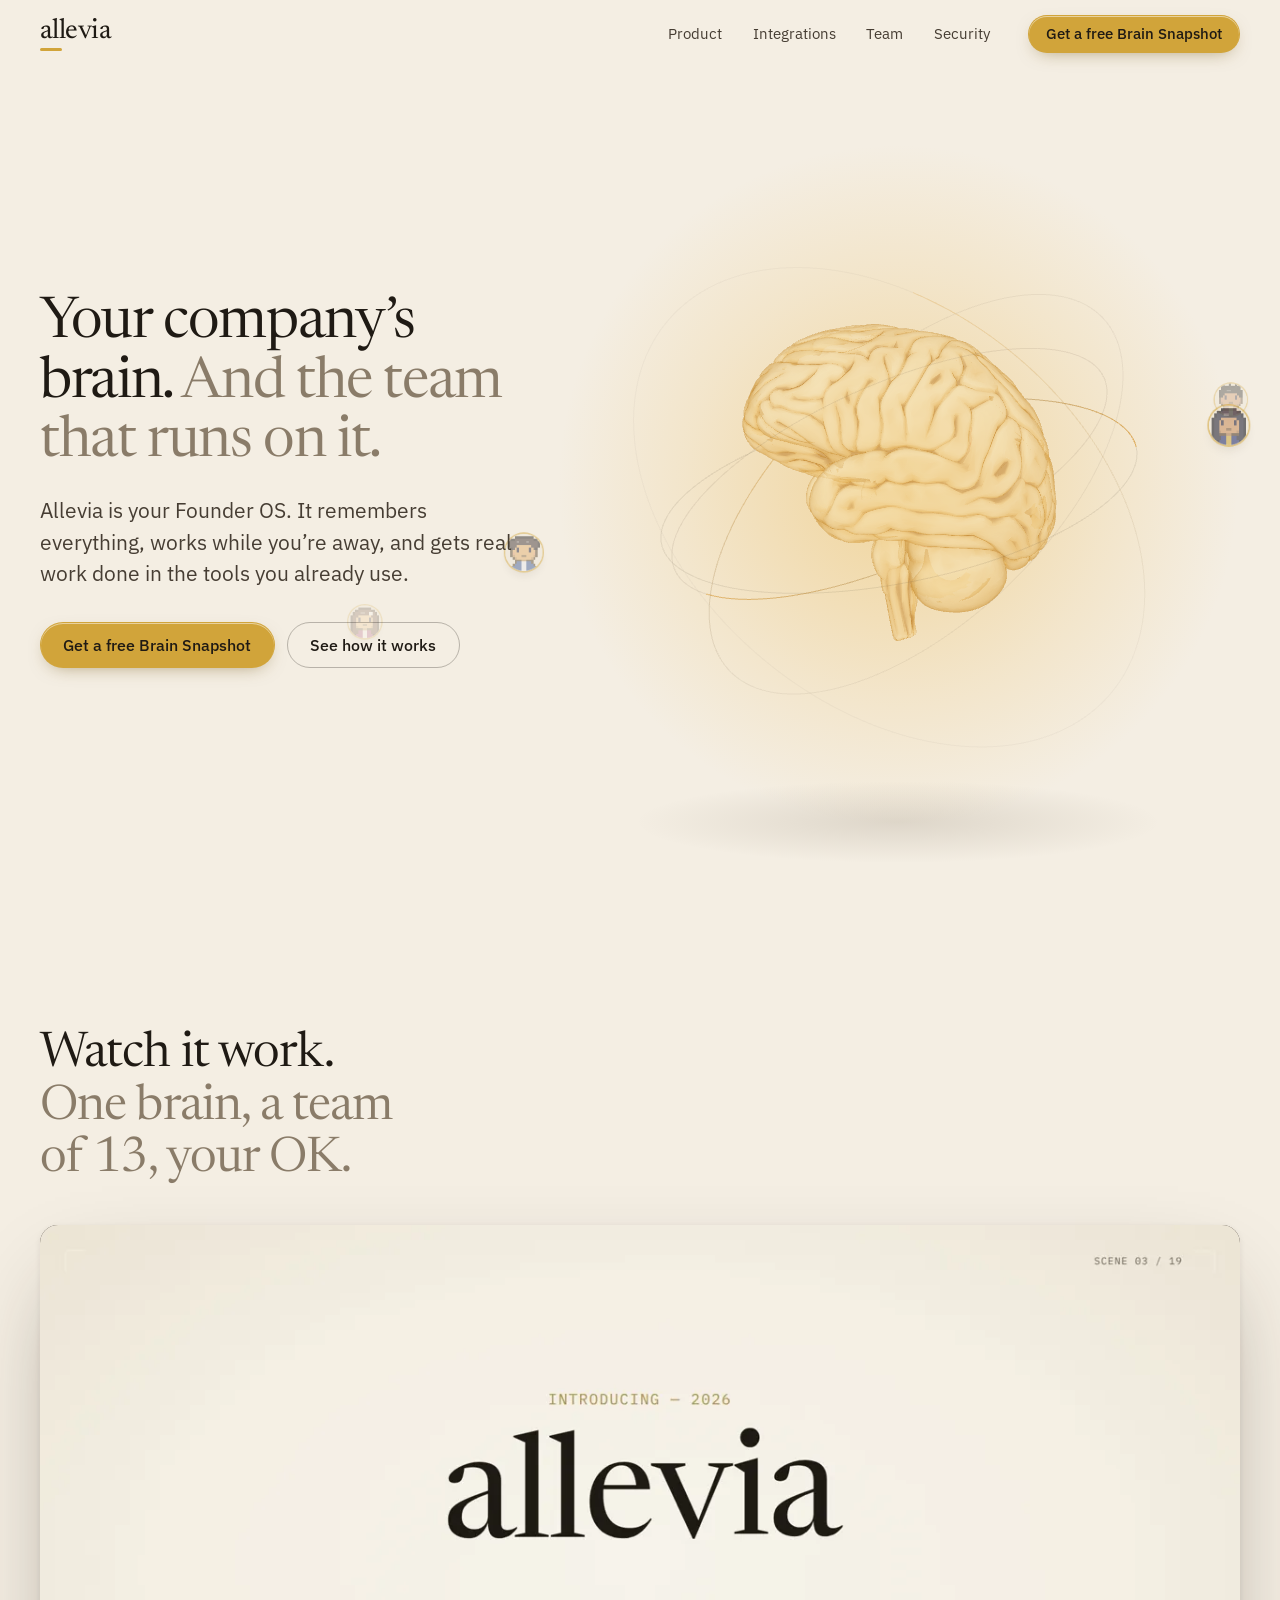
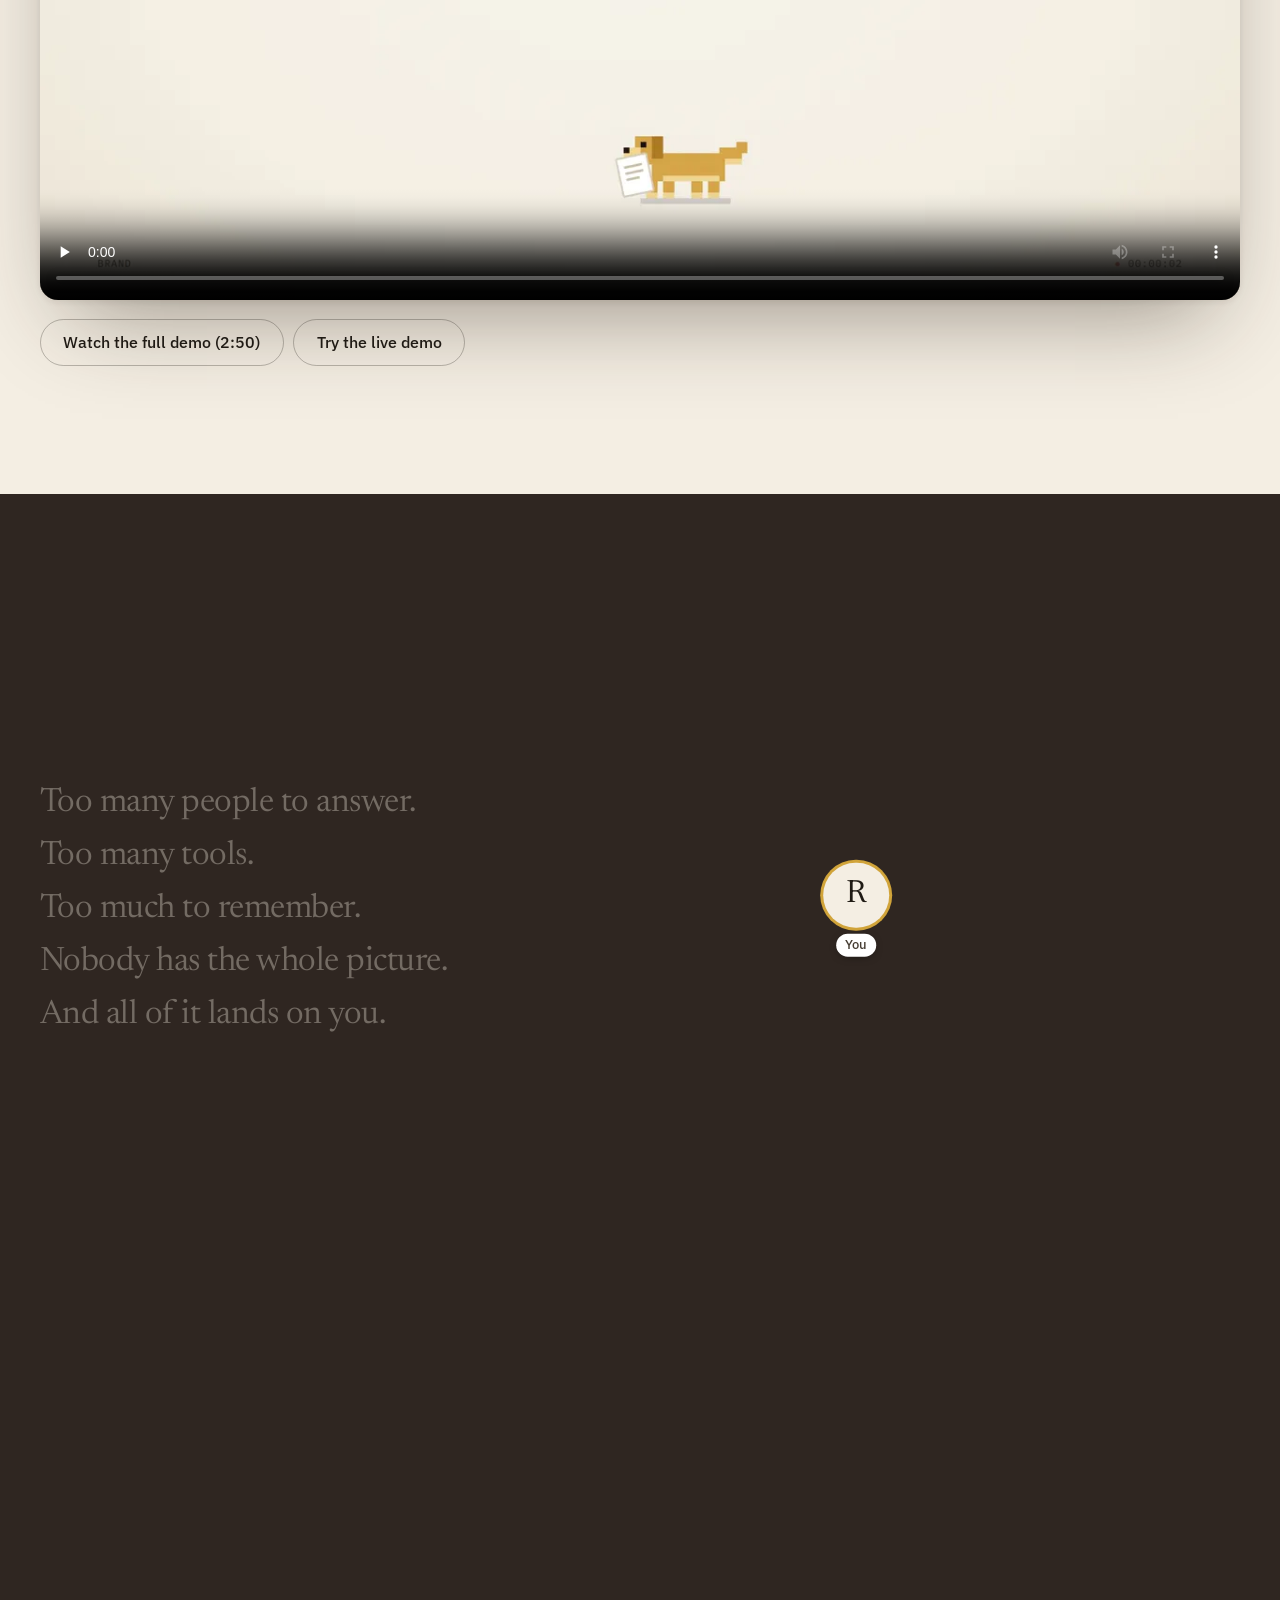
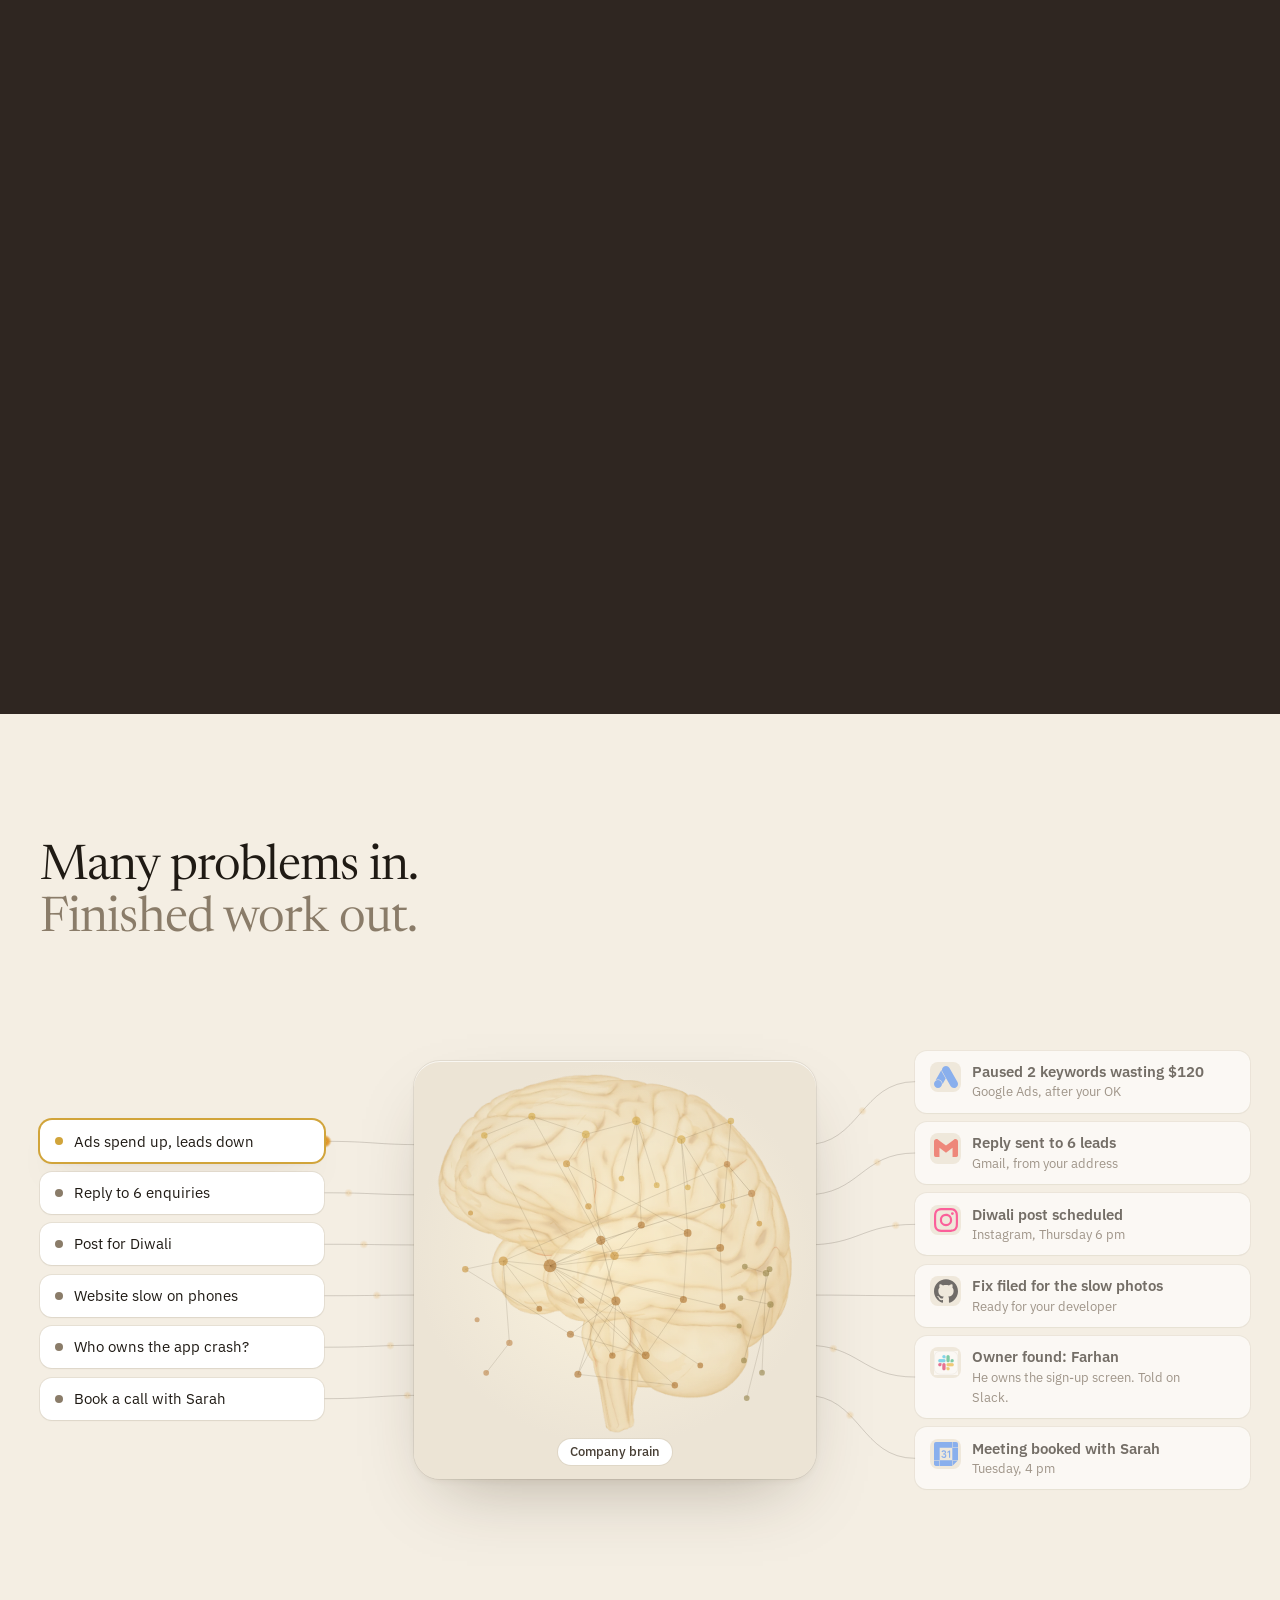
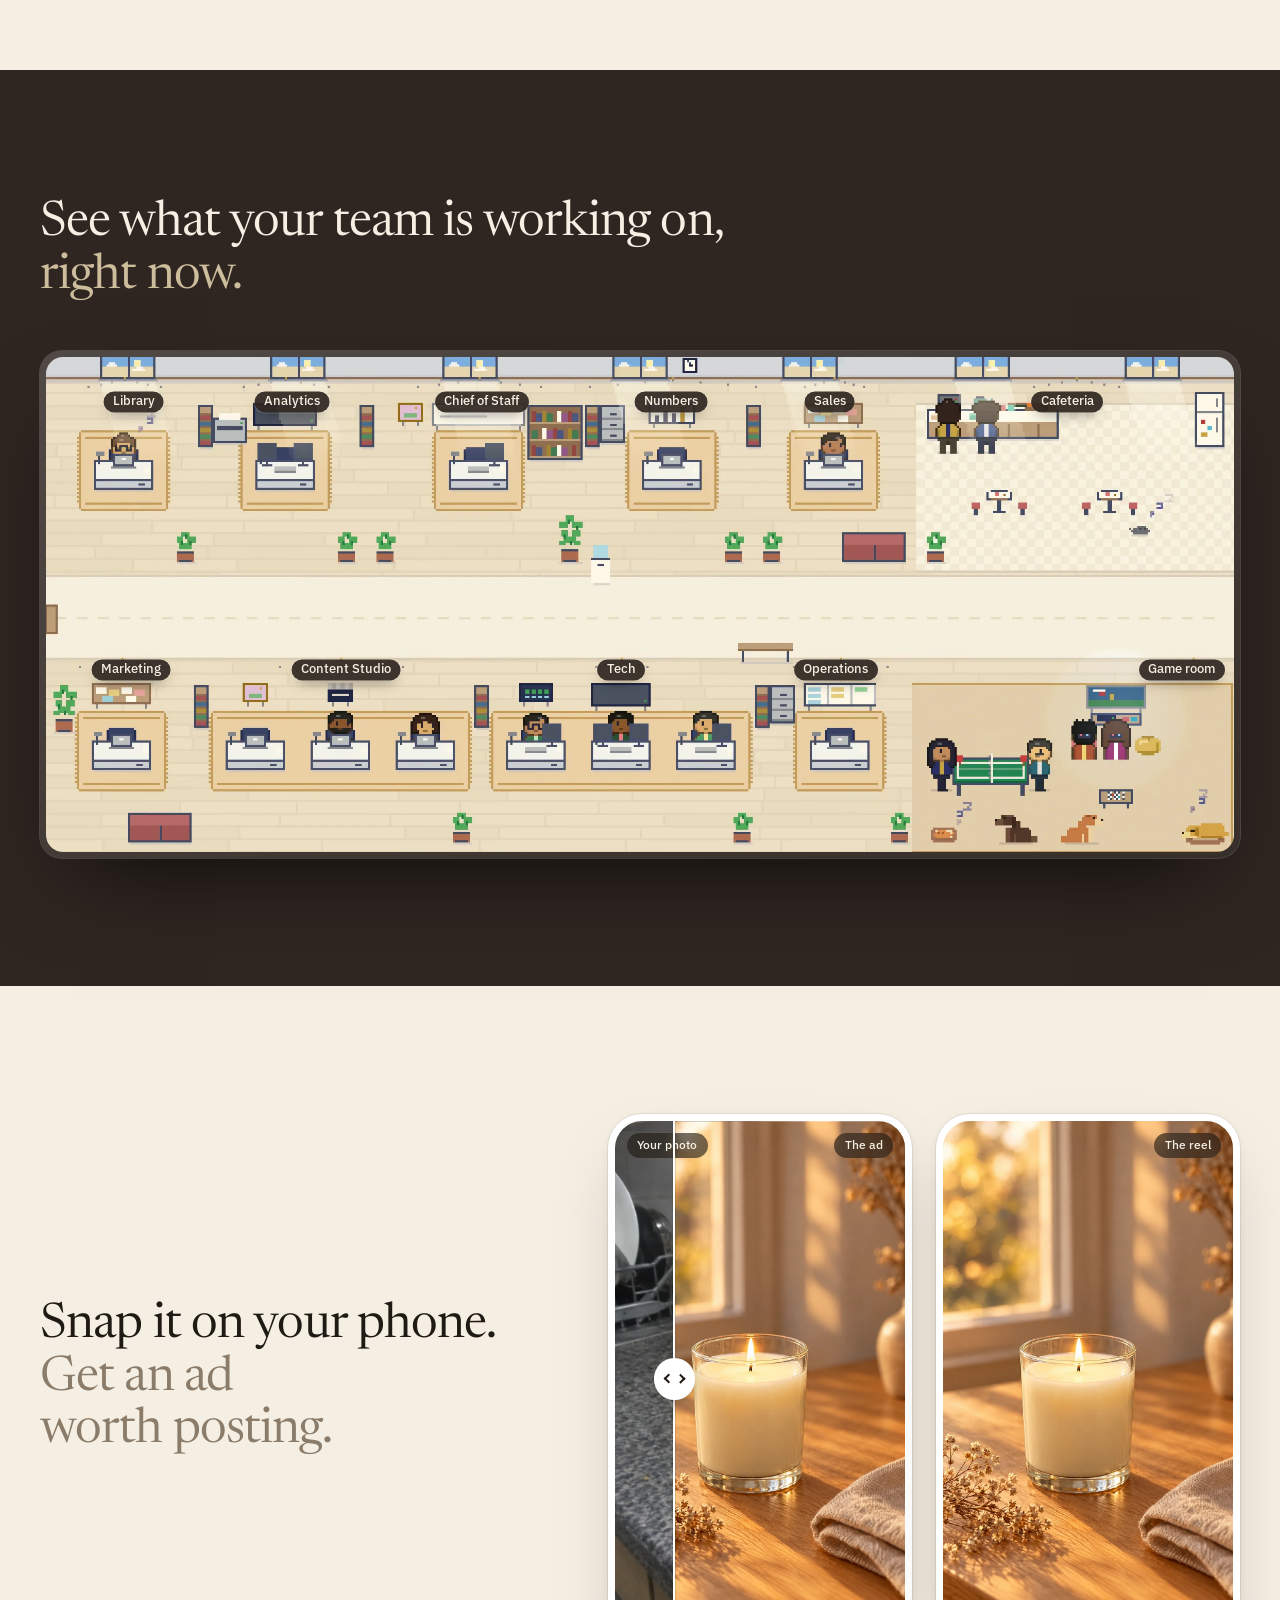
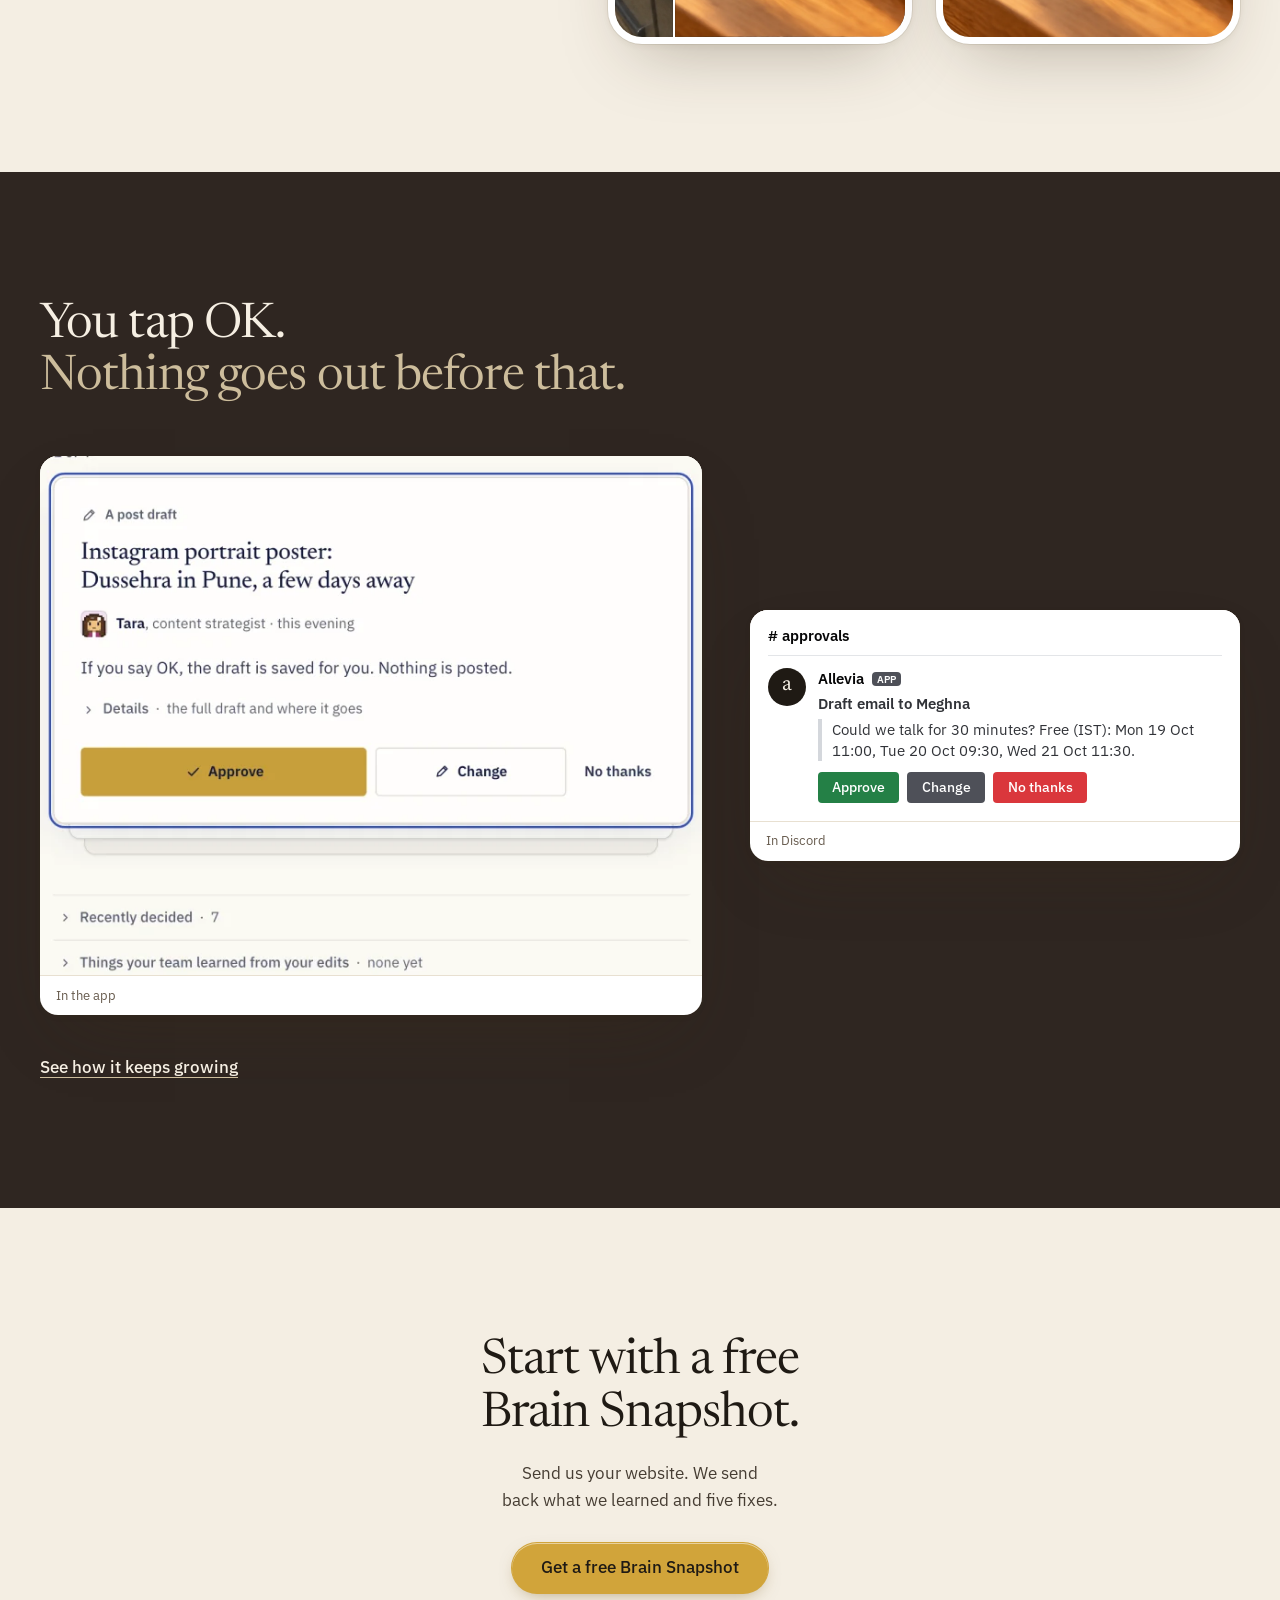
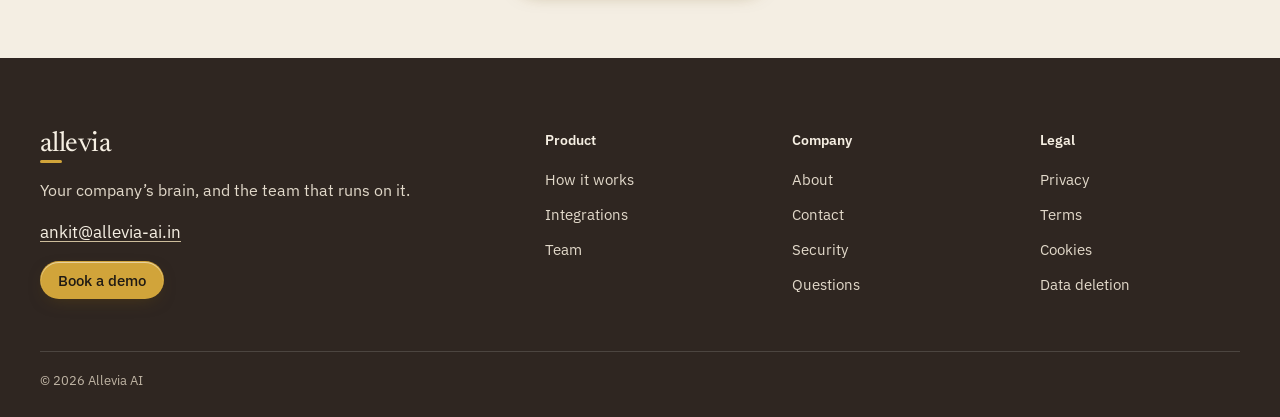
<file: index.html>
<!doctype html>
<html lang="en">
<head>
  <meta charset="utf-8">
  <meta name="viewport" content="width=device-width, initial-scale=1">
  <meta name="robots" content="noindex">
  <title>Allevia: your company’s brain and the team that runs on it</title>
  <meta name="description" content="Allevia is your Founder OS. It remembers everything, works while you’re away, and gets real work done in the tools you already use.">
  <link rel="icon" href="./favicon.svg" type="image/svg+xml">
  <script type="module" crossorigin src="./assets/index-BXqzUVKt.js"></script>
  <link rel="modulepreload" crossorigin href="./assets/entry-caSUvK1j.js">
  <link rel="modulepreload" crossorigin href="./assets/preload-helper-u68-B8g6.js">
  <link rel="stylesheet" crossorigin href="./assets/entry-CpO5kDHT.css">
  <link rel="stylesheet" crossorigin href="./assets/preload-helper-DLw7smXV.css">
  <link rel="stylesheet" crossorigin href="./assets/index-D7O67yxi.css">
</head>
<body class="proto-a">
  <a class="skip" href="#main">Skip to content</a>
<header class="nav" data-nav>
  <div class="wrap nav__in">
    <a class="brand" href="./" aria-label="Allevia, home">allevia</a>
    <nav class="nav__links" id="site-nav" aria-label="Main"><a href="./product/">Product</a><a href="./integrations/">Integrations</a><a href="./team/">Team</a><a href="./security/">Security</a></nav>
    <a class="btn btn-gold btn-sm nav__cta" href="./contact/#snapshot">Get a free Brain Snapshot</a>
    <button class="nav__menu" type="button" aria-expanded="false" aria-controls="site-nav" aria-label="Menu" data-nav-menu><svg width="18" height="18" viewBox="0 0 18 18" fill="none" stroke="currentColor" stroke-width="1.6" stroke-linecap="round" aria-hidden="true"><path d="M3 5.5h12M3 9h12M3 12.5h12"/></svg></button>
  </div>
</header>
  <main id="main">
    <section class="hero" data-hero aria-labelledby="hero-h">
  <div class="hero__stage" data-stage aria-hidden="true">
    <div class="hero__glow" data-glow></div>
    <div class="hero__floor" data-floor></div>
    <img class="hero__still" data-still src="./assets/brain-still-900-Dd5kA89y.webp" srcset="./assets/brain-still-480-C7xgGU3P.webp 480w, ./assets/brain-still-900-Dd5kA89y.webp 900w" sizes="380px" width="900" height="900" alt="" decoding="async" fetchpriority="high">
    <canvas class="hero__canvas" data-canvas></canvas>
    <div class="hero__chips" data-chips><span class="orb-chip orb-chip--agent" data-chip data-kind="agent" data-id="chief-of-staff" data-orbit="0" data-i="0"><span class="orb-chip__face"><svg xmlns="http://www.w3.org/2000/svg" viewBox="0 0 16 16" shape-rendering="crispEdges" aria-hidden="true"><rect x="5" y="1" width="6" height="1" fill="#0e0e18"/><rect x="3" y="2" width="2" height="1" fill="#0e0e18"/><rect x="5" y="2" width="6" height="1" fill="#1B1B2F"/><rect x="11" y="2" width="2" height="1" fill="#0e0e18"/><rect x="2" y="3" width="1" height="1" fill="#0e0e18"/><rect x="3" y="3" width="3" height="1" fill="#1B1B2F"/><rect x="6" y="3" width="2" height="1" fill="#5b5b69"/><rect x="8" y="3" width="5" height="1" fill="#1B1B2F"/><rect x="13" y="3" width="1" height="1" fill="#0e0e18"/><rect x="2" y="4" width="1" height="1" fill="#0e0e18"/><rect x="3" y="4" width="10" height="1" fill="#1B1B2F"/><rect x="13" y="4" width="1" height="1" fill="#0e0e18"/><rect x="1" y="5" width="1" height="1" fill="#0e0e18"/><rect x="2" y="5" width="3" height="1" fill="#1B1B2F"/><rect x="5" y="5" width="6" height="1" fill="#C68B59"/><rect x="11" y="5" width="3" height="1" fill="#1B1B2F"/><rect x="14" y="5" width="1" height="1" fill="#0e0e18"/><rect x="1" y="6" width="1" height="1" fill="#0e0e18"/><rect x="2" y="6" width="2" height="1" fill="#1B1B2F"/><rect x="4" y="6" width="1" height="1" fill="#C68B59"/><rect x="5" y="6" width="1" height="1" fill="#1B1830"/><rect x="6" y="6" width="4" height="1" fill="#C68B59"/><rect x="10" y="6" width="1" height="1" fill="#1B1830"/><rect x="11" y="6" width="1" height="1" fill="#C68B59"/><rect x="12" y="6" width="2" height="1" fill="#1B1B2F"/><rect x="14" y="6" width="1" height="1" fill="#0e0e18"/><rect x="1" y="7" width="1" height="1" fill="#0e0e18"/><rect x="2" y="7" width="2" height="1" fill="#1B1B2F"/><rect x="4" y="7" width="1" height="1" fill="#C68B59"/><rect x="5" y="7" width="1" height="1" fill="#1B1830"/><rect x="6" y="7" width="4" height="1" fill="#C68B59"/><rect x="10" y="7" width="1" height="1" fill="#1B1830"/><rect x="11" y="7" width="1" height="1" fill="#C68B59"/><rect x="12" y="7" width="2" height="1" fill="#1B1B2F"/><rect x="14" y="7" width="1" height="1" fill="#0e0e18"/><rect x="1" y="8" width="1" height="1" fill="#0e0e18"/><rect x="2" y="8" width="2" height="1" fill="#1B1B2F"/><rect x="4" y="8" width="8" height="1" fill="#C68B59"/><rect x="12" y="8" width="2" height="1" fill="#1B1B2F"/><rect x="14" y="8" width="1" height="1" fill="#0e0e18"/><rect x="1" y="9" width="1" height="1" fill="#0e0e18"/><rect x="2" y="9" width="2" height="1" fill="#1B1B2F"/><rect x="4" y="9" width="3" height="1" fill="#C68B59"/><rect x="7" y="9" width="2" height="1" fill="#7b5637"/><rect x="9" y="9" width="3" height="1" fill="#C68B59"/><rect x="12" y="9" width="2" height="1" fill="#1B1B2F"/><rect x="14" y="9" width="1" height="1" fill="#0e0e18"/><rect x="1" y="10" width="1" height="1" fill="#0e0e18"/><rect x="2" y="10" width="2" height="1" fill="#1B1B2F"/><rect x="4" y="10" width="1" height="1" fill="#a6754b"/><rect x="5" y="10" width="6" height="1" fill="#C68B59"/><rect x="11" y="10" width="1" height="1" fill="#a6754b"/><rect x="12" y="10" width="2" height="1" fill="#1B1B2F"/><rect x="14" y="10" width="1" height="1" fill="#0e0e18"/><rect x="1" y="11" width="1" height="1" fill="#0e0e18"/><rect x="2" y="11" width="2" height="1" fill="#1B1B2F"/><rect x="4" y="11" width="3" height="1" fill="#4b3522"/><rect x="7" y="11" width="2" height="1" fill="#a6754b"/><rect x="9" y="11" width="3" height="1" fill="#4b3522"/><rect x="12" y="11" width="2" height="1" fill="#1B1B2F"/><rect x="14" y="11" width="1" height="1" fill="#0e0e18"/><rect x="1" y="12" width="1" height="1" fill="#0e0e18"/><rect x="2" y="12" width="3" height="1" fill="#1B1B2F"/><rect x="5" y="12" width="2" height="1" fill="#1F2A6B"/><rect x="7" y="12" width="2" height="1" fill="#C8A23D"/><rect x="9" y="12" width="2" height="1" fill="#1F2A6B"/><rect x="11" y="12" width="3" height="1" fill="#1B1B2F"/><rect x="14" y="12" width="1" height="1" fill="#0e0e18"/><rect x="1" y="13" width="1" height="1" fill="#0e0e18"/><rect x="2" y="13" width="3" height="1" fill="#1B1B2F"/><rect x="5" y="13" width="2" height="1" fill="#1F2A6B"/><rect x="7" y="13" width="2" height="1" fill="#C8A23D"/><rect x="9" y="13" width="2" height="1" fill="#1F2A6B"/><rect x="11" y="13" width="3" height="1" fill="#1B1B2F"/><rect x="14" y="13" width="1" height="1" fill="#0e0e18"/><rect x="2" y="14" width="2" height="1" fill="#0e0e18"/><rect x="4" y="14" width="3" height="1" fill="#1F2A6B"/><rect x="7" y="14" width="2" height="1" fill="#C8A23D"/><rect x="9" y="14" width="3" height="1" fill="#1F2A6B"/><rect x="12" y="14" width="2" height="1" fill="#0e0e18"/><rect x="2" y="15" width="1" height="1" fill="#4b3522"/><rect x="3" y="15" width="1" height="1" fill="#182153"/><rect x="4" y="15" width="3" height="1" fill="#1F2A6B"/><rect x="7" y="15" width="2" height="1" fill="#C8A23D"/><rect x="9" y="15" width="3" height="1" fill="#1F2A6B"/><rect x="12" y="15" width="1" height="1" fill="#182153"/><rect x="13" y="15" width="1" height="1" fill="#4b3522"/></svg></span><span class="orb-chip__name">The Chief</span></span><span class="orb-chip orb-chip--agent" data-chip data-kind="agent" data-id="data-analyst" data-orbit="0" data-i="1"><span class="orb-chip__face"><svg xmlns="http://www.w3.org/2000/svg" viewBox="0 0 16 16" shape-rendering="crispEdges" aria-hidden="true"><rect x="4" y="1" width="8" height="1" fill="#1e1818"/><rect x="2" y="2" width="2" height="1" fill="#1e1818"/><rect x="4" y="2" width="8" height="1" fill="#3B2F2F"/><rect x="12" y="2" width="2" height="1" fill="#1e1818"/><rect x="1" y="3" width="1" height="1" fill="#1e1818"/><rect x="2" y="3" width="3" height="1" fill="#3B2F2F"/><rect x="5" y="3" width="1" height="1" fill="#726969"/><rect x="6" y="3" width="3" height="1" fill="#3B2F2F"/><rect x="9" y="3" width="1" height="1" fill="#726969"/><rect x="10" y="3" width="4" height="1" fill="#3B2F2F"/><rect x="14" y="3" width="1" height="1" fill="#1e1818"/><rect x="1" y="4" width="1" height="1" fill="#1e1818"/><rect x="2" y="4" width="12" height="1" fill="#3B2F2F"/><rect x="14" y="4" width="1" height="1" fill="#1e1818"/><rect x="1" y="5" width="1" height="1" fill="#1e1818"/><rect x="2" y="5" width="3" height="1" fill="#3B2F2F"/><rect x="5" y="5" width="6" height="1" fill="#E0AC69"/><rect x="11" y="5" width="3" height="1" fill="#3B2F2F"/><rect x="14" y="5" width="1" height="1" fill="#1e1818"/><rect x="2" y="6" width="1" height="1" fill="#1e1818"/><rect x="3" y="6" width="1" height="1" fill="#3B2F2F"/><rect x="4" y="6" width="1" height="1" fill="#E0AC69"/><rect x="5" y="6" width="1" height="1" fill="#1B1830"/><rect x="6" y="6" width="4" height="1" fill="#E0AC69"/><rect x="10" y="6" width="1" height="1" fill="#1B1830"/><rect x="11" y="6" width="1" height="1" fill="#E0AC69"/><rect x="12" y="6" width="1" height="1" fill="#3B2F2F"/><rect x="13" y="6" width="1" height="1" fill="#1e1818"/><rect x="2" y="7" width="1" height="1" fill="#554128"/><rect x="3" y="7" width="2" height="1" fill="#E0AC69"/><rect x="5" y="7" width="1" height="1" fill="#1B1830"/><rect x="6" y="7" width="4" height="1" fill="#E0AC69"/><rect x="10" y="7" width="1" height="1" fill="#1B1830"/><rect x="11" y="7" width="2" height="1" fill="#E0AC69"/><rect x="13" y="7" width="1" height="1" fill="#554128"/><rect x="2" y="8" width="1" height="1" fill="#554128"/><rect x="3" y="8" width="1" height="1" fill="#e09b6e"/><rect x="4" y="8" width="8" height="1" fill="#E0AC69"/><rect x="12" y="8" width="1" height="1" fill="#e09b6e"/><rect x="13" y="8" width="1" height="1" fill="#554128"/><rect x="2" y="9" width="1" height="1" fill="#554128"/><rect x="3" y="9" width="1" height="1" fill="#bc9058"/><rect x="4" y="9" width="3" height="1" fill="#E0AC69"/><rect x="7" y="9" width="2" height="1" fill="#8b6b41"/><rect x="9" y="9" width="3" height="1" fill="#E0AC69"/><rect x="12" y="9" width="1" height="1" fill="#bc9058"/><rect x="13" y="9" width="1" height="1" fill="#554128"/><rect x="3" y="10" width="1" height="1" fill="#554128"/><rect x="4" y="10" width="1" height="1" fill="#bc9058"/><rect x="5" y="10" width="6" height="1" fill="#E0AC69"/><rect x="11" y="10" width="1" height="1" fill="#bc9058"/><rect x="12" y="10" width="1" height="1" fill="#554128"/><rect x="4" y="11" width="3" height="1" fill="#554128"/><rect x="7" y="11" width="2" height="1" fill="#bc9058"/><rect x="9" y="11" width="3" height="1" fill="#554128"/><rect x="4" y="12" width="1" height="1" fill="#554128"/><rect x="5" y="12" width="2" height="1" fill="#3D5A98"/><rect x="7" y="12" width="2" height="1" fill="#E8E8F0"/><rect x="9" y="12" width="2" height="1" fill="#3D5A98"/><rect x="11" y="12" width="1" height="1" fill="#554128"/><rect x="3" y="13" width="1" height="1" fill="#554128"/><rect x="4" y="13" width="3" height="1" fill="#3D5A98"/><rect x="7" y="13" width="2" height="1" fill="#E8E8F0"/><rect x="9" y="13" width="3" height="1" fill="#3D5A98"/><rect x="12" y="13" width="1" height="1" fill="#554128"/><rect x="2" y="14" width="1" height="1" fill="#554128"/><rect x="3" y="14" width="4" height="1" fill="#3D5A98"/><rect x="7" y="14" width="2" height="1" fill="#E8E8F0"/><rect x="9" y="14" width="4" height="1" fill="#3D5A98"/><rect x="13" y="14" width="1" height="1" fill="#554128"/><rect x="2" y="15" width="1" height="1" fill="#554128"/><rect x="3" y="15" width="1" height="1" fill="#304677"/><rect x="4" y="15" width="3" height="1" fill="#3D5A98"/><rect x="7" y="15" width="2" height="1" fill="#E8E8F0"/><rect x="9" y="15" width="3" height="1" fill="#3D5A98"/><rect x="12" y="15" width="1" height="1" fill="#304677"/><rect x="13" y="15" width="1" height="1" fill="#554128"/></svg></span><span class="orb-chip__name">Data Detective</span></span><span class="orb-chip orb-chip--agent" data-chip data-kind="agent" data-id="growth-marketer" data-orbit="1" data-i="2"><span class="orb-chip__face"><svg xmlns="http://www.w3.org/2000/svg" viewBox="0 0 16 16" shape-rendering="crispEdges" aria-hidden="true"><rect x="4" y="0" width="1" height="1" fill="#080808"/><rect x="7" y="0" width="1" height="1" fill="#080808"/><rect x="10" y="0" width="1" height="1" fill="#080808"/><rect x="3" y="1" width="1" height="1" fill="#080808"/><rect x="4" y="1" width="1" height="1" fill="#0F0F0F"/><rect x="5" y="1" width="2" height="1" fill="#080808"/><rect x="7" y="1" width="1" height="1" fill="#0F0F0F"/><rect x="8" y="1" width="2" height="1" fill="#080808"/><rect x="10" y="1" width="1" height="1" fill="#0F0F0F"/><rect x="11" y="1" width="2" height="1" fill="#080808"/><rect x="3" y="2" width="2" height="1" fill="#080808"/><rect x="5" y="2" width="6" height="1" fill="#0F0F0F"/><rect x="11" y="2" width="2" height="1" fill="#080808"/><rect x="2" y="3" width="1" height="1" fill="#080808"/><rect x="3" y="3" width="3" height="1" fill="#0F0F0F"/><rect x="6" y="3" width="2" height="1" fill="#525252"/><rect x="8" y="3" width="5" height="1" fill="#0F0F0F"/><rect x="13" y="3" width="1" height="1" fill="#080808"/><rect x="2" y="4" width="1" height="1" fill="#080808"/><rect x="3" y="4" width="10" height="1" fill="#0F0F0F"/><rect x="13" y="4" width="1" height="1" fill="#080808"/><rect x="2" y="5" width="1" height="1" fill="#080808"/><rect x="3" y="5" width="2" height="1" fill="#0F0F0F"/><rect x="5" y="5" width="6" height="1" fill="#C68B59"/><rect x="11" y="5" width="2" height="1" fill="#0F0F0F"/><rect x="13" y="5" width="1" height="1" fill="#080808"/><rect x="2" y="6" width="1" height="1" fill="#080808"/><rect x="3" y="6" width="1" height="1" fill="#0F0F0F"/><rect x="4" y="6" width="1" height="1" fill="#C68B59"/><rect x="5" y="6" width="1" height="1" fill="#1B1830"/><rect x="6" y="6" width="4" height="1" fill="#C68B59"/><rect x="10" y="6" width="1" height="1" fill="#1B1830"/><rect x="11" y="6" width="1" height="1" fill="#C68B59"/><rect x="12" y="6" width="1" height="1" fill="#0F0F0F"/><rect x="13" y="6" width="1" height="1" fill="#080808"/><rect x="2" y="7" width="1" height="1" fill="#4b3522"/><rect x="3" y="7" width="2" height="1" fill="#C68B59"/><rect x="5" y="7" width="1" height="1" fill="#1B1830"/><rect x="6" y="7" width="4" height="1" fill="#C68B59"/><rect x="10" y="7" width="1" height="1" fill="#1B1830"/><rect x="11" y="7" width="2" height="1" fill="#C68B59"/><rect x="13" y="7" width="1" height="1" fill="#4b3522"/><rect x="2" y="8" width="1" height="1" fill="#4b3522"/><rect x="3" y="8" width="1" height="1" fill="#cd8362"/><rect x="4" y="8" width="8" height="1" fill="#C68B59"/><rect x="12" y="8" width="1" height="1" fill="#cd8362"/><rect x="13" y="8" width="1" height="1" fill="#4b3522"/><rect x="2" y="9" width="1" height="1" fill="#4b3522"/><rect x="3" y="9" width="1" height="1" fill="#a6754b"/><rect x="4" y="9" width="3" height="1" fill="#C68B59"/><rect x="7" y="9" width="2" height="1" fill="#7b5637"/><rect x="9" y="9" width="3" height="1" fill="#C68B59"/><rect x="12" y="9" width="1" height="1" fill="#a6754b"/><rect x="13" y="9" width="1" height="1" fill="#4b3522"/><rect x="3" y="10" width="1" height="1" fill="#4b3522"/><rect x="4" y="10" width="1" height="1" fill="#a6754b"/><rect x="5" y="10" width="6" height="1" fill="#C68B59"/><rect x="11" y="10" width="1" height="1" fill="#a6754b"/><rect x="12" y="10" width="1" height="1" fill="#4b3522"/><rect x="4" y="11" width="3" height="1" fill="#4b3522"/><rect x="7" y="11" width="2" height="1" fill="#a6754b"/><rect x="9" y="11" width="3" height="1" fill="#4b3522"/><rect x="4" y="12" width="1" height="1" fill="#4b3522"/><rect x="5" y="12" width="2" height="1" fill="#B5542D"/><rect x="7" y="12" width="2" height="1" fill="#F2D16B"/><rect x="9" y="12" width="2" height="1" fill="#B5542D"/><rect x="11" y="12" width="1" height="1" fill="#4b3522"/><rect x="3" y="13" width="1" height="1" fill="#4b3522"/><rect x="4" y="13" width="3" height="1" fill="#B5542D"/><rect x="7" y="13" width="2" height="1" fill="#F2D16B"/><rect x="9" y="13" width="3" height="1" fill="#B5542D"/><rect x="12" y="13" width="1" height="1" fill="#4b3522"/><rect x="2" y="14" width="1" height="1" fill="#4b3522"/><rect x="3" y="14" width="4" height="1" fill="#B5542D"/><rect x="7" y="14" width="2" height="1" fill="#F2D16B"/><rect x="9" y="14" width="4" height="1" fill="#B5542D"/><rect x="13" y="14" width="1" height="1" fill="#4b3522"/><rect x="2" y="15" width="1" height="1" fill="#4b3522"/><rect x="3" y="15" width="1" height="1" fill="#8d4223"/><rect x="4" y="15" width="3" height="1" fill="#B5542D"/><rect x="7" y="15" width="2" height="1" fill="#F2D16B"/><rect x="9" y="15" width="3" height="1" fill="#B5542D"/><rect x="12" y="15" width="1" height="1" fill="#8d4223"/><rect x="13" y="15" width="1" height="1" fill="#4b3522"/></svg></span><span class="orb-chip__name">Growth Hacker</span></span><span class="orb-chip orb-chip--agent" data-chip data-kind="agent" data-id="content-strategist" data-orbit="1" data-i="3"><span class="orb-chip__face"><svg xmlns="http://www.w3.org/2000/svg" viewBox="0 0 16 16" shape-rendering="crispEdges" aria-hidden="true"><rect x="5" y="1" width="6" height="1" fill="#2d1c13"/><rect x="3" y="2" width="2" height="1" fill="#2d1c13"/><rect x="5" y="2" width="6" height="1" fill="#5A3825"/><rect x="11" y="2" width="2" height="1" fill="#2d1c13"/><rect x="2" y="3" width="1" height="1" fill="#2d1c13"/><rect x="3" y="3" width="3" height="1" fill="#5A3825"/><rect x="6" y="3" width="2" height="1" fill="#887062"/><rect x="8" y="3" width="2" height="1" fill="#5A3825"/><rect x="10" y="3" width="2" height="1" fill="#FFFFFF"/><rect x="12" y="3" width="1" height="1" fill="#5A3825"/><rect x="13" y="3" width="1" height="1" fill="#2d1c13"/><rect x="2" y="4" width="1" height="1" fill="#2d1c13"/><rect x="3" y="4" width="7" height="1" fill="#5A3825"/><rect x="10" y="4" width="2" height="1" fill="#FFFFFF"/><rect x="12" y="4" width="1" height="1" fill="#5A3825"/><rect x="13" y="4" width="1" height="1" fill="#2d1c13"/><rect x="1" y="5" width="1" height="1" fill="#2d1c13"/><rect x="2" y="5" width="3" height="1" fill="#5A3825"/><rect x="5" y="5" width="6" height="1" fill="#F1C27D"/><rect x="11" y="5" width="3" height="1" fill="#5A3825"/><rect x="14" y="5" width="1" height="1" fill="#2d1c13"/><rect x="1" y="6" width="1" height="1" fill="#2d1c13"/><rect x="2" y="6" width="2" height="1" fill="#5A3825"/><rect x="4" y="6" width="1" height="1" fill="#F1C27D"/><rect x="5" y="6" width="1" height="1" fill="#1B1830"/><rect x="6" y="6" width="4" height="1" fill="#F1C27D"/><rect x="10" y="6" width="1" height="1" fill="#1B1830"/><rect x="11" y="6" width="1" height="1" fill="#F1C27D"/><rect x="12" y="6" width="2" height="1" fill="#5A3825"/><rect x="14" y="6" width="1" height="1" fill="#2d1c13"/><rect x="1" y="7" width="1" height="1" fill="#2d1c13"/><rect x="2" y="7" width="2" height="1" fill="#5A3825"/><rect x="4" y="7" width="1" height="1" fill="#F1C27D"/><rect x="5" y="7" width="1" height="1" fill="#1B1830"/><rect x="6" y="7" width="4" height="1" fill="#F1C27D"/><rect x="10" y="7" width="1" height="1" fill="#1B1830"/><rect x="11" y="7" width="1" height="1" fill="#F1C27D"/><rect x="12" y="7" width="2" height="1" fill="#5A3825"/><rect x="14" y="7" width="1" height="1" fill="#2d1c13"/><rect x="1" y="8" width="1" height="1" fill="#2d1c13"/><rect x="2" y="8" width="2" height="1" fill="#5A3825"/><rect x="4" y="8" width="8" height="1" fill="#F1C27D"/><rect x="12" y="8" width="2" height="1" fill="#5A3825"/><rect x="14" y="8" width="1" height="1" fill="#2d1c13"/><rect x="1" y="9" width="1" height="1" fill="#2d1c13"/><rect x="2" y="9" width="2" height="1" fill="#5A3825"/><rect x="4" y="9" width="3" height="1" fill="#F1C27D"/><rect x="7" y="9" width="2" height="1" fill="#95784e"/><rect x="9" y="9" width="3" height="1" fill="#F1C27D"/><rect x="12" y="9" width="2" height="1" fill="#5A3825"/><rect x="14" y="9" width="1" height="1" fill="#2d1c13"/><rect x="1" y="10" width="1" height="1" fill="#2d1c13"/><rect x="2" y="10" width="2" height="1" fill="#5A3825"/><rect x="4" y="10" width="1" height="1" fill="#caa369"/><rect x="5" y="10" width="6" height="1" fill="#F1C27D"/><rect x="11" y="10" width="1" height="1" fill="#caa369"/><rect x="12" y="10" width="2" height="1" fill="#5A3825"/><rect x="14" y="10" width="1" height="1" fill="#2d1c13"/><rect x="1" y="11" width="1" height="1" fill="#2d1c13"/><rect x="2" y="11" width="2" height="1" fill="#5A3825"/><rect x="4" y="11" width="3" height="1" fill="#5c4a30"/><rect x="7" y="11" width="2" height="1" fill="#caa369"/><rect x="9" y="11" width="3" height="1" fill="#5c4a30"/><rect x="12" y="11" width="2" height="1" fill="#5A3825"/><rect x="14" y="11" width="1" height="1" fill="#2d1c13"/><rect x="1" y="12" width="1" height="1" fill="#2d1c13"/><rect x="2" y="12" width="3" height="1" fill="#5A3825"/><rect x="5" y="12" width="2" height="1" fill="#A23B72"/><rect x="7" y="12" width="2" height="1" fill="#FFFFFF"/><rect x="9" y="12" width="2" height="1" fill="#A23B72"/><rect x="11" y="12" width="3" height="1" fill="#5A3825"/><rect x="14" y="12" width="1" height="1" fill="#2d1c13"/><rect x="1" y="13" width="1" height="1" fill="#2d1c13"/><rect x="2" y="13" width="3" height="1" fill="#5A3825"/><rect x="5" y="13" width="2" height="1" fill="#A23B72"/><rect x="7" y="13" width="2" height="1" fill="#FFFFFF"/><rect x="9" y="13" width="2" height="1" fill="#A23B72"/><rect x="11" y="13" width="3" height="1" fill="#5A3825"/><rect x="14" y="13" width="1" height="1" fill="#2d1c13"/><rect x="2" y="14" width="2" height="1" fill="#2d1c13"/><rect x="4" y="14" width="3" height="1" fill="#A23B72"/><rect x="7" y="14" width="2" height="1" fill="#FFFFFF"/><rect x="9" y="14" width="3" height="1" fill="#A23B72"/><rect x="12" y="14" width="2" height="1" fill="#2d1c13"/><rect x="2" y="15" width="1" height="1" fill="#5c4a30"/><rect x="3" y="15" width="1" height="1" fill="#7e2e59"/><rect x="4" y="15" width="3" height="1" fill="#A23B72"/><rect x="7" y="15" width="2" height="1" fill="#FFFFFF"/><rect x="9" y="15" width="3" height="1" fill="#A23B72"/><rect x="12" y="15" width="1" height="1" fill="#7e2e59"/><rect x="13" y="15" width="1" height="1" fill="#5c4a30"/></svg></span><span class="orb-chip__name">Miss Influencer</span></span><span class="orb-chip orb-chip--agent" data-chip data-kind="agent" data-id="sales-lead" data-orbit="2" data-i="4"><span class="orb-chip__face"><svg xmlns="http://www.w3.org/2000/svg" viewBox="0 0 16 16" shape-rendering="crispEdges" aria-hidden="true"><rect x="5" y="1" width="6" height="1" fill="#0d0908"/><rect x="3" y="2" width="2" height="1" fill="#0d0908"/><rect x="5" y="2" width="6" height="1" fill="#1A1210"/><rect x="11" y="2" width="2" height="1" fill="#0d0908"/><rect x="2" y="3" width="1" height="1" fill="#0d0908"/><rect x="3" y="3" width="3" height="1" fill="#1A1210"/><rect x="6" y="3" width="2" height="1" fill="#5a5453"/><rect x="8" y="3" width="5" height="1" fill="#1A1210"/><rect x="13" y="3" width="1" height="1" fill="#0d0908"/><rect x="2" y="4" width="1" height="1" fill="#0d0908"/><rect x="3" y="4" width="10" height="1" fill="#1A1210"/><rect x="13" y="4" width="1" height="1" fill="#0d0908"/><rect x="2" y="5" width="1" height="1" fill="#0d0908"/><rect x="3" y="5" width="2" height="1" fill="#1A1210"/><rect x="5" y="5" width="6" height="1" fill="#B5764A"/><rect x="11" y="5" width="2" height="1" fill="#1A1210"/><rect x="13" y="5" width="1" height="1" fill="#0d0908"/><rect x="2" y="6" width="1" height="1" fill="#0d0908"/><rect x="3" y="6" width="1" height="1" fill="#1A1210"/><rect x="4" y="6" width="1" height="1" fill="#B5764A"/><rect x="5" y="6" width="1" height="1" fill="#1B1830"/><rect x="6" y="6" width="4" height="1" fill="#B5764A"/><rect x="10" y="6" width="1" height="1" fill="#1B1830"/><rect x="11" y="6" width="1" height="1" fill="#B5764A"/><rect x="12" y="6" width="1" height="1" fill="#1A1210"/><rect x="13" y="6" width="1" height="1" fill="#0d0908"/><rect x="2" y="7" width="1" height="1" fill="#452d1c"/><rect x="3" y="7" width="2" height="1" fill="#B5764A"/><rect x="5" y="7" width="1" height="1" fill="#1B1830"/><rect x="6" y="7" width="4" height="1" fill="#B5764A"/><rect x="10" y="7" width="1" height="1" fill="#1B1830"/><rect x="11" y="7" width="2" height="1" fill="#B5764A"/><rect x="13" y="7" width="1" height="1" fill="#452d1c"/><rect x="2" y="8" width="1" height="1" fill="#452d1c"/><rect x="3" y="8" width="1" height="1" fill="#c17457"/><rect x="4" y="8" width="8" height="1" fill="#B5764A"/><rect x="12" y="8" width="1" height="1" fill="#c17457"/><rect x="13" y="8" width="1" height="1" fill="#452d1c"/><rect x="2" y="9" width="1" height="1" fill="#452d1c"/><rect x="3" y="9" width="1" height="1" fill="#98633e"/><rect x="4" y="9" width="3" height="1" fill="#B5764A"/><rect x="7" y="9" width="2" height="1" fill="#70492e"/><rect x="9" y="9" width="3" height="1" fill="#B5764A"/><rect x="12" y="9" width="1" height="1" fill="#98633e"/><rect x="13" y="9" width="1" height="1" fill="#452d1c"/><rect x="3" y="10" width="1" height="1" fill="#452d1c"/><rect x="4" y="10" width="1" height="1" fill="#98633e"/><rect x="5" y="10" width="6" height="1" fill="#B5764A"/><rect x="11" y="10" width="1" height="1" fill="#98633e"/><rect x="12" y="10" width="1" height="1" fill="#452d1c"/><rect x="4" y="11" width="3" height="1" fill="#452d1c"/><rect x="7" y="11" width="2" height="1" fill="#98633e"/><rect x="9" y="11" width="3" height="1" fill="#452d1c"/><rect x="4" y="12" width="1" height="1" fill="#452d1c"/><rect x="5" y="12" width="2" height="1" fill="#2F7D4F"/><rect x="7" y="12" width="2" height="1" fill="#F6E27F"/><rect x="9" y="12" width="2" height="1" fill="#2F7D4F"/><rect x="11" y="12" width="1" height="1" fill="#452d1c"/><rect x="3" y="13" width="1" height="1" fill="#452d1c"/><rect x="4" y="13" width="3" height="1" fill="#2F7D4F"/><rect x="7" y="13" width="2" height="1" fill="#F6E27F"/><rect x="9" y="13" width="3" height="1" fill="#2F7D4F"/><rect x="12" y="13" width="1" height="1" fill="#452d1c"/><rect x="2" y="14" width="1" height="1" fill="#452d1c"/><rect x="3" y="14" width="4" height="1" fill="#2F7D4F"/><rect x="7" y="14" width="2" height="1" fill="#F6E27F"/><rect x="9" y="14" width="4" height="1" fill="#2F7D4F"/><rect x="13" y="14" width="1" height="1" fill="#452d1c"/><rect x="2" y="15" width="1" height="1" fill="#452d1c"/><rect x="3" y="15" width="1" height="1" fill="#25623e"/><rect x="4" y="15" width="3" height="1" fill="#2F7D4F"/><rect x="7" y="15" width="2" height="1" fill="#F6E27F"/><rect x="9" y="15" width="3" height="1" fill="#2F7D4F"/><rect x="12" y="15" width="1" height="1" fill="#25623e"/><rect x="13" y="15" width="1" height="1" fill="#452d1c"/></svg></span><span class="orb-chip__name">Deal Closer</span></span><span class="orb-chip orb-chip--agent" data-chip data-kind="agent" data-id="tech-lead" data-orbit="2" data-i="5"><span class="orb-chip__face"><svg xmlns="http://www.w3.org/2000/svg" viewBox="0 0 16 16" shape-rendering="crispEdges" aria-hidden="true"><rect x="5" y="1" width="6" height="1" fill="#0e0e0e"/><rect x="3" y="2" width="2" height="1" fill="#0e0e0e"/><rect x="5" y="2" width="6" height="1" fill="#1C1C1C"/><rect x="11" y="2" width="2" height="1" fill="#0e0e0e"/><rect x="2" y="3" width="1" height="1" fill="#0e0e0e"/><rect x="3" y="3" width="6" height="1" fill="#1C1C1C"/><rect x="9" y="3" width="2" height="1" fill="#5c5c5c"/><rect x="11" y="3" width="2" height="1" fill="#1C1C1C"/><rect x="13" y="3" width="1" height="1" fill="#0e0e0e"/><rect x="2" y="4" width="1" height="1" fill="#0e0e0e"/><rect x="3" y="4" width="7" height="1" fill="#1C1C1C"/><rect x="10" y="4" width="2" height="1" fill="#C68B59"/><rect x="12" y="4" width="1" height="1" fill="#1C1C1C"/><rect x="13" y="4" width="1" height="1" fill="#0e0e0e"/><rect x="2" y="5" width="1" height="1" fill="#0e0e0e"/><rect x="3" y="5" width="2" height="1" fill="#1C1C1C"/><rect x="5" y="5" width="7" height="1" fill="#C68B59"/><rect x="12" y="5" width="1" height="1" fill="#1C1C1C"/><rect x="13" y="5" width="1" height="1" fill="#0e0e0e"/><rect x="2" y="6" width="1" height="1" fill="#0e0e0e"/><rect x="3" y="6" width="1" height="1" fill="#1C1C1C"/><rect x="4" y="6" width="1" height="1" fill="#22223A"/><rect x="5" y="6" width="1" height="1" fill="#1B1830"/><rect x="6" y="6" width="4" height="1" fill="#22223A"/><rect x="10" y="6" width="1" height="1" fill="#1B1830"/><rect x="11" y="6" width="1" height="1" fill="#22223A"/><rect x="12" y="6" width="1" height="1" fill="#1C1C1C"/><rect x="13" y="6" width="1" height="1" fill="#0e0e0e"/><rect x="2" y="7" width="1" height="1" fill="#4b3522"/><rect x="3" y="7" width="1" height="1" fill="#C68B59"/><rect x="4" y="7" width="1" height="1" fill="#22223A"/><rect x="5" y="7" width="1" height="1" fill="#1B1830"/><rect x="6" y="7" width="1" height="1" fill="#22223A"/><rect x="7" y="7" width="2" height="1" fill="#C68B59"/><rect x="9" y="7" width="1" height="1" fill="#22223A"/><rect x="10" y="7" width="1" height="1" fill="#1B1830"/><rect x="11" y="7" width="1" height="1" fill="#22223A"/><rect x="12" y="7" width="1" height="1" fill="#C68B59"/><rect x="13" y="7" width="1" height="1" fill="#4b3522"/><rect x="2" y="8" width="1" height="1" fill="#4b3522"/><rect x="3" y="8" width="1" height="1" fill="#cd8362"/><rect x="4" y="8" width="3" height="1" fill="#22223A"/><rect x="7" y="8" width="2" height="1" fill="#C68B59"/><rect x="9" y="8" width="3" height="1" fill="#22223A"/><rect x="12" y="8" width="1" height="1" fill="#cd8362"/><rect x="13" y="8" width="1" height="1" fill="#4b3522"/><rect x="2" y="9" width="1" height="1" fill="#4b3522"/><rect x="3" y="9" width="1" height="1" fill="#a6754b"/><rect x="4" y="9" width="3" height="1" fill="#C68B59"/><rect x="7" y="9" width="2" height="1" fill="#7b5637"/><rect x="9" y="9" width="3" height="1" fill="#C68B59"/><rect x="12" y="9" width="1" height="1" fill="#a6754b"/><rect x="13" y="9" width="1" height="1" fill="#4b3522"/><rect x="3" y="10" width="1" height="1" fill="#4b3522"/><rect x="4" y="10" width="1" height="1" fill="#a6754b"/><rect x="5" y="10" width="6" height="1" fill="#C68B59"/><rect x="11" y="10" width="1" height="1" fill="#a6754b"/><rect x="12" y="10" width="1" height="1" fill="#4b3522"/><rect x="4" y="11" width="3" height="1" fill="#4b3522"/><rect x="7" y="11" width="2" height="1" fill="#a6754b"/><rect x="9" y="11" width="3" height="1" fill="#4b3522"/><rect x="4" y="12" width="1" height="1" fill="#4b3522"/><rect x="5" y="12" width="2" height="1" fill="#2D6A4F"/><rect x="7" y="12" width="2" height="1" fill="#B7E4C7"/><rect x="9" y="12" width="2" height="1" fill="#2D6A4F"/><rect x="11" y="12" width="1" height="1" fill="#4b3522"/><rect x="3" y="13" width="1" height="1" fill="#4b3522"/><rect x="4" y="13" width="3" height="1" fill="#2D6A4F"/><rect x="7" y="13" width="2" height="1" fill="#B7E4C7"/><rect x="9" y="13" width="3" height="1" fill="#2D6A4F"/><rect x="12" y="13" width="1" height="1" fill="#4b3522"/><rect x="2" y="14" width="1" height="1" fill="#4b3522"/><rect x="3" y="14" width="4" height="1" fill="#2D6A4F"/><rect x="7" y="14" width="2" height="1" fill="#B7E4C7"/><rect x="9" y="14" width="4" height="1" fill="#2D6A4F"/><rect x="13" y="14" width="1" height="1" fill="#4b3522"/><rect x="2" y="15" width="1" height="1" fill="#4b3522"/><rect x="3" y="15" width="1" height="1" fill="#23533e"/><rect x="4" y="15" width="3" height="1" fill="#2D6A4F"/><rect x="7" y="15" width="2" height="1" fill="#B7E4C7"/><rect x="9" y="15" width="3" height="1" fill="#2D6A4F"/><rect x="12" y="15" width="1" height="1" fill="#23533e"/><rect x="13" y="15" width="1" height="1" fill="#4b3522"/></svg></span><span class="orb-chip__name">Techie</span></span><span class="orb-chip orb-chip--agent" data-chip data-kind="agent" data-id="oncall-engineer" data-orbit="3" data-i="6"><span class="orb-chip__face"><svg xmlns="http://www.w3.org/2000/svg" viewBox="0 0 16 16" shape-rendering="crispEdges" aria-hidden="true"><rect x="5" y="1" width="6" height="1" fill="#090706"/><rect x="3" y="2" width="2" height="1" fill="#090706"/><rect x="5" y="2" width="6" height="1" fill="#120E0B"/><rect x="11" y="2" width="2" height="1" fill="#090706"/><rect x="2" y="3" width="1" height="1" fill="#090706"/><rect x="3" y="3" width="3" height="1" fill="#120E0B"/><rect x="6" y="3" width="2" height="1" fill="#54514f"/><rect x="8" y="3" width="5" height="1" fill="#120E0B"/><rect x="13" y="3" width="1" height="1" fill="#090706"/><rect x="2" y="4" width="1" height="1" fill="#090706"/><rect x="3" y="4" width="10" height="1" fill="#120E0B"/><rect x="13" y="4" width="1" height="1" fill="#090706"/><rect x="2" y="5" width="1" height="1" fill="#090706"/><rect x="3" y="5" width="2" height="1" fill="#120E0B"/><rect x="5" y="5" width="6" height="1" fill="#8D5524"/><rect x="11" y="5" width="2" height="1" fill="#120E0B"/><rect x="13" y="5" width="1" height="1" fill="#090706"/><rect x="2" y="6" width="1" height="1" fill="#090706"/><rect x="3" y="6" width="1" height="1" fill="#120E0B"/><rect x="4" y="6" width="1" height="1" fill="#8D5524"/><rect x="5" y="6" width="1" height="1" fill="#1B1830"/><rect x="6" y="6" width="4" height="1" fill="#8D5524"/><rect x="10" y="6" width="1" height="1" fill="#1B1830"/><rect x="11" y="6" width="1" height="1" fill="#8D5524"/><rect x="12" y="6" width="1" height="1" fill="#120E0B"/><rect x="13" y="6" width="1" height="1" fill="#090706"/><rect x="2" y="7" width="1" height="1" fill="#36200e"/><rect x="3" y="7" width="2" height="1" fill="#8D5524"/><rect x="5" y="7" width="1" height="1" fill="#1B1830"/><rect x="6" y="7" width="4" height="1" fill="#8D5524"/><rect x="10" y="7" width="1" height="1" fill="#1B1830"/><rect x="11" y="7" width="2" height="1" fill="#8D5524"/><rect x="13" y="7" width="1" height="1" fill="#36200e"/><rect x="2" y="8" width="1" height="1" fill="#36200e"/><rect x="3" y="8" width="1" height="1" fill="#a45d3c"/><rect x="4" y="8" width="8" height="1" fill="#8D5524"/><rect x="12" y="8" width="1" height="1" fill="#a45d3c"/><rect x="13" y="8" width="1" height="1" fill="#36200e"/><rect x="2" y="9" width="1" height="1" fill="#36200e"/><rect x="3" y="9" width="1" height="1" fill="#76471e"/><rect x="4" y="9" width="3" height="1" fill="#8D5524"/><rect x="7" y="9" width="2" height="1" fill="#573516"/><rect x="9" y="9" width="3" height="1" fill="#8D5524"/><rect x="12" y="9" width="1" height="1" fill="#76471e"/><rect x="13" y="9" width="1" height="1" fill="#36200e"/><rect x="3" y="10" width="1" height="1" fill="#36200e"/><rect x="4" y="10" width="1" height="1" fill="#76471e"/><rect x="5" y="10" width="6" height="1" fill="#8D5524"/><rect x="11" y="10" width="1" height="1" fill="#76471e"/><rect x="12" y="10" width="1" height="1" fill="#36200e"/><rect x="4" y="11" width="3" height="1" fill="#36200e"/><rect x="7" y="11" width="2" height="1" fill="#76471e"/><rect x="9" y="11" width="3" height="1" fill="#36200e"/><rect x="4" y="12" width="1" height="1" fill="#36200e"/><rect x="5" y="12" width="2" height="1" fill="#1B4332"/><rect x="7" y="12" width="2" height="1" fill="#F28482"/><rect x="9" y="12" width="2" height="1" fill="#1B4332"/><rect x="11" y="12" width="1" height="1" fill="#36200e"/><rect x="3" y="13" width="1" height="1" fill="#36200e"/><rect x="4" y="13" width="3" height="1" fill="#1B4332"/><rect x="7" y="13" width="2" height="1" fill="#F28482"/><rect x="9" y="13" width="3" height="1" fill="#1B4332"/><rect x="12" y="13" width="1" height="1" fill="#36200e"/><rect x="2" y="14" width="1" height="1" fill="#36200e"/><rect x="3" y="14" width="4" height="1" fill="#1B4332"/><rect x="7" y="14" width="2" height="1" fill="#F28482"/><rect x="9" y="14" width="4" height="1" fill="#1B4332"/><rect x="13" y="14" width="1" height="1" fill="#36200e"/><rect x="2" y="15" width="1" height="1" fill="#36200e"/><rect x="3" y="15" width="1" height="1" fill="#153427"/><rect x="4" y="15" width="3" height="1" fill="#1B4332"/><rect x="7" y="15" width="2" height="1" fill="#F28482"/><rect x="9" y="15" width="3" height="1" fill="#1B4332"/><rect x="12" y="15" width="1" height="1" fill="#153427"/><rect x="13" y="15" width="1" height="1" fill="#36200e"/></svg></span><span class="orb-chip__name">Firefighter</span></span><span class="orb-chip orb-chip--agent" data-chip data-kind="agent" data-id="coe-lead" data-orbit="3" data-i="7"><span class="orb-chip__face"><svg xmlns="http://www.w3.org/2000/svg" viewBox="0 0 16 16" shape-rendering="crispEdges" aria-hidden="true"><rect x="6" y="0" width="4" height="1" fill="#160e0c"/><rect x="5" y="1" width="1" height="1" fill="#160e0c"/><rect x="6" y="1" width="1" height="1" fill="#2B1B17"/><rect x="7" y="1" width="1" height="1" fill="#665b58"/><rect x="8" y="1" width="2" height="1" fill="#2B1B17"/><rect x="10" y="1" width="1" height="1" fill="#160e0c"/><rect x="3" y="2" width="2" height="1" fill="#160e0c"/><rect x="5" y="2" width="6" height="1" fill="#2B1B17"/><rect x="11" y="2" width="2" height="1" fill="#160e0c"/><rect x="2" y="3" width="1" height="1" fill="#160e0c"/><rect x="3" y="3" width="3" height="1" fill="#2B1B17"/><rect x="6" y="3" width="2" height="1" fill="#665b58"/><rect x="8" y="3" width="5" height="1" fill="#2B1B17"/><rect x="13" y="3" width="1" height="1" fill="#160e0c"/><rect x="2" y="4" width="1" height="1" fill="#160e0c"/><rect x="3" y="4" width="10" height="1" fill="#2B1B17"/><rect x="13" y="4" width="1" height="1" fill="#160e0c"/><rect x="2" y="5" width="1" height="1" fill="#160e0c"/><rect x="3" y="5" width="2" height="1" fill="#2B1B17"/><rect x="5" y="5" width="6" height="1" fill="#8D5524"/><rect x="11" y="5" width="2" height="1" fill="#2B1B17"/><rect x="13" y="5" width="1" height="1" fill="#160e0c"/><rect x="2" y="6" width="1" height="1" fill="#160e0c"/><rect x="3" y="6" width="1" height="1" fill="#2B1B17"/><rect x="4" y="6" width="1" height="1" fill="#8D5524"/><rect x="5" y="6" width="1" height="1" fill="#1B1830"/><rect x="6" y="6" width="4" height="1" fill="#8D5524"/><rect x="10" y="6" width="1" height="1" fill="#1B1830"/><rect x="11" y="6" width="1" height="1" fill="#8D5524"/><rect x="12" y="6" width="1" height="1" fill="#2B1B17"/><rect x="13" y="6" width="1" height="1" fill="#160e0c"/><rect x="2" y="7" width="1" height="1" fill="#36200e"/><rect x="3" y="7" width="2" height="1" fill="#8D5524"/><rect x="5" y="7" width="1" height="1" fill="#1B1830"/><rect x="6" y="7" width="4" height="1" fill="#8D5524"/><rect x="10" y="7" width="1" height="1" fill="#1B1830"/><rect x="11" y="7" width="2" height="1" fill="#8D5524"/><rect x="13" y="7" width="1" height="1" fill="#36200e"/><rect x="2" y="8" width="1" height="1" fill="#36200e"/><rect x="3" y="8" width="1" height="1" fill="#a45d3c"/><rect x="4" y="8" width="8" height="1" fill="#8D5524"/><rect x="12" y="8" width="1" height="1" fill="#a45d3c"/><rect x="13" y="8" width="1" height="1" fill="#36200e"/><rect x="2" y="9" width="1" height="1" fill="#36200e"/><rect x="3" y="9" width="1" height="1" fill="#76471e"/><rect x="4" y="9" width="3" height="1" fill="#8D5524"/><rect x="7" y="9" width="2" height="1" fill="#573516"/><rect x="9" y="9" width="3" height="1" fill="#8D5524"/><rect x="12" y="9" width="1" height="1" fill="#76471e"/><rect x="13" y="9" width="1" height="1" fill="#36200e"/><rect x="3" y="10" width="1" height="1" fill="#36200e"/><rect x="4" y="10" width="1" height="1" fill="#76471e"/><rect x="5" y="10" width="6" height="1" fill="#8D5524"/><rect x="11" y="10" width="1" height="1" fill="#76471e"/><rect x="12" y="10" width="1" height="1" fill="#36200e"/><rect x="4" y="11" width="3" height="1" fill="#36200e"/><rect x="7" y="11" width="2" height="1" fill="#76471e"/><rect x="9" y="11" width="3" height="1" fill="#36200e"/><rect x="4" y="12" width="1" height="1" fill="#36200e"/><rect x="5" y="12" width="2" height="1" fill="#C8A23D"/><rect x="7" y="12" width="2" height="1" fill="#1F2A6B"/><rect x="9" y="12" width="2" height="1" fill="#C8A23D"/><rect x="11" y="12" width="1" height="1" fill="#36200e"/><rect x="3" y="13" width="1" height="1" fill="#36200e"/><rect x="4" y="13" width="3" height="1" fill="#C8A23D"/><rect x="7" y="13" width="2" height="1" fill="#1F2A6B"/><rect x="9" y="13" width="3" height="1" fill="#C8A23D"/><rect x="12" y="13" width="1" height="1" fill="#36200e"/><rect x="2" y="14" width="1" height="1" fill="#36200e"/><rect x="3" y="14" width="4" height="1" fill="#C8A23D"/><rect x="7" y="14" width="2" height="1" fill="#1F2A6B"/><rect x="9" y="14" width="4" height="1" fill="#C8A23D"/><rect x="13" y="14" width="1" height="1" fill="#36200e"/><rect x="2" y="15" width="1" height="1" fill="#36200e"/><rect x="3" y="15" width="1" height="1" fill="#9c7e30"/><rect x="4" y="15" width="3" height="1" fill="#C8A23D"/><rect x="7" y="15" width="2" height="1" fill="#1F2A6B"/><rect x="9" y="15" width="3" height="1" fill="#C8A23D"/><rect x="12" y="15" width="1" height="1" fill="#9c7e30"/><rect x="13" y="15" width="1" height="1" fill="#36200e"/></svg></span><span class="orb-chip__name">Number Cruncher</span></span><span class="orb-chip orb-chip--tool" data-chip data-kind="tool" data-id="gmail" data-orbit="4" data-i="8"><span class="orb-chip__logo"><svg class="logo" viewBox="0 0 24 24" width="26" height="26" aria-hidden="true" focusable="false"><path fill="#EA4335" d="M24 5.457v13.909c0 .904-.732 1.636-1.636 1.636h-3.819V11.73L12 16.64l-6.545-4.91v9.273H1.636A1.636 1.636 0 0 1 0 19.366V5.457c0-2.023 2.309-3.178 3.927-1.964L5.455 4.64 12 9.548l6.545-4.91 1.528-1.145C21.69 2.28 24 3.434 24 5.457z"/></svg></span><span class="orb-chip__name">Gmail</span></span><span class="orb-chip orb-chip--tool" data-chip data-kind="tool" data-id="google-ads" data-orbit="4" data-i="9"><span class="orb-chip__logo"><svg class="logo" viewBox="0 0 24 24" width="26" height="26" aria-hidden="true" focusable="false"><path fill="#4285F4" d="M3.9998 22.9291C1.7908 22.9291 0 21.1383 0 18.9293s1.7908-3.9998 3.9998-3.9998 3.9998 1.7908 3.9998 3.9998-1.7908 3.9998-3.9998 3.9998zm19.4643-6.0004L15.4632 3.072C14.3586 1.1587 11.9121.5028 9.9988 1.6074S7.4295 5.1585 8.5341 7.0718l8.0009 13.8567c1.1046 1.9133 3.5511 2.5679 5.4644 1.4646 1.9134-1.1046 2.568-3.5511 1.4647-5.4644zM7.5137 4.8438L1.5645 15.1484A4.5 4.5 0 0 1 4 14.4297c2.5597-.0075 4.6248 2.1585 4.4941 4.7148l3.2168-5.5723-3.6094-6.25c-.4499-.7793-.6322-1.6394-.5878-2.4784z"/></svg></span><span class="orb-chip__name">Google Ads</span></span><span class="orb-chip orb-chip--tool" data-chip data-kind="tool" data-id="instagram" data-orbit="4" data-i="10"><span class="orb-chip__logo"><svg class="logo" viewBox="0 0 24 24" width="26" height="26" aria-hidden="true" focusable="false"><path fill="#FF0069" d="M7.0301.084c-1.2768.0602-2.1487.264-2.911.5634-.7888.3075-1.4575.72-2.1228 1.3877-.6652.6677-1.075 1.3368-1.3802 2.127-.2954.7638-.4956 1.6365-.552 2.914-.0564 1.2775-.0689 1.6882-.0626 4.947.0062 3.2586.0206 3.6671.0825 4.9473.061 1.2765.264 2.1482.5635 2.9107.308.7889.72 1.4573 1.388 2.1228.6679.6655 1.3365 1.0743 2.1285 1.38.7632.295 1.6361.4961 2.9134.552 1.2773.056 1.6884.069 4.9462.0627 3.2578-.0062 3.668-.0207 4.9478-.0814 1.28-.0607 2.147-.2652 2.9098-.5633.7889-.3086 1.4578-.72 2.1228-1.3881.665-.6682 1.0745-1.3378 1.3795-2.1284.2957-.7632.4966-1.636.552-2.9124.056-1.2809.0692-1.6898.063-4.948-.0063-3.2583-.021-3.6668-.0817-4.9465-.0607-1.2797-.264-2.1487-.5633-2.9117-.3084-.7889-.72-1.4568-1.3876-2.1228C21.2982 1.33 20.628.9208 19.8378.6165 19.074.321 18.2017.1197 16.9244.0645 15.6471.0093 15.236-.005 11.977.0014 8.718.0076 8.31.0215 7.0301.0839m.1402 21.6932c-1.17-.0509-1.8053-.2453-2.2287-.408-.5606-.216-.96-.4771-1.3819-.895-.422-.4178-.6811-.8186-.9-1.378-.1644-.4234-.3624-1.058-.4171-2.228-.0595-1.2645-.072-1.6442-.079-4.848-.007-3.2037.0053-3.583.0607-4.848.05-1.169.2456-1.805.408-2.2282.216-.5613.4762-.96.895-1.3816.4188-.4217.8184-.6814 1.3783-.9003.423-.1651 1.0575-.3614 2.227-.4171 1.2655-.06 1.6447-.072 4.848-.079 3.2033-.007 3.5835.005 4.8495.0608 1.169.0508 1.8053.2445 2.228.408.5608.216.96.4754 1.3816.895.4217.4194.6816.8176.9005 1.3787.1653.4217.3617 1.056.4169 2.2263.0602 1.2655.0739 1.645.0796 4.848.0058 3.203-.0055 3.5834-.061 4.848-.051 1.17-.245 1.8055-.408 2.2294-.216.5604-.4763.96-.8954 1.3814-.419.4215-.8181.6811-1.3783.9-.4224.1649-1.0577.3617-2.2262.4174-1.2656.0595-1.6448.072-4.8493.079-3.2045.007-3.5825-.006-4.848-.0608M16.953 5.5864A1.44 1.44 0 1 0 18.39 4.144a1.44 1.44 0 0 0-1.437 1.4424M5.8385 12.012c.0067 3.4032 2.7706 6.1557 6.173 6.1493 3.4026-.0065 6.157-2.7701 6.1506-6.1733-.0065-3.4032-2.771-6.1565-6.174-6.1498-3.403.0067-6.156 2.771-6.1496 6.1738M8 12.0077a4 4 0 1 1 4.008 3.9921A3.9996 3.9996 0 0 1 8 12.0077"/></svg></span><span class="orb-chip__name">Instagram</span></span><span class="orb-chip orb-chip--tool" data-chip data-kind="tool" data-id="google-analytics" data-orbit="5" data-i="11"><span class="orb-chip__logo"><svg class="logo" viewBox="0 0 24 24" width="26" height="26" aria-hidden="true" focusable="false"><path fill="#E37400" d="M22.84 2.9982v17.9987c.0086 1.6473-1.3197 2.9897-2.967 2.9984a2.9808 2.9808 0 01-.3677-.0208c-1.528-.226-2.6477-1.5558-2.6105-3.1V3.1204c-.0369-1.5458 1.0856-2.8762 2.6157-3.1 1.6361-.1915 3.1178.9796 3.3093 2.6158.014.1201.0208.241.0202.3619zM4.1326 18.0548c-1.6417 0-2.9726 1.331-2.9726 2.9726C1.16 22.6691 2.4909 24 4.1326 24s2.9726-1.3309 2.9726-2.9726-1.331-2.9726-2.9726-2.9726zm7.8728-9.0098c-.0171 0-.0342 0-.0513.0003-1.6495.0904-2.9293 1.474-2.891 3.1256v7.9846c0 2.167.9535 3.4825 2.3505 3.763 1.6118.3266 3.1832-.7152 3.5098-2.327.04-.1974.06-.3983.0593-.5998v-8.9585c.003-1.6474-1.33-2.9852-2.9773-2.9882z"/></svg></span><span class="orb-chip__name">Google Analytics</span></span><span class="orb-chip orb-chip--tool" data-chip data-kind="tool" data-id="meta-ads" data-orbit="5" data-i="12"><span class="orb-chip__logo"><svg class="logo" viewBox="0 0 24 24" width="26" height="26" aria-hidden="true" focusable="false"><path fill="#0467DF" d="M6.915 4.03c-1.968 0-3.683 1.28-4.871 3.113C.704 9.208 0 11.883 0 14.449c0 .706.07 1.369.21 1.973a6.624 6.624 0 0 0 .265.86 5.297 5.297 0 0 0 .371.761c.696 1.159 1.818 1.927 3.593 1.927 1.497 0 2.633-.671 3.965-2.444.76-1.012 1.144-1.626 2.663-4.32l.756-1.339.186-.325c.061.1.121.196.183.3l2.152 3.595c.724 1.21 1.665 2.556 2.47 3.314 1.046.987 1.992 1.22 3.06 1.22 1.075 0 1.876-.355 2.455-.843a3.743 3.743 0 0 0 .81-.973c.542-.939.861-2.127.861-3.745 0-2.72-.681-5.357-2.084-7.45-1.282-1.912-2.957-2.93-4.716-2.93-1.047 0-2.088.467-3.053 1.308-.652.57-1.257 1.29-1.82 2.05-.69-.875-1.335-1.547-1.958-2.056-1.182-.966-2.315-1.303-3.454-1.303zm10.16 2.053c1.147 0 2.188.758 2.992 1.999 1.132 1.748 1.647 4.195 1.647 6.4 0 1.548-.368 2.9-1.839 2.9-.58 0-1.027-.23-1.664-1.004-.496-.601-1.343-1.878-2.832-4.358l-.617-1.028a44.908 44.908 0 0 0-1.255-1.98c.07-.109.141-.224.211-.327 1.12-1.667 2.118-2.602 3.358-2.602zm-10.201.553c1.265 0 2.058.791 2.675 1.446.307.327.737.871 1.234 1.579l-1.02 1.566c-.757 1.163-1.882 3.017-2.837 4.338-1.191 1.649-1.81 1.817-2.486 1.817-.524 0-1.038-.237-1.383-.794-.263-.426-.464-1.13-.464-2.046 0-2.221.63-4.535 1.66-6.088.454-.687.964-1.226 1.533-1.533a2.264 2.264 0 0 1 1.088-.285z"/></svg></span><span class="orb-chip__name">Meta Ads</span></span><span class="orb-chip orb-chip--tool" data-chip data-kind="tool" data-id="shopify" data-orbit="5" data-i="13"><span class="orb-chip__logo"><svg class="logo" viewBox="0 0 24 24" width="26" height="26" aria-hidden="true" focusable="false"><path fill="#7AB55C" d="M15.337 23.979l7.216-1.561s-2.604-17.613-2.625-17.73c-.018-.116-.114-.192-.211-.192s-1.929-.136-1.929-.136-1.275-1.274-1.439-1.411c-.045-.037-.075-.057-.121-.074l-.914 21.104h.023zM11.71 11.305s-.81-.424-1.774-.424c-1.447 0-1.504.906-1.504 1.141 0 1.232 3.24 1.715 3.24 4.629 0 2.295-1.44 3.76-3.406 3.76-2.354 0-3.54-1.465-3.54-1.465l.646-2.086s1.245 1.066 2.28 1.066c.675 0 .975-.545.975-.932 0-1.619-2.654-1.694-2.654-4.359-.034-2.237 1.571-4.416 4.827-4.416 1.257 0 1.875.361 1.875.361l-.945 2.715-.02.01zM11.17.83c.136 0 .271.038.405.135-.984.465-2.064 1.639-2.508 3.992-.656.213-1.293.405-1.889.578C7.697 3.75 8.951.84 11.17.84V.83zm1.235 2.949v.135c-.754.232-1.583.484-2.394.736.466-1.777 1.333-2.645 2.085-2.971.193.501.309 1.176.309 2.1zm.539-2.234c.694.074 1.141.867 1.429 1.755-.349.114-.735.231-1.158.366v-.252c0-.752-.096-1.371-.271-1.871v.002zm2.992 1.289c-.02 0-.06.021-.078.021s-.289.075-.714.21c-.423-1.233-1.176-2.37-2.508-2.37h-.115C12.135.209 11.669 0 11.265 0 8.159 0 6.675 3.877 6.21 5.846c-1.194.365-2.063.636-2.16.674-.675.213-.694.232-.772.87-.075.462-1.83 14.063-1.83 14.063L15.009 24l.927-21.166z"/></svg></span><span class="orb-chip__name">Shopify</span></span><span class="orb-chip orb-chip--tool" data-chip data-kind="tool" data-id="hubspot" data-orbit="6" data-i="14"><span class="orb-chip__logo"><svg class="logo" viewBox="0 0 24 24" width="26" height="26" aria-hidden="true" focusable="false"><path fill="#FF7A59" d="M18.164 7.93V5.084a2.198 2.198 0 001.267-1.978v-.067A2.2 2.2 0 0017.238.845h-.067a2.2 2.2 0 00-2.193 2.193v.067a2.196 2.196 0 001.252 1.973l.013.006v2.852a6.22 6.22 0 00-2.969 1.31l.012-.01-7.828-6.095A2.497 2.497 0 104.3 4.656l-.012.006 7.697 5.991a6.176 6.176 0 00-1.038 3.446c0 1.343.425 2.588 1.147 3.607l-.013-.02-2.342 2.343a1.968 1.968 0 00-.58-.095h-.002a2.033 2.033 0 102.033 2.033 1.978 1.978 0 00-.1-.595l.005.014 2.317-2.317a6.247 6.247 0 104.782-11.134l-.036-.005zm-.964 9.378a3.206 3.206 0 113.215-3.207v.002a3.206 3.206 0 01-3.207 3.207z"/></svg></span><span class="orb-chip__name">HubSpot</span></span><span class="orb-chip orb-chip--tool" data-chip data-kind="tool" data-id="google-calendar" data-orbit="6" data-i="15"><span class="orb-chip__logo"><svg class="logo" viewBox="0 0 24 24" width="26" height="26" aria-hidden="true" focusable="false"><path fill="#4285F4" d="M18.316 5.684H24v12.632h-5.684V5.684zM5.684 24h12.632v-5.684H5.684V24zM18.316 5.684V0H1.895A1.894 1.894 0 0 0 0 1.895v16.421h5.684V5.684h12.632zm-7.207 6.25v-.065c.272-.144.5-.349.687-.617s.279-.595.279-.982c0-.379-.099-.72-.3-1.025a2.05 2.05 0 0 0-.832-.714 2.703 2.703 0 0 0-1.197-.257c-.6 0-1.094.156-1.481.467-.386.311-.65.671-.793 1.078l1.085.452c.086-.249.224-.461.413-.633.189-.172.445-.257.767-.257.33 0 .602.088.816.264a.86.86 0 0 1 .322.703c0 .33-.12.589-.36.778-.24.19-.535.284-.886.284h-.567v1.085h.633c.407 0 .748.109 1.02.327.272.218.407.499.407.843 0 .336-.129.614-.387.832s-.565.327-.924.327c-.351 0-.651-.103-.897-.311-.248-.208-.422-.502-.521-.881l-1.096.452c.178.616.505 1.082.977 1.401.472.319.984.478 1.538.477a2.84 2.84 0 0 0 1.293-.291c.382-.193.684-.458.902-.794.218-.336.327-.72.327-1.149 0-.429-.115-.797-.344-1.105a2.067 2.067 0 0 0-.881-.689zm2.093-1.931l.602.913L15 10.045v5.744h1.187V8.446h-.827l-2.158 1.557zM22.105 0h-3.289v5.184H24V1.895A1.894 1.894 0 0 0 22.105 0zm-3.289 23.5l4.684-4.684h-4.684V23.5zM0 22.105C0 23.152.848 24 1.895 24h3.289v-5.184H0v3.289z"/></svg></span><span class="orb-chip__name">Google Calendar</span></span><span class="orb-chip orb-chip--tool" data-chip data-kind="tool" data-id="stripe" data-orbit="6" data-i="16"><span class="orb-chip__logo"><svg class="logo" viewBox="0 0 24 24" width="26" height="26" aria-hidden="true" focusable="false"><path fill="#635BFF" d="M13.976 9.15c-2.172-.806-3.356-1.426-3.356-2.409 0-.831.683-1.305 1.901-1.305 2.227 0 4.515.858 6.09 1.631l.89-5.494C18.252.975 15.697 0 12.165 0 9.667 0 7.589.654 6.104 1.872 4.56 3.147 3.757 4.992 3.757 7.218c0 4.039 2.467 5.76 6.476 7.219 2.585.92 3.445 1.574 3.445 2.583 0 .98-.84 1.545-2.354 1.545-1.875 0-4.965-.921-6.99-2.109l-.9 5.555C5.175 22.99 8.385 24 11.714 24c2.641 0 4.843-.624 6.328-1.813 1.664-1.305 2.525-3.236 2.525-5.732 0-4.128-2.524-5.851-6.594-7.305h.003z"/></svg></span><span class="orb-chip__name">Stripe</span></span><span class="orb-chip orb-chip--tool" data-chip data-kind="tool" data-id="slack" data-orbit="7" data-i="17"><span class="orb-chip__logo"><img class="logo" src="./img/tool-slack.webp" width="26" height="26" alt="" loading="eager" decoding="async"></span><span class="orb-chip__name">Slack</span></span><span class="orb-chip orb-chip--tool" data-chip data-kind="tool" data-id="whatsapp" data-orbit="7" data-i="18"><span class="orb-chip__logo"><svg class="logo" viewBox="0 0 24 24" width="26" height="26" aria-hidden="true" focusable="false"><path fill="#25D366" d="M17.472 14.382c-.297-.149-1.758-.867-2.03-.967-.273-.099-.471-.148-.67.15-.197.297-.767.966-.94 1.164-.173.199-.347.223-.644.075-.297-.15-1.255-.463-2.39-1.475-.883-.788-1.48-1.761-1.653-2.059-.173-.297-.018-.458.13-.606.134-.133.298-.347.446-.52.149-.174.198-.298.298-.497.099-.198.05-.371-.025-.52-.075-.149-.669-1.612-.916-2.207-.242-.579-.487-.5-.669-.51-.173-.008-.371-.01-.57-.01-.198 0-.52.074-.792.372-.272.297-1.04 1.016-1.04 2.479 0 1.462 1.065 2.875 1.213 3.074.149.198 2.096 3.2 5.077 4.487.709.306 1.262.489 1.694.625.712.227 1.36.195 1.871.118.571-.085 1.758-.719 2.006-1.413.248-.694.248-1.289.173-1.413-.074-.124-.272-.198-.57-.347m-5.421 7.403h-.004a9.87 9.87 0 01-5.031-1.378l-.361-.214-3.741.982.998-3.648-.235-.374a9.86 9.86 0 01-1.51-5.26c.001-5.45 4.436-9.884 9.888-9.884 2.64 0 5.122 1.03 6.988 2.898a9.825 9.825 0 012.893 6.994c-.003 5.45-4.437 9.884-9.885 9.884m8.413-18.297A11.815 11.815 0 0012.05 0C5.495 0 .16 5.335.157 11.892c0 2.096.547 4.142 1.588 5.945L.057 24l6.305-1.654a11.882 11.882 0 005.683 1.448h.005c6.554 0 11.89-5.335 11.893-11.893a11.821 11.821 0 00-3.48-8.413Z"/></svg></span><span class="orb-chip__name">WhatsApp Business</span></span></div>
    <div class="hero__bubble" data-bubble><span class="hero__bubble-name" data-bubble-name></span><span class="hero__bubble-text" data-bubble-text></span></div>
    <article class="hero__answer" data-answer>
      <header class="hero__answer-head"><span class="hero__answer-face" data-answer-face></span><span class="hero__answer-who" data-answer-who></span><span class="hero__answer-ok" data-answer-ok>Waiting for your OK</span></header>
      <p class="hero__answer-text" data-answer-text></p>
      <p class="hero__answer-how" data-answer-how></p>
    </article>
  </div>
  <div class="wrap hero__copy">
    <h1 id="hero-h" class="hero__h1"><span class="t1">Your company’s brain.</span> <span class="t2">And the team that runs on it.</span></h1>
    <p class="hero__sub">Allevia is your Founder OS. It remembers everything, works while you’re away, and gets real work done in the tools you already use.</p>
    <p class="hero__cta"><a class="btn btn-gold" href="./contact/#snapshot">Get a free Brain Snapshot</a><a class="btn btn-ghost" href="#problem">See how it works</a></p>
  </div>
  <button class="hero__next" type="button" data-next hidden>Next question</button>
  <p class="visually-hidden">The brain answers questions founders ask every day. Why did sign-ups drop? The new phone box in release 2.8.0 crashes the sign-up screen. New accounts fell from about 238 to 51 a day on 7 October. Farhan owns the fix. How are my ads doing this week? The Pune ads still send people to the sign-up screen that crashes. Pause the spend until the fix, 2.8.1, is live. It waits for your OK. Who hasn’t replied to our quote? Sana at Sahyadri Hotels has an open quote and no call booked. I drafted a nudge for her. It waits for your OK. Book a call with Sarah next week You are free Tuesday 4 pm and Thursday 11 am. I drafted the invite to Sarah with both. It waits for your OK. What should we post for Diwali? A short reel of three real shift stories from your workers, in Hindi and English. I drafted it. It waits for your OK. Is the website slow on phones? A little. Two big photos on the home page are most of the weight. I filed a fix. It waits for your OK.</p>
  <script type="application/json" id="hero-data">{"questions":[{"id":"signups","agent":"data-analyst","agentName":"Data Detective","q":"Why did sign-ups drop?","tools":["google-analytics"],"toolNames":["Google Analytics"],"regions":["signups","app","people"],"path":["Phone number entered","Sign-up screen","Crash on sign-up","Release 2.8.0","Farhan"],"answer":"The new phone box in release 2.8.0 crashes the sign-up screen. New accounts fell from about 238 to 51 a day on 7 October. Farhan owns the fix.","waits":false},{"id":"ads","agent":"growth-marketer","agentName":"Growth Hacker","q":"How are my ads doing this week?","tools":["meta-ads","google-ads"],"toolNames":["Meta Ads","Google Ads"],"regions":["reach","app"],"path":["Pune ad campaign","Meta Ads","Sign-up screen","Crash on sign-up"],"answer":"The Pune ads still send people to the sign-up screen that crashes. Pause the spend until the fix, 2.8.1, is live. It waits for your OK.","waits":true},{"id":"quote","agent":"sales-lead","agentName":"Deal Closer","q":"Who hasn’t replied to our quote?","tools":["gmail","hubspot"],"toolNames":["Gmail","HubSpot"],"regions":["customers"],"path":["Sana","Deal","Rohit"],"answer":"Sana at Sahyadri Hotels has an open quote and no call booked. I drafted a nudge for her. It waits for your OK.","waits":true},{"id":"call","agent":"chief-of-staff","agentName":"The Chief","q":"Book a call with Sarah next week","tools":["google-calendar","gmail"],"toolNames":["Google Calendar","Gmail"],"regions":["customers"],"path":["Call","Deal","Arjun"],"answer":"You are free Tuesday 4 pm and Thursday 11 am. I drafted the invite to Sarah with both. It waits for your OK.","waits":true},{"id":"diwali","agent":"content-strategist","agentName":"Miss Influencer","q":"What should we post for Diwali?","tools":["instagram"],"toolNames":["Instagram"],"regions":["people","app","signups"],"path":["Job seekers","App","Job alerts"],"answer":"A short reel of three real shift stories from your workers, in Hindi and English. I drafted it. It waits for your OK.","waits":true},{"id":"speed","agent":"tech-lead","agentName":"Techie","q":"Is the website slow on phones?","tools":["google-analytics"],"toolNames":["Google Analytics"],"regions":["reach","app"],"path":["Website","Google Search","Ship the hotfix"],"answer":"A little. Two big photos on the home page are most of the weight. I filed a fix. It waits for your OK.","waits":true}],"counts":{"nodes":47,"edges":60,"readings":108}}</script>
</section>
    <section class="watch sec" id="watch" aria-labelledby="watch-h">
  <div class="wrap watch__in">
    <h2 id="watch-h" class="h2 h2--split"><span class="t1">Watch it work.</span> <span class="t2">One brain, a team of 13, your OK.</span></h2>
    <figure class="watch__frame">
      <video class="watch__video" controls playsinline preload="none" poster="./assets/teaser-poster-B1gl-0o0.webp" src="./assets/teaser-CtWBvIGk.mp4" width="1920" height="1080" aria-label="The Allevia teaser: the problem, the brain, the team and the founder's OK."></video>
    </figure>
    <p class="watch__more"><a class="btn btn-ghost" href="https://youtu.be/fxCLRLmyP2M">Watch the full demo (2:50)</a> <a class="btn btn-ghost" href="https://13-232-139-42.sslip.io">Try the live demo</a></p>
  </div>
</section>
    <section class="problem sec band band--ink" id="problem" data-problem aria-labelledby="problem-h">
  <div class="problem__pin">
    <div class="problem__text on-ink">
      <ol class="beats" data-beats><li class="beat" data-beat="0"><b>Too many people to answer.</b> <span>Customers, staff, suppliers, agencies.</span></li><li class="beat" data-beat="1"><b>Too many tools.</b> <span>Each with its own logins and its own numbers.</span></li><li class="beat" data-beat="2"><b>Too much to remember.</b> <span>Who was promised what, and why you decided it.</span></li><li class="beat" data-beat="3"><b>Nobody has the whole picture.</b> <span>Every tool holds a piece. None of them talk.</span></li><li class="beat" data-beat="4"><b>And all of it lands on you.</b></li></ol>
      <h2 id="problem-h" class="h2 h2--wide problem__head" data-head><span class="t1">One brain for everything your business knows.</span></h2>
    </div>
    <div class="problem__stage" data-pstage>
      <svg class="problem__links" viewBox="-50 -50 100 100" preserveAspectRatio="none" aria-hidden="true"><line x1="23.8" y1="11.2" x2="-3.6" y2="-31.3"/><line x1="33.2" y1="-5.3" x2="-25.5" y2="-32.0"/><line x1="30.2" y1="-23.1" x2="-40.0" y2="-13.7"/><line x1="13.6" y1="-41.0" x2="-40.5" y2="8.6"/><line x1="-13.1" y1="-39.7" x2="-22.8" y2="8.5"/><line x1="-36.4" y1="-24.4" x2="-21.3" y2="26.0"/><line x1="-20.3" y1="-15.9" x2="-1.8" y2="35.7"/><line x1="-36.5" y1="-0.3" x2="19.3" y2="35.2"/><line x1="-35.1" y1="18.4" x2="39.4" y2="18.6"/><line x1="-21.2" y1="36.3" x2="23.8" y2="11.2"/><line x1="5.7" y1="42.9" x2="33.2" y2="-5.3"/><line x1="7.4" y1="25.3" x2="30.2" y2="-23.1"/></svg>
      <div class="problem__halo" aria-hidden="true"></div>
      <img class="problem__brain" src="./assets/brain-still-900-Dd5kA89y.webp" srcset="./assets/brain-still-480-C7xgGU3P.webp 480w, ./assets/brain-still-900-Dd5kA89y.webp 900w" sizes="(max-width: 52rem) 70vw, 420px" width="900" height="900" alt="The company brain" loading="lazy" decoding="async">
      <div class="founder" data-founder><span class="founder__badge">R</span><span class="founder__label">You</span></div>
      <div class="nz nz--people" aria-hidden="true" style="--x:0.238;--y:0.112;--r:-1.0deg;--in-s:0.000;--pull-s:0.640"><span class="nz__dot" style="--c:#9a5232">S</span><span>Sarah: any update on the quote?</span></div><div class="nz nz--alerts" aria-hidden="true" style="--x:-0.228;--y:0.085;--r:-0.9deg;--in-s:0.003;--pull-s:0.652"><span>47 unread</span></div><div class="nz nz--tools" aria-hidden="true" style="--x:0.123;--y:-0.232;--r:-0.6deg;--in-s:0.005;--pull-s:0.664"><svg class="logo" viewBox="0 0 24 24" width="18" height="18" aria-hidden="true" focusable="false"><path fill="#EA4335" d="M24 5.457v13.909c0 .904-.732 1.636-1.636 1.636h-3.819V11.73L12 16.64l-6.545-4.91v9.273H1.636A1.636 1.636 0 0 1 0 19.366V5.457c0-2.023 2.309-3.178 3.927-1.964L5.455 4.64 12 9.548l6.545-4.91 1.528-1.145C21.69 2.28 24 3.434 24 5.457z"/></svg><span>Inbox</span><span class="nz__badge">47</span></div><div class="nz nz--memory" aria-hidden="true" style="--x:0.074;--y:0.253;--r:-3.8deg;--in-s:0.008;--pull-s:0.676"><span>What changed last week?</span></div><div class="nz nz--tools" aria-hidden="true" style="--x:-0.203;--y:-0.159;--r:0.9deg;--in-s:0.011;--pull-s:0.688"><svg class="logo" viewBox="0 0 24 24" width="18" height="18" aria-hidden="true" focusable="false"><path fill="#E37400" d="M22.84 2.9982v17.9987c.0086 1.6473-1.3197 2.9897-2.967 2.9984a2.9808 2.9808 0 01-.3677-.0208c-1.528-.226-2.6477-1.5558-2.6105-3.1V3.1204c-.0369-1.5458 1.0856-2.8762 2.6157-3.1 1.6361-.1915 3.1178.9796 3.3093 2.6158.014.1201.0208.241.0202.3619zM4.1326 18.0548c-1.6417 0-2.9726 1.331-2.9726 2.9726C1.16 22.6691 2.4909 24 4.1326 24s2.9726-1.3309 2.9726-2.9726-1.331-2.9726-2.9726-2.9726zm7.8728-9.0098c-.0171 0-.0342 0-.0513.0003-1.6495.0904-2.9293 1.474-2.891 3.1256v7.9846c0 2.167.9535 3.4825 2.3505 3.763 1.6118.3266 3.1832-.7152 3.5098-2.327.04-.1974.06-.3983.0593-.5998v-8.9585c.003-1.6474-1.33-2.9852-2.9773-2.9882z"/></svg><span>Analytics</span><span class="nz__badge">3</span></div><div class="nz nz--memory" aria-hidden="true" style="--x:0.332;--y:-0.053;--r:3.1deg;--in-s:0.013;--pull-s:0.700"><span>Promised Sarah a quote by Friday</span></div><div class="nz nz--people" aria-hidden="true" style="--x:-0.213;--y:0.260;--r:-1.7deg;--in-s:0.016;--pull-s:0.712"><span class="nz__dot" style="--c:#8a4a2a">M</span><span>Meghna: can we talk Monday?</span></div><div class="nz nz--alerts" aria-hidden="true" style="--x:-0.036;--y:-0.313;--r:0.9deg;--in-s:0.019;--pull-s:0.724"><span>Payment failed</span></div><div class="nz nz--tools" aria-hidden="true" style="--x:0.273;--y:0.255;--r:-1.6deg;--in-s:0.022;--pull-s:0.736"><svg class="logo" viewBox="0 0 24 24" width="18" height="18" aria-hidden="true" focusable="false"><path fill="#25D366" d="M17.472 14.382c-.297-.149-1.758-.867-2.03-.967-.273-.099-.471-.148-.67.15-.197.297-.767.966-.94 1.164-.173.199-.347.223-.644.075-.297-.15-1.255-.463-2.39-1.475-.883-.788-1.48-1.761-1.653-2.059-.173-.297-.018-.458.13-.606.134-.133.298-.347.446-.52.149-.174.198-.298.298-.497.099-.198.05-.371-.025-.52-.075-.149-.669-1.612-.916-2.207-.242-.579-.487-.5-.669-.51-.173-.008-.371-.01-.57-.01-.198 0-.52.074-.792.372-.272.297-1.04 1.016-1.04 2.479 0 1.462 1.065 2.875 1.213 3.074.149.198 2.096 3.2 5.077 4.487.709.306 1.262.489 1.694.625.712.227 1.36.195 1.871.118.571-.085 1.758-.719 2.006-1.413.248-.694.248-1.289.173-1.413-.074-.124-.272-.198-.57-.347m-5.421 7.403h-.004a9.87 9.87 0 01-5.031-1.378l-.361-.214-3.741.982.998-3.648-.235-.374a9.86 9.86 0 01-1.51-5.26c.001-5.45 4.436-9.884 9.888-9.884 2.64 0 5.122 1.03 6.988 2.898a9.825 9.825 0 012.893 6.994c-.003 5.45-4.437 9.884-9.885 9.884m8.413-18.297A11.815 11.815 0 0012.05 0C5.495 0 .16 5.335.157 11.892c0 2.096.547 4.142 1.588 5.945L.057 24l6.305-1.654a11.882 11.882 0 005.683 1.448h.005c6.554 0 11.89-5.335 11.893-11.893a11.821 11.821 0 00-3.48-8.413Z"/></svg><span>WhatsApp</span><span class="nz__badge">31</span></div><div class="nz nz--people" aria-hidden="true" style="--x:-0.365;--y:-0.003;--r:-1.1deg;--in-s:0.024;--pull-s:0.640"><span class="nz__dot" style="--c:#6b4a2e">S</span><span>Staff: who covers Saturday?</span></div><div class="nz nz--alerts" aria-hidden="true" style="--x:0.302;--y:-0.231;--r:1.2deg;--in-s:0.027;--pull-s:0.652"><span>3 meetings today</span></div><div class="nz nz--tools" aria-hidden="true" style="--x:-0.018;--y:0.357;--r:-0.9deg;--in-s:0.030;--pull-s:0.664"><svg class="logo" viewBox="0 0 24 24" width="18" height="18" aria-hidden="true" focusable="false"><path fill="#FF7A59" d="M18.164 7.93V5.084a2.198 2.198 0 001.267-1.978v-.067A2.2 2.2 0 0017.238.845h-.067a2.2 2.2 0 00-2.193 2.193v.067a2.196 2.196 0 001.252 1.973l.013.006v2.852a6.22 6.22 0 00-2.969 1.31l.012-.01-7.828-6.095A2.497 2.497 0 104.3 4.656l-.012.006 7.697 5.991a6.176 6.176 0 00-1.038 3.446c0 1.343.425 2.588 1.147 3.607l-.013-.02-2.342 2.343a1.968 1.968 0 00-.58-.095h-.002a2.033 2.033 0 102.033 2.033 1.978 1.978 0 00-.1-.595l.005.014 2.317-2.317a6.247 6.247 0 104.782-11.134l-.036-.005zm-.964 9.378a3.206 3.206 0 113.215-3.207v.002a3.206 3.206 0 01-3.207 3.207z"/></svg><span>CRM</span><span class="nz__badge">14</span></div><div class="nz nz--people" aria-hidden="true" style="--x:-0.255;--y:-0.320;--r:-0.6deg;--in-s:0.032;--pull-s:0.676"><span class="nz__dot" style="--c:#7a5a3a">A</span><span>Agency: need your approval</span></div><div class="nz nz--alerts" aria-hidden="true" style="--x:0.399;--y:0.041;--r:-0.6deg;--in-s:0.035;--pull-s:0.688"><span>Ads: cost per lead up</span></div><div class="nz nz--tools" aria-hidden="true" style="--x:-0.351;--y:0.184;--r:0.1deg;--in-s:0.038;--pull-s:0.700"><svg class="logo" viewBox="0 0 24 24" width="18" height="18" aria-hidden="true" focusable="false"><path fill="#4285F4" d="M18.316 5.684H24v12.632h-5.684V5.684zM5.684 24h12.632v-5.684H5.684V24zM18.316 5.684V0H1.895A1.894 1.894 0 0 0 0 1.895v16.421h5.684V5.684h12.632zm-7.207 6.25v-.065c.272-.144.5-.349.687-.617s.279-.595.279-.982c0-.379-.099-.72-.3-1.025a2.05 2.05 0 0 0-.832-.714 2.703 2.703 0 0 0-1.197-.257c-.6 0-1.094.156-1.481.467-.386.311-.65.671-.793 1.078l1.085.452c.086-.249.224-.461.413-.633.189-.172.445-.257.767-.257.33 0 .602.088.816.264a.86.86 0 0 1 .322.703c0 .33-.12.589-.36.778-.24.19-.535.284-.886.284h-.567v1.085h.633c.407 0 .748.109 1.02.327.272.218.407.499.407.843 0 .336-.129.614-.387.832s-.565.327-.924.327c-.351 0-.651-.103-.897-.311-.248-.208-.422-.502-.521-.881l-1.096.452c.178.616.505 1.082.977 1.401.472.319.984.478 1.538.477a2.84 2.84 0 0 0 1.293-.291c.382-.193.684-.458.902-.794.218-.336.327-.72.327-1.149 0-.429-.115-.797-.344-1.105a2.067 2.067 0 0 0-.881-.689zm2.093-1.931l.602.913L15 10.045v5.744h1.187V8.446h-.827l-2.158 1.557zM22.105 0h-3.289v5.184H24V1.895A1.894 1.894 0 0 0 22.105 0zm-3.289 23.5l4.684-4.684h-4.684V23.5zM0 22.105C0 23.152.848 24 1.895 24h3.289v-5.184H0v3.289z"/></svg><span>Calendar</span><span class="nz__badge">5</span></div><div class="nz nz--memory" aria-hidden="true" style="--x:0.136;--y:-0.410;--r:1.3deg;--in-s:0.040;--pull-s:0.712"><span>Who agreed the discount?</span></div><div class="nz nz--tools" aria-hidden="true" style="--x:0.193;--y:0.352;--r:-0.4deg;--in-s:0.043;--pull-s:0.724"><svg class="logo" viewBox="0 0 24 24" width="18" height="18" aria-hidden="true" focusable="false"><path fill="#FF0069" d="M7.0301.084c-1.2768.0602-2.1487.264-2.911.5634-.7888.3075-1.4575.72-2.1228 1.3877-.6652.6677-1.075 1.3368-1.3802 2.127-.2954.7638-.4956 1.6365-.552 2.914-.0564 1.2775-.0689 1.6882-.0626 4.947.0062 3.2586.0206 3.6671.0825 4.9473.061 1.2765.264 2.1482.5635 2.9107.308.7889.72 1.4573 1.388 2.1228.6679.6655 1.3365 1.0743 2.1285 1.38.7632.295 1.6361.4961 2.9134.552 1.2773.056 1.6884.069 4.9462.0627 3.2578-.0062 3.668-.0207 4.9478-.0814 1.28-.0607 2.147-.2652 2.9098-.5633.7889-.3086 1.4578-.72 2.1228-1.3881.665-.6682 1.0745-1.3378 1.3795-2.1284.2957-.7632.4966-1.636.552-2.9124.056-1.2809.0692-1.6898.063-4.948-.0063-3.2583-.021-3.6668-.0817-4.9465-.0607-1.2797-.264-2.1487-.5633-2.9117-.3084-.7889-.72-1.4568-1.3876-2.1228C21.2982 1.33 20.628.9208 19.8378.6165 19.074.321 18.2017.1197 16.9244.0645 15.6471.0093 15.236-.005 11.977.0014 8.718.0076 8.31.0215 7.0301.0839m.1402 21.6932c-1.17-.0509-1.8053-.2453-2.2287-.408-.5606-.216-.96-.4771-1.3819-.895-.422-.4178-.6811-.8186-.9-1.378-.1644-.4234-.3624-1.058-.4171-2.228-.0595-1.2645-.072-1.6442-.079-4.848-.007-3.2037.0053-3.583.0607-4.848.05-1.169.2456-1.805.408-2.2282.216-.5613.4762-.96.895-1.3816.4188-.4217.8184-.6814 1.3783-.9003.423-.1651 1.0575-.3614 2.227-.4171 1.2655-.06 1.6447-.072 4.848-.079 3.2033-.007 3.5835.005 4.8495.0608 1.169.0508 1.8053.2445 2.228.408.5608.216.96.4754 1.3816.895.4217.4194.6816.8176.9005 1.3787.1653.4217.3617 1.056.4169 2.2263.0602 1.2655.0739 1.645.0796 4.848.0058 3.203-.0055 3.5834-.061 4.848-.051 1.17-.245 1.8055-.408 2.2294-.216.5604-.4763.96-.8954 1.3814-.419.4215-.8181.6811-1.3783.9-.4224.1649-1.0577.3617-2.2262.4174-1.2656.0595-1.6448.072-4.8493.079-3.2045.007-3.5825-.006-4.848-.0608M16.953 5.5864A1.44 1.44 0 1 0 18.39 4.144a1.44 1.44 0 0 0-1.437 1.4424M5.8385 12.012c.0067 3.4032 2.7706 6.1557 6.173 6.1493 3.4026-.0065 6.157-2.7701 6.1506-6.1733-.0065-3.4032-2.771-6.1565-6.174-6.1498-3.403.0067-6.156 2.771-6.1496 6.1738M8 12.0077a4 4 0 1 1 4.008 3.9921A3.9996 3.9996 0 0 1 8 12.0077"/></svg><span>Instagram</span><span class="nz__badge">27</span></div><div class="nz nz--memory" aria-hidden="true" style="--x:-0.400;--y:-0.137;--r:-0.2deg;--in-s:0.046;--pull-s:0.736"><span>Why did we pause the ads?</span></div><div class="nz nz--tools" aria-hidden="true" style="--x:0.405;--y:-0.148;--r:0.7deg;--in-s:0.048;--pull-s:0.640"><svg class="logo" viewBox="0 0 24 24" width="18" height="18" aria-hidden="true" focusable="false"><path fill="#4285F4" d="M3.9998 22.9291C1.7908 22.9291 0 21.1383 0 18.9293s1.7908-3.9998 3.9998-3.9998 3.9998 1.7908 3.9998 3.9998-1.7908 3.9998-3.9998 3.9998zm19.4643-6.0004L15.4632 3.072C14.3586 1.1587 11.9121.5028 9.9988 1.6074S7.4295 5.1585 8.5341 7.0718l8.0009 13.8567c1.1046 1.9133 3.5511 2.5679 5.4644 1.4646 1.9134-1.1046 2.568-3.5511 1.4647-5.4644zM7.5137 4.8438L1.5645 15.1484A4.5 4.5 0 0 1 4 14.4297c2.5597-.0075 4.6248 2.1585 4.4941 4.7148l3.2168-5.5723-3.6094-6.25c-.4499-.7793-.6322-1.6394-.5878-2.4784z"/></svg><span>Ads Manager</span><span class="nz__badge">12</span></div><div class="nz nz--tools" aria-hidden="true" style="--x:-0.212;--y:0.363;--r:-0.4deg;--in-s:0.051;--pull-s:0.652"><svg class="logo" viewBox="0 0 24 24" width="18" height="18" aria-hidden="true" focusable="false"><path fill="#635BFF" d="M13.976 9.15c-2.172-.806-3.356-1.426-3.356-2.409 0-.831.683-1.305 1.901-1.305 2.227 0 4.515.858 6.09 1.631l.89-5.494C18.252.975 15.697 0 12.165 0 9.667 0 7.589.654 6.104 1.872 4.56 3.147 3.757 4.992 3.757 7.218c0 4.039 2.467 5.76 6.476 7.219 2.585.92 3.445 1.574 3.445 2.583 0 .98-.84 1.545-2.354 1.545-1.875 0-4.965-.921-6.99-2.109l-.9 5.555C5.175 22.99 8.385 24 11.714 24c2.641 0 4.843-.624 6.328-1.813 1.664-1.305 2.525-3.236 2.525-5.732 0-4.128-2.524-5.851-6.594-7.305h.003z"/></svg><span>Payments</span><span class="nz__badge">2</span></div><div class="nz nz--people" aria-hidden="true" style="--x:-0.131;--y:-0.397;--r:-1.5deg;--in-s:0.054;--pull-s:0.664"><span class="nz__dot" style="--c:#8a6a2a">C</span><span>Customer: still no reply</span></div><div class="nz nz--alerts" aria-hidden="true" style="--x:0.394;--y:0.186;--r:0.9deg;--in-s:0.057;--pull-s:0.676"><span>Review waiting</span></div><div class="nz nz--tools" aria-hidden="true" style="--x:-0.405;--y:0.086;--r:1.1deg;--in-s:0.059;--pull-s:0.688"><img class="logo" src="./img/tool-slack.webp" width="18" height="18" alt="" loading="lazy" decoding="async"><span>Slack</span><span class="nz__badge">8</span></div><div class="nz nz--people" aria-hidden="true" style="--x:0.273;--y:-0.309;--r:-1.9deg;--in-s:0.062;--pull-s:0.700"><span class="nz__dot" style="--c:#a1743a">S</span><span>Supplier: invoice 2 weeks late</span></div><div class="nz nz--alerts" aria-hidden="true" style="--x:0.057;--y:0.429;--r:-0.8deg;--in-s:0.065;--pull-s:0.712"><span>Crash: sign-up</span></div><div class="nz nz--tools" aria-hidden="true" style="--x:-0.364;--y:-0.244;--r:-1.5deg;--in-s:0.067;--pull-s:0.724"><svg class="logo" viewBox="0 0 24 24" width="18" height="18" aria-hidden="true" focusable="false"><path fill="#7AB55C" d="M15.337 23.979l7.216-1.561s-2.604-17.613-2.625-17.73c-.018-.116-.114-.192-.211-.192s-1.929-.136-1.929-.136-1.275-1.274-1.439-1.411c-.045-.037-.075-.057-.121-.074l-.914 21.104h.023zM11.71 11.305s-.81-.424-1.774-.424c-1.447 0-1.504.906-1.504 1.141 0 1.232 3.24 1.715 3.24 4.629 0 2.295-1.44 3.76-3.406 3.76-2.354 0-3.54-1.465-3.54-1.465l.646-2.086s1.245 1.066 2.28 1.066c.675 0 .975-.545.975-.932 0-1.619-2.654-1.694-2.654-4.359-.034-2.237 1.571-4.416 4.827-4.416 1.257 0 1.875.361 1.875.361l-.945 2.715-.02.01zM11.17.83c.136 0 .271.038.405.135-.984.465-2.064 1.639-2.508 3.992-.656.213-1.293.405-1.889.578C7.697 3.75 8.951.84 11.17.84V.83zm1.235 2.949v.135c-.754.232-1.583.484-2.394.736.466-1.777 1.333-2.645 2.085-2.971.193.501.309 1.176.309 2.1zm.539-2.234c.694.074 1.141.867 1.429 1.755-.349.114-.735.231-1.158.366v-.252c0-.752-.096-1.371-.271-1.871v.002zm2.992 1.289c-.02 0-.06.021-.078.021s-.289.075-.714.21c-.423-1.233-1.176-2.37-2.508-2.37h-.115C12.135.209 11.669 0 11.265 0 8.159 0 6.675 3.877 6.21 5.846c-1.194.365-2.063.636-2.16.674-.675.213-.694.232-.772.87-.075.462-1.83 14.063-1.83 14.063L15.009 24l.927-21.166z"/></svg><span>Shop admin</span><span class="nz__badge">9</span></div>
      <ul class="calm" data-calm><li class="calm__card" style="--ci:1"><span class="face face--sm" role="img" aria-label="Data Detective"><svg xmlns="http://www.w3.org/2000/svg" viewBox="0 0 16 16" shape-rendering="crispEdges" aria-hidden="true"><rect x="4" y="1" width="8" height="1" fill="#1e1818"/><rect x="2" y="2" width="2" height="1" fill="#1e1818"/><rect x="4" y="2" width="8" height="1" fill="#3B2F2F"/><rect x="12" y="2" width="2" height="1" fill="#1e1818"/><rect x="1" y="3" width="1" height="1" fill="#1e1818"/><rect x="2" y="3" width="3" height="1" fill="#3B2F2F"/><rect x="5" y="3" width="1" height="1" fill="#726969"/><rect x="6" y="3" width="3" height="1" fill="#3B2F2F"/><rect x="9" y="3" width="1" height="1" fill="#726969"/><rect x="10" y="3" width="4" height="1" fill="#3B2F2F"/><rect x="14" y="3" width="1" height="1" fill="#1e1818"/><rect x="1" y="4" width="1" height="1" fill="#1e1818"/><rect x="2" y="4" width="12" height="1" fill="#3B2F2F"/><rect x="14" y="4" width="1" height="1" fill="#1e1818"/><rect x="1" y="5" width="1" height="1" fill="#1e1818"/><rect x="2" y="5" width="3" height="1" fill="#3B2F2F"/><rect x="5" y="5" width="6" height="1" fill="#E0AC69"/><rect x="11" y="5" width="3" height="1" fill="#3B2F2F"/><rect x="14" y="5" width="1" height="1" fill="#1e1818"/><rect x="2" y="6" width="1" height="1" fill="#1e1818"/><rect x="3" y="6" width="1" height="1" fill="#3B2F2F"/><rect x="4" y="6" width="1" height="1" fill="#E0AC69"/><rect x="5" y="6" width="1" height="1" fill="#1B1830"/><rect x="6" y="6" width="4" height="1" fill="#E0AC69"/><rect x="10" y="6" width="1" height="1" fill="#1B1830"/><rect x="11" y="6" width="1" height="1" fill="#E0AC69"/><rect x="12" y="6" width="1" height="1" fill="#3B2F2F"/><rect x="13" y="6" width="1" height="1" fill="#1e1818"/><rect x="2" y="7" width="1" height="1" fill="#554128"/><rect x="3" y="7" width="2" height="1" fill="#E0AC69"/><rect x="5" y="7" width="1" height="1" fill="#1B1830"/><rect x="6" y="7" width="4" height="1" fill="#E0AC69"/><rect x="10" y="7" width="1" height="1" fill="#1B1830"/><rect x="11" y="7" width="2" height="1" fill="#E0AC69"/><rect x="13" y="7" width="1" height="1" fill="#554128"/><rect x="2" y="8" width="1" height="1" fill="#554128"/><rect x="3" y="8" width="1" height="1" fill="#e09b6e"/><rect x="4" y="8" width="8" height="1" fill="#E0AC69"/><rect x="12" y="8" width="1" height="1" fill="#e09b6e"/><rect x="13" y="8" width="1" height="1" fill="#554128"/><rect x="2" y="9" width="1" height="1" fill="#554128"/><rect x="3" y="9" width="1" height="1" fill="#bc9058"/><rect x="4" y="9" width="3" height="1" fill="#E0AC69"/><rect x="7" y="9" width="2" height="1" fill="#8b6b41"/><rect x="9" y="9" width="3" height="1" fill="#E0AC69"/><rect x="12" y="9" width="1" height="1" fill="#bc9058"/><rect x="13" y="9" width="1" height="1" fill="#554128"/><rect x="3" y="10" width="1" height="1" fill="#554128"/><rect x="4" y="10" width="1" height="1" fill="#bc9058"/><rect x="5" y="10" width="6" height="1" fill="#E0AC69"/><rect x="11" y="10" width="1" height="1" fill="#bc9058"/><rect x="12" y="10" width="1" height="1" fill="#554128"/><rect x="4" y="11" width="3" height="1" fill="#554128"/><rect x="7" y="11" width="2" height="1" fill="#bc9058"/><rect x="9" y="11" width="3" height="1" fill="#554128"/><rect x="4" y="12" width="1" height="1" fill="#554128"/><rect x="5" y="12" width="2" height="1" fill="#3D5A98"/><rect x="7" y="12" width="2" height="1" fill="#E8E8F0"/><rect x="9" y="12" width="2" height="1" fill="#3D5A98"/><rect x="11" y="12" width="1" height="1" fill="#554128"/><rect x="3" y="13" width="1" height="1" fill="#554128"/><rect x="4" y="13" width="3" height="1" fill="#3D5A98"/><rect x="7" y="13" width="2" height="1" fill="#E8E8F0"/><rect x="9" y="13" width="3" height="1" fill="#3D5A98"/><rect x="12" y="13" width="1" height="1" fill="#554128"/><rect x="2" y="14" width="1" height="1" fill="#554128"/><rect x="3" y="14" width="4" height="1" fill="#3D5A98"/><rect x="7" y="14" width="2" height="1" fill="#E8E8F0"/><rect x="9" y="14" width="4" height="1" fill="#3D5A98"/><rect x="13" y="14" width="1" height="1" fill="#554128"/><rect x="2" y="15" width="1" height="1" fill="#554128"/><rect x="3" y="15" width="1" height="1" fill="#304677"/><rect x="4" y="15" width="3" height="1" fill="#3D5A98"/><rect x="7" y="15" width="2" height="1" fill="#E8E8F0"/><rect x="9" y="15" width="3" height="1" fill="#3D5A98"/><rect x="12" y="15" width="1" height="1" fill="#304677"/><rect x="13" y="15" width="1" height="1" fill="#554128"/></svg></span><div><b>Sign-ups fell on 7 October</b><span>A crash in release 2.8.0. Fix is built, waiting for the stores.</span></div></li><li class="calm__card" style="--ci:2"><span class="face face--sm" role="img" aria-label="Deal Closer"><svg xmlns="http://www.w3.org/2000/svg" viewBox="0 0 16 16" shape-rendering="crispEdges" aria-hidden="true"><rect x="5" y="1" width="6" height="1" fill="#0d0908"/><rect x="3" y="2" width="2" height="1" fill="#0d0908"/><rect x="5" y="2" width="6" height="1" fill="#1A1210"/><rect x="11" y="2" width="2" height="1" fill="#0d0908"/><rect x="2" y="3" width="1" height="1" fill="#0d0908"/><rect x="3" y="3" width="3" height="1" fill="#1A1210"/><rect x="6" y="3" width="2" height="1" fill="#5a5453"/><rect x="8" y="3" width="5" height="1" fill="#1A1210"/><rect x="13" y="3" width="1" height="1" fill="#0d0908"/><rect x="2" y="4" width="1" height="1" fill="#0d0908"/><rect x="3" y="4" width="10" height="1" fill="#1A1210"/><rect x="13" y="4" width="1" height="1" fill="#0d0908"/><rect x="2" y="5" width="1" height="1" fill="#0d0908"/><rect x="3" y="5" width="2" height="1" fill="#1A1210"/><rect x="5" y="5" width="6" height="1" fill="#B5764A"/><rect x="11" y="5" width="2" height="1" fill="#1A1210"/><rect x="13" y="5" width="1" height="1" fill="#0d0908"/><rect x="2" y="6" width="1" height="1" fill="#0d0908"/><rect x="3" y="6" width="1" height="1" fill="#1A1210"/><rect x="4" y="6" width="1" height="1" fill="#B5764A"/><rect x="5" y="6" width="1" height="1" fill="#1B1830"/><rect x="6" y="6" width="4" height="1" fill="#B5764A"/><rect x="10" y="6" width="1" height="1" fill="#1B1830"/><rect x="11" y="6" width="1" height="1" fill="#B5764A"/><rect x="12" y="6" width="1" height="1" fill="#1A1210"/><rect x="13" y="6" width="1" height="1" fill="#0d0908"/><rect x="2" y="7" width="1" height="1" fill="#452d1c"/><rect x="3" y="7" width="2" height="1" fill="#B5764A"/><rect x="5" y="7" width="1" height="1" fill="#1B1830"/><rect x="6" y="7" width="4" height="1" fill="#B5764A"/><rect x="10" y="7" width="1" height="1" fill="#1B1830"/><rect x="11" y="7" width="2" height="1" fill="#B5764A"/><rect x="13" y="7" width="1" height="1" fill="#452d1c"/><rect x="2" y="8" width="1" height="1" fill="#452d1c"/><rect x="3" y="8" width="1" height="1" fill="#c17457"/><rect x="4" y="8" width="8" height="1" fill="#B5764A"/><rect x="12" y="8" width="1" height="1" fill="#c17457"/><rect x="13" y="8" width="1" height="1" fill="#452d1c"/><rect x="2" y="9" width="1" height="1" fill="#452d1c"/><rect x="3" y="9" width="1" height="1" fill="#98633e"/><rect x="4" y="9" width="3" height="1" fill="#B5764A"/><rect x="7" y="9" width="2" height="1" fill="#70492e"/><rect x="9" y="9" width="3" height="1" fill="#B5764A"/><rect x="12" y="9" width="1" height="1" fill="#98633e"/><rect x="13" y="9" width="1" height="1" fill="#452d1c"/><rect x="3" y="10" width="1" height="1" fill="#452d1c"/><rect x="4" y="10" width="1" height="1" fill="#98633e"/><rect x="5" y="10" width="6" height="1" fill="#B5764A"/><rect x="11" y="10" width="1" height="1" fill="#98633e"/><rect x="12" y="10" width="1" height="1" fill="#452d1c"/><rect x="4" y="11" width="3" height="1" fill="#452d1c"/><rect x="7" y="11" width="2" height="1" fill="#98633e"/><rect x="9" y="11" width="3" height="1" fill="#452d1c"/><rect x="4" y="12" width="1" height="1" fill="#452d1c"/><rect x="5" y="12" width="2" height="1" fill="#2F7D4F"/><rect x="7" y="12" width="2" height="1" fill="#F6E27F"/><rect x="9" y="12" width="2" height="1" fill="#2F7D4F"/><rect x="11" y="12" width="1" height="1" fill="#452d1c"/><rect x="3" y="13" width="1" height="1" fill="#452d1c"/><rect x="4" y="13" width="3" height="1" fill="#2F7D4F"/><rect x="7" y="13" width="2" height="1" fill="#F6E27F"/><rect x="9" y="13" width="3" height="1" fill="#2F7D4F"/><rect x="12" y="13" width="1" height="1" fill="#452d1c"/><rect x="2" y="14" width="1" height="1" fill="#452d1c"/><rect x="3" y="14" width="4" height="1" fill="#2F7D4F"/><rect x="7" y="14" width="2" height="1" fill="#F6E27F"/><rect x="9" y="14" width="4" height="1" fill="#2F7D4F"/><rect x="13" y="14" width="1" height="1" fill="#452d1c"/><rect x="2" y="15" width="1" height="1" fill="#452d1c"/><rect x="3" y="15" width="1" height="1" fill="#25623e"/><rect x="4" y="15" width="3" height="1" fill="#2F7D4F"/><rect x="7" y="15" width="2" height="1" fill="#F6E27F"/><rect x="9" y="15" width="3" height="1" fill="#2F7D4F"/><rect x="12" y="15" width="1" height="1" fill="#25623e"/><rect x="13" y="15" width="1" height="1" fill="#452d1c"/></svg></span><div><b>Reply to Sana</b><span>Draft ready. Waiting for your OK.</span></div></li><li class="calm__card" style="--ci:3"><span class="face face--sm" role="img" aria-label="Miss Influencer"><svg xmlns="http://www.w3.org/2000/svg" viewBox="0 0 16 16" shape-rendering="crispEdges" aria-hidden="true"><rect x="5" y="1" width="6" height="1" fill="#2d1c13"/><rect x="3" y="2" width="2" height="1" fill="#2d1c13"/><rect x="5" y="2" width="6" height="1" fill="#5A3825"/><rect x="11" y="2" width="2" height="1" fill="#2d1c13"/><rect x="2" y="3" width="1" height="1" fill="#2d1c13"/><rect x="3" y="3" width="3" height="1" fill="#5A3825"/><rect x="6" y="3" width="2" height="1" fill="#887062"/><rect x="8" y="3" width="2" height="1" fill="#5A3825"/><rect x="10" y="3" width="2" height="1" fill="#FFFFFF"/><rect x="12" y="3" width="1" height="1" fill="#5A3825"/><rect x="13" y="3" width="1" height="1" fill="#2d1c13"/><rect x="2" y="4" width="1" height="1" fill="#2d1c13"/><rect x="3" y="4" width="7" height="1" fill="#5A3825"/><rect x="10" y="4" width="2" height="1" fill="#FFFFFF"/><rect x="12" y="4" width="1" height="1" fill="#5A3825"/><rect x="13" y="4" width="1" height="1" fill="#2d1c13"/><rect x="1" y="5" width="1" height="1" fill="#2d1c13"/><rect x="2" y="5" width="3" height="1" fill="#5A3825"/><rect x="5" y="5" width="6" height="1" fill="#F1C27D"/><rect x="11" y="5" width="3" height="1" fill="#5A3825"/><rect x="14" y="5" width="1" height="1" fill="#2d1c13"/><rect x="1" y="6" width="1" height="1" fill="#2d1c13"/><rect x="2" y="6" width="2" height="1" fill="#5A3825"/><rect x="4" y="6" width="1" height="1" fill="#F1C27D"/><rect x="5" y="6" width="1" height="1" fill="#1B1830"/><rect x="6" y="6" width="4" height="1" fill="#F1C27D"/><rect x="10" y="6" width="1" height="1" fill="#1B1830"/><rect x="11" y="6" width="1" height="1" fill="#F1C27D"/><rect x="12" y="6" width="2" height="1" fill="#5A3825"/><rect x="14" y="6" width="1" height="1" fill="#2d1c13"/><rect x="1" y="7" width="1" height="1" fill="#2d1c13"/><rect x="2" y="7" width="2" height="1" fill="#5A3825"/><rect x="4" y="7" width="1" height="1" fill="#F1C27D"/><rect x="5" y="7" width="1" height="1" fill="#1B1830"/><rect x="6" y="7" width="4" height="1" fill="#F1C27D"/><rect x="10" y="7" width="1" height="1" fill="#1B1830"/><rect x="11" y="7" width="1" height="1" fill="#F1C27D"/><rect x="12" y="7" width="2" height="1" fill="#5A3825"/><rect x="14" y="7" width="1" height="1" fill="#2d1c13"/><rect x="1" y="8" width="1" height="1" fill="#2d1c13"/><rect x="2" y="8" width="2" height="1" fill="#5A3825"/><rect x="4" y="8" width="8" height="1" fill="#F1C27D"/><rect x="12" y="8" width="2" height="1" fill="#5A3825"/><rect x="14" y="8" width="1" height="1" fill="#2d1c13"/><rect x="1" y="9" width="1" height="1" fill="#2d1c13"/><rect x="2" y="9" width="2" height="1" fill="#5A3825"/><rect x="4" y="9" width="3" height="1" fill="#F1C27D"/><rect x="7" y="9" width="2" height="1" fill="#95784e"/><rect x="9" y="9" width="3" height="1" fill="#F1C27D"/><rect x="12" y="9" width="2" height="1" fill="#5A3825"/><rect x="14" y="9" width="1" height="1" fill="#2d1c13"/><rect x="1" y="10" width="1" height="1" fill="#2d1c13"/><rect x="2" y="10" width="2" height="1" fill="#5A3825"/><rect x="4" y="10" width="1" height="1" fill="#caa369"/><rect x="5" y="10" width="6" height="1" fill="#F1C27D"/><rect x="11" y="10" width="1" height="1" fill="#caa369"/><rect x="12" y="10" width="2" height="1" fill="#5A3825"/><rect x="14" y="10" width="1" height="1" fill="#2d1c13"/><rect x="1" y="11" width="1" height="1" fill="#2d1c13"/><rect x="2" y="11" width="2" height="1" fill="#5A3825"/><rect x="4" y="11" width="3" height="1" fill="#5c4a30"/><rect x="7" y="11" width="2" height="1" fill="#caa369"/><rect x="9" y="11" width="3" height="1" fill="#5c4a30"/><rect x="12" y="11" width="2" height="1" fill="#5A3825"/><rect x="14" y="11" width="1" height="1" fill="#2d1c13"/><rect x="1" y="12" width="1" height="1" fill="#2d1c13"/><rect x="2" y="12" width="3" height="1" fill="#5A3825"/><rect x="5" y="12" width="2" height="1" fill="#A23B72"/><rect x="7" y="12" width="2" height="1" fill="#FFFFFF"/><rect x="9" y="12" width="2" height="1" fill="#A23B72"/><rect x="11" y="12" width="3" height="1" fill="#5A3825"/><rect x="14" y="12" width="1" height="1" fill="#2d1c13"/><rect x="1" y="13" width="1" height="1" fill="#2d1c13"/><rect x="2" y="13" width="3" height="1" fill="#5A3825"/><rect x="5" y="13" width="2" height="1" fill="#A23B72"/><rect x="7" y="13" width="2" height="1" fill="#FFFFFF"/><rect x="9" y="13" width="2" height="1" fill="#A23B72"/><rect x="11" y="13" width="3" height="1" fill="#5A3825"/><rect x="14" y="13" width="1" height="1" fill="#2d1c13"/><rect x="2" y="14" width="2" height="1" fill="#2d1c13"/><rect x="4" y="14" width="3" height="1" fill="#A23B72"/><rect x="7" y="14" width="2" height="1" fill="#FFFFFF"/><rect x="9" y="14" width="3" height="1" fill="#A23B72"/><rect x="12" y="14" width="2" height="1" fill="#2d1c13"/><rect x="2" y="15" width="1" height="1" fill="#5c4a30"/><rect x="3" y="15" width="1" height="1" fill="#7e2e59"/><rect x="4" y="15" width="3" height="1" fill="#A23B72"/><rect x="7" y="15" width="2" height="1" fill="#FFFFFF"/><rect x="9" y="15" width="3" height="1" fill="#A23B72"/><rect x="12" y="15" width="1" height="1" fill="#7e2e59"/><rect x="13" y="15" width="1" height="1" fill="#5c4a30"/></svg></span><div><b>Diwali post</b><span>Reel drafted in Hindi and English. Waiting for your OK.</span></div></li></ul>
    </div>
  </div>
</section>
    <section class="flow sec" id="flow" data-flow aria-labelledby="flow-h">
  <div class="wrap">
    <h2 id="flow-h" class="h2 h2--wide h2--split"><span class="t1">Many problems in.</span> <span class="t2">Finished work out.</span></h2>
    <div class="flow__stage" data-fstage>
      <canvas class="flow__canvas" data-fcanvas aria-hidden="true"></canvas>
      <ul class="flow__col flow__col--in" aria-label="What you carry"><li class="fcard fcard--in" data-fi="0"><span class="fcard__dot" aria-hidden="true"></span>Ads spend up, leads down</li><li class="fcard fcard--in" data-fi="1"><span class="fcard__dot" aria-hidden="true"></span>Reply to 6 enquiries</li><li class="fcard fcard--in" data-fi="2"><span class="fcard__dot" aria-hidden="true"></span>Post for Diwali</li><li class="fcard fcard--in" data-fi="3"><span class="fcard__dot" aria-hidden="true"></span>Website slow on phones</li><li class="fcard fcard--in" data-fi="4"><span class="fcard__dot" aria-hidden="true"></span>Who owns the app crash?</li><li class="fcard fcard--in" data-fi="5"><span class="fcard__dot" aria-hidden="true"></span>Book a call with Sarah</li></ul>
      <div class="flow__app" data-fapp>
        <div class="gpanel" role="img" aria-label="The company brain as a graph of everything the business knows. Each problem lights up the part of it that holds the answer.">
          <img class="gpanel__brain" src="./assets/brain-still-900-Dd5kA89y.webp" width="900" height="900" alt="" loading="lazy" decoding="async">
          <canvas class="gpanel__canvas" data-gcanvas aria-hidden="true"></canvas>
          <div class="gpanel__labels" data-glabels aria-hidden="true"></div>
          <p class="gpanel__cap" data-gcap aria-hidden="true">Company brain</p>
        </div>
        <span class="flow__ring" aria-hidden="true"></span>
      </div>
      <script type="application/json" id="graph-data">{"nodes":[[0.133,0.502,0,"Shiftly"],[0,0.539,0,"Rhea"],[0.503,0.502,0,"Farhan"],[0.351,0.172,0,"Neha"],[0.967,0.38,0,"Kavya"],[0.406,0.306,0,"Mobile team"],[0.296,0.52,2,"App"],[0.258,0.686,2,"Android"],[0.38,0.667,2,"iPhone"],[0.865,0.172,3,"Meta Ads"],[0.165,0.809,3,"Google Search"],[0.049,0.716,3,"Website"],[0.017,0.331,0,"Job seekers"],[0.075,0.061,1,"Opened the app"],[0.238,0,1,"Saw sign-up"],[0.4,0.061,1,"Phone number entered"],[0.562,0,1,"Code verified"],[0.725,0.061,1,"Profile done"],[0.887,0,1,"First application"],[0.513,0.221,1,"Referrals"],[0.633,0.25,1,"Job alerts"],[0.749,0.25,1,"Employer inbox"],[0.855,0.306,1,"First hire in 7 days"],[0.938,0.257,3,"Pune ad campaign"],[0.455,0.436,2,"Sign-up screen"],[0.597,0.392,2,"Code screen"],[0.735,0.422,2,"Profile screen"],[0.836,0.466,2,"Job feed"],[0.786,0.882,2,"Release 2.7.4"],[0.609,0.846,2,"Release 2.8.0"],[0.484,0.858,2,"Hotfix 2.8.1"],[0.691,0.975,2,"iPhone 2.8.1"],[0.513,0.667,2,"Crash on sign-up"],[0.728,0.65,2,"Crash: photo"],[0.843,0.667,2,"Crash: job feed"],[0.078,0.912,3,"Google update"],[0.365,0.784,2,"Decision: hotfix"],[0.377,0.936,2,"Ship the hotfix"],[0.916,0.539,4,"Arjun"],[1,0.551,4,"Deal"],[0.991,0.907,4,"Call"],[0.916,0.87,4,"Sana"],[1,0.551,4,"Deal"],[0.916,0.76,4,"Rohit"],[0.916,0.65,4,"Ira"],[1,0.662,4,"Deal"],[0.93,1,4,"Call"]],"edges":[[1,0],[1,36],[2,5],[2,24],[2,25],[2,27],[2,37],[3,5],[3,26],[3,15],[4,23],[6,0],[7,0],[8,0],[9,0],[10,0],[24,6],[25,6],[26,6],[27,6],[28,6],[29,6],[29,32],[29,33],[30,6],[30,32],[31,8],[31,37],[32,6],[32,24],[33,6],[33,26],[34,6],[34,27],[13,6],[14,24],[14,13],[15,24],[15,14],[16,25],[16,15],[17,26],[17,16],[18,27],[18,17],[23,9],[23,24],[19,16],[20,16],[21,17],[22,17],[35,10],[36,29],[36,32],[37,32],[39,38],[40,39],[42,41],[45,44],[46,45]],"stories":[[23,9,24,32],[41,42,43,44,38],[12,6,20,19],[11,10,35],[32,24,2,5],[38,39,40]]}</script>
      <ul class="flow__col flow__col--out" aria-label="What comes back"><li class="fcard fcard--out" data-fo="0"><span class="fcard__logo"><svg class="logo" viewBox="0 0 24 24" width="24" height="24" aria-hidden="true" focusable="false"><path fill="#4285F4" d="M3.9998 22.9291C1.7908 22.9291 0 21.1383 0 18.9293s1.7908-3.9998 3.9998-3.9998 3.9998 1.7908 3.9998 3.9998-1.7908 3.9998-3.9998 3.9998zm19.4643-6.0004L15.4632 3.072C14.3586 1.1587 11.9121.5028 9.9988 1.6074S7.4295 5.1585 8.5341 7.0718l8.0009 13.8567c1.1046 1.9133 3.5511 2.5679 5.4644 1.4646 1.9134-1.1046 2.568-3.5511 1.4647-5.4644zM7.5137 4.8438L1.5645 15.1484A4.5 4.5 0 0 1 4 14.4297c2.5597-.0075 4.6248 2.1585 4.4941 4.7148l3.2168-5.5723-3.6094-6.25c-.4499-.7793-.6322-1.6394-.5878-2.4784z"/></svg></span><span class="fcard__t"><b>Paused 2 keywords wasting $120</b><span>Google Ads, after your OK</span></span><span class="fcard__ok" aria-label="You said OK"></span></li><li class="fcard fcard--out" data-fo="1"><span class="fcard__logo"><svg class="logo" viewBox="0 0 24 24" width="24" height="24" aria-hidden="true" focusable="false"><path fill="#EA4335" d="M24 5.457v13.909c0 .904-.732 1.636-1.636 1.636h-3.819V11.73L12 16.64l-6.545-4.91v9.273H1.636A1.636 1.636 0 0 1 0 19.366V5.457c0-2.023 2.309-3.178 3.927-1.964L5.455 4.64 12 9.548l6.545-4.91 1.528-1.145C21.69 2.28 24 3.434 24 5.457z"/></svg></span><span class="fcard__t"><b>Reply sent to 6 leads</b><span>Gmail, from your address</span></span><span class="fcard__ok" aria-label="You said OK"></span></li><li class="fcard fcard--out" data-fo="2"><span class="fcard__logo"><svg class="logo" viewBox="0 0 24 24" width="24" height="24" aria-hidden="true" focusable="false"><path fill="#FF0069" d="M7.0301.084c-1.2768.0602-2.1487.264-2.911.5634-.7888.3075-1.4575.72-2.1228 1.3877-.6652.6677-1.075 1.3368-1.3802 2.127-.2954.7638-.4956 1.6365-.552 2.914-.0564 1.2775-.0689 1.6882-.0626 4.947.0062 3.2586.0206 3.6671.0825 4.9473.061 1.2765.264 2.1482.5635 2.9107.308.7889.72 1.4573 1.388 2.1228.6679.6655 1.3365 1.0743 2.1285 1.38.7632.295 1.6361.4961 2.9134.552 1.2773.056 1.6884.069 4.9462.0627 3.2578-.0062 3.668-.0207 4.9478-.0814 1.28-.0607 2.147-.2652 2.9098-.5633.7889-.3086 1.4578-.72 2.1228-1.3881.665-.6682 1.0745-1.3378 1.3795-2.1284.2957-.7632.4966-1.636.552-2.9124.056-1.2809.0692-1.6898.063-4.948-.0063-3.2583-.021-3.6668-.0817-4.9465-.0607-1.2797-.264-2.1487-.5633-2.9117-.3084-.7889-.72-1.4568-1.3876-2.1228C21.2982 1.33 20.628.9208 19.8378.6165 19.074.321 18.2017.1197 16.9244.0645 15.6471.0093 15.236-.005 11.977.0014 8.718.0076 8.31.0215 7.0301.0839m.1402 21.6932c-1.17-.0509-1.8053-.2453-2.2287-.408-.5606-.216-.96-.4771-1.3819-.895-.422-.4178-.6811-.8186-.9-1.378-.1644-.4234-.3624-1.058-.4171-2.228-.0595-1.2645-.072-1.6442-.079-4.848-.007-3.2037.0053-3.583.0607-4.848.05-1.169.2456-1.805.408-2.2282.216-.5613.4762-.96.895-1.3816.4188-.4217.8184-.6814 1.3783-.9003.423-.1651 1.0575-.3614 2.227-.4171 1.2655-.06 1.6447-.072 4.848-.079 3.2033-.007 3.5835.005 4.8495.0608 1.169.0508 1.8053.2445 2.228.408.5608.216.96.4754 1.3816.895.4217.4194.6816.8176.9005 1.3787.1653.4217.3617 1.056.4169 2.2263.0602 1.2655.0739 1.645.0796 4.848.0058 3.203-.0055 3.5834-.061 4.848-.051 1.17-.245 1.8055-.408 2.2294-.216.5604-.4763.96-.8954 1.3814-.419.4215-.8181.6811-1.3783.9-.4224.1649-1.0577.3617-2.2262.4174-1.2656.0595-1.6448.072-4.8493.079-3.2045.007-3.5825-.006-4.848-.0608M16.953 5.5864A1.44 1.44 0 1 0 18.39 4.144a1.44 1.44 0 0 0-1.437 1.4424M5.8385 12.012c.0067 3.4032 2.7706 6.1557 6.173 6.1493 3.4026-.0065 6.157-2.7701 6.1506-6.1733-.0065-3.4032-2.771-6.1565-6.174-6.1498-3.403.0067-6.156 2.771-6.1496 6.1738M8 12.0077a4 4 0 1 1 4.008 3.9921A3.9996 3.9996 0 0 1 8 12.0077"/></svg></span><span class="fcard__t"><b>Diwali post scheduled</b><span>Instagram, Thursday 6 pm</span></span><span class="fcard__ok" aria-label="You said OK"></span></li><li class="fcard fcard--out" data-fo="3"><span class="fcard__logo"><svg class="logo" viewBox="0 0 24 24" width="24" height="24" aria-hidden="true" focusable="false"><path fill="#181717" d="M12 .297c-6.63 0-12 5.373-12 12 0 5.303 3.438 9.8 8.205 11.385.6.113.82-.258.82-.577 0-.285-.01-1.04-.015-2.04-3.338.724-4.042-1.61-4.042-1.61C4.422 18.07 3.633 17.7 3.633 17.7c-1.087-.744.084-.729.084-.729 1.205.084 1.838 1.236 1.838 1.236 1.07 1.835 2.809 1.305 3.495.998.108-.776.417-1.305.76-1.605-2.665-.3-5.466-1.332-5.466-5.93 0-1.31.465-2.38 1.235-3.22-.135-.303-.54-1.523.105-3.176 0 0 1.005-.322 3.3 1.23.96-.267 1.98-.399 3-.405 1.02.006 2.04.138 3 .405 2.28-1.552 3.285-1.23 3.285-1.23.645 1.653.24 2.873.12 3.176.765.84 1.23 1.91 1.23 3.22 0 4.61-2.805 5.625-5.475 5.92.42.36.81 1.096.81 2.22 0 1.606-.015 2.896-.015 3.286 0 .315.21.69.825.57C20.565 22.092 24 17.592 24 12.297c0-6.627-5.373-12-12-12"/></svg></span><span class="fcard__t"><b>Fix filed for the slow photos</b><span>Ready for your developer</span></span><span class="fcard__ok" aria-label="You said OK"></span></li><li class="fcard fcard--out" data-fo="4"><span class="fcard__logo"><img class="logo" src="./img/tool-slack.webp" width="24" height="24" alt="" loading="lazy" decoding="async"></span><span class="fcard__t"><b>Owner found: Farhan</b><span>He owns the sign-up screen. Told on Slack.</span></span><span class="fcard__ok" aria-label="You said OK"></span></li><li class="fcard fcard--out" data-fo="5"><span class="fcard__logo"><svg class="logo" viewBox="0 0 24 24" width="24" height="24" aria-hidden="true" focusable="false"><path fill="#4285F4" d="M18.316 5.684H24v12.632h-5.684V5.684zM5.684 24h12.632v-5.684H5.684V24zM18.316 5.684V0H1.895A1.894 1.894 0 0 0 0 1.895v16.421h5.684V5.684h12.632zm-7.207 6.25v-.065c.272-.144.5-.349.687-.617s.279-.595.279-.982c0-.379-.099-.72-.3-1.025a2.05 2.05 0 0 0-.832-.714 2.703 2.703 0 0 0-1.197-.257c-.6 0-1.094.156-1.481.467-.386.311-.65.671-.793 1.078l1.085.452c.086-.249.224-.461.413-.633.189-.172.445-.257.767-.257.33 0 .602.088.816.264a.86.86 0 0 1 .322.703c0 .33-.12.589-.36.778-.24.19-.535.284-.886.284h-.567v1.085h.633c.407 0 .748.109 1.02.327.272.218.407.499.407.843 0 .336-.129.614-.387.832s-.565.327-.924.327c-.351 0-.651-.103-.897-.311-.248-.208-.422-.502-.521-.881l-1.096.452c.178.616.505 1.082.977 1.401.472.319.984.478 1.538.477a2.84 2.84 0 0 0 1.293-.291c.382-.193.684-.458.902-.794.218-.336.327-.72.327-1.149 0-.429-.115-.797-.344-1.105a2.067 2.067 0 0 0-.881-.689zm2.093-1.931l.602.913L15 10.045v5.744h1.187V8.446h-.827l-2.158 1.557zM22.105 0h-3.289v5.184H24V1.895A1.894 1.894 0 0 0 22.105 0zm-3.289 23.5l4.684-4.684h-4.684V23.5zM0 22.105C0 23.152.848 24 1.895 24h3.289v-5.184H0v3.289z"/></svg></span><span class="fcard__t"><b>Meeting booked with Sarah</b><span>Tuesday, 4 pm</span></span><span class="fcard__ok" aria-label="You said OK"></span></li></ul>
    </div>
  </div>
</section>
    <section class="office sec band band--ink" id="team-works" aria-labelledby="office-h">
  <div class="wrap office__in">
    <h2 id="office-h" class="h2 h2--wide h2--split on-ink"><span class="t1">See what your team is working on,</span> <span class="t2">right now.</span></h2>
    <figure class="office__frame">
      <div class="office__scroll">
        <div class="office__stage">
          <video class="office__video" muted loop playsinline preload="none" poster="./assets/office-live-poster-BYwkOvCq.webp" src="./assets/office-live-B8GOJXXa.mp4" width="2236" height="932" aria-label="The Allevia office: your team at their desks, working, with three office dogs."></video>
          <ul class="office__zones" aria-label="The teams on the floor"><li class="office__zone" style="--x:0.0737;--y:0.0902">Library</li><li class="office__zone" style="--x:0.2070;--y:0.0902">Analytics</li><li class="office__zone" style="--x:0.3667;--y:0.0902">Chief of Staff</li><li class="office__zone" style="--x:0.5263;--y:0.0902">Numbers</li><li class="office__zone" style="--x:0.6596;--y:0.0902">Sales</li><li class="office__zone" style="--x:0.8596;--y:0.0902">Cafeteria</li><li class="office__zone" style="--x:0.0719;--y:0.6311">Marketing</li><li class="office__zone" style="--x:0.2526;--y:0.6311">Content Studio</li><li class="office__zone" style="--x:0.4842;--y:0.6311">Tech</li><li class="office__zone" style="--x:0.6649;--y:0.6311">Operations</li><li class="office__zone" style="--x:0.9561;--y:0.6311">Game room</li></ul>
        </div>
      </div>
    </figure>
  </div>
</section>
    <section class="makes sec" id="makes" aria-labelledby="makes-h">
  <div class="wrap makes__in">
    <h2 id="makes-h" class="h2 h2--split makes__h"><span class="t1">Snap it on your phone.</span> <span class="t2">Get an ad worth posting.</span></h2>
    <div class="makes__media">
      <figure class="pframe ba" data-ba style="--pos:50%">
        <div class="ba__view">
          <img class="ba__img" src="./assets/photo-rough-sZ3r0ifb.webp" width="752" height="1344" alt="A rough phone photo of a candle on a kitchen counter." loading="lazy" decoding="async">
          <img class="ba__img ba__img--after" src="./assets/photo-ad-BASMzu6o.webp" width="960" height="1698" alt="The same candle as a warm product ad, ready to post." loading="lazy" decoding="async">
          <span class="ba__tag ba__tag--l">Your photo</span><span class="ba__tag ba__tag--r">The ad</span>
          <span class="ba__bar" aria-hidden="true"><i class="ba__knob"></i></span>
          <input class="ba__range" type="range" min="0" max="100" step="1" value="50" aria-label="Slide to compare your photo with the ad">
        </div>
      </figure>
      <figure class="pframe clip">
        <div class="ba__view">
          <video class="clip__video" muted loop playsinline preload="none" poster="./assets/photo-ad-BASMzu6o.webp" src="./assets/photo-ad-clip-CGEMoOc2.mp4" width="720" height="1276" aria-label="A five second reel made from the ad: the candle flame flickers in warm window light."></video>
          <span class="ba__tag ba__tag--r">The reel</span>
        </div>
      </figure>
    </div>
  </div>
</section>
    <section class="sec band band--ink okd" id="ok" aria-labelledby="ok-h" data-ok>
  <div class="wrap">
    <h2 id="ok-h" class="h2 h2--split on-ink"><span class="t1">You tap OK.</span> <span class="t2">Nothing goes out before that.</span></h2>
    <div class="pair">
      <figure class="frame ok__web">
        <div class="ok__stack" data-ok-stack>
          <img class="ok__img ok__img--before" src="./media/shot-ok-before.webp" width="720" height="564" loading="lazy" decoding="async" alt="A card waiting for your OK: an Instagram poster draft by Miss Influencer, with Approve, Change and No thanks.">
          <img class="ok__img ok__img--after" src="./media/shot-ok-after.webp" width="720" height="564" loading="lazy" decoding="async" alt="After one tap: Approved. Draft saved. Nothing was posted.">
          <span class="ok__tap" aria-hidden="true"></span>
        </div>
        <figcaption class="frame__cap">In the app</figcaption>
      </figure>
      <div><figure class="frame">
  <div class="dc" role="img" aria-label="The same kind of card in Discord with the buttons Approve, Change and No thanks."><p class="dc__chan"># approvals</p><div class="dc__msg"><span class="dc__av" aria-hidden="true">a</span><div class="dc__body"><p class="dc__who">Allevia <span class="dc__bot">APP</span></p><p><b>Draft email to Meghna</b></p><p class="dc__q">Could we talk for 30 minutes? Free (IST): Mon 19 Oct 11:00, Tue 20 Oct 09:30, Wed 21 Oct 11:30.</p><p class="dc__btns"><span class="dc__b dc__b--ok" data-ok-dc>Approve</span><span class="dc__b">Change</span><span class="dc__b dc__b--no">No thanks</span></p></div></div></div>
  <figcaption class="frame__cap">In Discord</figcaption>
</figure></div>
    </div>
    <p class="okd__more on-ink"><a class="link" href="./product/#grow">See how it keeps growing</a></p>
  </div>
</section>
    
    <section class="cta sec" aria-labelledby="close-h">
  <div class="wrap cta__in">
    <h2 id="close-h" class="h2">Start with a free Brain Snapshot.</h2>
    <p class="cta__sub">Send us your website. We send back what we learned and five fixes.</p>
    <p><a class="btn btn-gold btn-lg" href="./contact/#snapshot">Get a free Brain Snapshot</a></p>
  </div>
</section>
  </main>
  <footer class="foot band band--ink on-ink">
  <div class="wrap foot__grid">
    <div class="foot__about">
      <a class="brand" href="./" aria-label="Allevia, home">allevia</a>
      <p class="foot__line">Your company’s brain, and the team that runs on it.</p>
      <p class="foot__mail"><a href="mailto:ankit@allevia-ai.in">ankit@allevia-ai.in</a></p>
      <p><a class="btn btn-gold btn-sm" href="./contact/#demo">Book a demo</a></p>
    </div>
    <nav class="foot__col" aria-label="Product"><h2 class="foot__h">Product</h2><ul><li><a href="./product/">How it works</a></li><li><a href="./integrations/">Integrations</a></li><li><a href="./team/">Team</a></li></ul></nav>
    <nav class="foot__col" aria-label="Company"><h2 class="foot__h">Company</h2><ul><li><a href="./about/">About</a></li><li><a href="./contact/">Contact</a></li><li><a href="./security/">Security</a></li><li><a href="./faq/">Questions</a></li></ul></nav>
    <nav class="foot__col" aria-label="Legal"><h2 class="foot__h">Legal</h2><ul><li><a href="./privacy/">Privacy</a></li><li><a href="./terms/">Terms</a></li><li><a href="./cookies/">Cookies</a></li><li><a href="./data-deletion/">Data deletion</a></li></ul></nav>
  </div>
  <div class="wrap foot__base"><p>© 2026 Allevia AI</p></div>
</footer>
</body>
</html>
</file>
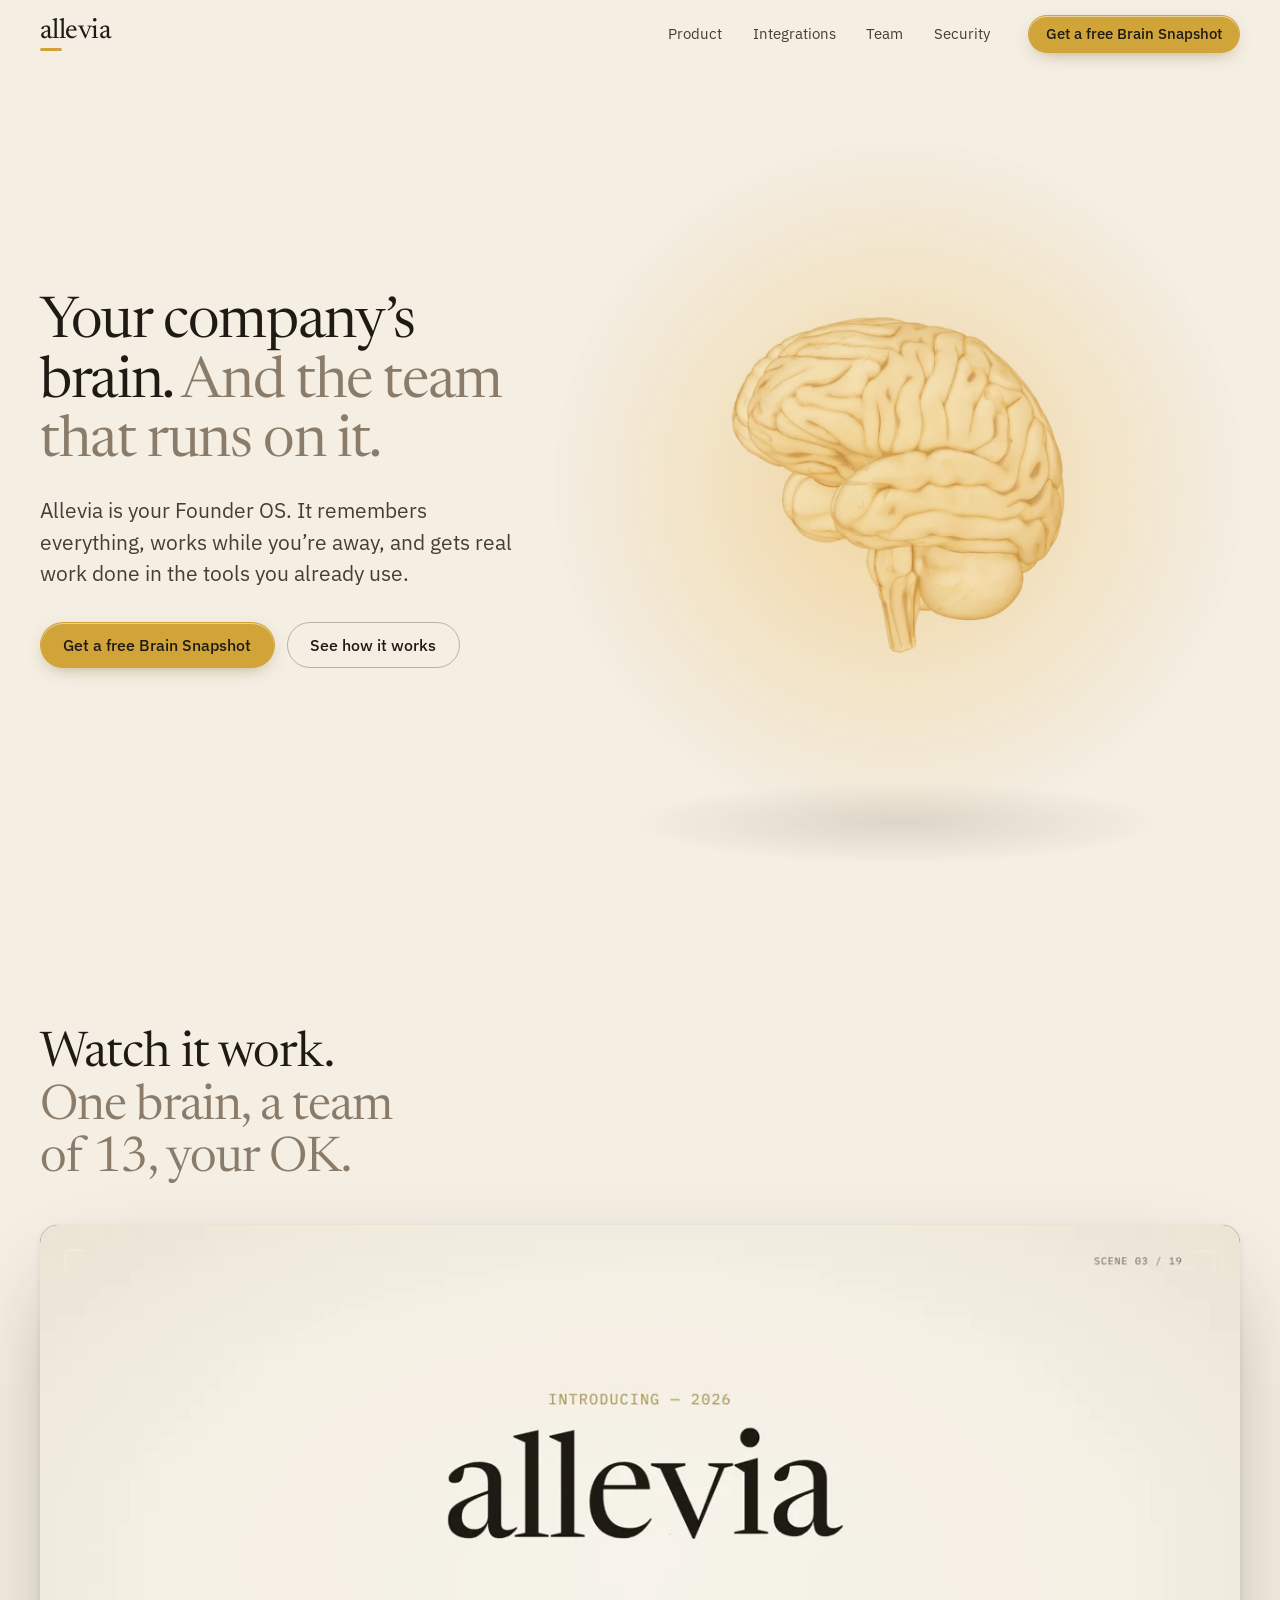
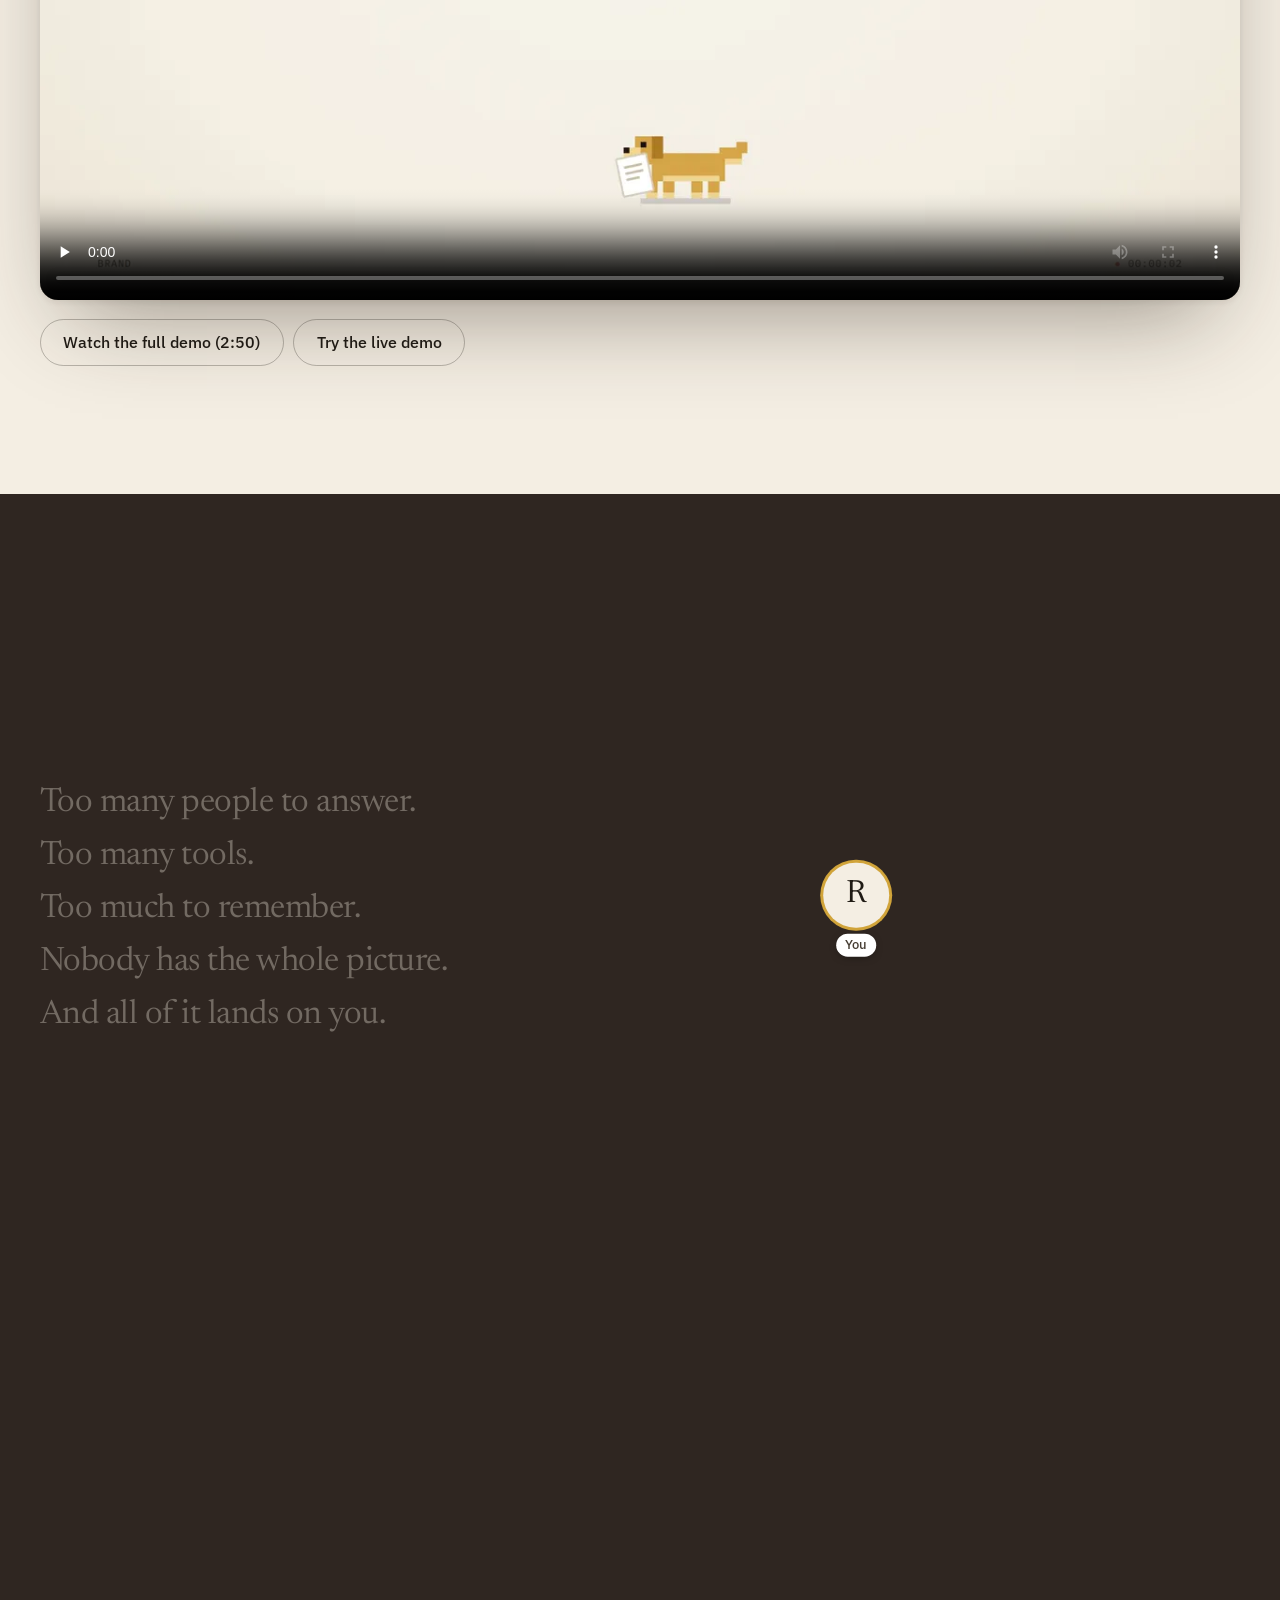
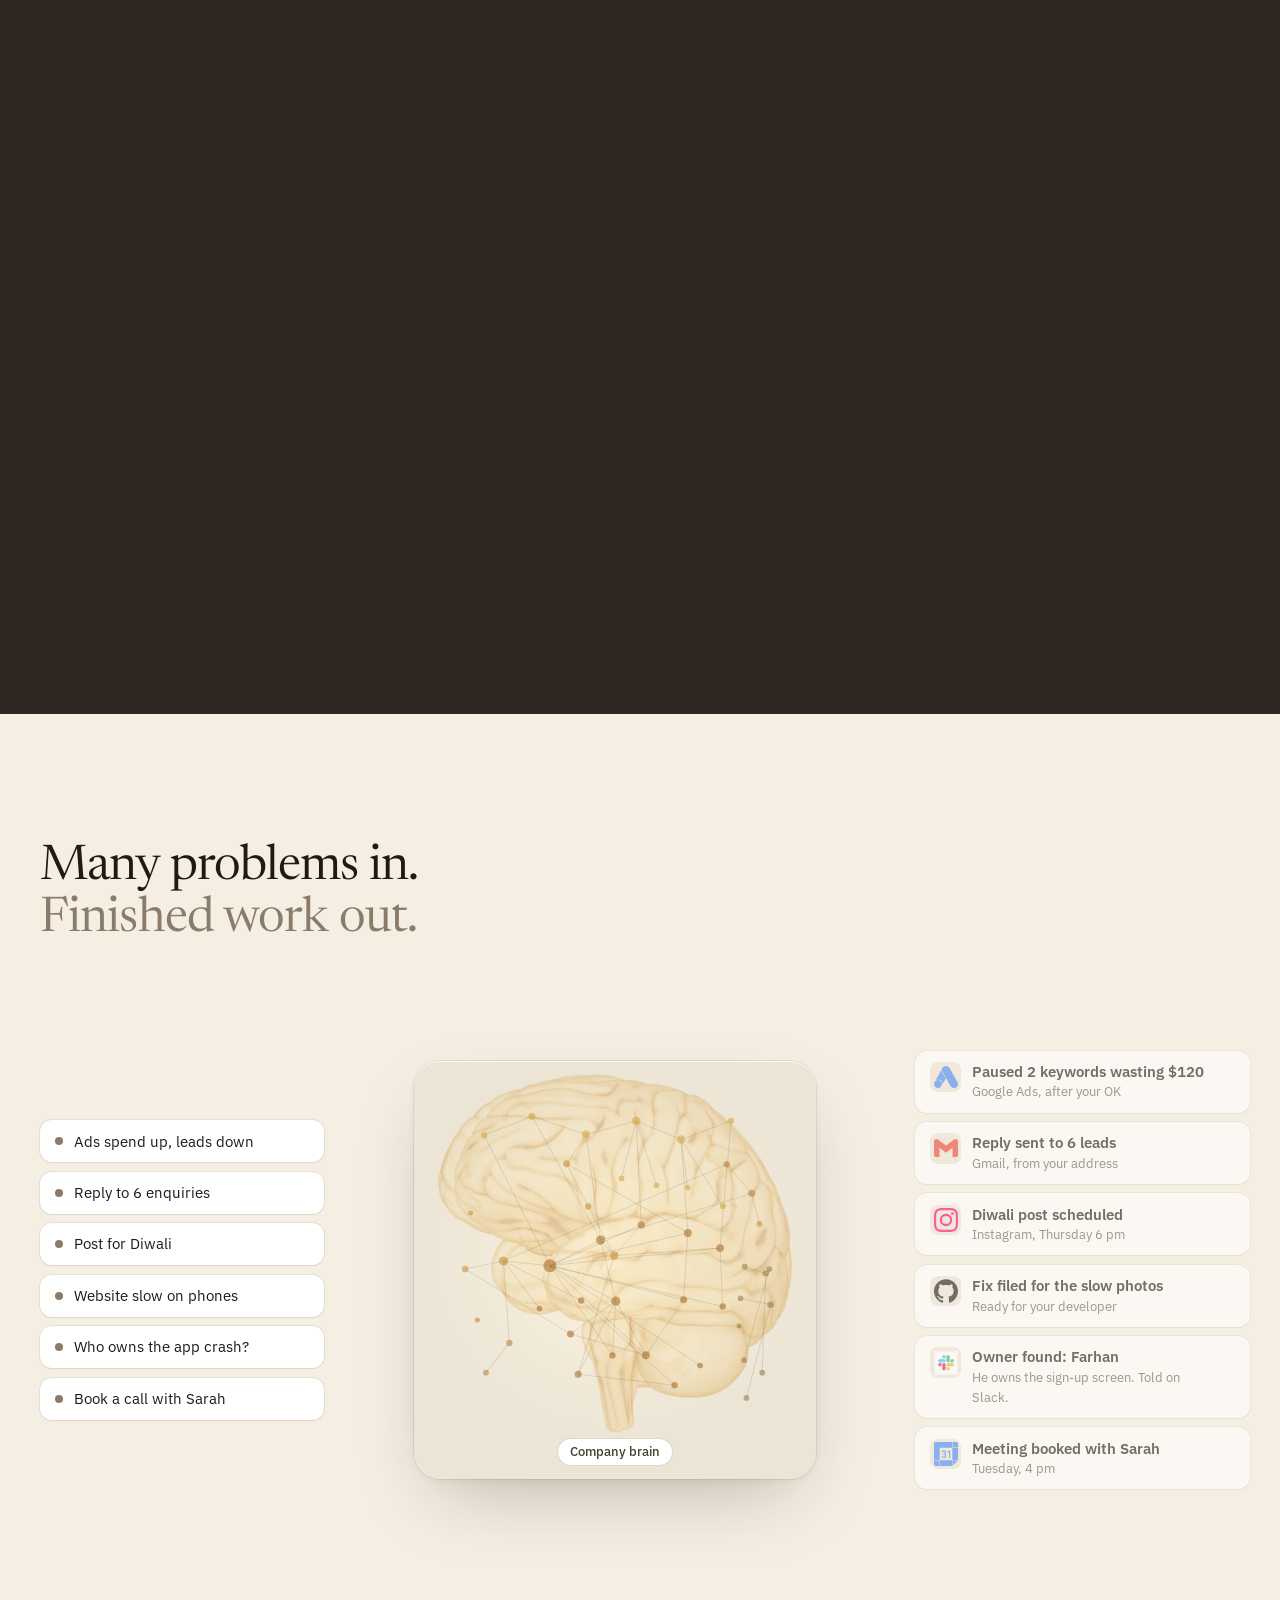
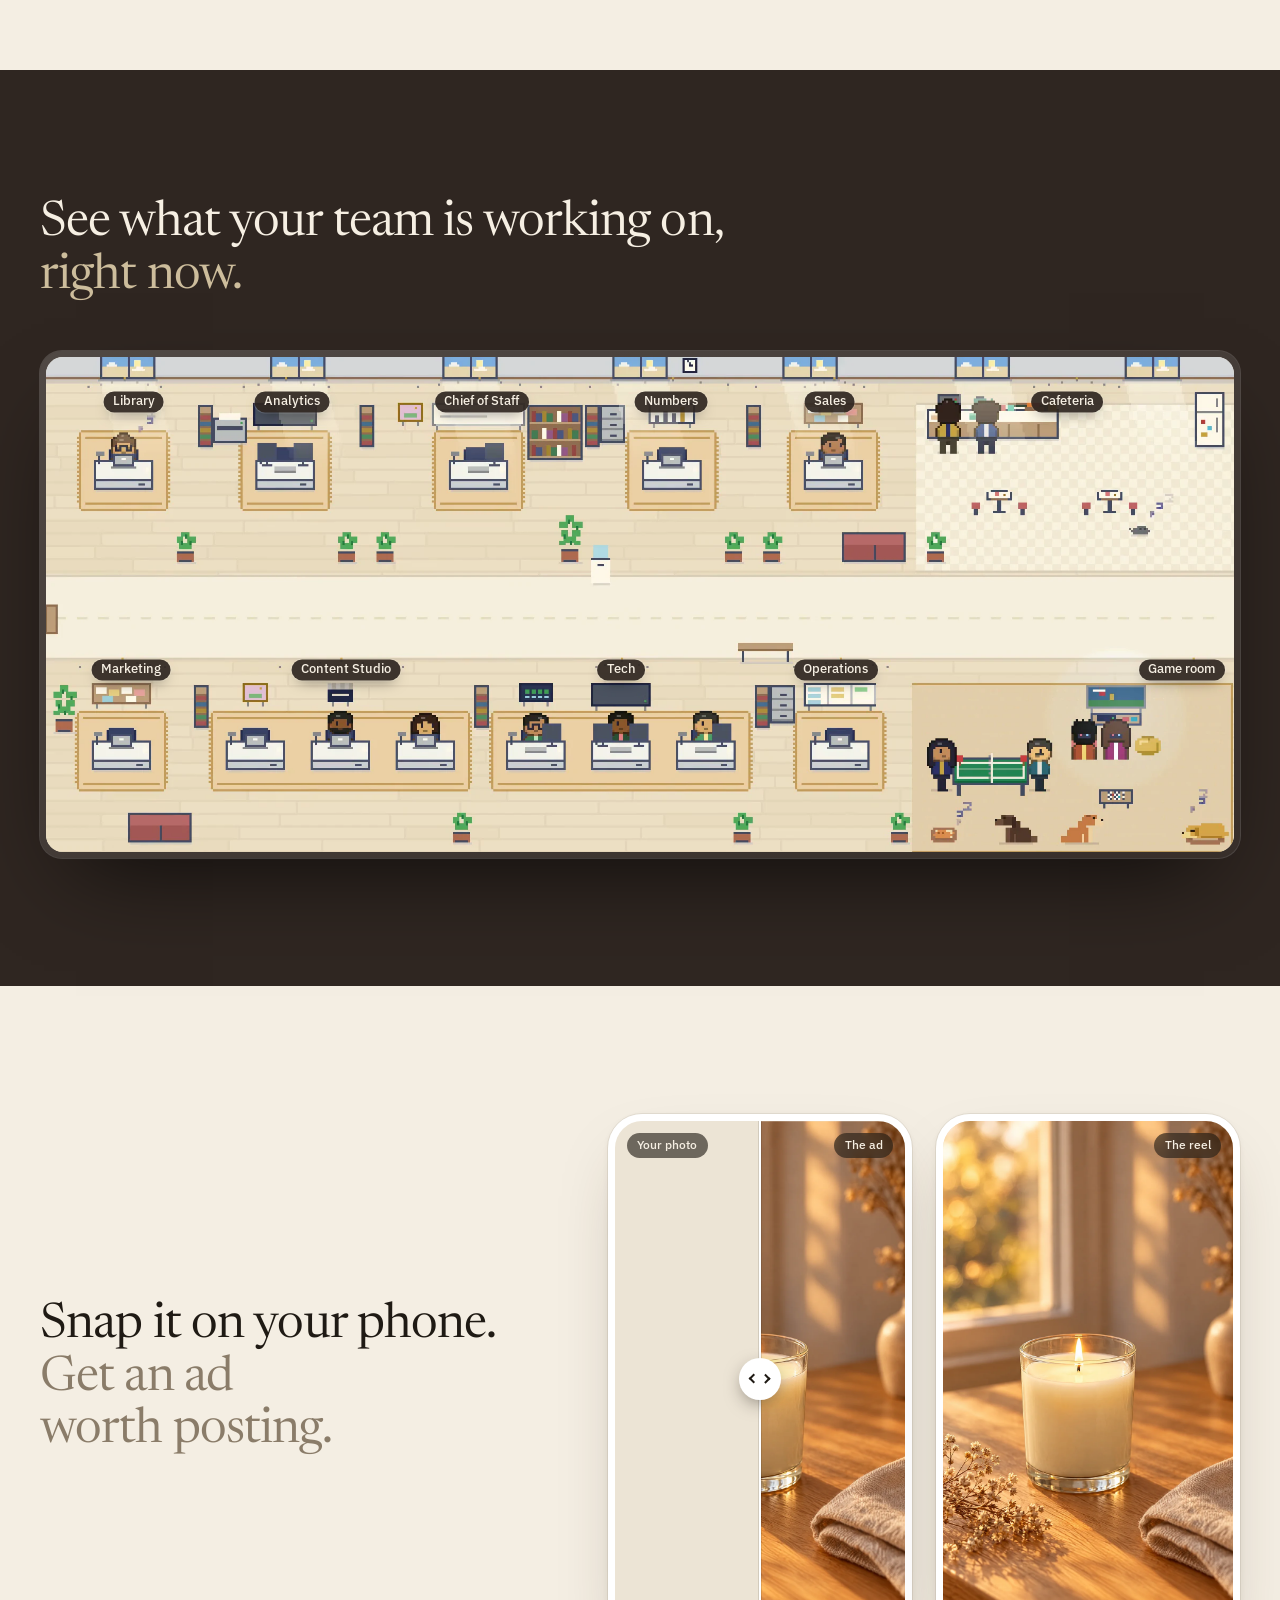
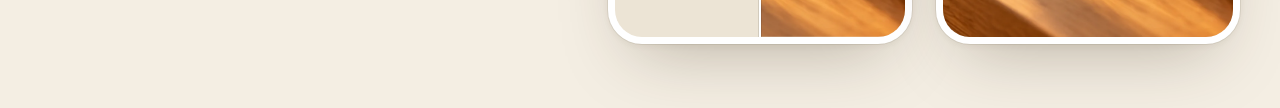
<file: a/index.html>
<!doctype html>
<html lang="en">
<head>
  <meta charset="utf-8">
  <meta name="viewport" content="width=device-width, initial-scale=1">
  <meta name="robots" content="noindex">
  <meta http-equiv="refresh" content="0; url=../">
  <title>Allevia</title>
  <link rel="icon" href="../favicon.svg" type="image/svg+xml">
</head>
<body>
  <p><a href="../">Allevia</a></p>
</body>
</html>
</file>
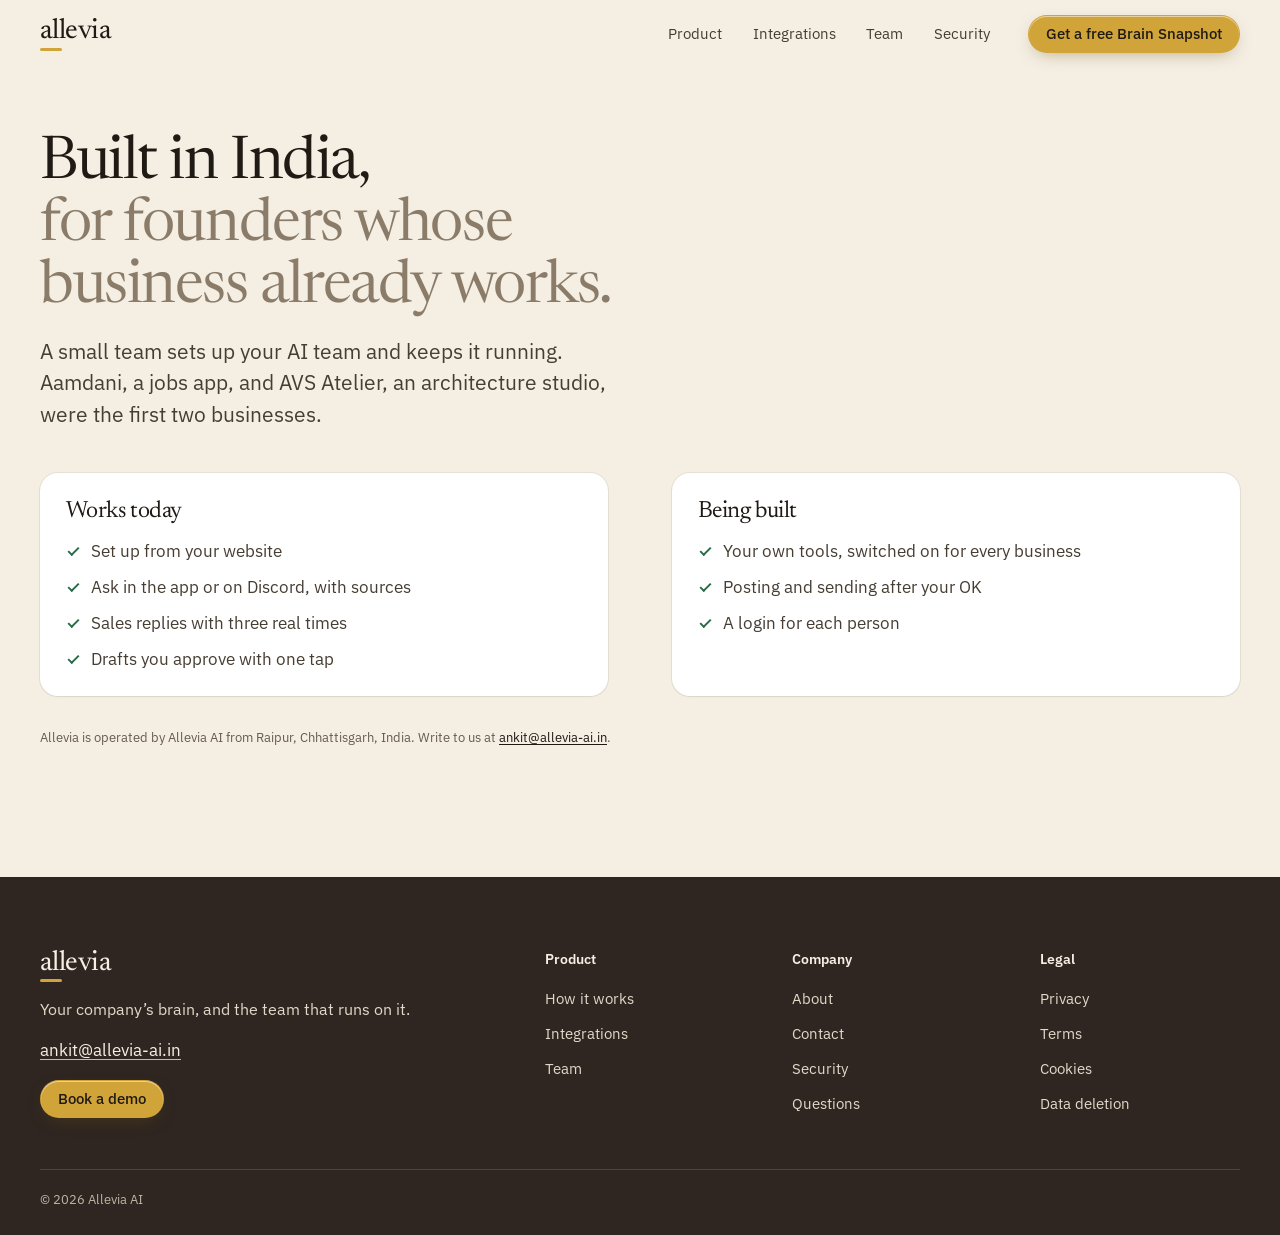
<file: about/index.html>
<!doctype html>
<html lang="en">
<head>
  <meta charset="utf-8">
  <meta name="viewport" content="width=device-width, initial-scale=1">
  <meta name="robots" content="noindex">
  <title>About: Allevia</title>
  <meta name="description" content="Allevia is built in India for founders whose business already works. What works today and what is still being built.">
  <link rel="icon" href="../favicon.svg" type="image/svg+xml">
  <script type="module" crossorigin src="../assets/entry-caSUvK1j.js"></script>
  <script type="module" crossorigin src="../assets/preload-helper-u68-B8g6.js"></script>
  <script type="module" crossorigin src="../assets/page-Cd-FDW01.js"></script>
  <link rel="stylesheet" crossorigin href="../assets/entry-CpO5kDHT.css">
  <link rel="stylesheet" crossorigin href="../assets/preload-helper-DLw7smXV.css">
</head>
<body>
  <a class="skip" href="#main">Skip to content</a>
<header class="nav" data-nav>
  <div class="wrap nav__in">
    <a class="brand" href="../" aria-label="Allevia, home">allevia</a>
    <nav class="nav__links" id="site-nav" aria-label="Main"><a href="../product/">Product</a><a href="../integrations/">Integrations</a><a href="../team/">Team</a><a href="../security/">Security</a></nav>
    <a class="btn btn-gold btn-sm nav__cta" href="../contact/#snapshot">Get a free Brain Snapshot</a>
    <button class="nav__menu" type="button" aria-expanded="false" aria-controls="site-nav" aria-label="Menu" data-nav-menu><svg width="18" height="18" viewBox="0 0 18 18" fill="none" stroke="currentColor" stroke-width="1.6" stroke-linecap="round" aria-hidden="true"><path d="M3 5.5h12M3 9h12M3 12.5h12"/></svg></button>
  </div>
</header>
  <main id="main">
    <section class="page-head" aria-labelledby="h1"><div class="wrap"><h1 id="h1" class="page-h1"><span class="t1">Built in India,</span> <span class="t2">for founders whose business already works.</span></h1>
<p class="lede">A small team sets up your AI team and keeps it running. Aamdani, a jobs app, and AVS Atelier, an architecture studio, were the first two businesses.</p></div></section>
<section class="legal"><div class="wrap about__grid">
  <div class="about__col"><h2 class="about__h">Works today</h2><ul class="ticks"><li>Set up from your website</li><li>Ask in the app or on Discord, with sources</li><li>Sales replies with three real times</li><li>Drafts you approve with one tap</li></ul></div>
  <div class="about__col"><h2 class="about__h">Being built</h2><ul class="ticks"><li>Your own tools, switched on for every business</li><li>Posting and sending after your OK</li><li>A login for each person</li></ul></div>
  <div class="about__col about__col--wide"><p class="fine">Allevia is operated by Allevia AI from Raipur, Chhattisgarh, India. Write to us at <a href="mailto:ankit@allevia-ai.in">ankit@allevia-ai.in</a>.</p></div>
</div></section>
  </main>
  <footer class="foot band band--ink on-ink">
  <div class="wrap foot__grid">
    <div class="foot__about">
      <a class="brand" href="../" aria-label="Allevia, home">allevia</a>
      <p class="foot__line">Your company’s brain, and the team that runs on it.</p>
      <p class="foot__mail"><a href="mailto:ankit@allevia-ai.in">ankit@allevia-ai.in</a></p>
      <p><a class="btn btn-gold btn-sm" href="../contact/#demo">Book a demo</a></p>
    </div>
    <nav class="foot__col" aria-label="Product"><h2 class="foot__h">Product</h2><ul><li><a href="../product/">How it works</a></li><li><a href="../integrations/">Integrations</a></li><li><a href="../team/">Team</a></li></ul></nav>
    <nav class="foot__col" aria-label="Company"><h2 class="foot__h">Company</h2><ul><li><a href="../about/">About</a></li><li><a href="../contact/">Contact</a></li><li><a href="../security/">Security</a></li><li><a href="../faq/">Questions</a></li></ul></nav>
    <nav class="foot__col" aria-label="Legal"><h2 class="foot__h">Legal</h2><ul><li><a href="../privacy/">Privacy</a></li><li><a href="../terms/">Terms</a></li><li><a href="../cookies/">Cookies</a></li><li><a href="../data-deletion/">Data deletion</a></li></ul></nav>
  </div>
  <div class="wrap foot__base"><p>© 2026 Allevia AI</p></div>
</footer>
</body>
</html>
</file>
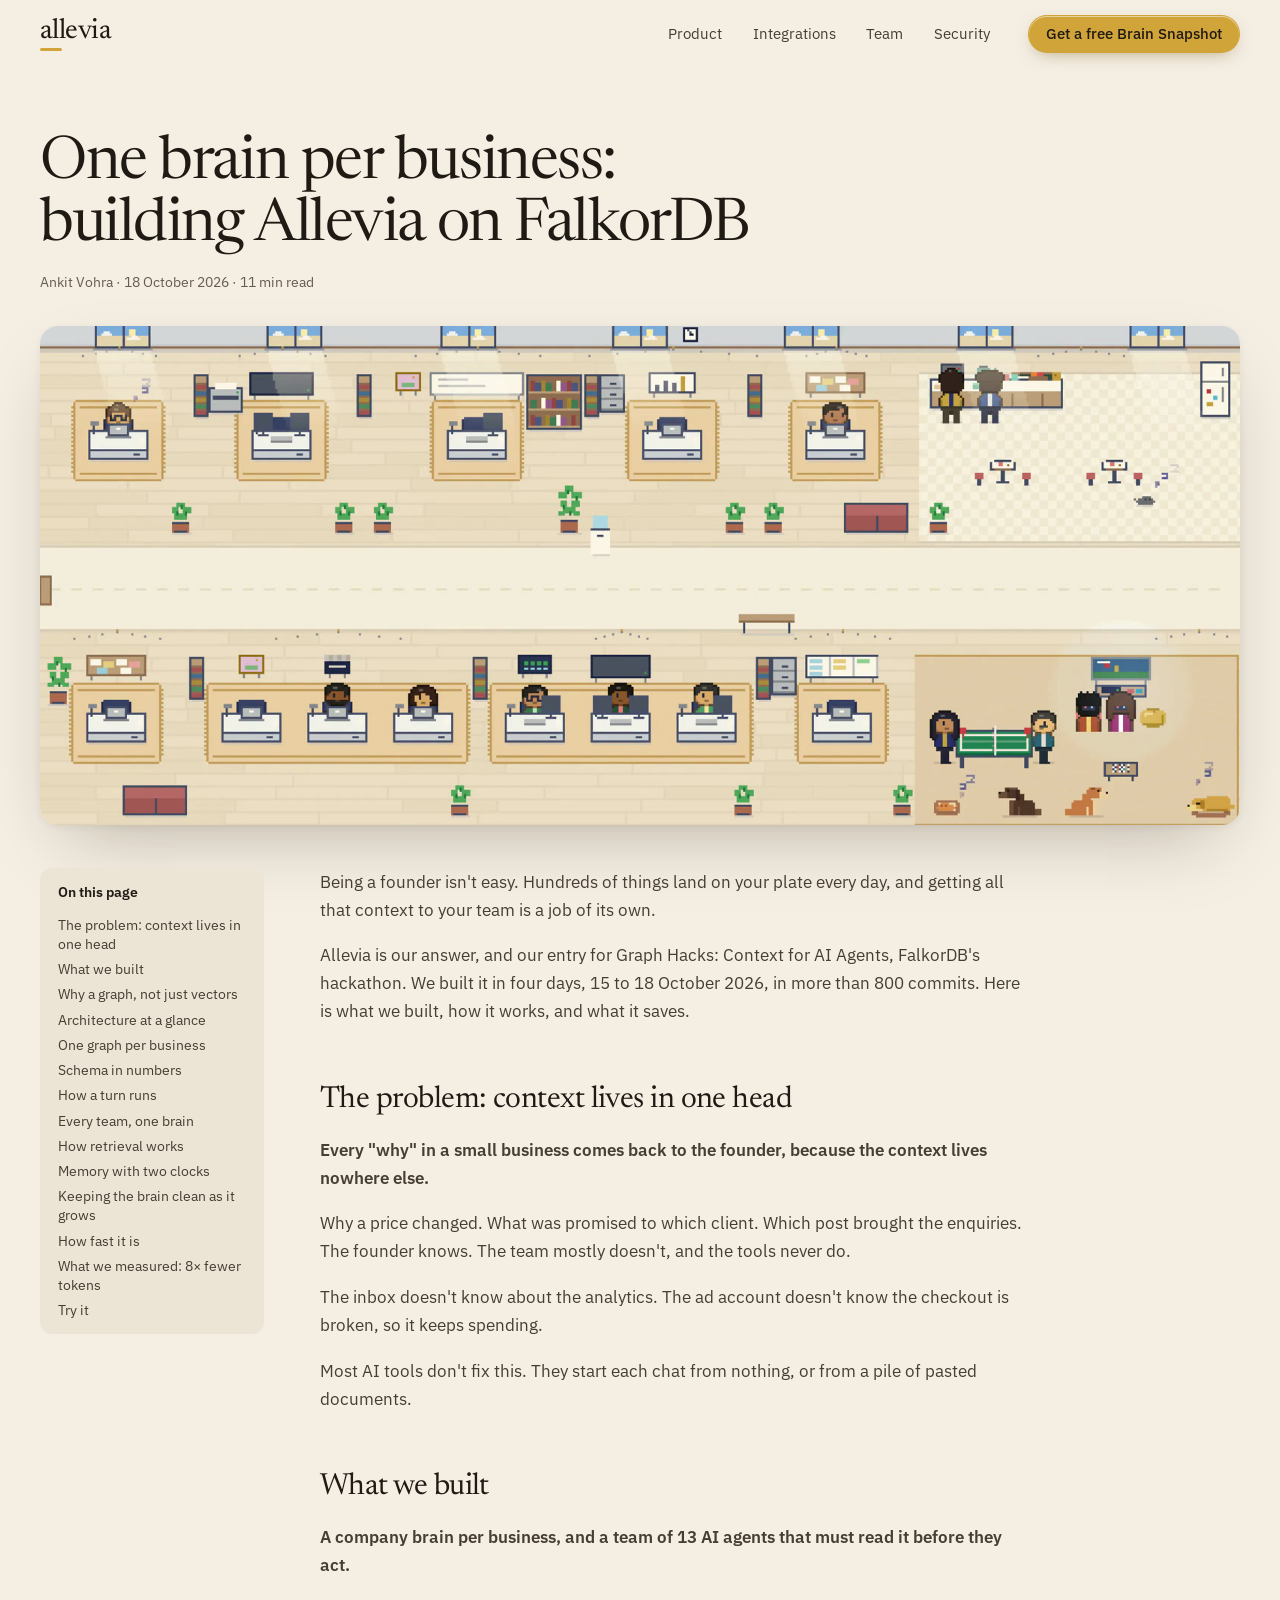
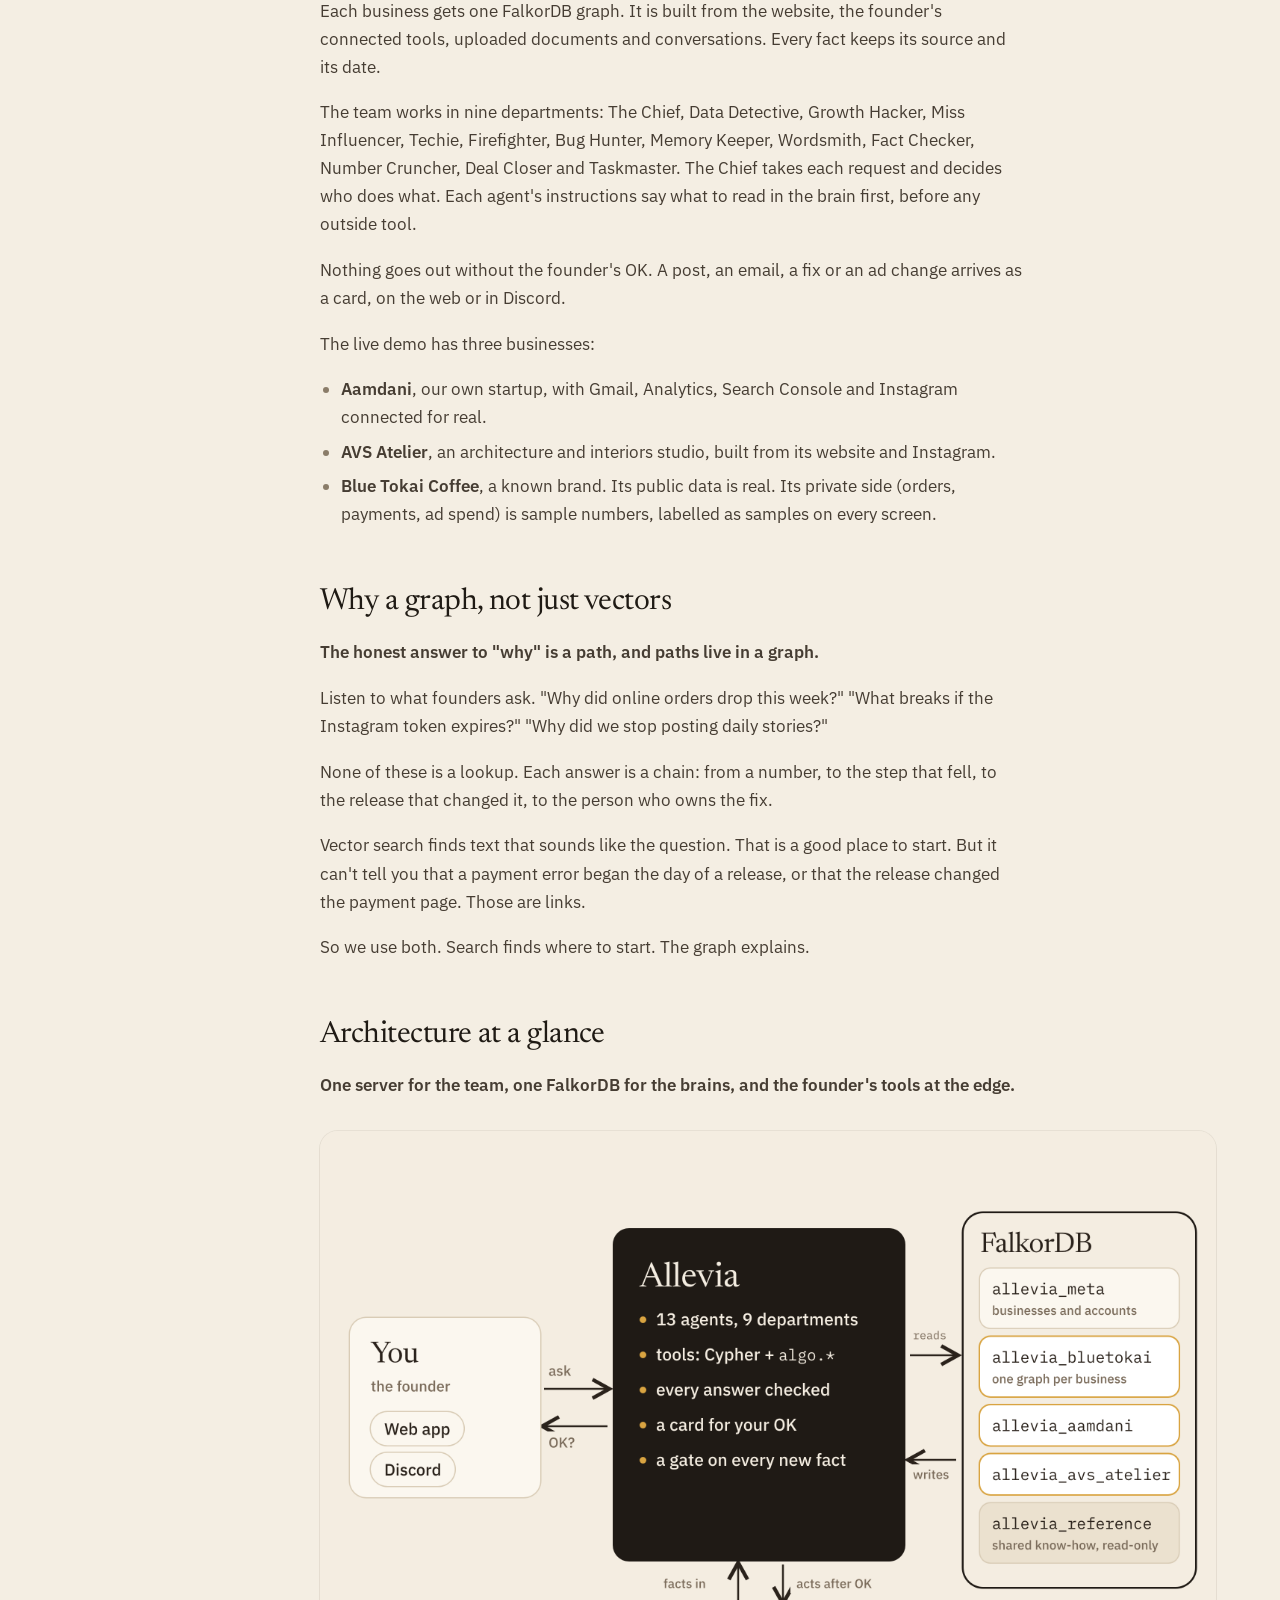
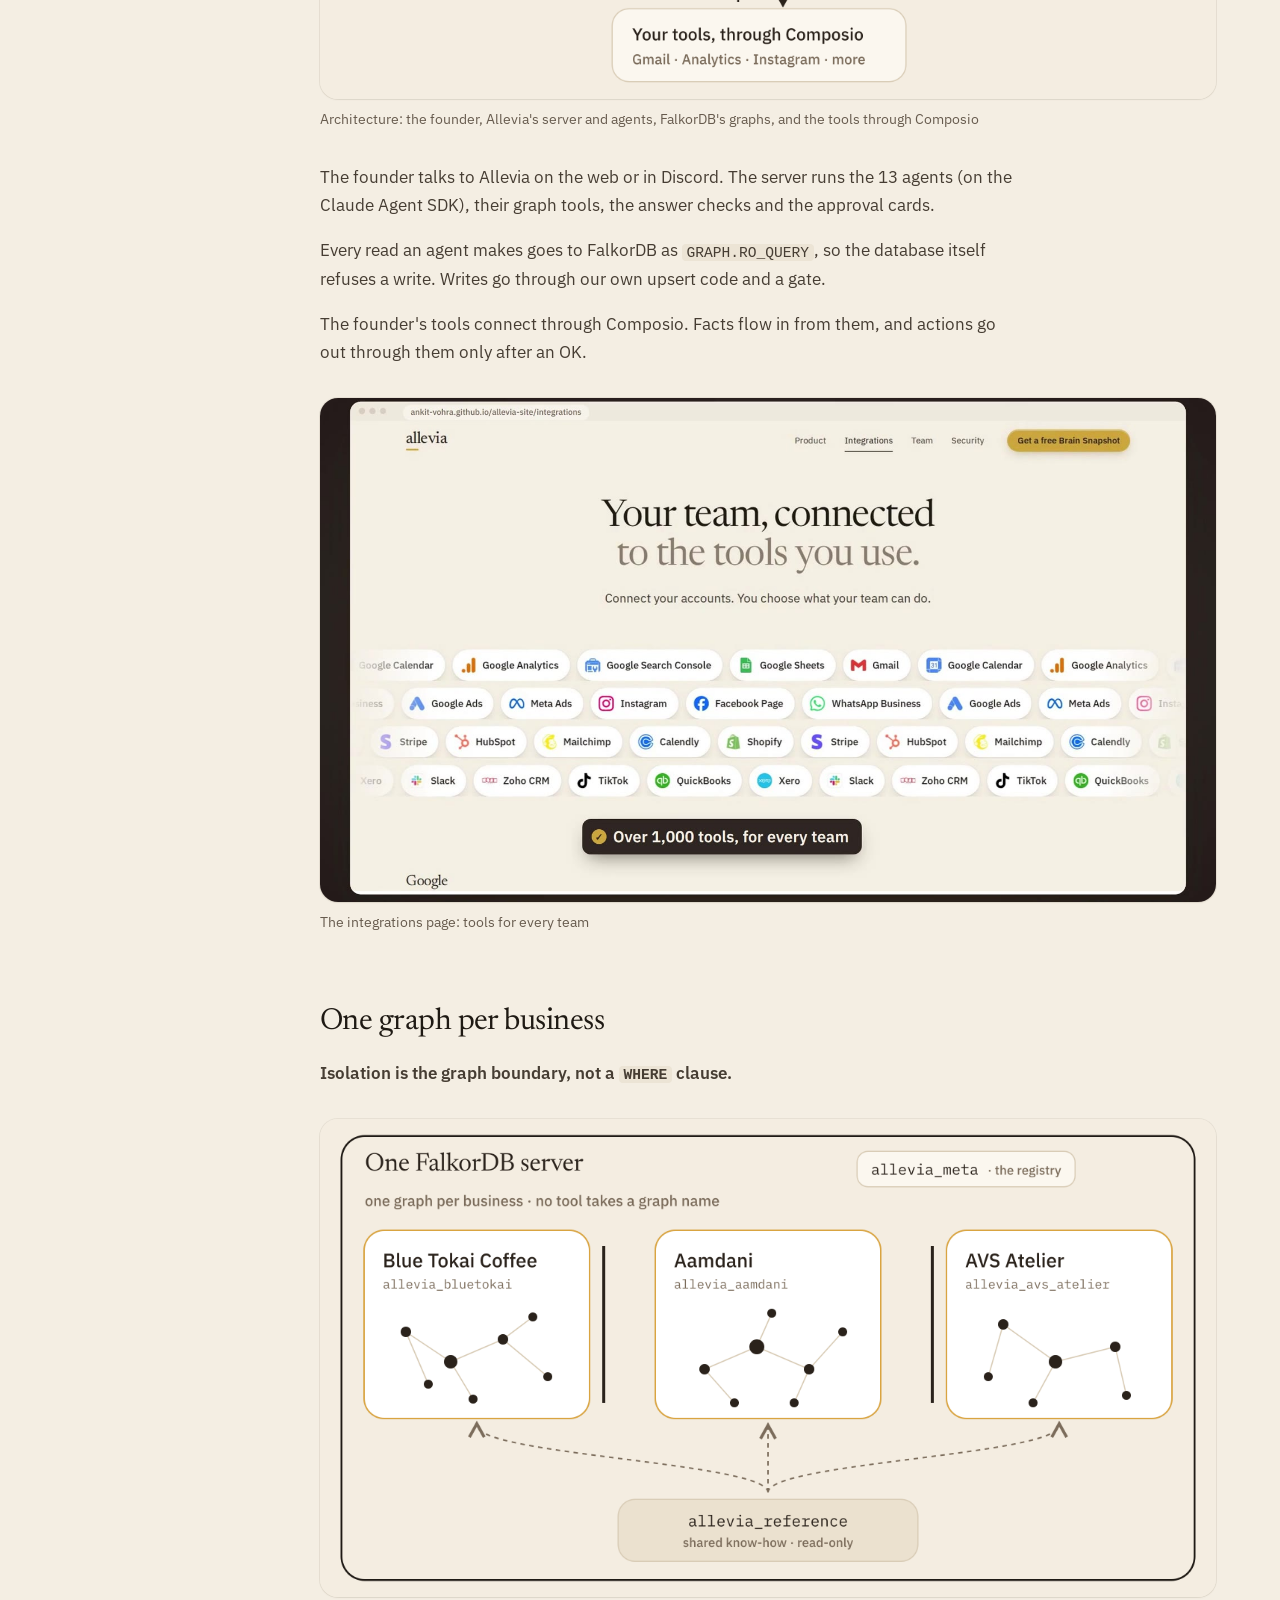
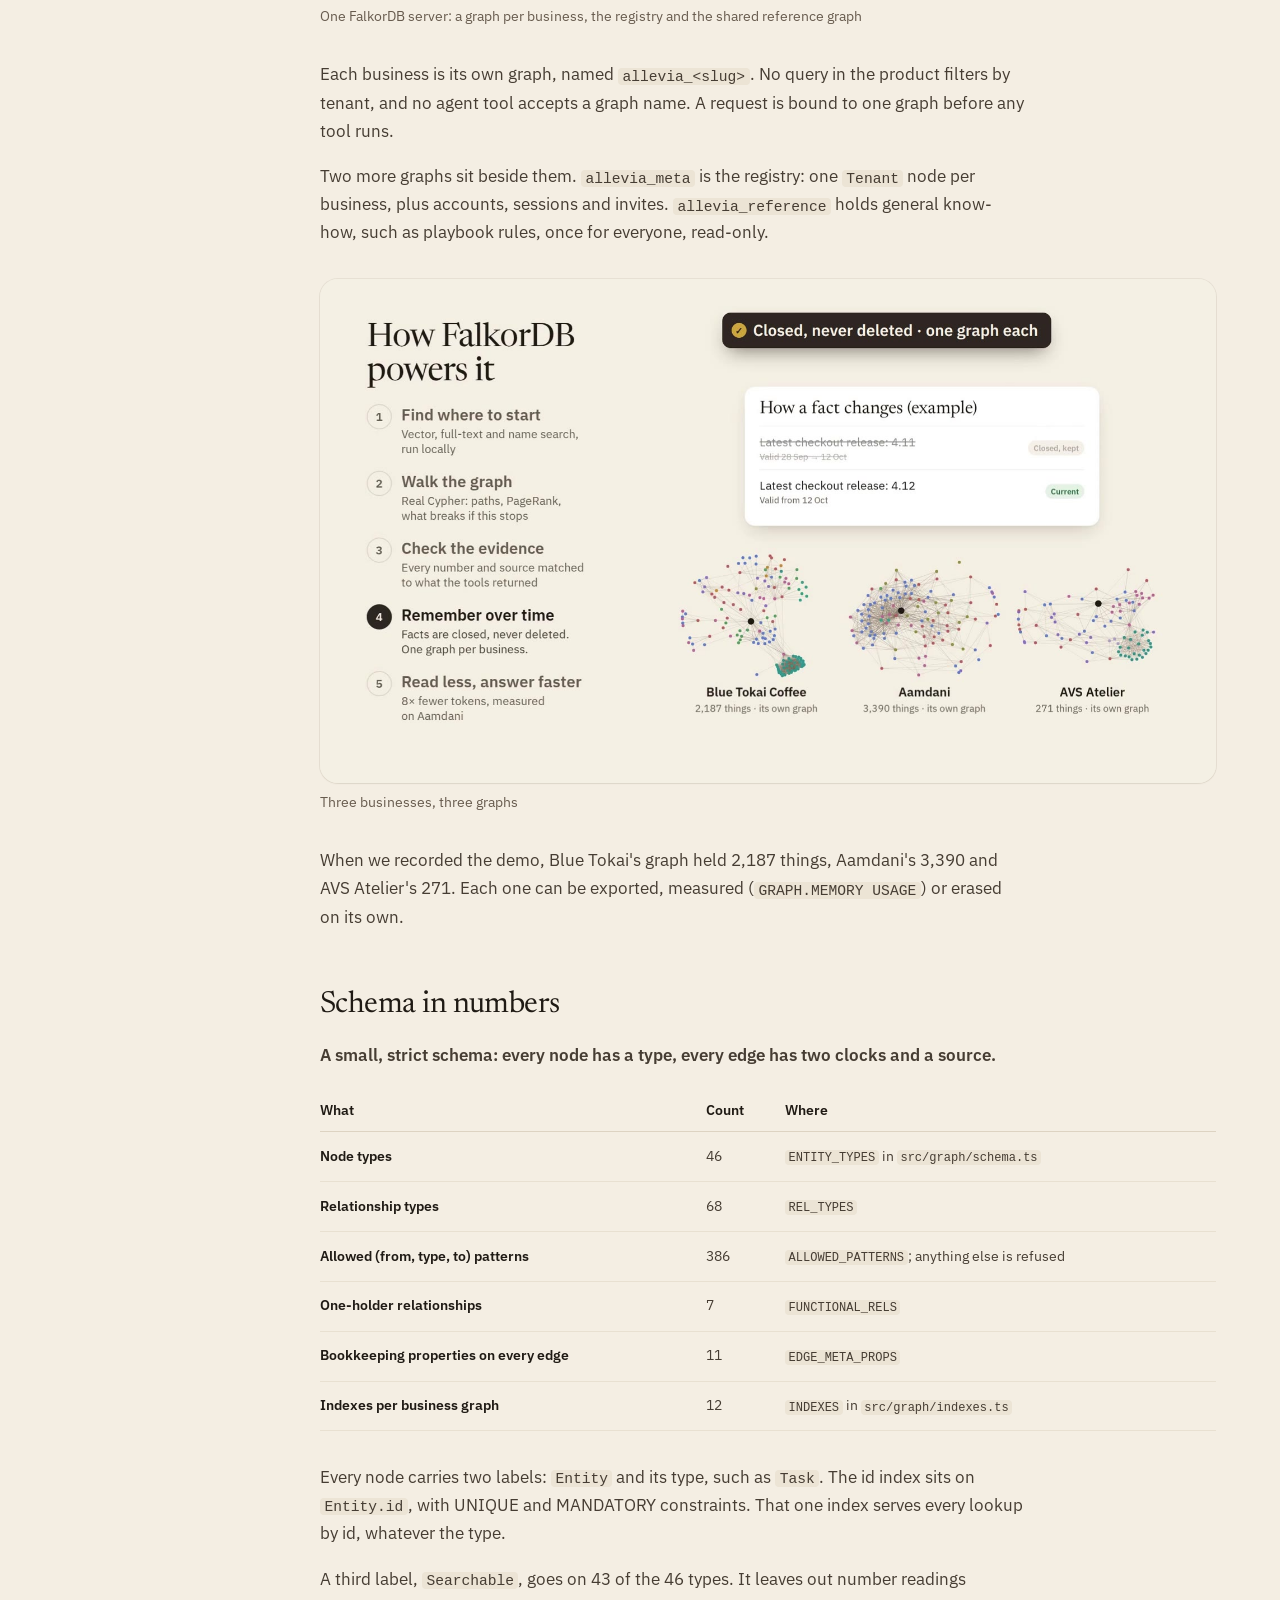
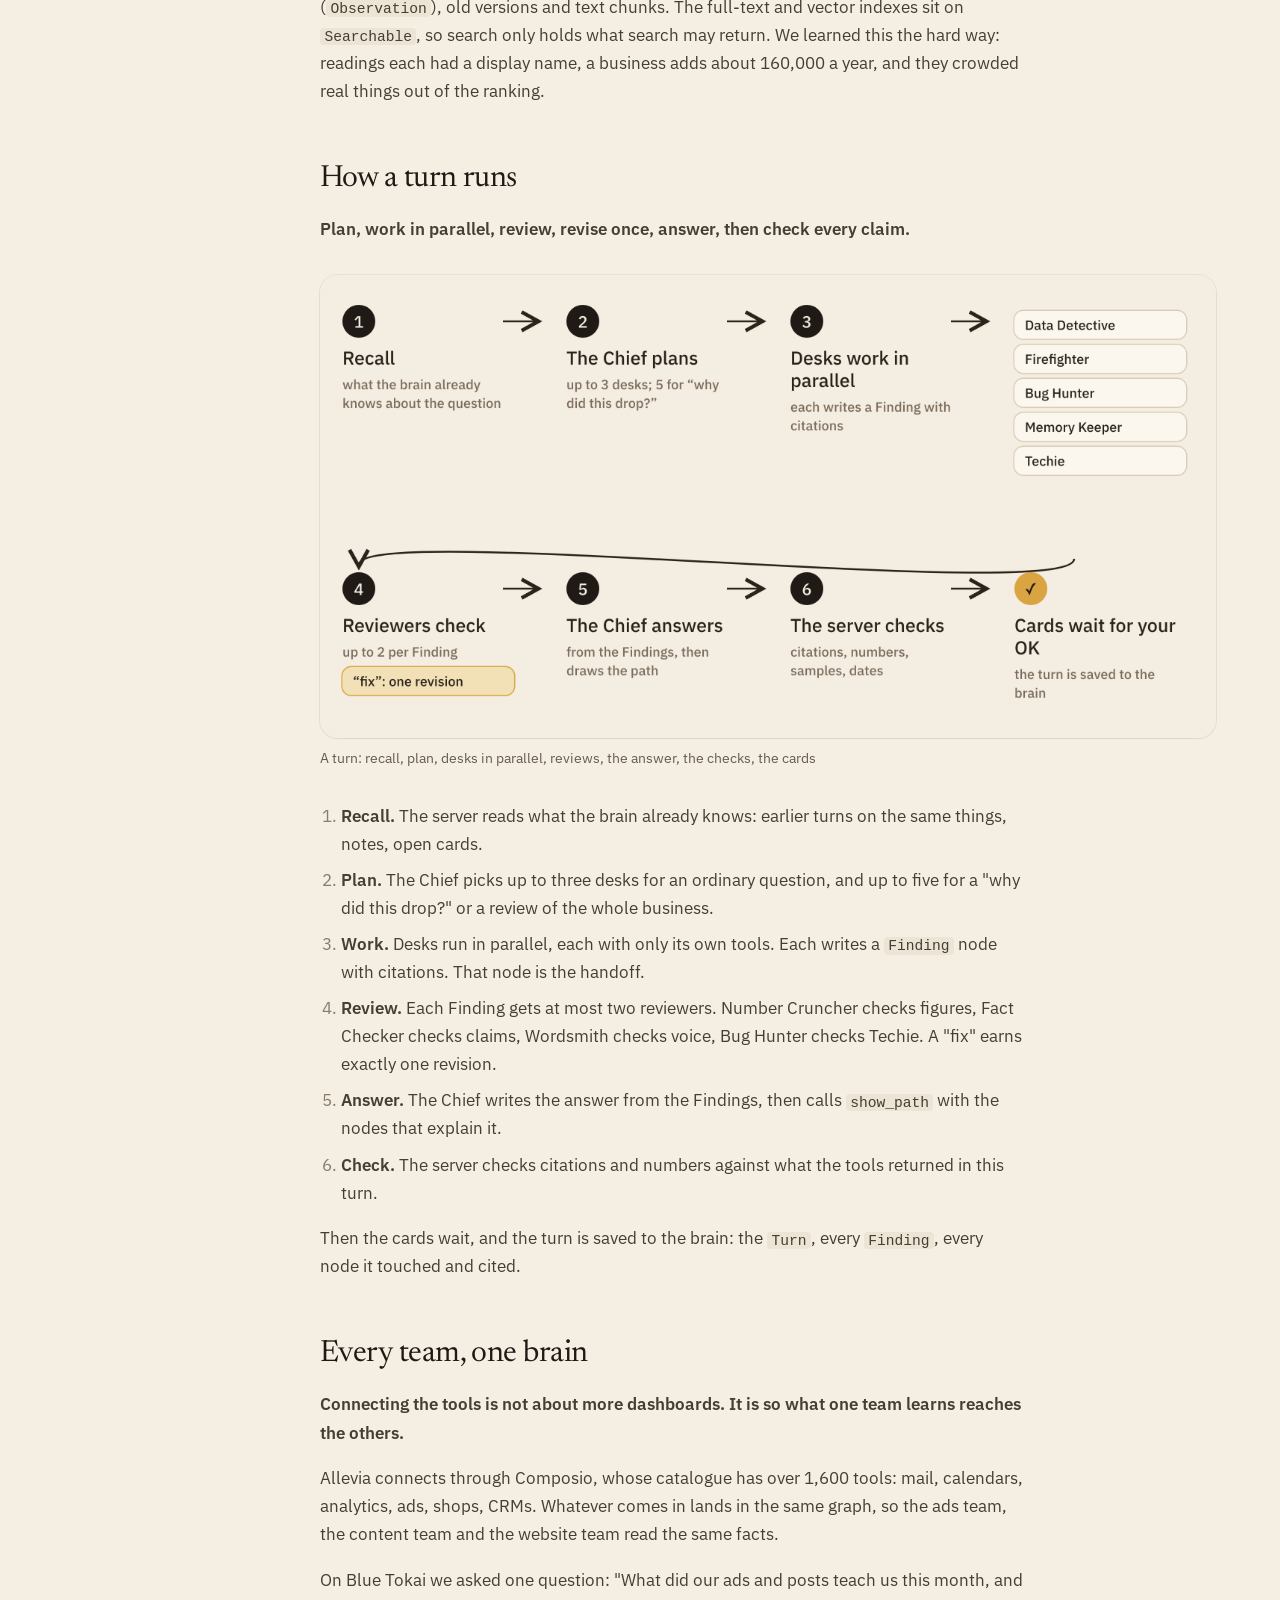
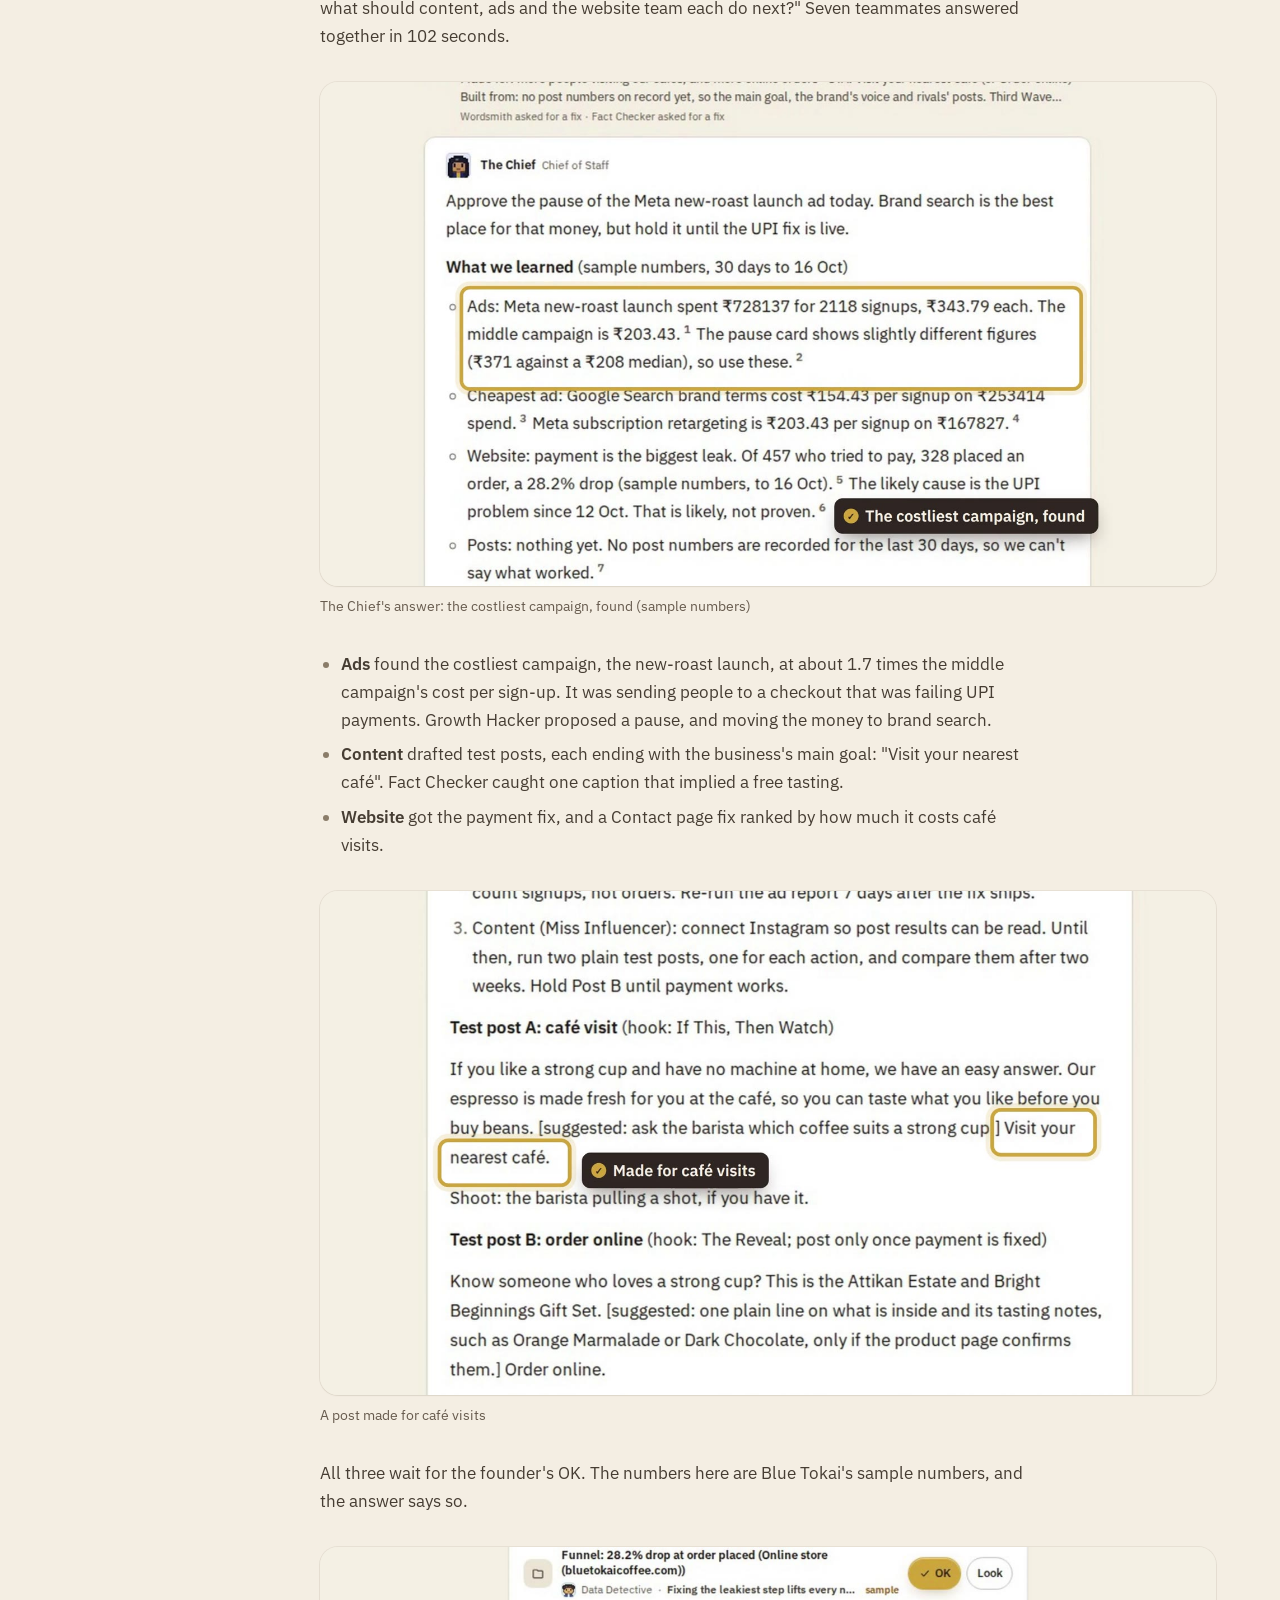
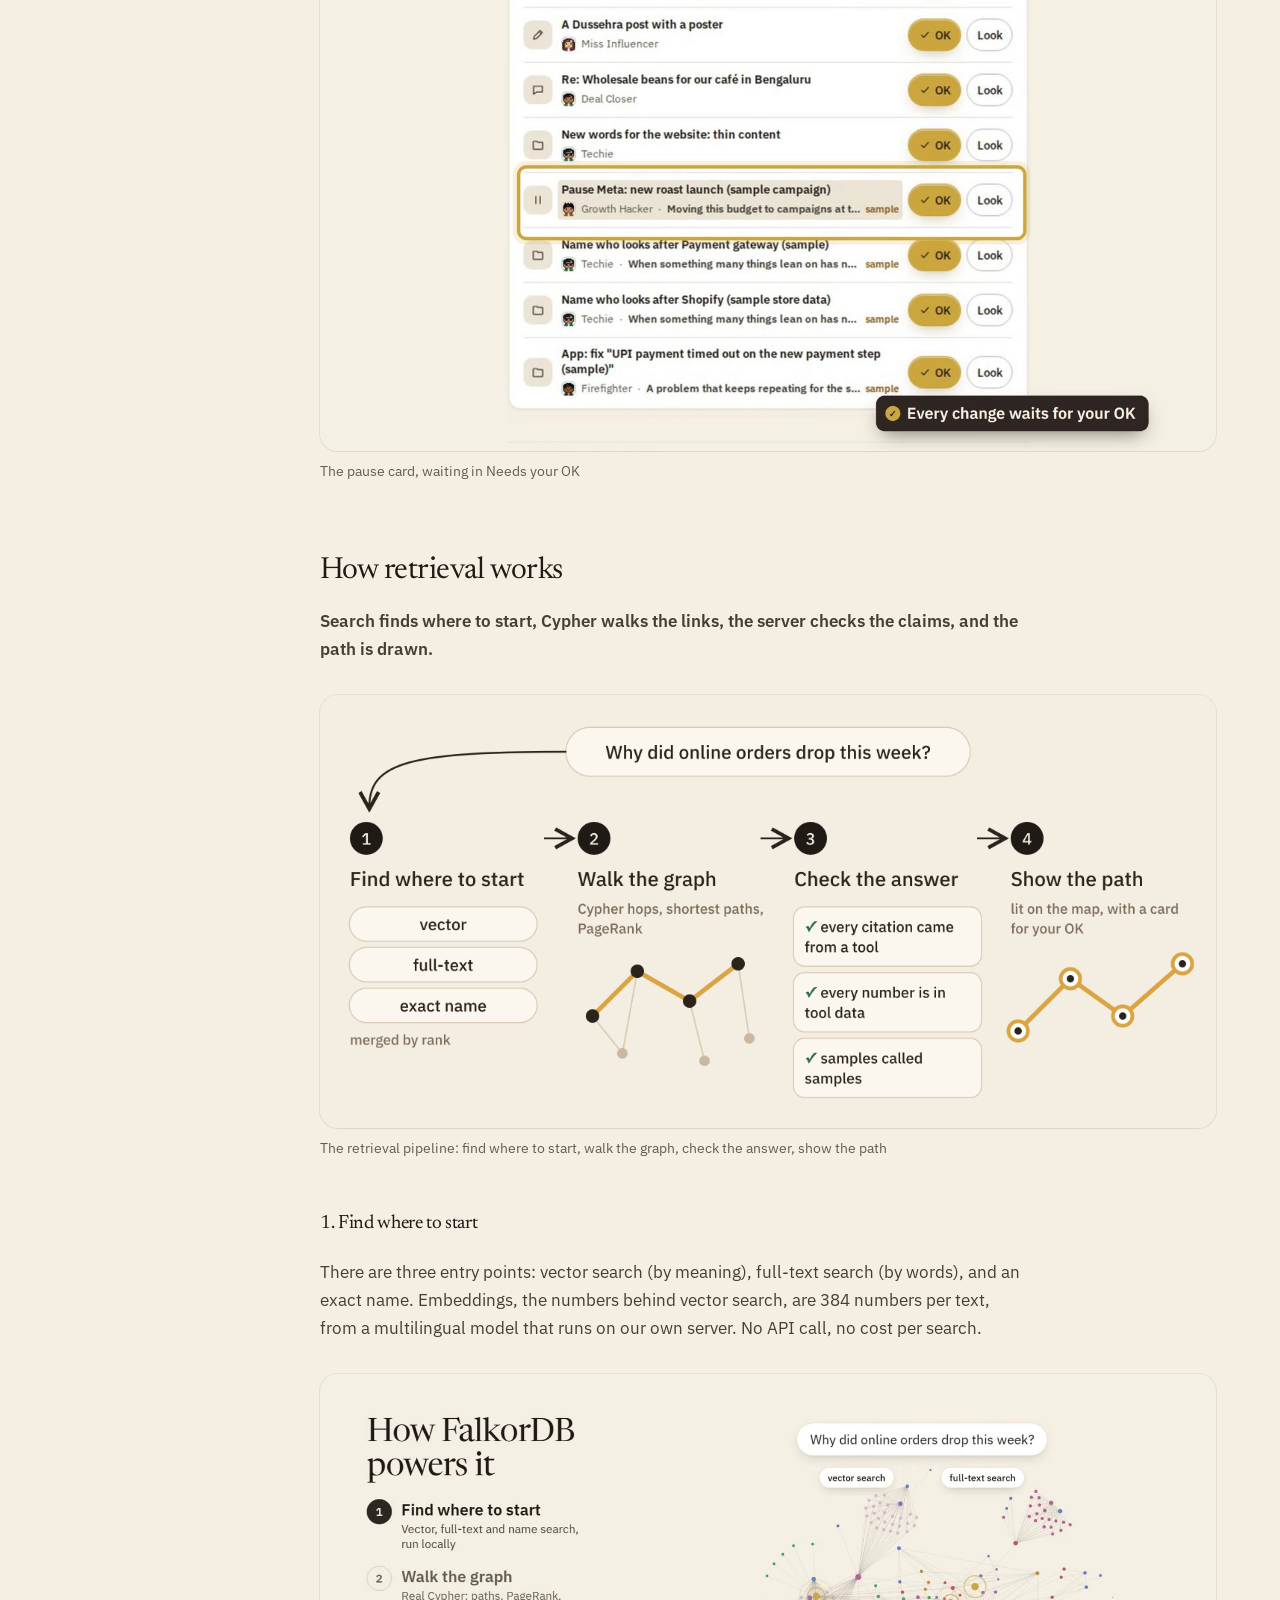
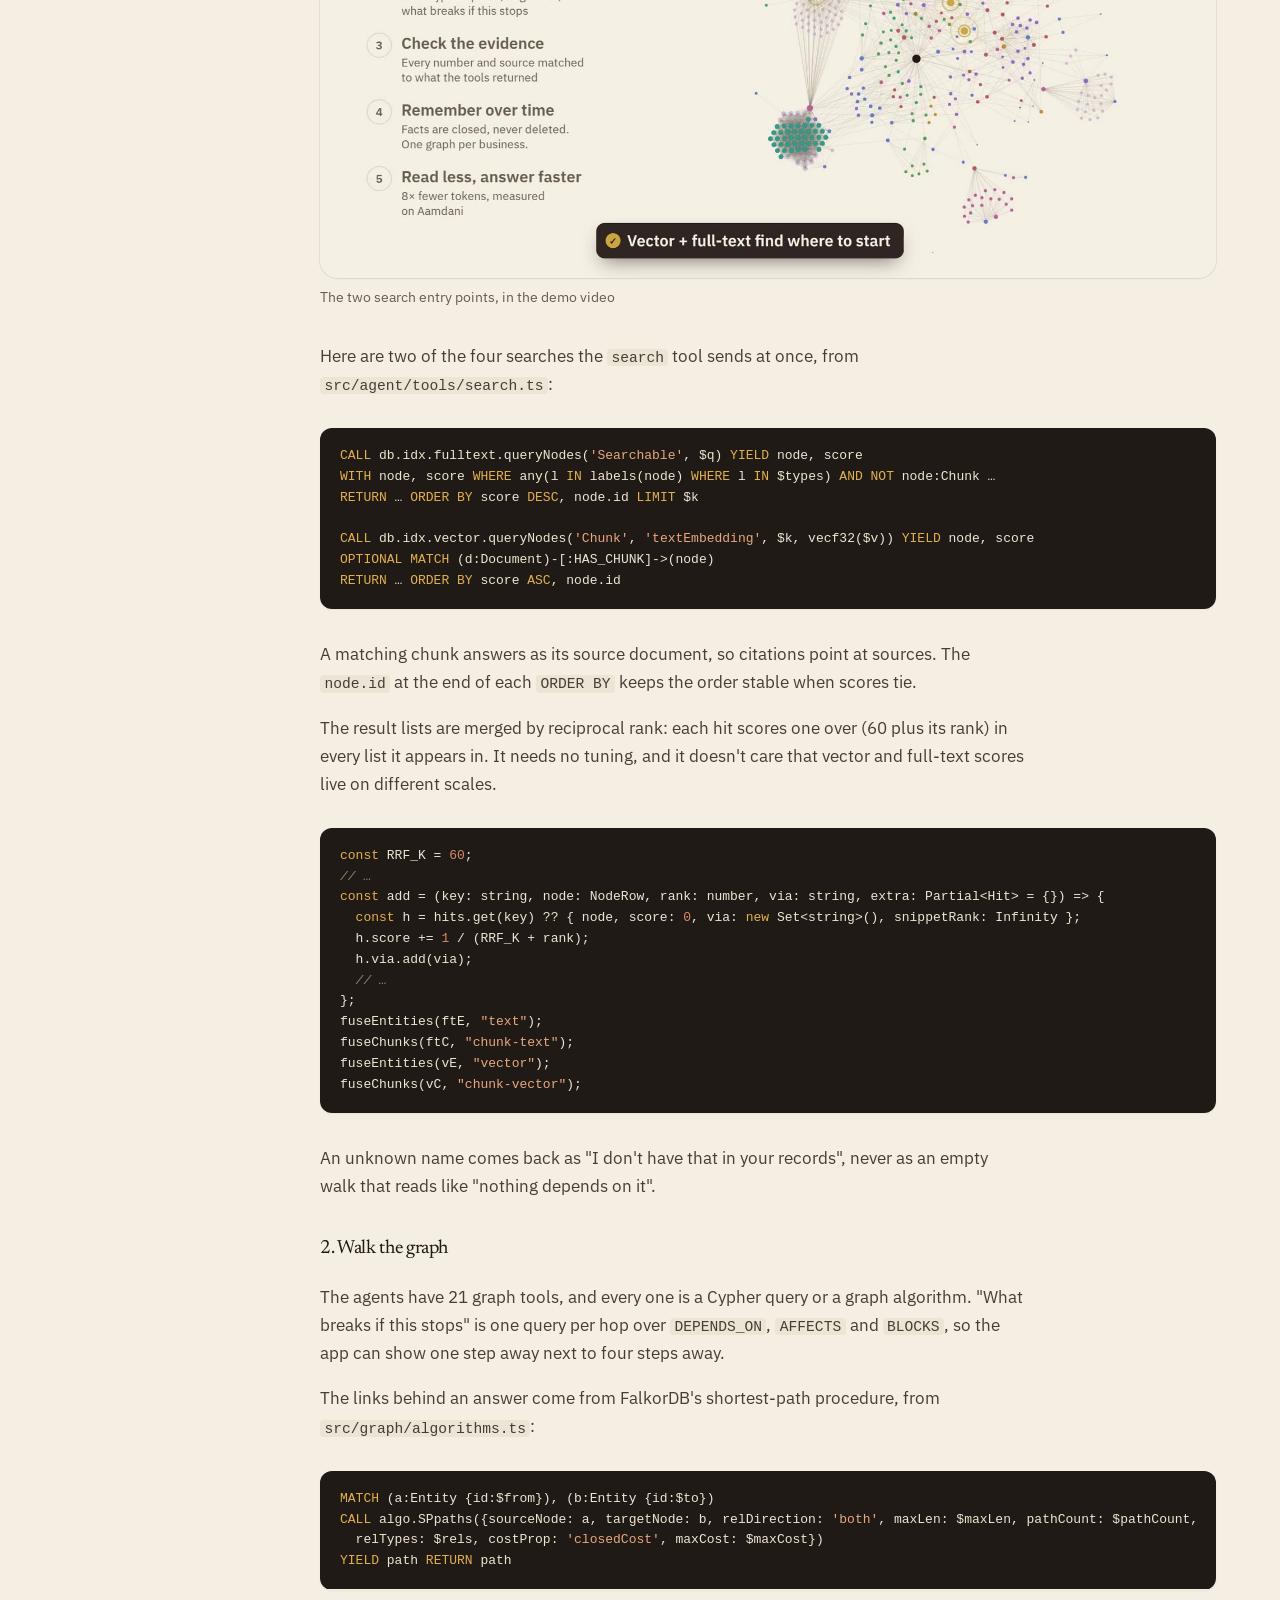
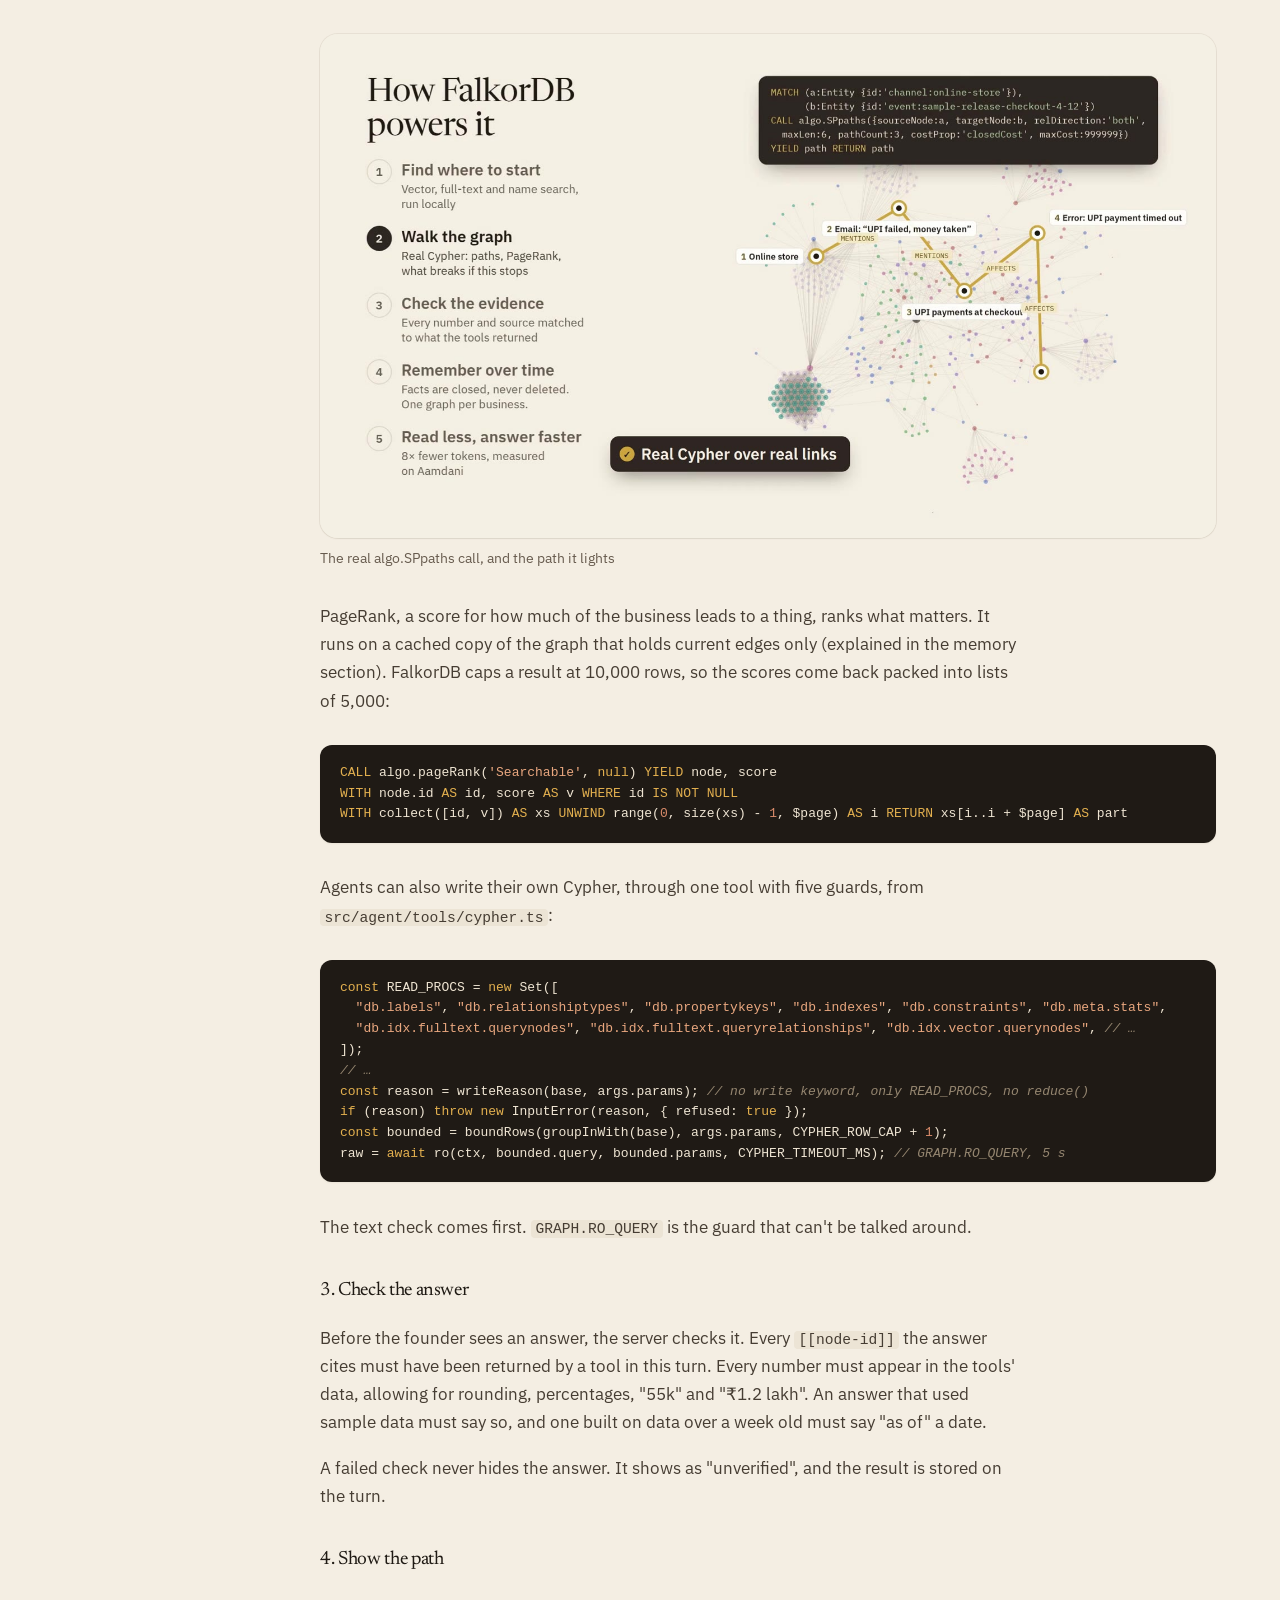
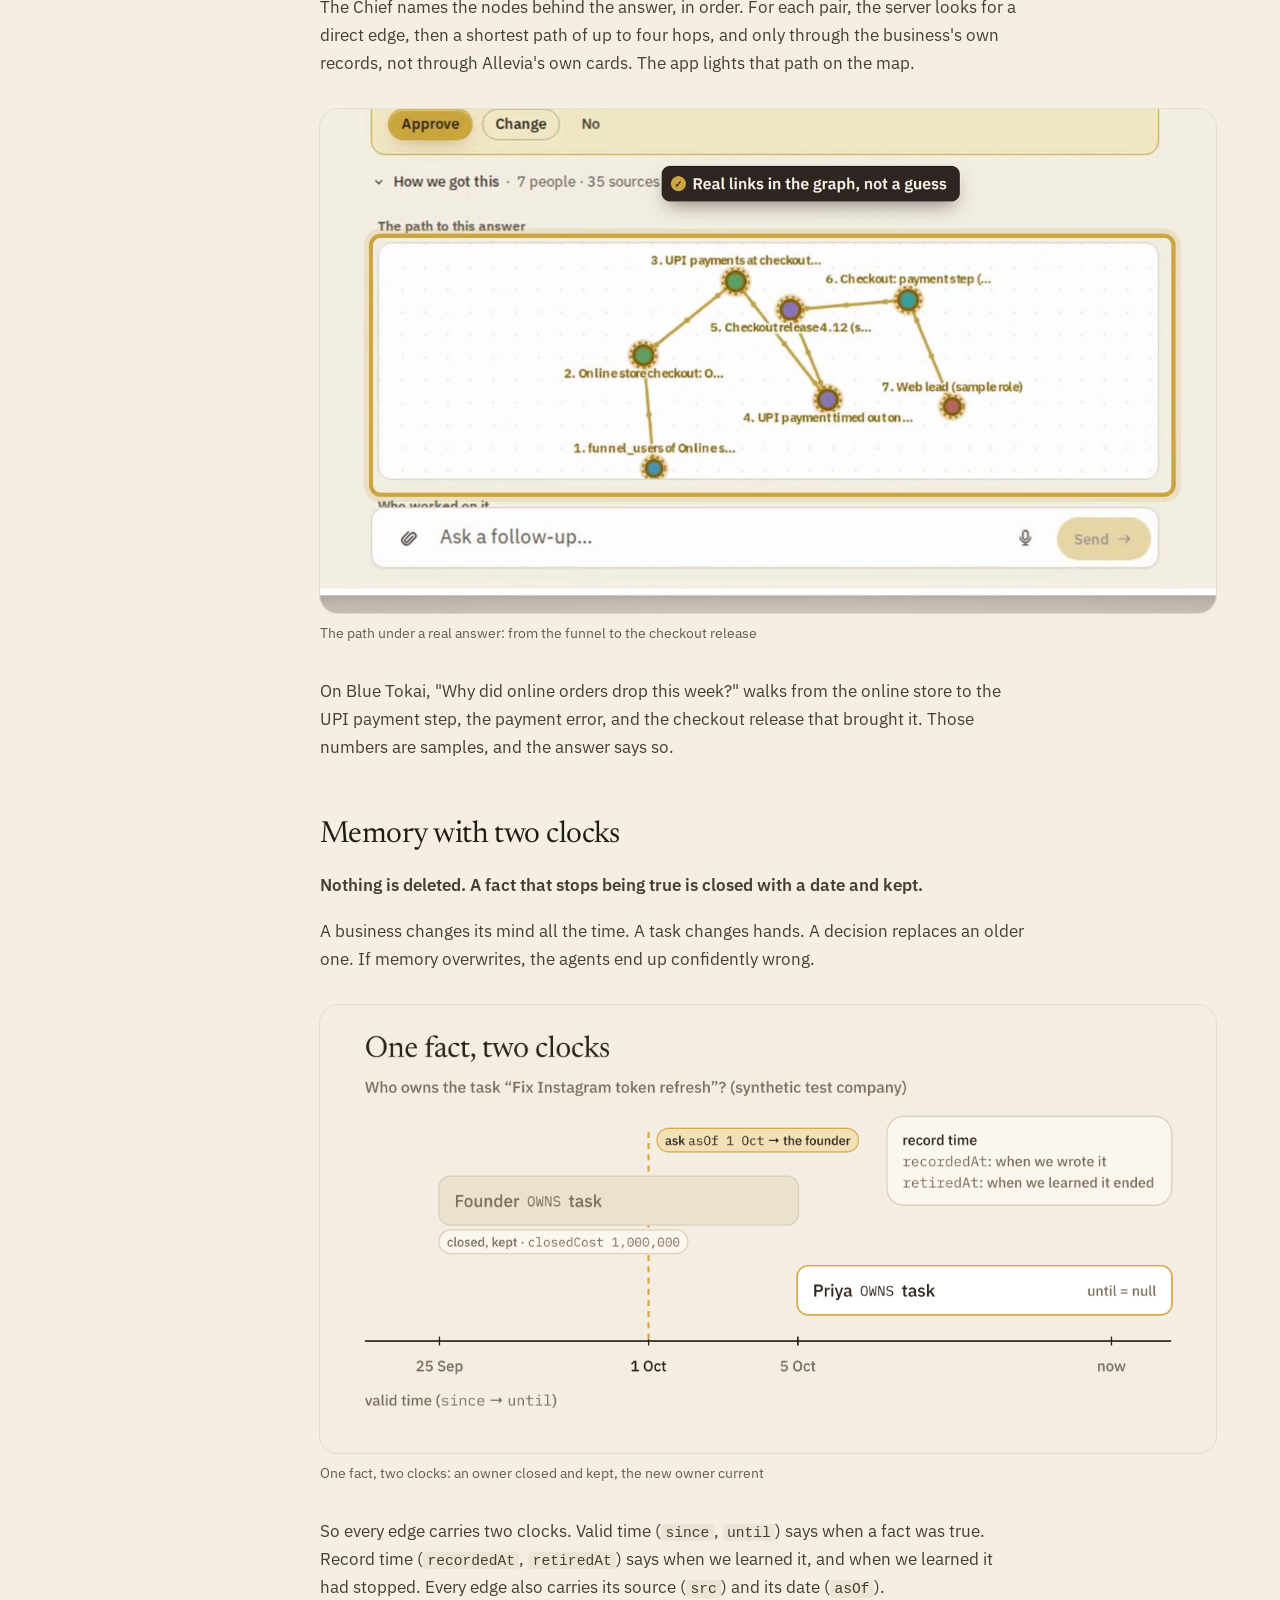
<file: blog/index.html>
<!doctype html>
<html lang="en">
<head>
  <meta charset="utf-8">
  <meta name="viewport" content="width=device-width, initial-scale=1">
  <meta name="robots" content="noindex">
  <title>One brain per business: building Allevia on FalkorDB</title>
  <meta name="description" content="How we built Allevia, a company brain for founders, on FalkorDB in four days: why a graph, how answers are found, memory with two clocks, and what we learned.">
  <link rel="icon" href="../favicon.svg" type="image/svg+xml">
  <script type="module" crossorigin src="../assets/entry-caSUvK1j.js"></script>
  <script type="module" crossorigin src="../assets/preload-helper-u68-B8g6.js"></script>
  <script type="module" crossorigin src="../assets/page-Cd-FDW01.js"></script>
  <link rel="stylesheet" crossorigin href="../assets/entry-CpO5kDHT.css">
  <link rel="stylesheet" crossorigin href="../assets/preload-helper-DLw7smXV.css">
</head>
<body>
  <a class="skip" href="#main">Skip to content</a>
<header class="nav" data-nav>
  <div class="wrap nav__in">
    <a class="brand" href="../" aria-label="Allevia, home">allevia</a>
    <nav class="nav__links" id="site-nav" aria-label="Main"><a href="../product/">Product</a><a href="../integrations/">Integrations</a><a href="../team/">Team</a><a href="../security/">Security</a></nav>
    <a class="btn btn-gold btn-sm nav__cta" href="../contact/#snapshot">Get a free Brain Snapshot</a>
    <button class="nav__menu" type="button" aria-expanded="false" aria-controls="site-nav" aria-label="Menu" data-nav-menu><svg width="18" height="18" viewBox="0 0 18 18" fill="none" stroke="currentColor" stroke-width="1.6" stroke-linecap="round" aria-hidden="true"><path d="M3 5.5h12M3 9h12M3 12.5h12"/></svg></button>
  </div>
</header>
  <main id="main">
    <section class="page-head blog__head" aria-labelledby="h1"><div class="wrap"><h1 id="h1" class="page-h1 blog__h1">One brain per business: building Allevia on FalkorDB</h1>
<p class="legal__date blog__byline">Ankit Vohra · 18 October 2026 · 11 min read</p>
<figure class="blog__cover"><img src="../assets/pixel-office-BdY-wIlU.jpg" alt="The pixel office in daylight: Allevia's team at their desks, and the office dogs in the game room" fetchpriority="high"></figure></div></section>
<section class="legal blog"><div class="wrap blog__in">
<nav class="blog__nav" aria-label="On this page">
<div class="legal__toc blog__toc"><p class="legal__toc-h">On this page</p><ol><li><a href="#the-problem-context-lives-in-one-head">The problem: context lives in one head</a></li><li><a href="#what-we-built">What we built</a></li><li><a href="#why-a-graph-not-just-vectors">Why a graph, not just vectors</a></li><li><a href="#architecture-at-a-glance">Architecture at a glance</a></li><li><a href="#one-graph-per-business">One graph per business</a></li><li><a href="#schema-in-numbers">Schema in numbers</a></li><li><a href="#how-a-turn-runs">How a turn runs</a></li><li><a href="#every-team-one-brain">Every team, one brain</a></li><li><a href="#how-retrieval-works">How retrieval works</a></li><li><a href="#memory-with-two-clocks">Memory with two clocks</a></li><li><a href="#keeping-the-brain-clean-as-it-grows">Keeping the brain clean as it grows</a></li><li><a href="#how-fast-it-is">How fast it is</a></li><li><a href="#what-we-measured-8-fewer-tokens">What we measured: 8× fewer tokens</a></li><li><a href="#try-it">Try it</a></li></ol></div>
<details class="legal__toc blog__toc-m"><summary class="legal__toc-h">On this page</summary><ol><li><a href="#the-problem-context-lives-in-one-head">The problem: context lives in one head</a></li><li><a href="#what-we-built">What we built</a></li><li><a href="#why-a-graph-not-just-vectors">Why a graph, not just vectors</a></li><li><a href="#architecture-at-a-glance">Architecture at a glance</a></li><li><a href="#one-graph-per-business">One graph per business</a></li><li><a href="#schema-in-numbers">Schema in numbers</a></li><li><a href="#how-a-turn-runs">How a turn runs</a></li><li><a href="#every-team-one-brain">Every team, one brain</a></li><li><a href="#how-retrieval-works">How retrieval works</a></li><li><a href="#memory-with-two-clocks">Memory with two clocks</a></li><li><a href="#keeping-the-brain-clean-as-it-grows">Keeping the brain clean as it grows</a></li><li><a href="#how-fast-it-is">How fast it is</a></li><li><a href="#what-we-measured-8-fewer-tokens">What we measured: 8× fewer tokens</a></li><li><a href="#try-it">Try it</a></li></ol></details>
</nav>
<article class="legal__body blog__body"><p>Being a founder isn't easy. Hundreds of things land on your plate every day, and getting all that context to your team is a job of its own.</p>
<p>Allevia is our answer, and our entry for Graph Hacks: Context for AI Agents, FalkorDB's hackathon. We built it in four days, 15 to 18 October 2026, in more than 800 commits. Here is what we built, how it works, and what it saves.</p>
<h2 id="the-problem-context-lives-in-one-head">The problem: context lives in one head</h2>
<p><strong>Every &quot;why&quot; in a small business comes back to the founder, because the context lives nowhere else.</strong></p>
<p>Why a price changed. What was promised to which client. Which post brought the enquiries. The founder knows. The team mostly doesn't, and the tools never do.</p>
<p>The inbox doesn't know about the analytics. The ad account doesn't know the checkout is broken, so it keeps spending.</p>
<p>Most AI tools don't fix this. They start each chat from nothing, or from a pile of pasted documents.</p>
<h2 id="what-we-built">What we built</h2>
<p><strong>A company brain per business, and a team of 13 AI agents that must read it before they act.</strong></p>
<p>Each business gets one FalkorDB graph. It is built from the website, the founder's connected tools, uploaded documents and conversations. Every fact keeps its source and its date.</p>
<p>The team works in nine departments: The Chief, Data Detective, Growth Hacker, Miss Influencer, Techie, Firefighter, Bug Hunter, Memory Keeper, Wordsmith, Fact Checker, Number Cruncher, Deal Closer and Taskmaster. The Chief takes each request and decides who does what. Each agent's instructions say what to read in the brain first, before any outside tool.</p>
<p>Nothing goes out without the founder's OK. A post, an email, a fix or an ad change arrives as a card, on the web or in Discord.</p>
<p>The live demo has three businesses:</p>
<ul><li><strong>Aamdani</strong>, our own startup, with Gmail, Analytics, Search Console and Instagram connected for real.</li><li><strong>AVS Atelier</strong>, an architecture and interiors studio, built from its website and Instagram.</li><li><strong>Blue Tokai Coffee</strong>, a known brand. Its public data is real. Its private side (orders, payments, ad spend) is sample numbers, labelled as samples on every screen.</li></ul>
<h2 id="why-a-graph-not-just-vectors">Why a graph, not just vectors</h2>
<p><strong>The honest answer to &quot;why&quot; is a path, and paths live in a graph.</strong></p>
<p>Listen to what founders ask. &quot;Why did online orders drop this week?&quot; &quot;What breaks if the Instagram token expires?&quot; &quot;Why did we stop posting daily stories?&quot;</p>
<p>None of these is a lookup. Each answer is a chain: from a number, to the step that fell, to the release that changed it, to the person who owns the fix.</p>
<p>Vector search finds text that sounds like the question. That is a good place to start. But it can't tell you that a payment error began the day of a release, or that the release changed the payment page. Those are links.</p>
<p>So we use both. Search finds where to start. The graph explains.</p>
<h2 id="architecture-at-a-glance">Architecture at a glance</h2>
<p><strong>One server for the team, one FalkorDB for the brains, and the founder's tools at the edge.</strong></p>
<figure class="blog__fig"><img src="../assets/architecture-1l1SGHee.png" alt="Architecture: the founder, Allevia's server and agents, FalkorDB's graphs, and the tools through Composio" loading="lazy"><figcaption>Architecture: the founder, Allevia's server and agents, FalkorDB's graphs, and the tools through Composio</figcaption></figure>
<p>The founder talks to Allevia on the web or in Discord. The server runs the 13 agents (on the Claude Agent SDK), their graph tools, the answer checks and the approval cards.</p>
<p>Every read an agent makes goes to FalkorDB as <code>GRAPH.RO_QUERY</code>, so the database itself refuses a write. Writes go through our own upsert code and a gate.</p>
<p>The founder's tools connect through Composio. Facts flow in from them, and actions go out through them only after an OK.</p>
<figure class="blog__fig"><img src="../assets/integrations-DimCMp0u.jpg" alt="The integrations page: tools for every team" loading="lazy"><figcaption>The integrations page: tools for every team</figcaption></figure>
<h2 id="one-graph-per-business">One graph per business</h2>
<p><strong>Isolation is the graph boundary, not a <code>WHERE</code> clause.</strong></p>
<figure class="blog__fig"><img src="../assets/graph-per-business-C4t2LZrK.png" alt="One FalkorDB server: a graph per business, the registry and the shared reference graph" loading="lazy"><figcaption>One FalkorDB server: a graph per business, the registry and the shared reference graph</figcaption></figure>
<p>Each business is its own graph, named <code>allevia_&lt;slug&gt;</code>. No query in the product filters by tenant, and no agent tool accepts a graph name. A request is bound to one graph before any tool runs.</p>
<p>Two more graphs sit beside them. <code>allevia_meta</code> is the registry: one <code>Tenant</code> node per business, plus accounts, sessions and invites. <code>allevia_reference</code> holds general know-how, such as playbook rules, once for everyone, read-only.</p>
<figure class="blog__fig"><img src="../assets/three-graphs-h2rsGcvs.jpg" alt="Three businesses, three graphs" loading="lazy"><figcaption>Three businesses, three graphs</figcaption></figure>
<p>When we recorded the demo, Blue Tokai's graph held 2,187 things, Aamdani's 3,390 and AVS Atelier's 271. Each one can be exported, measured (<code>GRAPH.MEMORY USAGE</code>) or erased on its own.</p>
<h2 id="schema-in-numbers">Schema in numbers</h2>
<p><strong>A small, strict schema: every node has a type, every edge has two clocks and a source.</strong></p>
<div class="table-wrap"><table class="ledger blog__table"><thead><tr><th scope="col">What</th><th scope="col">Count</th><th scope="col">Where</th></tr></thead><tbody><tr><td data-label="What">Node types</td><td data-label="Count">46</td><td data-label="Where"><code>ENTITY_TYPES</code> in <code>src/graph/schema.ts</code></td></tr><tr><td data-label="What">Relationship types</td><td data-label="Count">68</td><td data-label="Where"><code>REL_TYPES</code></td></tr><tr><td data-label="What">Allowed (from, type, to) patterns</td><td data-label="Count">386</td><td data-label="Where"><code>ALLOWED_PATTERNS</code>; anything else is refused</td></tr><tr><td data-label="What">One-holder relationships</td><td data-label="Count">7</td><td data-label="Where"><code>FUNCTIONAL_RELS</code></td></tr><tr><td data-label="What">Bookkeeping properties on every edge</td><td data-label="Count">11</td><td data-label="Where"><code>EDGE_META_PROPS</code></td></tr><tr><td data-label="What">Indexes per business graph</td><td data-label="Count">12</td><td data-label="Where"><code>INDEXES</code> in <code>src/graph/indexes.ts</code></td></tr></tbody></table></div>
<p>Every node carries two labels: <code>Entity</code> and its type, such as <code>Task</code>. The id index sits on <code>Entity.id</code>, with UNIQUE and MANDATORY constraints. That one index serves every lookup by id, whatever the type.</p>
<p>A third label, <code>Searchable</code>, goes on 43 of the 46 types. It leaves out number readings (<code>Observation</code>), old versions and text chunks. The full-text and vector indexes sit on <code>Searchable</code>, so search only holds what search may return. We learned this the hard way: readings each had a display name, a business adds about 160,000 a year, and they crowded real things out of the ranking.</p>
<h2 id="how-a-turn-runs">How a turn runs</h2>
<p><strong>Plan, work in parallel, review, revise once, answer, then check every claim.</strong></p>
<figure class="blog__fig"><img src="../assets/turn-flow-B98Ew4Mg.png" alt="A turn: recall, plan, desks in parallel, reviews, the answer, the checks, the cards" loading="lazy"><figcaption>A turn: recall, plan, desks in parallel, reviews, the answer, the checks, the cards</figcaption></figure>
<ol><li><strong>Recall.</strong> The server reads what the brain already knows: earlier turns on the same things, notes, open cards.</li><li><strong>Plan.</strong> The Chief picks up to three desks for an ordinary question, and up to five for a &quot;why did this drop?&quot; or a review of the whole business.</li><li><strong>Work.</strong> Desks run in parallel, each with only its own tools. Each writes a <code>Finding</code> node with citations. That node is the handoff.</li><li><strong>Review.</strong> Each Finding gets at most two reviewers. Number Cruncher checks figures, Fact Checker checks claims, Wordsmith checks voice, Bug Hunter checks Techie. A &quot;fix&quot; earns exactly one revision.</li><li><strong>Answer.</strong> The Chief writes the answer from the Findings, then calls <code>show_path</code> with the nodes that explain it.</li><li><strong>Check.</strong> The server checks citations and numbers against what the tools returned in this turn.</li></ol>
<p>Then the cards wait, and the turn is saved to the brain: the <code>Turn</code>, every <code>Finding</code>, every node it touched and cited.</p>
<h2 id="every-team-one-brain">Every team, one brain</h2>
<p><strong>Connecting the tools is not about more dashboards. It is so what one team learns reaches the others.</strong></p>
<p>Allevia connects through Composio, whose catalogue has over 1,600 tools: mail, calendars, analytics, ads, shops, CRMs. Whatever comes in lands in the same graph, so the ads team, the content team and the website team read the same facts.</p>
<p>On Blue Tokai we asked one question: &quot;What did our ads and posts teach us this month, and what should content, ads and the website team each do next?&quot; Seven teammates answered together in 102 seconds.</p>
<figure class="blog__fig"><img src="../assets/ads-answer-ApJmfexu.jpg" alt="The Chief's answer: the costliest campaign, found (sample numbers)" loading="lazy"><figcaption>The Chief's answer: the costliest campaign, found (sample numbers)</figcaption></figure>
<ul><li><strong>Ads</strong> found the costliest campaign, the new-roast launch, at about 1.7 times the middle campaign's cost per sign-up. It was sending people to a checkout that was failing UPI payments. Growth Hacker proposed a pause, and moving the money to brand search.</li><li><strong>Content</strong> drafted test posts, each ending with the business's main goal: &quot;Visit your nearest café&quot;. Fact Checker caught one caption that implied a free tasting.</li><li><strong>Website</strong> got the payment fix, and a Contact page fix ranked by how much it costs café visits.</li></ul>
<figure class="blog__fig"><img src="../assets/cafe-cta-2rkkqAQF.jpg" alt="A post made for café visits" loading="lazy"><figcaption>A post made for café visits</figcaption></figure>
<p>All three wait for the founder's OK. The numbers here are Blue Tokai's sample numbers, and the answer says so.</p>
<figure class="blog__fig"><img src="../assets/pause-card-aIxVk2nj.jpg" alt="The pause card, waiting in Needs your OK" loading="lazy"><figcaption>The pause card, waiting in Needs your OK</figcaption></figure>
<h2 id="how-retrieval-works">How retrieval works</h2>
<p><strong>Search finds where to start, Cypher walks the links, the server checks the claims, and the path is drawn.</strong></p>
<figure class="blog__fig"><img src="../assets/retrieval-pipeline-D91YXMUD.png" alt="The retrieval pipeline: find where to start, walk the graph, check the answer, show the path" loading="lazy"><figcaption>The retrieval pipeline: find where to start, walk the graph, check the answer, show the path</figcaption></figure>
<h3>1. Find where to start</h3>
<p>There are three entry points: vector search (by meaning), full-text search (by words), and an exact name. Embeddings, the numbers behind vector search, are 384 numbers per text, from a multilingual model that runs on our own server. No API call, no cost per search.</p>
<figure class="blog__fig"><img src="../assets/entry-points-C8GSxDgc.jpg" alt="The two search entry points, in the demo video" loading="lazy"><figcaption>The two search entry points, in the demo video</figcaption></figure>
<p>Here are two of the four searches the <code>search</code> tool sends at once, from <code>src/agent/tools/search.ts</code>:</p>
<pre class="blog__code" data-lang="cypher"><code><span class="tk-k">CALL</span> db.idx.fulltext.queryNodes(<span class="tk-s">'Searchable'</span>, $q) <span class="tk-k">YIELD</span> node, score
<span class="tk-k">WITH</span> node, score <span class="tk-k">WHERE</span> any(l <span class="tk-k">IN</span> labels(node) <span class="tk-k">WHERE</span> l <span class="tk-k">IN</span> $types) <span class="tk-k">AND</span> <span class="tk-k">NOT</span> node:Chunk …
<span class="tk-k">RETURN</span> … <span class="tk-k">ORDER</span> <span class="tk-k">BY</span> score <span class="tk-k">DESC</span>, node.id <span class="tk-k">LIMIT</span> $k

<span class="tk-k">CALL</span> db.idx.vector.queryNodes(<span class="tk-s">'Chunk'</span>, <span class="tk-s">'textEmbedding'</span>, $k, vecf32($v)) <span class="tk-k">YIELD</span> node, score
<span class="tk-k">OPTIONAL</span> <span class="tk-k">MATCH</span> (d:Document)-[:HAS_CHUNK]-&gt;(node)
<span class="tk-k">RETURN</span> … <span class="tk-k">ORDER</span> <span class="tk-k">BY</span> score <span class="tk-k">ASC</span>, node.id</code></pre>
<p>A matching chunk answers as its source document, so citations point at sources. The <code>node.id</code> at the end of each <code>ORDER BY</code> keeps the order stable when scores tie.</p>
<p>The result lists are merged by reciprocal rank: each hit scores one over (60 plus its rank) in every list it appears in. It needs no tuning, and it doesn't care that vector and full-text scores live on different scales.</p>
<pre class="blog__code" data-lang="ts"><code><span class="tk-k">const</span> RRF_K = <span class="tk-n">60</span>;
<span class="tk-c">// …</span>
<span class="tk-k">const</span> add = (key: string, node: NodeRow, rank: number, via: string, extra: Partial&lt;Hit&gt; = {}) =&gt; {
  <span class="tk-k">const</span> h = hits.get(key) ?? { node, score: <span class="tk-n">0</span>, via: <span class="tk-k">new</span> Set&lt;string&gt;(), snippetRank: Infinity };
  h.score += <span class="tk-n">1</span> / (RRF_K + rank);
  h.via.add(via);
  <span class="tk-c">// …</span>
};
fuseEntities(ftE, <span class="tk-s">&quot;text&quot;</span>);
fuseChunks(ftC, <span class="tk-s">&quot;chunk-text&quot;</span>);
fuseEntities(vE, <span class="tk-s">&quot;vector&quot;</span>);
fuseChunks(vC, <span class="tk-s">&quot;chunk-vector&quot;</span>);</code></pre>
<p>An unknown name comes back as &quot;I don't have that in your records&quot;, never as an empty walk that reads like &quot;nothing depends on it&quot;.</p>
<h3>2. Walk the graph</h3>
<p>The agents have 21 graph tools, and every one is a Cypher query or a graph algorithm. &quot;What breaks if this stops&quot; is one query per hop over <code>DEPENDS_ON</code>, <code>AFFECTS</code> and <code>BLOCKS</code>, so the app can show one step away next to four steps away.</p>
<p>The links behind an answer come from FalkorDB's shortest-path procedure, from <code>src/graph/algorithms.ts</code>:</p>
<pre class="blog__code" data-lang="cypher"><code><span class="tk-k">MATCH</span> (a:Entity {id:$from}), (b:Entity {id:$to})
<span class="tk-k">CALL</span> algo.SPpaths({sourceNode: a, targetNode: b, relDirection: <span class="tk-s">'both'</span>, maxLen: $maxLen, pathCount: $pathCount,
  relTypes: $rels, costProp: <span class="tk-s">'closedCost'</span>, maxCost: $maxCost})
<span class="tk-k">YIELD</span> path <span class="tk-k">RETURN</span> path</code></pre>
<figure class="blog__fig"><img src="../assets/sppaths-path-CJsENy-8.jpg" alt="The real algo.SPpaths call, and the path it lights" loading="lazy"><figcaption>The real algo.SPpaths call, and the path it lights</figcaption></figure>
<p>PageRank, a score for how much of the business leads to a thing, ranks what matters. It runs on a cached copy of the graph that holds current edges only (explained in the memory section). FalkorDB caps a result at 10,000 rows, so the scores come back packed into lists of 5,000:</p>
<pre class="blog__code" data-lang="cypher"><code><span class="tk-k">CALL</span> algo.pageRank(<span class="tk-s">'Searchable'</span>, <span class="tk-k">null</span>) <span class="tk-k">YIELD</span> node, score
<span class="tk-k">WITH</span> node.id <span class="tk-k">AS</span> id, score <span class="tk-k">AS</span> v <span class="tk-k">WHERE</span> id <span class="tk-k">IS</span> <span class="tk-k">NOT</span> <span class="tk-k">NULL</span>
<span class="tk-k">WITH</span> collect([id, v]) <span class="tk-k">AS</span> xs <span class="tk-k">UNWIND</span> range(<span class="tk-n">0</span>, size(xs) - <span class="tk-n">1</span>, $page) <span class="tk-k">AS</span> i <span class="tk-k">RETURN</span> xs[i..i + $page] <span class="tk-k">AS</span> part</code></pre>
<p>Agents can also write their own Cypher, through one tool with five guards, from <code>src/agent/tools/cypher.ts</code>:</p>
<pre class="blog__code" data-lang="ts"><code><span class="tk-k">const</span> READ_PROCS = <span class="tk-k">new</span> Set([
  <span class="tk-s">&quot;db.labels&quot;</span>, <span class="tk-s">&quot;db.relationshiptypes&quot;</span>, <span class="tk-s">&quot;db.propertykeys&quot;</span>, <span class="tk-s">&quot;db.indexes&quot;</span>, <span class="tk-s">&quot;db.constraints&quot;</span>, <span class="tk-s">&quot;db.meta.stats&quot;</span>,
  <span class="tk-s">&quot;db.idx.fulltext.querynodes&quot;</span>, <span class="tk-s">&quot;db.idx.fulltext.queryrelationships&quot;</span>, <span class="tk-s">&quot;db.idx.vector.querynodes&quot;</span>, <span class="tk-c">// …</span>
]);
<span class="tk-c">// …</span>
<span class="tk-k">const</span> reason = writeReason(base, args.params); <span class="tk-c">// no write keyword, only READ_PROCS, no reduce()</span>
<span class="tk-k">if</span> (reason) <span class="tk-k">throw</span> <span class="tk-k">new</span> InputError(reason, { refused: <span class="tk-k">true</span> });
<span class="tk-k">const</span> bounded = boundRows(groupInWith(base), args.params, CYPHER_ROW_CAP + <span class="tk-n">1</span>);
raw = <span class="tk-k">await</span> ro(ctx, bounded.query, bounded.params, CYPHER_TIMEOUT_MS); <span class="tk-c">// GRAPH.RO_QUERY, 5 s</span></code></pre>
<p>The text check comes first. <code>GRAPH.RO_QUERY</code> is the guard that can't be talked around.</p>
<h3>3. Check the answer</h3>
<p>Before the founder sees an answer, the server checks it. Every <code>[[node-id]]</code> the answer cites must have been returned by a tool in this turn. Every number must appear in the tools' data, allowing for rounding, percentages, &quot;55k&quot; and &quot;₹1.2 lakh&quot;. An answer that used sample data must say so, and one built on data over a week old must say &quot;as of&quot; a date.</p>
<p>A failed check never hides the answer. It shows as &quot;unverified&quot;, and the result is stored on the turn.</p>
<h3>4. Show the path</h3>
<p>The Chief names the nodes behind the answer, in order. For each pair, the server looks for a direct edge, then a shortest path of up to four hops, and only through the business's own records, not through Allevia's own cards. The app lights that path on the map.</p>
<figure class="blog__fig"><img src="../assets/answer-path-pLnZXaqK.jpg" alt="The path under a real answer: from the funnel to the checkout release" loading="lazy"><figcaption>The path under a real answer: from the funnel to the checkout release</figcaption></figure>
<p>On Blue Tokai, &quot;Why did online orders drop this week?&quot; walks from the online store to the UPI payment step, the payment error, and the checkout release that brought it. Those numbers are samples, and the answer says so.</p>
<h2 id="memory-with-two-clocks">Memory with two clocks</h2>
<p><strong>Nothing is deleted. A fact that stops being true is closed with a date and kept.</strong></p>
<p>A business changes its mind all the time. A task changes hands. A decision replaces an older one. If memory overwrites, the agents end up confidently wrong.</p>
<figure class="blog__fig"><img src="../assets/two-clocks-SbRF3Cn5.png" alt="One fact, two clocks: an owner closed and kept, the new owner current" loading="lazy"><figcaption>One fact, two clocks: an owner closed and kept, the new owner current</figcaption></figure>
<p>So every edge carries two clocks. Valid time (<code>since</code>, <code>until</code>) says when a fact was true. Record time (<code>recordedAt</code>, <code>retiredAt</code>) says when we learned it, and when we learned it had stopped. Every edge also carries its source (<code>src</code>) and its date (<code>asOf</code>).</p>
<p>Every tool takes an <code>asOf</code> date, so &quot;who owned this task on 1 October?&quot; has a real answer. In our synthetic test company, the task &quot;Fix Instagram token refresh&quot; is owned by Priya now; ask as of 1 October and the answer is the founder.</p>
<p>Closing an edge is one <code>SET</code>, from <code>src/graph/edges.ts</code>:</p>
<pre class="blog__code" data-lang="ts"><code><span class="tk-k">const</span> CLOSE_SET = (v: string, reason: string) =&gt;
  <span class="tk-s">`SET ${v}.until = CASE WHEN ${v}.since &gt; $end THEN ${v}.since ELSE $end END, ${v}.retiredAt = coalesce(${v}.retiredAt, $now), `</span> +
  <span class="tk-s">`${v}.retiredAsOfMs = coalesce(${v}.retiredAsOfMs, $endedAsOf), ${v}.closedCost = $cost, ${v}.closeReason = ${reason}`</span>;</code></pre>
<p>Some facts can only have one holder at a time. A task has one current owner. A decision is replaced by at most one successor. Seven such rules live in the schema:</p>
<pre class="blog__code" data-lang="ts"><code><span class="tk-k">export</span> <span class="tk-k">const</span> FUNCTIONAL_RELS: FunctionalRule[] = [
  { rel: <span class="tk-s">&quot;OWNS&quot;</span>, toType: <span class="tk-s">&quot;Task&quot;</span>, key: <span class="tk-s">&quot;to&quot;</span>, why: <span class="tk-s">&quot;a task has one current owner&quot;</span> },
  { rel: <span class="tk-s">&quot;SUPERSEDES&quot;</span>, key: <span class="tk-s">&quot;to&quot;</span>, why: <span class="tk-s">&quot;a decision (or rule, doc…) is superseded by at most one successor&quot;</span> },
  <span class="tk-c">// …</span>
  { rel: <span class="tk-s">&quot;DERIVED_FROM&quot;</span>, fromType: <span class="tk-s">&quot;Asset&quot;</span>, key: <span class="tk-s">&quot;from&quot;</span>, why: <span class="tk-s">&quot;an asset has one parent: the one it was made from&quot;</span> },
];</code></pre>
<p>The edge write is a single Cypher statement of about 50 lines. It reads the current and closed edges, finds a replay, and closes the old holder of a one-holder slot in the same statement as it opens the new one. Facts can arrive in any order; an older source never overrules a newer one. Re-running an ingest adds nothing.</p>
<p>When a task, a decision or a goal changes, its old state is saved as a <code>Version</code> node one hop away. Readings are never overwritten either: each is its own <code>Observation</code> node, with a time window, a date and a source.</p>
<p>One FalkorDB detail shaped all of this. The <code>algo.*</code> procedures take labels and relationship types, but they can't filter on edge properties, so they would walk a closed edge. Our fix has two halves:</p>
<ul><li>A closed edge carries <code>closedCost = 1,000,000</code>, and the shortest-path call sets <code>maxCost</code> just under it. Closed edges are pruned inside the search.</li><li>PageRank and topic grouping run on a slim copy of the graph with current edges only. Building it ourselves took about 110 ms at 20,000 nodes, against 5.3 seconds for <code>GRAPH.COPY</code>, which also rebuilds every search index. The copy is cached until a write lands.</li></ul>
<p>Meetings are memory too, and they arrive by themselves. A call recorded by Fireflies or Granola (or a transcript sent to the business's own meeting address) becomes minutes with nobody pasting anything. Every line of the call is a <code>Chunk</code> of the transcript, linked to who said it; each decision is <code>BASED_ON</code> the line it was agreed in, and each action points back at the line it came from. The action goes to the right teammate (a quote to Deal Closer, a checkout fix to Techie), and the minutes email waits for the founder's OK. Open any task and you see the exact words that created it.</p>
<figure class="blog__fig"><img src="../assets/meeting-line-KK84_PDW.jpg" alt="A recorded call becomes minutes: who does what, and the line of the call each action came from (sample call)" loading="lazy"><figcaption>A recorded call becomes minutes: who does what, and the line of the call each action came from (sample call)</figcaption></figure>
<h2 id="keeping-the-brain-clean-as-it-grows">Keeping the brain clean as it grows</h2>
<p><strong>A brain that only grows gets slow, costly and noisy. So every write passes a gate, and the brain tidies itself.</strong></p>
<ul><li><strong>A shared reference graph</strong>, <code>allevia_reference</code>, read-only and loaded once. General know-how, such as about 200 playbook rules, lives there once instead of in every business. A business keeps a small stub of a shared rule only when one of its own facts points at it, so citations still resolve.</li><li><strong>A write gate.</strong> Every new node needs a known type, a source and a date, or it is refused and logged.</li><li><strong>Entity resolution on write.</strong> A new person, business or product that matches an existing one by name or email is linked to it, not created again.</li><li><strong>Weekly roll-ups and an archive.</strong> Old daily readings roll up into weeks the way their readers total them (sums for flows, means for rates), and old closed facts move to an archive. Both run as a dry run first and can be undone.</li><li><strong>A hygiene report and size budgets.</strong> Closed facts, old readings, cold and over-linked nodes, per business.</li></ul>
<p>The gate's core, from <code>src/graph/gate.ts</code>:</p>
<pre class="blog__code" data-lang="ts"><code><span class="tk-k">export</span> <span class="tk-k">function</span> gateNode(n: NodeInput, o: Pick&lt;GateOpts, <span class="tk-s">&quot;src&quot;</span> | <span class="tk-s">&quot;asOf&quot;</span>&gt;): NodeInput {
  <span class="tk-k">if</span> (!isEntityType(n.<span class="tk-k">type</span>)) <span class="tk-k">throw</span> <span class="tk-k">new</span> RefusedWrite(<span class="tk-s">`unknown label ${JSON.stringify(n.type)}: not in the schema`</span>);
  <span class="tk-k">const</span> src = n.src ?? o.src;
  <span class="tk-k">const</span> asOf = n.asOf ?? o.asOf;
  <span class="tk-k">if</span> (!src) <span class="tk-k">throw</span> <span class="tk-k">new</span> RefusedWrite(<span class="tk-s">&quot;no source (src): every new node says where it came from&quot;</span>);
  <span class="tk-k">if</span> (!asOf) <span class="tk-k">throw</span> <span class="tk-k">new</span> RefusedWrite(<span class="tk-s">&quot;no date (asOf): every new node says as of when&quot;</span>);
  <span class="tk-k">return</span> n.src === src &amp;&amp; n.asOf === asOf ? n : { ...n, src, asOf };
}</code></pre>
<h2 id="how-fast-it-is">How fast it is</h2>
<p><strong>Walks take milliseconds, even on a graph many times our biggest business.</strong></p>
<p>We timed the tools on FalkorDB 6.0.2, on a laptop, on a graph built for timing: 37,240 nodes and 49,983 edges.</p>
<div class="table-wrap"><table class="ledger blog__table"><thead><tr><th scope="col">Query</th><th scope="col">Time</th></tr></thead><tbody><tr><td data-label="Query">What breaks, 1 step / 4 steps</td><td data-label="Time">5–16 ms / 7–36 ms</td></tr><tr><td data-label="Query">Up to 3 shortest paths, 6 hops</td><td data-label="Time">135–218 ms</td></tr><tr><td data-label="Query">PageRank, first call / cached</td><td data-label="Time">696 ms / 12 ms</td></tr><tr><td data-label="Query">Topic groups (label propagation)</td><td data-label="Time">136 ms</td></tr><tr><td data-label="Query">Full-text search</td><td data-label="Time">under 1.2 ms</td></tr></tbody></table></div>
<p>The walk is never the slow part. The model is.</p>
<h2 id="what-we-measured-8-fewer-tokens">What we measured: 8× fewer tokens</h2>
<p><strong>On a real business, one agent on the graph read 8× fewer tokens than pasting the documents, and finished faster.</strong></p>
<p>We tested that on 17 October, on Aamdani, with two real questions: &quot;What breaks if the Instagram token expires?&quot; and &quot;Why did we pause daily stories and image posts?&quot;</p>
<p>Each question was answered two ways, with the same model and rules: with all 114 of the business's documents pasted into the prompt, and by one agent with only the graph tools.</p>
<aside class="blog__callout"><span class="blog__callout-n">8×</span><span class="blog__callout-t">fewer tokens than pasting the documents: 75,000 against 604,000</span></aside>
<div class="table-wrap"><table class="ledger blog__table"><thead><tr><th scope="col">Way of answering</th><th scope="col">Tokens read, both questions</th><th scope="col">Time</th><th scope="col">Against pasting</th></tr></thead><tbody><tr><td data-label="Way of answering">Paste all 114 documents</td><td data-label="Tokens read, both questions">603,665</td><td data-label="Time">44 s</td><td data-label="Against pasting">the starting point</td></tr><tr><td data-label="Way of answering">One agent on the graph</td><td data-label="Tokens read, both questions">75,043</td><td data-label="Time">25 s</td><td data-label="Against pasting">8× fewer tokens, 43% less time</td></tr></tbody></table></div>
<p>Tokens are the units a model reads and is billed by. The agent's tools handed it only 1,200 to 2,100 tokens of the business's own records per answer.</p>
<figure class="blog__fig"><img src="../assets/tokens-8x-19HFhz2q.jpg" alt="604k tokens against 75k" loading="lazy"><figcaption>604k tokens against 75k</figcaption></figure>
<h2 id="try-it">Try it</h2>
<ul><li><strong>Demo video (2:50):</strong> <a href="https://youtu.be/fxCLRLmyP2M">https://youtu.be/fxCLRLmyP2M</a></li><li><strong>Live:</strong> <a href="https://13-232-139-42.sslip.io">https://13-232-139-42.sslip.io</a>. Sign up for 100 free credits, or open &quot;See the demo&quot;.</li><li><strong>Code:</strong> <a href="https://github.com/Ankit-Vohra/allevia-company-brain">https://github.com/Ankit-Vohra/allevia-company-brain</a></li><li><strong>Every query and algorithm</strong>, with its file and line: <code>docs/falkordb-queries.md</code> in the repo.</li></ul></article></div></section>
  </main>
  <footer class="foot band band--ink on-ink">
  <div class="wrap foot__grid">
    <div class="foot__about">
      <a class="brand" href="../" aria-label="Allevia, home">allevia</a>
      <p class="foot__line">Your company’s brain, and the team that runs on it.</p>
      <p class="foot__mail"><a href="mailto:ankit@allevia-ai.in">ankit@allevia-ai.in</a></p>
      <p><a class="btn btn-gold btn-sm" href="../contact/#demo">Book a demo</a></p>
    </div>
    <nav class="foot__col" aria-label="Product"><h2 class="foot__h">Product</h2><ul><li><a href="../product/">How it works</a></li><li><a href="../integrations/">Integrations</a></li><li><a href="../team/">Team</a></li></ul></nav>
    <nav class="foot__col" aria-label="Company"><h2 class="foot__h">Company</h2><ul><li><a href="../about/">About</a></li><li><a href="../contact/">Contact</a></li><li><a href="../security/">Security</a></li><li><a href="../faq/">Questions</a></li></ul></nav>
    <nav class="foot__col" aria-label="Legal"><h2 class="foot__h">Legal</h2><ul><li><a href="../privacy/">Privacy</a></li><li><a href="../terms/">Terms</a></li><li><a href="../cookies/">Cookies</a></li><li><a href="../data-deletion/">Data deletion</a></li></ul></nav>
  </div>
  <div class="wrap foot__base"><p>© 2026 Allevia AI</p></div>
</footer>
</body>
</html>
</file>
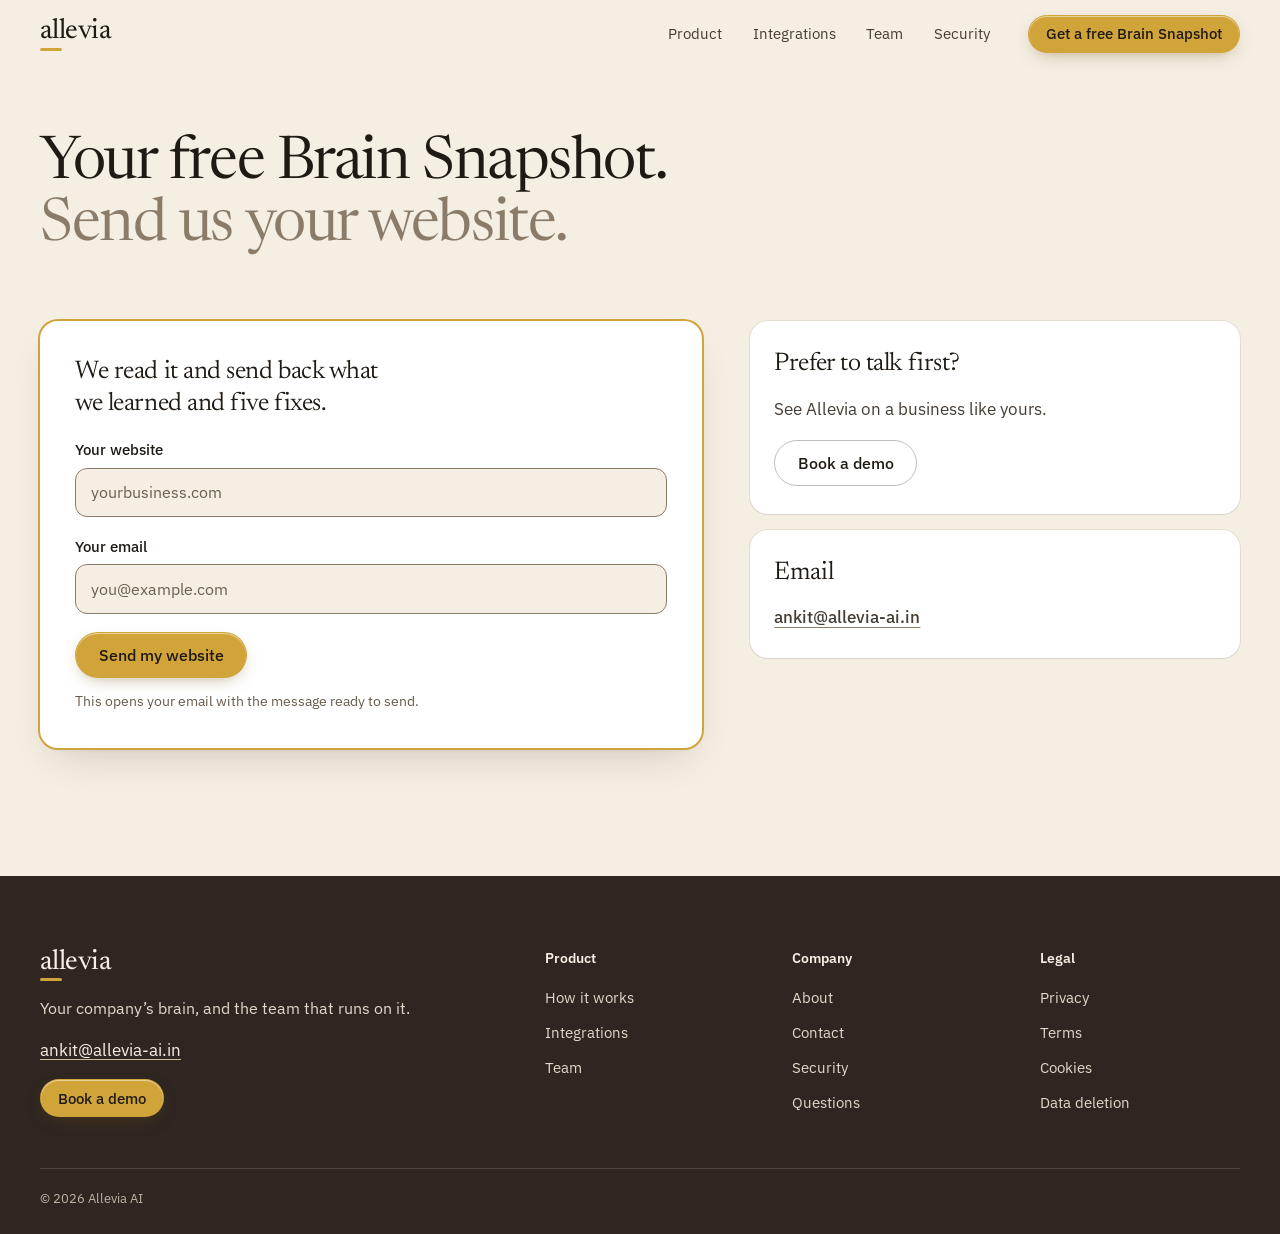
<file: contact/index.html>
<!doctype html>
<html lang="en">
<head>
  <meta charset="utf-8">
  <meta name="viewport" content="width=device-width, initial-scale=1">
  <meta name="robots" content="noindex">
  <title>Contact: Allevia</title>
  <meta name="description" content="Book a demo, ask for a free Brain Snapshot, or write to us.">
  <link rel="icon" href="../favicon.svg" type="image/svg+xml">
  <script type="module" crossorigin src="../assets/entry-caSUvK1j.js"></script>
  <script type="module" crossorigin src="../assets/preload-helper-u68-B8g6.js"></script>
  <script type="module" crossorigin src="../assets/page-Cd-FDW01.js"></script>
  <link rel="stylesheet" crossorigin href="../assets/entry-CpO5kDHT.css">
  <link rel="stylesheet" crossorigin href="../assets/preload-helper-DLw7smXV.css">
</head>
<body>
  <a class="skip" href="#main">Skip to content</a>
<header class="nav" data-nav>
  <div class="wrap nav__in">
    <a class="brand" href="../" aria-label="Allevia, home">allevia</a>
    <nav class="nav__links" id="site-nav" aria-label="Main"><a href="../product/">Product</a><a href="../integrations/">Integrations</a><a href="../team/">Team</a><a href="../security/">Security</a></nav>
    <a class="btn btn-gold btn-sm nav__cta" href="../contact/#snapshot">Get a free Brain Snapshot</a>
    <button class="nav__menu" type="button" aria-expanded="false" aria-controls="site-nav" aria-label="Menu" data-nav-menu><svg width="18" height="18" viewBox="0 0 18 18" fill="none" stroke="currentColor" stroke-width="1.6" stroke-linecap="round" aria-hidden="true"><path d="M3 5.5h12M3 9h12M3 12.5h12"/></svg></button>
  </div>
</header>
  <main id="main">
    <section class="sec phead" aria-labelledby="ct-h"><div class="wrap">
  <h1 id="ct-h" class="page-h1"><span class="t1">Your free Brain Snapshot.</span> <span class="t2">Send us your website.</span></h1>
</div></section>
<section class="sec contact"><div class="wrap contact__grid">
  <form class="snap" id="snapshot" data-snap action="mailto:ankit@allevia-ai.in?subject=Free%20Brain%20Snapshot" method="post" enctype="text/plain" aria-labelledby="snap-h">
    <h2 id="snap-h" class="h3">We read it and send back what we learned and five fixes.</h2>
    <div class="field"><label for="snap-site">Your website</label><input id="snap-site" name="website" type="text" inputmode="url" autocomplete="url" placeholder="yourbusiness.com" required></div>
    <div class="field"><label for="snap-email">Your email</label><input id="snap-email" name="email" type="email" autocomplete="email" placeholder="you@example.com" required></div>
    <button class="btn btn-gold" type="submit">Send my website</button>
    <p class="snap__note">This opens your email with the message ready to send.</p>
  </form>
  <ul class="cbox-row">
    <li class="cbox" id="demo"><h2 class="h3">Prefer to talk first?</h2><p>See Allevia on a business like yours.</p><p><a class="btn btn-ghost" href="mailto:ankit@allevia-ai.in?subject=Book%20a%20demo">Book a demo</a></p></li>
    <li class="cbox"><h2 class="h3">Email</h2><p><a class="link" href="mailto:ankit@allevia-ai.in">ankit@allevia-ai.in</a></p></li>
    
  </ul>
</div></section>
  </main>
  <footer class="foot band band--ink on-ink">
  <div class="wrap foot__grid">
    <div class="foot__about">
      <a class="brand" href="../" aria-label="Allevia, home">allevia</a>
      <p class="foot__line">Your company’s brain, and the team that runs on it.</p>
      <p class="foot__mail"><a href="mailto:ankit@allevia-ai.in">ankit@allevia-ai.in</a></p>
      <p><a class="btn btn-gold btn-sm" href="../contact/#demo">Book a demo</a></p>
    </div>
    <nav class="foot__col" aria-label="Product"><h2 class="foot__h">Product</h2><ul><li><a href="../product/">How it works</a></li><li><a href="../integrations/">Integrations</a></li><li><a href="../team/">Team</a></li></ul></nav>
    <nav class="foot__col" aria-label="Company"><h2 class="foot__h">Company</h2><ul><li><a href="../about/">About</a></li><li><a href="../contact/">Contact</a></li><li><a href="../security/">Security</a></li><li><a href="../faq/">Questions</a></li></ul></nav>
    <nav class="foot__col" aria-label="Legal"><h2 class="foot__h">Legal</h2><ul><li><a href="../privacy/">Privacy</a></li><li><a href="../terms/">Terms</a></li><li><a href="../cookies/">Cookies</a></li><li><a href="../data-deletion/">Data deletion</a></li></ul></nav>
  </div>
  <div class="wrap foot__base"><p>© 2026 Allevia AI</p></div>
</footer>
</body>
</html>
</file>
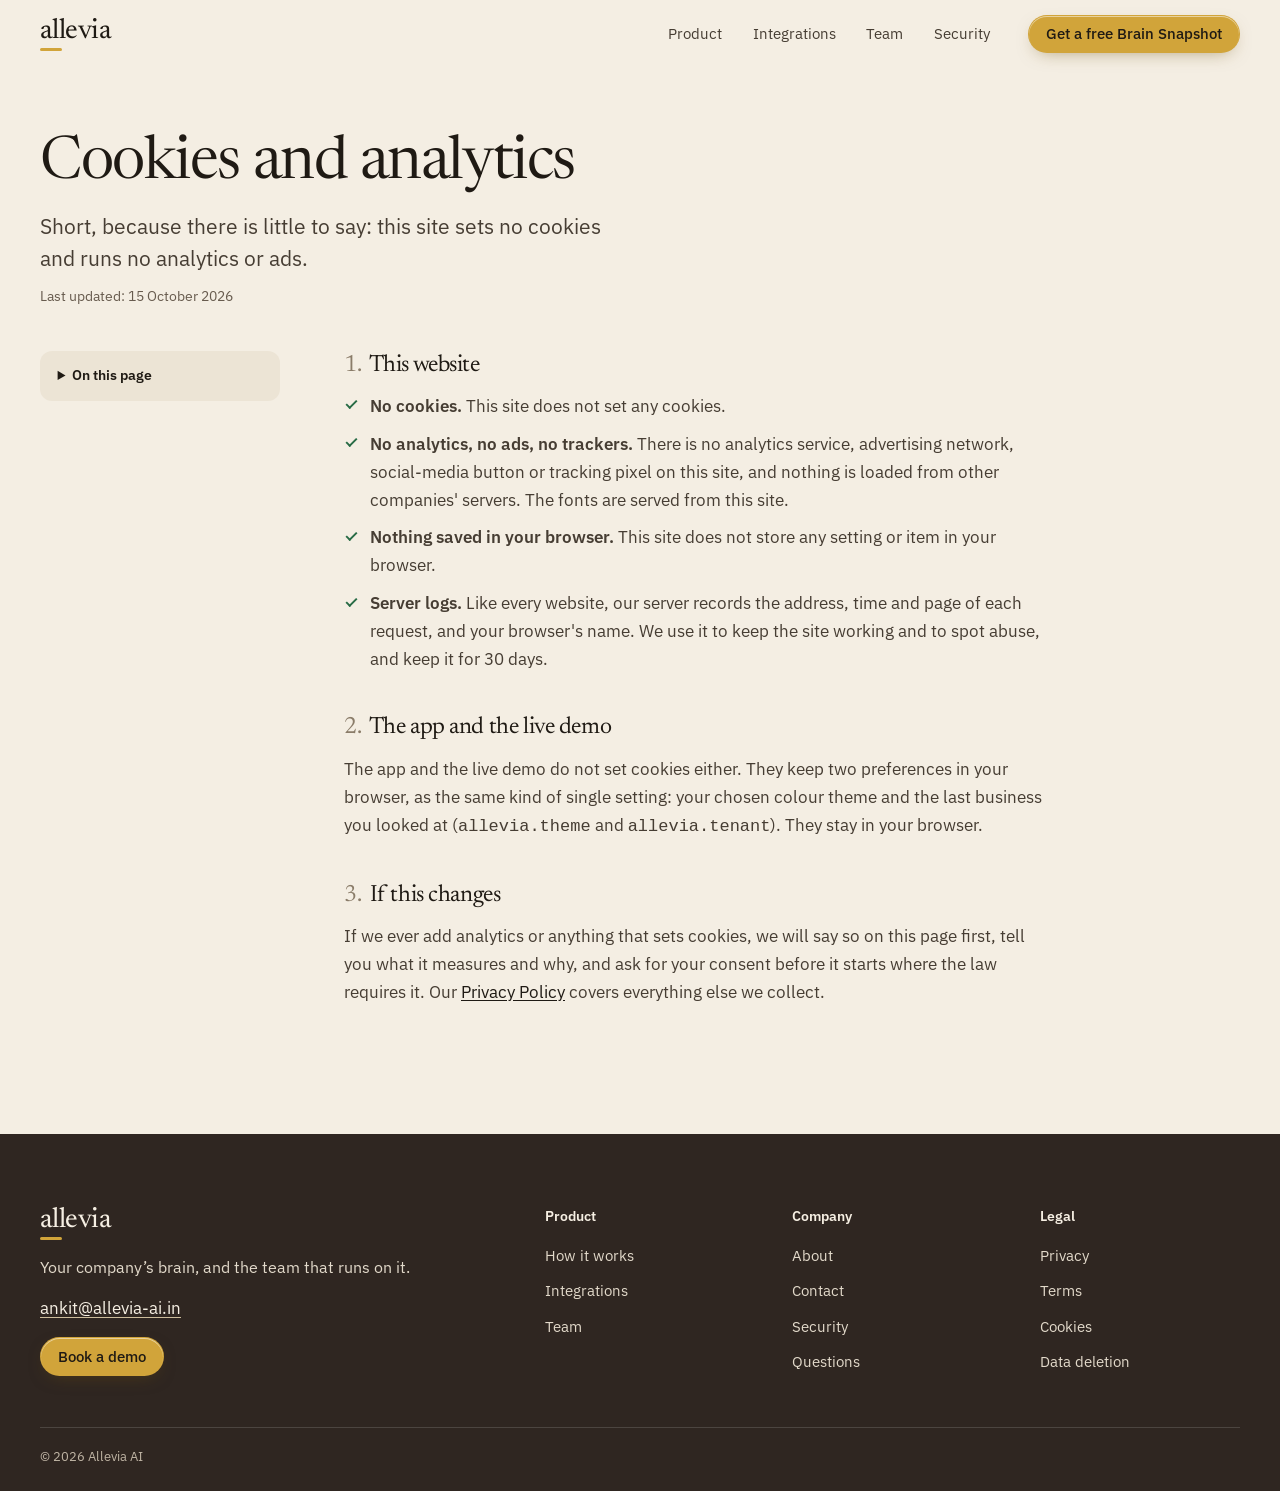
<file: cookies/index.html>
<!doctype html>
<html lang="en">
<head>
  <meta charset="utf-8">
  <meta name="viewport" content="width=device-width, initial-scale=1">
  <meta name="robots" content="noindex">
  <title>Cookies and analytics: Allevia</title>
  <meta name="description" content="This site sets no cookies, runs no analytics or ads, and stores nothing in your browser. The app keeps two small preferences.">
  <link rel="icon" href="../favicon.svg" type="image/svg+xml">
  <script type="module" crossorigin src="../assets/entry-caSUvK1j.js"></script>
  <script type="module" crossorigin src="../assets/preload-helper-u68-B8g6.js"></script>
  <script type="module" crossorigin src="../assets/page-Cd-FDW01.js"></script>
  <link rel="stylesheet" crossorigin href="../assets/entry-CpO5kDHT.css">
  <link rel="stylesheet" crossorigin href="../assets/preload-helper-DLw7smXV.css">
</head>
<body>
  <a class="skip" href="#main">Skip to content</a>
<header class="nav" data-nav>
  <div class="wrap nav__in">
    <a class="brand" href="../" aria-label="Allevia, home">allevia</a>
    <nav class="nav__links" id="site-nav" aria-label="Main"><a href="../product/">Product</a><a href="../integrations/">Integrations</a><a href="../team/">Team</a><a href="../security/">Security</a></nav>
    <a class="btn btn-gold btn-sm nav__cta" href="../contact/#snapshot">Get a free Brain Snapshot</a>
    <button class="nav__menu" type="button" aria-expanded="false" aria-controls="site-nav" aria-label="Menu" data-nav-menu><svg width="18" height="18" viewBox="0 0 18 18" fill="none" stroke="currentColor" stroke-width="1.6" stroke-linecap="round" aria-hidden="true"><path d="M3 5.5h12M3 9h12M3 12.5h12"/></svg></button>
  </div>
</header>
  <main id="main">
    <section class="page-head" aria-labelledby="h1"><div class="wrap page-head__in page-head__in--one"><div><h1 id="h1" class="page-head__h page-head__h--legal">Cookies and analytics</h1><p class="lede">Short, because there is little to say: this site sets no cookies and runs no analytics or ads.</p><p class="legal__date">Last updated: 15 October 2026</p></div></div></section>
<section class="section legal"><div class="wrap legal__in"><nav aria-label="On this page"><details class="legal__toc" data-toc><summary class="legal__toc-h">On this page</summary><ol><li><a href="#site">1. This website</a></li><li><a href="#app">2. The app and the live demo</a></li><li><a href="#later">3. If this changes</a></li></ol></details></nav><div class="legal__body"><section class="legal__sec" id="site" aria-labelledby="site-h"><h2 id="site-h"><span class="legal__n">1.</span> This website</h2><ul class="ticks">
<li><strong>No cookies.</strong> This site does not set any cookies.</li>
<li><strong>No analytics, no ads, no trackers.</strong> There is no analytics service, advertising network, social-media button or tracking pixel on this site, and nothing is loaded from other companies' servers. The fonts are served from this site.</li>
<li><strong>Nothing saved in your browser.</strong> This site does not store any setting or item in your browser.</li>
<li><strong>Server logs.</strong> Like every website, our server records the address, time and page of each request, and your browser's name. We use it to keep the site working and to spot abuse, and keep it for 30 days.</li>
</ul></section><section class="legal__sec" id="app" aria-labelledby="app-h"><h2 id="app-h"><span class="legal__n">2.</span> The app and the live demo</h2><p>The app and the live demo do not set cookies either. They keep two preferences in your browser, as the same kind of single setting: your chosen colour theme and the last business you looked at (<code>allevia.theme</code> and <code>allevia.tenant</code>). They stay in your browser.</p></section><section class="legal__sec" id="later" aria-labelledby="later-h"><h2 id="later-h"><span class="legal__n">3.</span> If this changes</h2><p>If we ever add analytics or anything that sets cookies, we will say so on this page first, tell you what it measures and why, and ask for your consent before it starts where the law requires it. Our <a href="../privacy/">Privacy Policy</a> covers everything else we collect.</p></section></div></div></section>
  </main>
  <footer class="foot band band--ink on-ink">
  <div class="wrap foot__grid">
    <div class="foot__about">
      <a class="brand" href="../" aria-label="Allevia, home">allevia</a>
      <p class="foot__line">Your company’s brain, and the team that runs on it.</p>
      <p class="foot__mail"><a href="mailto:ankit@allevia-ai.in">ankit@allevia-ai.in</a></p>
      <p><a class="btn btn-gold btn-sm" href="../contact/#demo">Book a demo</a></p>
    </div>
    <nav class="foot__col" aria-label="Product"><h2 class="foot__h">Product</h2><ul><li><a href="../product/">How it works</a></li><li><a href="../integrations/">Integrations</a></li><li><a href="../team/">Team</a></li></ul></nav>
    <nav class="foot__col" aria-label="Company"><h2 class="foot__h">Company</h2><ul><li><a href="../about/">About</a></li><li><a href="../contact/">Contact</a></li><li><a href="../security/">Security</a></li><li><a href="../faq/">Questions</a></li></ul></nav>
    <nav class="foot__col" aria-label="Legal"><h2 class="foot__h">Legal</h2><ul><li><a href="../privacy/">Privacy</a></li><li><a href="../terms/">Terms</a></li><li><a href="../cookies/">Cookies</a></li><li><a href="../data-deletion/">Data deletion</a></li></ul></nav>
  </div>
  <div class="wrap foot__base"><p>© 2026 Allevia AI</p></div>
</footer>
</body>
</html>
</file>
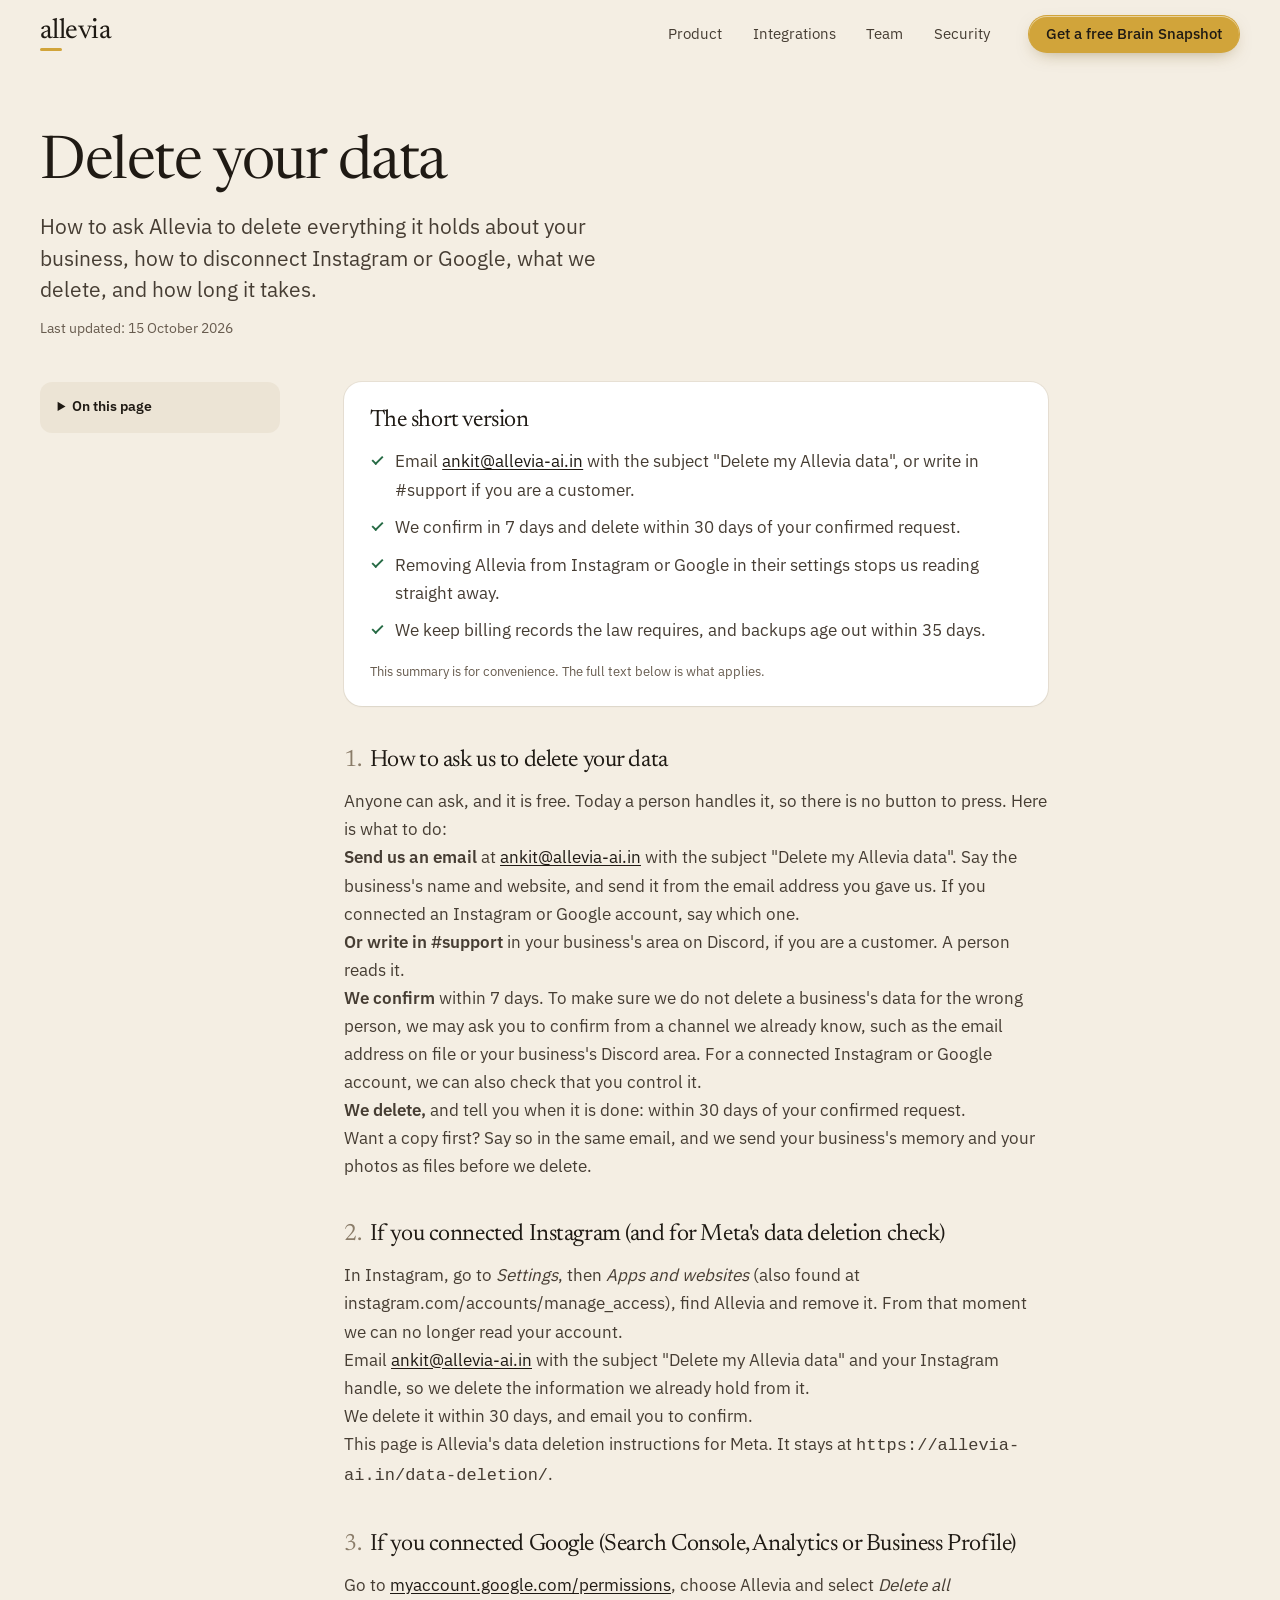
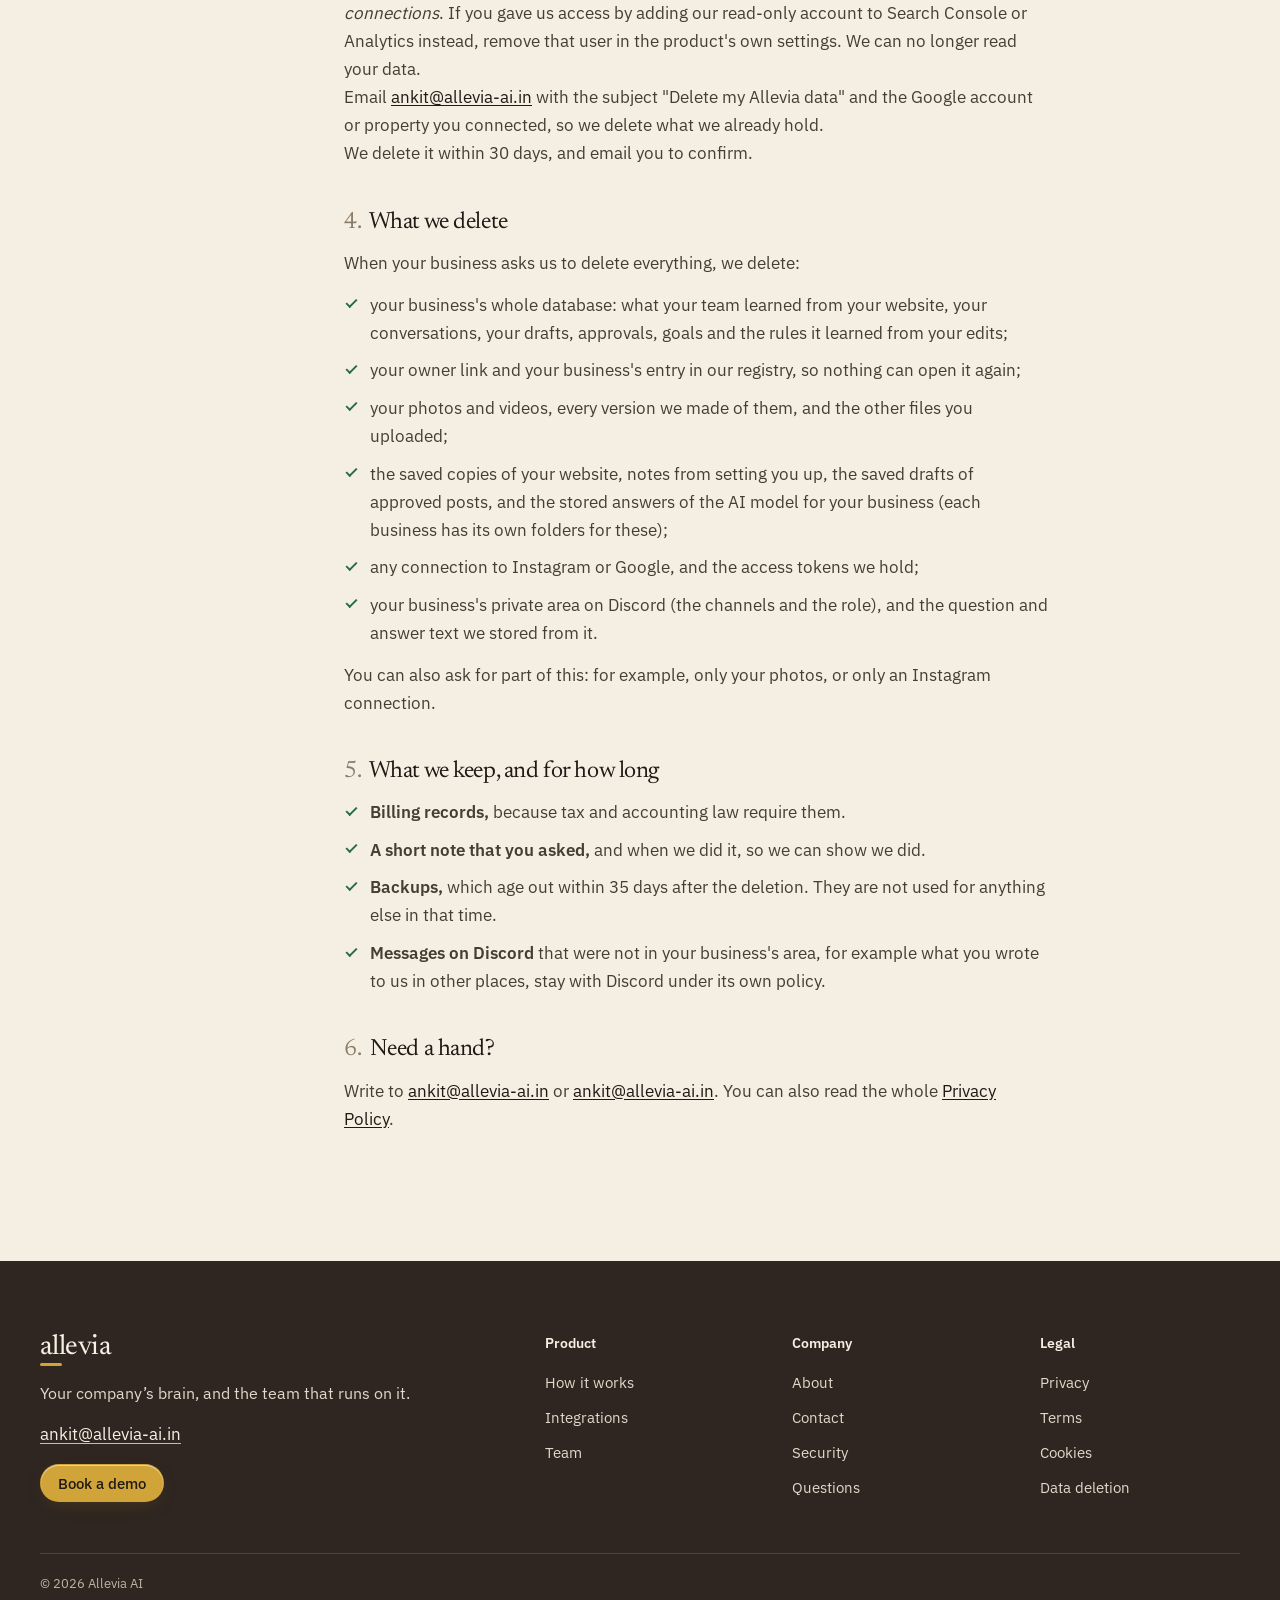
<file: data-deletion/index.html>
<!doctype html>
<html lang="en">
<head>
  <meta charset="utf-8">
  <meta name="viewport" content="width=device-width, initial-scale=1">
  <meta name="robots" content="noindex">
  <title>Delete your data: Allevia</title>
  <meta name="description" content="How to ask Allevia to delete everything it holds about your business, how to disconnect your tools, what we delete and how long it takes.">
  <link rel="icon" href="../favicon.svg" type="image/svg+xml">
  <script type="module" crossorigin src="../assets/entry-caSUvK1j.js"></script>
  <script type="module" crossorigin src="../assets/preload-helper-u68-B8g6.js"></script>
  <script type="module" crossorigin src="../assets/page-Cd-FDW01.js"></script>
  <link rel="stylesheet" crossorigin href="../assets/entry-CpO5kDHT.css">
  <link rel="stylesheet" crossorigin href="../assets/preload-helper-DLw7smXV.css">
</head>
<body>
  <a class="skip" href="#main">Skip to content</a>
<header class="nav" data-nav>
  <div class="wrap nav__in">
    <a class="brand" href="../" aria-label="Allevia, home">allevia</a>
    <nav class="nav__links" id="site-nav" aria-label="Main"><a href="../product/">Product</a><a href="../integrations/">Integrations</a><a href="../team/">Team</a><a href="../security/">Security</a></nav>
    <a class="btn btn-gold btn-sm nav__cta" href="../contact/#snapshot">Get a free Brain Snapshot</a>
    <button class="nav__menu" type="button" aria-expanded="false" aria-controls="site-nav" aria-label="Menu" data-nav-menu><svg width="18" height="18" viewBox="0 0 18 18" fill="none" stroke="currentColor" stroke-width="1.6" stroke-linecap="round" aria-hidden="true"><path d="M3 5.5h12M3 9h12M3 12.5h12"/></svg></button>
  </div>
</header>
  <main id="main">
    <section class="page-head" aria-labelledby="h1"><div class="wrap page-head__in page-head__in--one"><div><h1 id="h1" class="page-head__h page-head__h--legal">Delete your data</h1><p class="lede">How to ask Allevia to delete everything it holds about your business, how to disconnect Instagram or Google, what we delete, and how long it takes.</p><p class="legal__date">Last updated: 15 October 2026</p></div></div></section>
<section class="section legal"><div class="wrap legal__in"><nav aria-label="On this page"><details class="legal__toc" data-toc><summary class="legal__toc-h">On this page</summary><ol><li><a href="#ask">1. How to ask us to delete your data</a></li><li><a href="#instagram">2. If you connected Instagram (and for Meta's data deletion check)</a></li><li><a href="#google">3. If you connected Google (Search Console, Analytics or Business Profile)</a></li><li><a href="#what">4. What we delete</a></li><li><a href="#keep">5. What we keep, and for how long</a></li><li><a href="#help">6. Need a hand?</a></li></ol></details></nav><div class="legal__body"><section class="legal__short" aria-labelledby="short-h"><h2 id="short-h">The short version</h2><ul class="ticks"><li>Email <a href="mailto:ankit@allevia-ai.in">ankit@allevia-ai.in</a> with the subject "Delete my Allevia data", or write in #support if you are a customer.</li><li>We confirm in 7 days and delete within 30 days of your confirmed request.</li><li>Removing Allevia from Instagram or Google in their settings stops us reading straight away.</li><li>We keep billing records the law requires, and backups age out within 35 days.</li></ul><p class="fine">This summary is for convenience. The full text below is what applies.</p></section><section class="legal__sec" id="ask" aria-labelledby="ask-h"><h2 id="ask-h"><span class="legal__n">1.</span> How to ask us to delete your data</h2><p>Anyone can ask, and it is free. Today a person handles it, so there is no button to press. Here is what to do:</p>
<ol class="steps-list">
<li><strong>Send us an email</strong> at <a href="mailto:ankit@allevia-ai.in">ankit@allevia-ai.in</a> with the subject "Delete my Allevia data". Say the business's name and website, and send it from the email address you gave us. If you connected an Instagram or Google account, say which one.</li>
<li><strong>Or write in #support</strong> in your business's area on Discord, if you are a customer. A person reads it.</li>
<li><strong>We confirm</strong> within 7 days. To make sure we do not delete a business's data for the wrong person, we may ask you to confirm from a channel we already know, such as the email address on file or your business's Discord area. For a connected Instagram or Google account, we can also check that you control it.</li>
<li><strong>We delete,</strong> and tell you when it is done: within 30 days of your confirmed request.</li>
</ol>
<p>Want a copy first? Say so in the same email, and we send your business's memory and your photos as files before we delete.</p></section><section class="legal__sec" id="instagram" aria-labelledby="instagram-h"><h2 id="instagram-h"><span class="legal__n">2.</span> If you connected Instagram (and for Meta's data deletion check)</h2><ol class="steps-list">
<li>In Instagram, go to <em>Settings</em>, then <em>Apps and websites</em> (also found at instagram.com/accounts/manage_access), find Allevia and remove it. From that moment we can no longer read your account.</li>
<li>Email <a href="mailto:ankit@allevia-ai.in">ankit@allevia-ai.in</a> with the subject "Delete my Allevia data" and your Instagram handle, so we delete the information we already hold from it.</li>
<li>We delete it within 30 days, and email you to confirm.</li>
</ol>
<p>This page is Allevia's data deletion instructions for Meta. It stays at <code>https://allevia-ai.in/data-deletion/</code>.</p></section><section class="legal__sec" id="google" aria-labelledby="google-h"><h2 id="google-h"><span class="legal__n">3.</span> If you connected Google (Search Console, Analytics or Business Profile)</h2><ol class="steps-list">
<li>Go to <a href="https://myaccount.google.com/permissions" rel="noopener">myaccount.google.com/permissions</a>, choose Allevia and select <em>Delete all connections</em>. If you gave us access by adding our read-only account to Search Console or Analytics instead, remove that user in the product's own settings. We can no longer read your data.</li>
<li>Email <a href="mailto:ankit@allevia-ai.in">ankit@allevia-ai.in</a> with the subject "Delete my Allevia data" and the Google account or property you connected, so we delete what we already hold.</li>
<li>We delete it within 30 days, and email you to confirm.</li>
</ol></section><section class="legal__sec" id="what" aria-labelledby="what-h"><h2 id="what-h"><span class="legal__n">4.</span> What we delete</h2><p>When your business asks us to delete everything, we delete:</p>
<ul class="ticks">
<li>your business's whole database: what your team learned from your website, your conversations, your drafts, approvals, goals and the rules it learned from your edits;</li>
<li>your owner link and your business's entry in our registry, so nothing can open it again;</li>
<li>your photos and videos, every version we made of them, and the other files you uploaded;</li>
<li>the saved copies of your website, notes from setting you up, the saved drafts of approved posts, and the stored answers of the AI model for your business (each business has its own folders for these);</li>
<li>any connection to Instagram or Google, and the access tokens we hold;</li>
<li>your business's private area on Discord (the channels and the role), and the question and answer text we stored from it.</li>
</ul>
<p>You can also ask for part of this: for example, only your photos, or only an Instagram connection.</p></section><section class="legal__sec" id="keep" aria-labelledby="keep-h"><h2 id="keep-h"><span class="legal__n">5.</span> What we keep, and for how long</h2><ul class="ticks">
<li><strong>Billing records,</strong> because tax and accounting law require them.</li>
<li><strong>A short note that you asked,</strong> and when we did it, so we can show we did.</li>
<li><strong>Backups,</strong> which age out within 35 days after the deletion. They are not used for anything else in that time.</li>
<li><strong>Messages on Discord</strong> that were not in your business's area, for example what you wrote to us in other places, stay with Discord under its own policy.</li>
</ul></section><section class="legal__sec" id="help" aria-labelledby="help-h"><h2 id="help-h"><span class="legal__n">6.</span> Need a hand?</h2><p>Write to <a href="mailto:ankit@allevia-ai.in">ankit@allevia-ai.in</a> or <a href="mailto:ankit@allevia-ai.in">ankit@allevia-ai.in</a>. You can also read the whole <a href="../privacy/">Privacy Policy</a>.</p></section></div></div></section>
  </main>
  <footer class="foot band band--ink on-ink">
  <div class="wrap foot__grid">
    <div class="foot__about">
      <a class="brand" href="../" aria-label="Allevia, home">allevia</a>
      <p class="foot__line">Your company’s brain, and the team that runs on it.</p>
      <p class="foot__mail"><a href="mailto:ankit@allevia-ai.in">ankit@allevia-ai.in</a></p>
      <p><a class="btn btn-gold btn-sm" href="../contact/#demo">Book a demo</a></p>
    </div>
    <nav class="foot__col" aria-label="Product"><h2 class="foot__h">Product</h2><ul><li><a href="../product/">How it works</a></li><li><a href="../integrations/">Integrations</a></li><li><a href="../team/">Team</a></li></ul></nav>
    <nav class="foot__col" aria-label="Company"><h2 class="foot__h">Company</h2><ul><li><a href="../about/">About</a></li><li><a href="../contact/">Contact</a></li><li><a href="../security/">Security</a></li><li><a href="../faq/">Questions</a></li></ul></nav>
    <nav class="foot__col" aria-label="Legal"><h2 class="foot__h">Legal</h2><ul><li><a href="../privacy/">Privacy</a></li><li><a href="../terms/">Terms</a></li><li><a href="../cookies/">Cookies</a></li><li><a href="../data-deletion/">Data deletion</a></li></ul></nav>
  </div>
  <div class="wrap foot__base"><p>© 2026 Allevia AI</p></div>
</footer>
</body>
</html>
</file>
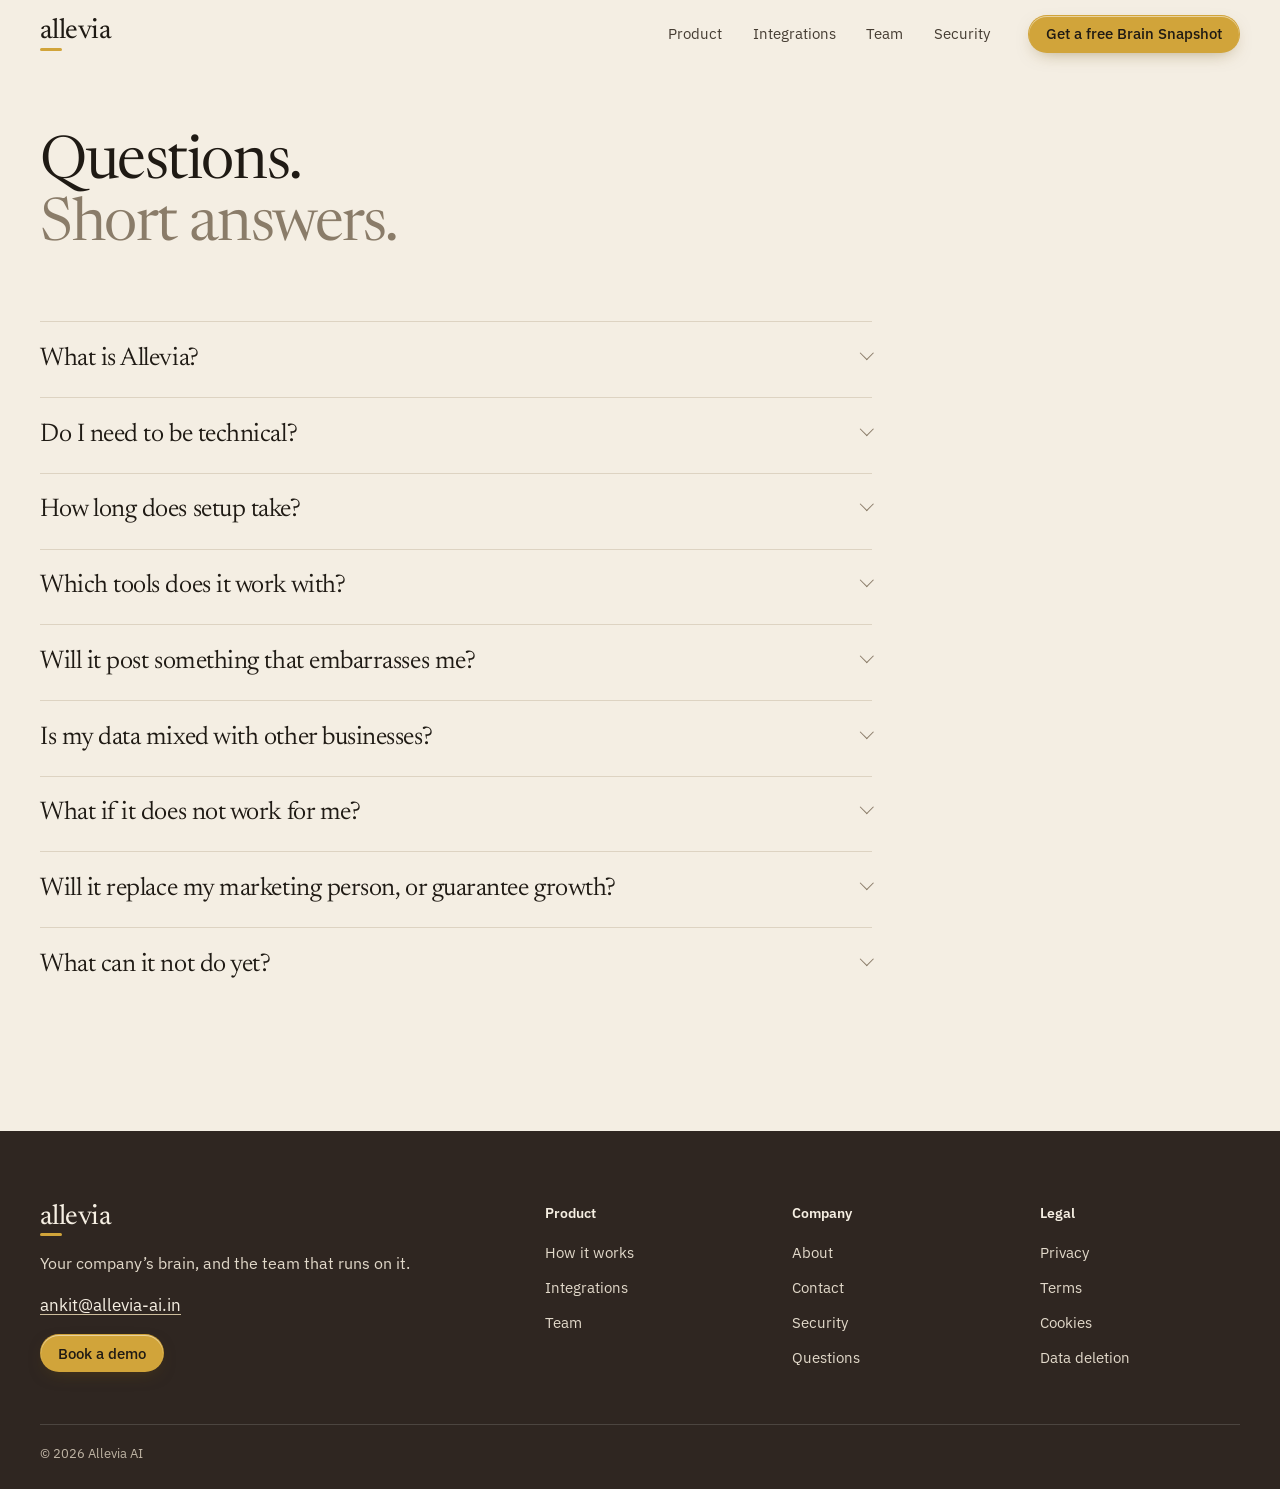
<file: faq/index.html>
<!doctype html>
<html lang="en">
<head>
  <meta charset="utf-8">
  <meta name="viewport" content="width=device-width, initial-scale=1">
  <meta name="robots" content="noindex">
  <title>Questions: Allevia</title>
  <meta name="description" content="Short answers to the questions founders ask before they start.">
  <link rel="icon" href="../favicon.svg" type="image/svg+xml">
  <script type="module" crossorigin src="../assets/entry-caSUvK1j.js"></script>
  <script type="module" crossorigin src="../assets/preload-helper-u68-B8g6.js"></script>
  <script type="module" crossorigin src="../assets/page-Cd-FDW01.js"></script>
  <link rel="stylesheet" crossorigin href="../assets/entry-CpO5kDHT.css">
  <link rel="stylesheet" crossorigin href="../assets/preload-helper-DLw7smXV.css">
</head>
<body>
  <a class="skip" href="#main">Skip to content</a>
<header class="nav" data-nav>
  <div class="wrap nav__in">
    <a class="brand" href="../" aria-label="Allevia, home">allevia</a>
    <nav class="nav__links" id="site-nav" aria-label="Main"><a href="../product/">Product</a><a href="../integrations/">Integrations</a><a href="../team/">Team</a><a href="../security/">Security</a></nav>
    <a class="btn btn-gold btn-sm nav__cta" href="../contact/#snapshot">Get a free Brain Snapshot</a>
    <button class="nav__menu" type="button" aria-expanded="false" aria-controls="site-nav" aria-label="Menu" data-nav-menu><svg width="18" height="18" viewBox="0 0 18 18" fill="none" stroke="currentColor" stroke-width="1.6" stroke-linecap="round" aria-hidden="true"><path d="M3 5.5h12M3 9h12M3 12.5h12"/></svg></button>
  </div>
</header>
  <main id="main">
    <section class="sec phead" aria-labelledby="faq-h"><div class="wrap"><h1 id="faq-h" class="page-h1"><span class="t1">Questions.</span> <span class="t2">Short answers.</span></h1></div></section>
  <section class="sec"><div class="wrap faq"><details><summary><h2 class="h3">What is Allevia?</h2></summary><p>Your Founder OS. One company brain remembers everything about your business, and an AI team works inside the tools you already use.</p></details><details><summary><h2 class="h3">Do I need to be technical?</h2></summary><p>No. You paste your website and we do the setup with you, so you never face a settings screen.</p></details><details><summary><h2 class="h3">How long does setup take?</h2></summary><p>About two minutes. You paste your website, we read it and set your team up, then you connect the tools you want.</p></details><details><summary><h2 class="h3">Which tools does it work with?</h2></summary><p>Gmail, Google Calendar, Google Analytics, Google and Meta Ads, Instagram, Shopify, Stripe, HubSpot, Slack and more. Reading is instant. Anything that sends or spends waits for your OK.</p></details><details><summary><h2 class="h3">Will it post something that embarrasses me?</h2></summary><p>Nothing goes out without your OK. Once posting is switched on for your business, a post you approve goes out at the time you chose. Until then it waits as a draft. Replies to reviews of three stars or lower, price claims and anything that spends money never go out on their own.</p></details><details><summary><h2 class="h3">Is my data mixed with other businesses?</h2></summary><p>No. Each business has its own separate database, and nothing learned from one is used for another.</p></details><details><summary><h2 class="h3">What if it does not work for me?</h2></summary><p>You get a 14-day full refund. If we miss what we promised in the first month, you also get the remaining two-thirds of the three months back. You can ask for a free Brain Snapshot first, before you pay anything.</p></details><details><summary><h2 class="h3">Will it replace my marketing person, or guarantee growth?</h2></summary><p>No to both. We promise the setup and the work delivered, never revenue or growth.</p></details><details><summary><h2 class="h3">What can it not do yet?</h2></summary><p>Connecting your own tools is switched on one business at a time, and anything that sends or posts is saved as a draft until we turn it on for you. Each person on your team does not have their own login yet.</p></details></div></section>
  </main>
  <footer class="foot band band--ink on-ink">
  <div class="wrap foot__grid">
    <div class="foot__about">
      <a class="brand" href="../" aria-label="Allevia, home">allevia</a>
      <p class="foot__line">Your company’s brain, and the team that runs on it.</p>
      <p class="foot__mail"><a href="mailto:ankit@allevia-ai.in">ankit@allevia-ai.in</a></p>
      <p><a class="btn btn-gold btn-sm" href="../contact/#demo">Book a demo</a></p>
    </div>
    <nav class="foot__col" aria-label="Product"><h2 class="foot__h">Product</h2><ul><li><a href="../product/">How it works</a></li><li><a href="../integrations/">Integrations</a></li><li><a href="../team/">Team</a></li></ul></nav>
    <nav class="foot__col" aria-label="Company"><h2 class="foot__h">Company</h2><ul><li><a href="../about/">About</a></li><li><a href="../contact/">Contact</a></li><li><a href="../security/">Security</a></li><li><a href="../faq/">Questions</a></li></ul></nav>
    <nav class="foot__col" aria-label="Legal"><h2 class="foot__h">Legal</h2><ul><li><a href="../privacy/">Privacy</a></li><li><a href="../terms/">Terms</a></li><li><a href="../cookies/">Cookies</a></li><li><a href="../data-deletion/">Data deletion</a></li></ul></nav>
  </div>
  <div class="wrap foot__base"><p>© 2026 Allevia AI</p></div>
</footer>
</body>
</html>
</file>
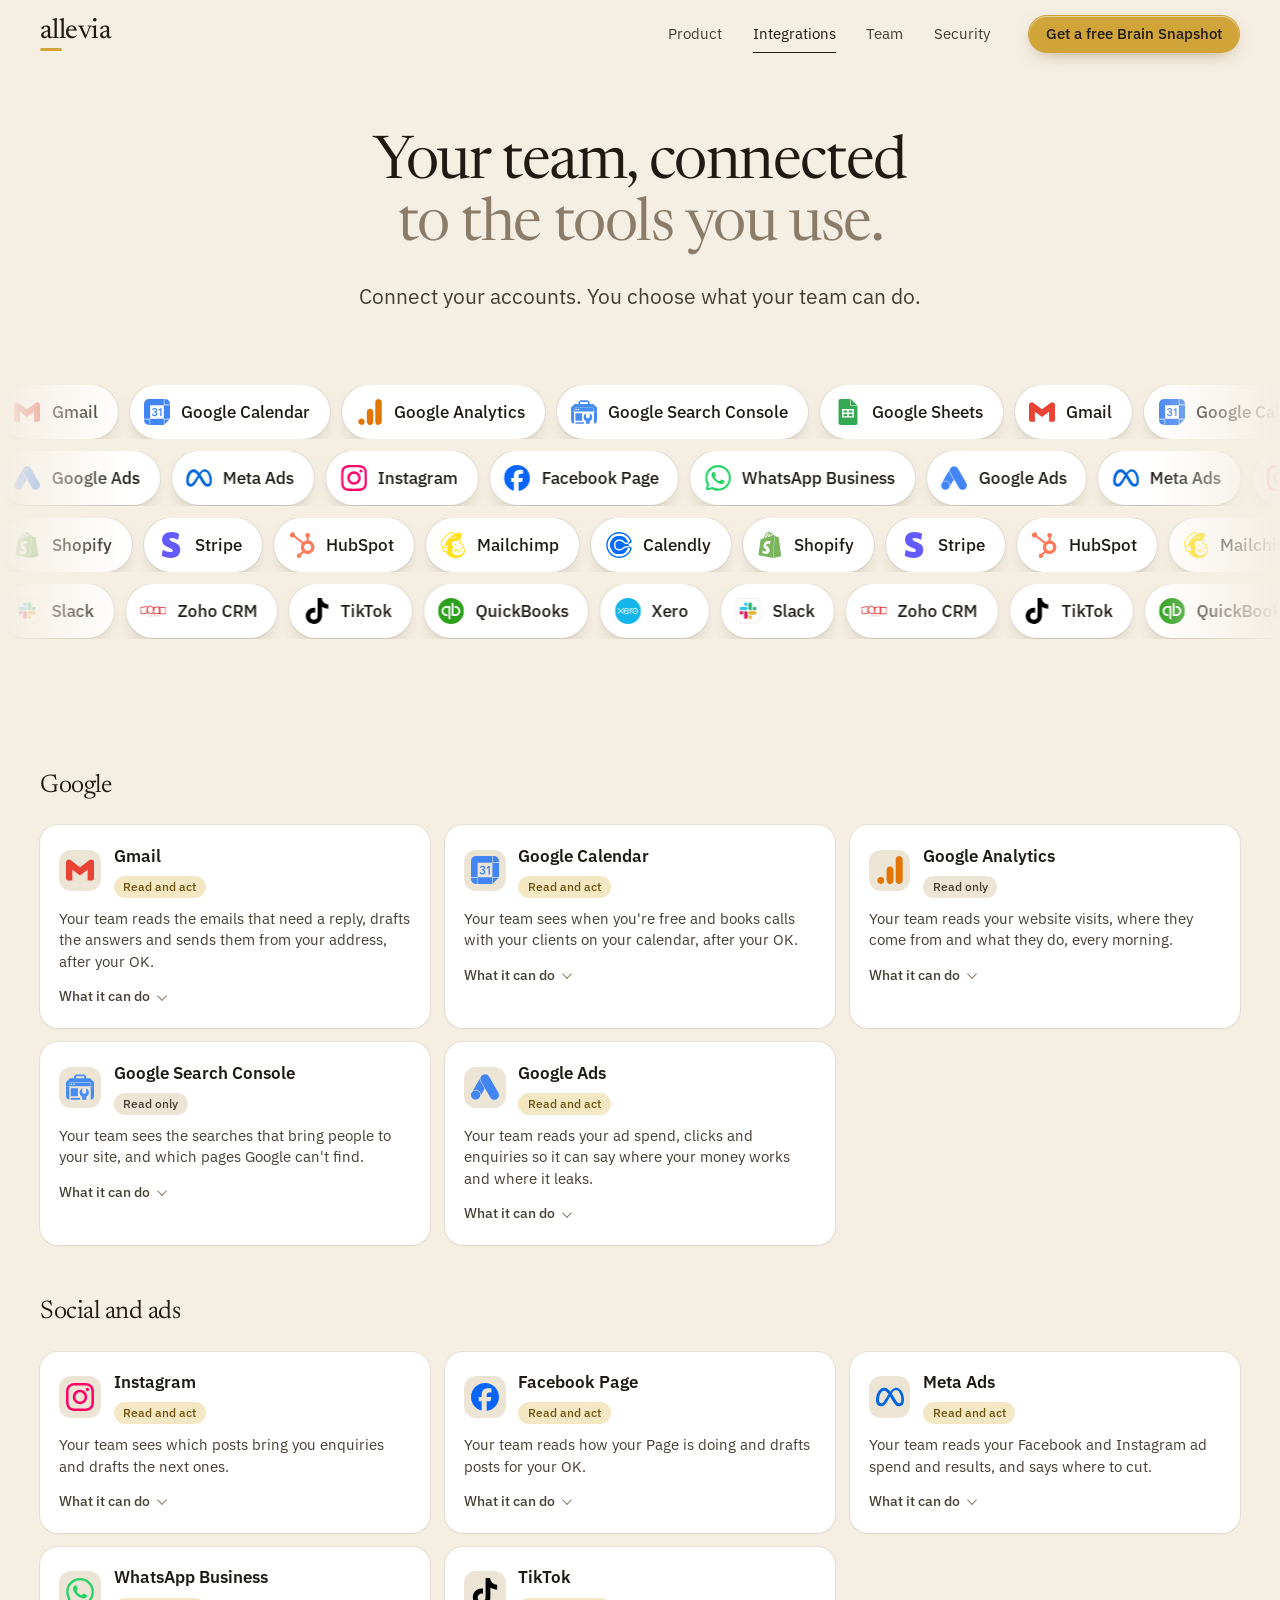
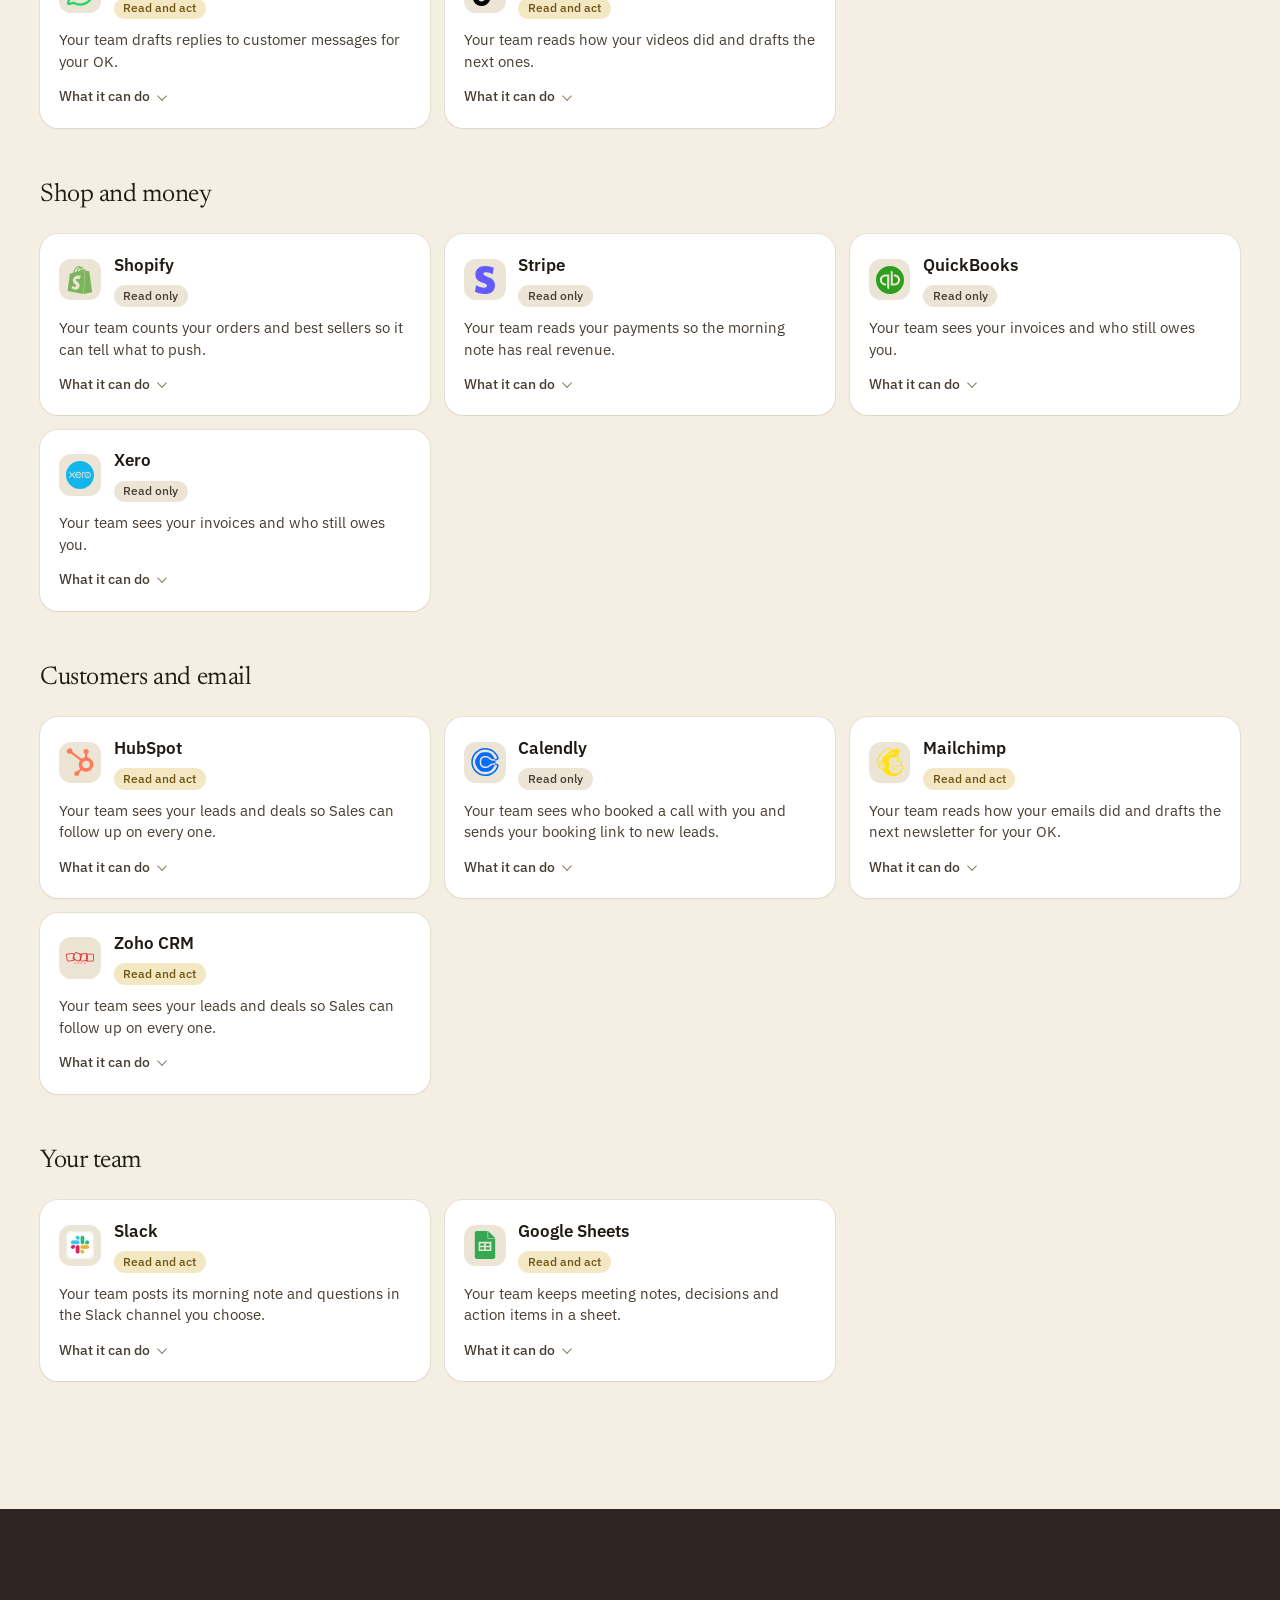
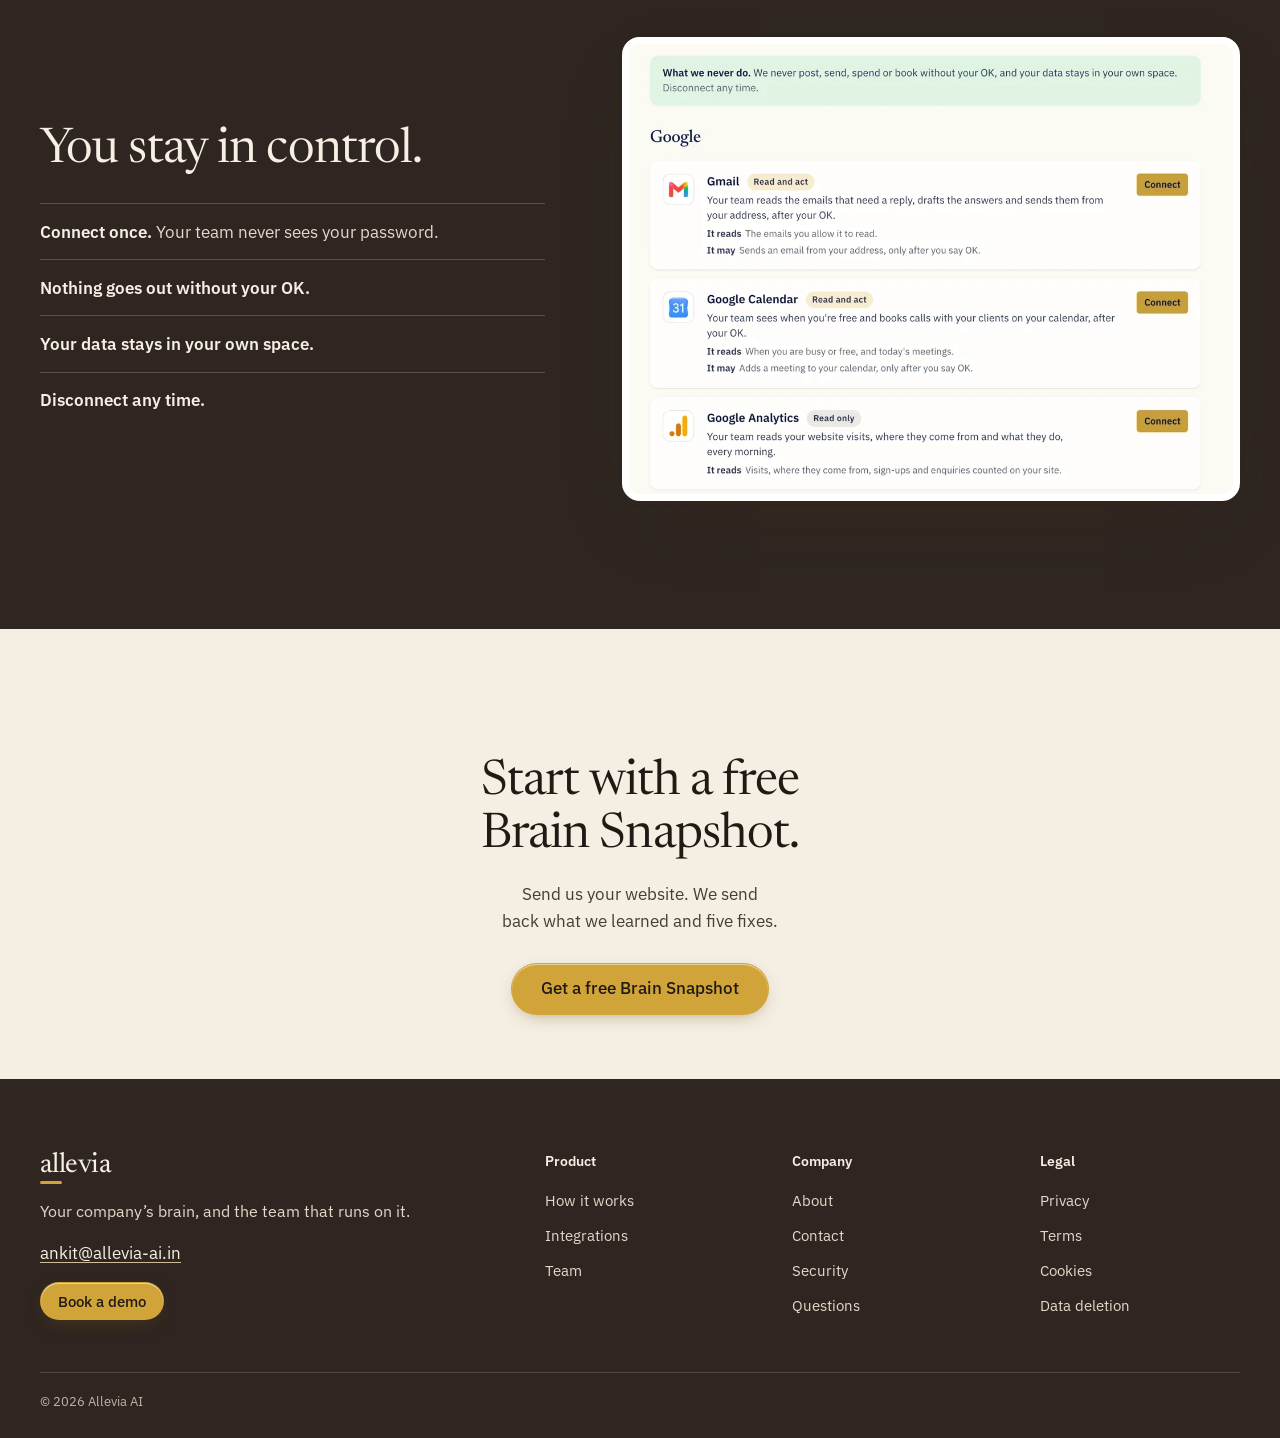
<file: integrations/index.html>
<!doctype html>
<html lang="en">
<head>
  <meta charset="utf-8">
  <meta name="viewport" content="width=device-width, initial-scale=1">
  <meta name="robots" content="noindex">
  <title>Integrations: Allevia</title>
  <meta name="description" content="Connect Gmail, Calendar, Ads, Analytics, Instagram, Shopify and more. Your team reads instantly; anything that sends or spends waits for your OK.">
  <link rel="icon" href="../favicon.svg" type="image/svg+xml">
  <script type="module" crossorigin src="../assets/entry-caSUvK1j.js"></script>
  <script type="module" crossorigin src="../assets/preload-helper-u68-B8g6.js"></script>
  <script type="module" crossorigin src="../assets/page-Cd-FDW01.js"></script>
  <link rel="stylesheet" crossorigin href="../assets/entry-CpO5kDHT.css">
  <link rel="stylesheet" crossorigin href="../assets/preload-helper-DLw7smXV.css">
</head>
<body>
  <a class="skip" href="#main">Skip to content</a>
<header class="nav" data-nav>
  <div class="wrap nav__in">
    <a class="brand" href="../" aria-label="Allevia, home">allevia</a>
    <nav class="nav__links" id="site-nav" aria-label="Main"><a href="../product/">Product</a><a href="../integrations/" aria-current="page">Integrations</a><a href="../team/">Team</a><a href="../security/">Security</a></nav>
    <a class="btn btn-gold btn-sm nav__cta" href="../contact/#snapshot">Get a free Brain Snapshot</a>
    <button class="nav__menu" type="button" aria-expanded="false" aria-controls="site-nav" aria-label="Menu" data-nav-menu><svg width="18" height="18" viewBox="0 0 18 18" fill="none" stroke="currentColor" stroke-width="1.6" stroke-linecap="round" aria-hidden="true"><path d="M3 5.5h12M3 9h12M3 12.5h12"/></svg></button>
  </div>
</header>
  <main id="main">
    <section class="sec int-hero" aria-labelledby="int-h">
  <div class="wrap int-hero__head">
    <h1 id="int-h" class="page-h1"><span class="t1">Your team, connected</span> <span class="t2">to the tools you use.</span></h1>
    <p class="lede">Connect your accounts. You choose what your team can do.</p>
  </div>
  <div class="rows" aria-label="Tools your team can connect to"><div class="row" style="--dur:74s;--dir:normal"><div class="row__track"><ul class="row__set"><li class="chip"><svg class="logo" viewBox="0 0 24 24" width="26" height="26" aria-hidden="true" focusable="false"><path fill="#EA4335" d="M24 5.457v13.909c0 .904-.732 1.636-1.636 1.636h-3.819V11.73L12 16.64l-6.545-4.91v9.273H1.636A1.636 1.636 0 0 1 0 19.366V5.457c0-2.023 2.309-3.178 3.927-1.964L5.455 4.64 12 9.548l6.545-4.91 1.528-1.145C21.69 2.28 24 3.434 24 5.457z"/></svg><span>Gmail</span></li><li class="chip"><svg class="logo" viewBox="0 0 24 24" width="26" height="26" aria-hidden="true" focusable="false"><path fill="#4285F4" d="M18.316 5.684H24v12.632h-5.684V5.684zM5.684 24h12.632v-5.684H5.684V24zM18.316 5.684V0H1.895A1.894 1.894 0 0 0 0 1.895v16.421h5.684V5.684h12.632zm-7.207 6.25v-.065c.272-.144.5-.349.687-.617s.279-.595.279-.982c0-.379-.099-.72-.3-1.025a2.05 2.05 0 0 0-.832-.714 2.703 2.703 0 0 0-1.197-.257c-.6 0-1.094.156-1.481.467-.386.311-.65.671-.793 1.078l1.085.452c.086-.249.224-.461.413-.633.189-.172.445-.257.767-.257.33 0 .602.088.816.264a.86.86 0 0 1 .322.703c0 .33-.12.589-.36.778-.24.19-.535.284-.886.284h-.567v1.085h.633c.407 0 .748.109 1.02.327.272.218.407.499.407.843 0 .336-.129.614-.387.832s-.565.327-.924.327c-.351 0-.651-.103-.897-.311-.248-.208-.422-.502-.521-.881l-1.096.452c.178.616.505 1.082.977 1.401.472.319.984.478 1.538.477a2.84 2.84 0 0 0 1.293-.291c.382-.193.684-.458.902-.794.218-.336.327-.72.327-1.149 0-.429-.115-.797-.344-1.105a2.067 2.067 0 0 0-.881-.689zm2.093-1.931l.602.913L15 10.045v5.744h1.187V8.446h-.827l-2.158 1.557zM22.105 0h-3.289v5.184H24V1.895A1.894 1.894 0 0 0 22.105 0zm-3.289 23.5l4.684-4.684h-4.684V23.5zM0 22.105C0 23.152.848 24 1.895 24h3.289v-5.184H0v3.289z"/></svg><span>Google Calendar</span></li><li class="chip"><svg class="logo" viewBox="0 0 24 24" width="26" height="26" aria-hidden="true" focusable="false"><path fill="#E37400" d="M22.84 2.9982v17.9987c.0086 1.6473-1.3197 2.9897-2.967 2.9984a2.9808 2.9808 0 01-.3677-.0208c-1.528-.226-2.6477-1.5558-2.6105-3.1V3.1204c-.0369-1.5458 1.0856-2.8762 2.6157-3.1 1.6361-.1915 3.1178.9796 3.3093 2.6158.014.1201.0208.241.0202.3619zM4.1326 18.0548c-1.6417 0-2.9726 1.331-2.9726 2.9726C1.16 22.6691 2.4909 24 4.1326 24s2.9726-1.3309 2.9726-2.9726-1.331-2.9726-2.9726-2.9726zm7.8728-9.0098c-.0171 0-.0342 0-.0513.0003-1.6495.0904-2.9293 1.474-2.891 3.1256v7.9846c0 2.167.9535 3.4825 2.3505 3.763 1.6118.3266 3.1832-.7152 3.5098-2.327.04-.1974.06-.3983.0593-.5998v-8.9585c.003-1.6474-1.33-2.9852-2.9773-2.9882z"/></svg><span>Google Analytics</span></li><li class="chip"><svg class="logo" viewBox="0 0 24 24" width="26" height="26" aria-hidden="true" focusable="false"><path fill="#458CF5" d="M8.548 1.156L6.832 2.872v1.682h1.716zm0 3.398v.035H6.832v-.035H3.386L0 7.844v3.577h2.826V8.94c0-.525.429-.954.954-.954h16.476c.525 0 .954.43.954.954v2.48h2.754V7.844l-3.386-3.29H17.3v.035h-1.717v-.035zm7.035 0H17.3V2.872l-1.717-1.716zM8.679 1.188V2.84h6.773V1.188zm11.471 7.07a.834.834 0 00-.132.01l-.543.002c-5.216.014-10.432-.008-15.648.01-.435-.063-.794.436-.716.883v2.264h17.812c-.016-.888.045-1.782-.034-2.666-.104-.342-.427-.502-.739-.502zm-15.422.634a.689.698 0 01.689.698.689.698 0 01-.689.697.689.698 0 01-.688-.697.689.698 0 01.688-.698zm2.134 0a.689.698 0 01.689.698.689.698 0 01-.689.697.689.698 0 01-.688-.697.689.698 0 01.688-.698zM.036 11.645v9.156c0 1.05.858 1.908 1.907 1.908h.883V11.645zm21.174 0v11.064h.882c1.05 0 1.908-.858 1.908-1.908v-9.156zM4.057 13.133v6.85h6.137v-6.85zm13.243.021v3.777l-1.708.977-1.708-.977v-3.758a4.006 4.006 0 000 7.23v2.441h3.457v-2.442a4.006 4.006 0 00-.041-7.248zm-13.243 8.26v1.43h7.925v-1.43z"/></svg><span>Google Search Console</span></li><li class="chip"><svg class="logo" viewBox="0 0 24 24" width="26" height="26" aria-hidden="true" focusable="false"><path fill="#34A853" d="M11.318 12.545H7.91v-1.909h3.41v1.91zM14.728 0v6h6l-6-6zm1.363 10.636h-3.41v1.91h3.41v-1.91zm0 3.273h-3.41v1.91h3.41v-1.91zM20.727 6.5v15.864c0 .904-.732 1.636-1.636 1.636H4.909a1.636 1.636 0 0 1-1.636-1.636V1.636C3.273.732 4.005 0 4.909 0h9.318v6.5h6.5zm-3.273 2.773H6.545v7.909h10.91v-7.91zm-6.136 4.636H7.91v1.91h3.41v-1.91z"/></svg><span>Google Sheets</span></li><li class="chip"><svg class="logo" viewBox="0 0 24 24" width="26" height="26" aria-hidden="true" focusable="false"><path fill="#EA4335" d="M24 5.457v13.909c0 .904-.732 1.636-1.636 1.636h-3.819V11.73L12 16.64l-6.545-4.91v9.273H1.636A1.636 1.636 0 0 1 0 19.366V5.457c0-2.023 2.309-3.178 3.927-1.964L5.455 4.64 12 9.548l6.545-4.91 1.528-1.145C21.69 2.28 24 3.434 24 5.457z"/></svg><span>Gmail</span></li><li class="chip"><svg class="logo" viewBox="0 0 24 24" width="26" height="26" aria-hidden="true" focusable="false"><path fill="#4285F4" d="M18.316 5.684H24v12.632h-5.684V5.684zM5.684 24h12.632v-5.684H5.684V24zM18.316 5.684V0H1.895A1.894 1.894 0 0 0 0 1.895v16.421h5.684V5.684h12.632zm-7.207 6.25v-.065c.272-.144.5-.349.687-.617s.279-.595.279-.982c0-.379-.099-.72-.3-1.025a2.05 2.05 0 0 0-.832-.714 2.703 2.703 0 0 0-1.197-.257c-.6 0-1.094.156-1.481.467-.386.311-.65.671-.793 1.078l1.085.452c.086-.249.224-.461.413-.633.189-.172.445-.257.767-.257.33 0 .602.088.816.264a.86.86 0 0 1 .322.703c0 .33-.12.589-.36.778-.24.19-.535.284-.886.284h-.567v1.085h.633c.407 0 .748.109 1.02.327.272.218.407.499.407.843 0 .336-.129.614-.387.832s-.565.327-.924.327c-.351 0-.651-.103-.897-.311-.248-.208-.422-.502-.521-.881l-1.096.452c.178.616.505 1.082.977 1.401.472.319.984.478 1.538.477a2.84 2.84 0 0 0 1.293-.291c.382-.193.684-.458.902-.794.218-.336.327-.72.327-1.149 0-.429-.115-.797-.344-1.105a2.067 2.067 0 0 0-.881-.689zm2.093-1.931l.602.913L15 10.045v5.744h1.187V8.446h-.827l-2.158 1.557zM22.105 0h-3.289v5.184H24V1.895A1.894 1.894 0 0 0 22.105 0zm-3.289 23.5l4.684-4.684h-4.684V23.5zM0 22.105C0 23.152.848 24 1.895 24h3.289v-5.184H0v3.289z"/></svg><span>Google Calendar</span></li><li class="chip"><svg class="logo" viewBox="0 0 24 24" width="26" height="26" aria-hidden="true" focusable="false"><path fill="#E37400" d="M22.84 2.9982v17.9987c.0086 1.6473-1.3197 2.9897-2.967 2.9984a2.9808 2.9808 0 01-.3677-.0208c-1.528-.226-2.6477-1.5558-2.6105-3.1V3.1204c-.0369-1.5458 1.0856-2.8762 2.6157-3.1 1.6361-.1915 3.1178.9796 3.3093 2.6158.014.1201.0208.241.0202.3619zM4.1326 18.0548c-1.6417 0-2.9726 1.331-2.9726 2.9726C1.16 22.6691 2.4909 24 4.1326 24s2.9726-1.3309 2.9726-2.9726-1.331-2.9726-2.9726-2.9726zm7.8728-9.0098c-.0171 0-.0342 0-.0513.0003-1.6495.0904-2.9293 1.474-2.891 3.1256v7.9846c0 2.167.9535 3.4825 2.3505 3.763 1.6118.3266 3.1832-.7152 3.5098-2.327.04-.1974.06-.3983.0593-.5998v-8.9585c.003-1.6474-1.33-2.9852-2.9773-2.9882z"/></svg><span>Google Analytics</span></li><li class="chip"><svg class="logo" viewBox="0 0 24 24" width="26" height="26" aria-hidden="true" focusable="false"><path fill="#458CF5" d="M8.548 1.156L6.832 2.872v1.682h1.716zm0 3.398v.035H6.832v-.035H3.386L0 7.844v3.577h2.826V8.94c0-.525.429-.954.954-.954h16.476c.525 0 .954.43.954.954v2.48h2.754V7.844l-3.386-3.29H17.3v.035h-1.717v-.035zm7.035 0H17.3V2.872l-1.717-1.716zM8.679 1.188V2.84h6.773V1.188zm11.471 7.07a.834.834 0 00-.132.01l-.543.002c-5.216.014-10.432-.008-15.648.01-.435-.063-.794.436-.716.883v2.264h17.812c-.016-.888.045-1.782-.034-2.666-.104-.342-.427-.502-.739-.502zm-15.422.634a.689.698 0 01.689.698.689.698 0 01-.689.697.689.698 0 01-.688-.697.689.698 0 01.688-.698zm2.134 0a.689.698 0 01.689.698.689.698 0 01-.689.697.689.698 0 01-.688-.697.689.698 0 01.688-.698zM.036 11.645v9.156c0 1.05.858 1.908 1.907 1.908h.883V11.645zm21.174 0v11.064h.882c1.05 0 1.908-.858 1.908-1.908v-9.156zM4.057 13.133v6.85h6.137v-6.85zm13.243.021v3.777l-1.708.977-1.708-.977v-3.758a4.006 4.006 0 000 7.23v2.441h3.457v-2.442a4.006 4.006 0 00-.041-7.248zm-13.243 8.26v1.43h7.925v-1.43z"/></svg><span>Google Search Console</span></li><li class="chip"><svg class="logo" viewBox="0 0 24 24" width="26" height="26" aria-hidden="true" focusable="false"><path fill="#34A853" d="M11.318 12.545H7.91v-1.909h3.41v1.91zM14.728 0v6h6l-6-6zm1.363 10.636h-3.41v1.91h3.41v-1.91zm0 3.273h-3.41v1.91h3.41v-1.91zM20.727 6.5v15.864c0 .904-.732 1.636-1.636 1.636H4.909a1.636 1.636 0 0 1-1.636-1.636V1.636C3.273.732 4.005 0 4.909 0h9.318v6.5h6.5zm-3.273 2.773H6.545v7.909h10.91v-7.91zm-6.136 4.636H7.91v1.91h3.41v-1.91z"/></svg><span>Google Sheets</span></li></ul><ul class="row__set" aria-hidden="true"><li class="chip"><svg class="logo" viewBox="0 0 24 24" width="26" height="26" aria-hidden="true" focusable="false"><path fill="#EA4335" d="M24 5.457v13.909c0 .904-.732 1.636-1.636 1.636h-3.819V11.73L12 16.64l-6.545-4.91v9.273H1.636A1.636 1.636 0 0 1 0 19.366V5.457c0-2.023 2.309-3.178 3.927-1.964L5.455 4.64 12 9.548l6.545-4.91 1.528-1.145C21.69 2.28 24 3.434 24 5.457z"/></svg><span>Gmail</span></li><li class="chip"><svg class="logo" viewBox="0 0 24 24" width="26" height="26" aria-hidden="true" focusable="false"><path fill="#4285F4" d="M18.316 5.684H24v12.632h-5.684V5.684zM5.684 24h12.632v-5.684H5.684V24zM18.316 5.684V0H1.895A1.894 1.894 0 0 0 0 1.895v16.421h5.684V5.684h12.632zm-7.207 6.25v-.065c.272-.144.5-.349.687-.617s.279-.595.279-.982c0-.379-.099-.72-.3-1.025a2.05 2.05 0 0 0-.832-.714 2.703 2.703 0 0 0-1.197-.257c-.6 0-1.094.156-1.481.467-.386.311-.65.671-.793 1.078l1.085.452c.086-.249.224-.461.413-.633.189-.172.445-.257.767-.257.33 0 .602.088.816.264a.86.86 0 0 1 .322.703c0 .33-.12.589-.36.778-.24.19-.535.284-.886.284h-.567v1.085h.633c.407 0 .748.109 1.02.327.272.218.407.499.407.843 0 .336-.129.614-.387.832s-.565.327-.924.327c-.351 0-.651-.103-.897-.311-.248-.208-.422-.502-.521-.881l-1.096.452c.178.616.505 1.082.977 1.401.472.319.984.478 1.538.477a2.84 2.84 0 0 0 1.293-.291c.382-.193.684-.458.902-.794.218-.336.327-.72.327-1.149 0-.429-.115-.797-.344-1.105a2.067 2.067 0 0 0-.881-.689zm2.093-1.931l.602.913L15 10.045v5.744h1.187V8.446h-.827l-2.158 1.557zM22.105 0h-3.289v5.184H24V1.895A1.894 1.894 0 0 0 22.105 0zm-3.289 23.5l4.684-4.684h-4.684V23.5zM0 22.105C0 23.152.848 24 1.895 24h3.289v-5.184H0v3.289z"/></svg><span>Google Calendar</span></li><li class="chip"><svg class="logo" viewBox="0 0 24 24" width="26" height="26" aria-hidden="true" focusable="false"><path fill="#E37400" d="M22.84 2.9982v17.9987c.0086 1.6473-1.3197 2.9897-2.967 2.9984a2.9808 2.9808 0 01-.3677-.0208c-1.528-.226-2.6477-1.5558-2.6105-3.1V3.1204c-.0369-1.5458 1.0856-2.8762 2.6157-3.1 1.6361-.1915 3.1178.9796 3.3093 2.6158.014.1201.0208.241.0202.3619zM4.1326 18.0548c-1.6417 0-2.9726 1.331-2.9726 2.9726C1.16 22.6691 2.4909 24 4.1326 24s2.9726-1.3309 2.9726-2.9726-1.331-2.9726-2.9726-2.9726zm7.8728-9.0098c-.0171 0-.0342 0-.0513.0003-1.6495.0904-2.9293 1.474-2.891 3.1256v7.9846c0 2.167.9535 3.4825 2.3505 3.763 1.6118.3266 3.1832-.7152 3.5098-2.327.04-.1974.06-.3983.0593-.5998v-8.9585c.003-1.6474-1.33-2.9852-2.9773-2.9882z"/></svg><span>Google Analytics</span></li><li class="chip"><svg class="logo" viewBox="0 0 24 24" width="26" height="26" aria-hidden="true" focusable="false"><path fill="#458CF5" d="M8.548 1.156L6.832 2.872v1.682h1.716zm0 3.398v.035H6.832v-.035H3.386L0 7.844v3.577h2.826V8.94c0-.525.429-.954.954-.954h16.476c.525 0 .954.43.954.954v2.48h2.754V7.844l-3.386-3.29H17.3v.035h-1.717v-.035zm7.035 0H17.3V2.872l-1.717-1.716zM8.679 1.188V2.84h6.773V1.188zm11.471 7.07a.834.834 0 00-.132.01l-.543.002c-5.216.014-10.432-.008-15.648.01-.435-.063-.794.436-.716.883v2.264h17.812c-.016-.888.045-1.782-.034-2.666-.104-.342-.427-.502-.739-.502zm-15.422.634a.689.698 0 01.689.698.689.698 0 01-.689.697.689.698 0 01-.688-.697.689.698 0 01.688-.698zm2.134 0a.689.698 0 01.689.698.689.698 0 01-.689.697.689.698 0 01-.688-.697.689.698 0 01.688-.698zM.036 11.645v9.156c0 1.05.858 1.908 1.907 1.908h.883V11.645zm21.174 0v11.064h.882c1.05 0 1.908-.858 1.908-1.908v-9.156zM4.057 13.133v6.85h6.137v-6.85zm13.243.021v3.777l-1.708.977-1.708-.977v-3.758a4.006 4.006 0 000 7.23v2.441h3.457v-2.442a4.006 4.006 0 00-.041-7.248zm-13.243 8.26v1.43h7.925v-1.43z"/></svg><span>Google Search Console</span></li><li class="chip"><svg class="logo" viewBox="0 0 24 24" width="26" height="26" aria-hidden="true" focusable="false"><path fill="#34A853" d="M11.318 12.545H7.91v-1.909h3.41v1.91zM14.728 0v6h6l-6-6zm1.363 10.636h-3.41v1.91h3.41v-1.91zm0 3.273h-3.41v1.91h3.41v-1.91zM20.727 6.5v15.864c0 .904-.732 1.636-1.636 1.636H4.909a1.636 1.636 0 0 1-1.636-1.636V1.636C3.273.732 4.005 0 4.909 0h9.318v6.5h6.5zm-3.273 2.773H6.545v7.909h10.91v-7.91zm-6.136 4.636H7.91v1.91h3.41v-1.91z"/></svg><span>Google Sheets</span></li><li class="chip"><svg class="logo" viewBox="0 0 24 24" width="26" height="26" aria-hidden="true" focusable="false"><path fill="#EA4335" d="M24 5.457v13.909c0 .904-.732 1.636-1.636 1.636h-3.819V11.73L12 16.64l-6.545-4.91v9.273H1.636A1.636 1.636 0 0 1 0 19.366V5.457c0-2.023 2.309-3.178 3.927-1.964L5.455 4.64 12 9.548l6.545-4.91 1.528-1.145C21.69 2.28 24 3.434 24 5.457z"/></svg><span>Gmail</span></li><li class="chip"><svg class="logo" viewBox="0 0 24 24" width="26" height="26" aria-hidden="true" focusable="false"><path fill="#4285F4" d="M18.316 5.684H24v12.632h-5.684V5.684zM5.684 24h12.632v-5.684H5.684V24zM18.316 5.684V0H1.895A1.894 1.894 0 0 0 0 1.895v16.421h5.684V5.684h12.632zm-7.207 6.25v-.065c.272-.144.5-.349.687-.617s.279-.595.279-.982c0-.379-.099-.72-.3-1.025a2.05 2.05 0 0 0-.832-.714 2.703 2.703 0 0 0-1.197-.257c-.6 0-1.094.156-1.481.467-.386.311-.65.671-.793 1.078l1.085.452c.086-.249.224-.461.413-.633.189-.172.445-.257.767-.257.33 0 .602.088.816.264a.86.86 0 0 1 .322.703c0 .33-.12.589-.36.778-.24.19-.535.284-.886.284h-.567v1.085h.633c.407 0 .748.109 1.02.327.272.218.407.499.407.843 0 .336-.129.614-.387.832s-.565.327-.924.327c-.351 0-.651-.103-.897-.311-.248-.208-.422-.502-.521-.881l-1.096.452c.178.616.505 1.082.977 1.401.472.319.984.478 1.538.477a2.84 2.84 0 0 0 1.293-.291c.382-.193.684-.458.902-.794.218-.336.327-.72.327-1.149 0-.429-.115-.797-.344-1.105a2.067 2.067 0 0 0-.881-.689zm2.093-1.931l.602.913L15 10.045v5.744h1.187V8.446h-.827l-2.158 1.557zM22.105 0h-3.289v5.184H24V1.895A1.894 1.894 0 0 0 22.105 0zm-3.289 23.5l4.684-4.684h-4.684V23.5zM0 22.105C0 23.152.848 24 1.895 24h3.289v-5.184H0v3.289z"/></svg><span>Google Calendar</span></li><li class="chip"><svg class="logo" viewBox="0 0 24 24" width="26" height="26" aria-hidden="true" focusable="false"><path fill="#E37400" d="M22.84 2.9982v17.9987c.0086 1.6473-1.3197 2.9897-2.967 2.9984a2.9808 2.9808 0 01-.3677-.0208c-1.528-.226-2.6477-1.5558-2.6105-3.1V3.1204c-.0369-1.5458 1.0856-2.8762 2.6157-3.1 1.6361-.1915 3.1178.9796 3.3093 2.6158.014.1201.0208.241.0202.3619zM4.1326 18.0548c-1.6417 0-2.9726 1.331-2.9726 2.9726C1.16 22.6691 2.4909 24 4.1326 24s2.9726-1.3309 2.9726-2.9726-1.331-2.9726-2.9726-2.9726zm7.8728-9.0098c-.0171 0-.0342 0-.0513.0003-1.6495.0904-2.9293 1.474-2.891 3.1256v7.9846c0 2.167.9535 3.4825 2.3505 3.763 1.6118.3266 3.1832-.7152 3.5098-2.327.04-.1974.06-.3983.0593-.5998v-8.9585c.003-1.6474-1.33-2.9852-2.9773-2.9882z"/></svg><span>Google Analytics</span></li><li class="chip"><svg class="logo" viewBox="0 0 24 24" width="26" height="26" aria-hidden="true" focusable="false"><path fill="#458CF5" d="M8.548 1.156L6.832 2.872v1.682h1.716zm0 3.398v.035H6.832v-.035H3.386L0 7.844v3.577h2.826V8.94c0-.525.429-.954.954-.954h16.476c.525 0 .954.43.954.954v2.48h2.754V7.844l-3.386-3.29H17.3v.035h-1.717v-.035zm7.035 0H17.3V2.872l-1.717-1.716zM8.679 1.188V2.84h6.773V1.188zm11.471 7.07a.834.834 0 00-.132.01l-.543.002c-5.216.014-10.432-.008-15.648.01-.435-.063-.794.436-.716.883v2.264h17.812c-.016-.888.045-1.782-.034-2.666-.104-.342-.427-.502-.739-.502zm-15.422.634a.689.698 0 01.689.698.689.698 0 01-.689.697.689.698 0 01-.688-.697.689.698 0 01.688-.698zm2.134 0a.689.698 0 01.689.698.689.698 0 01-.689.697.689.698 0 01-.688-.697.689.698 0 01.688-.698zM.036 11.645v9.156c0 1.05.858 1.908 1.907 1.908h.883V11.645zm21.174 0v11.064h.882c1.05 0 1.908-.858 1.908-1.908v-9.156zM4.057 13.133v6.85h6.137v-6.85zm13.243.021v3.777l-1.708.977-1.708-.977v-3.758a4.006 4.006 0 000 7.23v2.441h3.457v-2.442a4.006 4.006 0 00-.041-7.248zm-13.243 8.26v1.43h7.925v-1.43z"/></svg><span>Google Search Console</span></li><li class="chip"><svg class="logo" viewBox="0 0 24 24" width="26" height="26" aria-hidden="true" focusable="false"><path fill="#34A853" d="M11.318 12.545H7.91v-1.909h3.41v1.91zM14.728 0v6h6l-6-6zm1.363 10.636h-3.41v1.91h3.41v-1.91zm0 3.273h-3.41v1.91h3.41v-1.91zM20.727 6.5v15.864c0 .904-.732 1.636-1.636 1.636H4.909a1.636 1.636 0 0 1-1.636-1.636V1.636C3.273.732 4.005 0 4.909 0h9.318v6.5h6.5zm-3.273 2.773H6.545v7.909h10.91v-7.91zm-6.136 4.636H7.91v1.91h3.41v-1.91z"/></svg><span>Google Sheets</span></li></ul><ul class="row__set" aria-hidden="true"><li class="chip"><svg class="logo" viewBox="0 0 24 24" width="26" height="26" aria-hidden="true" focusable="false"><path fill="#EA4335" d="M24 5.457v13.909c0 .904-.732 1.636-1.636 1.636h-3.819V11.73L12 16.64l-6.545-4.91v9.273H1.636A1.636 1.636 0 0 1 0 19.366V5.457c0-2.023 2.309-3.178 3.927-1.964L5.455 4.64 12 9.548l6.545-4.91 1.528-1.145C21.69 2.28 24 3.434 24 5.457z"/></svg><span>Gmail</span></li><li class="chip"><svg class="logo" viewBox="0 0 24 24" width="26" height="26" aria-hidden="true" focusable="false"><path fill="#4285F4" d="M18.316 5.684H24v12.632h-5.684V5.684zM5.684 24h12.632v-5.684H5.684V24zM18.316 5.684V0H1.895A1.894 1.894 0 0 0 0 1.895v16.421h5.684V5.684h12.632zm-7.207 6.25v-.065c.272-.144.5-.349.687-.617s.279-.595.279-.982c0-.379-.099-.72-.3-1.025a2.05 2.05 0 0 0-.832-.714 2.703 2.703 0 0 0-1.197-.257c-.6 0-1.094.156-1.481.467-.386.311-.65.671-.793 1.078l1.085.452c.086-.249.224-.461.413-.633.189-.172.445-.257.767-.257.33 0 .602.088.816.264a.86.86 0 0 1 .322.703c0 .33-.12.589-.36.778-.24.19-.535.284-.886.284h-.567v1.085h.633c.407 0 .748.109 1.02.327.272.218.407.499.407.843 0 .336-.129.614-.387.832s-.565.327-.924.327c-.351 0-.651-.103-.897-.311-.248-.208-.422-.502-.521-.881l-1.096.452c.178.616.505 1.082.977 1.401.472.319.984.478 1.538.477a2.84 2.84 0 0 0 1.293-.291c.382-.193.684-.458.902-.794.218-.336.327-.72.327-1.149 0-.429-.115-.797-.344-1.105a2.067 2.067 0 0 0-.881-.689zm2.093-1.931l.602.913L15 10.045v5.744h1.187V8.446h-.827l-2.158 1.557zM22.105 0h-3.289v5.184H24V1.895A1.894 1.894 0 0 0 22.105 0zm-3.289 23.5l4.684-4.684h-4.684V23.5zM0 22.105C0 23.152.848 24 1.895 24h3.289v-5.184H0v3.289z"/></svg><span>Google Calendar</span></li><li class="chip"><svg class="logo" viewBox="0 0 24 24" width="26" height="26" aria-hidden="true" focusable="false"><path fill="#E37400" d="M22.84 2.9982v17.9987c.0086 1.6473-1.3197 2.9897-2.967 2.9984a2.9808 2.9808 0 01-.3677-.0208c-1.528-.226-2.6477-1.5558-2.6105-3.1V3.1204c-.0369-1.5458 1.0856-2.8762 2.6157-3.1 1.6361-.1915 3.1178.9796 3.3093 2.6158.014.1201.0208.241.0202.3619zM4.1326 18.0548c-1.6417 0-2.9726 1.331-2.9726 2.9726C1.16 22.6691 2.4909 24 4.1326 24s2.9726-1.3309 2.9726-2.9726-1.331-2.9726-2.9726-2.9726zm7.8728-9.0098c-.0171 0-.0342 0-.0513.0003-1.6495.0904-2.9293 1.474-2.891 3.1256v7.9846c0 2.167.9535 3.4825 2.3505 3.763 1.6118.3266 3.1832-.7152 3.5098-2.327.04-.1974.06-.3983.0593-.5998v-8.9585c.003-1.6474-1.33-2.9852-2.9773-2.9882z"/></svg><span>Google Analytics</span></li><li class="chip"><svg class="logo" viewBox="0 0 24 24" width="26" height="26" aria-hidden="true" focusable="false"><path fill="#458CF5" d="M8.548 1.156L6.832 2.872v1.682h1.716zm0 3.398v.035H6.832v-.035H3.386L0 7.844v3.577h2.826V8.94c0-.525.429-.954.954-.954h16.476c.525 0 .954.43.954.954v2.48h2.754V7.844l-3.386-3.29H17.3v.035h-1.717v-.035zm7.035 0H17.3V2.872l-1.717-1.716zM8.679 1.188V2.84h6.773V1.188zm11.471 7.07a.834.834 0 00-.132.01l-.543.002c-5.216.014-10.432-.008-15.648.01-.435-.063-.794.436-.716.883v2.264h17.812c-.016-.888.045-1.782-.034-2.666-.104-.342-.427-.502-.739-.502zm-15.422.634a.689.698 0 01.689.698.689.698 0 01-.689.697.689.698 0 01-.688-.697.689.698 0 01.688-.698zm2.134 0a.689.698 0 01.689.698.689.698 0 01-.689.697.689.698 0 01-.688-.697.689.698 0 01.688-.698zM.036 11.645v9.156c0 1.05.858 1.908 1.907 1.908h.883V11.645zm21.174 0v11.064h.882c1.05 0 1.908-.858 1.908-1.908v-9.156zM4.057 13.133v6.85h6.137v-6.85zm13.243.021v3.777l-1.708.977-1.708-.977v-3.758a4.006 4.006 0 000 7.23v2.441h3.457v-2.442a4.006 4.006 0 00-.041-7.248zm-13.243 8.26v1.43h7.925v-1.43z"/></svg><span>Google Search Console</span></li><li class="chip"><svg class="logo" viewBox="0 0 24 24" width="26" height="26" aria-hidden="true" focusable="false"><path fill="#34A853" d="M11.318 12.545H7.91v-1.909h3.41v1.91zM14.728 0v6h6l-6-6zm1.363 10.636h-3.41v1.91h3.41v-1.91zm0 3.273h-3.41v1.91h3.41v-1.91zM20.727 6.5v15.864c0 .904-.732 1.636-1.636 1.636H4.909a1.636 1.636 0 0 1-1.636-1.636V1.636C3.273.732 4.005 0 4.909 0h9.318v6.5h6.5zm-3.273 2.773H6.545v7.909h10.91v-7.91zm-6.136 4.636H7.91v1.91h3.41v-1.91z"/></svg><span>Google Sheets</span></li><li class="chip"><svg class="logo" viewBox="0 0 24 24" width="26" height="26" aria-hidden="true" focusable="false"><path fill="#EA4335" d="M24 5.457v13.909c0 .904-.732 1.636-1.636 1.636h-3.819V11.73L12 16.64l-6.545-4.91v9.273H1.636A1.636 1.636 0 0 1 0 19.366V5.457c0-2.023 2.309-3.178 3.927-1.964L5.455 4.64 12 9.548l6.545-4.91 1.528-1.145C21.69 2.28 24 3.434 24 5.457z"/></svg><span>Gmail</span></li><li class="chip"><svg class="logo" viewBox="0 0 24 24" width="26" height="26" aria-hidden="true" focusable="false"><path fill="#4285F4" d="M18.316 5.684H24v12.632h-5.684V5.684zM5.684 24h12.632v-5.684H5.684V24zM18.316 5.684V0H1.895A1.894 1.894 0 0 0 0 1.895v16.421h5.684V5.684h12.632zm-7.207 6.25v-.065c.272-.144.5-.349.687-.617s.279-.595.279-.982c0-.379-.099-.72-.3-1.025a2.05 2.05 0 0 0-.832-.714 2.703 2.703 0 0 0-1.197-.257c-.6 0-1.094.156-1.481.467-.386.311-.65.671-.793 1.078l1.085.452c.086-.249.224-.461.413-.633.189-.172.445-.257.767-.257.33 0 .602.088.816.264a.86.86 0 0 1 .322.703c0 .33-.12.589-.36.778-.24.19-.535.284-.886.284h-.567v1.085h.633c.407 0 .748.109 1.02.327.272.218.407.499.407.843 0 .336-.129.614-.387.832s-.565.327-.924.327c-.351 0-.651-.103-.897-.311-.248-.208-.422-.502-.521-.881l-1.096.452c.178.616.505 1.082.977 1.401.472.319.984.478 1.538.477a2.84 2.84 0 0 0 1.293-.291c.382-.193.684-.458.902-.794.218-.336.327-.72.327-1.149 0-.429-.115-.797-.344-1.105a2.067 2.067 0 0 0-.881-.689zm2.093-1.931l.602.913L15 10.045v5.744h1.187V8.446h-.827l-2.158 1.557zM22.105 0h-3.289v5.184H24V1.895A1.894 1.894 0 0 0 22.105 0zm-3.289 23.5l4.684-4.684h-4.684V23.5zM0 22.105C0 23.152.848 24 1.895 24h3.289v-5.184H0v3.289z"/></svg><span>Google Calendar</span></li><li class="chip"><svg class="logo" viewBox="0 0 24 24" width="26" height="26" aria-hidden="true" focusable="false"><path fill="#E37400" d="M22.84 2.9982v17.9987c.0086 1.6473-1.3197 2.9897-2.967 2.9984a2.9808 2.9808 0 01-.3677-.0208c-1.528-.226-2.6477-1.5558-2.6105-3.1V3.1204c-.0369-1.5458 1.0856-2.8762 2.6157-3.1 1.6361-.1915 3.1178.9796 3.3093 2.6158.014.1201.0208.241.0202.3619zM4.1326 18.0548c-1.6417 0-2.9726 1.331-2.9726 2.9726C1.16 22.6691 2.4909 24 4.1326 24s2.9726-1.3309 2.9726-2.9726-1.331-2.9726-2.9726-2.9726zm7.8728-9.0098c-.0171 0-.0342 0-.0513.0003-1.6495.0904-2.9293 1.474-2.891 3.1256v7.9846c0 2.167.9535 3.4825 2.3505 3.763 1.6118.3266 3.1832-.7152 3.5098-2.327.04-.1974.06-.3983.0593-.5998v-8.9585c.003-1.6474-1.33-2.9852-2.9773-2.9882z"/></svg><span>Google Analytics</span></li><li class="chip"><svg class="logo" viewBox="0 0 24 24" width="26" height="26" aria-hidden="true" focusable="false"><path fill="#458CF5" d="M8.548 1.156L6.832 2.872v1.682h1.716zm0 3.398v.035H6.832v-.035H3.386L0 7.844v3.577h2.826V8.94c0-.525.429-.954.954-.954h16.476c.525 0 .954.43.954.954v2.48h2.754V7.844l-3.386-3.29H17.3v.035h-1.717v-.035zm7.035 0H17.3V2.872l-1.717-1.716zM8.679 1.188V2.84h6.773V1.188zm11.471 7.07a.834.834 0 00-.132.01l-.543.002c-5.216.014-10.432-.008-15.648.01-.435-.063-.794.436-.716.883v2.264h17.812c-.016-.888.045-1.782-.034-2.666-.104-.342-.427-.502-.739-.502zm-15.422.634a.689.698 0 01.689.698.689.698 0 01-.689.697.689.698 0 01-.688-.697.689.698 0 01.688-.698zm2.134 0a.689.698 0 01.689.698.689.698 0 01-.689.697.689.698 0 01-.688-.697.689.698 0 01.688-.698zM.036 11.645v9.156c0 1.05.858 1.908 1.907 1.908h.883V11.645zm21.174 0v11.064h.882c1.05 0 1.908-.858 1.908-1.908v-9.156zM4.057 13.133v6.85h6.137v-6.85zm13.243.021v3.777l-1.708.977-1.708-.977v-3.758a4.006 4.006 0 000 7.23v2.441h3.457v-2.442a4.006 4.006 0 00-.041-7.248zm-13.243 8.26v1.43h7.925v-1.43z"/></svg><span>Google Search Console</span></li><li class="chip"><svg class="logo" viewBox="0 0 24 24" width="26" height="26" aria-hidden="true" focusable="false"><path fill="#34A853" d="M11.318 12.545H7.91v-1.909h3.41v1.91zM14.728 0v6h6l-6-6zm1.363 10.636h-3.41v1.91h3.41v-1.91zm0 3.273h-3.41v1.91h3.41v-1.91zM20.727 6.5v15.864c0 .904-.732 1.636-1.636 1.636H4.909a1.636 1.636 0 0 1-1.636-1.636V1.636C3.273.732 4.005 0 4.909 0h9.318v6.5h6.5zm-3.273 2.773H6.545v7.909h10.91v-7.91zm-6.136 4.636H7.91v1.91h3.41v-1.91z"/></svg><span>Google Sheets</span></li></ul><ul class="row__set" aria-hidden="true"><li class="chip"><svg class="logo" viewBox="0 0 24 24" width="26" height="26" aria-hidden="true" focusable="false"><path fill="#EA4335" d="M24 5.457v13.909c0 .904-.732 1.636-1.636 1.636h-3.819V11.73L12 16.64l-6.545-4.91v9.273H1.636A1.636 1.636 0 0 1 0 19.366V5.457c0-2.023 2.309-3.178 3.927-1.964L5.455 4.64 12 9.548l6.545-4.91 1.528-1.145C21.69 2.28 24 3.434 24 5.457z"/></svg><span>Gmail</span></li><li class="chip"><svg class="logo" viewBox="0 0 24 24" width="26" height="26" aria-hidden="true" focusable="false"><path fill="#4285F4" d="M18.316 5.684H24v12.632h-5.684V5.684zM5.684 24h12.632v-5.684H5.684V24zM18.316 5.684V0H1.895A1.894 1.894 0 0 0 0 1.895v16.421h5.684V5.684h12.632zm-7.207 6.25v-.065c.272-.144.5-.349.687-.617s.279-.595.279-.982c0-.379-.099-.72-.3-1.025a2.05 2.05 0 0 0-.832-.714 2.703 2.703 0 0 0-1.197-.257c-.6 0-1.094.156-1.481.467-.386.311-.65.671-.793 1.078l1.085.452c.086-.249.224-.461.413-.633.189-.172.445-.257.767-.257.33 0 .602.088.816.264a.86.86 0 0 1 .322.703c0 .33-.12.589-.36.778-.24.19-.535.284-.886.284h-.567v1.085h.633c.407 0 .748.109 1.02.327.272.218.407.499.407.843 0 .336-.129.614-.387.832s-.565.327-.924.327c-.351 0-.651-.103-.897-.311-.248-.208-.422-.502-.521-.881l-1.096.452c.178.616.505 1.082.977 1.401.472.319.984.478 1.538.477a2.84 2.84 0 0 0 1.293-.291c.382-.193.684-.458.902-.794.218-.336.327-.72.327-1.149 0-.429-.115-.797-.344-1.105a2.067 2.067 0 0 0-.881-.689zm2.093-1.931l.602.913L15 10.045v5.744h1.187V8.446h-.827l-2.158 1.557zM22.105 0h-3.289v5.184H24V1.895A1.894 1.894 0 0 0 22.105 0zm-3.289 23.5l4.684-4.684h-4.684V23.5zM0 22.105C0 23.152.848 24 1.895 24h3.289v-5.184H0v3.289z"/></svg><span>Google Calendar</span></li><li class="chip"><svg class="logo" viewBox="0 0 24 24" width="26" height="26" aria-hidden="true" focusable="false"><path fill="#E37400" d="M22.84 2.9982v17.9987c.0086 1.6473-1.3197 2.9897-2.967 2.9984a2.9808 2.9808 0 01-.3677-.0208c-1.528-.226-2.6477-1.5558-2.6105-3.1V3.1204c-.0369-1.5458 1.0856-2.8762 2.6157-3.1 1.6361-.1915 3.1178.9796 3.3093 2.6158.014.1201.0208.241.0202.3619zM4.1326 18.0548c-1.6417 0-2.9726 1.331-2.9726 2.9726C1.16 22.6691 2.4909 24 4.1326 24s2.9726-1.3309 2.9726-2.9726-1.331-2.9726-2.9726-2.9726zm7.8728-9.0098c-.0171 0-.0342 0-.0513.0003-1.6495.0904-2.9293 1.474-2.891 3.1256v7.9846c0 2.167.9535 3.4825 2.3505 3.763 1.6118.3266 3.1832-.7152 3.5098-2.327.04-.1974.06-.3983.0593-.5998v-8.9585c.003-1.6474-1.33-2.9852-2.9773-2.9882z"/></svg><span>Google Analytics</span></li><li class="chip"><svg class="logo" viewBox="0 0 24 24" width="26" height="26" aria-hidden="true" focusable="false"><path fill="#458CF5" d="M8.548 1.156L6.832 2.872v1.682h1.716zm0 3.398v.035H6.832v-.035H3.386L0 7.844v3.577h2.826V8.94c0-.525.429-.954.954-.954h16.476c.525 0 .954.43.954.954v2.48h2.754V7.844l-3.386-3.29H17.3v.035h-1.717v-.035zm7.035 0H17.3V2.872l-1.717-1.716zM8.679 1.188V2.84h6.773V1.188zm11.471 7.07a.834.834 0 00-.132.01l-.543.002c-5.216.014-10.432-.008-15.648.01-.435-.063-.794.436-.716.883v2.264h17.812c-.016-.888.045-1.782-.034-2.666-.104-.342-.427-.502-.739-.502zm-15.422.634a.689.698 0 01.689.698.689.698 0 01-.689.697.689.698 0 01-.688-.697.689.698 0 01.688-.698zm2.134 0a.689.698 0 01.689.698.689.698 0 01-.689.697.689.698 0 01-.688-.697.689.698 0 01.688-.698zM.036 11.645v9.156c0 1.05.858 1.908 1.907 1.908h.883V11.645zm21.174 0v11.064h.882c1.05 0 1.908-.858 1.908-1.908v-9.156zM4.057 13.133v6.85h6.137v-6.85zm13.243.021v3.777l-1.708.977-1.708-.977v-3.758a4.006 4.006 0 000 7.23v2.441h3.457v-2.442a4.006 4.006 0 00-.041-7.248zm-13.243 8.26v1.43h7.925v-1.43z"/></svg><span>Google Search Console</span></li><li class="chip"><svg class="logo" viewBox="0 0 24 24" width="26" height="26" aria-hidden="true" focusable="false"><path fill="#34A853" d="M11.318 12.545H7.91v-1.909h3.41v1.91zM14.728 0v6h6l-6-6zm1.363 10.636h-3.41v1.91h3.41v-1.91zm0 3.273h-3.41v1.91h3.41v-1.91zM20.727 6.5v15.864c0 .904-.732 1.636-1.636 1.636H4.909a1.636 1.636 0 0 1-1.636-1.636V1.636C3.273.732 4.005 0 4.909 0h9.318v6.5h6.5zm-3.273 2.773H6.545v7.909h10.91v-7.91zm-6.136 4.636H7.91v1.91h3.41v-1.91z"/></svg><span>Google Sheets</span></li><li class="chip"><svg class="logo" viewBox="0 0 24 24" width="26" height="26" aria-hidden="true" focusable="false"><path fill="#EA4335" d="M24 5.457v13.909c0 .904-.732 1.636-1.636 1.636h-3.819V11.73L12 16.64l-6.545-4.91v9.273H1.636A1.636 1.636 0 0 1 0 19.366V5.457c0-2.023 2.309-3.178 3.927-1.964L5.455 4.64 12 9.548l6.545-4.91 1.528-1.145C21.69 2.28 24 3.434 24 5.457z"/></svg><span>Gmail</span></li><li class="chip"><svg class="logo" viewBox="0 0 24 24" width="26" height="26" aria-hidden="true" focusable="false"><path fill="#4285F4" d="M18.316 5.684H24v12.632h-5.684V5.684zM5.684 24h12.632v-5.684H5.684V24zM18.316 5.684V0H1.895A1.894 1.894 0 0 0 0 1.895v16.421h5.684V5.684h12.632zm-7.207 6.25v-.065c.272-.144.5-.349.687-.617s.279-.595.279-.982c0-.379-.099-.72-.3-1.025a2.05 2.05 0 0 0-.832-.714 2.703 2.703 0 0 0-1.197-.257c-.6 0-1.094.156-1.481.467-.386.311-.65.671-.793 1.078l1.085.452c.086-.249.224-.461.413-.633.189-.172.445-.257.767-.257.33 0 .602.088.816.264a.86.86 0 0 1 .322.703c0 .33-.12.589-.36.778-.24.19-.535.284-.886.284h-.567v1.085h.633c.407 0 .748.109 1.02.327.272.218.407.499.407.843 0 .336-.129.614-.387.832s-.565.327-.924.327c-.351 0-.651-.103-.897-.311-.248-.208-.422-.502-.521-.881l-1.096.452c.178.616.505 1.082.977 1.401.472.319.984.478 1.538.477a2.84 2.84 0 0 0 1.293-.291c.382-.193.684-.458.902-.794.218-.336.327-.72.327-1.149 0-.429-.115-.797-.344-1.105a2.067 2.067 0 0 0-.881-.689zm2.093-1.931l.602.913L15 10.045v5.744h1.187V8.446h-.827l-2.158 1.557zM22.105 0h-3.289v5.184H24V1.895A1.894 1.894 0 0 0 22.105 0zm-3.289 23.5l4.684-4.684h-4.684V23.5zM0 22.105C0 23.152.848 24 1.895 24h3.289v-5.184H0v3.289z"/></svg><span>Google Calendar</span></li><li class="chip"><svg class="logo" viewBox="0 0 24 24" width="26" height="26" aria-hidden="true" focusable="false"><path fill="#E37400" d="M22.84 2.9982v17.9987c.0086 1.6473-1.3197 2.9897-2.967 2.9984a2.9808 2.9808 0 01-.3677-.0208c-1.528-.226-2.6477-1.5558-2.6105-3.1V3.1204c-.0369-1.5458 1.0856-2.8762 2.6157-3.1 1.6361-.1915 3.1178.9796 3.3093 2.6158.014.1201.0208.241.0202.3619zM4.1326 18.0548c-1.6417 0-2.9726 1.331-2.9726 2.9726C1.16 22.6691 2.4909 24 4.1326 24s2.9726-1.3309 2.9726-2.9726-1.331-2.9726-2.9726-2.9726zm7.8728-9.0098c-.0171 0-.0342 0-.0513.0003-1.6495.0904-2.9293 1.474-2.891 3.1256v7.9846c0 2.167.9535 3.4825 2.3505 3.763 1.6118.3266 3.1832-.7152 3.5098-2.327.04-.1974.06-.3983.0593-.5998v-8.9585c.003-1.6474-1.33-2.9852-2.9773-2.9882z"/></svg><span>Google Analytics</span></li><li class="chip"><svg class="logo" viewBox="0 0 24 24" width="26" height="26" aria-hidden="true" focusable="false"><path fill="#458CF5" d="M8.548 1.156L6.832 2.872v1.682h1.716zm0 3.398v.035H6.832v-.035H3.386L0 7.844v3.577h2.826V8.94c0-.525.429-.954.954-.954h16.476c.525 0 .954.43.954.954v2.48h2.754V7.844l-3.386-3.29H17.3v.035h-1.717v-.035zm7.035 0H17.3V2.872l-1.717-1.716zM8.679 1.188V2.84h6.773V1.188zm11.471 7.07a.834.834 0 00-.132.01l-.543.002c-5.216.014-10.432-.008-15.648.01-.435-.063-.794.436-.716.883v2.264h17.812c-.016-.888.045-1.782-.034-2.666-.104-.342-.427-.502-.739-.502zm-15.422.634a.689.698 0 01.689.698.689.698 0 01-.689.697.689.698 0 01-.688-.697.689.698 0 01.688-.698zm2.134 0a.689.698 0 01.689.698.689.698 0 01-.689.697.689.698 0 01-.688-.697.689.698 0 01.688-.698zM.036 11.645v9.156c0 1.05.858 1.908 1.907 1.908h.883V11.645zm21.174 0v11.064h.882c1.05 0 1.908-.858 1.908-1.908v-9.156zM4.057 13.133v6.85h6.137v-6.85zm13.243.021v3.777l-1.708.977-1.708-.977v-3.758a4.006 4.006 0 000 7.23v2.441h3.457v-2.442a4.006 4.006 0 00-.041-7.248zm-13.243 8.26v1.43h7.925v-1.43z"/></svg><span>Google Search Console</span></li><li class="chip"><svg class="logo" viewBox="0 0 24 24" width="26" height="26" aria-hidden="true" focusable="false"><path fill="#34A853" d="M11.318 12.545H7.91v-1.909h3.41v1.91zM14.728 0v6h6l-6-6zm1.363 10.636h-3.41v1.91h3.41v-1.91zm0 3.273h-3.41v1.91h3.41v-1.91zM20.727 6.5v15.864c0 .904-.732 1.636-1.636 1.636H4.909a1.636 1.636 0 0 1-1.636-1.636V1.636C3.273.732 4.005 0 4.909 0h9.318v6.5h6.5zm-3.273 2.773H6.545v7.909h10.91v-7.91zm-6.136 4.636H7.91v1.91h3.41v-1.91z"/></svg><span>Google Sheets</span></li></ul></div></div><div class="row" style="--dur:62s;--dir:reverse"><div class="row__track"><ul class="row__set"><li class="chip"><svg class="logo" viewBox="0 0 24 24" width="26" height="26" aria-hidden="true" focusable="false"><path fill="#4285F4" d="M3.9998 22.9291C1.7908 22.9291 0 21.1383 0 18.9293s1.7908-3.9998 3.9998-3.9998 3.9998 1.7908 3.9998 3.9998-1.7908 3.9998-3.9998 3.9998zm19.4643-6.0004L15.4632 3.072C14.3586 1.1587 11.9121.5028 9.9988 1.6074S7.4295 5.1585 8.5341 7.0718l8.0009 13.8567c1.1046 1.9133 3.5511 2.5679 5.4644 1.4646 1.9134-1.1046 2.568-3.5511 1.4647-5.4644zM7.5137 4.8438L1.5645 15.1484A4.5 4.5 0 0 1 4 14.4297c2.5597-.0075 4.6248 2.1585 4.4941 4.7148l3.2168-5.5723-3.6094-6.25c-.4499-.7793-.6322-1.6394-.5878-2.4784z"/></svg><span>Google Ads</span></li><li class="chip"><svg class="logo" viewBox="0 0 24 24" width="26" height="26" aria-hidden="true" focusable="false"><path fill="#0467DF" d="M6.915 4.03c-1.968 0-3.683 1.28-4.871 3.113C.704 9.208 0 11.883 0 14.449c0 .706.07 1.369.21 1.973a6.624 6.624 0 0 0 .265.86 5.297 5.297 0 0 0 .371.761c.696 1.159 1.818 1.927 3.593 1.927 1.497 0 2.633-.671 3.965-2.444.76-1.012 1.144-1.626 2.663-4.32l.756-1.339.186-.325c.061.1.121.196.183.3l2.152 3.595c.724 1.21 1.665 2.556 2.47 3.314 1.046.987 1.992 1.22 3.06 1.22 1.075 0 1.876-.355 2.455-.843a3.743 3.743 0 0 0 .81-.973c.542-.939.861-2.127.861-3.745 0-2.72-.681-5.357-2.084-7.45-1.282-1.912-2.957-2.93-4.716-2.93-1.047 0-2.088.467-3.053 1.308-.652.57-1.257 1.29-1.82 2.05-.69-.875-1.335-1.547-1.958-2.056-1.182-.966-2.315-1.303-3.454-1.303zm10.16 2.053c1.147 0 2.188.758 2.992 1.999 1.132 1.748 1.647 4.195 1.647 6.4 0 1.548-.368 2.9-1.839 2.9-.58 0-1.027-.23-1.664-1.004-.496-.601-1.343-1.878-2.832-4.358l-.617-1.028a44.908 44.908 0 0 0-1.255-1.98c.07-.109.141-.224.211-.327 1.12-1.667 2.118-2.602 3.358-2.602zm-10.201.553c1.265 0 2.058.791 2.675 1.446.307.327.737.871 1.234 1.579l-1.02 1.566c-.757 1.163-1.882 3.017-2.837 4.338-1.191 1.649-1.81 1.817-2.486 1.817-.524 0-1.038-.237-1.383-.794-.263-.426-.464-1.13-.464-2.046 0-2.221.63-4.535 1.66-6.088.454-.687.964-1.226 1.533-1.533a2.264 2.264 0 0 1 1.088-.285z"/></svg><span>Meta Ads</span></li><li class="chip"><svg class="logo" viewBox="0 0 24 24" width="26" height="26" aria-hidden="true" focusable="false"><path fill="#FF0069" d="M7.0301.084c-1.2768.0602-2.1487.264-2.911.5634-.7888.3075-1.4575.72-2.1228 1.3877-.6652.6677-1.075 1.3368-1.3802 2.127-.2954.7638-.4956 1.6365-.552 2.914-.0564 1.2775-.0689 1.6882-.0626 4.947.0062 3.2586.0206 3.6671.0825 4.9473.061 1.2765.264 2.1482.5635 2.9107.308.7889.72 1.4573 1.388 2.1228.6679.6655 1.3365 1.0743 2.1285 1.38.7632.295 1.6361.4961 2.9134.552 1.2773.056 1.6884.069 4.9462.0627 3.2578-.0062 3.668-.0207 4.9478-.0814 1.28-.0607 2.147-.2652 2.9098-.5633.7889-.3086 1.4578-.72 2.1228-1.3881.665-.6682 1.0745-1.3378 1.3795-2.1284.2957-.7632.4966-1.636.552-2.9124.056-1.2809.0692-1.6898.063-4.948-.0063-3.2583-.021-3.6668-.0817-4.9465-.0607-1.2797-.264-2.1487-.5633-2.9117-.3084-.7889-.72-1.4568-1.3876-2.1228C21.2982 1.33 20.628.9208 19.8378.6165 19.074.321 18.2017.1197 16.9244.0645 15.6471.0093 15.236-.005 11.977.0014 8.718.0076 8.31.0215 7.0301.0839m.1402 21.6932c-1.17-.0509-1.8053-.2453-2.2287-.408-.5606-.216-.96-.4771-1.3819-.895-.422-.4178-.6811-.8186-.9-1.378-.1644-.4234-.3624-1.058-.4171-2.228-.0595-1.2645-.072-1.6442-.079-4.848-.007-3.2037.0053-3.583.0607-4.848.05-1.169.2456-1.805.408-2.2282.216-.5613.4762-.96.895-1.3816.4188-.4217.8184-.6814 1.3783-.9003.423-.1651 1.0575-.3614 2.227-.4171 1.2655-.06 1.6447-.072 4.848-.079 3.2033-.007 3.5835.005 4.8495.0608 1.169.0508 1.8053.2445 2.228.408.5608.216.96.4754 1.3816.895.4217.4194.6816.8176.9005 1.3787.1653.4217.3617 1.056.4169 2.2263.0602 1.2655.0739 1.645.0796 4.848.0058 3.203-.0055 3.5834-.061 4.848-.051 1.17-.245 1.8055-.408 2.2294-.216.5604-.4763.96-.8954 1.3814-.419.4215-.8181.6811-1.3783.9-.4224.1649-1.0577.3617-2.2262.4174-1.2656.0595-1.6448.072-4.8493.079-3.2045.007-3.5825-.006-4.848-.0608M16.953 5.5864A1.44 1.44 0 1 0 18.39 4.144a1.44 1.44 0 0 0-1.437 1.4424M5.8385 12.012c.0067 3.4032 2.7706 6.1557 6.173 6.1493 3.4026-.0065 6.157-2.7701 6.1506-6.1733-.0065-3.4032-2.771-6.1565-6.174-6.1498-3.403.0067-6.156 2.771-6.1496 6.1738M8 12.0077a4 4 0 1 1 4.008 3.9921A3.9996 3.9996 0 0 1 8 12.0077"/></svg><span>Instagram</span></li><li class="chip"><svg class="logo" viewBox="0 0 24 24" width="26" height="26" aria-hidden="true" focusable="false"><path fill="#0866FF" d="M9.101 23.691v-7.98H6.627v-3.667h2.474v-1.58c0-4.085 1.848-5.978 5.858-5.978.401 0 .955.042 1.468.103a8.68 8.68 0 0 1 1.141.195v3.325a8.623 8.623 0 0 0-.653-.036 26.805 26.805 0 0 0-.733-.009c-.707 0-1.259.096-1.675.309a1.686 1.686 0 0 0-.679.622c-.258.42-.374.995-.374 1.752v1.297h3.919l-.386 2.103-.287 1.564h-3.246v8.245C19.396 23.238 24 18.179 24 12.044c0-6.627-5.373-12-12-12s-12 5.373-12 12c0 5.628 3.874 10.35 9.101 11.647Z"/></svg><span>Facebook Page</span></li><li class="chip"><svg class="logo" viewBox="0 0 24 24" width="26" height="26" aria-hidden="true" focusable="false"><path fill="#25D366" d="M17.472 14.382c-.297-.149-1.758-.867-2.03-.967-.273-.099-.471-.148-.67.15-.197.297-.767.966-.94 1.164-.173.199-.347.223-.644.075-.297-.15-1.255-.463-2.39-1.475-.883-.788-1.48-1.761-1.653-2.059-.173-.297-.018-.458.13-.606.134-.133.298-.347.446-.52.149-.174.198-.298.298-.497.099-.198.05-.371-.025-.52-.075-.149-.669-1.612-.916-2.207-.242-.579-.487-.5-.669-.51-.173-.008-.371-.01-.57-.01-.198 0-.52.074-.792.372-.272.297-1.04 1.016-1.04 2.479 0 1.462 1.065 2.875 1.213 3.074.149.198 2.096 3.2 5.077 4.487.709.306 1.262.489 1.694.625.712.227 1.36.195 1.871.118.571-.085 1.758-.719 2.006-1.413.248-.694.248-1.289.173-1.413-.074-.124-.272-.198-.57-.347m-5.421 7.403h-.004a9.87 9.87 0 01-5.031-1.378l-.361-.214-3.741.982.998-3.648-.235-.374a9.86 9.86 0 01-1.51-5.26c.001-5.45 4.436-9.884 9.888-9.884 2.64 0 5.122 1.03 6.988 2.898a9.825 9.825 0 012.893 6.994c-.003 5.45-4.437 9.884-9.885 9.884m8.413-18.297A11.815 11.815 0 0012.05 0C5.495 0 .16 5.335.157 11.892c0 2.096.547 4.142 1.588 5.945L.057 24l6.305-1.654a11.882 11.882 0 005.683 1.448h.005c6.554 0 11.89-5.335 11.893-11.893a11.821 11.821 0 00-3.48-8.413Z"/></svg><span>WhatsApp Business</span></li><li class="chip"><svg class="logo" viewBox="0 0 24 24" width="26" height="26" aria-hidden="true" focusable="false"><path fill="#4285F4" d="M3.9998 22.9291C1.7908 22.9291 0 21.1383 0 18.9293s1.7908-3.9998 3.9998-3.9998 3.9998 1.7908 3.9998 3.9998-1.7908 3.9998-3.9998 3.9998zm19.4643-6.0004L15.4632 3.072C14.3586 1.1587 11.9121.5028 9.9988 1.6074S7.4295 5.1585 8.5341 7.0718l8.0009 13.8567c1.1046 1.9133 3.5511 2.5679 5.4644 1.4646 1.9134-1.1046 2.568-3.5511 1.4647-5.4644zM7.5137 4.8438L1.5645 15.1484A4.5 4.5 0 0 1 4 14.4297c2.5597-.0075 4.6248 2.1585 4.4941 4.7148l3.2168-5.5723-3.6094-6.25c-.4499-.7793-.6322-1.6394-.5878-2.4784z"/></svg><span>Google Ads</span></li><li class="chip"><svg class="logo" viewBox="0 0 24 24" width="26" height="26" aria-hidden="true" focusable="false"><path fill="#0467DF" d="M6.915 4.03c-1.968 0-3.683 1.28-4.871 3.113C.704 9.208 0 11.883 0 14.449c0 .706.07 1.369.21 1.973a6.624 6.624 0 0 0 .265.86 5.297 5.297 0 0 0 .371.761c.696 1.159 1.818 1.927 3.593 1.927 1.497 0 2.633-.671 3.965-2.444.76-1.012 1.144-1.626 2.663-4.32l.756-1.339.186-.325c.061.1.121.196.183.3l2.152 3.595c.724 1.21 1.665 2.556 2.47 3.314 1.046.987 1.992 1.22 3.06 1.22 1.075 0 1.876-.355 2.455-.843a3.743 3.743 0 0 0 .81-.973c.542-.939.861-2.127.861-3.745 0-2.72-.681-5.357-2.084-7.45-1.282-1.912-2.957-2.93-4.716-2.93-1.047 0-2.088.467-3.053 1.308-.652.57-1.257 1.29-1.82 2.05-.69-.875-1.335-1.547-1.958-2.056-1.182-.966-2.315-1.303-3.454-1.303zm10.16 2.053c1.147 0 2.188.758 2.992 1.999 1.132 1.748 1.647 4.195 1.647 6.4 0 1.548-.368 2.9-1.839 2.9-.58 0-1.027-.23-1.664-1.004-.496-.601-1.343-1.878-2.832-4.358l-.617-1.028a44.908 44.908 0 0 0-1.255-1.98c.07-.109.141-.224.211-.327 1.12-1.667 2.118-2.602 3.358-2.602zm-10.201.553c1.265 0 2.058.791 2.675 1.446.307.327.737.871 1.234 1.579l-1.02 1.566c-.757 1.163-1.882 3.017-2.837 4.338-1.191 1.649-1.81 1.817-2.486 1.817-.524 0-1.038-.237-1.383-.794-.263-.426-.464-1.13-.464-2.046 0-2.221.63-4.535 1.66-6.088.454-.687.964-1.226 1.533-1.533a2.264 2.264 0 0 1 1.088-.285z"/></svg><span>Meta Ads</span></li><li class="chip"><svg class="logo" viewBox="0 0 24 24" width="26" height="26" aria-hidden="true" focusable="false"><path fill="#FF0069" d="M7.0301.084c-1.2768.0602-2.1487.264-2.911.5634-.7888.3075-1.4575.72-2.1228 1.3877-.6652.6677-1.075 1.3368-1.3802 2.127-.2954.7638-.4956 1.6365-.552 2.914-.0564 1.2775-.0689 1.6882-.0626 4.947.0062 3.2586.0206 3.6671.0825 4.9473.061 1.2765.264 2.1482.5635 2.9107.308.7889.72 1.4573 1.388 2.1228.6679.6655 1.3365 1.0743 2.1285 1.38.7632.295 1.6361.4961 2.9134.552 1.2773.056 1.6884.069 4.9462.0627 3.2578-.0062 3.668-.0207 4.9478-.0814 1.28-.0607 2.147-.2652 2.9098-.5633.7889-.3086 1.4578-.72 2.1228-1.3881.665-.6682 1.0745-1.3378 1.3795-2.1284.2957-.7632.4966-1.636.552-2.9124.056-1.2809.0692-1.6898.063-4.948-.0063-3.2583-.021-3.6668-.0817-4.9465-.0607-1.2797-.264-2.1487-.5633-2.9117-.3084-.7889-.72-1.4568-1.3876-2.1228C21.2982 1.33 20.628.9208 19.8378.6165 19.074.321 18.2017.1197 16.9244.0645 15.6471.0093 15.236-.005 11.977.0014 8.718.0076 8.31.0215 7.0301.0839m.1402 21.6932c-1.17-.0509-1.8053-.2453-2.2287-.408-.5606-.216-.96-.4771-1.3819-.895-.422-.4178-.6811-.8186-.9-1.378-.1644-.4234-.3624-1.058-.4171-2.228-.0595-1.2645-.072-1.6442-.079-4.848-.007-3.2037.0053-3.583.0607-4.848.05-1.169.2456-1.805.408-2.2282.216-.5613.4762-.96.895-1.3816.4188-.4217.8184-.6814 1.3783-.9003.423-.1651 1.0575-.3614 2.227-.4171 1.2655-.06 1.6447-.072 4.848-.079 3.2033-.007 3.5835.005 4.8495.0608 1.169.0508 1.8053.2445 2.228.408.5608.216.96.4754 1.3816.895.4217.4194.6816.8176.9005 1.3787.1653.4217.3617 1.056.4169 2.2263.0602 1.2655.0739 1.645.0796 4.848.0058 3.203-.0055 3.5834-.061 4.848-.051 1.17-.245 1.8055-.408 2.2294-.216.5604-.4763.96-.8954 1.3814-.419.4215-.8181.6811-1.3783.9-.4224.1649-1.0577.3617-2.2262.4174-1.2656.0595-1.6448.072-4.8493.079-3.2045.007-3.5825-.006-4.848-.0608M16.953 5.5864A1.44 1.44 0 1 0 18.39 4.144a1.44 1.44 0 0 0-1.437 1.4424M5.8385 12.012c.0067 3.4032 2.7706 6.1557 6.173 6.1493 3.4026-.0065 6.157-2.7701 6.1506-6.1733-.0065-3.4032-2.771-6.1565-6.174-6.1498-3.403.0067-6.156 2.771-6.1496 6.1738M8 12.0077a4 4 0 1 1 4.008 3.9921A3.9996 3.9996 0 0 1 8 12.0077"/></svg><span>Instagram</span></li><li class="chip"><svg class="logo" viewBox="0 0 24 24" width="26" height="26" aria-hidden="true" focusable="false"><path fill="#0866FF" d="M9.101 23.691v-7.98H6.627v-3.667h2.474v-1.58c0-4.085 1.848-5.978 5.858-5.978.401 0 .955.042 1.468.103a8.68 8.68 0 0 1 1.141.195v3.325a8.623 8.623 0 0 0-.653-.036 26.805 26.805 0 0 0-.733-.009c-.707 0-1.259.096-1.675.309a1.686 1.686 0 0 0-.679.622c-.258.42-.374.995-.374 1.752v1.297h3.919l-.386 2.103-.287 1.564h-3.246v8.245C19.396 23.238 24 18.179 24 12.044c0-6.627-5.373-12-12-12s-12 5.373-12 12c0 5.628 3.874 10.35 9.101 11.647Z"/></svg><span>Facebook Page</span></li><li class="chip"><svg class="logo" viewBox="0 0 24 24" width="26" height="26" aria-hidden="true" focusable="false"><path fill="#25D366" d="M17.472 14.382c-.297-.149-1.758-.867-2.03-.967-.273-.099-.471-.148-.67.15-.197.297-.767.966-.94 1.164-.173.199-.347.223-.644.075-.297-.15-1.255-.463-2.39-1.475-.883-.788-1.48-1.761-1.653-2.059-.173-.297-.018-.458.13-.606.134-.133.298-.347.446-.52.149-.174.198-.298.298-.497.099-.198.05-.371-.025-.52-.075-.149-.669-1.612-.916-2.207-.242-.579-.487-.5-.669-.51-.173-.008-.371-.01-.57-.01-.198 0-.52.074-.792.372-.272.297-1.04 1.016-1.04 2.479 0 1.462 1.065 2.875 1.213 3.074.149.198 2.096 3.2 5.077 4.487.709.306 1.262.489 1.694.625.712.227 1.36.195 1.871.118.571-.085 1.758-.719 2.006-1.413.248-.694.248-1.289.173-1.413-.074-.124-.272-.198-.57-.347m-5.421 7.403h-.004a9.87 9.87 0 01-5.031-1.378l-.361-.214-3.741.982.998-3.648-.235-.374a9.86 9.86 0 01-1.51-5.26c.001-5.45 4.436-9.884 9.888-9.884 2.64 0 5.122 1.03 6.988 2.898a9.825 9.825 0 012.893 6.994c-.003 5.45-4.437 9.884-9.885 9.884m8.413-18.297A11.815 11.815 0 0012.05 0C5.495 0 .16 5.335.157 11.892c0 2.096.547 4.142 1.588 5.945L.057 24l6.305-1.654a11.882 11.882 0 005.683 1.448h.005c6.554 0 11.89-5.335 11.893-11.893a11.821 11.821 0 00-3.48-8.413Z"/></svg><span>WhatsApp Business</span></li></ul><ul class="row__set" aria-hidden="true"><li class="chip"><svg class="logo" viewBox="0 0 24 24" width="26" height="26" aria-hidden="true" focusable="false"><path fill="#4285F4" d="M3.9998 22.9291C1.7908 22.9291 0 21.1383 0 18.9293s1.7908-3.9998 3.9998-3.9998 3.9998 1.7908 3.9998 3.9998-1.7908 3.9998-3.9998 3.9998zm19.4643-6.0004L15.4632 3.072C14.3586 1.1587 11.9121.5028 9.9988 1.6074S7.4295 5.1585 8.5341 7.0718l8.0009 13.8567c1.1046 1.9133 3.5511 2.5679 5.4644 1.4646 1.9134-1.1046 2.568-3.5511 1.4647-5.4644zM7.5137 4.8438L1.5645 15.1484A4.5 4.5 0 0 1 4 14.4297c2.5597-.0075 4.6248 2.1585 4.4941 4.7148l3.2168-5.5723-3.6094-6.25c-.4499-.7793-.6322-1.6394-.5878-2.4784z"/></svg><span>Google Ads</span></li><li class="chip"><svg class="logo" viewBox="0 0 24 24" width="26" height="26" aria-hidden="true" focusable="false"><path fill="#0467DF" d="M6.915 4.03c-1.968 0-3.683 1.28-4.871 3.113C.704 9.208 0 11.883 0 14.449c0 .706.07 1.369.21 1.973a6.624 6.624 0 0 0 .265.86 5.297 5.297 0 0 0 .371.761c.696 1.159 1.818 1.927 3.593 1.927 1.497 0 2.633-.671 3.965-2.444.76-1.012 1.144-1.626 2.663-4.32l.756-1.339.186-.325c.061.1.121.196.183.3l2.152 3.595c.724 1.21 1.665 2.556 2.47 3.314 1.046.987 1.992 1.22 3.06 1.22 1.075 0 1.876-.355 2.455-.843a3.743 3.743 0 0 0 .81-.973c.542-.939.861-2.127.861-3.745 0-2.72-.681-5.357-2.084-7.45-1.282-1.912-2.957-2.93-4.716-2.93-1.047 0-2.088.467-3.053 1.308-.652.57-1.257 1.29-1.82 2.05-.69-.875-1.335-1.547-1.958-2.056-1.182-.966-2.315-1.303-3.454-1.303zm10.16 2.053c1.147 0 2.188.758 2.992 1.999 1.132 1.748 1.647 4.195 1.647 6.4 0 1.548-.368 2.9-1.839 2.9-.58 0-1.027-.23-1.664-1.004-.496-.601-1.343-1.878-2.832-4.358l-.617-1.028a44.908 44.908 0 0 0-1.255-1.98c.07-.109.141-.224.211-.327 1.12-1.667 2.118-2.602 3.358-2.602zm-10.201.553c1.265 0 2.058.791 2.675 1.446.307.327.737.871 1.234 1.579l-1.02 1.566c-.757 1.163-1.882 3.017-2.837 4.338-1.191 1.649-1.81 1.817-2.486 1.817-.524 0-1.038-.237-1.383-.794-.263-.426-.464-1.13-.464-2.046 0-2.221.63-4.535 1.66-6.088.454-.687.964-1.226 1.533-1.533a2.264 2.264 0 0 1 1.088-.285z"/></svg><span>Meta Ads</span></li><li class="chip"><svg class="logo" viewBox="0 0 24 24" width="26" height="26" aria-hidden="true" focusable="false"><path fill="#FF0069" d="M7.0301.084c-1.2768.0602-2.1487.264-2.911.5634-.7888.3075-1.4575.72-2.1228 1.3877-.6652.6677-1.075 1.3368-1.3802 2.127-.2954.7638-.4956 1.6365-.552 2.914-.0564 1.2775-.0689 1.6882-.0626 4.947.0062 3.2586.0206 3.6671.0825 4.9473.061 1.2765.264 2.1482.5635 2.9107.308.7889.72 1.4573 1.388 2.1228.6679.6655 1.3365 1.0743 2.1285 1.38.7632.295 1.6361.4961 2.9134.552 1.2773.056 1.6884.069 4.9462.0627 3.2578-.0062 3.668-.0207 4.9478-.0814 1.28-.0607 2.147-.2652 2.9098-.5633.7889-.3086 1.4578-.72 2.1228-1.3881.665-.6682 1.0745-1.3378 1.3795-2.1284.2957-.7632.4966-1.636.552-2.9124.056-1.2809.0692-1.6898.063-4.948-.0063-3.2583-.021-3.6668-.0817-4.9465-.0607-1.2797-.264-2.1487-.5633-2.9117-.3084-.7889-.72-1.4568-1.3876-2.1228C21.2982 1.33 20.628.9208 19.8378.6165 19.074.321 18.2017.1197 16.9244.0645 15.6471.0093 15.236-.005 11.977.0014 8.718.0076 8.31.0215 7.0301.0839m.1402 21.6932c-1.17-.0509-1.8053-.2453-2.2287-.408-.5606-.216-.96-.4771-1.3819-.895-.422-.4178-.6811-.8186-.9-1.378-.1644-.4234-.3624-1.058-.4171-2.228-.0595-1.2645-.072-1.6442-.079-4.848-.007-3.2037.0053-3.583.0607-4.848.05-1.169.2456-1.805.408-2.2282.216-.5613.4762-.96.895-1.3816.4188-.4217.8184-.6814 1.3783-.9003.423-.1651 1.0575-.3614 2.227-.4171 1.2655-.06 1.6447-.072 4.848-.079 3.2033-.007 3.5835.005 4.8495.0608 1.169.0508 1.8053.2445 2.228.408.5608.216.96.4754 1.3816.895.4217.4194.6816.8176.9005 1.3787.1653.4217.3617 1.056.4169 2.2263.0602 1.2655.0739 1.645.0796 4.848.0058 3.203-.0055 3.5834-.061 4.848-.051 1.17-.245 1.8055-.408 2.2294-.216.5604-.4763.96-.8954 1.3814-.419.4215-.8181.6811-1.3783.9-.4224.1649-1.0577.3617-2.2262.4174-1.2656.0595-1.6448.072-4.8493.079-3.2045.007-3.5825-.006-4.848-.0608M16.953 5.5864A1.44 1.44 0 1 0 18.39 4.144a1.44 1.44 0 0 0-1.437 1.4424M5.8385 12.012c.0067 3.4032 2.7706 6.1557 6.173 6.1493 3.4026-.0065 6.157-2.7701 6.1506-6.1733-.0065-3.4032-2.771-6.1565-6.174-6.1498-3.403.0067-6.156 2.771-6.1496 6.1738M8 12.0077a4 4 0 1 1 4.008 3.9921A3.9996 3.9996 0 0 1 8 12.0077"/></svg><span>Instagram</span></li><li class="chip"><svg class="logo" viewBox="0 0 24 24" width="26" height="26" aria-hidden="true" focusable="false"><path fill="#0866FF" d="M9.101 23.691v-7.98H6.627v-3.667h2.474v-1.58c0-4.085 1.848-5.978 5.858-5.978.401 0 .955.042 1.468.103a8.68 8.68 0 0 1 1.141.195v3.325a8.623 8.623 0 0 0-.653-.036 26.805 26.805 0 0 0-.733-.009c-.707 0-1.259.096-1.675.309a1.686 1.686 0 0 0-.679.622c-.258.42-.374.995-.374 1.752v1.297h3.919l-.386 2.103-.287 1.564h-3.246v8.245C19.396 23.238 24 18.179 24 12.044c0-6.627-5.373-12-12-12s-12 5.373-12 12c0 5.628 3.874 10.35 9.101 11.647Z"/></svg><span>Facebook Page</span></li><li class="chip"><svg class="logo" viewBox="0 0 24 24" width="26" height="26" aria-hidden="true" focusable="false"><path fill="#25D366" d="M17.472 14.382c-.297-.149-1.758-.867-2.03-.967-.273-.099-.471-.148-.67.15-.197.297-.767.966-.94 1.164-.173.199-.347.223-.644.075-.297-.15-1.255-.463-2.39-1.475-.883-.788-1.48-1.761-1.653-2.059-.173-.297-.018-.458.13-.606.134-.133.298-.347.446-.52.149-.174.198-.298.298-.497.099-.198.05-.371-.025-.52-.075-.149-.669-1.612-.916-2.207-.242-.579-.487-.5-.669-.51-.173-.008-.371-.01-.57-.01-.198 0-.52.074-.792.372-.272.297-1.04 1.016-1.04 2.479 0 1.462 1.065 2.875 1.213 3.074.149.198 2.096 3.2 5.077 4.487.709.306 1.262.489 1.694.625.712.227 1.36.195 1.871.118.571-.085 1.758-.719 2.006-1.413.248-.694.248-1.289.173-1.413-.074-.124-.272-.198-.57-.347m-5.421 7.403h-.004a9.87 9.87 0 01-5.031-1.378l-.361-.214-3.741.982.998-3.648-.235-.374a9.86 9.86 0 01-1.51-5.26c.001-5.45 4.436-9.884 9.888-9.884 2.64 0 5.122 1.03 6.988 2.898a9.825 9.825 0 012.893 6.994c-.003 5.45-4.437 9.884-9.885 9.884m8.413-18.297A11.815 11.815 0 0012.05 0C5.495 0 .16 5.335.157 11.892c0 2.096.547 4.142 1.588 5.945L.057 24l6.305-1.654a11.882 11.882 0 005.683 1.448h.005c6.554 0 11.89-5.335 11.893-11.893a11.821 11.821 0 00-3.48-8.413Z"/></svg><span>WhatsApp Business</span></li><li class="chip"><svg class="logo" viewBox="0 0 24 24" width="26" height="26" aria-hidden="true" focusable="false"><path fill="#4285F4" d="M3.9998 22.9291C1.7908 22.9291 0 21.1383 0 18.9293s1.7908-3.9998 3.9998-3.9998 3.9998 1.7908 3.9998 3.9998-1.7908 3.9998-3.9998 3.9998zm19.4643-6.0004L15.4632 3.072C14.3586 1.1587 11.9121.5028 9.9988 1.6074S7.4295 5.1585 8.5341 7.0718l8.0009 13.8567c1.1046 1.9133 3.5511 2.5679 5.4644 1.4646 1.9134-1.1046 2.568-3.5511 1.4647-5.4644zM7.5137 4.8438L1.5645 15.1484A4.5 4.5 0 0 1 4 14.4297c2.5597-.0075 4.6248 2.1585 4.4941 4.7148l3.2168-5.5723-3.6094-6.25c-.4499-.7793-.6322-1.6394-.5878-2.4784z"/></svg><span>Google Ads</span></li><li class="chip"><svg class="logo" viewBox="0 0 24 24" width="26" height="26" aria-hidden="true" focusable="false"><path fill="#0467DF" d="M6.915 4.03c-1.968 0-3.683 1.28-4.871 3.113C.704 9.208 0 11.883 0 14.449c0 .706.07 1.369.21 1.973a6.624 6.624 0 0 0 .265.86 5.297 5.297 0 0 0 .371.761c.696 1.159 1.818 1.927 3.593 1.927 1.497 0 2.633-.671 3.965-2.444.76-1.012 1.144-1.626 2.663-4.32l.756-1.339.186-.325c.061.1.121.196.183.3l2.152 3.595c.724 1.21 1.665 2.556 2.47 3.314 1.046.987 1.992 1.22 3.06 1.22 1.075 0 1.876-.355 2.455-.843a3.743 3.743 0 0 0 .81-.973c.542-.939.861-2.127.861-3.745 0-2.72-.681-5.357-2.084-7.45-1.282-1.912-2.957-2.93-4.716-2.93-1.047 0-2.088.467-3.053 1.308-.652.57-1.257 1.29-1.82 2.05-.69-.875-1.335-1.547-1.958-2.056-1.182-.966-2.315-1.303-3.454-1.303zm10.16 2.053c1.147 0 2.188.758 2.992 1.999 1.132 1.748 1.647 4.195 1.647 6.4 0 1.548-.368 2.9-1.839 2.9-.58 0-1.027-.23-1.664-1.004-.496-.601-1.343-1.878-2.832-4.358l-.617-1.028a44.908 44.908 0 0 0-1.255-1.98c.07-.109.141-.224.211-.327 1.12-1.667 2.118-2.602 3.358-2.602zm-10.201.553c1.265 0 2.058.791 2.675 1.446.307.327.737.871 1.234 1.579l-1.02 1.566c-.757 1.163-1.882 3.017-2.837 4.338-1.191 1.649-1.81 1.817-2.486 1.817-.524 0-1.038-.237-1.383-.794-.263-.426-.464-1.13-.464-2.046 0-2.221.63-4.535 1.66-6.088.454-.687.964-1.226 1.533-1.533a2.264 2.264 0 0 1 1.088-.285z"/></svg><span>Meta Ads</span></li><li class="chip"><svg class="logo" viewBox="0 0 24 24" width="26" height="26" aria-hidden="true" focusable="false"><path fill="#FF0069" d="M7.0301.084c-1.2768.0602-2.1487.264-2.911.5634-.7888.3075-1.4575.72-2.1228 1.3877-.6652.6677-1.075 1.3368-1.3802 2.127-.2954.7638-.4956 1.6365-.552 2.914-.0564 1.2775-.0689 1.6882-.0626 4.947.0062 3.2586.0206 3.6671.0825 4.9473.061 1.2765.264 2.1482.5635 2.9107.308.7889.72 1.4573 1.388 2.1228.6679.6655 1.3365 1.0743 2.1285 1.38.7632.295 1.6361.4961 2.9134.552 1.2773.056 1.6884.069 4.9462.0627 3.2578-.0062 3.668-.0207 4.9478-.0814 1.28-.0607 2.147-.2652 2.9098-.5633.7889-.3086 1.4578-.72 2.1228-1.3881.665-.6682 1.0745-1.3378 1.3795-2.1284.2957-.7632.4966-1.636.552-2.9124.056-1.2809.0692-1.6898.063-4.948-.0063-3.2583-.021-3.6668-.0817-4.9465-.0607-1.2797-.264-2.1487-.5633-2.9117-.3084-.7889-.72-1.4568-1.3876-2.1228C21.2982 1.33 20.628.9208 19.8378.6165 19.074.321 18.2017.1197 16.9244.0645 15.6471.0093 15.236-.005 11.977.0014 8.718.0076 8.31.0215 7.0301.0839m.1402 21.6932c-1.17-.0509-1.8053-.2453-2.2287-.408-.5606-.216-.96-.4771-1.3819-.895-.422-.4178-.6811-.8186-.9-1.378-.1644-.4234-.3624-1.058-.4171-2.228-.0595-1.2645-.072-1.6442-.079-4.848-.007-3.2037.0053-3.583.0607-4.848.05-1.169.2456-1.805.408-2.2282.216-.5613.4762-.96.895-1.3816.4188-.4217.8184-.6814 1.3783-.9003.423-.1651 1.0575-.3614 2.227-.4171 1.2655-.06 1.6447-.072 4.848-.079 3.2033-.007 3.5835.005 4.8495.0608 1.169.0508 1.8053.2445 2.228.408.5608.216.96.4754 1.3816.895.4217.4194.6816.8176.9005 1.3787.1653.4217.3617 1.056.4169 2.2263.0602 1.2655.0739 1.645.0796 4.848.0058 3.203-.0055 3.5834-.061 4.848-.051 1.17-.245 1.8055-.408 2.2294-.216.5604-.4763.96-.8954 1.3814-.419.4215-.8181.6811-1.3783.9-.4224.1649-1.0577.3617-2.2262.4174-1.2656.0595-1.6448.072-4.8493.079-3.2045.007-3.5825-.006-4.848-.0608M16.953 5.5864A1.44 1.44 0 1 0 18.39 4.144a1.44 1.44 0 0 0-1.437 1.4424M5.8385 12.012c.0067 3.4032 2.7706 6.1557 6.173 6.1493 3.4026-.0065 6.157-2.7701 6.1506-6.1733-.0065-3.4032-2.771-6.1565-6.174-6.1498-3.403.0067-6.156 2.771-6.1496 6.1738M8 12.0077a4 4 0 1 1 4.008 3.9921A3.9996 3.9996 0 0 1 8 12.0077"/></svg><span>Instagram</span></li><li class="chip"><svg class="logo" viewBox="0 0 24 24" width="26" height="26" aria-hidden="true" focusable="false"><path fill="#0866FF" d="M9.101 23.691v-7.98H6.627v-3.667h2.474v-1.58c0-4.085 1.848-5.978 5.858-5.978.401 0 .955.042 1.468.103a8.68 8.68 0 0 1 1.141.195v3.325a8.623 8.623 0 0 0-.653-.036 26.805 26.805 0 0 0-.733-.009c-.707 0-1.259.096-1.675.309a1.686 1.686 0 0 0-.679.622c-.258.42-.374.995-.374 1.752v1.297h3.919l-.386 2.103-.287 1.564h-3.246v8.245C19.396 23.238 24 18.179 24 12.044c0-6.627-5.373-12-12-12s-12 5.373-12 12c0 5.628 3.874 10.35 9.101 11.647Z"/></svg><span>Facebook Page</span></li><li class="chip"><svg class="logo" viewBox="0 0 24 24" width="26" height="26" aria-hidden="true" focusable="false"><path fill="#25D366" d="M17.472 14.382c-.297-.149-1.758-.867-2.03-.967-.273-.099-.471-.148-.67.15-.197.297-.767.966-.94 1.164-.173.199-.347.223-.644.075-.297-.15-1.255-.463-2.39-1.475-.883-.788-1.48-1.761-1.653-2.059-.173-.297-.018-.458.13-.606.134-.133.298-.347.446-.52.149-.174.198-.298.298-.497.099-.198.05-.371-.025-.52-.075-.149-.669-1.612-.916-2.207-.242-.579-.487-.5-.669-.51-.173-.008-.371-.01-.57-.01-.198 0-.52.074-.792.372-.272.297-1.04 1.016-1.04 2.479 0 1.462 1.065 2.875 1.213 3.074.149.198 2.096 3.2 5.077 4.487.709.306 1.262.489 1.694.625.712.227 1.36.195 1.871.118.571-.085 1.758-.719 2.006-1.413.248-.694.248-1.289.173-1.413-.074-.124-.272-.198-.57-.347m-5.421 7.403h-.004a9.87 9.87 0 01-5.031-1.378l-.361-.214-3.741.982.998-3.648-.235-.374a9.86 9.86 0 01-1.51-5.26c.001-5.45 4.436-9.884 9.888-9.884 2.64 0 5.122 1.03 6.988 2.898a9.825 9.825 0 012.893 6.994c-.003 5.45-4.437 9.884-9.885 9.884m8.413-18.297A11.815 11.815 0 0012.05 0C5.495 0 .16 5.335.157 11.892c0 2.096.547 4.142 1.588 5.945L.057 24l6.305-1.654a11.882 11.882 0 005.683 1.448h.005c6.554 0 11.89-5.335 11.893-11.893a11.821 11.821 0 00-3.48-8.413Z"/></svg><span>WhatsApp Business</span></li></ul><ul class="row__set" aria-hidden="true"><li class="chip"><svg class="logo" viewBox="0 0 24 24" width="26" height="26" aria-hidden="true" focusable="false"><path fill="#4285F4" d="M3.9998 22.9291C1.7908 22.9291 0 21.1383 0 18.9293s1.7908-3.9998 3.9998-3.9998 3.9998 1.7908 3.9998 3.9998-1.7908 3.9998-3.9998 3.9998zm19.4643-6.0004L15.4632 3.072C14.3586 1.1587 11.9121.5028 9.9988 1.6074S7.4295 5.1585 8.5341 7.0718l8.0009 13.8567c1.1046 1.9133 3.5511 2.5679 5.4644 1.4646 1.9134-1.1046 2.568-3.5511 1.4647-5.4644zM7.5137 4.8438L1.5645 15.1484A4.5 4.5 0 0 1 4 14.4297c2.5597-.0075 4.6248 2.1585 4.4941 4.7148l3.2168-5.5723-3.6094-6.25c-.4499-.7793-.6322-1.6394-.5878-2.4784z"/></svg><span>Google Ads</span></li><li class="chip"><svg class="logo" viewBox="0 0 24 24" width="26" height="26" aria-hidden="true" focusable="false"><path fill="#0467DF" d="M6.915 4.03c-1.968 0-3.683 1.28-4.871 3.113C.704 9.208 0 11.883 0 14.449c0 .706.07 1.369.21 1.973a6.624 6.624 0 0 0 .265.86 5.297 5.297 0 0 0 .371.761c.696 1.159 1.818 1.927 3.593 1.927 1.497 0 2.633-.671 3.965-2.444.76-1.012 1.144-1.626 2.663-4.32l.756-1.339.186-.325c.061.1.121.196.183.3l2.152 3.595c.724 1.21 1.665 2.556 2.47 3.314 1.046.987 1.992 1.22 3.06 1.22 1.075 0 1.876-.355 2.455-.843a3.743 3.743 0 0 0 .81-.973c.542-.939.861-2.127.861-3.745 0-2.72-.681-5.357-2.084-7.45-1.282-1.912-2.957-2.93-4.716-2.93-1.047 0-2.088.467-3.053 1.308-.652.57-1.257 1.29-1.82 2.05-.69-.875-1.335-1.547-1.958-2.056-1.182-.966-2.315-1.303-3.454-1.303zm10.16 2.053c1.147 0 2.188.758 2.992 1.999 1.132 1.748 1.647 4.195 1.647 6.4 0 1.548-.368 2.9-1.839 2.9-.58 0-1.027-.23-1.664-1.004-.496-.601-1.343-1.878-2.832-4.358l-.617-1.028a44.908 44.908 0 0 0-1.255-1.98c.07-.109.141-.224.211-.327 1.12-1.667 2.118-2.602 3.358-2.602zm-10.201.553c1.265 0 2.058.791 2.675 1.446.307.327.737.871 1.234 1.579l-1.02 1.566c-.757 1.163-1.882 3.017-2.837 4.338-1.191 1.649-1.81 1.817-2.486 1.817-.524 0-1.038-.237-1.383-.794-.263-.426-.464-1.13-.464-2.046 0-2.221.63-4.535 1.66-6.088.454-.687.964-1.226 1.533-1.533a2.264 2.264 0 0 1 1.088-.285z"/></svg><span>Meta Ads</span></li><li class="chip"><svg class="logo" viewBox="0 0 24 24" width="26" height="26" aria-hidden="true" focusable="false"><path fill="#FF0069" d="M7.0301.084c-1.2768.0602-2.1487.264-2.911.5634-.7888.3075-1.4575.72-2.1228 1.3877-.6652.6677-1.075 1.3368-1.3802 2.127-.2954.7638-.4956 1.6365-.552 2.914-.0564 1.2775-.0689 1.6882-.0626 4.947.0062 3.2586.0206 3.6671.0825 4.9473.061 1.2765.264 2.1482.5635 2.9107.308.7889.72 1.4573 1.388 2.1228.6679.6655 1.3365 1.0743 2.1285 1.38.7632.295 1.6361.4961 2.9134.552 1.2773.056 1.6884.069 4.9462.0627 3.2578-.0062 3.668-.0207 4.9478-.0814 1.28-.0607 2.147-.2652 2.9098-.5633.7889-.3086 1.4578-.72 2.1228-1.3881.665-.6682 1.0745-1.3378 1.3795-2.1284.2957-.7632.4966-1.636.552-2.9124.056-1.2809.0692-1.6898.063-4.948-.0063-3.2583-.021-3.6668-.0817-4.9465-.0607-1.2797-.264-2.1487-.5633-2.9117-.3084-.7889-.72-1.4568-1.3876-2.1228C21.2982 1.33 20.628.9208 19.8378.6165 19.074.321 18.2017.1197 16.9244.0645 15.6471.0093 15.236-.005 11.977.0014 8.718.0076 8.31.0215 7.0301.0839m.1402 21.6932c-1.17-.0509-1.8053-.2453-2.2287-.408-.5606-.216-.96-.4771-1.3819-.895-.422-.4178-.6811-.8186-.9-1.378-.1644-.4234-.3624-1.058-.4171-2.228-.0595-1.2645-.072-1.6442-.079-4.848-.007-3.2037.0053-3.583.0607-4.848.05-1.169.2456-1.805.408-2.2282.216-.5613.4762-.96.895-1.3816.4188-.4217.8184-.6814 1.3783-.9003.423-.1651 1.0575-.3614 2.227-.4171 1.2655-.06 1.6447-.072 4.848-.079 3.2033-.007 3.5835.005 4.8495.0608 1.169.0508 1.8053.2445 2.228.408.5608.216.96.4754 1.3816.895.4217.4194.6816.8176.9005 1.3787.1653.4217.3617 1.056.4169 2.2263.0602 1.2655.0739 1.645.0796 4.848.0058 3.203-.0055 3.5834-.061 4.848-.051 1.17-.245 1.8055-.408 2.2294-.216.5604-.4763.96-.8954 1.3814-.419.4215-.8181.6811-1.3783.9-.4224.1649-1.0577.3617-2.2262.4174-1.2656.0595-1.6448.072-4.8493.079-3.2045.007-3.5825-.006-4.848-.0608M16.953 5.5864A1.44 1.44 0 1 0 18.39 4.144a1.44 1.44 0 0 0-1.437 1.4424M5.8385 12.012c.0067 3.4032 2.7706 6.1557 6.173 6.1493 3.4026-.0065 6.157-2.7701 6.1506-6.1733-.0065-3.4032-2.771-6.1565-6.174-6.1498-3.403.0067-6.156 2.771-6.1496 6.1738M8 12.0077a4 4 0 1 1 4.008 3.9921A3.9996 3.9996 0 0 1 8 12.0077"/></svg><span>Instagram</span></li><li class="chip"><svg class="logo" viewBox="0 0 24 24" width="26" height="26" aria-hidden="true" focusable="false"><path fill="#0866FF" d="M9.101 23.691v-7.98H6.627v-3.667h2.474v-1.58c0-4.085 1.848-5.978 5.858-5.978.401 0 .955.042 1.468.103a8.68 8.68 0 0 1 1.141.195v3.325a8.623 8.623 0 0 0-.653-.036 26.805 26.805 0 0 0-.733-.009c-.707 0-1.259.096-1.675.309a1.686 1.686 0 0 0-.679.622c-.258.42-.374.995-.374 1.752v1.297h3.919l-.386 2.103-.287 1.564h-3.246v8.245C19.396 23.238 24 18.179 24 12.044c0-6.627-5.373-12-12-12s-12 5.373-12 12c0 5.628 3.874 10.35 9.101 11.647Z"/></svg><span>Facebook Page</span></li><li class="chip"><svg class="logo" viewBox="0 0 24 24" width="26" height="26" aria-hidden="true" focusable="false"><path fill="#25D366" d="M17.472 14.382c-.297-.149-1.758-.867-2.03-.967-.273-.099-.471-.148-.67.15-.197.297-.767.966-.94 1.164-.173.199-.347.223-.644.075-.297-.15-1.255-.463-2.39-1.475-.883-.788-1.48-1.761-1.653-2.059-.173-.297-.018-.458.13-.606.134-.133.298-.347.446-.52.149-.174.198-.298.298-.497.099-.198.05-.371-.025-.52-.075-.149-.669-1.612-.916-2.207-.242-.579-.487-.5-.669-.51-.173-.008-.371-.01-.57-.01-.198 0-.52.074-.792.372-.272.297-1.04 1.016-1.04 2.479 0 1.462 1.065 2.875 1.213 3.074.149.198 2.096 3.2 5.077 4.487.709.306 1.262.489 1.694.625.712.227 1.36.195 1.871.118.571-.085 1.758-.719 2.006-1.413.248-.694.248-1.289.173-1.413-.074-.124-.272-.198-.57-.347m-5.421 7.403h-.004a9.87 9.87 0 01-5.031-1.378l-.361-.214-3.741.982.998-3.648-.235-.374a9.86 9.86 0 01-1.51-5.26c.001-5.45 4.436-9.884 9.888-9.884 2.64 0 5.122 1.03 6.988 2.898a9.825 9.825 0 012.893 6.994c-.003 5.45-4.437 9.884-9.885 9.884m8.413-18.297A11.815 11.815 0 0012.05 0C5.495 0 .16 5.335.157 11.892c0 2.096.547 4.142 1.588 5.945L.057 24l6.305-1.654a11.882 11.882 0 005.683 1.448h.005c6.554 0 11.89-5.335 11.893-11.893a11.821 11.821 0 00-3.48-8.413Z"/></svg><span>WhatsApp Business</span></li><li class="chip"><svg class="logo" viewBox="0 0 24 24" width="26" height="26" aria-hidden="true" focusable="false"><path fill="#4285F4" d="M3.9998 22.9291C1.7908 22.9291 0 21.1383 0 18.9293s1.7908-3.9998 3.9998-3.9998 3.9998 1.7908 3.9998 3.9998-1.7908 3.9998-3.9998 3.9998zm19.4643-6.0004L15.4632 3.072C14.3586 1.1587 11.9121.5028 9.9988 1.6074S7.4295 5.1585 8.5341 7.0718l8.0009 13.8567c1.1046 1.9133 3.5511 2.5679 5.4644 1.4646 1.9134-1.1046 2.568-3.5511 1.4647-5.4644zM7.5137 4.8438L1.5645 15.1484A4.5 4.5 0 0 1 4 14.4297c2.5597-.0075 4.6248 2.1585 4.4941 4.7148l3.2168-5.5723-3.6094-6.25c-.4499-.7793-.6322-1.6394-.5878-2.4784z"/></svg><span>Google Ads</span></li><li class="chip"><svg class="logo" viewBox="0 0 24 24" width="26" height="26" aria-hidden="true" focusable="false"><path fill="#0467DF" d="M6.915 4.03c-1.968 0-3.683 1.28-4.871 3.113C.704 9.208 0 11.883 0 14.449c0 .706.07 1.369.21 1.973a6.624 6.624 0 0 0 .265.86 5.297 5.297 0 0 0 .371.761c.696 1.159 1.818 1.927 3.593 1.927 1.497 0 2.633-.671 3.965-2.444.76-1.012 1.144-1.626 2.663-4.32l.756-1.339.186-.325c.061.1.121.196.183.3l2.152 3.595c.724 1.21 1.665 2.556 2.47 3.314 1.046.987 1.992 1.22 3.06 1.22 1.075 0 1.876-.355 2.455-.843a3.743 3.743 0 0 0 .81-.973c.542-.939.861-2.127.861-3.745 0-2.72-.681-5.357-2.084-7.45-1.282-1.912-2.957-2.93-4.716-2.93-1.047 0-2.088.467-3.053 1.308-.652.57-1.257 1.29-1.82 2.05-.69-.875-1.335-1.547-1.958-2.056-1.182-.966-2.315-1.303-3.454-1.303zm10.16 2.053c1.147 0 2.188.758 2.992 1.999 1.132 1.748 1.647 4.195 1.647 6.4 0 1.548-.368 2.9-1.839 2.9-.58 0-1.027-.23-1.664-1.004-.496-.601-1.343-1.878-2.832-4.358l-.617-1.028a44.908 44.908 0 0 0-1.255-1.98c.07-.109.141-.224.211-.327 1.12-1.667 2.118-2.602 3.358-2.602zm-10.201.553c1.265 0 2.058.791 2.675 1.446.307.327.737.871 1.234 1.579l-1.02 1.566c-.757 1.163-1.882 3.017-2.837 4.338-1.191 1.649-1.81 1.817-2.486 1.817-.524 0-1.038-.237-1.383-.794-.263-.426-.464-1.13-.464-2.046 0-2.221.63-4.535 1.66-6.088.454-.687.964-1.226 1.533-1.533a2.264 2.264 0 0 1 1.088-.285z"/></svg><span>Meta Ads</span></li><li class="chip"><svg class="logo" viewBox="0 0 24 24" width="26" height="26" aria-hidden="true" focusable="false"><path fill="#FF0069" d="M7.0301.084c-1.2768.0602-2.1487.264-2.911.5634-.7888.3075-1.4575.72-2.1228 1.3877-.6652.6677-1.075 1.3368-1.3802 2.127-.2954.7638-.4956 1.6365-.552 2.914-.0564 1.2775-.0689 1.6882-.0626 4.947.0062 3.2586.0206 3.6671.0825 4.9473.061 1.2765.264 2.1482.5635 2.9107.308.7889.72 1.4573 1.388 2.1228.6679.6655 1.3365 1.0743 2.1285 1.38.7632.295 1.6361.4961 2.9134.552 1.2773.056 1.6884.069 4.9462.0627 3.2578-.0062 3.668-.0207 4.9478-.0814 1.28-.0607 2.147-.2652 2.9098-.5633.7889-.3086 1.4578-.72 2.1228-1.3881.665-.6682 1.0745-1.3378 1.3795-2.1284.2957-.7632.4966-1.636.552-2.9124.056-1.2809.0692-1.6898.063-4.948-.0063-3.2583-.021-3.6668-.0817-4.9465-.0607-1.2797-.264-2.1487-.5633-2.9117-.3084-.7889-.72-1.4568-1.3876-2.1228C21.2982 1.33 20.628.9208 19.8378.6165 19.074.321 18.2017.1197 16.9244.0645 15.6471.0093 15.236-.005 11.977.0014 8.718.0076 8.31.0215 7.0301.0839m.1402 21.6932c-1.17-.0509-1.8053-.2453-2.2287-.408-.5606-.216-.96-.4771-1.3819-.895-.422-.4178-.6811-.8186-.9-1.378-.1644-.4234-.3624-1.058-.4171-2.228-.0595-1.2645-.072-1.6442-.079-4.848-.007-3.2037.0053-3.583.0607-4.848.05-1.169.2456-1.805.408-2.2282.216-.5613.4762-.96.895-1.3816.4188-.4217.8184-.6814 1.3783-.9003.423-.1651 1.0575-.3614 2.227-.4171 1.2655-.06 1.6447-.072 4.848-.079 3.2033-.007 3.5835.005 4.8495.0608 1.169.0508 1.8053.2445 2.228.408.5608.216.96.4754 1.3816.895.4217.4194.6816.8176.9005 1.3787.1653.4217.3617 1.056.4169 2.2263.0602 1.2655.0739 1.645.0796 4.848.0058 3.203-.0055 3.5834-.061 4.848-.051 1.17-.245 1.8055-.408 2.2294-.216.5604-.4763.96-.8954 1.3814-.419.4215-.8181.6811-1.3783.9-.4224.1649-1.0577.3617-2.2262.4174-1.2656.0595-1.6448.072-4.8493.079-3.2045.007-3.5825-.006-4.848-.0608M16.953 5.5864A1.44 1.44 0 1 0 18.39 4.144a1.44 1.44 0 0 0-1.437 1.4424M5.8385 12.012c.0067 3.4032 2.7706 6.1557 6.173 6.1493 3.4026-.0065 6.157-2.7701 6.1506-6.1733-.0065-3.4032-2.771-6.1565-6.174-6.1498-3.403.0067-6.156 2.771-6.1496 6.1738M8 12.0077a4 4 0 1 1 4.008 3.9921A3.9996 3.9996 0 0 1 8 12.0077"/></svg><span>Instagram</span></li><li class="chip"><svg class="logo" viewBox="0 0 24 24" width="26" height="26" aria-hidden="true" focusable="false"><path fill="#0866FF" d="M9.101 23.691v-7.98H6.627v-3.667h2.474v-1.58c0-4.085 1.848-5.978 5.858-5.978.401 0 .955.042 1.468.103a8.68 8.68 0 0 1 1.141.195v3.325a8.623 8.623 0 0 0-.653-.036 26.805 26.805 0 0 0-.733-.009c-.707 0-1.259.096-1.675.309a1.686 1.686 0 0 0-.679.622c-.258.42-.374.995-.374 1.752v1.297h3.919l-.386 2.103-.287 1.564h-3.246v8.245C19.396 23.238 24 18.179 24 12.044c0-6.627-5.373-12-12-12s-12 5.373-12 12c0 5.628 3.874 10.35 9.101 11.647Z"/></svg><span>Facebook Page</span></li><li class="chip"><svg class="logo" viewBox="0 0 24 24" width="26" height="26" aria-hidden="true" focusable="false"><path fill="#25D366" d="M17.472 14.382c-.297-.149-1.758-.867-2.03-.967-.273-.099-.471-.148-.67.15-.197.297-.767.966-.94 1.164-.173.199-.347.223-.644.075-.297-.15-1.255-.463-2.39-1.475-.883-.788-1.48-1.761-1.653-2.059-.173-.297-.018-.458.13-.606.134-.133.298-.347.446-.52.149-.174.198-.298.298-.497.099-.198.05-.371-.025-.52-.075-.149-.669-1.612-.916-2.207-.242-.579-.487-.5-.669-.51-.173-.008-.371-.01-.57-.01-.198 0-.52.074-.792.372-.272.297-1.04 1.016-1.04 2.479 0 1.462 1.065 2.875 1.213 3.074.149.198 2.096 3.2 5.077 4.487.709.306 1.262.489 1.694.625.712.227 1.36.195 1.871.118.571-.085 1.758-.719 2.006-1.413.248-.694.248-1.289.173-1.413-.074-.124-.272-.198-.57-.347m-5.421 7.403h-.004a9.87 9.87 0 01-5.031-1.378l-.361-.214-3.741.982.998-3.648-.235-.374a9.86 9.86 0 01-1.51-5.26c.001-5.45 4.436-9.884 9.888-9.884 2.64 0 5.122 1.03 6.988 2.898a9.825 9.825 0 012.893 6.994c-.003 5.45-4.437 9.884-9.885 9.884m8.413-18.297A11.815 11.815 0 0012.05 0C5.495 0 .16 5.335.157 11.892c0 2.096.547 4.142 1.588 5.945L.057 24l6.305-1.654a11.882 11.882 0 005.683 1.448h.005c6.554 0 11.89-5.335 11.893-11.893a11.821 11.821 0 00-3.48-8.413Z"/></svg><span>WhatsApp Business</span></li></ul><ul class="row__set" aria-hidden="true"><li class="chip"><svg class="logo" viewBox="0 0 24 24" width="26" height="26" aria-hidden="true" focusable="false"><path fill="#4285F4" d="M3.9998 22.9291C1.7908 22.9291 0 21.1383 0 18.9293s1.7908-3.9998 3.9998-3.9998 3.9998 1.7908 3.9998 3.9998-1.7908 3.9998-3.9998 3.9998zm19.4643-6.0004L15.4632 3.072C14.3586 1.1587 11.9121.5028 9.9988 1.6074S7.4295 5.1585 8.5341 7.0718l8.0009 13.8567c1.1046 1.9133 3.5511 2.5679 5.4644 1.4646 1.9134-1.1046 2.568-3.5511 1.4647-5.4644zM7.5137 4.8438L1.5645 15.1484A4.5 4.5 0 0 1 4 14.4297c2.5597-.0075 4.6248 2.1585 4.4941 4.7148l3.2168-5.5723-3.6094-6.25c-.4499-.7793-.6322-1.6394-.5878-2.4784z"/></svg><span>Google Ads</span></li><li class="chip"><svg class="logo" viewBox="0 0 24 24" width="26" height="26" aria-hidden="true" focusable="false"><path fill="#0467DF" d="M6.915 4.03c-1.968 0-3.683 1.28-4.871 3.113C.704 9.208 0 11.883 0 14.449c0 .706.07 1.369.21 1.973a6.624 6.624 0 0 0 .265.86 5.297 5.297 0 0 0 .371.761c.696 1.159 1.818 1.927 3.593 1.927 1.497 0 2.633-.671 3.965-2.444.76-1.012 1.144-1.626 2.663-4.32l.756-1.339.186-.325c.061.1.121.196.183.3l2.152 3.595c.724 1.21 1.665 2.556 2.47 3.314 1.046.987 1.992 1.22 3.06 1.22 1.075 0 1.876-.355 2.455-.843a3.743 3.743 0 0 0 .81-.973c.542-.939.861-2.127.861-3.745 0-2.72-.681-5.357-2.084-7.45-1.282-1.912-2.957-2.93-4.716-2.93-1.047 0-2.088.467-3.053 1.308-.652.57-1.257 1.29-1.82 2.05-.69-.875-1.335-1.547-1.958-2.056-1.182-.966-2.315-1.303-3.454-1.303zm10.16 2.053c1.147 0 2.188.758 2.992 1.999 1.132 1.748 1.647 4.195 1.647 6.4 0 1.548-.368 2.9-1.839 2.9-.58 0-1.027-.23-1.664-1.004-.496-.601-1.343-1.878-2.832-4.358l-.617-1.028a44.908 44.908 0 0 0-1.255-1.98c.07-.109.141-.224.211-.327 1.12-1.667 2.118-2.602 3.358-2.602zm-10.201.553c1.265 0 2.058.791 2.675 1.446.307.327.737.871 1.234 1.579l-1.02 1.566c-.757 1.163-1.882 3.017-2.837 4.338-1.191 1.649-1.81 1.817-2.486 1.817-.524 0-1.038-.237-1.383-.794-.263-.426-.464-1.13-.464-2.046 0-2.221.63-4.535 1.66-6.088.454-.687.964-1.226 1.533-1.533a2.264 2.264 0 0 1 1.088-.285z"/></svg><span>Meta Ads</span></li><li class="chip"><svg class="logo" viewBox="0 0 24 24" width="26" height="26" aria-hidden="true" focusable="false"><path fill="#FF0069" d="M7.0301.084c-1.2768.0602-2.1487.264-2.911.5634-.7888.3075-1.4575.72-2.1228 1.3877-.6652.6677-1.075 1.3368-1.3802 2.127-.2954.7638-.4956 1.6365-.552 2.914-.0564 1.2775-.0689 1.6882-.0626 4.947.0062 3.2586.0206 3.6671.0825 4.9473.061 1.2765.264 2.1482.5635 2.9107.308.7889.72 1.4573 1.388 2.1228.6679.6655 1.3365 1.0743 2.1285 1.38.7632.295 1.6361.4961 2.9134.552 1.2773.056 1.6884.069 4.9462.0627 3.2578-.0062 3.668-.0207 4.9478-.0814 1.28-.0607 2.147-.2652 2.9098-.5633.7889-.3086 1.4578-.72 2.1228-1.3881.665-.6682 1.0745-1.3378 1.3795-2.1284.2957-.7632.4966-1.636.552-2.9124.056-1.2809.0692-1.6898.063-4.948-.0063-3.2583-.021-3.6668-.0817-4.9465-.0607-1.2797-.264-2.1487-.5633-2.9117-.3084-.7889-.72-1.4568-1.3876-2.1228C21.2982 1.33 20.628.9208 19.8378.6165 19.074.321 18.2017.1197 16.9244.0645 15.6471.0093 15.236-.005 11.977.0014 8.718.0076 8.31.0215 7.0301.0839m.1402 21.6932c-1.17-.0509-1.8053-.2453-2.2287-.408-.5606-.216-.96-.4771-1.3819-.895-.422-.4178-.6811-.8186-.9-1.378-.1644-.4234-.3624-1.058-.4171-2.228-.0595-1.2645-.072-1.6442-.079-4.848-.007-3.2037.0053-3.583.0607-4.848.05-1.169.2456-1.805.408-2.2282.216-.5613.4762-.96.895-1.3816.4188-.4217.8184-.6814 1.3783-.9003.423-.1651 1.0575-.3614 2.227-.4171 1.2655-.06 1.6447-.072 4.848-.079 3.2033-.007 3.5835.005 4.8495.0608 1.169.0508 1.8053.2445 2.228.408.5608.216.96.4754 1.3816.895.4217.4194.6816.8176.9005 1.3787.1653.4217.3617 1.056.4169 2.2263.0602 1.2655.0739 1.645.0796 4.848.0058 3.203-.0055 3.5834-.061 4.848-.051 1.17-.245 1.8055-.408 2.2294-.216.5604-.4763.96-.8954 1.3814-.419.4215-.8181.6811-1.3783.9-.4224.1649-1.0577.3617-2.2262.4174-1.2656.0595-1.6448.072-4.8493.079-3.2045.007-3.5825-.006-4.848-.0608M16.953 5.5864A1.44 1.44 0 1 0 18.39 4.144a1.44 1.44 0 0 0-1.437 1.4424M5.8385 12.012c.0067 3.4032 2.7706 6.1557 6.173 6.1493 3.4026-.0065 6.157-2.7701 6.1506-6.1733-.0065-3.4032-2.771-6.1565-6.174-6.1498-3.403.0067-6.156 2.771-6.1496 6.1738M8 12.0077a4 4 0 1 1 4.008 3.9921A3.9996 3.9996 0 0 1 8 12.0077"/></svg><span>Instagram</span></li><li class="chip"><svg class="logo" viewBox="0 0 24 24" width="26" height="26" aria-hidden="true" focusable="false"><path fill="#0866FF" d="M9.101 23.691v-7.98H6.627v-3.667h2.474v-1.58c0-4.085 1.848-5.978 5.858-5.978.401 0 .955.042 1.468.103a8.68 8.68 0 0 1 1.141.195v3.325a8.623 8.623 0 0 0-.653-.036 26.805 26.805 0 0 0-.733-.009c-.707 0-1.259.096-1.675.309a1.686 1.686 0 0 0-.679.622c-.258.42-.374.995-.374 1.752v1.297h3.919l-.386 2.103-.287 1.564h-3.246v8.245C19.396 23.238 24 18.179 24 12.044c0-6.627-5.373-12-12-12s-12 5.373-12 12c0 5.628 3.874 10.35 9.101 11.647Z"/></svg><span>Facebook Page</span></li><li class="chip"><svg class="logo" viewBox="0 0 24 24" width="26" height="26" aria-hidden="true" focusable="false"><path fill="#25D366" d="M17.472 14.382c-.297-.149-1.758-.867-2.03-.967-.273-.099-.471-.148-.67.15-.197.297-.767.966-.94 1.164-.173.199-.347.223-.644.075-.297-.15-1.255-.463-2.39-1.475-.883-.788-1.48-1.761-1.653-2.059-.173-.297-.018-.458.13-.606.134-.133.298-.347.446-.52.149-.174.198-.298.298-.497.099-.198.05-.371-.025-.52-.075-.149-.669-1.612-.916-2.207-.242-.579-.487-.5-.669-.51-.173-.008-.371-.01-.57-.01-.198 0-.52.074-.792.372-.272.297-1.04 1.016-1.04 2.479 0 1.462 1.065 2.875 1.213 3.074.149.198 2.096 3.2 5.077 4.487.709.306 1.262.489 1.694.625.712.227 1.36.195 1.871.118.571-.085 1.758-.719 2.006-1.413.248-.694.248-1.289.173-1.413-.074-.124-.272-.198-.57-.347m-5.421 7.403h-.004a9.87 9.87 0 01-5.031-1.378l-.361-.214-3.741.982.998-3.648-.235-.374a9.86 9.86 0 01-1.51-5.26c.001-5.45 4.436-9.884 9.888-9.884 2.64 0 5.122 1.03 6.988 2.898a9.825 9.825 0 012.893 6.994c-.003 5.45-4.437 9.884-9.885 9.884m8.413-18.297A11.815 11.815 0 0012.05 0C5.495 0 .16 5.335.157 11.892c0 2.096.547 4.142 1.588 5.945L.057 24l6.305-1.654a11.882 11.882 0 005.683 1.448h.005c6.554 0 11.89-5.335 11.893-11.893a11.821 11.821 0 00-3.48-8.413Z"/></svg><span>WhatsApp Business</span></li><li class="chip"><svg class="logo" viewBox="0 0 24 24" width="26" height="26" aria-hidden="true" focusable="false"><path fill="#4285F4" d="M3.9998 22.9291C1.7908 22.9291 0 21.1383 0 18.9293s1.7908-3.9998 3.9998-3.9998 3.9998 1.7908 3.9998 3.9998-1.7908 3.9998-3.9998 3.9998zm19.4643-6.0004L15.4632 3.072C14.3586 1.1587 11.9121.5028 9.9988 1.6074S7.4295 5.1585 8.5341 7.0718l8.0009 13.8567c1.1046 1.9133 3.5511 2.5679 5.4644 1.4646 1.9134-1.1046 2.568-3.5511 1.4647-5.4644zM7.5137 4.8438L1.5645 15.1484A4.5 4.5 0 0 1 4 14.4297c2.5597-.0075 4.6248 2.1585 4.4941 4.7148l3.2168-5.5723-3.6094-6.25c-.4499-.7793-.6322-1.6394-.5878-2.4784z"/></svg><span>Google Ads</span></li><li class="chip"><svg class="logo" viewBox="0 0 24 24" width="26" height="26" aria-hidden="true" focusable="false"><path fill="#0467DF" d="M6.915 4.03c-1.968 0-3.683 1.28-4.871 3.113C.704 9.208 0 11.883 0 14.449c0 .706.07 1.369.21 1.973a6.624 6.624 0 0 0 .265.86 5.297 5.297 0 0 0 .371.761c.696 1.159 1.818 1.927 3.593 1.927 1.497 0 2.633-.671 3.965-2.444.76-1.012 1.144-1.626 2.663-4.32l.756-1.339.186-.325c.061.1.121.196.183.3l2.152 3.595c.724 1.21 1.665 2.556 2.47 3.314 1.046.987 1.992 1.22 3.06 1.22 1.075 0 1.876-.355 2.455-.843a3.743 3.743 0 0 0 .81-.973c.542-.939.861-2.127.861-3.745 0-2.72-.681-5.357-2.084-7.45-1.282-1.912-2.957-2.93-4.716-2.93-1.047 0-2.088.467-3.053 1.308-.652.57-1.257 1.29-1.82 2.05-.69-.875-1.335-1.547-1.958-2.056-1.182-.966-2.315-1.303-3.454-1.303zm10.16 2.053c1.147 0 2.188.758 2.992 1.999 1.132 1.748 1.647 4.195 1.647 6.4 0 1.548-.368 2.9-1.839 2.9-.58 0-1.027-.23-1.664-1.004-.496-.601-1.343-1.878-2.832-4.358l-.617-1.028a44.908 44.908 0 0 0-1.255-1.98c.07-.109.141-.224.211-.327 1.12-1.667 2.118-2.602 3.358-2.602zm-10.201.553c1.265 0 2.058.791 2.675 1.446.307.327.737.871 1.234 1.579l-1.02 1.566c-.757 1.163-1.882 3.017-2.837 4.338-1.191 1.649-1.81 1.817-2.486 1.817-.524 0-1.038-.237-1.383-.794-.263-.426-.464-1.13-.464-2.046 0-2.221.63-4.535 1.66-6.088.454-.687.964-1.226 1.533-1.533a2.264 2.264 0 0 1 1.088-.285z"/></svg><span>Meta Ads</span></li><li class="chip"><svg class="logo" viewBox="0 0 24 24" width="26" height="26" aria-hidden="true" focusable="false"><path fill="#FF0069" d="M7.0301.084c-1.2768.0602-2.1487.264-2.911.5634-.7888.3075-1.4575.72-2.1228 1.3877-.6652.6677-1.075 1.3368-1.3802 2.127-.2954.7638-.4956 1.6365-.552 2.914-.0564 1.2775-.0689 1.6882-.0626 4.947.0062 3.2586.0206 3.6671.0825 4.9473.061 1.2765.264 2.1482.5635 2.9107.308.7889.72 1.4573 1.388 2.1228.6679.6655 1.3365 1.0743 2.1285 1.38.7632.295 1.6361.4961 2.9134.552 1.2773.056 1.6884.069 4.9462.0627 3.2578-.0062 3.668-.0207 4.9478-.0814 1.28-.0607 2.147-.2652 2.9098-.5633.7889-.3086 1.4578-.72 2.1228-1.3881.665-.6682 1.0745-1.3378 1.3795-2.1284.2957-.7632.4966-1.636.552-2.9124.056-1.2809.0692-1.6898.063-4.948-.0063-3.2583-.021-3.6668-.0817-4.9465-.0607-1.2797-.264-2.1487-.5633-2.9117-.3084-.7889-.72-1.4568-1.3876-2.1228C21.2982 1.33 20.628.9208 19.8378.6165 19.074.321 18.2017.1197 16.9244.0645 15.6471.0093 15.236-.005 11.977.0014 8.718.0076 8.31.0215 7.0301.0839m.1402 21.6932c-1.17-.0509-1.8053-.2453-2.2287-.408-.5606-.216-.96-.4771-1.3819-.895-.422-.4178-.6811-.8186-.9-1.378-.1644-.4234-.3624-1.058-.4171-2.228-.0595-1.2645-.072-1.6442-.079-4.848-.007-3.2037.0053-3.583.0607-4.848.05-1.169.2456-1.805.408-2.2282.216-.5613.4762-.96.895-1.3816.4188-.4217.8184-.6814 1.3783-.9003.423-.1651 1.0575-.3614 2.227-.4171 1.2655-.06 1.6447-.072 4.848-.079 3.2033-.007 3.5835.005 4.8495.0608 1.169.0508 1.8053.2445 2.228.408.5608.216.96.4754 1.3816.895.4217.4194.6816.8176.9005 1.3787.1653.4217.3617 1.056.4169 2.2263.0602 1.2655.0739 1.645.0796 4.848.0058 3.203-.0055 3.5834-.061 4.848-.051 1.17-.245 1.8055-.408 2.2294-.216.5604-.4763.96-.8954 1.3814-.419.4215-.8181.6811-1.3783.9-.4224.1649-1.0577.3617-2.2262.4174-1.2656.0595-1.6448.072-4.8493.079-3.2045.007-3.5825-.006-4.848-.0608M16.953 5.5864A1.44 1.44 0 1 0 18.39 4.144a1.44 1.44 0 0 0-1.437 1.4424M5.8385 12.012c.0067 3.4032 2.7706 6.1557 6.173 6.1493 3.4026-.0065 6.157-2.7701 6.1506-6.1733-.0065-3.4032-2.771-6.1565-6.174-6.1498-3.403.0067-6.156 2.771-6.1496 6.1738M8 12.0077a4 4 0 1 1 4.008 3.9921A3.9996 3.9996 0 0 1 8 12.0077"/></svg><span>Instagram</span></li><li class="chip"><svg class="logo" viewBox="0 0 24 24" width="26" height="26" aria-hidden="true" focusable="false"><path fill="#0866FF" d="M9.101 23.691v-7.98H6.627v-3.667h2.474v-1.58c0-4.085 1.848-5.978 5.858-5.978.401 0 .955.042 1.468.103a8.68 8.68 0 0 1 1.141.195v3.325a8.623 8.623 0 0 0-.653-.036 26.805 26.805 0 0 0-.733-.009c-.707 0-1.259.096-1.675.309a1.686 1.686 0 0 0-.679.622c-.258.42-.374.995-.374 1.752v1.297h3.919l-.386 2.103-.287 1.564h-3.246v8.245C19.396 23.238 24 18.179 24 12.044c0-6.627-5.373-12-12-12s-12 5.373-12 12c0 5.628 3.874 10.35 9.101 11.647Z"/></svg><span>Facebook Page</span></li><li class="chip"><svg class="logo" viewBox="0 0 24 24" width="26" height="26" aria-hidden="true" focusable="false"><path fill="#25D366" d="M17.472 14.382c-.297-.149-1.758-.867-2.03-.967-.273-.099-.471-.148-.67.15-.197.297-.767.966-.94 1.164-.173.199-.347.223-.644.075-.297-.15-1.255-.463-2.39-1.475-.883-.788-1.48-1.761-1.653-2.059-.173-.297-.018-.458.13-.606.134-.133.298-.347.446-.52.149-.174.198-.298.298-.497.099-.198.05-.371-.025-.52-.075-.149-.669-1.612-.916-2.207-.242-.579-.487-.5-.669-.51-.173-.008-.371-.01-.57-.01-.198 0-.52.074-.792.372-.272.297-1.04 1.016-1.04 2.479 0 1.462 1.065 2.875 1.213 3.074.149.198 2.096 3.2 5.077 4.487.709.306 1.262.489 1.694.625.712.227 1.36.195 1.871.118.571-.085 1.758-.719 2.006-1.413.248-.694.248-1.289.173-1.413-.074-.124-.272-.198-.57-.347m-5.421 7.403h-.004a9.87 9.87 0 01-5.031-1.378l-.361-.214-3.741.982.998-3.648-.235-.374a9.86 9.86 0 01-1.51-5.26c.001-5.45 4.436-9.884 9.888-9.884 2.64 0 5.122 1.03 6.988 2.898a9.825 9.825 0 012.893 6.994c-.003 5.45-4.437 9.884-9.885 9.884m8.413-18.297A11.815 11.815 0 0012.05 0C5.495 0 .16 5.335.157 11.892c0 2.096.547 4.142 1.588 5.945L.057 24l6.305-1.654a11.882 11.882 0 005.683 1.448h.005c6.554 0 11.89-5.335 11.893-11.893a11.821 11.821 0 00-3.48-8.413Z"/></svg><span>WhatsApp Business</span></li></ul></div></div><div class="row" style="--dur:80s;--dir:normal"><div class="row__track"><ul class="row__set"><li class="chip"><svg class="logo" viewBox="0 0 24 24" width="26" height="26" aria-hidden="true" focusable="false"><path fill="#7AB55C" d="M15.337 23.979l7.216-1.561s-2.604-17.613-2.625-17.73c-.018-.116-.114-.192-.211-.192s-1.929-.136-1.929-.136-1.275-1.274-1.439-1.411c-.045-.037-.075-.057-.121-.074l-.914 21.104h.023zM11.71 11.305s-.81-.424-1.774-.424c-1.447 0-1.504.906-1.504 1.141 0 1.232 3.24 1.715 3.24 4.629 0 2.295-1.44 3.76-3.406 3.76-2.354 0-3.54-1.465-3.54-1.465l.646-2.086s1.245 1.066 2.28 1.066c.675 0 .975-.545.975-.932 0-1.619-2.654-1.694-2.654-4.359-.034-2.237 1.571-4.416 4.827-4.416 1.257 0 1.875.361 1.875.361l-.945 2.715-.02.01zM11.17.83c.136 0 .271.038.405.135-.984.465-2.064 1.639-2.508 3.992-.656.213-1.293.405-1.889.578C7.697 3.75 8.951.84 11.17.84V.83zm1.235 2.949v.135c-.754.232-1.583.484-2.394.736.466-1.777 1.333-2.645 2.085-2.971.193.501.309 1.176.309 2.1zm.539-2.234c.694.074 1.141.867 1.429 1.755-.349.114-.735.231-1.158.366v-.252c0-.752-.096-1.371-.271-1.871v.002zm2.992 1.289c-.02 0-.06.021-.078.021s-.289.075-.714.21c-.423-1.233-1.176-2.37-2.508-2.37h-.115C12.135.209 11.669 0 11.265 0 8.159 0 6.675 3.877 6.21 5.846c-1.194.365-2.063.636-2.16.674-.675.213-.694.232-.772.87-.075.462-1.83 14.063-1.83 14.063L15.009 24l.927-21.166z"/></svg><span>Shopify</span></li><li class="chip"><svg class="logo" viewBox="0 0 24 24" width="26" height="26" aria-hidden="true" focusable="false"><path fill="#635BFF" d="M13.976 9.15c-2.172-.806-3.356-1.426-3.356-2.409 0-.831.683-1.305 1.901-1.305 2.227 0 4.515.858 6.09 1.631l.89-5.494C18.252.975 15.697 0 12.165 0 9.667 0 7.589.654 6.104 1.872 4.56 3.147 3.757 4.992 3.757 7.218c0 4.039 2.467 5.76 6.476 7.219 2.585.92 3.445 1.574 3.445 2.583 0 .98-.84 1.545-2.354 1.545-1.875 0-4.965-.921-6.99-2.109l-.9 5.555C5.175 22.99 8.385 24 11.714 24c2.641 0 4.843-.624 6.328-1.813 1.664-1.305 2.525-3.236 2.525-5.732 0-4.128-2.524-5.851-6.594-7.305h.003z"/></svg><span>Stripe</span></li><li class="chip"><svg class="logo" viewBox="0 0 24 24" width="26" height="26" aria-hidden="true" focusable="false"><path fill="#FF7A59" d="M18.164 7.93V5.084a2.198 2.198 0 001.267-1.978v-.067A2.2 2.2 0 0017.238.845h-.067a2.2 2.2 0 00-2.193 2.193v.067a2.196 2.196 0 001.252 1.973l.013.006v2.852a6.22 6.22 0 00-2.969 1.31l.012-.01-7.828-6.095A2.497 2.497 0 104.3 4.656l-.012.006 7.697 5.991a6.176 6.176 0 00-1.038 3.446c0 1.343.425 2.588 1.147 3.607l-.013-.02-2.342 2.343a1.968 1.968 0 00-.58-.095h-.002a2.033 2.033 0 102.033 2.033 1.978 1.978 0 00-.1-.595l.005.014 2.317-2.317a6.247 6.247 0 104.782-11.134l-.036-.005zm-.964 9.378a3.206 3.206 0 113.215-3.207v.002a3.206 3.206 0 01-3.207 3.207z"/></svg><span>HubSpot</span></li><li class="chip"><svg class="logo" viewBox="0 0 24 24" width="26" height="26" aria-hidden="true" focusable="false"><path fill="#FFE01B" d="M11.267 0C6.791-.015-1.82 10.246 1.397 12.964l.79.669a3.88 3.88 0 0 0-.22 1.792c.084.84.518 1.644 1.22 2.266.666.59 1.542.964 2.392.964 1.406 3.24 4.62 5.228 8.386 5.34 4.04.12 7.433-1.776 8.854-5.182.093-.24.488-1.316.488-2.267 0-.956-.54-1.352-.885-1.352-.01-.037-.078-.286-.172-.586-.093-.3-.19-.51-.19-.51.375-.563.382-1.065.332-1.35-.053-.353-.2-.653-.496-.964-.296-.311-.902-.63-1.753-.868l-.446-.124c-.002-.019-.024-1.053-.043-1.497-.014-.32-.042-.822-.197-1.315-.186-.668-.508-1.253-.911-1.627 1.112-1.152 1.806-2.422 1.804-3.511-.003-2.095-2.576-2.729-5.746-1.416l-.672.285A678.22 678.22 0 0 0 12.7.504C12.304.159 11.817.002 11.267 0zm.073.873c.166 0 .322.019.465.058.297.084 1.28 1.224 1.28 1.224s-1.826 1.013-3.52 2.426c-2.28 1.757-4.005 4.311-5.037 7.082-.811.158-1.526.618-1.963 1.253-.261-.218-.748-.64-.834-.804-.698-1.326.761-3.902 1.781-5.357C5.834 3.44 9.37.867 11.34.873zm3.286 3.273c.04-.002.06.05.028.074-.143.11-.299.26-.413.414a.04.04 0 0 0 .031.064c.659.004 1.587.235 2.192.574.041.023.012.103-.034.092-.915-.21-2.414-.369-3.97.01-1.39.34-2.45.863-3.224 1.426-.04.028-.086-.023-.055-.06.896-1.035 1.999-1.935 2.987-2.44.034-.018.07.019.052.052-.079.143-.23.447-.278.678-.007.035.032.063.062.042.615-.42 1.684-.868 2.622-.926zm3.023 3.205l.056.001a.896.896 0 0 1 .456.146c.534.355.61 1.216.638 1.845.015.36.059 1.229.074 1.478.034.571.184.651.487.751.17.057.33.098.563.164.706.198 1.125.4 1.39.658.157.162.23.333.253.497.083.608-.472 1.36-1.942 2.041-1.607.746-3.557.935-4.904.785l-.471-.053c-1.078-.145-1.693 1.247-1.046 2.201.417.615 1.552 1.015 2.688 1.015 2.604 0 4.605-1.111 5.35-2.072a.987.987 0 0 0 .06-.085c.036-.055.006-.085-.04-.054-.608.416-3.31 2.069-6.2 1.571 0 0-.351-.057-.672-.182-.255-.1-.788-.344-.853-.891 2.333.72 3.801.039 3.801.039a.072.072 0 0 0 .042-.072.067.067 0 0 0-.074-.06s-1.911.283-3.718-.378c.197-.64.72-.408 1.51-.345a11.045 11.045 0 0 0 3.647-.394c.818-.234 1.892-.697 2.727-1.356.281.618.38 1.299.38 1.299s.219-.04.4.073c.173.106.299.326.213.895-.176 1.063-.628 1.926-1.387 2.72a5.714 5.714 0 0 1-1.666 1.244c-.34.18-.704.334-1.087.46-2.863.935-5.794-.093-6.739-2.3a3.545 3.545 0 0 1-.189-.522c-.403-1.455-.06-3.2 1.008-4.299.065-.07.132-.153.132-.256 0-.087-.055-.179-.102-.243-.374-.543-1.669-1.466-1.409-3.254.187-1.284 1.31-2.189 2.357-2.135.089.004.177.01.266.015.453.027.85.085 1.223.1.625.028 1.187-.063 1.853-.618.225-.187.405-.35.71-.401.028-.005.092-.028.215-.028zm.022 2.18a.42.42 0 0 0-.06.005c-.335.054-.347.468-.228 1.04.068.32.187.595.32.765.175-.02.343-.022.498 0 .089-.205.104-.557.024-.942-.112-.535-.261-.872-.554-.868zm-3.66 1.546a1.724 1.724 0 0 0-1.016.326c-.16.117-.311.28-.29.378.008.032.031.056.088.063.131.015.592-.217 1.122-.25.374-.023.684.094.923.2.239.104.386.173.443.113.037-.038.026-.11-.031-.204-.118-.192-.36-.387-.618-.497a1.601 1.601 0 0 0-.621-.129zm4.082.81c-.171-.003-.313.186-.317.42-.004.236.131.43.303.432.172.003.314-.185.318-.42.004-.236-.132-.429-.304-.432zm-3.58.172c-.05 0-.102.002-.155.008-.311.05-.483.152-.593.247-.094.082-.152.173-.152.237a.075.075 0 0 0 .075.076c.07 0 .228-.063.228-.063a1.98 1.98 0 0 1 1.001-.104c.157.018.23.027.265-.026.01-.016.022-.049-.01-.1-.063-.103-.311-.269-.66-.275zm2.26.4c-.127 0-.235.051-.283.148-.075.154.035.363.246.466.21.104.443.063.52-.09.075-.155-.035-.364-.246-.467a.542.542 0 0 0-.237-.058zm-11.635.024c.048 0 .098 0 .149.003.73.04 1.806.6 2.052 2.19.217 1.41-.128 2.843-1.449 3.069-.123.02-.248.029-.374.026-1.22-.033-2.539-1.132-2.67-2.435-.145-1.44.591-2.548 1.894-2.811.117-.024.252-.04.398-.042zm-.07.927a1.144 1.144 0 0 0-.847.364c-.38.418-.439.988-.366 1.19.027.073.07.094.1.098.064.008.16-.039.22-.2a1.2 1.2 0 0 0 .017-.052 1.58 1.58 0 0 1 .157-.37.689.689 0 0 1 .955-.199c.266.174.369.5.255.81-.058.161-.154.469-.133.721.043.511.357.717.64.738.274.01.466-.143.515-.256.029-.067.005-.107-.011-.125-.043-.053-.113-.037-.18-.021a.638.638 0 0 1-.16.022.347.347 0 0 1-.294-.148c-.078-.12-.073-.3.013-.504.011-.028.025-.058.04-.092.138-.308.368-.825.11-1.317-.195-.37-.513-.602-.894-.65a1.135 1.135 0 0 0-.138-.01z"/></svg><span>Mailchimp</span></li><li class="chip"><svg class="logo" viewBox="0 0 24 24" width="26" height="26" aria-hidden="true" focusable="false"><path fill="#006BFF" d="M19.655 14.262c.281 0 .557.023.828.064 0 .005-.005.01-.005.014-.105.267-.234.534-.381.786l-1.219 2.106c-1.112 1.936-3.177 3.127-5.411 3.127h-2.432c-2.23 0-4.294-1.191-5.412-3.127l-1.218-2.106a6.251 6.251 0 0 1 0-6.252l1.218-2.106C6.736 4.832 8.8 3.641 11.035 3.641h2.432c2.23 0 4.294 1.191 5.411 3.127l1.219 2.106c.147.252.271.519.381.786 0 .004.005.009.005.014-.267.041-.543.064-.828.064-1.816 0-2.501-.607-3.291-1.306-.764-.676-1.711-1.517-3.44-1.517h-1.029c-1.251 0-2.387.455-3.2 1.278-.796.805-1.233 1.904-1.233 3.099v1.411c0 1.196.437 2.295 1.233 3.099.813.823 1.949 1.278 3.2 1.278h1.034c1.729 0 2.676-.841 3.439-1.517.791-.703 1.471-1.306 3.287-1.301Zm.005-3.237c.399 0 .794-.036 1.179-.11-.002-.004-.002-.01-.002-.014-.073-.414-.193-.823-.349-1.218.731-.12 1.407-.396 1.986-.819 0-.004-.005-.013-.005-.018-.331-1.085-.832-2.101-1.489-3.03-.649-.915-1.435-1.719-2.331-2.395-1.867-1.398-4.088-2.138-6.428-2.138-1.448 0-2.855.28-4.175.841-1.273.543-2.423 1.315-3.407 2.299S2.878 6.552 2.341 7.83c-.557 1.324-.842 2.726-.842 4.175 0 1.448.281 2.855.842 4.174.542 1.274 1.314 2.423 2.298 3.407s2.129 1.761 3.407 2.299c1.324.556 2.727.841 4.175.841 2.34 0 4.561-.74 6.428-2.137a10.815 10.815 0 0 0 2.331-2.396c.652-.929 1.158-1.949 1.489-3.03 0-.004.005-.014.005-.018-.579-.423-1.255-.699-1.986-.819.161-.395.276-.804.349-1.218.005-.009.005-.014.005-.023.869.166 1.692.506 2.404 1.035.685.505.552 1.075.446 1.416C22.184 20.437 17.619 24 12.221 24c-6.625 0-12-5.375-12-12s5.37-12 12-12c5.398 0 9.963 3.563 11.471 8.464.106.341.239.915-.446 1.421-.717.529-1.535.873-2.404 1.034.128.716.128 1.45 0 2.166-.387-.074-.782-.11-1.182-.11-4.184 0-3.968 2.823-6.736 2.823h-1.029c-1.899 0-3.15-1.357-3.15-3.095v-1.411c0-1.738 1.251-3.094 3.15-3.094h1.034c2.768 0 2.552 2.823 6.731 2.827Z"/></svg><span>Calendly</span></li><li class="chip"><svg class="logo" viewBox="0 0 24 24" width="26" height="26" aria-hidden="true" focusable="false"><path fill="#7AB55C" d="M15.337 23.979l7.216-1.561s-2.604-17.613-2.625-17.73c-.018-.116-.114-.192-.211-.192s-1.929-.136-1.929-.136-1.275-1.274-1.439-1.411c-.045-.037-.075-.057-.121-.074l-.914 21.104h.023zM11.71 11.305s-.81-.424-1.774-.424c-1.447 0-1.504.906-1.504 1.141 0 1.232 3.24 1.715 3.24 4.629 0 2.295-1.44 3.76-3.406 3.76-2.354 0-3.54-1.465-3.54-1.465l.646-2.086s1.245 1.066 2.28 1.066c.675 0 .975-.545.975-.932 0-1.619-2.654-1.694-2.654-4.359-.034-2.237 1.571-4.416 4.827-4.416 1.257 0 1.875.361 1.875.361l-.945 2.715-.02.01zM11.17.83c.136 0 .271.038.405.135-.984.465-2.064 1.639-2.508 3.992-.656.213-1.293.405-1.889.578C7.697 3.75 8.951.84 11.17.84V.83zm1.235 2.949v.135c-.754.232-1.583.484-2.394.736.466-1.777 1.333-2.645 2.085-2.971.193.501.309 1.176.309 2.1zm.539-2.234c.694.074 1.141.867 1.429 1.755-.349.114-.735.231-1.158.366v-.252c0-.752-.096-1.371-.271-1.871v.002zm2.992 1.289c-.02 0-.06.021-.078.021s-.289.075-.714.21c-.423-1.233-1.176-2.37-2.508-2.37h-.115C12.135.209 11.669 0 11.265 0 8.159 0 6.675 3.877 6.21 5.846c-1.194.365-2.063.636-2.16.674-.675.213-.694.232-.772.87-.075.462-1.83 14.063-1.83 14.063L15.009 24l.927-21.166z"/></svg><span>Shopify</span></li><li class="chip"><svg class="logo" viewBox="0 0 24 24" width="26" height="26" aria-hidden="true" focusable="false"><path fill="#635BFF" d="M13.976 9.15c-2.172-.806-3.356-1.426-3.356-2.409 0-.831.683-1.305 1.901-1.305 2.227 0 4.515.858 6.09 1.631l.89-5.494C18.252.975 15.697 0 12.165 0 9.667 0 7.589.654 6.104 1.872 4.56 3.147 3.757 4.992 3.757 7.218c0 4.039 2.467 5.76 6.476 7.219 2.585.92 3.445 1.574 3.445 2.583 0 .98-.84 1.545-2.354 1.545-1.875 0-4.965-.921-6.99-2.109l-.9 5.555C5.175 22.99 8.385 24 11.714 24c2.641 0 4.843-.624 6.328-1.813 1.664-1.305 2.525-3.236 2.525-5.732 0-4.128-2.524-5.851-6.594-7.305h.003z"/></svg><span>Stripe</span></li><li class="chip"><svg class="logo" viewBox="0 0 24 24" width="26" height="26" aria-hidden="true" focusable="false"><path fill="#FF7A59" d="M18.164 7.93V5.084a2.198 2.198 0 001.267-1.978v-.067A2.2 2.2 0 0017.238.845h-.067a2.2 2.2 0 00-2.193 2.193v.067a2.196 2.196 0 001.252 1.973l.013.006v2.852a6.22 6.22 0 00-2.969 1.31l.012-.01-7.828-6.095A2.497 2.497 0 104.3 4.656l-.012.006 7.697 5.991a6.176 6.176 0 00-1.038 3.446c0 1.343.425 2.588 1.147 3.607l-.013-.02-2.342 2.343a1.968 1.968 0 00-.58-.095h-.002a2.033 2.033 0 102.033 2.033 1.978 1.978 0 00-.1-.595l.005.014 2.317-2.317a6.247 6.247 0 104.782-11.134l-.036-.005zm-.964 9.378a3.206 3.206 0 113.215-3.207v.002a3.206 3.206 0 01-3.207 3.207z"/></svg><span>HubSpot</span></li><li class="chip"><svg class="logo" viewBox="0 0 24 24" width="26" height="26" aria-hidden="true" focusable="false"><path fill="#FFE01B" d="M11.267 0C6.791-.015-1.82 10.246 1.397 12.964l.79.669a3.88 3.88 0 0 0-.22 1.792c.084.84.518 1.644 1.22 2.266.666.59 1.542.964 2.392.964 1.406 3.24 4.62 5.228 8.386 5.34 4.04.12 7.433-1.776 8.854-5.182.093-.24.488-1.316.488-2.267 0-.956-.54-1.352-.885-1.352-.01-.037-.078-.286-.172-.586-.093-.3-.19-.51-.19-.51.375-.563.382-1.065.332-1.35-.053-.353-.2-.653-.496-.964-.296-.311-.902-.63-1.753-.868l-.446-.124c-.002-.019-.024-1.053-.043-1.497-.014-.32-.042-.822-.197-1.315-.186-.668-.508-1.253-.911-1.627 1.112-1.152 1.806-2.422 1.804-3.511-.003-2.095-2.576-2.729-5.746-1.416l-.672.285A678.22 678.22 0 0 0 12.7.504C12.304.159 11.817.002 11.267 0zm.073.873c.166 0 .322.019.465.058.297.084 1.28 1.224 1.28 1.224s-1.826 1.013-3.52 2.426c-2.28 1.757-4.005 4.311-5.037 7.082-.811.158-1.526.618-1.963 1.253-.261-.218-.748-.64-.834-.804-.698-1.326.761-3.902 1.781-5.357C5.834 3.44 9.37.867 11.34.873zm3.286 3.273c.04-.002.06.05.028.074-.143.11-.299.26-.413.414a.04.04 0 0 0 .031.064c.659.004 1.587.235 2.192.574.041.023.012.103-.034.092-.915-.21-2.414-.369-3.97.01-1.39.34-2.45.863-3.224 1.426-.04.028-.086-.023-.055-.06.896-1.035 1.999-1.935 2.987-2.44.034-.018.07.019.052.052-.079.143-.23.447-.278.678-.007.035.032.063.062.042.615-.42 1.684-.868 2.622-.926zm3.023 3.205l.056.001a.896.896 0 0 1 .456.146c.534.355.61 1.216.638 1.845.015.36.059 1.229.074 1.478.034.571.184.651.487.751.17.057.33.098.563.164.706.198 1.125.4 1.39.658.157.162.23.333.253.497.083.608-.472 1.36-1.942 2.041-1.607.746-3.557.935-4.904.785l-.471-.053c-1.078-.145-1.693 1.247-1.046 2.201.417.615 1.552 1.015 2.688 1.015 2.604 0 4.605-1.111 5.35-2.072a.987.987 0 0 0 .06-.085c.036-.055.006-.085-.04-.054-.608.416-3.31 2.069-6.2 1.571 0 0-.351-.057-.672-.182-.255-.1-.788-.344-.853-.891 2.333.72 3.801.039 3.801.039a.072.072 0 0 0 .042-.072.067.067 0 0 0-.074-.06s-1.911.283-3.718-.378c.197-.64.72-.408 1.51-.345a11.045 11.045 0 0 0 3.647-.394c.818-.234 1.892-.697 2.727-1.356.281.618.38 1.299.38 1.299s.219-.04.4.073c.173.106.299.326.213.895-.176 1.063-.628 1.926-1.387 2.72a5.714 5.714 0 0 1-1.666 1.244c-.34.18-.704.334-1.087.46-2.863.935-5.794-.093-6.739-2.3a3.545 3.545 0 0 1-.189-.522c-.403-1.455-.06-3.2 1.008-4.299.065-.07.132-.153.132-.256 0-.087-.055-.179-.102-.243-.374-.543-1.669-1.466-1.409-3.254.187-1.284 1.31-2.189 2.357-2.135.089.004.177.01.266.015.453.027.85.085 1.223.1.625.028 1.187-.063 1.853-.618.225-.187.405-.35.71-.401.028-.005.092-.028.215-.028zm.022 2.18a.42.42 0 0 0-.06.005c-.335.054-.347.468-.228 1.04.068.32.187.595.32.765.175-.02.343-.022.498 0 .089-.205.104-.557.024-.942-.112-.535-.261-.872-.554-.868zm-3.66 1.546a1.724 1.724 0 0 0-1.016.326c-.16.117-.311.28-.29.378.008.032.031.056.088.063.131.015.592-.217 1.122-.25.374-.023.684.094.923.2.239.104.386.173.443.113.037-.038.026-.11-.031-.204-.118-.192-.36-.387-.618-.497a1.601 1.601 0 0 0-.621-.129zm4.082.81c-.171-.003-.313.186-.317.42-.004.236.131.43.303.432.172.003.314-.185.318-.42.004-.236-.132-.429-.304-.432zm-3.58.172c-.05 0-.102.002-.155.008-.311.05-.483.152-.593.247-.094.082-.152.173-.152.237a.075.075 0 0 0 .075.076c.07 0 .228-.063.228-.063a1.98 1.98 0 0 1 1.001-.104c.157.018.23.027.265-.026.01-.016.022-.049-.01-.1-.063-.103-.311-.269-.66-.275zm2.26.4c-.127 0-.235.051-.283.148-.075.154.035.363.246.466.21.104.443.063.52-.09.075-.155-.035-.364-.246-.467a.542.542 0 0 0-.237-.058zm-11.635.024c.048 0 .098 0 .149.003.73.04 1.806.6 2.052 2.19.217 1.41-.128 2.843-1.449 3.069-.123.02-.248.029-.374.026-1.22-.033-2.539-1.132-2.67-2.435-.145-1.44.591-2.548 1.894-2.811.117-.024.252-.04.398-.042zm-.07.927a1.144 1.144 0 0 0-.847.364c-.38.418-.439.988-.366 1.19.027.073.07.094.1.098.064.008.16-.039.22-.2a1.2 1.2 0 0 0 .017-.052 1.58 1.58 0 0 1 .157-.37.689.689 0 0 1 .955-.199c.266.174.369.5.255.81-.058.161-.154.469-.133.721.043.511.357.717.64.738.274.01.466-.143.515-.256.029-.067.005-.107-.011-.125-.043-.053-.113-.037-.18-.021a.638.638 0 0 1-.16.022.347.347 0 0 1-.294-.148c-.078-.12-.073-.3.013-.504.011-.028.025-.058.04-.092.138-.308.368-.825.11-1.317-.195-.37-.513-.602-.894-.65a1.135 1.135 0 0 0-.138-.01z"/></svg><span>Mailchimp</span></li><li class="chip"><svg class="logo" viewBox="0 0 24 24" width="26" height="26" aria-hidden="true" focusable="false"><path fill="#006BFF" d="M19.655 14.262c.281 0 .557.023.828.064 0 .005-.005.01-.005.014-.105.267-.234.534-.381.786l-1.219 2.106c-1.112 1.936-3.177 3.127-5.411 3.127h-2.432c-2.23 0-4.294-1.191-5.412-3.127l-1.218-2.106a6.251 6.251 0 0 1 0-6.252l1.218-2.106C6.736 4.832 8.8 3.641 11.035 3.641h2.432c2.23 0 4.294 1.191 5.411 3.127l1.219 2.106c.147.252.271.519.381.786 0 .004.005.009.005.014-.267.041-.543.064-.828.064-1.816 0-2.501-.607-3.291-1.306-.764-.676-1.711-1.517-3.44-1.517h-1.029c-1.251 0-2.387.455-3.2 1.278-.796.805-1.233 1.904-1.233 3.099v1.411c0 1.196.437 2.295 1.233 3.099.813.823 1.949 1.278 3.2 1.278h1.034c1.729 0 2.676-.841 3.439-1.517.791-.703 1.471-1.306 3.287-1.301Zm.005-3.237c.399 0 .794-.036 1.179-.11-.002-.004-.002-.01-.002-.014-.073-.414-.193-.823-.349-1.218.731-.12 1.407-.396 1.986-.819 0-.004-.005-.013-.005-.018-.331-1.085-.832-2.101-1.489-3.03-.649-.915-1.435-1.719-2.331-2.395-1.867-1.398-4.088-2.138-6.428-2.138-1.448 0-2.855.28-4.175.841-1.273.543-2.423 1.315-3.407 2.299S2.878 6.552 2.341 7.83c-.557 1.324-.842 2.726-.842 4.175 0 1.448.281 2.855.842 4.174.542 1.274 1.314 2.423 2.298 3.407s2.129 1.761 3.407 2.299c1.324.556 2.727.841 4.175.841 2.34 0 4.561-.74 6.428-2.137a10.815 10.815 0 0 0 2.331-2.396c.652-.929 1.158-1.949 1.489-3.03 0-.004.005-.014.005-.018-.579-.423-1.255-.699-1.986-.819.161-.395.276-.804.349-1.218.005-.009.005-.014.005-.023.869.166 1.692.506 2.404 1.035.685.505.552 1.075.446 1.416C22.184 20.437 17.619 24 12.221 24c-6.625 0-12-5.375-12-12s5.37-12 12-12c5.398 0 9.963 3.563 11.471 8.464.106.341.239.915-.446 1.421-.717.529-1.535.873-2.404 1.034.128.716.128 1.45 0 2.166-.387-.074-.782-.11-1.182-.11-4.184 0-3.968 2.823-6.736 2.823h-1.029c-1.899 0-3.15-1.357-3.15-3.095v-1.411c0-1.738 1.251-3.094 3.15-3.094h1.034c2.768 0 2.552 2.823 6.731 2.827Z"/></svg><span>Calendly</span></li></ul><ul class="row__set" aria-hidden="true"><li class="chip"><svg class="logo" viewBox="0 0 24 24" width="26" height="26" aria-hidden="true" focusable="false"><path fill="#7AB55C" d="M15.337 23.979l7.216-1.561s-2.604-17.613-2.625-17.73c-.018-.116-.114-.192-.211-.192s-1.929-.136-1.929-.136-1.275-1.274-1.439-1.411c-.045-.037-.075-.057-.121-.074l-.914 21.104h.023zM11.71 11.305s-.81-.424-1.774-.424c-1.447 0-1.504.906-1.504 1.141 0 1.232 3.24 1.715 3.24 4.629 0 2.295-1.44 3.76-3.406 3.76-2.354 0-3.54-1.465-3.54-1.465l.646-2.086s1.245 1.066 2.28 1.066c.675 0 .975-.545.975-.932 0-1.619-2.654-1.694-2.654-4.359-.034-2.237 1.571-4.416 4.827-4.416 1.257 0 1.875.361 1.875.361l-.945 2.715-.02.01zM11.17.83c.136 0 .271.038.405.135-.984.465-2.064 1.639-2.508 3.992-.656.213-1.293.405-1.889.578C7.697 3.75 8.951.84 11.17.84V.83zm1.235 2.949v.135c-.754.232-1.583.484-2.394.736.466-1.777 1.333-2.645 2.085-2.971.193.501.309 1.176.309 2.1zm.539-2.234c.694.074 1.141.867 1.429 1.755-.349.114-.735.231-1.158.366v-.252c0-.752-.096-1.371-.271-1.871v.002zm2.992 1.289c-.02 0-.06.021-.078.021s-.289.075-.714.21c-.423-1.233-1.176-2.37-2.508-2.37h-.115C12.135.209 11.669 0 11.265 0 8.159 0 6.675 3.877 6.21 5.846c-1.194.365-2.063.636-2.16.674-.675.213-.694.232-.772.87-.075.462-1.83 14.063-1.83 14.063L15.009 24l.927-21.166z"/></svg><span>Shopify</span></li><li class="chip"><svg class="logo" viewBox="0 0 24 24" width="26" height="26" aria-hidden="true" focusable="false"><path fill="#635BFF" d="M13.976 9.15c-2.172-.806-3.356-1.426-3.356-2.409 0-.831.683-1.305 1.901-1.305 2.227 0 4.515.858 6.09 1.631l.89-5.494C18.252.975 15.697 0 12.165 0 9.667 0 7.589.654 6.104 1.872 4.56 3.147 3.757 4.992 3.757 7.218c0 4.039 2.467 5.76 6.476 7.219 2.585.92 3.445 1.574 3.445 2.583 0 .98-.84 1.545-2.354 1.545-1.875 0-4.965-.921-6.99-2.109l-.9 5.555C5.175 22.99 8.385 24 11.714 24c2.641 0 4.843-.624 6.328-1.813 1.664-1.305 2.525-3.236 2.525-5.732 0-4.128-2.524-5.851-6.594-7.305h.003z"/></svg><span>Stripe</span></li><li class="chip"><svg class="logo" viewBox="0 0 24 24" width="26" height="26" aria-hidden="true" focusable="false"><path fill="#FF7A59" d="M18.164 7.93V5.084a2.198 2.198 0 001.267-1.978v-.067A2.2 2.2 0 0017.238.845h-.067a2.2 2.2 0 00-2.193 2.193v.067a2.196 2.196 0 001.252 1.973l.013.006v2.852a6.22 6.22 0 00-2.969 1.31l.012-.01-7.828-6.095A2.497 2.497 0 104.3 4.656l-.012.006 7.697 5.991a6.176 6.176 0 00-1.038 3.446c0 1.343.425 2.588 1.147 3.607l-.013-.02-2.342 2.343a1.968 1.968 0 00-.58-.095h-.002a2.033 2.033 0 102.033 2.033 1.978 1.978 0 00-.1-.595l.005.014 2.317-2.317a6.247 6.247 0 104.782-11.134l-.036-.005zm-.964 9.378a3.206 3.206 0 113.215-3.207v.002a3.206 3.206 0 01-3.207 3.207z"/></svg><span>HubSpot</span></li><li class="chip"><svg class="logo" viewBox="0 0 24 24" width="26" height="26" aria-hidden="true" focusable="false"><path fill="#FFE01B" d="M11.267 0C6.791-.015-1.82 10.246 1.397 12.964l.79.669a3.88 3.88 0 0 0-.22 1.792c.084.84.518 1.644 1.22 2.266.666.59 1.542.964 2.392.964 1.406 3.24 4.62 5.228 8.386 5.34 4.04.12 7.433-1.776 8.854-5.182.093-.24.488-1.316.488-2.267 0-.956-.54-1.352-.885-1.352-.01-.037-.078-.286-.172-.586-.093-.3-.19-.51-.19-.51.375-.563.382-1.065.332-1.35-.053-.353-.2-.653-.496-.964-.296-.311-.902-.63-1.753-.868l-.446-.124c-.002-.019-.024-1.053-.043-1.497-.014-.32-.042-.822-.197-1.315-.186-.668-.508-1.253-.911-1.627 1.112-1.152 1.806-2.422 1.804-3.511-.003-2.095-2.576-2.729-5.746-1.416l-.672.285A678.22 678.22 0 0 0 12.7.504C12.304.159 11.817.002 11.267 0zm.073.873c.166 0 .322.019.465.058.297.084 1.28 1.224 1.28 1.224s-1.826 1.013-3.52 2.426c-2.28 1.757-4.005 4.311-5.037 7.082-.811.158-1.526.618-1.963 1.253-.261-.218-.748-.64-.834-.804-.698-1.326.761-3.902 1.781-5.357C5.834 3.44 9.37.867 11.34.873zm3.286 3.273c.04-.002.06.05.028.074-.143.11-.299.26-.413.414a.04.04 0 0 0 .031.064c.659.004 1.587.235 2.192.574.041.023.012.103-.034.092-.915-.21-2.414-.369-3.97.01-1.39.34-2.45.863-3.224 1.426-.04.028-.086-.023-.055-.06.896-1.035 1.999-1.935 2.987-2.44.034-.018.07.019.052.052-.079.143-.23.447-.278.678-.007.035.032.063.062.042.615-.42 1.684-.868 2.622-.926zm3.023 3.205l.056.001a.896.896 0 0 1 .456.146c.534.355.61 1.216.638 1.845.015.36.059 1.229.074 1.478.034.571.184.651.487.751.17.057.33.098.563.164.706.198 1.125.4 1.39.658.157.162.23.333.253.497.083.608-.472 1.36-1.942 2.041-1.607.746-3.557.935-4.904.785l-.471-.053c-1.078-.145-1.693 1.247-1.046 2.201.417.615 1.552 1.015 2.688 1.015 2.604 0 4.605-1.111 5.35-2.072a.987.987 0 0 0 .06-.085c.036-.055.006-.085-.04-.054-.608.416-3.31 2.069-6.2 1.571 0 0-.351-.057-.672-.182-.255-.1-.788-.344-.853-.891 2.333.72 3.801.039 3.801.039a.072.072 0 0 0 .042-.072.067.067 0 0 0-.074-.06s-1.911.283-3.718-.378c.197-.64.72-.408 1.51-.345a11.045 11.045 0 0 0 3.647-.394c.818-.234 1.892-.697 2.727-1.356.281.618.38 1.299.38 1.299s.219-.04.4.073c.173.106.299.326.213.895-.176 1.063-.628 1.926-1.387 2.72a5.714 5.714 0 0 1-1.666 1.244c-.34.18-.704.334-1.087.46-2.863.935-5.794-.093-6.739-2.3a3.545 3.545 0 0 1-.189-.522c-.403-1.455-.06-3.2 1.008-4.299.065-.07.132-.153.132-.256 0-.087-.055-.179-.102-.243-.374-.543-1.669-1.466-1.409-3.254.187-1.284 1.31-2.189 2.357-2.135.089.004.177.01.266.015.453.027.85.085 1.223.1.625.028 1.187-.063 1.853-.618.225-.187.405-.35.71-.401.028-.005.092-.028.215-.028zm.022 2.18a.42.42 0 0 0-.06.005c-.335.054-.347.468-.228 1.04.068.32.187.595.32.765.175-.02.343-.022.498 0 .089-.205.104-.557.024-.942-.112-.535-.261-.872-.554-.868zm-3.66 1.546a1.724 1.724 0 0 0-1.016.326c-.16.117-.311.28-.29.378.008.032.031.056.088.063.131.015.592-.217 1.122-.25.374-.023.684.094.923.2.239.104.386.173.443.113.037-.038.026-.11-.031-.204-.118-.192-.36-.387-.618-.497a1.601 1.601 0 0 0-.621-.129zm4.082.81c-.171-.003-.313.186-.317.42-.004.236.131.43.303.432.172.003.314-.185.318-.42.004-.236-.132-.429-.304-.432zm-3.58.172c-.05 0-.102.002-.155.008-.311.05-.483.152-.593.247-.094.082-.152.173-.152.237a.075.075 0 0 0 .075.076c.07 0 .228-.063.228-.063a1.98 1.98 0 0 1 1.001-.104c.157.018.23.027.265-.026.01-.016.022-.049-.01-.1-.063-.103-.311-.269-.66-.275zm2.26.4c-.127 0-.235.051-.283.148-.075.154.035.363.246.466.21.104.443.063.52-.09.075-.155-.035-.364-.246-.467a.542.542 0 0 0-.237-.058zm-11.635.024c.048 0 .098 0 .149.003.73.04 1.806.6 2.052 2.19.217 1.41-.128 2.843-1.449 3.069-.123.02-.248.029-.374.026-1.22-.033-2.539-1.132-2.67-2.435-.145-1.44.591-2.548 1.894-2.811.117-.024.252-.04.398-.042zm-.07.927a1.144 1.144 0 0 0-.847.364c-.38.418-.439.988-.366 1.19.027.073.07.094.1.098.064.008.16-.039.22-.2a1.2 1.2 0 0 0 .017-.052 1.58 1.58 0 0 1 .157-.37.689.689 0 0 1 .955-.199c.266.174.369.5.255.81-.058.161-.154.469-.133.721.043.511.357.717.64.738.274.01.466-.143.515-.256.029-.067.005-.107-.011-.125-.043-.053-.113-.037-.18-.021a.638.638 0 0 1-.16.022.347.347 0 0 1-.294-.148c-.078-.12-.073-.3.013-.504.011-.028.025-.058.04-.092.138-.308.368-.825.11-1.317-.195-.37-.513-.602-.894-.65a1.135 1.135 0 0 0-.138-.01z"/></svg><span>Mailchimp</span></li><li class="chip"><svg class="logo" viewBox="0 0 24 24" width="26" height="26" aria-hidden="true" focusable="false"><path fill="#006BFF" d="M19.655 14.262c.281 0 .557.023.828.064 0 .005-.005.01-.005.014-.105.267-.234.534-.381.786l-1.219 2.106c-1.112 1.936-3.177 3.127-5.411 3.127h-2.432c-2.23 0-4.294-1.191-5.412-3.127l-1.218-2.106a6.251 6.251 0 0 1 0-6.252l1.218-2.106C6.736 4.832 8.8 3.641 11.035 3.641h2.432c2.23 0 4.294 1.191 5.411 3.127l1.219 2.106c.147.252.271.519.381.786 0 .004.005.009.005.014-.267.041-.543.064-.828.064-1.816 0-2.501-.607-3.291-1.306-.764-.676-1.711-1.517-3.44-1.517h-1.029c-1.251 0-2.387.455-3.2 1.278-.796.805-1.233 1.904-1.233 3.099v1.411c0 1.196.437 2.295 1.233 3.099.813.823 1.949 1.278 3.2 1.278h1.034c1.729 0 2.676-.841 3.439-1.517.791-.703 1.471-1.306 3.287-1.301Zm.005-3.237c.399 0 .794-.036 1.179-.11-.002-.004-.002-.01-.002-.014-.073-.414-.193-.823-.349-1.218.731-.12 1.407-.396 1.986-.819 0-.004-.005-.013-.005-.018-.331-1.085-.832-2.101-1.489-3.03-.649-.915-1.435-1.719-2.331-2.395-1.867-1.398-4.088-2.138-6.428-2.138-1.448 0-2.855.28-4.175.841-1.273.543-2.423 1.315-3.407 2.299S2.878 6.552 2.341 7.83c-.557 1.324-.842 2.726-.842 4.175 0 1.448.281 2.855.842 4.174.542 1.274 1.314 2.423 2.298 3.407s2.129 1.761 3.407 2.299c1.324.556 2.727.841 4.175.841 2.34 0 4.561-.74 6.428-2.137a10.815 10.815 0 0 0 2.331-2.396c.652-.929 1.158-1.949 1.489-3.03 0-.004.005-.014.005-.018-.579-.423-1.255-.699-1.986-.819.161-.395.276-.804.349-1.218.005-.009.005-.014.005-.023.869.166 1.692.506 2.404 1.035.685.505.552 1.075.446 1.416C22.184 20.437 17.619 24 12.221 24c-6.625 0-12-5.375-12-12s5.37-12 12-12c5.398 0 9.963 3.563 11.471 8.464.106.341.239.915-.446 1.421-.717.529-1.535.873-2.404 1.034.128.716.128 1.45 0 2.166-.387-.074-.782-.11-1.182-.11-4.184 0-3.968 2.823-6.736 2.823h-1.029c-1.899 0-3.15-1.357-3.15-3.095v-1.411c0-1.738 1.251-3.094 3.15-3.094h1.034c2.768 0 2.552 2.823 6.731 2.827Z"/></svg><span>Calendly</span></li><li class="chip"><svg class="logo" viewBox="0 0 24 24" width="26" height="26" aria-hidden="true" focusable="false"><path fill="#7AB55C" d="M15.337 23.979l7.216-1.561s-2.604-17.613-2.625-17.73c-.018-.116-.114-.192-.211-.192s-1.929-.136-1.929-.136-1.275-1.274-1.439-1.411c-.045-.037-.075-.057-.121-.074l-.914 21.104h.023zM11.71 11.305s-.81-.424-1.774-.424c-1.447 0-1.504.906-1.504 1.141 0 1.232 3.24 1.715 3.24 4.629 0 2.295-1.44 3.76-3.406 3.76-2.354 0-3.54-1.465-3.54-1.465l.646-2.086s1.245 1.066 2.28 1.066c.675 0 .975-.545.975-.932 0-1.619-2.654-1.694-2.654-4.359-.034-2.237 1.571-4.416 4.827-4.416 1.257 0 1.875.361 1.875.361l-.945 2.715-.02.01zM11.17.83c.136 0 .271.038.405.135-.984.465-2.064 1.639-2.508 3.992-.656.213-1.293.405-1.889.578C7.697 3.75 8.951.84 11.17.84V.83zm1.235 2.949v.135c-.754.232-1.583.484-2.394.736.466-1.777 1.333-2.645 2.085-2.971.193.501.309 1.176.309 2.1zm.539-2.234c.694.074 1.141.867 1.429 1.755-.349.114-.735.231-1.158.366v-.252c0-.752-.096-1.371-.271-1.871v.002zm2.992 1.289c-.02 0-.06.021-.078.021s-.289.075-.714.21c-.423-1.233-1.176-2.37-2.508-2.37h-.115C12.135.209 11.669 0 11.265 0 8.159 0 6.675 3.877 6.21 5.846c-1.194.365-2.063.636-2.16.674-.675.213-.694.232-.772.87-.075.462-1.83 14.063-1.83 14.063L15.009 24l.927-21.166z"/></svg><span>Shopify</span></li><li class="chip"><svg class="logo" viewBox="0 0 24 24" width="26" height="26" aria-hidden="true" focusable="false"><path fill="#635BFF" d="M13.976 9.15c-2.172-.806-3.356-1.426-3.356-2.409 0-.831.683-1.305 1.901-1.305 2.227 0 4.515.858 6.09 1.631l.89-5.494C18.252.975 15.697 0 12.165 0 9.667 0 7.589.654 6.104 1.872 4.56 3.147 3.757 4.992 3.757 7.218c0 4.039 2.467 5.76 6.476 7.219 2.585.92 3.445 1.574 3.445 2.583 0 .98-.84 1.545-2.354 1.545-1.875 0-4.965-.921-6.99-2.109l-.9 5.555C5.175 22.99 8.385 24 11.714 24c2.641 0 4.843-.624 6.328-1.813 1.664-1.305 2.525-3.236 2.525-5.732 0-4.128-2.524-5.851-6.594-7.305h.003z"/></svg><span>Stripe</span></li><li class="chip"><svg class="logo" viewBox="0 0 24 24" width="26" height="26" aria-hidden="true" focusable="false"><path fill="#FF7A59" d="M18.164 7.93V5.084a2.198 2.198 0 001.267-1.978v-.067A2.2 2.2 0 0017.238.845h-.067a2.2 2.2 0 00-2.193 2.193v.067a2.196 2.196 0 001.252 1.973l.013.006v2.852a6.22 6.22 0 00-2.969 1.31l.012-.01-7.828-6.095A2.497 2.497 0 104.3 4.656l-.012.006 7.697 5.991a6.176 6.176 0 00-1.038 3.446c0 1.343.425 2.588 1.147 3.607l-.013-.02-2.342 2.343a1.968 1.968 0 00-.58-.095h-.002a2.033 2.033 0 102.033 2.033 1.978 1.978 0 00-.1-.595l.005.014 2.317-2.317a6.247 6.247 0 104.782-11.134l-.036-.005zm-.964 9.378a3.206 3.206 0 113.215-3.207v.002a3.206 3.206 0 01-3.207 3.207z"/></svg><span>HubSpot</span></li><li class="chip"><svg class="logo" viewBox="0 0 24 24" width="26" height="26" aria-hidden="true" focusable="false"><path fill="#FFE01B" d="M11.267 0C6.791-.015-1.82 10.246 1.397 12.964l.79.669a3.88 3.88 0 0 0-.22 1.792c.084.84.518 1.644 1.22 2.266.666.59 1.542.964 2.392.964 1.406 3.24 4.62 5.228 8.386 5.34 4.04.12 7.433-1.776 8.854-5.182.093-.24.488-1.316.488-2.267 0-.956-.54-1.352-.885-1.352-.01-.037-.078-.286-.172-.586-.093-.3-.19-.51-.19-.51.375-.563.382-1.065.332-1.35-.053-.353-.2-.653-.496-.964-.296-.311-.902-.63-1.753-.868l-.446-.124c-.002-.019-.024-1.053-.043-1.497-.014-.32-.042-.822-.197-1.315-.186-.668-.508-1.253-.911-1.627 1.112-1.152 1.806-2.422 1.804-3.511-.003-2.095-2.576-2.729-5.746-1.416l-.672.285A678.22 678.22 0 0 0 12.7.504C12.304.159 11.817.002 11.267 0zm.073.873c.166 0 .322.019.465.058.297.084 1.28 1.224 1.28 1.224s-1.826 1.013-3.52 2.426c-2.28 1.757-4.005 4.311-5.037 7.082-.811.158-1.526.618-1.963 1.253-.261-.218-.748-.64-.834-.804-.698-1.326.761-3.902 1.781-5.357C5.834 3.44 9.37.867 11.34.873zm3.286 3.273c.04-.002.06.05.028.074-.143.11-.299.26-.413.414a.04.04 0 0 0 .031.064c.659.004 1.587.235 2.192.574.041.023.012.103-.034.092-.915-.21-2.414-.369-3.97.01-1.39.34-2.45.863-3.224 1.426-.04.028-.086-.023-.055-.06.896-1.035 1.999-1.935 2.987-2.44.034-.018.07.019.052.052-.079.143-.23.447-.278.678-.007.035.032.063.062.042.615-.42 1.684-.868 2.622-.926zm3.023 3.205l.056.001a.896.896 0 0 1 .456.146c.534.355.61 1.216.638 1.845.015.36.059 1.229.074 1.478.034.571.184.651.487.751.17.057.33.098.563.164.706.198 1.125.4 1.39.658.157.162.23.333.253.497.083.608-.472 1.36-1.942 2.041-1.607.746-3.557.935-4.904.785l-.471-.053c-1.078-.145-1.693 1.247-1.046 2.201.417.615 1.552 1.015 2.688 1.015 2.604 0 4.605-1.111 5.35-2.072a.987.987 0 0 0 .06-.085c.036-.055.006-.085-.04-.054-.608.416-3.31 2.069-6.2 1.571 0 0-.351-.057-.672-.182-.255-.1-.788-.344-.853-.891 2.333.72 3.801.039 3.801.039a.072.072 0 0 0 .042-.072.067.067 0 0 0-.074-.06s-1.911.283-3.718-.378c.197-.64.72-.408 1.51-.345a11.045 11.045 0 0 0 3.647-.394c.818-.234 1.892-.697 2.727-1.356.281.618.38 1.299.38 1.299s.219-.04.4.073c.173.106.299.326.213.895-.176 1.063-.628 1.926-1.387 2.72a5.714 5.714 0 0 1-1.666 1.244c-.34.18-.704.334-1.087.46-2.863.935-5.794-.093-6.739-2.3a3.545 3.545 0 0 1-.189-.522c-.403-1.455-.06-3.2 1.008-4.299.065-.07.132-.153.132-.256 0-.087-.055-.179-.102-.243-.374-.543-1.669-1.466-1.409-3.254.187-1.284 1.31-2.189 2.357-2.135.089.004.177.01.266.015.453.027.85.085 1.223.1.625.028 1.187-.063 1.853-.618.225-.187.405-.35.71-.401.028-.005.092-.028.215-.028zm.022 2.18a.42.42 0 0 0-.06.005c-.335.054-.347.468-.228 1.04.068.32.187.595.32.765.175-.02.343-.022.498 0 .089-.205.104-.557.024-.942-.112-.535-.261-.872-.554-.868zm-3.66 1.546a1.724 1.724 0 0 0-1.016.326c-.16.117-.311.28-.29.378.008.032.031.056.088.063.131.015.592-.217 1.122-.25.374-.023.684.094.923.2.239.104.386.173.443.113.037-.038.026-.11-.031-.204-.118-.192-.36-.387-.618-.497a1.601 1.601 0 0 0-.621-.129zm4.082.81c-.171-.003-.313.186-.317.42-.004.236.131.43.303.432.172.003.314-.185.318-.42.004-.236-.132-.429-.304-.432zm-3.58.172c-.05 0-.102.002-.155.008-.311.05-.483.152-.593.247-.094.082-.152.173-.152.237a.075.075 0 0 0 .075.076c.07 0 .228-.063.228-.063a1.98 1.98 0 0 1 1.001-.104c.157.018.23.027.265-.026.01-.016.022-.049-.01-.1-.063-.103-.311-.269-.66-.275zm2.26.4c-.127 0-.235.051-.283.148-.075.154.035.363.246.466.21.104.443.063.52-.09.075-.155-.035-.364-.246-.467a.542.542 0 0 0-.237-.058zm-11.635.024c.048 0 .098 0 .149.003.73.04 1.806.6 2.052 2.19.217 1.41-.128 2.843-1.449 3.069-.123.02-.248.029-.374.026-1.22-.033-2.539-1.132-2.67-2.435-.145-1.44.591-2.548 1.894-2.811.117-.024.252-.04.398-.042zm-.07.927a1.144 1.144 0 0 0-.847.364c-.38.418-.439.988-.366 1.19.027.073.07.094.1.098.064.008.16-.039.22-.2a1.2 1.2 0 0 0 .017-.052 1.58 1.58 0 0 1 .157-.37.689.689 0 0 1 .955-.199c.266.174.369.5.255.81-.058.161-.154.469-.133.721.043.511.357.717.64.738.274.01.466-.143.515-.256.029-.067.005-.107-.011-.125-.043-.053-.113-.037-.18-.021a.638.638 0 0 1-.16.022.347.347 0 0 1-.294-.148c-.078-.12-.073-.3.013-.504.011-.028.025-.058.04-.092.138-.308.368-.825.11-1.317-.195-.37-.513-.602-.894-.65a1.135 1.135 0 0 0-.138-.01z"/></svg><span>Mailchimp</span></li><li class="chip"><svg class="logo" viewBox="0 0 24 24" width="26" height="26" aria-hidden="true" focusable="false"><path fill="#006BFF" d="M19.655 14.262c.281 0 .557.023.828.064 0 .005-.005.01-.005.014-.105.267-.234.534-.381.786l-1.219 2.106c-1.112 1.936-3.177 3.127-5.411 3.127h-2.432c-2.23 0-4.294-1.191-5.412-3.127l-1.218-2.106a6.251 6.251 0 0 1 0-6.252l1.218-2.106C6.736 4.832 8.8 3.641 11.035 3.641h2.432c2.23 0 4.294 1.191 5.411 3.127l1.219 2.106c.147.252.271.519.381.786 0 .004.005.009.005.014-.267.041-.543.064-.828.064-1.816 0-2.501-.607-3.291-1.306-.764-.676-1.711-1.517-3.44-1.517h-1.029c-1.251 0-2.387.455-3.2 1.278-.796.805-1.233 1.904-1.233 3.099v1.411c0 1.196.437 2.295 1.233 3.099.813.823 1.949 1.278 3.2 1.278h1.034c1.729 0 2.676-.841 3.439-1.517.791-.703 1.471-1.306 3.287-1.301Zm.005-3.237c.399 0 .794-.036 1.179-.11-.002-.004-.002-.01-.002-.014-.073-.414-.193-.823-.349-1.218.731-.12 1.407-.396 1.986-.819 0-.004-.005-.013-.005-.018-.331-1.085-.832-2.101-1.489-3.03-.649-.915-1.435-1.719-2.331-2.395-1.867-1.398-4.088-2.138-6.428-2.138-1.448 0-2.855.28-4.175.841-1.273.543-2.423 1.315-3.407 2.299S2.878 6.552 2.341 7.83c-.557 1.324-.842 2.726-.842 4.175 0 1.448.281 2.855.842 4.174.542 1.274 1.314 2.423 2.298 3.407s2.129 1.761 3.407 2.299c1.324.556 2.727.841 4.175.841 2.34 0 4.561-.74 6.428-2.137a10.815 10.815 0 0 0 2.331-2.396c.652-.929 1.158-1.949 1.489-3.03 0-.004.005-.014.005-.018-.579-.423-1.255-.699-1.986-.819.161-.395.276-.804.349-1.218.005-.009.005-.014.005-.023.869.166 1.692.506 2.404 1.035.685.505.552 1.075.446 1.416C22.184 20.437 17.619 24 12.221 24c-6.625 0-12-5.375-12-12s5.37-12 12-12c5.398 0 9.963 3.563 11.471 8.464.106.341.239.915-.446 1.421-.717.529-1.535.873-2.404 1.034.128.716.128 1.45 0 2.166-.387-.074-.782-.11-1.182-.11-4.184 0-3.968 2.823-6.736 2.823h-1.029c-1.899 0-3.15-1.357-3.15-3.095v-1.411c0-1.738 1.251-3.094 3.15-3.094h1.034c2.768 0 2.552 2.823 6.731 2.827Z"/></svg><span>Calendly</span></li></ul><ul class="row__set" aria-hidden="true"><li class="chip"><svg class="logo" viewBox="0 0 24 24" width="26" height="26" aria-hidden="true" focusable="false"><path fill="#7AB55C" d="M15.337 23.979l7.216-1.561s-2.604-17.613-2.625-17.73c-.018-.116-.114-.192-.211-.192s-1.929-.136-1.929-.136-1.275-1.274-1.439-1.411c-.045-.037-.075-.057-.121-.074l-.914 21.104h.023zM11.71 11.305s-.81-.424-1.774-.424c-1.447 0-1.504.906-1.504 1.141 0 1.232 3.24 1.715 3.24 4.629 0 2.295-1.44 3.76-3.406 3.76-2.354 0-3.54-1.465-3.54-1.465l.646-2.086s1.245 1.066 2.28 1.066c.675 0 .975-.545.975-.932 0-1.619-2.654-1.694-2.654-4.359-.034-2.237 1.571-4.416 4.827-4.416 1.257 0 1.875.361 1.875.361l-.945 2.715-.02.01zM11.17.83c.136 0 .271.038.405.135-.984.465-2.064 1.639-2.508 3.992-.656.213-1.293.405-1.889.578C7.697 3.75 8.951.84 11.17.84V.83zm1.235 2.949v.135c-.754.232-1.583.484-2.394.736.466-1.777 1.333-2.645 2.085-2.971.193.501.309 1.176.309 2.1zm.539-2.234c.694.074 1.141.867 1.429 1.755-.349.114-.735.231-1.158.366v-.252c0-.752-.096-1.371-.271-1.871v.002zm2.992 1.289c-.02 0-.06.021-.078.021s-.289.075-.714.21c-.423-1.233-1.176-2.37-2.508-2.37h-.115C12.135.209 11.669 0 11.265 0 8.159 0 6.675 3.877 6.21 5.846c-1.194.365-2.063.636-2.16.674-.675.213-.694.232-.772.87-.075.462-1.83 14.063-1.83 14.063L15.009 24l.927-21.166z"/></svg><span>Shopify</span></li><li class="chip"><svg class="logo" viewBox="0 0 24 24" width="26" height="26" aria-hidden="true" focusable="false"><path fill="#635BFF" d="M13.976 9.15c-2.172-.806-3.356-1.426-3.356-2.409 0-.831.683-1.305 1.901-1.305 2.227 0 4.515.858 6.09 1.631l.89-5.494C18.252.975 15.697 0 12.165 0 9.667 0 7.589.654 6.104 1.872 4.56 3.147 3.757 4.992 3.757 7.218c0 4.039 2.467 5.76 6.476 7.219 2.585.92 3.445 1.574 3.445 2.583 0 .98-.84 1.545-2.354 1.545-1.875 0-4.965-.921-6.99-2.109l-.9 5.555C5.175 22.99 8.385 24 11.714 24c2.641 0 4.843-.624 6.328-1.813 1.664-1.305 2.525-3.236 2.525-5.732 0-4.128-2.524-5.851-6.594-7.305h.003z"/></svg><span>Stripe</span></li><li class="chip"><svg class="logo" viewBox="0 0 24 24" width="26" height="26" aria-hidden="true" focusable="false"><path fill="#FF7A59" d="M18.164 7.93V5.084a2.198 2.198 0 001.267-1.978v-.067A2.2 2.2 0 0017.238.845h-.067a2.2 2.2 0 00-2.193 2.193v.067a2.196 2.196 0 001.252 1.973l.013.006v2.852a6.22 6.22 0 00-2.969 1.31l.012-.01-7.828-6.095A2.497 2.497 0 104.3 4.656l-.012.006 7.697 5.991a6.176 6.176 0 00-1.038 3.446c0 1.343.425 2.588 1.147 3.607l-.013-.02-2.342 2.343a1.968 1.968 0 00-.58-.095h-.002a2.033 2.033 0 102.033 2.033 1.978 1.978 0 00-.1-.595l.005.014 2.317-2.317a6.247 6.247 0 104.782-11.134l-.036-.005zm-.964 9.378a3.206 3.206 0 113.215-3.207v.002a3.206 3.206 0 01-3.207 3.207z"/></svg><span>HubSpot</span></li><li class="chip"><svg class="logo" viewBox="0 0 24 24" width="26" height="26" aria-hidden="true" focusable="false"><path fill="#FFE01B" d="M11.267 0C6.791-.015-1.82 10.246 1.397 12.964l.79.669a3.88 3.88 0 0 0-.22 1.792c.084.84.518 1.644 1.22 2.266.666.59 1.542.964 2.392.964 1.406 3.24 4.62 5.228 8.386 5.34 4.04.12 7.433-1.776 8.854-5.182.093-.24.488-1.316.488-2.267 0-.956-.54-1.352-.885-1.352-.01-.037-.078-.286-.172-.586-.093-.3-.19-.51-.19-.51.375-.563.382-1.065.332-1.35-.053-.353-.2-.653-.496-.964-.296-.311-.902-.63-1.753-.868l-.446-.124c-.002-.019-.024-1.053-.043-1.497-.014-.32-.042-.822-.197-1.315-.186-.668-.508-1.253-.911-1.627 1.112-1.152 1.806-2.422 1.804-3.511-.003-2.095-2.576-2.729-5.746-1.416l-.672.285A678.22 678.22 0 0 0 12.7.504C12.304.159 11.817.002 11.267 0zm.073.873c.166 0 .322.019.465.058.297.084 1.28 1.224 1.28 1.224s-1.826 1.013-3.52 2.426c-2.28 1.757-4.005 4.311-5.037 7.082-.811.158-1.526.618-1.963 1.253-.261-.218-.748-.64-.834-.804-.698-1.326.761-3.902 1.781-5.357C5.834 3.44 9.37.867 11.34.873zm3.286 3.273c.04-.002.06.05.028.074-.143.11-.299.26-.413.414a.04.04 0 0 0 .031.064c.659.004 1.587.235 2.192.574.041.023.012.103-.034.092-.915-.21-2.414-.369-3.97.01-1.39.34-2.45.863-3.224 1.426-.04.028-.086-.023-.055-.06.896-1.035 1.999-1.935 2.987-2.44.034-.018.07.019.052.052-.079.143-.23.447-.278.678-.007.035.032.063.062.042.615-.42 1.684-.868 2.622-.926zm3.023 3.205l.056.001a.896.896 0 0 1 .456.146c.534.355.61 1.216.638 1.845.015.36.059 1.229.074 1.478.034.571.184.651.487.751.17.057.33.098.563.164.706.198 1.125.4 1.39.658.157.162.23.333.253.497.083.608-.472 1.36-1.942 2.041-1.607.746-3.557.935-4.904.785l-.471-.053c-1.078-.145-1.693 1.247-1.046 2.201.417.615 1.552 1.015 2.688 1.015 2.604 0 4.605-1.111 5.35-2.072a.987.987 0 0 0 .06-.085c.036-.055.006-.085-.04-.054-.608.416-3.31 2.069-6.2 1.571 0 0-.351-.057-.672-.182-.255-.1-.788-.344-.853-.891 2.333.72 3.801.039 3.801.039a.072.072 0 0 0 .042-.072.067.067 0 0 0-.074-.06s-1.911.283-3.718-.378c.197-.64.72-.408 1.51-.345a11.045 11.045 0 0 0 3.647-.394c.818-.234 1.892-.697 2.727-1.356.281.618.38 1.299.38 1.299s.219-.04.4.073c.173.106.299.326.213.895-.176 1.063-.628 1.926-1.387 2.72a5.714 5.714 0 0 1-1.666 1.244c-.34.18-.704.334-1.087.46-2.863.935-5.794-.093-6.739-2.3a3.545 3.545 0 0 1-.189-.522c-.403-1.455-.06-3.2 1.008-4.299.065-.07.132-.153.132-.256 0-.087-.055-.179-.102-.243-.374-.543-1.669-1.466-1.409-3.254.187-1.284 1.31-2.189 2.357-2.135.089.004.177.01.266.015.453.027.85.085 1.223.1.625.028 1.187-.063 1.853-.618.225-.187.405-.35.71-.401.028-.005.092-.028.215-.028zm.022 2.18a.42.42 0 0 0-.06.005c-.335.054-.347.468-.228 1.04.068.32.187.595.32.765.175-.02.343-.022.498 0 .089-.205.104-.557.024-.942-.112-.535-.261-.872-.554-.868zm-3.66 1.546a1.724 1.724 0 0 0-1.016.326c-.16.117-.311.28-.29.378.008.032.031.056.088.063.131.015.592-.217 1.122-.25.374-.023.684.094.923.2.239.104.386.173.443.113.037-.038.026-.11-.031-.204-.118-.192-.36-.387-.618-.497a1.601 1.601 0 0 0-.621-.129zm4.082.81c-.171-.003-.313.186-.317.42-.004.236.131.43.303.432.172.003.314-.185.318-.42.004-.236-.132-.429-.304-.432zm-3.58.172c-.05 0-.102.002-.155.008-.311.05-.483.152-.593.247-.094.082-.152.173-.152.237a.075.075 0 0 0 .075.076c.07 0 .228-.063.228-.063a1.98 1.98 0 0 1 1.001-.104c.157.018.23.027.265-.026.01-.016.022-.049-.01-.1-.063-.103-.311-.269-.66-.275zm2.26.4c-.127 0-.235.051-.283.148-.075.154.035.363.246.466.21.104.443.063.52-.09.075-.155-.035-.364-.246-.467a.542.542 0 0 0-.237-.058zm-11.635.024c.048 0 .098 0 .149.003.73.04 1.806.6 2.052 2.19.217 1.41-.128 2.843-1.449 3.069-.123.02-.248.029-.374.026-1.22-.033-2.539-1.132-2.67-2.435-.145-1.44.591-2.548 1.894-2.811.117-.024.252-.04.398-.042zm-.07.927a1.144 1.144 0 0 0-.847.364c-.38.418-.439.988-.366 1.19.027.073.07.094.1.098.064.008.16-.039.22-.2a1.2 1.2 0 0 0 .017-.052 1.58 1.58 0 0 1 .157-.37.689.689 0 0 1 .955-.199c.266.174.369.5.255.81-.058.161-.154.469-.133.721.043.511.357.717.64.738.274.01.466-.143.515-.256.029-.067.005-.107-.011-.125-.043-.053-.113-.037-.18-.021a.638.638 0 0 1-.16.022.347.347 0 0 1-.294-.148c-.078-.12-.073-.3.013-.504.011-.028.025-.058.04-.092.138-.308.368-.825.11-1.317-.195-.37-.513-.602-.894-.65a1.135 1.135 0 0 0-.138-.01z"/></svg><span>Mailchimp</span></li><li class="chip"><svg class="logo" viewBox="0 0 24 24" width="26" height="26" aria-hidden="true" focusable="false"><path fill="#006BFF" d="M19.655 14.262c.281 0 .557.023.828.064 0 .005-.005.01-.005.014-.105.267-.234.534-.381.786l-1.219 2.106c-1.112 1.936-3.177 3.127-5.411 3.127h-2.432c-2.23 0-4.294-1.191-5.412-3.127l-1.218-2.106a6.251 6.251 0 0 1 0-6.252l1.218-2.106C6.736 4.832 8.8 3.641 11.035 3.641h2.432c2.23 0 4.294 1.191 5.411 3.127l1.219 2.106c.147.252.271.519.381.786 0 .004.005.009.005.014-.267.041-.543.064-.828.064-1.816 0-2.501-.607-3.291-1.306-.764-.676-1.711-1.517-3.44-1.517h-1.029c-1.251 0-2.387.455-3.2 1.278-.796.805-1.233 1.904-1.233 3.099v1.411c0 1.196.437 2.295 1.233 3.099.813.823 1.949 1.278 3.2 1.278h1.034c1.729 0 2.676-.841 3.439-1.517.791-.703 1.471-1.306 3.287-1.301Zm.005-3.237c.399 0 .794-.036 1.179-.11-.002-.004-.002-.01-.002-.014-.073-.414-.193-.823-.349-1.218.731-.12 1.407-.396 1.986-.819 0-.004-.005-.013-.005-.018-.331-1.085-.832-2.101-1.489-3.03-.649-.915-1.435-1.719-2.331-2.395-1.867-1.398-4.088-2.138-6.428-2.138-1.448 0-2.855.28-4.175.841-1.273.543-2.423 1.315-3.407 2.299S2.878 6.552 2.341 7.83c-.557 1.324-.842 2.726-.842 4.175 0 1.448.281 2.855.842 4.174.542 1.274 1.314 2.423 2.298 3.407s2.129 1.761 3.407 2.299c1.324.556 2.727.841 4.175.841 2.34 0 4.561-.74 6.428-2.137a10.815 10.815 0 0 0 2.331-2.396c.652-.929 1.158-1.949 1.489-3.03 0-.004.005-.014.005-.018-.579-.423-1.255-.699-1.986-.819.161-.395.276-.804.349-1.218.005-.009.005-.014.005-.023.869.166 1.692.506 2.404 1.035.685.505.552 1.075.446 1.416C22.184 20.437 17.619 24 12.221 24c-6.625 0-12-5.375-12-12s5.37-12 12-12c5.398 0 9.963 3.563 11.471 8.464.106.341.239.915-.446 1.421-.717.529-1.535.873-2.404 1.034.128.716.128 1.45 0 2.166-.387-.074-.782-.11-1.182-.11-4.184 0-3.968 2.823-6.736 2.823h-1.029c-1.899 0-3.15-1.357-3.15-3.095v-1.411c0-1.738 1.251-3.094 3.15-3.094h1.034c2.768 0 2.552 2.823 6.731 2.827Z"/></svg><span>Calendly</span></li><li class="chip"><svg class="logo" viewBox="0 0 24 24" width="26" height="26" aria-hidden="true" focusable="false"><path fill="#7AB55C" d="M15.337 23.979l7.216-1.561s-2.604-17.613-2.625-17.73c-.018-.116-.114-.192-.211-.192s-1.929-.136-1.929-.136-1.275-1.274-1.439-1.411c-.045-.037-.075-.057-.121-.074l-.914 21.104h.023zM11.71 11.305s-.81-.424-1.774-.424c-1.447 0-1.504.906-1.504 1.141 0 1.232 3.24 1.715 3.24 4.629 0 2.295-1.44 3.76-3.406 3.76-2.354 0-3.54-1.465-3.54-1.465l.646-2.086s1.245 1.066 2.28 1.066c.675 0 .975-.545.975-.932 0-1.619-2.654-1.694-2.654-4.359-.034-2.237 1.571-4.416 4.827-4.416 1.257 0 1.875.361 1.875.361l-.945 2.715-.02.01zM11.17.83c.136 0 .271.038.405.135-.984.465-2.064 1.639-2.508 3.992-.656.213-1.293.405-1.889.578C7.697 3.75 8.951.84 11.17.84V.83zm1.235 2.949v.135c-.754.232-1.583.484-2.394.736.466-1.777 1.333-2.645 2.085-2.971.193.501.309 1.176.309 2.1zm.539-2.234c.694.074 1.141.867 1.429 1.755-.349.114-.735.231-1.158.366v-.252c0-.752-.096-1.371-.271-1.871v.002zm2.992 1.289c-.02 0-.06.021-.078.021s-.289.075-.714.21c-.423-1.233-1.176-2.37-2.508-2.37h-.115C12.135.209 11.669 0 11.265 0 8.159 0 6.675 3.877 6.21 5.846c-1.194.365-2.063.636-2.16.674-.675.213-.694.232-.772.87-.075.462-1.83 14.063-1.83 14.063L15.009 24l.927-21.166z"/></svg><span>Shopify</span></li><li class="chip"><svg class="logo" viewBox="0 0 24 24" width="26" height="26" aria-hidden="true" focusable="false"><path fill="#635BFF" d="M13.976 9.15c-2.172-.806-3.356-1.426-3.356-2.409 0-.831.683-1.305 1.901-1.305 2.227 0 4.515.858 6.09 1.631l.89-5.494C18.252.975 15.697 0 12.165 0 9.667 0 7.589.654 6.104 1.872 4.56 3.147 3.757 4.992 3.757 7.218c0 4.039 2.467 5.76 6.476 7.219 2.585.92 3.445 1.574 3.445 2.583 0 .98-.84 1.545-2.354 1.545-1.875 0-4.965-.921-6.99-2.109l-.9 5.555C5.175 22.99 8.385 24 11.714 24c2.641 0 4.843-.624 6.328-1.813 1.664-1.305 2.525-3.236 2.525-5.732 0-4.128-2.524-5.851-6.594-7.305h.003z"/></svg><span>Stripe</span></li><li class="chip"><svg class="logo" viewBox="0 0 24 24" width="26" height="26" aria-hidden="true" focusable="false"><path fill="#FF7A59" d="M18.164 7.93V5.084a2.198 2.198 0 001.267-1.978v-.067A2.2 2.2 0 0017.238.845h-.067a2.2 2.2 0 00-2.193 2.193v.067a2.196 2.196 0 001.252 1.973l.013.006v2.852a6.22 6.22 0 00-2.969 1.31l.012-.01-7.828-6.095A2.497 2.497 0 104.3 4.656l-.012.006 7.697 5.991a6.176 6.176 0 00-1.038 3.446c0 1.343.425 2.588 1.147 3.607l-.013-.02-2.342 2.343a1.968 1.968 0 00-.58-.095h-.002a2.033 2.033 0 102.033 2.033 1.978 1.978 0 00-.1-.595l.005.014 2.317-2.317a6.247 6.247 0 104.782-11.134l-.036-.005zm-.964 9.378a3.206 3.206 0 113.215-3.207v.002a3.206 3.206 0 01-3.207 3.207z"/></svg><span>HubSpot</span></li><li class="chip"><svg class="logo" viewBox="0 0 24 24" width="26" height="26" aria-hidden="true" focusable="false"><path fill="#FFE01B" d="M11.267 0C6.791-.015-1.82 10.246 1.397 12.964l.79.669a3.88 3.88 0 0 0-.22 1.792c.084.84.518 1.644 1.22 2.266.666.59 1.542.964 2.392.964 1.406 3.24 4.62 5.228 8.386 5.34 4.04.12 7.433-1.776 8.854-5.182.093-.24.488-1.316.488-2.267 0-.956-.54-1.352-.885-1.352-.01-.037-.078-.286-.172-.586-.093-.3-.19-.51-.19-.51.375-.563.382-1.065.332-1.35-.053-.353-.2-.653-.496-.964-.296-.311-.902-.63-1.753-.868l-.446-.124c-.002-.019-.024-1.053-.043-1.497-.014-.32-.042-.822-.197-1.315-.186-.668-.508-1.253-.911-1.627 1.112-1.152 1.806-2.422 1.804-3.511-.003-2.095-2.576-2.729-5.746-1.416l-.672.285A678.22 678.22 0 0 0 12.7.504C12.304.159 11.817.002 11.267 0zm.073.873c.166 0 .322.019.465.058.297.084 1.28 1.224 1.28 1.224s-1.826 1.013-3.52 2.426c-2.28 1.757-4.005 4.311-5.037 7.082-.811.158-1.526.618-1.963 1.253-.261-.218-.748-.64-.834-.804-.698-1.326.761-3.902 1.781-5.357C5.834 3.44 9.37.867 11.34.873zm3.286 3.273c.04-.002.06.05.028.074-.143.11-.299.26-.413.414a.04.04 0 0 0 .031.064c.659.004 1.587.235 2.192.574.041.023.012.103-.034.092-.915-.21-2.414-.369-3.97.01-1.39.34-2.45.863-3.224 1.426-.04.028-.086-.023-.055-.06.896-1.035 1.999-1.935 2.987-2.44.034-.018.07.019.052.052-.079.143-.23.447-.278.678-.007.035.032.063.062.042.615-.42 1.684-.868 2.622-.926zm3.023 3.205l.056.001a.896.896 0 0 1 .456.146c.534.355.61 1.216.638 1.845.015.36.059 1.229.074 1.478.034.571.184.651.487.751.17.057.33.098.563.164.706.198 1.125.4 1.39.658.157.162.23.333.253.497.083.608-.472 1.36-1.942 2.041-1.607.746-3.557.935-4.904.785l-.471-.053c-1.078-.145-1.693 1.247-1.046 2.201.417.615 1.552 1.015 2.688 1.015 2.604 0 4.605-1.111 5.35-2.072a.987.987 0 0 0 .06-.085c.036-.055.006-.085-.04-.054-.608.416-3.31 2.069-6.2 1.571 0 0-.351-.057-.672-.182-.255-.1-.788-.344-.853-.891 2.333.72 3.801.039 3.801.039a.072.072 0 0 0 .042-.072.067.067 0 0 0-.074-.06s-1.911.283-3.718-.378c.197-.64.72-.408 1.51-.345a11.045 11.045 0 0 0 3.647-.394c.818-.234 1.892-.697 2.727-1.356.281.618.38 1.299.38 1.299s.219-.04.4.073c.173.106.299.326.213.895-.176 1.063-.628 1.926-1.387 2.72a5.714 5.714 0 0 1-1.666 1.244c-.34.18-.704.334-1.087.46-2.863.935-5.794-.093-6.739-2.3a3.545 3.545 0 0 1-.189-.522c-.403-1.455-.06-3.2 1.008-4.299.065-.07.132-.153.132-.256 0-.087-.055-.179-.102-.243-.374-.543-1.669-1.466-1.409-3.254.187-1.284 1.31-2.189 2.357-2.135.089.004.177.01.266.015.453.027.85.085 1.223.1.625.028 1.187-.063 1.853-.618.225-.187.405-.35.71-.401.028-.005.092-.028.215-.028zm.022 2.18a.42.42 0 0 0-.06.005c-.335.054-.347.468-.228 1.04.068.32.187.595.32.765.175-.02.343-.022.498 0 .089-.205.104-.557.024-.942-.112-.535-.261-.872-.554-.868zm-3.66 1.546a1.724 1.724 0 0 0-1.016.326c-.16.117-.311.28-.29.378.008.032.031.056.088.063.131.015.592-.217 1.122-.25.374-.023.684.094.923.2.239.104.386.173.443.113.037-.038.026-.11-.031-.204-.118-.192-.36-.387-.618-.497a1.601 1.601 0 0 0-.621-.129zm4.082.81c-.171-.003-.313.186-.317.42-.004.236.131.43.303.432.172.003.314-.185.318-.42.004-.236-.132-.429-.304-.432zm-3.58.172c-.05 0-.102.002-.155.008-.311.05-.483.152-.593.247-.094.082-.152.173-.152.237a.075.075 0 0 0 .075.076c.07 0 .228-.063.228-.063a1.98 1.98 0 0 1 1.001-.104c.157.018.23.027.265-.026.01-.016.022-.049-.01-.1-.063-.103-.311-.269-.66-.275zm2.26.4c-.127 0-.235.051-.283.148-.075.154.035.363.246.466.21.104.443.063.52-.09.075-.155-.035-.364-.246-.467a.542.542 0 0 0-.237-.058zm-11.635.024c.048 0 .098 0 .149.003.73.04 1.806.6 2.052 2.19.217 1.41-.128 2.843-1.449 3.069-.123.02-.248.029-.374.026-1.22-.033-2.539-1.132-2.67-2.435-.145-1.44.591-2.548 1.894-2.811.117-.024.252-.04.398-.042zm-.07.927a1.144 1.144 0 0 0-.847.364c-.38.418-.439.988-.366 1.19.027.073.07.094.1.098.064.008.16-.039.22-.2a1.2 1.2 0 0 0 .017-.052 1.58 1.58 0 0 1 .157-.37.689.689 0 0 1 .955-.199c.266.174.369.5.255.81-.058.161-.154.469-.133.721.043.511.357.717.64.738.274.01.466-.143.515-.256.029-.067.005-.107-.011-.125-.043-.053-.113-.037-.18-.021a.638.638 0 0 1-.16.022.347.347 0 0 1-.294-.148c-.078-.12-.073-.3.013-.504.011-.028.025-.058.04-.092.138-.308.368-.825.11-1.317-.195-.37-.513-.602-.894-.65a1.135 1.135 0 0 0-.138-.01z"/></svg><span>Mailchimp</span></li><li class="chip"><svg class="logo" viewBox="0 0 24 24" width="26" height="26" aria-hidden="true" focusable="false"><path fill="#006BFF" d="M19.655 14.262c.281 0 .557.023.828.064 0 .005-.005.01-.005.014-.105.267-.234.534-.381.786l-1.219 2.106c-1.112 1.936-3.177 3.127-5.411 3.127h-2.432c-2.23 0-4.294-1.191-5.412-3.127l-1.218-2.106a6.251 6.251 0 0 1 0-6.252l1.218-2.106C6.736 4.832 8.8 3.641 11.035 3.641h2.432c2.23 0 4.294 1.191 5.411 3.127l1.219 2.106c.147.252.271.519.381.786 0 .004.005.009.005.014-.267.041-.543.064-.828.064-1.816 0-2.501-.607-3.291-1.306-.764-.676-1.711-1.517-3.44-1.517h-1.029c-1.251 0-2.387.455-3.2 1.278-.796.805-1.233 1.904-1.233 3.099v1.411c0 1.196.437 2.295 1.233 3.099.813.823 1.949 1.278 3.2 1.278h1.034c1.729 0 2.676-.841 3.439-1.517.791-.703 1.471-1.306 3.287-1.301Zm.005-3.237c.399 0 .794-.036 1.179-.11-.002-.004-.002-.01-.002-.014-.073-.414-.193-.823-.349-1.218.731-.12 1.407-.396 1.986-.819 0-.004-.005-.013-.005-.018-.331-1.085-.832-2.101-1.489-3.03-.649-.915-1.435-1.719-2.331-2.395-1.867-1.398-4.088-2.138-6.428-2.138-1.448 0-2.855.28-4.175.841-1.273.543-2.423 1.315-3.407 2.299S2.878 6.552 2.341 7.83c-.557 1.324-.842 2.726-.842 4.175 0 1.448.281 2.855.842 4.174.542 1.274 1.314 2.423 2.298 3.407s2.129 1.761 3.407 2.299c1.324.556 2.727.841 4.175.841 2.34 0 4.561-.74 6.428-2.137a10.815 10.815 0 0 0 2.331-2.396c.652-.929 1.158-1.949 1.489-3.03 0-.004.005-.014.005-.018-.579-.423-1.255-.699-1.986-.819.161-.395.276-.804.349-1.218.005-.009.005-.014.005-.023.869.166 1.692.506 2.404 1.035.685.505.552 1.075.446 1.416C22.184 20.437 17.619 24 12.221 24c-6.625 0-12-5.375-12-12s5.37-12 12-12c5.398 0 9.963 3.563 11.471 8.464.106.341.239.915-.446 1.421-.717.529-1.535.873-2.404 1.034.128.716.128 1.45 0 2.166-.387-.074-.782-.11-1.182-.11-4.184 0-3.968 2.823-6.736 2.823h-1.029c-1.899 0-3.15-1.357-3.15-3.095v-1.411c0-1.738 1.251-3.094 3.15-3.094h1.034c2.768 0 2.552 2.823 6.731 2.827Z"/></svg><span>Calendly</span></li></ul><ul class="row__set" aria-hidden="true"><li class="chip"><svg class="logo" viewBox="0 0 24 24" width="26" height="26" aria-hidden="true" focusable="false"><path fill="#7AB55C" d="M15.337 23.979l7.216-1.561s-2.604-17.613-2.625-17.73c-.018-.116-.114-.192-.211-.192s-1.929-.136-1.929-.136-1.275-1.274-1.439-1.411c-.045-.037-.075-.057-.121-.074l-.914 21.104h.023zM11.71 11.305s-.81-.424-1.774-.424c-1.447 0-1.504.906-1.504 1.141 0 1.232 3.24 1.715 3.24 4.629 0 2.295-1.44 3.76-3.406 3.76-2.354 0-3.54-1.465-3.54-1.465l.646-2.086s1.245 1.066 2.28 1.066c.675 0 .975-.545.975-.932 0-1.619-2.654-1.694-2.654-4.359-.034-2.237 1.571-4.416 4.827-4.416 1.257 0 1.875.361 1.875.361l-.945 2.715-.02.01zM11.17.83c.136 0 .271.038.405.135-.984.465-2.064 1.639-2.508 3.992-.656.213-1.293.405-1.889.578C7.697 3.75 8.951.84 11.17.84V.83zm1.235 2.949v.135c-.754.232-1.583.484-2.394.736.466-1.777 1.333-2.645 2.085-2.971.193.501.309 1.176.309 2.1zm.539-2.234c.694.074 1.141.867 1.429 1.755-.349.114-.735.231-1.158.366v-.252c0-.752-.096-1.371-.271-1.871v.002zm2.992 1.289c-.02 0-.06.021-.078.021s-.289.075-.714.21c-.423-1.233-1.176-2.37-2.508-2.37h-.115C12.135.209 11.669 0 11.265 0 8.159 0 6.675 3.877 6.21 5.846c-1.194.365-2.063.636-2.16.674-.675.213-.694.232-.772.87-.075.462-1.83 14.063-1.83 14.063L15.009 24l.927-21.166z"/></svg><span>Shopify</span></li><li class="chip"><svg class="logo" viewBox="0 0 24 24" width="26" height="26" aria-hidden="true" focusable="false"><path fill="#635BFF" d="M13.976 9.15c-2.172-.806-3.356-1.426-3.356-2.409 0-.831.683-1.305 1.901-1.305 2.227 0 4.515.858 6.09 1.631l.89-5.494C18.252.975 15.697 0 12.165 0 9.667 0 7.589.654 6.104 1.872 4.56 3.147 3.757 4.992 3.757 7.218c0 4.039 2.467 5.76 6.476 7.219 2.585.92 3.445 1.574 3.445 2.583 0 .98-.84 1.545-2.354 1.545-1.875 0-4.965-.921-6.99-2.109l-.9 5.555C5.175 22.99 8.385 24 11.714 24c2.641 0 4.843-.624 6.328-1.813 1.664-1.305 2.525-3.236 2.525-5.732 0-4.128-2.524-5.851-6.594-7.305h.003z"/></svg><span>Stripe</span></li><li class="chip"><svg class="logo" viewBox="0 0 24 24" width="26" height="26" aria-hidden="true" focusable="false"><path fill="#FF7A59" d="M18.164 7.93V5.084a2.198 2.198 0 001.267-1.978v-.067A2.2 2.2 0 0017.238.845h-.067a2.2 2.2 0 00-2.193 2.193v.067a2.196 2.196 0 001.252 1.973l.013.006v2.852a6.22 6.22 0 00-2.969 1.31l.012-.01-7.828-6.095A2.497 2.497 0 104.3 4.656l-.012.006 7.697 5.991a6.176 6.176 0 00-1.038 3.446c0 1.343.425 2.588 1.147 3.607l-.013-.02-2.342 2.343a1.968 1.968 0 00-.58-.095h-.002a2.033 2.033 0 102.033 2.033 1.978 1.978 0 00-.1-.595l.005.014 2.317-2.317a6.247 6.247 0 104.782-11.134l-.036-.005zm-.964 9.378a3.206 3.206 0 113.215-3.207v.002a3.206 3.206 0 01-3.207 3.207z"/></svg><span>HubSpot</span></li><li class="chip"><svg class="logo" viewBox="0 0 24 24" width="26" height="26" aria-hidden="true" focusable="false"><path fill="#FFE01B" d="M11.267 0C6.791-.015-1.82 10.246 1.397 12.964l.79.669a3.88 3.88 0 0 0-.22 1.792c.084.84.518 1.644 1.22 2.266.666.59 1.542.964 2.392.964 1.406 3.24 4.62 5.228 8.386 5.34 4.04.12 7.433-1.776 8.854-5.182.093-.24.488-1.316.488-2.267 0-.956-.54-1.352-.885-1.352-.01-.037-.078-.286-.172-.586-.093-.3-.19-.51-.19-.51.375-.563.382-1.065.332-1.35-.053-.353-.2-.653-.496-.964-.296-.311-.902-.63-1.753-.868l-.446-.124c-.002-.019-.024-1.053-.043-1.497-.014-.32-.042-.822-.197-1.315-.186-.668-.508-1.253-.911-1.627 1.112-1.152 1.806-2.422 1.804-3.511-.003-2.095-2.576-2.729-5.746-1.416l-.672.285A678.22 678.22 0 0 0 12.7.504C12.304.159 11.817.002 11.267 0zm.073.873c.166 0 .322.019.465.058.297.084 1.28 1.224 1.28 1.224s-1.826 1.013-3.52 2.426c-2.28 1.757-4.005 4.311-5.037 7.082-.811.158-1.526.618-1.963 1.253-.261-.218-.748-.64-.834-.804-.698-1.326.761-3.902 1.781-5.357C5.834 3.44 9.37.867 11.34.873zm3.286 3.273c.04-.002.06.05.028.074-.143.11-.299.26-.413.414a.04.04 0 0 0 .031.064c.659.004 1.587.235 2.192.574.041.023.012.103-.034.092-.915-.21-2.414-.369-3.97.01-1.39.34-2.45.863-3.224 1.426-.04.028-.086-.023-.055-.06.896-1.035 1.999-1.935 2.987-2.44.034-.018.07.019.052.052-.079.143-.23.447-.278.678-.007.035.032.063.062.042.615-.42 1.684-.868 2.622-.926zm3.023 3.205l.056.001a.896.896 0 0 1 .456.146c.534.355.61 1.216.638 1.845.015.36.059 1.229.074 1.478.034.571.184.651.487.751.17.057.33.098.563.164.706.198 1.125.4 1.39.658.157.162.23.333.253.497.083.608-.472 1.36-1.942 2.041-1.607.746-3.557.935-4.904.785l-.471-.053c-1.078-.145-1.693 1.247-1.046 2.201.417.615 1.552 1.015 2.688 1.015 2.604 0 4.605-1.111 5.35-2.072a.987.987 0 0 0 .06-.085c.036-.055.006-.085-.04-.054-.608.416-3.31 2.069-6.2 1.571 0 0-.351-.057-.672-.182-.255-.1-.788-.344-.853-.891 2.333.72 3.801.039 3.801.039a.072.072 0 0 0 .042-.072.067.067 0 0 0-.074-.06s-1.911.283-3.718-.378c.197-.64.72-.408 1.51-.345a11.045 11.045 0 0 0 3.647-.394c.818-.234 1.892-.697 2.727-1.356.281.618.38 1.299.38 1.299s.219-.04.4.073c.173.106.299.326.213.895-.176 1.063-.628 1.926-1.387 2.72a5.714 5.714 0 0 1-1.666 1.244c-.34.18-.704.334-1.087.46-2.863.935-5.794-.093-6.739-2.3a3.545 3.545 0 0 1-.189-.522c-.403-1.455-.06-3.2 1.008-4.299.065-.07.132-.153.132-.256 0-.087-.055-.179-.102-.243-.374-.543-1.669-1.466-1.409-3.254.187-1.284 1.31-2.189 2.357-2.135.089.004.177.01.266.015.453.027.85.085 1.223.1.625.028 1.187-.063 1.853-.618.225-.187.405-.35.71-.401.028-.005.092-.028.215-.028zm.022 2.18a.42.42 0 0 0-.06.005c-.335.054-.347.468-.228 1.04.068.32.187.595.32.765.175-.02.343-.022.498 0 .089-.205.104-.557.024-.942-.112-.535-.261-.872-.554-.868zm-3.66 1.546a1.724 1.724 0 0 0-1.016.326c-.16.117-.311.28-.29.378.008.032.031.056.088.063.131.015.592-.217 1.122-.25.374-.023.684.094.923.2.239.104.386.173.443.113.037-.038.026-.11-.031-.204-.118-.192-.36-.387-.618-.497a1.601 1.601 0 0 0-.621-.129zm4.082.81c-.171-.003-.313.186-.317.42-.004.236.131.43.303.432.172.003.314-.185.318-.42.004-.236-.132-.429-.304-.432zm-3.58.172c-.05 0-.102.002-.155.008-.311.05-.483.152-.593.247-.094.082-.152.173-.152.237a.075.075 0 0 0 .075.076c.07 0 .228-.063.228-.063a1.98 1.98 0 0 1 1.001-.104c.157.018.23.027.265-.026.01-.016.022-.049-.01-.1-.063-.103-.311-.269-.66-.275zm2.26.4c-.127 0-.235.051-.283.148-.075.154.035.363.246.466.21.104.443.063.52-.09.075-.155-.035-.364-.246-.467a.542.542 0 0 0-.237-.058zm-11.635.024c.048 0 .098 0 .149.003.73.04 1.806.6 2.052 2.19.217 1.41-.128 2.843-1.449 3.069-.123.02-.248.029-.374.026-1.22-.033-2.539-1.132-2.67-2.435-.145-1.44.591-2.548 1.894-2.811.117-.024.252-.04.398-.042zm-.07.927a1.144 1.144 0 0 0-.847.364c-.38.418-.439.988-.366 1.19.027.073.07.094.1.098.064.008.16-.039.22-.2a1.2 1.2 0 0 0 .017-.052 1.58 1.58 0 0 1 .157-.37.689.689 0 0 1 .955-.199c.266.174.369.5.255.81-.058.161-.154.469-.133.721.043.511.357.717.64.738.274.01.466-.143.515-.256.029-.067.005-.107-.011-.125-.043-.053-.113-.037-.18-.021a.638.638 0 0 1-.16.022.347.347 0 0 1-.294-.148c-.078-.12-.073-.3.013-.504.011-.028.025-.058.04-.092.138-.308.368-.825.11-1.317-.195-.37-.513-.602-.894-.65a1.135 1.135 0 0 0-.138-.01z"/></svg><span>Mailchimp</span></li><li class="chip"><svg class="logo" viewBox="0 0 24 24" width="26" height="26" aria-hidden="true" focusable="false"><path fill="#006BFF" d="M19.655 14.262c.281 0 .557.023.828.064 0 .005-.005.01-.005.014-.105.267-.234.534-.381.786l-1.219 2.106c-1.112 1.936-3.177 3.127-5.411 3.127h-2.432c-2.23 0-4.294-1.191-5.412-3.127l-1.218-2.106a6.251 6.251 0 0 1 0-6.252l1.218-2.106C6.736 4.832 8.8 3.641 11.035 3.641h2.432c2.23 0 4.294 1.191 5.411 3.127l1.219 2.106c.147.252.271.519.381.786 0 .004.005.009.005.014-.267.041-.543.064-.828.064-1.816 0-2.501-.607-3.291-1.306-.764-.676-1.711-1.517-3.44-1.517h-1.029c-1.251 0-2.387.455-3.2 1.278-.796.805-1.233 1.904-1.233 3.099v1.411c0 1.196.437 2.295 1.233 3.099.813.823 1.949 1.278 3.2 1.278h1.034c1.729 0 2.676-.841 3.439-1.517.791-.703 1.471-1.306 3.287-1.301Zm.005-3.237c.399 0 .794-.036 1.179-.11-.002-.004-.002-.01-.002-.014-.073-.414-.193-.823-.349-1.218.731-.12 1.407-.396 1.986-.819 0-.004-.005-.013-.005-.018-.331-1.085-.832-2.101-1.489-3.03-.649-.915-1.435-1.719-2.331-2.395-1.867-1.398-4.088-2.138-6.428-2.138-1.448 0-2.855.28-4.175.841-1.273.543-2.423 1.315-3.407 2.299S2.878 6.552 2.341 7.83c-.557 1.324-.842 2.726-.842 4.175 0 1.448.281 2.855.842 4.174.542 1.274 1.314 2.423 2.298 3.407s2.129 1.761 3.407 2.299c1.324.556 2.727.841 4.175.841 2.34 0 4.561-.74 6.428-2.137a10.815 10.815 0 0 0 2.331-2.396c.652-.929 1.158-1.949 1.489-3.03 0-.004.005-.014.005-.018-.579-.423-1.255-.699-1.986-.819.161-.395.276-.804.349-1.218.005-.009.005-.014.005-.023.869.166 1.692.506 2.404 1.035.685.505.552 1.075.446 1.416C22.184 20.437 17.619 24 12.221 24c-6.625 0-12-5.375-12-12s5.37-12 12-12c5.398 0 9.963 3.563 11.471 8.464.106.341.239.915-.446 1.421-.717.529-1.535.873-2.404 1.034.128.716.128 1.45 0 2.166-.387-.074-.782-.11-1.182-.11-4.184 0-3.968 2.823-6.736 2.823h-1.029c-1.899 0-3.15-1.357-3.15-3.095v-1.411c0-1.738 1.251-3.094 3.15-3.094h1.034c2.768 0 2.552 2.823 6.731 2.827Z"/></svg><span>Calendly</span></li><li class="chip"><svg class="logo" viewBox="0 0 24 24" width="26" height="26" aria-hidden="true" focusable="false"><path fill="#7AB55C" d="M15.337 23.979l7.216-1.561s-2.604-17.613-2.625-17.73c-.018-.116-.114-.192-.211-.192s-1.929-.136-1.929-.136-1.275-1.274-1.439-1.411c-.045-.037-.075-.057-.121-.074l-.914 21.104h.023zM11.71 11.305s-.81-.424-1.774-.424c-1.447 0-1.504.906-1.504 1.141 0 1.232 3.24 1.715 3.24 4.629 0 2.295-1.44 3.76-3.406 3.76-2.354 0-3.54-1.465-3.54-1.465l.646-2.086s1.245 1.066 2.28 1.066c.675 0 .975-.545.975-.932 0-1.619-2.654-1.694-2.654-4.359-.034-2.237 1.571-4.416 4.827-4.416 1.257 0 1.875.361 1.875.361l-.945 2.715-.02.01zM11.17.83c.136 0 .271.038.405.135-.984.465-2.064 1.639-2.508 3.992-.656.213-1.293.405-1.889.578C7.697 3.75 8.951.84 11.17.84V.83zm1.235 2.949v.135c-.754.232-1.583.484-2.394.736.466-1.777 1.333-2.645 2.085-2.971.193.501.309 1.176.309 2.1zm.539-2.234c.694.074 1.141.867 1.429 1.755-.349.114-.735.231-1.158.366v-.252c0-.752-.096-1.371-.271-1.871v.002zm2.992 1.289c-.02 0-.06.021-.078.021s-.289.075-.714.21c-.423-1.233-1.176-2.37-2.508-2.37h-.115C12.135.209 11.669 0 11.265 0 8.159 0 6.675 3.877 6.21 5.846c-1.194.365-2.063.636-2.16.674-.675.213-.694.232-.772.87-.075.462-1.83 14.063-1.83 14.063L15.009 24l.927-21.166z"/></svg><span>Shopify</span></li><li class="chip"><svg class="logo" viewBox="0 0 24 24" width="26" height="26" aria-hidden="true" focusable="false"><path fill="#635BFF" d="M13.976 9.15c-2.172-.806-3.356-1.426-3.356-2.409 0-.831.683-1.305 1.901-1.305 2.227 0 4.515.858 6.09 1.631l.89-5.494C18.252.975 15.697 0 12.165 0 9.667 0 7.589.654 6.104 1.872 4.56 3.147 3.757 4.992 3.757 7.218c0 4.039 2.467 5.76 6.476 7.219 2.585.92 3.445 1.574 3.445 2.583 0 .98-.84 1.545-2.354 1.545-1.875 0-4.965-.921-6.99-2.109l-.9 5.555C5.175 22.99 8.385 24 11.714 24c2.641 0 4.843-.624 6.328-1.813 1.664-1.305 2.525-3.236 2.525-5.732 0-4.128-2.524-5.851-6.594-7.305h.003z"/></svg><span>Stripe</span></li><li class="chip"><svg class="logo" viewBox="0 0 24 24" width="26" height="26" aria-hidden="true" focusable="false"><path fill="#FF7A59" d="M18.164 7.93V5.084a2.198 2.198 0 001.267-1.978v-.067A2.2 2.2 0 0017.238.845h-.067a2.2 2.2 0 00-2.193 2.193v.067a2.196 2.196 0 001.252 1.973l.013.006v2.852a6.22 6.22 0 00-2.969 1.31l.012-.01-7.828-6.095A2.497 2.497 0 104.3 4.656l-.012.006 7.697 5.991a6.176 6.176 0 00-1.038 3.446c0 1.343.425 2.588 1.147 3.607l-.013-.02-2.342 2.343a1.968 1.968 0 00-.58-.095h-.002a2.033 2.033 0 102.033 2.033 1.978 1.978 0 00-.1-.595l.005.014 2.317-2.317a6.247 6.247 0 104.782-11.134l-.036-.005zm-.964 9.378a3.206 3.206 0 113.215-3.207v.002a3.206 3.206 0 01-3.207 3.207z"/></svg><span>HubSpot</span></li><li class="chip"><svg class="logo" viewBox="0 0 24 24" width="26" height="26" aria-hidden="true" focusable="false"><path fill="#FFE01B" d="M11.267 0C6.791-.015-1.82 10.246 1.397 12.964l.79.669a3.88 3.88 0 0 0-.22 1.792c.084.84.518 1.644 1.22 2.266.666.59 1.542.964 2.392.964 1.406 3.24 4.62 5.228 8.386 5.34 4.04.12 7.433-1.776 8.854-5.182.093-.24.488-1.316.488-2.267 0-.956-.54-1.352-.885-1.352-.01-.037-.078-.286-.172-.586-.093-.3-.19-.51-.19-.51.375-.563.382-1.065.332-1.35-.053-.353-.2-.653-.496-.964-.296-.311-.902-.63-1.753-.868l-.446-.124c-.002-.019-.024-1.053-.043-1.497-.014-.32-.042-.822-.197-1.315-.186-.668-.508-1.253-.911-1.627 1.112-1.152 1.806-2.422 1.804-3.511-.003-2.095-2.576-2.729-5.746-1.416l-.672.285A678.22 678.22 0 0 0 12.7.504C12.304.159 11.817.002 11.267 0zm.073.873c.166 0 .322.019.465.058.297.084 1.28 1.224 1.28 1.224s-1.826 1.013-3.52 2.426c-2.28 1.757-4.005 4.311-5.037 7.082-.811.158-1.526.618-1.963 1.253-.261-.218-.748-.64-.834-.804-.698-1.326.761-3.902 1.781-5.357C5.834 3.44 9.37.867 11.34.873zm3.286 3.273c.04-.002.06.05.028.074-.143.11-.299.26-.413.414a.04.04 0 0 0 .031.064c.659.004 1.587.235 2.192.574.041.023.012.103-.034.092-.915-.21-2.414-.369-3.97.01-1.39.34-2.45.863-3.224 1.426-.04.028-.086-.023-.055-.06.896-1.035 1.999-1.935 2.987-2.44.034-.018.07.019.052.052-.079.143-.23.447-.278.678-.007.035.032.063.062.042.615-.42 1.684-.868 2.622-.926zm3.023 3.205l.056.001a.896.896 0 0 1 .456.146c.534.355.61 1.216.638 1.845.015.36.059 1.229.074 1.478.034.571.184.651.487.751.17.057.33.098.563.164.706.198 1.125.4 1.39.658.157.162.23.333.253.497.083.608-.472 1.36-1.942 2.041-1.607.746-3.557.935-4.904.785l-.471-.053c-1.078-.145-1.693 1.247-1.046 2.201.417.615 1.552 1.015 2.688 1.015 2.604 0 4.605-1.111 5.35-2.072a.987.987 0 0 0 .06-.085c.036-.055.006-.085-.04-.054-.608.416-3.31 2.069-6.2 1.571 0 0-.351-.057-.672-.182-.255-.1-.788-.344-.853-.891 2.333.72 3.801.039 3.801.039a.072.072 0 0 0 .042-.072.067.067 0 0 0-.074-.06s-1.911.283-3.718-.378c.197-.64.72-.408 1.51-.345a11.045 11.045 0 0 0 3.647-.394c.818-.234 1.892-.697 2.727-1.356.281.618.38 1.299.38 1.299s.219-.04.4.073c.173.106.299.326.213.895-.176 1.063-.628 1.926-1.387 2.72a5.714 5.714 0 0 1-1.666 1.244c-.34.18-.704.334-1.087.46-2.863.935-5.794-.093-6.739-2.3a3.545 3.545 0 0 1-.189-.522c-.403-1.455-.06-3.2 1.008-4.299.065-.07.132-.153.132-.256 0-.087-.055-.179-.102-.243-.374-.543-1.669-1.466-1.409-3.254.187-1.284 1.31-2.189 2.357-2.135.089.004.177.01.266.015.453.027.85.085 1.223.1.625.028 1.187-.063 1.853-.618.225-.187.405-.35.71-.401.028-.005.092-.028.215-.028zm.022 2.18a.42.42 0 0 0-.06.005c-.335.054-.347.468-.228 1.04.068.32.187.595.32.765.175-.02.343-.022.498 0 .089-.205.104-.557.024-.942-.112-.535-.261-.872-.554-.868zm-3.66 1.546a1.724 1.724 0 0 0-1.016.326c-.16.117-.311.28-.29.378.008.032.031.056.088.063.131.015.592-.217 1.122-.25.374-.023.684.094.923.2.239.104.386.173.443.113.037-.038.026-.11-.031-.204-.118-.192-.36-.387-.618-.497a1.601 1.601 0 0 0-.621-.129zm4.082.81c-.171-.003-.313.186-.317.42-.004.236.131.43.303.432.172.003.314-.185.318-.42.004-.236-.132-.429-.304-.432zm-3.58.172c-.05 0-.102.002-.155.008-.311.05-.483.152-.593.247-.094.082-.152.173-.152.237a.075.075 0 0 0 .075.076c.07 0 .228-.063.228-.063a1.98 1.98 0 0 1 1.001-.104c.157.018.23.027.265-.026.01-.016.022-.049-.01-.1-.063-.103-.311-.269-.66-.275zm2.26.4c-.127 0-.235.051-.283.148-.075.154.035.363.246.466.21.104.443.063.52-.09.075-.155-.035-.364-.246-.467a.542.542 0 0 0-.237-.058zm-11.635.024c.048 0 .098 0 .149.003.73.04 1.806.6 2.052 2.19.217 1.41-.128 2.843-1.449 3.069-.123.02-.248.029-.374.026-1.22-.033-2.539-1.132-2.67-2.435-.145-1.44.591-2.548 1.894-2.811.117-.024.252-.04.398-.042zm-.07.927a1.144 1.144 0 0 0-.847.364c-.38.418-.439.988-.366 1.19.027.073.07.094.1.098.064.008.16-.039.22-.2a1.2 1.2 0 0 0 .017-.052 1.58 1.58 0 0 1 .157-.37.689.689 0 0 1 .955-.199c.266.174.369.5.255.81-.058.161-.154.469-.133.721.043.511.357.717.64.738.274.01.466-.143.515-.256.029-.067.005-.107-.011-.125-.043-.053-.113-.037-.18-.021a.638.638 0 0 1-.16.022.347.347 0 0 1-.294-.148c-.078-.12-.073-.3.013-.504.011-.028.025-.058.04-.092.138-.308.368-.825.11-1.317-.195-.37-.513-.602-.894-.65a1.135 1.135 0 0 0-.138-.01z"/></svg><span>Mailchimp</span></li><li class="chip"><svg class="logo" viewBox="0 0 24 24" width="26" height="26" aria-hidden="true" focusable="false"><path fill="#006BFF" d="M19.655 14.262c.281 0 .557.023.828.064 0 .005-.005.01-.005.014-.105.267-.234.534-.381.786l-1.219 2.106c-1.112 1.936-3.177 3.127-5.411 3.127h-2.432c-2.23 0-4.294-1.191-5.412-3.127l-1.218-2.106a6.251 6.251 0 0 1 0-6.252l1.218-2.106C6.736 4.832 8.8 3.641 11.035 3.641h2.432c2.23 0 4.294 1.191 5.411 3.127l1.219 2.106c.147.252.271.519.381.786 0 .004.005.009.005.014-.267.041-.543.064-.828.064-1.816 0-2.501-.607-3.291-1.306-.764-.676-1.711-1.517-3.44-1.517h-1.029c-1.251 0-2.387.455-3.2 1.278-.796.805-1.233 1.904-1.233 3.099v1.411c0 1.196.437 2.295 1.233 3.099.813.823 1.949 1.278 3.2 1.278h1.034c1.729 0 2.676-.841 3.439-1.517.791-.703 1.471-1.306 3.287-1.301Zm.005-3.237c.399 0 .794-.036 1.179-.11-.002-.004-.002-.01-.002-.014-.073-.414-.193-.823-.349-1.218.731-.12 1.407-.396 1.986-.819 0-.004-.005-.013-.005-.018-.331-1.085-.832-2.101-1.489-3.03-.649-.915-1.435-1.719-2.331-2.395-1.867-1.398-4.088-2.138-6.428-2.138-1.448 0-2.855.28-4.175.841-1.273.543-2.423 1.315-3.407 2.299S2.878 6.552 2.341 7.83c-.557 1.324-.842 2.726-.842 4.175 0 1.448.281 2.855.842 4.174.542 1.274 1.314 2.423 2.298 3.407s2.129 1.761 3.407 2.299c1.324.556 2.727.841 4.175.841 2.34 0 4.561-.74 6.428-2.137a10.815 10.815 0 0 0 2.331-2.396c.652-.929 1.158-1.949 1.489-3.03 0-.004.005-.014.005-.018-.579-.423-1.255-.699-1.986-.819.161-.395.276-.804.349-1.218.005-.009.005-.014.005-.023.869.166 1.692.506 2.404 1.035.685.505.552 1.075.446 1.416C22.184 20.437 17.619 24 12.221 24c-6.625 0-12-5.375-12-12s5.37-12 12-12c5.398 0 9.963 3.563 11.471 8.464.106.341.239.915-.446 1.421-.717.529-1.535.873-2.404 1.034.128.716.128 1.45 0 2.166-.387-.074-.782-.11-1.182-.11-4.184 0-3.968 2.823-6.736 2.823h-1.029c-1.899 0-3.15-1.357-3.15-3.095v-1.411c0-1.738 1.251-3.094 3.15-3.094h1.034c2.768 0 2.552 2.823 6.731 2.827Z"/></svg><span>Calendly</span></li></ul></div></div><div class="row" style="--dur:68s;--dir:reverse"><div class="row__track"><ul class="row__set"><li class="chip"><img class="logo" src="../img/tool-slack.webp" width="26" height="26" alt="" loading="lazy" decoding="async"><span>Slack</span></li><li class="chip"><svg class="logo" viewBox="0 0 24 24" width="26" height="26" aria-hidden="true" focusable="false"><path fill="#E42527" d="M8.66 6.897a1.299 1.299 0 0 0-1.205.765l-.642 1.44-.062-.385A1.291 1.291 0 0 0 5.27 7.648l-4.185.678A1.291 1.291 0 0 0 .016 9.807l.678 4.18a1.293 1.293 0 0 0 1.27 1.087c.074 0 .143-.01.216-.017l4.18-.678c.436-.07.784-.351.96-.723l2.933 1.307a1.304 1.304 0 0 0 .988.026c.321-.12.575-.365.716-.678l.28-.629.038.276a1.297 1.297 0 0 0 1.455 1.103l3.712-.501a1.29 1.29 0 0 0 1.03.514h4.236c.713 0 1.29-.58 1.291-1.291V9.545c0-.712-.58-1.291-1.291-1.291h-4.236c-.079 0-.155.008-.23.022a1.309 1.309 0 0 0-.275-.288c-.275-.21-.614-.3-.958-.253l-4.197.571c-.155.021-.3.07-.432.14L9.159 7.01a1.27 1.27 0 0 0-.499-.113zm-.025.705c.077 0 .159.013.24.052l2.971 1.324c-.128.238-.18.508-.142.782l.357 2.596h.002l-.745 1.672a.59.59 0 0 1-.777.296l-3.107-1.385-.004-.041-.41-2.526L8.1 7.95a.589.589 0 0 1 .536-.348zm-3.159.733c.125 0 .245.039.343.112.13.09.21.227.237.382l.234 1.446-.56 1.259a1.27 1.27 0 0 0-.026.987c.12.322.364.575.678.717l.295.131a.585.585 0 0 1-.428.314l-4.185.678a.59.59 0 0 1-.674-.485l-.678-4.18a.588.588 0 0 1 .485-.674l4.185-.678c.03-.004.064-.01.094-.01zm11.705.09a.59.59 0 0 1 .415.173 1.287 1.287 0 0 0-.416.947v4.237c0 .033.003.065.005.097l-3.55.482a.586.586 0 0 1-.66-.502l-.191-1.403.899-2.017a1.29 1.29 0 0 0-.333-1.5l3.754-.51c.026-.004.051-.004.077-.004zm1.3.532h4.227c.326 0 .588.266.588.588v4.237a.589.589 0 0 1-.588.588h-4.237a.564.564 0 0 1-.12-.013c.47-.246.758-.765.684-1.318zm-5.988.309.254.113c.296.133.43.48.296.777l-.432.97-.207-1.465a.58.58 0 0 1 .09-.395zm5.39.538.453 3.325a.583.583 0 0 1-.453.65zM6.496 11.545l.17 1.052a.588.588 0 0 1-.293-.776zm3.985 4.344a.588.588 0 0 0-.612.603c0 .358.244.61.601.61a.582.582 0 0 0 .607-.608c0-.35-.242-.605-.596-.605zm5.545 0a.588.588 0 0 0-.612.603c0 .358.245.61.602.61a.582.582 0 0 0 .606-.608c0-.35-.24-.605-.596-.605zm-8.537.018a.047.047 0 0 0-.048.047v.085c0 .026.021.047.048.047h.52l-.623.9a.052.052 0 0 0-.009.027v.027c0 .026.021.047.048.047h.815a.047.047 0 0 0 .047-.047v-.085a.047.047 0 0 0-.047-.047h-.55l.606-.9a.05.05 0 0 0 .008-.026v-.028a.047.047 0 0 0-.047-.047zm5.303 0a.047.047 0 0 0-.047.047v1.086c0 .026.02.047.047.047h.135a.047.047 0 0 0 .047-.047v-.454h.545v.454c0 .026.02.047.047.047h.134a.047.047 0 0 0 .047-.047v-1.086a.047.047 0 0 0-.047-.047h-.134a.047.047 0 0 0-.047.047v.453h-.545v-.453a.047.047 0 0 0-.047-.047zm-2.324.164c.25 0 .372.194.372.425 0 .219-.109.425-.358.426-.242 0-.375-.197-.375-.419 0-.235.108-.432.36-.432zm5.545 0c.25 0 .372.194.372.425 0 .219-.108.425-.358.426-.242 0-.374-.197-.374-.419 0-.235.108-.432.36-.432z"/></svg><span>Zoho CRM</span></li><li class="chip"><svg class="logo" viewBox="0 0 24 24" width="26" height="26" aria-hidden="true" focusable="false"><path fill="#000000" d="M12.525.02c1.31-.02 2.61-.01 3.91-.02.08 1.53.63 3.09 1.75 4.17 1.12 1.11 2.7 1.62 4.24 1.79v4.03c-1.44-.05-2.89-.35-4.2-.97-.57-.26-1.1-.59-1.62-.93-.01 2.92.01 5.84-.02 8.75-.08 1.4-.54 2.79-1.35 3.94-1.31 1.92-3.58 3.17-5.91 3.21-1.43.08-2.86-.31-4.08-1.03-2.02-1.19-3.44-3.37-3.65-5.71-.02-.5-.03-1-.01-1.49.18-1.9 1.12-3.72 2.58-4.96 1.66-1.44 3.98-2.13 6.15-1.72.02 1.48-.04 2.96-.04 4.44-.99-.32-2.15-.23-3.02.37-.63.41-1.11 1.04-1.36 1.75-.21.51-.15 1.07-.14 1.61.24 1.64 1.82 3.02 3.5 2.87 1.12-.01 2.19-.66 2.77-1.61.19-.33.4-.67.41-1.06.1-1.79.06-3.57.07-5.36.01-4.03-.01-8.05.02-12.07z"/></svg><span>TikTok</span></li><li class="chip"><svg class="logo" viewBox="0 0 24 24" width="26" height="26" aria-hidden="true" focusable="false"><path fill="#2CA01C" d="M12 0A12 12 0 0 0 0 12a12 12 0 0 0 12 12 12 12 0 0 0 12-12A12 12 0 0 0 12 0zm.642 4.1335c.9554 0 1.7296.776 1.7296 1.7332v9.0667h1.6c1.614 0 2.9275-1.3156 2.9275-2.933 0-1.6173-1.3136-2.9333-2.9276-2.9333h-.6654V7.3334h.6654c2.5722 0 4.6577 2.0897 4.6577 4.667 0 2.5774-2.0855 4.6666-4.6577 4.6666H12.642zM7.9837 7.333h3.3291v12.533c-.9555 0-1.73-.7759-1.73-1.7332V9.0662H7.9837c-1.6146 0-2.9277 1.316-2.9277 2.9334 0 1.6175 1.3131 2.9333 2.9277 2.9333h.6654v1.7332h-.6654c-2.5725 0-4.6577-2.0892-4.6577-4.6665 0-2.5771 2.0852-4.6666 4.6577-4.6666Z"/></svg><span>QuickBooks</span></li><li class="chip"><svg class="logo" viewBox="0 0 24 24" width="26" height="26" aria-hidden="true" focusable="false"><path fill="#13B5EA" d="M12 0C5.373 0 0 5.373 0 12s5.373 12 12 12 12-5.373 12-12S18.627 0 12 0zm6.585 14.655c-1.485 0-2.69-1.206-2.69-2.689 0-1.485 1.207-2.691 2.69-2.691 1.485 0 2.69 1.207 2.69 2.691s-1.207 2.689-2.69 2.689zM7.53 14.644c-.099 0-.192-.041-.267-.116l-2.043-2.04-2.052 2.047c-.069.068-.16.108-.258.108-.202 0-.368-.166-.368-.368 0-.099.04-.191.111-.263l2.04-2.05-2.038-2.047c-.075-.069-.113-.162-.113-.261 0-.203.166-.366.368-.366.098 0 .188.037.258.105l2.055 2.048 2.048-2.045c.069-.071.162-.108.26-.108.211 0 .375.165.375.366 0 .098-.029.188-.104.258l-2.056 2.055 2.055 2.051c.068.069.104.16.104.258 0 .202-.165.368-.365.368h-.01zm8.017-4.591c-.796.101-.882.476-.882 1.404v2.787c0 .202-.165.366-.366.366-.203 0-.367-.165-.368-.366v-4.53c0-.204.16-.366.362-.366.166 0 .316.125.346.289.27-.209.6-.317.93-.317h.105c.195 0 .359.165.359.368 0 .201-.164.352-.375.359 0 0-.09 0-.164.008l.053-.002zm-3.091 2.205H8.625c0 .019.003.037.006.057.02.105.045.211.083.31.194.531.765 1.275 1.829 1.29.33-.003.631-.086.9-.229.21-.12.391-.271.525-.428.045-.058.09-.112.12-.168.18-.229.405-.186.54-.083.164.135.18.391.045.57l-.016.016c-.21.27-.435.495-.689.66-.255.164-.525.284-.811.345-.33.09-.645.104-.975.06-1.095-.135-2.01-.93-2.28-2.01-.06-.21-.09-.42-.09-.645 0-.855.421-1.695 1.125-2.205.885-.615 2.085-.66 3-.075.63.405 1.035 1.021 1.185 1.771.075.419-.21.794-.734.81l.068-.046zm6.129-2.223c-1.064 0-1.931.865-1.931 1.931 0 1.064.866 1.931 1.931 1.931s1.931-.867 1.931-1.931c0-1.065-.866-1.933-1.931-1.933v.002zm0 2.595c-.367 0-.666-.297-.666-.666 0-.367.3-.665.666-.665.367 0 .667.299.667.665 0 .369-.3.667-.667.666zm-8.04-2.603c-.91 0-1.672.623-1.886 1.466v.03h3.776c-.203-.855-.973-1.494-1.891-1.494v-.002z"/></svg><span>Xero</span></li><li class="chip"><img class="logo" src="../img/tool-slack.webp" width="26" height="26" alt="" loading="lazy" decoding="async"><span>Slack</span></li><li class="chip"><svg class="logo" viewBox="0 0 24 24" width="26" height="26" aria-hidden="true" focusable="false"><path fill="#E42527" d="M8.66 6.897a1.299 1.299 0 0 0-1.205.765l-.642 1.44-.062-.385A1.291 1.291 0 0 0 5.27 7.648l-4.185.678A1.291 1.291 0 0 0 .016 9.807l.678 4.18a1.293 1.293 0 0 0 1.27 1.087c.074 0 .143-.01.216-.017l4.18-.678c.436-.07.784-.351.96-.723l2.933 1.307a1.304 1.304 0 0 0 .988.026c.321-.12.575-.365.716-.678l.28-.629.038.276a1.297 1.297 0 0 0 1.455 1.103l3.712-.501a1.29 1.29 0 0 0 1.03.514h4.236c.713 0 1.29-.58 1.291-1.291V9.545c0-.712-.58-1.291-1.291-1.291h-4.236c-.079 0-.155.008-.23.022a1.309 1.309 0 0 0-.275-.288c-.275-.21-.614-.3-.958-.253l-4.197.571c-.155.021-.3.07-.432.14L9.159 7.01a1.27 1.27 0 0 0-.499-.113zm-.025.705c.077 0 .159.013.24.052l2.971 1.324c-.128.238-.18.508-.142.782l.357 2.596h.002l-.745 1.672a.59.59 0 0 1-.777.296l-3.107-1.385-.004-.041-.41-2.526L8.1 7.95a.589.589 0 0 1 .536-.348zm-3.159.733c.125 0 .245.039.343.112.13.09.21.227.237.382l.234 1.446-.56 1.259a1.27 1.27 0 0 0-.026.987c.12.322.364.575.678.717l.295.131a.585.585 0 0 1-.428.314l-4.185.678a.59.59 0 0 1-.674-.485l-.678-4.18a.588.588 0 0 1 .485-.674l4.185-.678c.03-.004.064-.01.094-.01zm11.705.09a.59.59 0 0 1 .415.173 1.287 1.287 0 0 0-.416.947v4.237c0 .033.003.065.005.097l-3.55.482a.586.586 0 0 1-.66-.502l-.191-1.403.899-2.017a1.29 1.29 0 0 0-.333-1.5l3.754-.51c.026-.004.051-.004.077-.004zm1.3.532h4.227c.326 0 .588.266.588.588v4.237a.589.589 0 0 1-.588.588h-4.237a.564.564 0 0 1-.12-.013c.47-.246.758-.765.684-1.318zm-5.988.309.254.113c.296.133.43.48.296.777l-.432.97-.207-1.465a.58.58 0 0 1 .09-.395zm5.39.538.453 3.325a.583.583 0 0 1-.453.65zM6.496 11.545l.17 1.052a.588.588 0 0 1-.293-.776zm3.985 4.344a.588.588 0 0 0-.612.603c0 .358.244.61.601.61a.582.582 0 0 0 .607-.608c0-.35-.242-.605-.596-.605zm5.545 0a.588.588 0 0 0-.612.603c0 .358.245.61.602.61a.582.582 0 0 0 .606-.608c0-.35-.24-.605-.596-.605zm-8.537.018a.047.047 0 0 0-.048.047v.085c0 .026.021.047.048.047h.52l-.623.9a.052.052 0 0 0-.009.027v.027c0 .026.021.047.048.047h.815a.047.047 0 0 0 .047-.047v-.085a.047.047 0 0 0-.047-.047h-.55l.606-.9a.05.05 0 0 0 .008-.026v-.028a.047.047 0 0 0-.047-.047zm5.303 0a.047.047 0 0 0-.047.047v1.086c0 .026.02.047.047.047h.135a.047.047 0 0 0 .047-.047v-.454h.545v.454c0 .026.02.047.047.047h.134a.047.047 0 0 0 .047-.047v-1.086a.047.047 0 0 0-.047-.047h-.134a.047.047 0 0 0-.047.047v.453h-.545v-.453a.047.047 0 0 0-.047-.047zm-2.324.164c.25 0 .372.194.372.425 0 .219-.109.425-.358.426-.242 0-.375-.197-.375-.419 0-.235.108-.432.36-.432zm5.545 0c.25 0 .372.194.372.425 0 .219-.108.425-.358.426-.242 0-.374-.197-.374-.419 0-.235.108-.432.36-.432z"/></svg><span>Zoho CRM</span></li><li class="chip"><svg class="logo" viewBox="0 0 24 24" width="26" height="26" aria-hidden="true" focusable="false"><path fill="#000000" d="M12.525.02c1.31-.02 2.61-.01 3.91-.02.08 1.53.63 3.09 1.75 4.17 1.12 1.11 2.7 1.62 4.24 1.79v4.03c-1.44-.05-2.89-.35-4.2-.97-.57-.26-1.1-.59-1.62-.93-.01 2.92.01 5.84-.02 8.75-.08 1.4-.54 2.79-1.35 3.94-1.31 1.92-3.58 3.17-5.91 3.21-1.43.08-2.86-.31-4.08-1.03-2.02-1.19-3.44-3.37-3.65-5.71-.02-.5-.03-1-.01-1.49.18-1.9 1.12-3.72 2.58-4.96 1.66-1.44 3.98-2.13 6.15-1.72.02 1.48-.04 2.96-.04 4.44-.99-.32-2.15-.23-3.02.37-.63.41-1.11 1.04-1.36 1.75-.21.51-.15 1.07-.14 1.61.24 1.64 1.82 3.02 3.5 2.87 1.12-.01 2.19-.66 2.77-1.61.19-.33.4-.67.41-1.06.1-1.79.06-3.57.07-5.36.01-4.03-.01-8.05.02-12.07z"/></svg><span>TikTok</span></li><li class="chip"><svg class="logo" viewBox="0 0 24 24" width="26" height="26" aria-hidden="true" focusable="false"><path fill="#2CA01C" d="M12 0A12 12 0 0 0 0 12a12 12 0 0 0 12 12 12 12 0 0 0 12-12A12 12 0 0 0 12 0zm.642 4.1335c.9554 0 1.7296.776 1.7296 1.7332v9.0667h1.6c1.614 0 2.9275-1.3156 2.9275-2.933 0-1.6173-1.3136-2.9333-2.9276-2.9333h-.6654V7.3334h.6654c2.5722 0 4.6577 2.0897 4.6577 4.667 0 2.5774-2.0855 4.6666-4.6577 4.6666H12.642zM7.9837 7.333h3.3291v12.533c-.9555 0-1.73-.7759-1.73-1.7332V9.0662H7.9837c-1.6146 0-2.9277 1.316-2.9277 2.9334 0 1.6175 1.3131 2.9333 2.9277 2.9333h.6654v1.7332h-.6654c-2.5725 0-4.6577-2.0892-4.6577-4.6665 0-2.5771 2.0852-4.6666 4.6577-4.6666Z"/></svg><span>QuickBooks</span></li><li class="chip"><svg class="logo" viewBox="0 0 24 24" width="26" height="26" aria-hidden="true" focusable="false"><path fill="#13B5EA" d="M12 0C5.373 0 0 5.373 0 12s5.373 12 12 12 12-5.373 12-12S18.627 0 12 0zm6.585 14.655c-1.485 0-2.69-1.206-2.69-2.689 0-1.485 1.207-2.691 2.69-2.691 1.485 0 2.69 1.207 2.69 2.691s-1.207 2.689-2.69 2.689zM7.53 14.644c-.099 0-.192-.041-.267-.116l-2.043-2.04-2.052 2.047c-.069.068-.16.108-.258.108-.202 0-.368-.166-.368-.368 0-.099.04-.191.111-.263l2.04-2.05-2.038-2.047c-.075-.069-.113-.162-.113-.261 0-.203.166-.366.368-.366.098 0 .188.037.258.105l2.055 2.048 2.048-2.045c.069-.071.162-.108.26-.108.211 0 .375.165.375.366 0 .098-.029.188-.104.258l-2.056 2.055 2.055 2.051c.068.069.104.16.104.258 0 .202-.165.368-.365.368h-.01zm8.017-4.591c-.796.101-.882.476-.882 1.404v2.787c0 .202-.165.366-.366.366-.203 0-.367-.165-.368-.366v-4.53c0-.204.16-.366.362-.366.166 0 .316.125.346.289.27-.209.6-.317.93-.317h.105c.195 0 .359.165.359.368 0 .201-.164.352-.375.359 0 0-.09 0-.164.008l.053-.002zm-3.091 2.205H8.625c0 .019.003.037.006.057.02.105.045.211.083.31.194.531.765 1.275 1.829 1.29.33-.003.631-.086.9-.229.21-.12.391-.271.525-.428.045-.058.09-.112.12-.168.18-.229.405-.186.54-.083.164.135.18.391.045.57l-.016.016c-.21.27-.435.495-.689.66-.255.164-.525.284-.811.345-.33.09-.645.104-.975.06-1.095-.135-2.01-.93-2.28-2.01-.06-.21-.09-.42-.09-.645 0-.855.421-1.695 1.125-2.205.885-.615 2.085-.66 3-.075.63.405 1.035 1.021 1.185 1.771.075.419-.21.794-.734.81l.068-.046zm6.129-2.223c-1.064 0-1.931.865-1.931 1.931 0 1.064.866 1.931 1.931 1.931s1.931-.867 1.931-1.931c0-1.065-.866-1.933-1.931-1.933v.002zm0 2.595c-.367 0-.666-.297-.666-.666 0-.367.3-.665.666-.665.367 0 .667.299.667.665 0 .369-.3.667-.667.666zm-8.04-2.603c-.91 0-1.672.623-1.886 1.466v.03h3.776c-.203-.855-.973-1.494-1.891-1.494v-.002z"/></svg><span>Xero</span></li></ul><ul class="row__set" aria-hidden="true"><li class="chip"><img class="logo" src="../img/tool-slack.webp" width="26" height="26" alt="" loading="lazy" decoding="async"><span>Slack</span></li><li class="chip"><svg class="logo" viewBox="0 0 24 24" width="26" height="26" aria-hidden="true" focusable="false"><path fill="#E42527" d="M8.66 6.897a1.299 1.299 0 0 0-1.205.765l-.642 1.44-.062-.385A1.291 1.291 0 0 0 5.27 7.648l-4.185.678A1.291 1.291 0 0 0 .016 9.807l.678 4.18a1.293 1.293 0 0 0 1.27 1.087c.074 0 .143-.01.216-.017l4.18-.678c.436-.07.784-.351.96-.723l2.933 1.307a1.304 1.304 0 0 0 .988.026c.321-.12.575-.365.716-.678l.28-.629.038.276a1.297 1.297 0 0 0 1.455 1.103l3.712-.501a1.29 1.29 0 0 0 1.03.514h4.236c.713 0 1.29-.58 1.291-1.291V9.545c0-.712-.58-1.291-1.291-1.291h-4.236c-.079 0-.155.008-.23.022a1.309 1.309 0 0 0-.275-.288c-.275-.21-.614-.3-.958-.253l-4.197.571c-.155.021-.3.07-.432.14L9.159 7.01a1.27 1.27 0 0 0-.499-.113zm-.025.705c.077 0 .159.013.24.052l2.971 1.324c-.128.238-.18.508-.142.782l.357 2.596h.002l-.745 1.672a.59.59 0 0 1-.777.296l-3.107-1.385-.004-.041-.41-2.526L8.1 7.95a.589.589 0 0 1 .536-.348zm-3.159.733c.125 0 .245.039.343.112.13.09.21.227.237.382l.234 1.446-.56 1.259a1.27 1.27 0 0 0-.026.987c.12.322.364.575.678.717l.295.131a.585.585 0 0 1-.428.314l-4.185.678a.59.59 0 0 1-.674-.485l-.678-4.18a.588.588 0 0 1 .485-.674l4.185-.678c.03-.004.064-.01.094-.01zm11.705.09a.59.59 0 0 1 .415.173 1.287 1.287 0 0 0-.416.947v4.237c0 .033.003.065.005.097l-3.55.482a.586.586 0 0 1-.66-.502l-.191-1.403.899-2.017a1.29 1.29 0 0 0-.333-1.5l3.754-.51c.026-.004.051-.004.077-.004zm1.3.532h4.227c.326 0 .588.266.588.588v4.237a.589.589 0 0 1-.588.588h-4.237a.564.564 0 0 1-.12-.013c.47-.246.758-.765.684-1.318zm-5.988.309.254.113c.296.133.43.48.296.777l-.432.97-.207-1.465a.58.58 0 0 1 .09-.395zm5.39.538.453 3.325a.583.583 0 0 1-.453.65zM6.496 11.545l.17 1.052a.588.588 0 0 1-.293-.776zm3.985 4.344a.588.588 0 0 0-.612.603c0 .358.244.61.601.61a.582.582 0 0 0 .607-.608c0-.35-.242-.605-.596-.605zm5.545 0a.588.588 0 0 0-.612.603c0 .358.245.61.602.61a.582.582 0 0 0 .606-.608c0-.35-.24-.605-.596-.605zm-8.537.018a.047.047 0 0 0-.048.047v.085c0 .026.021.047.048.047h.52l-.623.9a.052.052 0 0 0-.009.027v.027c0 .026.021.047.048.047h.815a.047.047 0 0 0 .047-.047v-.085a.047.047 0 0 0-.047-.047h-.55l.606-.9a.05.05 0 0 0 .008-.026v-.028a.047.047 0 0 0-.047-.047zm5.303 0a.047.047 0 0 0-.047.047v1.086c0 .026.02.047.047.047h.135a.047.047 0 0 0 .047-.047v-.454h.545v.454c0 .026.02.047.047.047h.134a.047.047 0 0 0 .047-.047v-1.086a.047.047 0 0 0-.047-.047h-.134a.047.047 0 0 0-.047.047v.453h-.545v-.453a.047.047 0 0 0-.047-.047zm-2.324.164c.25 0 .372.194.372.425 0 .219-.109.425-.358.426-.242 0-.375-.197-.375-.419 0-.235.108-.432.36-.432zm5.545 0c.25 0 .372.194.372.425 0 .219-.108.425-.358.426-.242 0-.374-.197-.374-.419 0-.235.108-.432.36-.432z"/></svg><span>Zoho CRM</span></li><li class="chip"><svg class="logo" viewBox="0 0 24 24" width="26" height="26" aria-hidden="true" focusable="false"><path fill="#000000" d="M12.525.02c1.31-.02 2.61-.01 3.91-.02.08 1.53.63 3.09 1.75 4.17 1.12 1.11 2.7 1.62 4.24 1.79v4.03c-1.44-.05-2.89-.35-4.2-.97-.57-.26-1.1-.59-1.62-.93-.01 2.92.01 5.84-.02 8.75-.08 1.4-.54 2.79-1.35 3.94-1.31 1.92-3.58 3.17-5.91 3.21-1.43.08-2.86-.31-4.08-1.03-2.02-1.19-3.44-3.37-3.65-5.71-.02-.5-.03-1-.01-1.49.18-1.9 1.12-3.72 2.58-4.96 1.66-1.44 3.98-2.13 6.15-1.72.02 1.48-.04 2.96-.04 4.44-.99-.32-2.15-.23-3.02.37-.63.41-1.11 1.04-1.36 1.75-.21.51-.15 1.07-.14 1.61.24 1.64 1.82 3.02 3.5 2.87 1.12-.01 2.19-.66 2.77-1.61.19-.33.4-.67.41-1.06.1-1.79.06-3.57.07-5.36.01-4.03-.01-8.05.02-12.07z"/></svg><span>TikTok</span></li><li class="chip"><svg class="logo" viewBox="0 0 24 24" width="26" height="26" aria-hidden="true" focusable="false"><path fill="#2CA01C" d="M12 0A12 12 0 0 0 0 12a12 12 0 0 0 12 12 12 12 0 0 0 12-12A12 12 0 0 0 12 0zm.642 4.1335c.9554 0 1.7296.776 1.7296 1.7332v9.0667h1.6c1.614 0 2.9275-1.3156 2.9275-2.933 0-1.6173-1.3136-2.9333-2.9276-2.9333h-.6654V7.3334h.6654c2.5722 0 4.6577 2.0897 4.6577 4.667 0 2.5774-2.0855 4.6666-4.6577 4.6666H12.642zM7.9837 7.333h3.3291v12.533c-.9555 0-1.73-.7759-1.73-1.7332V9.0662H7.9837c-1.6146 0-2.9277 1.316-2.9277 2.9334 0 1.6175 1.3131 2.9333 2.9277 2.9333h.6654v1.7332h-.6654c-2.5725 0-4.6577-2.0892-4.6577-4.6665 0-2.5771 2.0852-4.6666 4.6577-4.6666Z"/></svg><span>QuickBooks</span></li><li class="chip"><svg class="logo" viewBox="0 0 24 24" width="26" height="26" aria-hidden="true" focusable="false"><path fill="#13B5EA" d="M12 0C5.373 0 0 5.373 0 12s5.373 12 12 12 12-5.373 12-12S18.627 0 12 0zm6.585 14.655c-1.485 0-2.69-1.206-2.69-2.689 0-1.485 1.207-2.691 2.69-2.691 1.485 0 2.69 1.207 2.69 2.691s-1.207 2.689-2.69 2.689zM7.53 14.644c-.099 0-.192-.041-.267-.116l-2.043-2.04-2.052 2.047c-.069.068-.16.108-.258.108-.202 0-.368-.166-.368-.368 0-.099.04-.191.111-.263l2.04-2.05-2.038-2.047c-.075-.069-.113-.162-.113-.261 0-.203.166-.366.368-.366.098 0 .188.037.258.105l2.055 2.048 2.048-2.045c.069-.071.162-.108.26-.108.211 0 .375.165.375.366 0 .098-.029.188-.104.258l-2.056 2.055 2.055 2.051c.068.069.104.16.104.258 0 .202-.165.368-.365.368h-.01zm8.017-4.591c-.796.101-.882.476-.882 1.404v2.787c0 .202-.165.366-.366.366-.203 0-.367-.165-.368-.366v-4.53c0-.204.16-.366.362-.366.166 0 .316.125.346.289.27-.209.6-.317.93-.317h.105c.195 0 .359.165.359.368 0 .201-.164.352-.375.359 0 0-.09 0-.164.008l.053-.002zm-3.091 2.205H8.625c0 .019.003.037.006.057.02.105.045.211.083.31.194.531.765 1.275 1.829 1.29.33-.003.631-.086.9-.229.21-.12.391-.271.525-.428.045-.058.09-.112.12-.168.18-.229.405-.186.54-.083.164.135.18.391.045.57l-.016.016c-.21.27-.435.495-.689.66-.255.164-.525.284-.811.345-.33.09-.645.104-.975.06-1.095-.135-2.01-.93-2.28-2.01-.06-.21-.09-.42-.09-.645 0-.855.421-1.695 1.125-2.205.885-.615 2.085-.66 3-.075.63.405 1.035 1.021 1.185 1.771.075.419-.21.794-.734.81l.068-.046zm6.129-2.223c-1.064 0-1.931.865-1.931 1.931 0 1.064.866 1.931 1.931 1.931s1.931-.867 1.931-1.931c0-1.065-.866-1.933-1.931-1.933v.002zm0 2.595c-.367 0-.666-.297-.666-.666 0-.367.3-.665.666-.665.367 0 .667.299.667.665 0 .369-.3.667-.667.666zm-8.04-2.603c-.91 0-1.672.623-1.886 1.466v.03h3.776c-.203-.855-.973-1.494-1.891-1.494v-.002z"/></svg><span>Xero</span></li><li class="chip"><img class="logo" src="../img/tool-slack.webp" width="26" height="26" alt="" loading="lazy" decoding="async"><span>Slack</span></li><li class="chip"><svg class="logo" viewBox="0 0 24 24" width="26" height="26" aria-hidden="true" focusable="false"><path fill="#E42527" d="M8.66 6.897a1.299 1.299 0 0 0-1.205.765l-.642 1.44-.062-.385A1.291 1.291 0 0 0 5.27 7.648l-4.185.678A1.291 1.291 0 0 0 .016 9.807l.678 4.18a1.293 1.293 0 0 0 1.27 1.087c.074 0 .143-.01.216-.017l4.18-.678c.436-.07.784-.351.96-.723l2.933 1.307a1.304 1.304 0 0 0 .988.026c.321-.12.575-.365.716-.678l.28-.629.038.276a1.297 1.297 0 0 0 1.455 1.103l3.712-.501a1.29 1.29 0 0 0 1.03.514h4.236c.713 0 1.29-.58 1.291-1.291V9.545c0-.712-.58-1.291-1.291-1.291h-4.236c-.079 0-.155.008-.23.022a1.309 1.309 0 0 0-.275-.288c-.275-.21-.614-.3-.958-.253l-4.197.571c-.155.021-.3.07-.432.14L9.159 7.01a1.27 1.27 0 0 0-.499-.113zm-.025.705c.077 0 .159.013.24.052l2.971 1.324c-.128.238-.18.508-.142.782l.357 2.596h.002l-.745 1.672a.59.59 0 0 1-.777.296l-3.107-1.385-.004-.041-.41-2.526L8.1 7.95a.589.589 0 0 1 .536-.348zm-3.159.733c.125 0 .245.039.343.112.13.09.21.227.237.382l.234 1.446-.56 1.259a1.27 1.27 0 0 0-.026.987c.12.322.364.575.678.717l.295.131a.585.585 0 0 1-.428.314l-4.185.678a.59.59 0 0 1-.674-.485l-.678-4.18a.588.588 0 0 1 .485-.674l4.185-.678c.03-.004.064-.01.094-.01zm11.705.09a.59.59 0 0 1 .415.173 1.287 1.287 0 0 0-.416.947v4.237c0 .033.003.065.005.097l-3.55.482a.586.586 0 0 1-.66-.502l-.191-1.403.899-2.017a1.29 1.29 0 0 0-.333-1.5l3.754-.51c.026-.004.051-.004.077-.004zm1.3.532h4.227c.326 0 .588.266.588.588v4.237a.589.589 0 0 1-.588.588h-4.237a.564.564 0 0 1-.12-.013c.47-.246.758-.765.684-1.318zm-5.988.309.254.113c.296.133.43.48.296.777l-.432.97-.207-1.465a.58.58 0 0 1 .09-.395zm5.39.538.453 3.325a.583.583 0 0 1-.453.65zM6.496 11.545l.17 1.052a.588.588 0 0 1-.293-.776zm3.985 4.344a.588.588 0 0 0-.612.603c0 .358.244.61.601.61a.582.582 0 0 0 .607-.608c0-.35-.242-.605-.596-.605zm5.545 0a.588.588 0 0 0-.612.603c0 .358.245.61.602.61a.582.582 0 0 0 .606-.608c0-.35-.24-.605-.596-.605zm-8.537.018a.047.047 0 0 0-.048.047v.085c0 .026.021.047.048.047h.52l-.623.9a.052.052 0 0 0-.009.027v.027c0 .026.021.047.048.047h.815a.047.047 0 0 0 .047-.047v-.085a.047.047 0 0 0-.047-.047h-.55l.606-.9a.05.05 0 0 0 .008-.026v-.028a.047.047 0 0 0-.047-.047zm5.303 0a.047.047 0 0 0-.047.047v1.086c0 .026.02.047.047.047h.135a.047.047 0 0 0 .047-.047v-.454h.545v.454c0 .026.02.047.047.047h.134a.047.047 0 0 0 .047-.047v-1.086a.047.047 0 0 0-.047-.047h-.134a.047.047 0 0 0-.047.047v.453h-.545v-.453a.047.047 0 0 0-.047-.047zm-2.324.164c.25 0 .372.194.372.425 0 .219-.109.425-.358.426-.242 0-.375-.197-.375-.419 0-.235.108-.432.36-.432zm5.545 0c.25 0 .372.194.372.425 0 .219-.108.425-.358.426-.242 0-.374-.197-.374-.419 0-.235.108-.432.36-.432z"/></svg><span>Zoho CRM</span></li><li class="chip"><svg class="logo" viewBox="0 0 24 24" width="26" height="26" aria-hidden="true" focusable="false"><path fill="#000000" d="M12.525.02c1.31-.02 2.61-.01 3.91-.02.08 1.53.63 3.09 1.75 4.17 1.12 1.11 2.7 1.62 4.24 1.79v4.03c-1.44-.05-2.89-.35-4.2-.97-.57-.26-1.1-.59-1.62-.93-.01 2.92.01 5.84-.02 8.75-.08 1.4-.54 2.79-1.35 3.94-1.31 1.92-3.58 3.17-5.91 3.21-1.43.08-2.86-.31-4.08-1.03-2.02-1.19-3.44-3.37-3.65-5.71-.02-.5-.03-1-.01-1.49.18-1.9 1.12-3.72 2.58-4.96 1.66-1.44 3.98-2.13 6.15-1.72.02 1.48-.04 2.96-.04 4.44-.99-.32-2.15-.23-3.02.37-.63.41-1.11 1.04-1.36 1.75-.21.51-.15 1.07-.14 1.61.24 1.64 1.82 3.02 3.5 2.87 1.12-.01 2.19-.66 2.77-1.61.19-.33.4-.67.41-1.06.1-1.79.06-3.57.07-5.36.01-4.03-.01-8.05.02-12.07z"/></svg><span>TikTok</span></li><li class="chip"><svg class="logo" viewBox="0 0 24 24" width="26" height="26" aria-hidden="true" focusable="false"><path fill="#2CA01C" d="M12 0A12 12 0 0 0 0 12a12 12 0 0 0 12 12 12 12 0 0 0 12-12A12 12 0 0 0 12 0zm.642 4.1335c.9554 0 1.7296.776 1.7296 1.7332v9.0667h1.6c1.614 0 2.9275-1.3156 2.9275-2.933 0-1.6173-1.3136-2.9333-2.9276-2.9333h-.6654V7.3334h.6654c2.5722 0 4.6577 2.0897 4.6577 4.667 0 2.5774-2.0855 4.6666-4.6577 4.6666H12.642zM7.9837 7.333h3.3291v12.533c-.9555 0-1.73-.7759-1.73-1.7332V9.0662H7.9837c-1.6146 0-2.9277 1.316-2.9277 2.9334 0 1.6175 1.3131 2.9333 2.9277 2.9333h.6654v1.7332h-.6654c-2.5725 0-4.6577-2.0892-4.6577-4.6665 0-2.5771 2.0852-4.6666 4.6577-4.6666Z"/></svg><span>QuickBooks</span></li><li class="chip"><svg class="logo" viewBox="0 0 24 24" width="26" height="26" aria-hidden="true" focusable="false"><path fill="#13B5EA" d="M12 0C5.373 0 0 5.373 0 12s5.373 12 12 12 12-5.373 12-12S18.627 0 12 0zm6.585 14.655c-1.485 0-2.69-1.206-2.69-2.689 0-1.485 1.207-2.691 2.69-2.691 1.485 0 2.69 1.207 2.69 2.691s-1.207 2.689-2.69 2.689zM7.53 14.644c-.099 0-.192-.041-.267-.116l-2.043-2.04-2.052 2.047c-.069.068-.16.108-.258.108-.202 0-.368-.166-.368-.368 0-.099.04-.191.111-.263l2.04-2.05-2.038-2.047c-.075-.069-.113-.162-.113-.261 0-.203.166-.366.368-.366.098 0 .188.037.258.105l2.055 2.048 2.048-2.045c.069-.071.162-.108.26-.108.211 0 .375.165.375.366 0 .098-.029.188-.104.258l-2.056 2.055 2.055 2.051c.068.069.104.16.104.258 0 .202-.165.368-.365.368h-.01zm8.017-4.591c-.796.101-.882.476-.882 1.404v2.787c0 .202-.165.366-.366.366-.203 0-.367-.165-.368-.366v-4.53c0-.204.16-.366.362-.366.166 0 .316.125.346.289.27-.209.6-.317.93-.317h.105c.195 0 .359.165.359.368 0 .201-.164.352-.375.359 0 0-.09 0-.164.008l.053-.002zm-3.091 2.205H8.625c0 .019.003.037.006.057.02.105.045.211.083.31.194.531.765 1.275 1.829 1.29.33-.003.631-.086.9-.229.21-.12.391-.271.525-.428.045-.058.09-.112.12-.168.18-.229.405-.186.54-.083.164.135.18.391.045.57l-.016.016c-.21.27-.435.495-.689.66-.255.164-.525.284-.811.345-.33.09-.645.104-.975.06-1.095-.135-2.01-.93-2.28-2.01-.06-.21-.09-.42-.09-.645 0-.855.421-1.695 1.125-2.205.885-.615 2.085-.66 3-.075.63.405 1.035 1.021 1.185 1.771.075.419-.21.794-.734.81l.068-.046zm6.129-2.223c-1.064 0-1.931.865-1.931 1.931 0 1.064.866 1.931 1.931 1.931s1.931-.867 1.931-1.931c0-1.065-.866-1.933-1.931-1.933v.002zm0 2.595c-.367 0-.666-.297-.666-.666 0-.367.3-.665.666-.665.367 0 .667.299.667.665 0 .369-.3.667-.667.666zm-8.04-2.603c-.91 0-1.672.623-1.886 1.466v.03h3.776c-.203-.855-.973-1.494-1.891-1.494v-.002z"/></svg><span>Xero</span></li></ul><ul class="row__set" aria-hidden="true"><li class="chip"><img class="logo" src="../img/tool-slack.webp" width="26" height="26" alt="" loading="lazy" decoding="async"><span>Slack</span></li><li class="chip"><svg class="logo" viewBox="0 0 24 24" width="26" height="26" aria-hidden="true" focusable="false"><path fill="#E42527" d="M8.66 6.897a1.299 1.299 0 0 0-1.205.765l-.642 1.44-.062-.385A1.291 1.291 0 0 0 5.27 7.648l-4.185.678A1.291 1.291 0 0 0 .016 9.807l.678 4.18a1.293 1.293 0 0 0 1.27 1.087c.074 0 .143-.01.216-.017l4.18-.678c.436-.07.784-.351.96-.723l2.933 1.307a1.304 1.304 0 0 0 .988.026c.321-.12.575-.365.716-.678l.28-.629.038.276a1.297 1.297 0 0 0 1.455 1.103l3.712-.501a1.29 1.29 0 0 0 1.03.514h4.236c.713 0 1.29-.58 1.291-1.291V9.545c0-.712-.58-1.291-1.291-1.291h-4.236c-.079 0-.155.008-.23.022a1.309 1.309 0 0 0-.275-.288c-.275-.21-.614-.3-.958-.253l-4.197.571c-.155.021-.3.07-.432.14L9.159 7.01a1.27 1.27 0 0 0-.499-.113zm-.025.705c.077 0 .159.013.24.052l2.971 1.324c-.128.238-.18.508-.142.782l.357 2.596h.002l-.745 1.672a.59.59 0 0 1-.777.296l-3.107-1.385-.004-.041-.41-2.526L8.1 7.95a.589.589 0 0 1 .536-.348zm-3.159.733c.125 0 .245.039.343.112.13.09.21.227.237.382l.234 1.446-.56 1.259a1.27 1.27 0 0 0-.026.987c.12.322.364.575.678.717l.295.131a.585.585 0 0 1-.428.314l-4.185.678a.59.59 0 0 1-.674-.485l-.678-4.18a.588.588 0 0 1 .485-.674l4.185-.678c.03-.004.064-.01.094-.01zm11.705.09a.59.59 0 0 1 .415.173 1.287 1.287 0 0 0-.416.947v4.237c0 .033.003.065.005.097l-3.55.482a.586.586 0 0 1-.66-.502l-.191-1.403.899-2.017a1.29 1.29 0 0 0-.333-1.5l3.754-.51c.026-.004.051-.004.077-.004zm1.3.532h4.227c.326 0 .588.266.588.588v4.237a.589.589 0 0 1-.588.588h-4.237a.564.564 0 0 1-.12-.013c.47-.246.758-.765.684-1.318zm-5.988.309.254.113c.296.133.43.48.296.777l-.432.97-.207-1.465a.58.58 0 0 1 .09-.395zm5.39.538.453 3.325a.583.583 0 0 1-.453.65zM6.496 11.545l.17 1.052a.588.588 0 0 1-.293-.776zm3.985 4.344a.588.588 0 0 0-.612.603c0 .358.244.61.601.61a.582.582 0 0 0 .607-.608c0-.35-.242-.605-.596-.605zm5.545 0a.588.588 0 0 0-.612.603c0 .358.245.61.602.61a.582.582 0 0 0 .606-.608c0-.35-.24-.605-.596-.605zm-8.537.018a.047.047 0 0 0-.048.047v.085c0 .026.021.047.048.047h.52l-.623.9a.052.052 0 0 0-.009.027v.027c0 .026.021.047.048.047h.815a.047.047 0 0 0 .047-.047v-.085a.047.047 0 0 0-.047-.047h-.55l.606-.9a.05.05 0 0 0 .008-.026v-.028a.047.047 0 0 0-.047-.047zm5.303 0a.047.047 0 0 0-.047.047v1.086c0 .026.02.047.047.047h.135a.047.047 0 0 0 .047-.047v-.454h.545v.454c0 .026.02.047.047.047h.134a.047.047 0 0 0 .047-.047v-1.086a.047.047 0 0 0-.047-.047h-.134a.047.047 0 0 0-.047.047v.453h-.545v-.453a.047.047 0 0 0-.047-.047zm-2.324.164c.25 0 .372.194.372.425 0 .219-.109.425-.358.426-.242 0-.375-.197-.375-.419 0-.235.108-.432.36-.432zm5.545 0c.25 0 .372.194.372.425 0 .219-.108.425-.358.426-.242 0-.374-.197-.374-.419 0-.235.108-.432.36-.432z"/></svg><span>Zoho CRM</span></li><li class="chip"><svg class="logo" viewBox="0 0 24 24" width="26" height="26" aria-hidden="true" focusable="false"><path fill="#000000" d="M12.525.02c1.31-.02 2.61-.01 3.91-.02.08 1.53.63 3.09 1.75 4.17 1.12 1.11 2.7 1.62 4.24 1.79v4.03c-1.44-.05-2.89-.35-4.2-.97-.57-.26-1.1-.59-1.62-.93-.01 2.92.01 5.84-.02 8.75-.08 1.4-.54 2.79-1.35 3.94-1.31 1.92-3.58 3.17-5.91 3.21-1.43.08-2.86-.31-4.08-1.03-2.02-1.19-3.44-3.37-3.65-5.71-.02-.5-.03-1-.01-1.49.18-1.9 1.12-3.72 2.58-4.96 1.66-1.44 3.98-2.13 6.15-1.72.02 1.48-.04 2.96-.04 4.44-.99-.32-2.15-.23-3.02.37-.63.41-1.11 1.04-1.36 1.75-.21.51-.15 1.07-.14 1.61.24 1.64 1.82 3.02 3.5 2.87 1.12-.01 2.19-.66 2.77-1.61.19-.33.4-.67.41-1.06.1-1.79.06-3.57.07-5.36.01-4.03-.01-8.05.02-12.07z"/></svg><span>TikTok</span></li><li class="chip"><svg class="logo" viewBox="0 0 24 24" width="26" height="26" aria-hidden="true" focusable="false"><path fill="#2CA01C" d="M12 0A12 12 0 0 0 0 12a12 12 0 0 0 12 12 12 12 0 0 0 12-12A12 12 0 0 0 12 0zm.642 4.1335c.9554 0 1.7296.776 1.7296 1.7332v9.0667h1.6c1.614 0 2.9275-1.3156 2.9275-2.933 0-1.6173-1.3136-2.9333-2.9276-2.9333h-.6654V7.3334h.6654c2.5722 0 4.6577 2.0897 4.6577 4.667 0 2.5774-2.0855 4.6666-4.6577 4.6666H12.642zM7.9837 7.333h3.3291v12.533c-.9555 0-1.73-.7759-1.73-1.7332V9.0662H7.9837c-1.6146 0-2.9277 1.316-2.9277 2.9334 0 1.6175 1.3131 2.9333 2.9277 2.9333h.6654v1.7332h-.6654c-2.5725 0-4.6577-2.0892-4.6577-4.6665 0-2.5771 2.0852-4.6666 4.6577-4.6666Z"/></svg><span>QuickBooks</span></li><li class="chip"><svg class="logo" viewBox="0 0 24 24" width="26" height="26" aria-hidden="true" focusable="false"><path fill="#13B5EA" d="M12 0C5.373 0 0 5.373 0 12s5.373 12 12 12 12-5.373 12-12S18.627 0 12 0zm6.585 14.655c-1.485 0-2.69-1.206-2.69-2.689 0-1.485 1.207-2.691 2.69-2.691 1.485 0 2.69 1.207 2.69 2.691s-1.207 2.689-2.69 2.689zM7.53 14.644c-.099 0-.192-.041-.267-.116l-2.043-2.04-2.052 2.047c-.069.068-.16.108-.258.108-.202 0-.368-.166-.368-.368 0-.099.04-.191.111-.263l2.04-2.05-2.038-2.047c-.075-.069-.113-.162-.113-.261 0-.203.166-.366.368-.366.098 0 .188.037.258.105l2.055 2.048 2.048-2.045c.069-.071.162-.108.26-.108.211 0 .375.165.375.366 0 .098-.029.188-.104.258l-2.056 2.055 2.055 2.051c.068.069.104.16.104.258 0 .202-.165.368-.365.368h-.01zm8.017-4.591c-.796.101-.882.476-.882 1.404v2.787c0 .202-.165.366-.366.366-.203 0-.367-.165-.368-.366v-4.53c0-.204.16-.366.362-.366.166 0 .316.125.346.289.27-.209.6-.317.93-.317h.105c.195 0 .359.165.359.368 0 .201-.164.352-.375.359 0 0-.09 0-.164.008l.053-.002zm-3.091 2.205H8.625c0 .019.003.037.006.057.02.105.045.211.083.31.194.531.765 1.275 1.829 1.29.33-.003.631-.086.9-.229.21-.12.391-.271.525-.428.045-.058.09-.112.12-.168.18-.229.405-.186.54-.083.164.135.18.391.045.57l-.016.016c-.21.27-.435.495-.689.66-.255.164-.525.284-.811.345-.33.09-.645.104-.975.06-1.095-.135-2.01-.93-2.28-2.01-.06-.21-.09-.42-.09-.645 0-.855.421-1.695 1.125-2.205.885-.615 2.085-.66 3-.075.63.405 1.035 1.021 1.185 1.771.075.419-.21.794-.734.81l.068-.046zm6.129-2.223c-1.064 0-1.931.865-1.931 1.931 0 1.064.866 1.931 1.931 1.931s1.931-.867 1.931-1.931c0-1.065-.866-1.933-1.931-1.933v.002zm0 2.595c-.367 0-.666-.297-.666-.666 0-.367.3-.665.666-.665.367 0 .667.299.667.665 0 .369-.3.667-.667.666zm-8.04-2.603c-.91 0-1.672.623-1.886 1.466v.03h3.776c-.203-.855-.973-1.494-1.891-1.494v-.002z"/></svg><span>Xero</span></li><li class="chip"><img class="logo" src="../img/tool-slack.webp" width="26" height="26" alt="" loading="lazy" decoding="async"><span>Slack</span></li><li class="chip"><svg class="logo" viewBox="0 0 24 24" width="26" height="26" aria-hidden="true" focusable="false"><path fill="#E42527" d="M8.66 6.897a1.299 1.299 0 0 0-1.205.765l-.642 1.44-.062-.385A1.291 1.291 0 0 0 5.27 7.648l-4.185.678A1.291 1.291 0 0 0 .016 9.807l.678 4.18a1.293 1.293 0 0 0 1.27 1.087c.074 0 .143-.01.216-.017l4.18-.678c.436-.07.784-.351.96-.723l2.933 1.307a1.304 1.304 0 0 0 .988.026c.321-.12.575-.365.716-.678l.28-.629.038.276a1.297 1.297 0 0 0 1.455 1.103l3.712-.501a1.29 1.29 0 0 0 1.03.514h4.236c.713 0 1.29-.58 1.291-1.291V9.545c0-.712-.58-1.291-1.291-1.291h-4.236c-.079 0-.155.008-.23.022a1.309 1.309 0 0 0-.275-.288c-.275-.21-.614-.3-.958-.253l-4.197.571c-.155.021-.3.07-.432.14L9.159 7.01a1.27 1.27 0 0 0-.499-.113zm-.025.705c.077 0 .159.013.24.052l2.971 1.324c-.128.238-.18.508-.142.782l.357 2.596h.002l-.745 1.672a.59.59 0 0 1-.777.296l-3.107-1.385-.004-.041-.41-2.526L8.1 7.95a.589.589 0 0 1 .536-.348zm-3.159.733c.125 0 .245.039.343.112.13.09.21.227.237.382l.234 1.446-.56 1.259a1.27 1.27 0 0 0-.026.987c.12.322.364.575.678.717l.295.131a.585.585 0 0 1-.428.314l-4.185.678a.59.59 0 0 1-.674-.485l-.678-4.18a.588.588 0 0 1 .485-.674l4.185-.678c.03-.004.064-.01.094-.01zm11.705.09a.59.59 0 0 1 .415.173 1.287 1.287 0 0 0-.416.947v4.237c0 .033.003.065.005.097l-3.55.482a.586.586 0 0 1-.66-.502l-.191-1.403.899-2.017a1.29 1.29 0 0 0-.333-1.5l3.754-.51c.026-.004.051-.004.077-.004zm1.3.532h4.227c.326 0 .588.266.588.588v4.237a.589.589 0 0 1-.588.588h-4.237a.564.564 0 0 1-.12-.013c.47-.246.758-.765.684-1.318zm-5.988.309.254.113c.296.133.43.48.296.777l-.432.97-.207-1.465a.58.58 0 0 1 .09-.395zm5.39.538.453 3.325a.583.583 0 0 1-.453.65zM6.496 11.545l.17 1.052a.588.588 0 0 1-.293-.776zm3.985 4.344a.588.588 0 0 0-.612.603c0 .358.244.61.601.61a.582.582 0 0 0 .607-.608c0-.35-.242-.605-.596-.605zm5.545 0a.588.588 0 0 0-.612.603c0 .358.245.61.602.61a.582.582 0 0 0 .606-.608c0-.35-.24-.605-.596-.605zm-8.537.018a.047.047 0 0 0-.048.047v.085c0 .026.021.047.048.047h.52l-.623.9a.052.052 0 0 0-.009.027v.027c0 .026.021.047.048.047h.815a.047.047 0 0 0 .047-.047v-.085a.047.047 0 0 0-.047-.047h-.55l.606-.9a.05.05 0 0 0 .008-.026v-.028a.047.047 0 0 0-.047-.047zm5.303 0a.047.047 0 0 0-.047.047v1.086c0 .026.02.047.047.047h.135a.047.047 0 0 0 .047-.047v-.454h.545v.454c0 .026.02.047.047.047h.134a.047.047 0 0 0 .047-.047v-1.086a.047.047 0 0 0-.047-.047h-.134a.047.047 0 0 0-.047.047v.453h-.545v-.453a.047.047 0 0 0-.047-.047zm-2.324.164c.25 0 .372.194.372.425 0 .219-.109.425-.358.426-.242 0-.375-.197-.375-.419 0-.235.108-.432.36-.432zm5.545 0c.25 0 .372.194.372.425 0 .219-.108.425-.358.426-.242 0-.374-.197-.374-.419 0-.235.108-.432.36-.432z"/></svg><span>Zoho CRM</span></li><li class="chip"><svg class="logo" viewBox="0 0 24 24" width="26" height="26" aria-hidden="true" focusable="false"><path fill="#000000" d="M12.525.02c1.31-.02 2.61-.01 3.91-.02.08 1.53.63 3.09 1.75 4.17 1.12 1.11 2.7 1.62 4.24 1.79v4.03c-1.44-.05-2.89-.35-4.2-.97-.57-.26-1.1-.59-1.62-.93-.01 2.92.01 5.84-.02 8.75-.08 1.4-.54 2.79-1.35 3.94-1.31 1.92-3.58 3.17-5.91 3.21-1.43.08-2.86-.31-4.08-1.03-2.02-1.19-3.44-3.37-3.65-5.71-.02-.5-.03-1-.01-1.49.18-1.9 1.12-3.72 2.58-4.96 1.66-1.44 3.98-2.13 6.15-1.72.02 1.48-.04 2.96-.04 4.44-.99-.32-2.15-.23-3.02.37-.63.41-1.11 1.04-1.36 1.75-.21.51-.15 1.07-.14 1.61.24 1.64 1.82 3.02 3.5 2.87 1.12-.01 2.19-.66 2.77-1.61.19-.33.4-.67.41-1.06.1-1.79.06-3.57.07-5.36.01-4.03-.01-8.05.02-12.07z"/></svg><span>TikTok</span></li><li class="chip"><svg class="logo" viewBox="0 0 24 24" width="26" height="26" aria-hidden="true" focusable="false"><path fill="#2CA01C" d="M12 0A12 12 0 0 0 0 12a12 12 0 0 0 12 12 12 12 0 0 0 12-12A12 12 0 0 0 12 0zm.642 4.1335c.9554 0 1.7296.776 1.7296 1.7332v9.0667h1.6c1.614 0 2.9275-1.3156 2.9275-2.933 0-1.6173-1.3136-2.9333-2.9276-2.9333h-.6654V7.3334h.6654c2.5722 0 4.6577 2.0897 4.6577 4.667 0 2.5774-2.0855 4.6666-4.6577 4.6666H12.642zM7.9837 7.333h3.3291v12.533c-.9555 0-1.73-.7759-1.73-1.7332V9.0662H7.9837c-1.6146 0-2.9277 1.316-2.9277 2.9334 0 1.6175 1.3131 2.9333 2.9277 2.9333h.6654v1.7332h-.6654c-2.5725 0-4.6577-2.0892-4.6577-4.6665 0-2.5771 2.0852-4.6666 4.6577-4.6666Z"/></svg><span>QuickBooks</span></li><li class="chip"><svg class="logo" viewBox="0 0 24 24" width="26" height="26" aria-hidden="true" focusable="false"><path fill="#13B5EA" d="M12 0C5.373 0 0 5.373 0 12s5.373 12 12 12 12-5.373 12-12S18.627 0 12 0zm6.585 14.655c-1.485 0-2.69-1.206-2.69-2.689 0-1.485 1.207-2.691 2.69-2.691 1.485 0 2.69 1.207 2.69 2.691s-1.207 2.689-2.69 2.689zM7.53 14.644c-.099 0-.192-.041-.267-.116l-2.043-2.04-2.052 2.047c-.069.068-.16.108-.258.108-.202 0-.368-.166-.368-.368 0-.099.04-.191.111-.263l2.04-2.05-2.038-2.047c-.075-.069-.113-.162-.113-.261 0-.203.166-.366.368-.366.098 0 .188.037.258.105l2.055 2.048 2.048-2.045c.069-.071.162-.108.26-.108.211 0 .375.165.375.366 0 .098-.029.188-.104.258l-2.056 2.055 2.055 2.051c.068.069.104.16.104.258 0 .202-.165.368-.365.368h-.01zm8.017-4.591c-.796.101-.882.476-.882 1.404v2.787c0 .202-.165.366-.366.366-.203 0-.367-.165-.368-.366v-4.53c0-.204.16-.366.362-.366.166 0 .316.125.346.289.27-.209.6-.317.93-.317h.105c.195 0 .359.165.359.368 0 .201-.164.352-.375.359 0 0-.09 0-.164.008l.053-.002zm-3.091 2.205H8.625c0 .019.003.037.006.057.02.105.045.211.083.31.194.531.765 1.275 1.829 1.29.33-.003.631-.086.9-.229.21-.12.391-.271.525-.428.045-.058.09-.112.12-.168.18-.229.405-.186.54-.083.164.135.18.391.045.57l-.016.016c-.21.27-.435.495-.689.66-.255.164-.525.284-.811.345-.33.09-.645.104-.975.06-1.095-.135-2.01-.93-2.28-2.01-.06-.21-.09-.42-.09-.645 0-.855.421-1.695 1.125-2.205.885-.615 2.085-.66 3-.075.63.405 1.035 1.021 1.185 1.771.075.419-.21.794-.734.81l.068-.046zm6.129-2.223c-1.064 0-1.931.865-1.931 1.931 0 1.064.866 1.931 1.931 1.931s1.931-.867 1.931-1.931c0-1.065-.866-1.933-1.931-1.933v.002zm0 2.595c-.367 0-.666-.297-.666-.666 0-.367.3-.665.666-.665.367 0 .667.299.667.665 0 .369-.3.667-.667.666zm-8.04-2.603c-.91 0-1.672.623-1.886 1.466v.03h3.776c-.203-.855-.973-1.494-1.891-1.494v-.002z"/></svg><span>Xero</span></li></ul><ul class="row__set" aria-hidden="true"><li class="chip"><img class="logo" src="../img/tool-slack.webp" width="26" height="26" alt="" loading="lazy" decoding="async"><span>Slack</span></li><li class="chip"><svg class="logo" viewBox="0 0 24 24" width="26" height="26" aria-hidden="true" focusable="false"><path fill="#E42527" d="M8.66 6.897a1.299 1.299 0 0 0-1.205.765l-.642 1.44-.062-.385A1.291 1.291 0 0 0 5.27 7.648l-4.185.678A1.291 1.291 0 0 0 .016 9.807l.678 4.18a1.293 1.293 0 0 0 1.27 1.087c.074 0 .143-.01.216-.017l4.18-.678c.436-.07.784-.351.96-.723l2.933 1.307a1.304 1.304 0 0 0 .988.026c.321-.12.575-.365.716-.678l.28-.629.038.276a1.297 1.297 0 0 0 1.455 1.103l3.712-.501a1.29 1.29 0 0 0 1.03.514h4.236c.713 0 1.29-.58 1.291-1.291V9.545c0-.712-.58-1.291-1.291-1.291h-4.236c-.079 0-.155.008-.23.022a1.309 1.309 0 0 0-.275-.288c-.275-.21-.614-.3-.958-.253l-4.197.571c-.155.021-.3.07-.432.14L9.159 7.01a1.27 1.27 0 0 0-.499-.113zm-.025.705c.077 0 .159.013.24.052l2.971 1.324c-.128.238-.18.508-.142.782l.357 2.596h.002l-.745 1.672a.59.59 0 0 1-.777.296l-3.107-1.385-.004-.041-.41-2.526L8.1 7.95a.589.589 0 0 1 .536-.348zm-3.159.733c.125 0 .245.039.343.112.13.09.21.227.237.382l.234 1.446-.56 1.259a1.27 1.27 0 0 0-.026.987c.12.322.364.575.678.717l.295.131a.585.585 0 0 1-.428.314l-4.185.678a.59.59 0 0 1-.674-.485l-.678-4.18a.588.588 0 0 1 .485-.674l4.185-.678c.03-.004.064-.01.094-.01zm11.705.09a.59.59 0 0 1 .415.173 1.287 1.287 0 0 0-.416.947v4.237c0 .033.003.065.005.097l-3.55.482a.586.586 0 0 1-.66-.502l-.191-1.403.899-2.017a1.29 1.29 0 0 0-.333-1.5l3.754-.51c.026-.004.051-.004.077-.004zm1.3.532h4.227c.326 0 .588.266.588.588v4.237a.589.589 0 0 1-.588.588h-4.237a.564.564 0 0 1-.12-.013c.47-.246.758-.765.684-1.318zm-5.988.309.254.113c.296.133.43.48.296.777l-.432.97-.207-1.465a.58.58 0 0 1 .09-.395zm5.39.538.453 3.325a.583.583 0 0 1-.453.65zM6.496 11.545l.17 1.052a.588.588 0 0 1-.293-.776zm3.985 4.344a.588.588 0 0 0-.612.603c0 .358.244.61.601.61a.582.582 0 0 0 .607-.608c0-.35-.242-.605-.596-.605zm5.545 0a.588.588 0 0 0-.612.603c0 .358.245.61.602.61a.582.582 0 0 0 .606-.608c0-.35-.24-.605-.596-.605zm-8.537.018a.047.047 0 0 0-.048.047v.085c0 .026.021.047.048.047h.52l-.623.9a.052.052 0 0 0-.009.027v.027c0 .026.021.047.048.047h.815a.047.047 0 0 0 .047-.047v-.085a.047.047 0 0 0-.047-.047h-.55l.606-.9a.05.05 0 0 0 .008-.026v-.028a.047.047 0 0 0-.047-.047zm5.303 0a.047.047 0 0 0-.047.047v1.086c0 .026.02.047.047.047h.135a.047.047 0 0 0 .047-.047v-.454h.545v.454c0 .026.02.047.047.047h.134a.047.047 0 0 0 .047-.047v-1.086a.047.047 0 0 0-.047-.047h-.134a.047.047 0 0 0-.047.047v.453h-.545v-.453a.047.047 0 0 0-.047-.047zm-2.324.164c.25 0 .372.194.372.425 0 .219-.109.425-.358.426-.242 0-.375-.197-.375-.419 0-.235.108-.432.36-.432zm5.545 0c.25 0 .372.194.372.425 0 .219-.108.425-.358.426-.242 0-.374-.197-.374-.419 0-.235.108-.432.36-.432z"/></svg><span>Zoho CRM</span></li><li class="chip"><svg class="logo" viewBox="0 0 24 24" width="26" height="26" aria-hidden="true" focusable="false"><path fill="#000000" d="M12.525.02c1.31-.02 2.61-.01 3.91-.02.08 1.53.63 3.09 1.75 4.17 1.12 1.11 2.7 1.62 4.24 1.79v4.03c-1.44-.05-2.89-.35-4.2-.97-.57-.26-1.1-.59-1.62-.93-.01 2.92.01 5.84-.02 8.75-.08 1.4-.54 2.79-1.35 3.94-1.31 1.92-3.58 3.17-5.91 3.21-1.43.08-2.86-.31-4.08-1.03-2.02-1.19-3.44-3.37-3.65-5.71-.02-.5-.03-1-.01-1.49.18-1.9 1.12-3.72 2.58-4.96 1.66-1.44 3.98-2.13 6.15-1.72.02 1.48-.04 2.96-.04 4.44-.99-.32-2.15-.23-3.02.37-.63.41-1.11 1.04-1.36 1.75-.21.51-.15 1.07-.14 1.61.24 1.64 1.82 3.02 3.5 2.87 1.12-.01 2.19-.66 2.77-1.61.19-.33.4-.67.41-1.06.1-1.79.06-3.57.07-5.36.01-4.03-.01-8.05.02-12.07z"/></svg><span>TikTok</span></li><li class="chip"><svg class="logo" viewBox="0 0 24 24" width="26" height="26" aria-hidden="true" focusable="false"><path fill="#2CA01C" d="M12 0A12 12 0 0 0 0 12a12 12 0 0 0 12 12 12 12 0 0 0 12-12A12 12 0 0 0 12 0zm.642 4.1335c.9554 0 1.7296.776 1.7296 1.7332v9.0667h1.6c1.614 0 2.9275-1.3156 2.9275-2.933 0-1.6173-1.3136-2.9333-2.9276-2.9333h-.6654V7.3334h.6654c2.5722 0 4.6577 2.0897 4.6577 4.667 0 2.5774-2.0855 4.6666-4.6577 4.6666H12.642zM7.9837 7.333h3.3291v12.533c-.9555 0-1.73-.7759-1.73-1.7332V9.0662H7.9837c-1.6146 0-2.9277 1.316-2.9277 2.9334 0 1.6175 1.3131 2.9333 2.9277 2.9333h.6654v1.7332h-.6654c-2.5725 0-4.6577-2.0892-4.6577-4.6665 0-2.5771 2.0852-4.6666 4.6577-4.6666Z"/></svg><span>QuickBooks</span></li><li class="chip"><svg class="logo" viewBox="0 0 24 24" width="26" height="26" aria-hidden="true" focusable="false"><path fill="#13B5EA" d="M12 0C5.373 0 0 5.373 0 12s5.373 12 12 12 12-5.373 12-12S18.627 0 12 0zm6.585 14.655c-1.485 0-2.69-1.206-2.69-2.689 0-1.485 1.207-2.691 2.69-2.691 1.485 0 2.69 1.207 2.69 2.691s-1.207 2.689-2.69 2.689zM7.53 14.644c-.099 0-.192-.041-.267-.116l-2.043-2.04-2.052 2.047c-.069.068-.16.108-.258.108-.202 0-.368-.166-.368-.368 0-.099.04-.191.111-.263l2.04-2.05-2.038-2.047c-.075-.069-.113-.162-.113-.261 0-.203.166-.366.368-.366.098 0 .188.037.258.105l2.055 2.048 2.048-2.045c.069-.071.162-.108.26-.108.211 0 .375.165.375.366 0 .098-.029.188-.104.258l-2.056 2.055 2.055 2.051c.068.069.104.16.104.258 0 .202-.165.368-.365.368h-.01zm8.017-4.591c-.796.101-.882.476-.882 1.404v2.787c0 .202-.165.366-.366.366-.203 0-.367-.165-.368-.366v-4.53c0-.204.16-.366.362-.366.166 0 .316.125.346.289.27-.209.6-.317.93-.317h.105c.195 0 .359.165.359.368 0 .201-.164.352-.375.359 0 0-.09 0-.164.008l.053-.002zm-3.091 2.205H8.625c0 .019.003.037.006.057.02.105.045.211.083.31.194.531.765 1.275 1.829 1.29.33-.003.631-.086.9-.229.21-.12.391-.271.525-.428.045-.058.09-.112.12-.168.18-.229.405-.186.54-.083.164.135.18.391.045.57l-.016.016c-.21.27-.435.495-.689.66-.255.164-.525.284-.811.345-.33.09-.645.104-.975.06-1.095-.135-2.01-.93-2.28-2.01-.06-.21-.09-.42-.09-.645 0-.855.421-1.695 1.125-2.205.885-.615 2.085-.66 3-.075.63.405 1.035 1.021 1.185 1.771.075.419-.21.794-.734.81l.068-.046zm6.129-2.223c-1.064 0-1.931.865-1.931 1.931 0 1.064.866 1.931 1.931 1.931s1.931-.867 1.931-1.931c0-1.065-.866-1.933-1.931-1.933v.002zm0 2.595c-.367 0-.666-.297-.666-.666 0-.367.3-.665.666-.665.367 0 .667.299.667.665 0 .369-.3.667-.667.666zm-8.04-2.603c-.91 0-1.672.623-1.886 1.466v.03h3.776c-.203-.855-.973-1.494-1.891-1.494v-.002z"/></svg><span>Xero</span></li><li class="chip"><img class="logo" src="../img/tool-slack.webp" width="26" height="26" alt="" loading="lazy" decoding="async"><span>Slack</span></li><li class="chip"><svg class="logo" viewBox="0 0 24 24" width="26" height="26" aria-hidden="true" focusable="false"><path fill="#E42527" d="M8.66 6.897a1.299 1.299 0 0 0-1.205.765l-.642 1.44-.062-.385A1.291 1.291 0 0 0 5.27 7.648l-4.185.678A1.291 1.291 0 0 0 .016 9.807l.678 4.18a1.293 1.293 0 0 0 1.27 1.087c.074 0 .143-.01.216-.017l4.18-.678c.436-.07.784-.351.96-.723l2.933 1.307a1.304 1.304 0 0 0 .988.026c.321-.12.575-.365.716-.678l.28-.629.038.276a1.297 1.297 0 0 0 1.455 1.103l3.712-.501a1.29 1.29 0 0 0 1.03.514h4.236c.713 0 1.29-.58 1.291-1.291V9.545c0-.712-.58-1.291-1.291-1.291h-4.236c-.079 0-.155.008-.23.022a1.309 1.309 0 0 0-.275-.288c-.275-.21-.614-.3-.958-.253l-4.197.571c-.155.021-.3.07-.432.14L9.159 7.01a1.27 1.27 0 0 0-.499-.113zm-.025.705c.077 0 .159.013.24.052l2.971 1.324c-.128.238-.18.508-.142.782l.357 2.596h.002l-.745 1.672a.59.59 0 0 1-.777.296l-3.107-1.385-.004-.041-.41-2.526L8.1 7.95a.589.589 0 0 1 .536-.348zm-3.159.733c.125 0 .245.039.343.112.13.09.21.227.237.382l.234 1.446-.56 1.259a1.27 1.27 0 0 0-.026.987c.12.322.364.575.678.717l.295.131a.585.585 0 0 1-.428.314l-4.185.678a.59.59 0 0 1-.674-.485l-.678-4.18a.588.588 0 0 1 .485-.674l4.185-.678c.03-.004.064-.01.094-.01zm11.705.09a.59.59 0 0 1 .415.173 1.287 1.287 0 0 0-.416.947v4.237c0 .033.003.065.005.097l-3.55.482a.586.586 0 0 1-.66-.502l-.191-1.403.899-2.017a1.29 1.29 0 0 0-.333-1.5l3.754-.51c.026-.004.051-.004.077-.004zm1.3.532h4.227c.326 0 .588.266.588.588v4.237a.589.589 0 0 1-.588.588h-4.237a.564.564 0 0 1-.12-.013c.47-.246.758-.765.684-1.318zm-5.988.309.254.113c.296.133.43.48.296.777l-.432.97-.207-1.465a.58.58 0 0 1 .09-.395zm5.39.538.453 3.325a.583.583 0 0 1-.453.65zM6.496 11.545l.17 1.052a.588.588 0 0 1-.293-.776zm3.985 4.344a.588.588 0 0 0-.612.603c0 .358.244.61.601.61a.582.582 0 0 0 .607-.608c0-.35-.242-.605-.596-.605zm5.545 0a.588.588 0 0 0-.612.603c0 .358.245.61.602.61a.582.582 0 0 0 .606-.608c0-.35-.24-.605-.596-.605zm-8.537.018a.047.047 0 0 0-.048.047v.085c0 .026.021.047.048.047h.52l-.623.9a.052.052 0 0 0-.009.027v.027c0 .026.021.047.048.047h.815a.047.047 0 0 0 .047-.047v-.085a.047.047 0 0 0-.047-.047h-.55l.606-.9a.05.05 0 0 0 .008-.026v-.028a.047.047 0 0 0-.047-.047zm5.303 0a.047.047 0 0 0-.047.047v1.086c0 .026.02.047.047.047h.135a.047.047 0 0 0 .047-.047v-.454h.545v.454c0 .026.02.047.047.047h.134a.047.047 0 0 0 .047-.047v-1.086a.047.047 0 0 0-.047-.047h-.134a.047.047 0 0 0-.047.047v.453h-.545v-.453a.047.047 0 0 0-.047-.047zm-2.324.164c.25 0 .372.194.372.425 0 .219-.109.425-.358.426-.242 0-.375-.197-.375-.419 0-.235.108-.432.36-.432zm5.545 0c.25 0 .372.194.372.425 0 .219-.108.425-.358.426-.242 0-.374-.197-.374-.419 0-.235.108-.432.36-.432z"/></svg><span>Zoho CRM</span></li><li class="chip"><svg class="logo" viewBox="0 0 24 24" width="26" height="26" aria-hidden="true" focusable="false"><path fill="#000000" d="M12.525.02c1.31-.02 2.61-.01 3.91-.02.08 1.53.63 3.09 1.75 4.17 1.12 1.11 2.7 1.62 4.24 1.79v4.03c-1.44-.05-2.89-.35-4.2-.97-.57-.26-1.1-.59-1.62-.93-.01 2.92.01 5.84-.02 8.75-.08 1.4-.54 2.79-1.35 3.94-1.31 1.92-3.58 3.17-5.91 3.21-1.43.08-2.86-.31-4.08-1.03-2.02-1.19-3.44-3.37-3.65-5.71-.02-.5-.03-1-.01-1.49.18-1.9 1.12-3.72 2.58-4.96 1.66-1.44 3.98-2.13 6.15-1.72.02 1.48-.04 2.96-.04 4.44-.99-.32-2.15-.23-3.02.37-.63.41-1.11 1.04-1.36 1.75-.21.51-.15 1.07-.14 1.61.24 1.64 1.82 3.02 3.5 2.87 1.12-.01 2.19-.66 2.77-1.61.19-.33.4-.67.41-1.06.1-1.79.06-3.57.07-5.36.01-4.03-.01-8.05.02-12.07z"/></svg><span>TikTok</span></li><li class="chip"><svg class="logo" viewBox="0 0 24 24" width="26" height="26" aria-hidden="true" focusable="false"><path fill="#2CA01C" d="M12 0A12 12 0 0 0 0 12a12 12 0 0 0 12 12 12 12 0 0 0 12-12A12 12 0 0 0 12 0zm.642 4.1335c.9554 0 1.7296.776 1.7296 1.7332v9.0667h1.6c1.614 0 2.9275-1.3156 2.9275-2.933 0-1.6173-1.3136-2.9333-2.9276-2.9333h-.6654V7.3334h.6654c2.5722 0 4.6577 2.0897 4.6577 4.667 0 2.5774-2.0855 4.6666-4.6577 4.6666H12.642zM7.9837 7.333h3.3291v12.533c-.9555 0-1.73-.7759-1.73-1.7332V9.0662H7.9837c-1.6146 0-2.9277 1.316-2.9277 2.9334 0 1.6175 1.3131 2.9333 2.9277 2.9333h.6654v1.7332h-.6654c-2.5725 0-4.6577-2.0892-4.6577-4.6665 0-2.5771 2.0852-4.6666 4.6577-4.6666Z"/></svg><span>QuickBooks</span></li><li class="chip"><svg class="logo" viewBox="0 0 24 24" width="26" height="26" aria-hidden="true" focusable="false"><path fill="#13B5EA" d="M12 0C5.373 0 0 5.373 0 12s5.373 12 12 12 12-5.373 12-12S18.627 0 12 0zm6.585 14.655c-1.485 0-2.69-1.206-2.69-2.689 0-1.485 1.207-2.691 2.69-2.691 1.485 0 2.69 1.207 2.69 2.691s-1.207 2.689-2.69 2.689zM7.53 14.644c-.099 0-.192-.041-.267-.116l-2.043-2.04-2.052 2.047c-.069.068-.16.108-.258.108-.202 0-.368-.166-.368-.368 0-.099.04-.191.111-.263l2.04-2.05-2.038-2.047c-.075-.069-.113-.162-.113-.261 0-.203.166-.366.368-.366.098 0 .188.037.258.105l2.055 2.048 2.048-2.045c.069-.071.162-.108.26-.108.211 0 .375.165.375.366 0 .098-.029.188-.104.258l-2.056 2.055 2.055 2.051c.068.069.104.16.104.258 0 .202-.165.368-.365.368h-.01zm8.017-4.591c-.796.101-.882.476-.882 1.404v2.787c0 .202-.165.366-.366.366-.203 0-.367-.165-.368-.366v-4.53c0-.204.16-.366.362-.366.166 0 .316.125.346.289.27-.209.6-.317.93-.317h.105c.195 0 .359.165.359.368 0 .201-.164.352-.375.359 0 0-.09 0-.164.008l.053-.002zm-3.091 2.205H8.625c0 .019.003.037.006.057.02.105.045.211.083.31.194.531.765 1.275 1.829 1.29.33-.003.631-.086.9-.229.21-.12.391-.271.525-.428.045-.058.09-.112.12-.168.18-.229.405-.186.54-.083.164.135.18.391.045.57l-.016.016c-.21.27-.435.495-.689.66-.255.164-.525.284-.811.345-.33.09-.645.104-.975.06-1.095-.135-2.01-.93-2.28-2.01-.06-.21-.09-.42-.09-.645 0-.855.421-1.695 1.125-2.205.885-.615 2.085-.66 3-.075.63.405 1.035 1.021 1.185 1.771.075.419-.21.794-.734.81l.068-.046zm6.129-2.223c-1.064 0-1.931.865-1.931 1.931 0 1.064.866 1.931 1.931 1.931s1.931-.867 1.931-1.931c0-1.065-.866-1.933-1.931-1.933v.002zm0 2.595c-.367 0-.666-.297-.666-.666 0-.367.3-.665.666-.665.367 0 .667.299.667.665 0 .369-.3.667-.667.666zm-8.04-2.603c-.91 0-1.672.623-1.886 1.466v.03h3.776c-.203-.855-.973-1.494-1.891-1.494v-.002z"/></svg><span>Xero</span></li></ul></div></div></div>
</section>
    <section class="sec tools-wrap"><div class="wrap tools-wrap__in"><section class="tools-group" aria-labelledby="g-google"><h2 id="g-google" class="h3">Google</h2><ul class="tools"><li class="tool" data-reveal>
      <div class="tool__top"><span class="tool__logo"><svg class="logo" viewBox="0 0 24 24" width="28" height="28" aria-hidden="true" focusable="false"><path fill="#EA4335" d="M24 5.457v13.909c0 .904-.732 1.636-1.636 1.636h-3.819V11.73L12 16.64l-6.545-4.91v9.273H1.636A1.636 1.636 0 0 1 0 19.366V5.457c0-2.023 2.309-3.178 3.927-1.964L5.455 4.64 12 9.548l6.545-4.91 1.528-1.145C21.69 2.28 24 3.434 24 5.457z"/></svg></span><div><h3>Gmail</h3><span class="tag tag--act">Read and act</span></div></div>
      <p>Your team reads the emails that need a reply, drafts the answers and sends them from your address, after your OK.</p>
      <details class="tool__more"><summary>What it can do</summary><dl><dt>Reads</dt><dd>The emails you allow it to read.</dd><dt>Acts</dt><dd>Sends an email from your address, only after you say OK.</dd></dl></details>
    </li><li class="tool" data-reveal>
      <div class="tool__top"><span class="tool__logo"><svg class="logo" viewBox="0 0 24 24" width="28" height="28" aria-hidden="true" focusable="false"><path fill="#4285F4" d="M18.316 5.684H24v12.632h-5.684V5.684zM5.684 24h12.632v-5.684H5.684V24zM18.316 5.684V0H1.895A1.894 1.894 0 0 0 0 1.895v16.421h5.684V5.684h12.632zm-7.207 6.25v-.065c.272-.144.5-.349.687-.617s.279-.595.279-.982c0-.379-.099-.72-.3-1.025a2.05 2.05 0 0 0-.832-.714 2.703 2.703 0 0 0-1.197-.257c-.6 0-1.094.156-1.481.467-.386.311-.65.671-.793 1.078l1.085.452c.086-.249.224-.461.413-.633.189-.172.445-.257.767-.257.33 0 .602.088.816.264a.86.86 0 0 1 .322.703c0 .33-.12.589-.36.778-.24.19-.535.284-.886.284h-.567v1.085h.633c.407 0 .748.109 1.02.327.272.218.407.499.407.843 0 .336-.129.614-.387.832s-.565.327-.924.327c-.351 0-.651-.103-.897-.311-.248-.208-.422-.502-.521-.881l-1.096.452c.178.616.505 1.082.977 1.401.472.319.984.478 1.538.477a2.84 2.84 0 0 0 1.293-.291c.382-.193.684-.458.902-.794.218-.336.327-.72.327-1.149 0-.429-.115-.797-.344-1.105a2.067 2.067 0 0 0-.881-.689zm2.093-1.931l.602.913L15 10.045v5.744h1.187V8.446h-.827l-2.158 1.557zM22.105 0h-3.289v5.184H24V1.895A1.894 1.894 0 0 0 22.105 0zm-3.289 23.5l4.684-4.684h-4.684V23.5zM0 22.105C0 23.152.848 24 1.895 24h3.289v-5.184H0v3.289z"/></svg></span><div><h3>Google Calendar</h3><span class="tag tag--act">Read and act</span></div></div>
      <p>Your team sees when you're free and books calls with your clients on your calendar, after your OK.</p>
      <details class="tool__more"><summary>What it can do</summary><dl><dt>Reads</dt><dd>When you are busy or free, and today's meetings.</dd><dt>Acts</dt><dd>Adds a meeting to your calendar, only after you say OK.</dd></dl></details>
    </li><li class="tool" data-reveal>
      <div class="tool__top"><span class="tool__logo"><svg class="logo" viewBox="0 0 24 24" width="28" height="28" aria-hidden="true" focusable="false"><path fill="#E37400" d="M22.84 2.9982v17.9987c.0086 1.6473-1.3197 2.9897-2.967 2.9984a2.9808 2.9808 0 01-.3677-.0208c-1.528-.226-2.6477-1.5558-2.6105-3.1V3.1204c-.0369-1.5458 1.0856-2.8762 2.6157-3.1 1.6361-.1915 3.1178.9796 3.3093 2.6158.014.1201.0208.241.0202.3619zM4.1326 18.0548c-1.6417 0-2.9726 1.331-2.9726 2.9726C1.16 22.6691 2.4909 24 4.1326 24s2.9726-1.3309 2.9726-2.9726-1.331-2.9726-2.9726-2.9726zm7.8728-9.0098c-.0171 0-.0342 0-.0513.0003-1.6495.0904-2.9293 1.474-2.891 3.1256v7.9846c0 2.167.9535 3.4825 2.3505 3.763 1.6118.3266 3.1832-.7152 3.5098-2.327.04-.1974.06-.3983.0593-.5998v-8.9585c.003-1.6474-1.33-2.9852-2.9773-2.9882z"/></svg></span><div><h3>Google Analytics</h3><span class="tag ">Read only</span></div></div>
      <p>Your team reads your website visits, where they come from and what they do, every morning.</p>
      <details class="tool__more"><summary>What it can do</summary><dl><dt>Reads</dt><dd>Visits, where they come from, sign-ups and enquiries counted on your site.</dd></dl></details>
    </li><li class="tool" data-reveal>
      <div class="tool__top"><span class="tool__logo"><svg class="logo" viewBox="0 0 24 24" width="28" height="28" aria-hidden="true" focusable="false"><path fill="#458CF5" d="M8.548 1.156L6.832 2.872v1.682h1.716zm0 3.398v.035H6.832v-.035H3.386L0 7.844v3.577h2.826V8.94c0-.525.429-.954.954-.954h16.476c.525 0 .954.43.954.954v2.48h2.754V7.844l-3.386-3.29H17.3v.035h-1.717v-.035zm7.035 0H17.3V2.872l-1.717-1.716zM8.679 1.188V2.84h6.773V1.188zm11.471 7.07a.834.834 0 00-.132.01l-.543.002c-5.216.014-10.432-.008-15.648.01-.435-.063-.794.436-.716.883v2.264h17.812c-.016-.888.045-1.782-.034-2.666-.104-.342-.427-.502-.739-.502zm-15.422.634a.689.698 0 01.689.698.689.698 0 01-.689.697.689.698 0 01-.688-.697.689.698 0 01.688-.698zm2.134 0a.689.698 0 01.689.698.689.698 0 01-.689.697.689.698 0 01-.688-.697.689.698 0 01.688-.698zM.036 11.645v9.156c0 1.05.858 1.908 1.907 1.908h.883V11.645zm21.174 0v11.064h.882c1.05 0 1.908-.858 1.908-1.908v-9.156zM4.057 13.133v6.85h6.137v-6.85zm13.243.021v3.777l-1.708.977-1.708-.977v-3.758a4.006 4.006 0 000 7.23v2.441h3.457v-2.442a4.006 4.006 0 00-.041-7.248zm-13.243 8.26v1.43h7.925v-1.43z"/></svg></span><div><h3>Google Search Console</h3><span class="tag ">Read only</span></div></div>
      <p>Your team sees the searches that bring people to your site, and which pages Google can't find.</p>
      <details class="tool__more"><summary>What it can do</summary><dl><dt>Reads</dt><dd>Searches, clicks and pages on your site. Read only.</dd></dl></details>
    </li><li class="tool" data-reveal>
      <div class="tool__top"><span class="tool__logo"><svg class="logo" viewBox="0 0 24 24" width="28" height="28" aria-hidden="true" focusable="false"><path fill="#4285F4" d="M3.9998 22.9291C1.7908 22.9291 0 21.1383 0 18.9293s1.7908-3.9998 3.9998-3.9998 3.9998 1.7908 3.9998 3.9998-1.7908 3.9998-3.9998 3.9998zm19.4643-6.0004L15.4632 3.072C14.3586 1.1587 11.9121.5028 9.9988 1.6074S7.4295 5.1585 8.5341 7.0718l8.0009 13.8567c1.1046 1.9133 3.5511 2.5679 5.4644 1.4646 1.9134-1.1046 2.568-3.5511 1.4647-5.4644zM7.5137 4.8438L1.5645 15.1484A4.5 4.5 0 0 1 4 14.4297c2.5597-.0075 4.6248 2.1585 4.4941 4.7148l3.2168-5.5723-3.6094-6.25c-.4499-.7793-.6322-1.6394-.5878-2.4784z"/></svg></span><div><h3>Google Ads</h3><span class="tag tag--act">Read and act</span></div></div>
      <p>Your team reads your ad spend, clicks and enquiries so it can say where your money works and where it leaks.</p>
      <details class="tool__more"><summary>What it can do</summary><dl><dt>Reads</dt><dd>Campaigns, what you spent, clicks and enquiries.</dd><dt>Acts</dt><dd>Pauses or changes an ad, only after you say OK.</dd></dl></details>
    </li></ul></section><section class="tools-group" aria-labelledby="g-meta"><h2 id="g-meta" class="h3">Social and ads</h2><ul class="tools"><li class="tool" data-reveal>
      <div class="tool__top"><span class="tool__logo"><svg class="logo" viewBox="0 0 24 24" width="28" height="28" aria-hidden="true" focusable="false"><path fill="#FF0069" d="M7.0301.084c-1.2768.0602-2.1487.264-2.911.5634-.7888.3075-1.4575.72-2.1228 1.3877-.6652.6677-1.075 1.3368-1.3802 2.127-.2954.7638-.4956 1.6365-.552 2.914-.0564 1.2775-.0689 1.6882-.0626 4.947.0062 3.2586.0206 3.6671.0825 4.9473.061 1.2765.264 2.1482.5635 2.9107.308.7889.72 1.4573 1.388 2.1228.6679.6655 1.3365 1.0743 2.1285 1.38.7632.295 1.6361.4961 2.9134.552 1.2773.056 1.6884.069 4.9462.0627 3.2578-.0062 3.668-.0207 4.9478-.0814 1.28-.0607 2.147-.2652 2.9098-.5633.7889-.3086 1.4578-.72 2.1228-1.3881.665-.6682 1.0745-1.3378 1.3795-2.1284.2957-.7632.4966-1.636.552-2.9124.056-1.2809.0692-1.6898.063-4.948-.0063-3.2583-.021-3.6668-.0817-4.9465-.0607-1.2797-.264-2.1487-.5633-2.9117-.3084-.7889-.72-1.4568-1.3876-2.1228C21.2982 1.33 20.628.9208 19.8378.6165 19.074.321 18.2017.1197 16.9244.0645 15.6471.0093 15.236-.005 11.977.0014 8.718.0076 8.31.0215 7.0301.0839m.1402 21.6932c-1.17-.0509-1.8053-.2453-2.2287-.408-.5606-.216-.96-.4771-1.3819-.895-.422-.4178-.6811-.8186-.9-1.378-.1644-.4234-.3624-1.058-.4171-2.228-.0595-1.2645-.072-1.6442-.079-4.848-.007-3.2037.0053-3.583.0607-4.848.05-1.169.2456-1.805.408-2.2282.216-.5613.4762-.96.895-1.3816.4188-.4217.8184-.6814 1.3783-.9003.423-.1651 1.0575-.3614 2.227-.4171 1.2655-.06 1.6447-.072 4.848-.079 3.2033-.007 3.5835.005 4.8495.0608 1.169.0508 1.8053.2445 2.228.408.5608.216.96.4754 1.3816.895.4217.4194.6816.8176.9005 1.3787.1653.4217.3617 1.056.4169 2.2263.0602 1.2655.0739 1.645.0796 4.848.0058 3.203-.0055 3.5834-.061 4.848-.051 1.17-.245 1.8055-.408 2.2294-.216.5604-.4763.96-.8954 1.3814-.419.4215-.8181.6811-1.3783.9-.4224.1649-1.0577.3617-2.2262.4174-1.2656.0595-1.6448.072-4.8493.079-3.2045.007-3.5825-.006-4.848-.0608M16.953 5.5864A1.44 1.44 0 1 0 18.39 4.144a1.44 1.44 0 0 0-1.437 1.4424M5.8385 12.012c.0067 3.4032 2.7706 6.1557 6.173 6.1493 3.4026-.0065 6.157-2.7701 6.1506-6.1733-.0065-3.4032-2.771-6.1565-6.174-6.1498-3.403.0067-6.156 2.771-6.1496 6.1738M8 12.0077a4 4 0 1 1 4.008 3.9921A3.9996 3.9996 0 0 1 8 12.0077"/></svg></span><div><h3>Instagram</h3><span class="tag tag--act">Read and act</span></div></div>
      <p>Your team sees which posts bring you enquiries and drafts the next ones.</p>
      <details class="tool__more"><summary>What it can do</summary><dl><dt>Reads</dt><dd>Reach, followers, comments and how each post did.</dd><dt>Acts</dt><dd>Posts only after you say OK.</dd></dl></details>
    </li><li class="tool" data-reveal>
      <div class="tool__top"><span class="tool__logo"><svg class="logo" viewBox="0 0 24 24" width="28" height="28" aria-hidden="true" focusable="false"><path fill="#0866FF" d="M9.101 23.691v-7.98H6.627v-3.667h2.474v-1.58c0-4.085 1.848-5.978 5.858-5.978.401 0 .955.042 1.468.103a8.68 8.68 0 0 1 1.141.195v3.325a8.623 8.623 0 0 0-.653-.036 26.805 26.805 0 0 0-.733-.009c-.707 0-1.259.096-1.675.309a1.686 1.686 0 0 0-.679.622c-.258.42-.374.995-.374 1.752v1.297h3.919l-.386 2.103-.287 1.564h-3.246v8.245C19.396 23.238 24 18.179 24 12.044c0-6.627-5.373-12-12-12s-12 5.373-12 12c0 5.628 3.874 10.35 9.101 11.647Z"/></svg></span><div><h3>Facebook Page</h3><span class="tag tag--act">Read and act</span></div></div>
      <p>Your team reads how your Page is doing and drafts posts for your OK.</p>
      <details class="tool__more"><summary>What it can do</summary><dl><dt>Reads</dt><dd>Page visits, reach, posts and messages.</dd><dt>Acts</dt><dd>Posts only after you say OK.</dd></dl></details>
    </li><li class="tool" data-reveal>
      <div class="tool__top"><span class="tool__logo"><svg class="logo" viewBox="0 0 24 24" width="28" height="28" aria-hidden="true" focusable="false"><path fill="#0467DF" d="M6.915 4.03c-1.968 0-3.683 1.28-4.871 3.113C.704 9.208 0 11.883 0 14.449c0 .706.07 1.369.21 1.973a6.624 6.624 0 0 0 .265.86 5.297 5.297 0 0 0 .371.761c.696 1.159 1.818 1.927 3.593 1.927 1.497 0 2.633-.671 3.965-2.444.76-1.012 1.144-1.626 2.663-4.32l.756-1.339.186-.325c.061.1.121.196.183.3l2.152 3.595c.724 1.21 1.665 2.556 2.47 3.314 1.046.987 1.992 1.22 3.06 1.22 1.075 0 1.876-.355 2.455-.843a3.743 3.743 0 0 0 .81-.973c.542-.939.861-2.127.861-3.745 0-2.72-.681-5.357-2.084-7.45-1.282-1.912-2.957-2.93-4.716-2.93-1.047 0-2.088.467-3.053 1.308-.652.57-1.257 1.29-1.82 2.05-.69-.875-1.335-1.547-1.958-2.056-1.182-.966-2.315-1.303-3.454-1.303zm10.16 2.053c1.147 0 2.188.758 2.992 1.999 1.132 1.748 1.647 4.195 1.647 6.4 0 1.548-.368 2.9-1.839 2.9-.58 0-1.027-.23-1.664-1.004-.496-.601-1.343-1.878-2.832-4.358l-.617-1.028a44.908 44.908 0 0 0-1.255-1.98c.07-.109.141-.224.211-.327 1.12-1.667 2.118-2.602 3.358-2.602zm-10.201.553c1.265 0 2.058.791 2.675 1.446.307.327.737.871 1.234 1.579l-1.02 1.566c-.757 1.163-1.882 3.017-2.837 4.338-1.191 1.649-1.81 1.817-2.486 1.817-.524 0-1.038-.237-1.383-.794-.263-.426-.464-1.13-.464-2.046 0-2.221.63-4.535 1.66-6.088.454-.687.964-1.226 1.533-1.533a2.264 2.264 0 0 1 1.088-.285z"/></svg></span><div><h3>Meta Ads</h3><span class="tag tag--act">Read and act</span></div></div>
      <p>Your team reads your Facebook and Instagram ad spend and results, and says where to cut.</p>
      <details class="tool__more"><summary>What it can do</summary><dl><dt>Reads</dt><dd>Campaigns, spend and results.</dd><dt>Acts</dt><dd>Pauses an ad, only after you say OK.</dd></dl></details>
    </li><li class="tool" data-reveal>
      <div class="tool__top"><span class="tool__logo"><svg class="logo" viewBox="0 0 24 24" width="28" height="28" aria-hidden="true" focusable="false"><path fill="#25D366" d="M17.472 14.382c-.297-.149-1.758-.867-2.03-.967-.273-.099-.471-.148-.67.15-.197.297-.767.966-.94 1.164-.173.199-.347.223-.644.075-.297-.15-1.255-.463-2.39-1.475-.883-.788-1.48-1.761-1.653-2.059-.173-.297-.018-.458.13-.606.134-.133.298-.347.446-.52.149-.174.198-.298.298-.497.099-.198.05-.371-.025-.52-.075-.149-.669-1.612-.916-2.207-.242-.579-.487-.5-.669-.51-.173-.008-.371-.01-.57-.01-.198 0-.52.074-.792.372-.272.297-1.04 1.016-1.04 2.479 0 1.462 1.065 2.875 1.213 3.074.149.198 2.096 3.2 5.077 4.487.709.306 1.262.489 1.694.625.712.227 1.36.195 1.871.118.571-.085 1.758-.719 2.006-1.413.248-.694.248-1.289.173-1.413-.074-.124-.272-.198-.57-.347m-5.421 7.403h-.004a9.87 9.87 0 01-5.031-1.378l-.361-.214-3.741.982.998-3.648-.235-.374a9.86 9.86 0 01-1.51-5.26c.001-5.45 4.436-9.884 9.888-9.884 2.64 0 5.122 1.03 6.988 2.898a9.825 9.825 0 012.893 6.994c-.003 5.45-4.437 9.884-9.885 9.884m8.413-18.297A11.815 11.815 0 0012.05 0C5.495 0 .16 5.335.157 11.892c0 2.096.547 4.142 1.588 5.945L.057 24l6.305-1.654a11.882 11.882 0 005.683 1.448h.005c6.554 0 11.89-5.335 11.893-11.893a11.821 11.821 0 00-3.48-8.413Z"/></svg></span><div><h3>WhatsApp Business</h3><span class="tag tag--act">Read and act</span></div></div>
      <p>Your team drafts replies to customer messages for your OK.</p>
      <details class="tool__more"><summary>What it can do</summary><dl><dt>Reads</dt><dd>Messages customers send your business number.</dd><dt>Acts</dt><dd>Sends a message only after you say OK.</dd></dl></details>
    </li><li class="tool" data-reveal>
      <div class="tool__top"><span class="tool__logo"><svg class="logo" viewBox="0 0 24 24" width="28" height="28" aria-hidden="true" focusable="false"><path fill="#000000" d="M12.525.02c1.31-.02 2.61-.01 3.91-.02.08 1.53.63 3.09 1.75 4.17 1.12 1.11 2.7 1.62 4.24 1.79v4.03c-1.44-.05-2.89-.35-4.2-.97-.57-.26-1.1-.59-1.62-.93-.01 2.92.01 5.84-.02 8.75-.08 1.4-.54 2.79-1.35 3.94-1.31 1.92-3.58 3.17-5.91 3.21-1.43.08-2.86-.31-4.08-1.03-2.02-1.19-3.44-3.37-3.65-5.71-.02-.5-.03-1-.01-1.49.18-1.9 1.12-3.72 2.58-4.96 1.66-1.44 3.98-2.13 6.15-1.72.02 1.48-.04 2.96-.04 4.44-.99-.32-2.15-.23-3.02.37-.63.41-1.11 1.04-1.36 1.75-.21.51-.15 1.07-.14 1.61.24 1.64 1.82 3.02 3.5 2.87 1.12-.01 2.19-.66 2.77-1.61.19-.33.4-.67.41-1.06.1-1.79.06-3.57.07-5.36.01-4.03-.01-8.05.02-12.07z"/></svg></span><div><h3>TikTok</h3><span class="tag tag--act">Read and act</span></div></div>
      <p>Your team reads how your videos did and drafts the next ones.</p>
      <details class="tool__more"><summary>What it can do</summary><dl><dt>Reads</dt><dd>Your videos and how they did.</dd><dt>Acts</dt><dd>Posts only after you say OK.</dd></dl></details>
    </li></ul></section><section class="tools-group" aria-labelledby="g-commerce"><h2 id="g-commerce" class="h3">Shop and money</h2><ul class="tools"><li class="tool" data-reveal>
      <div class="tool__top"><span class="tool__logo"><svg class="logo" viewBox="0 0 24 24" width="28" height="28" aria-hidden="true" focusable="false"><path fill="#7AB55C" d="M15.337 23.979l7.216-1.561s-2.604-17.613-2.625-17.73c-.018-.116-.114-.192-.211-.192s-1.929-.136-1.929-.136-1.275-1.274-1.439-1.411c-.045-.037-.075-.057-.121-.074l-.914 21.104h.023zM11.71 11.305s-.81-.424-1.774-.424c-1.447 0-1.504.906-1.504 1.141 0 1.232 3.24 1.715 3.24 4.629 0 2.295-1.44 3.76-3.406 3.76-2.354 0-3.54-1.465-3.54-1.465l.646-2.086s1.245 1.066 2.28 1.066c.675 0 .975-.545.975-.932 0-1.619-2.654-1.694-2.654-4.359-.034-2.237 1.571-4.416 4.827-4.416 1.257 0 1.875.361 1.875.361l-.945 2.715-.02.01zM11.17.83c.136 0 .271.038.405.135-.984.465-2.064 1.639-2.508 3.992-.656.213-1.293.405-1.889.578C7.697 3.75 8.951.84 11.17.84V.83zm1.235 2.949v.135c-.754.232-1.583.484-2.394.736.466-1.777 1.333-2.645 2.085-2.971.193.501.309 1.176.309 2.1zm.539-2.234c.694.074 1.141.867 1.429 1.755-.349.114-.735.231-1.158.366v-.252c0-.752-.096-1.371-.271-1.871v.002zm2.992 1.289c-.02 0-.06.021-.078.021s-.289.075-.714.21c-.423-1.233-1.176-2.37-2.508-2.37h-.115C12.135.209 11.669 0 11.265 0 8.159 0 6.675 3.877 6.21 5.846c-1.194.365-2.063.636-2.16.674-.675.213-.694.232-.772.87-.075.462-1.83 14.063-1.83 14.063L15.009 24l.927-21.166z"/></svg></span><div><h3>Shopify</h3><span class="tag ">Read only</span></div></div>
      <p>Your team counts your orders and best sellers so it can tell what to push.</p>
      <details class="tool__more"><summary>What it can do</summary><dl><dt>Reads</dt><dd>Orders, products and how many orders each customer placed.</dd></dl></details>
    </li><li class="tool" data-reveal>
      <div class="tool__top"><span class="tool__logo"><svg class="logo" viewBox="0 0 24 24" width="28" height="28" aria-hidden="true" focusable="false"><path fill="#635BFF" d="M13.976 9.15c-2.172-.806-3.356-1.426-3.356-2.409 0-.831.683-1.305 1.901-1.305 2.227 0 4.515.858 6.09 1.631l.89-5.494C18.252.975 15.697 0 12.165 0 9.667 0 7.589.654 6.104 1.872 4.56 3.147 3.757 4.992 3.757 7.218c0 4.039 2.467 5.76 6.476 7.219 2.585.92 3.445 1.574 3.445 2.583 0 .98-.84 1.545-2.354 1.545-1.875 0-4.965-.921-6.99-2.109l-.9 5.555C5.175 22.99 8.385 24 11.714 24c2.641 0 4.843-.624 6.328-1.813 1.664-1.305 2.525-3.236 2.525-5.732 0-4.128-2.524-5.851-6.594-7.305h.003z"/></svg></span><div><h3>Stripe</h3><span class="tag ">Read only</span></div></div>
      <p>Your team reads your payments so the morning note has real revenue.</p>
      <details class="tool__more"><summary>What it can do</summary><dl><dt>Reads</dt><dd>Payments, refunds and balance.</dd></dl></details>
    </li><li class="tool" data-reveal>
      <div class="tool__top"><span class="tool__logo"><svg class="logo" viewBox="0 0 24 24" width="28" height="28" aria-hidden="true" focusable="false"><path fill="#2CA01C" d="M12 0A12 12 0 0 0 0 12a12 12 0 0 0 12 12 12 12 0 0 0 12-12A12 12 0 0 0 12 0zm.642 4.1335c.9554 0 1.7296.776 1.7296 1.7332v9.0667h1.6c1.614 0 2.9275-1.3156 2.9275-2.933 0-1.6173-1.3136-2.9333-2.9276-2.9333h-.6654V7.3334h.6654c2.5722 0 4.6577 2.0897 4.6577 4.667 0 2.5774-2.0855 4.6666-4.6577 4.6666H12.642zM7.9837 7.333h3.3291v12.533c-.9555 0-1.73-.7759-1.73-1.7332V9.0662H7.9837c-1.6146 0-2.9277 1.316-2.9277 2.9334 0 1.6175 1.3131 2.9333 2.9277 2.9333h.6654v1.7332h-.6654c-2.5725 0-4.6577-2.0892-4.6577-4.6665 0-2.5771 2.0852-4.6666 4.6577-4.6666Z"/></svg></span><div><h3>QuickBooks</h3><span class="tag ">Read only</span></div></div>
      <p>Your team sees your invoices and who still owes you.</p>
      <details class="tool__more"><summary>What it can do</summary><dl><dt>Reads</dt><dd>Invoices, bills and balances.</dd></dl></details>
    </li><li class="tool" data-reveal>
      <div class="tool__top"><span class="tool__logo"><svg class="logo" viewBox="0 0 24 24" width="28" height="28" aria-hidden="true" focusable="false"><path fill="#13B5EA" d="M12 0C5.373 0 0 5.373 0 12s5.373 12 12 12 12-5.373 12-12S18.627 0 12 0zm6.585 14.655c-1.485 0-2.69-1.206-2.69-2.689 0-1.485 1.207-2.691 2.69-2.691 1.485 0 2.69 1.207 2.69 2.691s-1.207 2.689-2.69 2.689zM7.53 14.644c-.099 0-.192-.041-.267-.116l-2.043-2.04-2.052 2.047c-.069.068-.16.108-.258.108-.202 0-.368-.166-.368-.368 0-.099.04-.191.111-.263l2.04-2.05-2.038-2.047c-.075-.069-.113-.162-.113-.261 0-.203.166-.366.368-.366.098 0 .188.037.258.105l2.055 2.048 2.048-2.045c.069-.071.162-.108.26-.108.211 0 .375.165.375.366 0 .098-.029.188-.104.258l-2.056 2.055 2.055 2.051c.068.069.104.16.104.258 0 .202-.165.368-.365.368h-.01zm8.017-4.591c-.796.101-.882.476-.882 1.404v2.787c0 .202-.165.366-.366.366-.203 0-.367-.165-.368-.366v-4.53c0-.204.16-.366.362-.366.166 0 .316.125.346.289.27-.209.6-.317.93-.317h.105c.195 0 .359.165.359.368 0 .201-.164.352-.375.359 0 0-.09 0-.164.008l.053-.002zm-3.091 2.205H8.625c0 .019.003.037.006.057.02.105.045.211.083.31.194.531.765 1.275 1.829 1.29.33-.003.631-.086.9-.229.21-.12.391-.271.525-.428.045-.058.09-.112.12-.168.18-.229.405-.186.54-.083.164.135.18.391.045.57l-.016.016c-.21.27-.435.495-.689.66-.255.164-.525.284-.811.345-.33.09-.645.104-.975.06-1.095-.135-2.01-.93-2.28-2.01-.06-.21-.09-.42-.09-.645 0-.855.421-1.695 1.125-2.205.885-.615 2.085-.66 3-.075.63.405 1.035 1.021 1.185 1.771.075.419-.21.794-.734.81l.068-.046zm6.129-2.223c-1.064 0-1.931.865-1.931 1.931 0 1.064.866 1.931 1.931 1.931s1.931-.867 1.931-1.931c0-1.065-.866-1.933-1.931-1.933v.002zm0 2.595c-.367 0-.666-.297-.666-.666 0-.367.3-.665.666-.665.367 0 .667.299.667.665 0 .369-.3.667-.667.666zm-8.04-2.603c-.91 0-1.672.623-1.886 1.466v.03h3.776c-.203-.855-.973-1.494-1.891-1.494v-.002z"/></svg></span><div><h3>Xero</h3><span class="tag ">Read only</span></div></div>
      <p>Your team sees your invoices and who still owes you.</p>
      <details class="tool__more"><summary>What it can do</summary><dl><dt>Reads</dt><dd>Invoices, bills and balances.</dd></dl></details>
    </li></ul></section><section class="tools-group" aria-labelledby="g-customers"><h2 id="g-customers" class="h3">Customers and email</h2><ul class="tools"><li class="tool" data-reveal>
      <div class="tool__top"><span class="tool__logo"><svg class="logo" viewBox="0 0 24 24" width="28" height="28" aria-hidden="true" focusable="false"><path fill="#FF7A59" d="M18.164 7.93V5.084a2.198 2.198 0 001.267-1.978v-.067A2.2 2.2 0 0017.238.845h-.067a2.2 2.2 0 00-2.193 2.193v.067a2.196 2.196 0 001.252 1.973l.013.006v2.852a6.22 6.22 0 00-2.969 1.31l.012-.01-7.828-6.095A2.497 2.497 0 104.3 4.656l-.012.006 7.697 5.991a6.176 6.176 0 00-1.038 3.446c0 1.343.425 2.588 1.147 3.607l-.013-.02-2.342 2.343a1.968 1.968 0 00-.58-.095h-.002a2.033 2.033 0 102.033 2.033 1.978 1.978 0 00-.1-.595l.005.014 2.317-2.317a6.247 6.247 0 104.782-11.134l-.036-.005zm-.964 9.378a3.206 3.206 0 113.215-3.207v.002a3.206 3.206 0 01-3.207 3.207z"/></svg></span><div><h3>HubSpot</h3><span class="tag tag--act">Read and act</span></div></div>
      <p>Your team sees your leads and deals so Sales can follow up on every one.</p>
      <details class="tool__more"><summary>What it can do</summary><dl><dt>Reads</dt><dd>Contacts, deals and their stages.</dd><dt>Acts</dt><dd>Adds leads, notes and follow-ups only after you say OK.</dd></dl></details>
    </li><li class="tool" data-reveal>
      <div class="tool__top"><span class="tool__logo"><svg class="logo" viewBox="0 0 24 24" width="28" height="28" aria-hidden="true" focusable="false"><path fill="#006BFF" d="M19.655 14.262c.281 0 .557.023.828.064 0 .005-.005.01-.005.014-.105.267-.234.534-.381.786l-1.219 2.106c-1.112 1.936-3.177 3.127-5.411 3.127h-2.432c-2.23 0-4.294-1.191-5.412-3.127l-1.218-2.106a6.251 6.251 0 0 1 0-6.252l1.218-2.106C6.736 4.832 8.8 3.641 11.035 3.641h2.432c2.23 0 4.294 1.191 5.411 3.127l1.219 2.106c.147.252.271.519.381.786 0 .004.005.009.005.014-.267.041-.543.064-.828.064-1.816 0-2.501-.607-3.291-1.306-.764-.676-1.711-1.517-3.44-1.517h-1.029c-1.251 0-2.387.455-3.2 1.278-.796.805-1.233 1.904-1.233 3.099v1.411c0 1.196.437 2.295 1.233 3.099.813.823 1.949 1.278 3.2 1.278h1.034c1.729 0 2.676-.841 3.439-1.517.791-.703 1.471-1.306 3.287-1.301Zm.005-3.237c.399 0 .794-.036 1.179-.11-.002-.004-.002-.01-.002-.014-.073-.414-.193-.823-.349-1.218.731-.12 1.407-.396 1.986-.819 0-.004-.005-.013-.005-.018-.331-1.085-.832-2.101-1.489-3.03-.649-.915-1.435-1.719-2.331-2.395-1.867-1.398-4.088-2.138-6.428-2.138-1.448 0-2.855.28-4.175.841-1.273.543-2.423 1.315-3.407 2.299S2.878 6.552 2.341 7.83c-.557 1.324-.842 2.726-.842 4.175 0 1.448.281 2.855.842 4.174.542 1.274 1.314 2.423 2.298 3.407s2.129 1.761 3.407 2.299c1.324.556 2.727.841 4.175.841 2.34 0 4.561-.74 6.428-2.137a10.815 10.815 0 0 0 2.331-2.396c.652-.929 1.158-1.949 1.489-3.03 0-.004.005-.014.005-.018-.579-.423-1.255-.699-1.986-.819.161-.395.276-.804.349-1.218.005-.009.005-.014.005-.023.869.166 1.692.506 2.404 1.035.685.505.552 1.075.446 1.416C22.184 20.437 17.619 24 12.221 24c-6.625 0-12-5.375-12-12s5.37-12 12-12c5.398 0 9.963 3.563 11.471 8.464.106.341.239.915-.446 1.421-.717.529-1.535.873-2.404 1.034.128.716.128 1.45 0 2.166-.387-.074-.782-.11-1.182-.11-4.184 0-3.968 2.823-6.736 2.823h-1.029c-1.899 0-3.15-1.357-3.15-3.095v-1.411c0-1.738 1.251-3.094 3.15-3.094h1.034c2.768 0 2.552 2.823 6.731 2.827Z"/></svg></span><div><h3>Calendly</h3><span class="tag ">Read only</span></div></div>
      <p>Your team sees who booked a call with you and sends your booking link to new leads.</p>
      <details class="tool__more"><summary>What it can do</summary><dl><dt>Reads</dt><dd>Booked calls and your booking links.</dd></dl></details>
    </li><li class="tool" data-reveal>
      <div class="tool__top"><span class="tool__logo"><svg class="logo" viewBox="0 0 24 24" width="28" height="28" aria-hidden="true" focusable="false"><path fill="#FFE01B" d="M11.267 0C6.791-.015-1.82 10.246 1.397 12.964l.79.669a3.88 3.88 0 0 0-.22 1.792c.084.84.518 1.644 1.22 2.266.666.59 1.542.964 2.392.964 1.406 3.24 4.62 5.228 8.386 5.34 4.04.12 7.433-1.776 8.854-5.182.093-.24.488-1.316.488-2.267 0-.956-.54-1.352-.885-1.352-.01-.037-.078-.286-.172-.586-.093-.3-.19-.51-.19-.51.375-.563.382-1.065.332-1.35-.053-.353-.2-.653-.496-.964-.296-.311-.902-.63-1.753-.868l-.446-.124c-.002-.019-.024-1.053-.043-1.497-.014-.32-.042-.822-.197-1.315-.186-.668-.508-1.253-.911-1.627 1.112-1.152 1.806-2.422 1.804-3.511-.003-2.095-2.576-2.729-5.746-1.416l-.672.285A678.22 678.22 0 0 0 12.7.504C12.304.159 11.817.002 11.267 0zm.073.873c.166 0 .322.019.465.058.297.084 1.28 1.224 1.28 1.224s-1.826 1.013-3.52 2.426c-2.28 1.757-4.005 4.311-5.037 7.082-.811.158-1.526.618-1.963 1.253-.261-.218-.748-.64-.834-.804-.698-1.326.761-3.902 1.781-5.357C5.834 3.44 9.37.867 11.34.873zm3.286 3.273c.04-.002.06.05.028.074-.143.11-.299.26-.413.414a.04.04 0 0 0 .031.064c.659.004 1.587.235 2.192.574.041.023.012.103-.034.092-.915-.21-2.414-.369-3.97.01-1.39.34-2.45.863-3.224 1.426-.04.028-.086-.023-.055-.06.896-1.035 1.999-1.935 2.987-2.44.034-.018.07.019.052.052-.079.143-.23.447-.278.678-.007.035.032.063.062.042.615-.42 1.684-.868 2.622-.926zm3.023 3.205l.056.001a.896.896 0 0 1 .456.146c.534.355.61 1.216.638 1.845.015.36.059 1.229.074 1.478.034.571.184.651.487.751.17.057.33.098.563.164.706.198 1.125.4 1.39.658.157.162.23.333.253.497.083.608-.472 1.36-1.942 2.041-1.607.746-3.557.935-4.904.785l-.471-.053c-1.078-.145-1.693 1.247-1.046 2.201.417.615 1.552 1.015 2.688 1.015 2.604 0 4.605-1.111 5.35-2.072a.987.987 0 0 0 .06-.085c.036-.055.006-.085-.04-.054-.608.416-3.31 2.069-6.2 1.571 0 0-.351-.057-.672-.182-.255-.1-.788-.344-.853-.891 2.333.72 3.801.039 3.801.039a.072.072 0 0 0 .042-.072.067.067 0 0 0-.074-.06s-1.911.283-3.718-.378c.197-.64.72-.408 1.51-.345a11.045 11.045 0 0 0 3.647-.394c.818-.234 1.892-.697 2.727-1.356.281.618.38 1.299.38 1.299s.219-.04.4.073c.173.106.299.326.213.895-.176 1.063-.628 1.926-1.387 2.72a5.714 5.714 0 0 1-1.666 1.244c-.34.18-.704.334-1.087.46-2.863.935-5.794-.093-6.739-2.3a3.545 3.545 0 0 1-.189-.522c-.403-1.455-.06-3.2 1.008-4.299.065-.07.132-.153.132-.256 0-.087-.055-.179-.102-.243-.374-.543-1.669-1.466-1.409-3.254.187-1.284 1.31-2.189 2.357-2.135.089.004.177.01.266.015.453.027.85.085 1.223.1.625.028 1.187-.063 1.853-.618.225-.187.405-.35.71-.401.028-.005.092-.028.215-.028zm.022 2.18a.42.42 0 0 0-.06.005c-.335.054-.347.468-.228 1.04.068.32.187.595.32.765.175-.02.343-.022.498 0 .089-.205.104-.557.024-.942-.112-.535-.261-.872-.554-.868zm-3.66 1.546a1.724 1.724 0 0 0-1.016.326c-.16.117-.311.28-.29.378.008.032.031.056.088.063.131.015.592-.217 1.122-.25.374-.023.684.094.923.2.239.104.386.173.443.113.037-.038.026-.11-.031-.204-.118-.192-.36-.387-.618-.497a1.601 1.601 0 0 0-.621-.129zm4.082.81c-.171-.003-.313.186-.317.42-.004.236.131.43.303.432.172.003.314-.185.318-.42.004-.236-.132-.429-.304-.432zm-3.58.172c-.05 0-.102.002-.155.008-.311.05-.483.152-.593.247-.094.082-.152.173-.152.237a.075.075 0 0 0 .075.076c.07 0 .228-.063.228-.063a1.98 1.98 0 0 1 1.001-.104c.157.018.23.027.265-.026.01-.016.022-.049-.01-.1-.063-.103-.311-.269-.66-.275zm2.26.4c-.127 0-.235.051-.283.148-.075.154.035.363.246.466.21.104.443.063.52-.09.075-.155-.035-.364-.246-.467a.542.542 0 0 0-.237-.058zm-11.635.024c.048 0 .098 0 .149.003.73.04 1.806.6 2.052 2.19.217 1.41-.128 2.843-1.449 3.069-.123.02-.248.029-.374.026-1.22-.033-2.539-1.132-2.67-2.435-.145-1.44.591-2.548 1.894-2.811.117-.024.252-.04.398-.042zm-.07.927a1.144 1.144 0 0 0-.847.364c-.38.418-.439.988-.366 1.19.027.073.07.094.1.098.064.008.16-.039.22-.2a1.2 1.2 0 0 0 .017-.052 1.58 1.58 0 0 1 .157-.37.689.689 0 0 1 .955-.199c.266.174.369.5.255.81-.058.161-.154.469-.133.721.043.511.357.717.64.738.274.01.466-.143.515-.256.029-.067.005-.107-.011-.125-.043-.053-.113-.037-.18-.021a.638.638 0 0 1-.16.022.347.347 0 0 1-.294-.148c-.078-.12-.073-.3.013-.504.011-.028.025-.058.04-.092.138-.308.368-.825.11-1.317-.195-.37-.513-.602-.894-.65a1.135 1.135 0 0 0-.138-.01z"/></svg></span><div><h3>Mailchimp</h3><span class="tag tag--act">Read and act</span></div></div>
      <p>Your team reads how your emails did and drafts the next newsletter for your OK.</p>
      <details class="tool__more"><summary>What it can do</summary><dl><dt>Reads</dt><dd>Audiences and how past emails did.</dd><dt>Acts</dt><dd>Sends a campaign only after you say OK.</dd></dl></details>
    </li><li class="tool" data-reveal>
      <div class="tool__top"><span class="tool__logo"><svg class="logo" viewBox="0 0 24 24" width="28" height="28" aria-hidden="true" focusable="false"><path fill="#E42527" d="M8.66 6.897a1.299 1.299 0 0 0-1.205.765l-.642 1.44-.062-.385A1.291 1.291 0 0 0 5.27 7.648l-4.185.678A1.291 1.291 0 0 0 .016 9.807l.678 4.18a1.293 1.293 0 0 0 1.27 1.087c.074 0 .143-.01.216-.017l4.18-.678c.436-.07.784-.351.96-.723l2.933 1.307a1.304 1.304 0 0 0 .988.026c.321-.12.575-.365.716-.678l.28-.629.038.276a1.297 1.297 0 0 0 1.455 1.103l3.712-.501a1.29 1.29 0 0 0 1.03.514h4.236c.713 0 1.29-.58 1.291-1.291V9.545c0-.712-.58-1.291-1.291-1.291h-4.236c-.079 0-.155.008-.23.022a1.309 1.309 0 0 0-.275-.288c-.275-.21-.614-.3-.958-.253l-4.197.571c-.155.021-.3.07-.432.14L9.159 7.01a1.27 1.27 0 0 0-.499-.113zm-.025.705c.077 0 .159.013.24.052l2.971 1.324c-.128.238-.18.508-.142.782l.357 2.596h.002l-.745 1.672a.59.59 0 0 1-.777.296l-3.107-1.385-.004-.041-.41-2.526L8.1 7.95a.589.589 0 0 1 .536-.348zm-3.159.733c.125 0 .245.039.343.112.13.09.21.227.237.382l.234 1.446-.56 1.259a1.27 1.27 0 0 0-.026.987c.12.322.364.575.678.717l.295.131a.585.585 0 0 1-.428.314l-4.185.678a.59.59 0 0 1-.674-.485l-.678-4.18a.588.588 0 0 1 .485-.674l4.185-.678c.03-.004.064-.01.094-.01zm11.705.09a.59.59 0 0 1 .415.173 1.287 1.287 0 0 0-.416.947v4.237c0 .033.003.065.005.097l-3.55.482a.586.586 0 0 1-.66-.502l-.191-1.403.899-2.017a1.29 1.29 0 0 0-.333-1.5l3.754-.51c.026-.004.051-.004.077-.004zm1.3.532h4.227c.326 0 .588.266.588.588v4.237a.589.589 0 0 1-.588.588h-4.237a.564.564 0 0 1-.12-.013c.47-.246.758-.765.684-1.318zm-5.988.309.254.113c.296.133.43.48.296.777l-.432.97-.207-1.465a.58.58 0 0 1 .09-.395zm5.39.538.453 3.325a.583.583 0 0 1-.453.65zM6.496 11.545l.17 1.052a.588.588 0 0 1-.293-.776zm3.985 4.344a.588.588 0 0 0-.612.603c0 .358.244.61.601.61a.582.582 0 0 0 .607-.608c0-.35-.242-.605-.596-.605zm5.545 0a.588.588 0 0 0-.612.603c0 .358.245.61.602.61a.582.582 0 0 0 .606-.608c0-.35-.24-.605-.596-.605zm-8.537.018a.047.047 0 0 0-.048.047v.085c0 .026.021.047.048.047h.52l-.623.9a.052.052 0 0 0-.009.027v.027c0 .026.021.047.048.047h.815a.047.047 0 0 0 .047-.047v-.085a.047.047 0 0 0-.047-.047h-.55l.606-.9a.05.05 0 0 0 .008-.026v-.028a.047.047 0 0 0-.047-.047zm5.303 0a.047.047 0 0 0-.047.047v1.086c0 .026.02.047.047.047h.135a.047.047 0 0 0 .047-.047v-.454h.545v.454c0 .026.02.047.047.047h.134a.047.047 0 0 0 .047-.047v-1.086a.047.047 0 0 0-.047-.047h-.134a.047.047 0 0 0-.047.047v.453h-.545v-.453a.047.047 0 0 0-.047-.047zm-2.324.164c.25 0 .372.194.372.425 0 .219-.109.425-.358.426-.242 0-.375-.197-.375-.419 0-.235.108-.432.36-.432zm5.545 0c.25 0 .372.194.372.425 0 .219-.108.425-.358.426-.242 0-.374-.197-.374-.419 0-.235.108-.432.36-.432z"/></svg></span><div><h3>Zoho CRM</h3><span class="tag tag--act">Read and act</span></div></div>
      <p>Your team sees your leads and deals so Sales can follow up on every one.</p>
      <details class="tool__more"><summary>What it can do</summary><dl><dt>Reads</dt><dd>Contacts, deals and their stages.</dd><dt>Acts</dt><dd>Adds leads and notes only after you say OK.</dd></dl></details>
    </li></ul></section><section class="tools-group" aria-labelledby="g-team"><h2 id="g-team" class="h3">Your team</h2><ul class="tools"><li class="tool" data-reveal>
      <div class="tool__top"><span class="tool__logo"><img class="logo" src="../img/tool-slack.webp" width="28" height="28" alt="" loading="lazy" decoding="async"></span><div><h3>Slack</h3><span class="tag tag--act">Read and act</span></div></div>
      <p>Your team posts its morning note and questions in the Slack channel you choose.</p>
      <details class="tool__more"><summary>What it can do</summary><dl><dt>Reads</dt><dd>The channels you pick.</dd><dt>Acts</dt><dd>Posts a message only after you say OK.</dd></dl></details>
    </li><li class="tool" data-reveal>
      <div class="tool__top"><span class="tool__logo"><svg class="logo" viewBox="0 0 24 24" width="28" height="28" aria-hidden="true" focusable="false"><path fill="#34A853" d="M11.318 12.545H7.91v-1.909h3.41v1.91zM14.728 0v6h6l-6-6zm1.363 10.636h-3.41v1.91h3.41v-1.91zm0 3.273h-3.41v1.91h3.41v-1.91zM20.727 6.5v15.864c0 .904-.732 1.636-1.636 1.636H4.909a1.636 1.636 0 0 1-1.636-1.636V1.636C3.273.732 4.005 0 4.909 0h9.318v6.5h6.5zm-3.273 2.773H6.545v7.909h10.91v-7.91zm-6.136 4.636H7.91v1.91h3.41v-1.91z"/></svg></span><div><h3>Google Sheets</h3><span class="tag tag--act">Read and act</span></div></div>
      <p>Your team keeps meeting notes, decisions and action items in a sheet.</p>
      <details class="tool__more"><summary>What it can do</summary><dl><dt>Reads</dt><dd>The sheets you pick.</dd><dt>Acts</dt><dd>Adds rows only after you say OK.</dd></dl></details>
    </li></ul></section></div></section>
    <section class="sec band band--ink" aria-labelledby="access-h">
  <div class="wrap access">
    <div class="access__copy on-ink">
      <h2 id="access-h" class="h2 h2--split"><span class="t1">You stay in control.</span></h2>
      <ul class="access__list">
        <li><b>Connect once.</b> Your team never sees your password.</li>
        <li><b>Nothing goes out without your OK.</b></li>
        <li><b>Your data stays in your own space.</b></li>
        <li><b>Disconnect any time.</b></li>
      </ul>
    </div>
    <figure class="device access__shot"><img src="../assets/app-connect-3-tools-crop-QZdvwJs0.webp" width="1060" height="790" alt="The Your tools screen: Gmail, Google Calendar and Google Analytics, each with what your team reads and what it may do after your OK." loading="lazy" decoding="async"></figure>
  </div>
</section>
    <section class="cta sec" aria-labelledby="close-h">
  <div class="wrap cta__in">
    <h2 id="close-h" class="h2">Start with a free Brain Snapshot.</h2>
    <p class="cta__sub">Send us your website. We send back what we learned and five fixes.</p>
    <p><a class="btn btn-gold btn-lg" href="../contact/#snapshot">Get a free Brain Snapshot</a></p>
  </div>
</section>
  </main>
  <footer class="foot band band--ink on-ink">
  <div class="wrap foot__grid">
    <div class="foot__about">
      <a class="brand" href="../" aria-label="Allevia, home">allevia</a>
      <p class="foot__line">Your company’s brain, and the team that runs on it.</p>
      <p class="foot__mail"><a href="mailto:ankit@allevia-ai.in">ankit@allevia-ai.in</a></p>
      <p><a class="btn btn-gold btn-sm" href="../contact/#demo">Book a demo</a></p>
    </div>
    <nav class="foot__col" aria-label="Product"><h2 class="foot__h">Product</h2><ul><li><a href="../product/">How it works</a></li><li><a href="../integrations/">Integrations</a></li><li><a href="../team/">Team</a></li></ul></nav>
    <nav class="foot__col" aria-label="Company"><h2 class="foot__h">Company</h2><ul><li><a href="../about/">About</a></li><li><a href="../contact/">Contact</a></li><li><a href="../security/">Security</a></li><li><a href="../faq/">Questions</a></li></ul></nav>
    <nav class="foot__col" aria-label="Legal"><h2 class="foot__h">Legal</h2><ul><li><a href="../privacy/">Privacy</a></li><li><a href="../terms/">Terms</a></li><li><a href="../cookies/">Cookies</a></li><li><a href="../data-deletion/">Data deletion</a></li></ul></nav>
  </div>
  <div class="wrap foot__base"><p>© 2026 Allevia AI</p></div>
</footer>
</body>
</html>
</file>
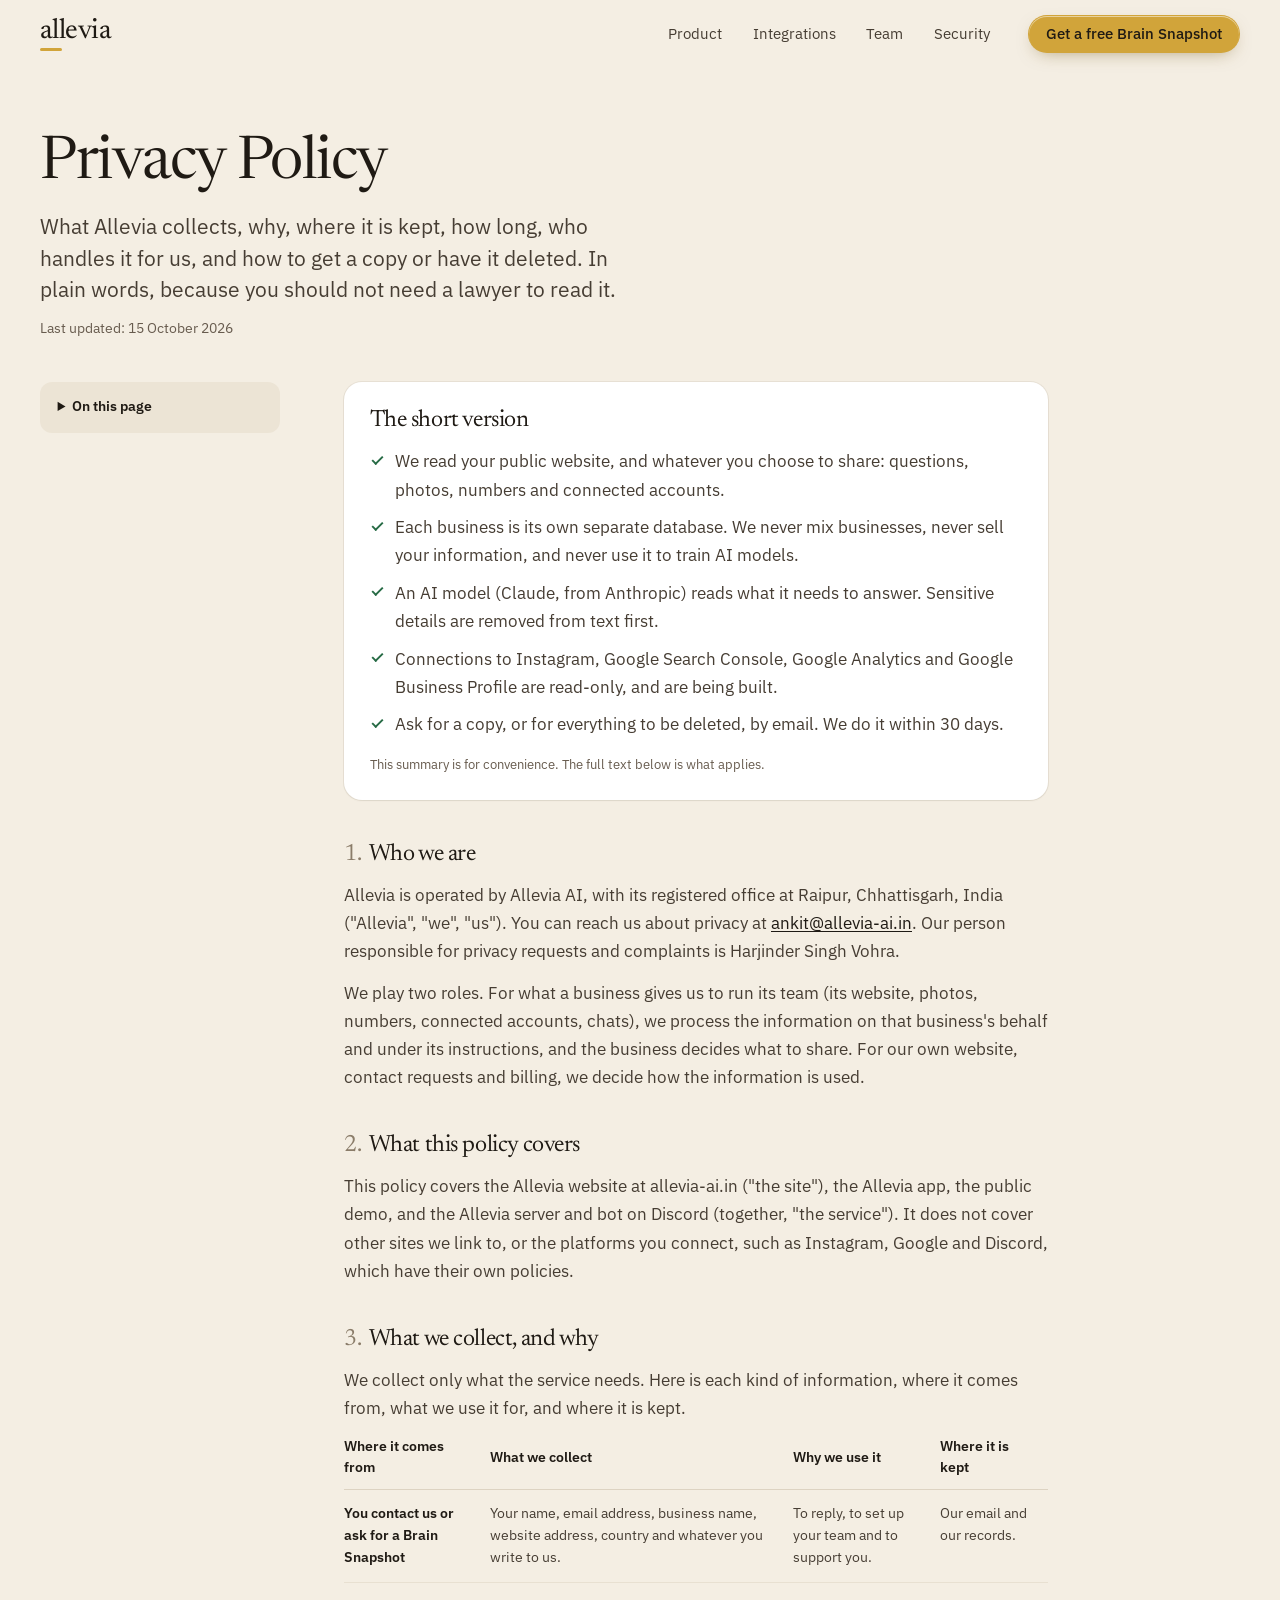
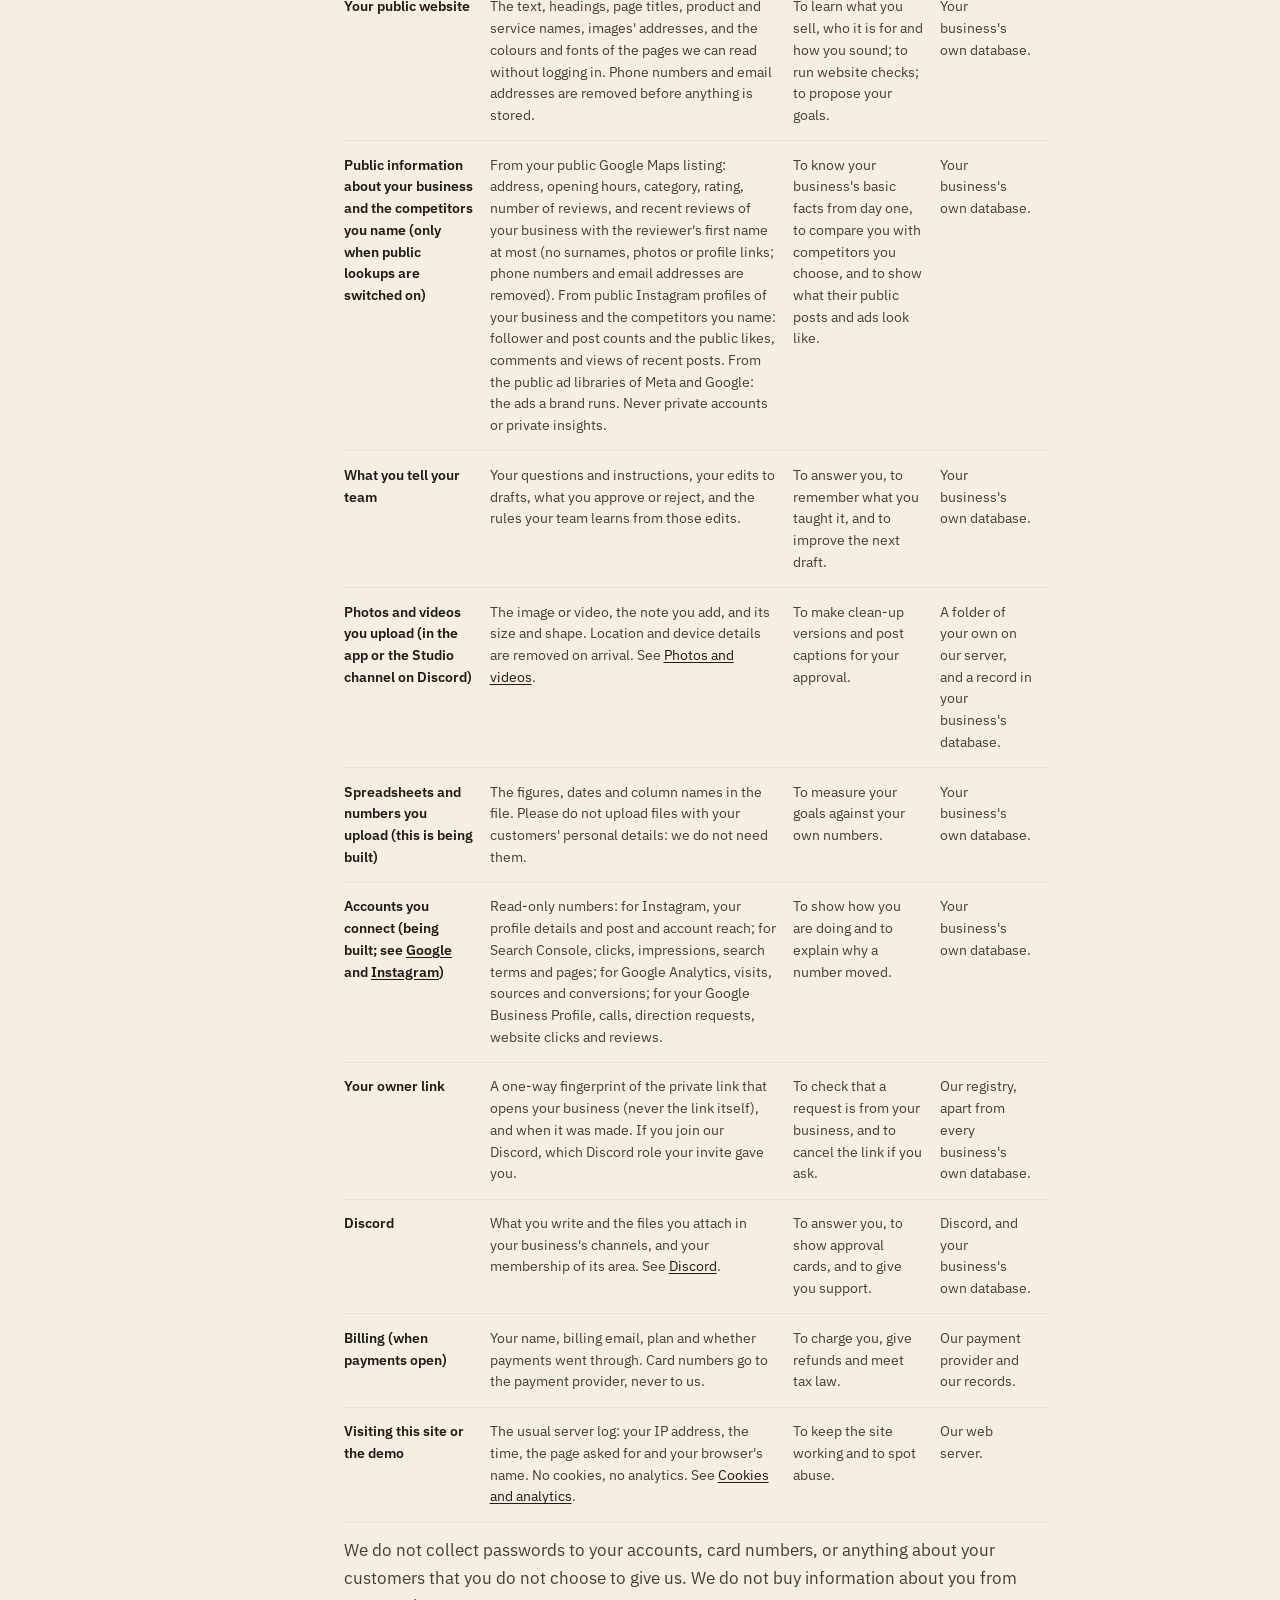
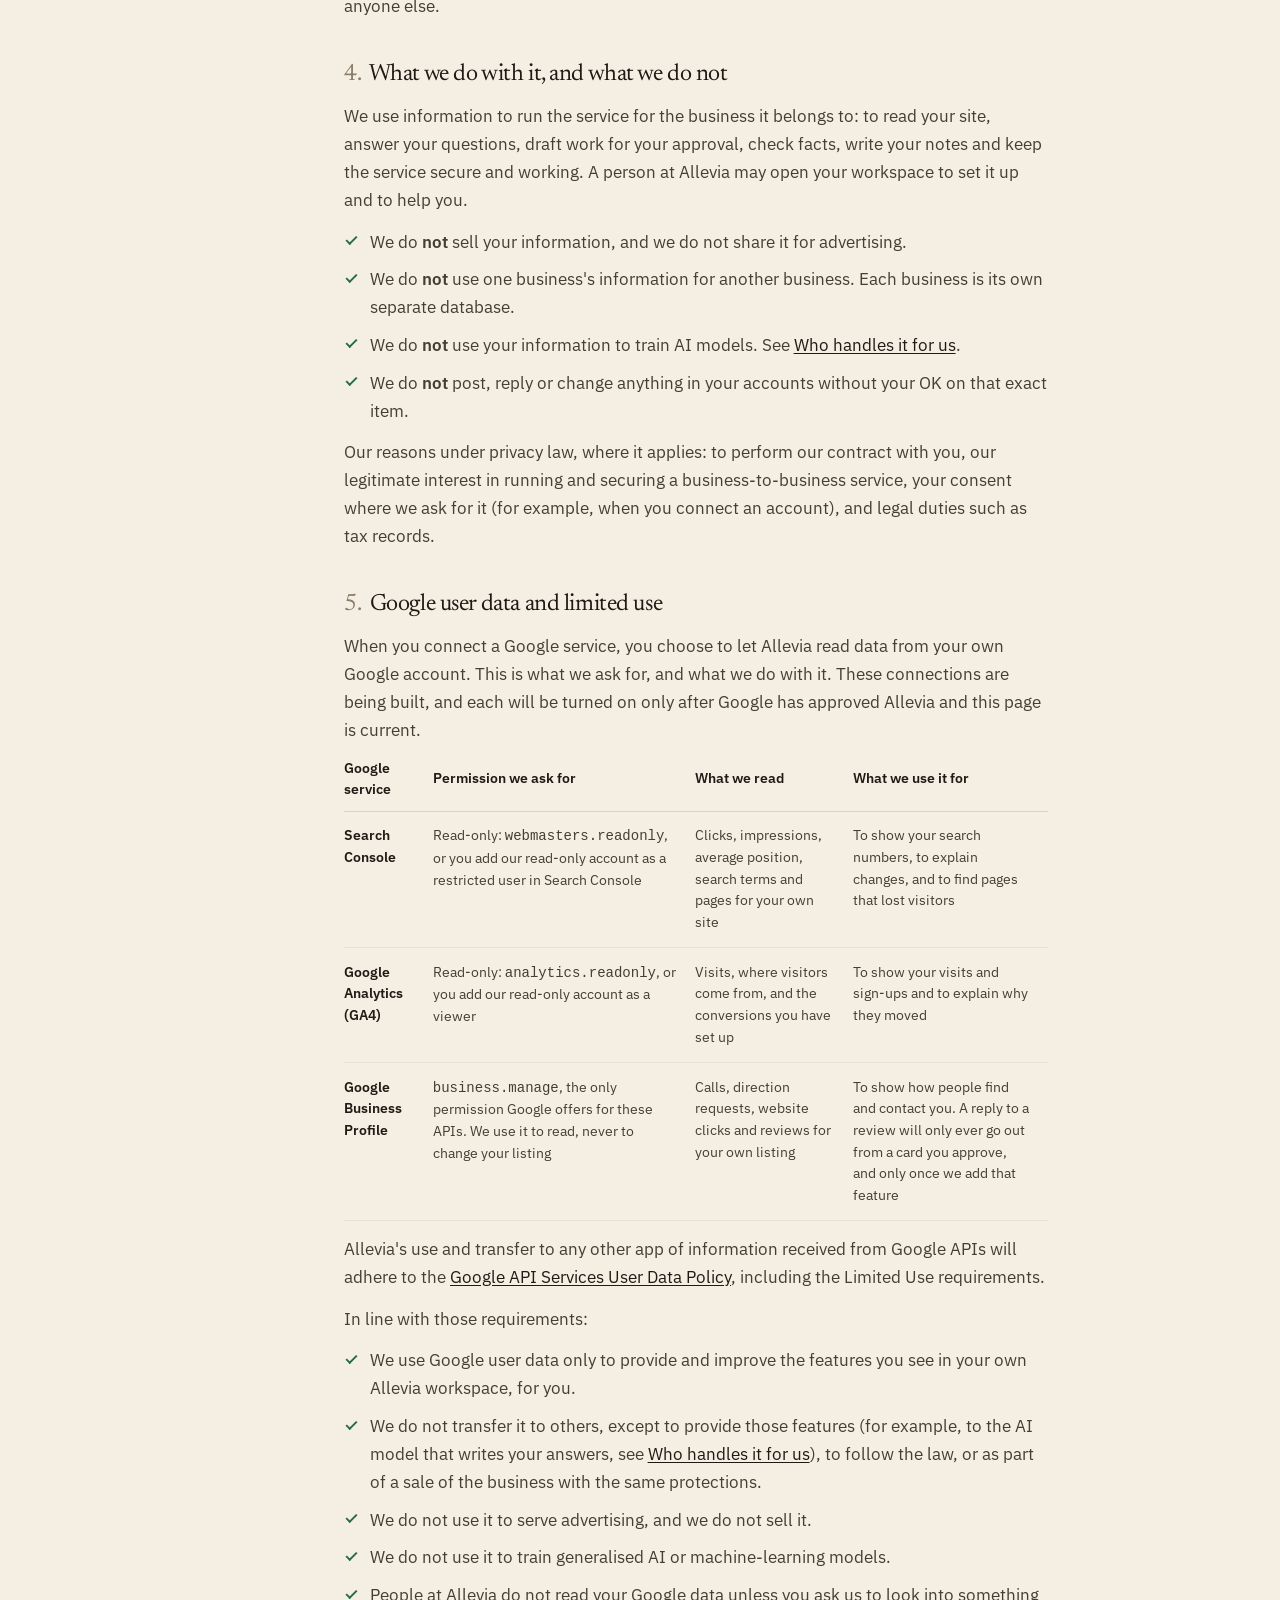
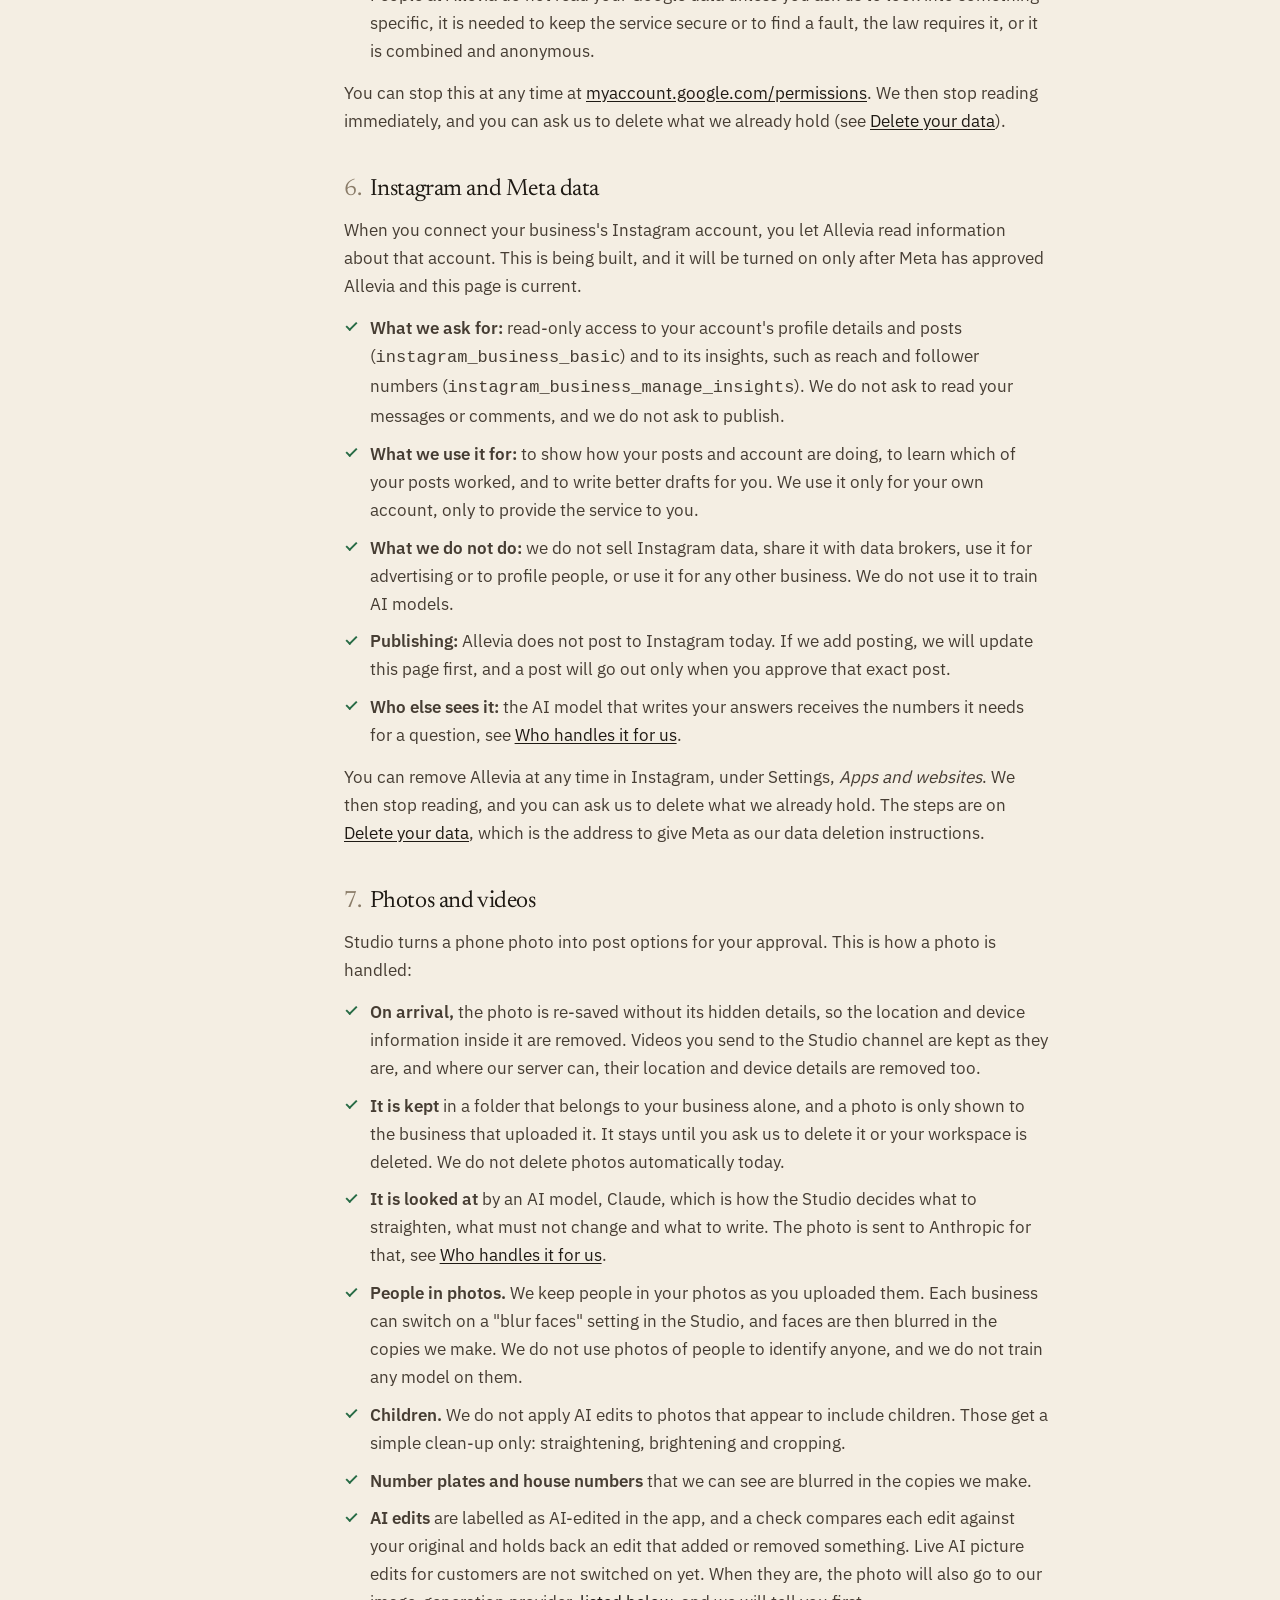
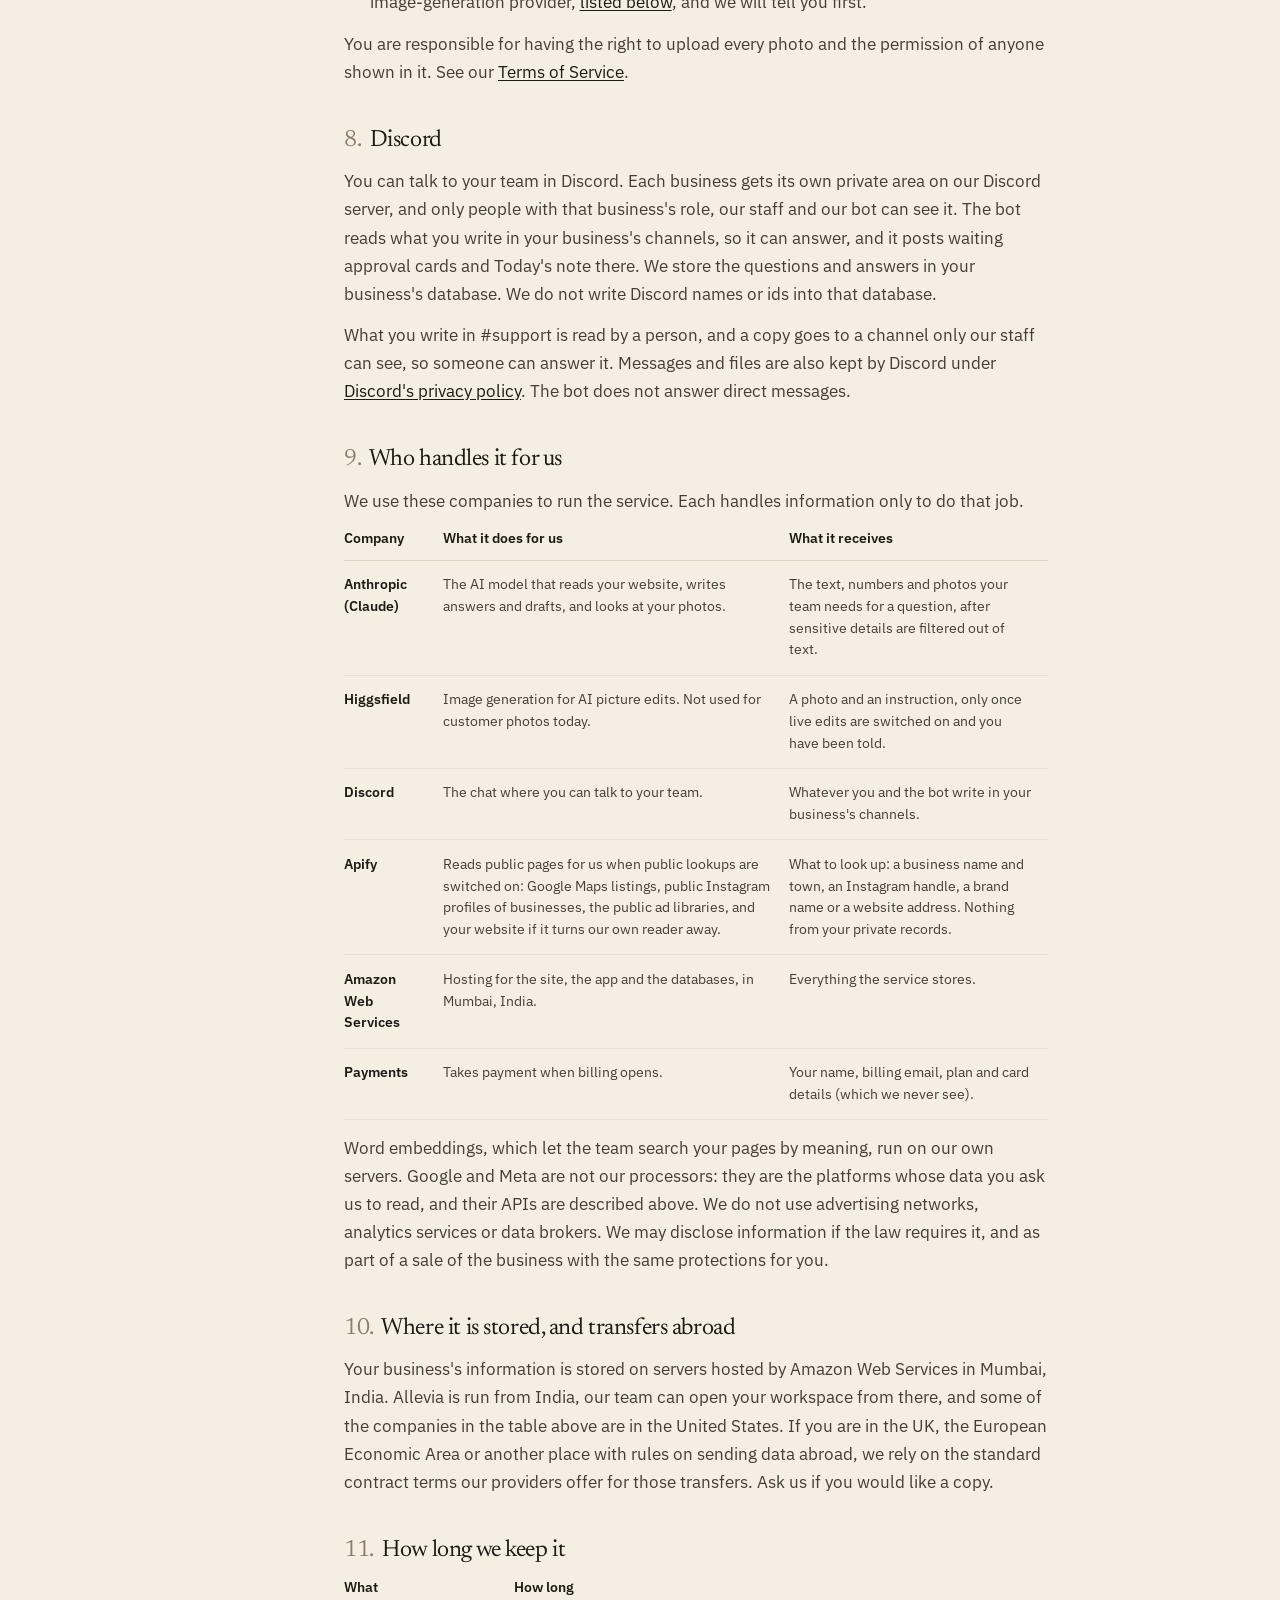
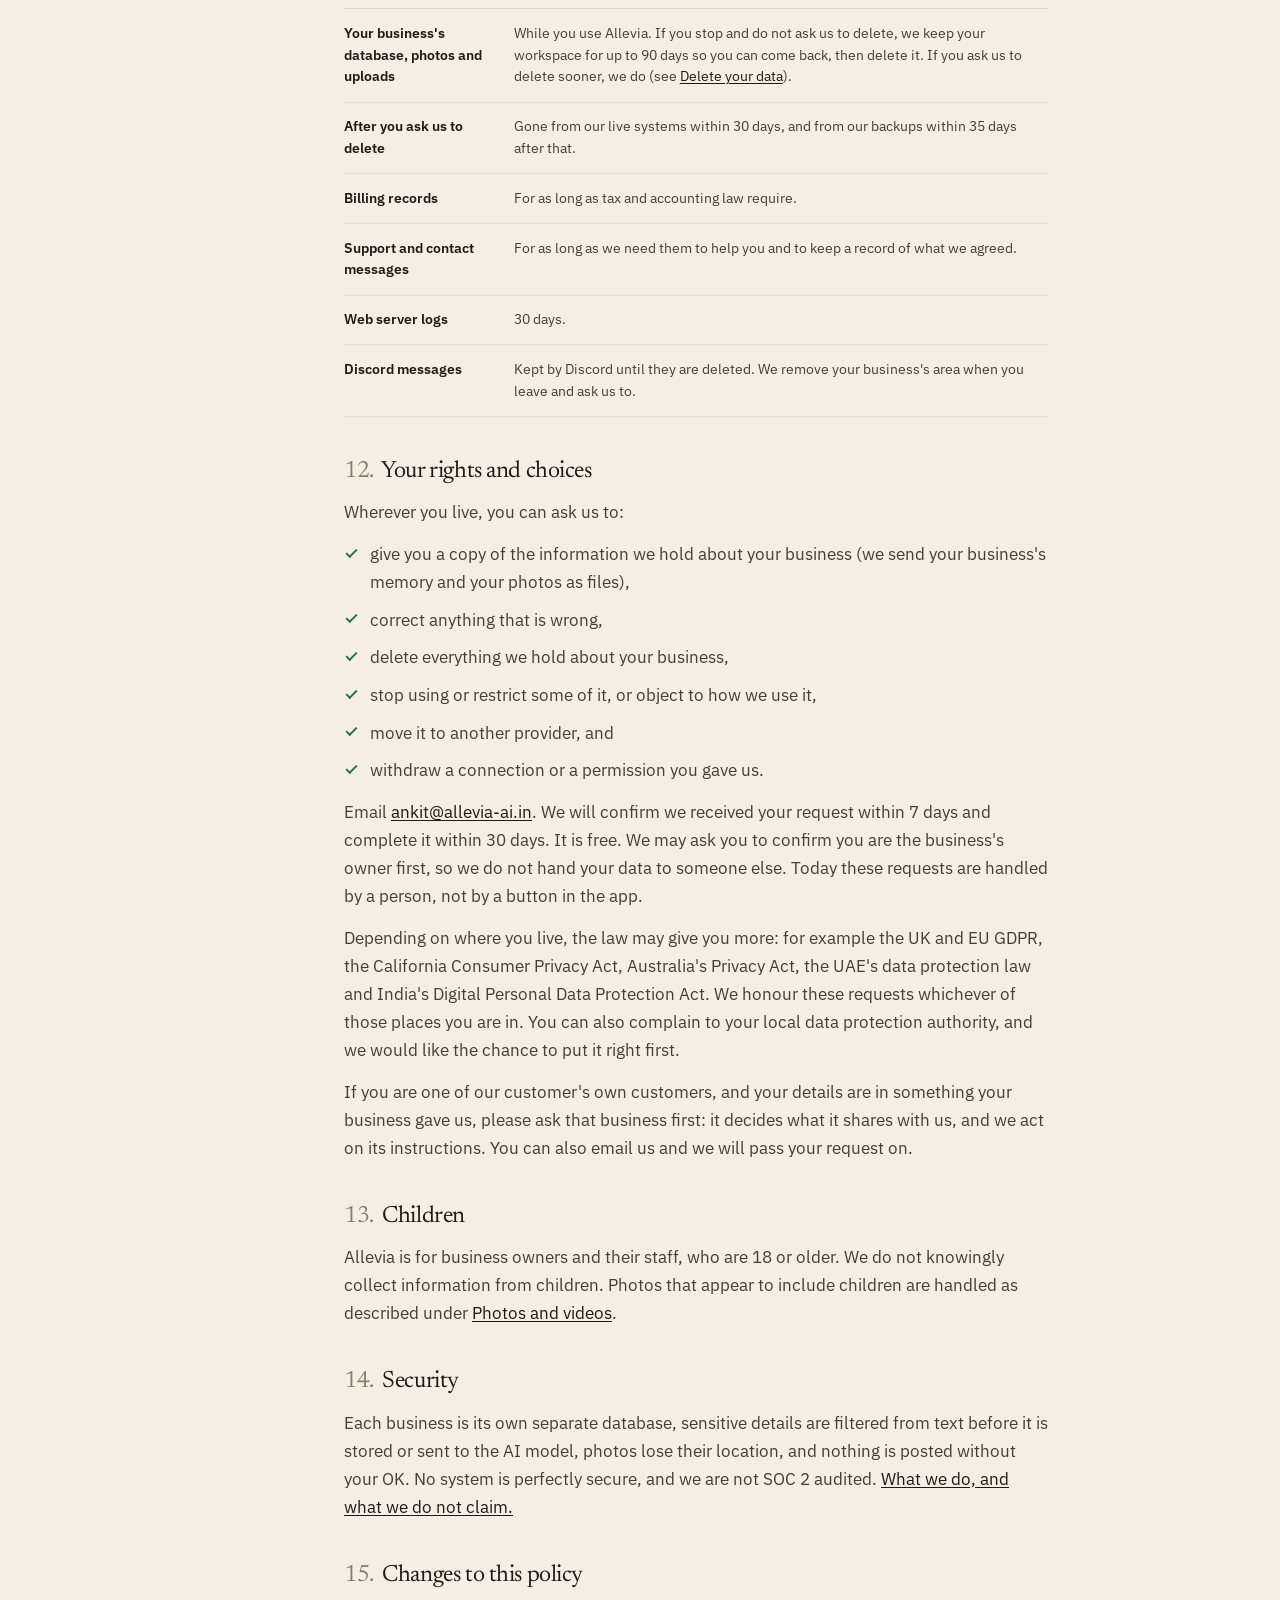
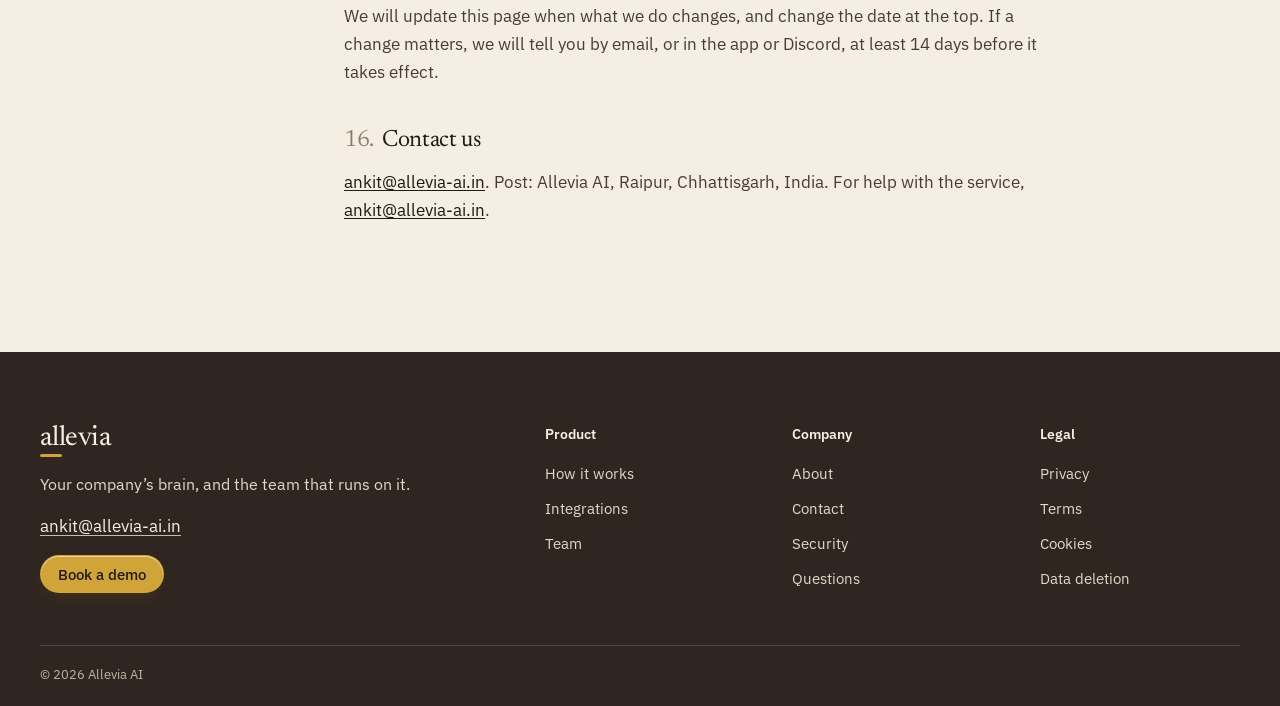
<file: privacy/index.html>
<!doctype html>
<html lang="en">
<head>
  <meta charset="utf-8">
  <meta name="viewport" content="width=device-width, initial-scale=1">
  <meta name="robots" content="noindex">
  <title>Privacy Policy: Allevia</title>
  <meta name="description" content="What Allevia collects from your website, accounts, photos and chats, why, where it is kept, how long, who processes it, and how to export or delete it.">
  <link rel="icon" href="../favicon.svg" type="image/svg+xml">
  <script type="module" crossorigin src="../assets/entry-caSUvK1j.js"></script>
  <script type="module" crossorigin src="../assets/preload-helper-u68-B8g6.js"></script>
  <script type="module" crossorigin src="../assets/page-Cd-FDW01.js"></script>
  <link rel="stylesheet" crossorigin href="../assets/entry-CpO5kDHT.css">
  <link rel="stylesheet" crossorigin href="../assets/preload-helper-DLw7smXV.css">
</head>
<body>
  <a class="skip" href="#main">Skip to content</a>
<header class="nav" data-nav>
  <div class="wrap nav__in">
    <a class="brand" href="../" aria-label="Allevia, home">allevia</a>
    <nav class="nav__links" id="site-nav" aria-label="Main"><a href="../product/">Product</a><a href="../integrations/">Integrations</a><a href="../team/">Team</a><a href="../security/">Security</a></nav>
    <a class="btn btn-gold btn-sm nav__cta" href="../contact/#snapshot">Get a free Brain Snapshot</a>
    <button class="nav__menu" type="button" aria-expanded="false" aria-controls="site-nav" aria-label="Menu" data-nav-menu><svg width="18" height="18" viewBox="0 0 18 18" fill="none" stroke="currentColor" stroke-width="1.6" stroke-linecap="round" aria-hidden="true"><path d="M3 5.5h12M3 9h12M3 12.5h12"/></svg></button>
  </div>
</header>
  <main id="main">
    <section class="page-head" aria-labelledby="h1"><div class="wrap page-head__in page-head__in--one"><div><h1 id="h1" class="page-head__h page-head__h--legal">Privacy Policy</h1><p class="lede">What Allevia collects, why, where it is kept, how long, who handles it for us, and how to get a copy or have it deleted. In plain words, because you should not need a lawyer to read it.</p><p class="legal__date">Last updated: 15 October 2026</p></div></div></section>
<section class="section legal"><div class="wrap legal__in"><nav aria-label="On this page"><details class="legal__toc" data-toc><summary class="legal__toc-h">On this page</summary><ol><li><a href="#who">1. Who we are</a></li><li><a href="#scope">2. What this policy covers</a></li><li><a href="#collect">3. What we collect, and why</a></li><li><a href="#use">4. What we do with it, and what we do not</a></li><li><a href="#google">5. Google user data and limited use</a></li><li><a href="#instagram">6. Instagram and Meta data</a></li><li><a href="#photos">7. Photos and videos</a></li><li><a href="#discord">8. Discord</a></li><li><a href="#processors">9. Who handles it for us</a></li><li><a href="#where">10. Where it is stored, and transfers abroad</a></li><li><a href="#retention">11. How long we keep it</a></li><li><a href="#rights">12. Your rights and choices</a></li><li><a href="#children">13. Children</a></li><li><a href="#security">14. Security</a></li><li><a href="#changes">15. Changes to this policy</a></li><li><a href="#contact">16. Contact us</a></li></ol></details></nav><div class="legal__body"><section class="legal__short" aria-labelledby="short-h"><h2 id="short-h">The short version</h2><ul class="ticks"><li>We read your public website, and whatever you choose to share: questions, photos, numbers and connected accounts.</li><li>Each business is its own separate database. We never mix businesses, never sell your information, and never use it to train AI models.</li><li>An AI model (Claude, from Anthropic) reads what it needs to answer. Sensitive details are removed from text first.</li><li>Connections to Instagram, Google Search Console, Google Analytics and Google Business Profile are read-only, and are being built.</li><li>Ask for a copy, or for everything to be deleted, by email. We do it within 30 days.</li></ul><p class="fine">This summary is for convenience. The full text below is what applies.</p></section><section class="legal__sec" id="who" aria-labelledby="who-h"><h2 id="who-h"><span class="legal__n">1.</span> Who we are</h2><p>Allevia is operated by Allevia AI, with its registered office at Raipur, Chhattisgarh, India ("Allevia", "we", "us"). You can reach us about privacy at <a href="mailto:ankit@allevia-ai.in">ankit@allevia-ai.in</a>. Our person responsible for privacy requests and complaints is Harjinder Singh Vohra.</p>
<p>We play two roles. For what a business gives us to run its team (its website, photos, numbers, connected accounts, chats), we process the information on that business's behalf and under its instructions, and the business decides what to share. For our own website, contact requests and billing, we decide how the information is used.</p></section><section class="legal__sec" id="scope" aria-labelledby="scope-h"><h2 id="scope-h"><span class="legal__n">2.</span> What this policy covers</h2><p>This policy covers the Allevia website at allevia-ai.in ("the site"), the Allevia app, the public demo, and the Allevia server and bot on Discord (together, "the service"). It does not cover other sites we link to, or the platforms you connect, such as Instagram, Google and Discord, which have their own policies.</p></section><section class="legal__sec" id="collect" aria-labelledby="collect-h"><h2 id="collect-h"><span class="legal__n">3.</span> What we collect, and why</h2><p>We collect only what the service needs. Here is each kind of information, where it comes from, what we use it for, and where it is kept.</p><div class="table-wrap"><table class="ledger ledger--legal "><thead><tr><th scope="col">Where it comes from</th><th scope="col">What we collect</th><th scope="col">Why we use it</th><th scope="col">Where it is kept</th></tr></thead><tbody><tr><th scope="row">You contact us or ask for a Brain Snapshot</th><td data-label="What we collect">Your name, email address, business name, website address, country and whatever you write to us.</td><td data-label="Why we use it">To reply, to set up your team and to support you.</td><td data-label="Where it is kept">Our email and our records.</td></tr><tr><th scope="row">Your public website</th><td data-label="What we collect">The text, headings, page titles, product and service names, images' addresses, and the colours and fonts of the pages we can read without logging in. Phone numbers and email addresses are removed before anything is stored.</td><td data-label="Why we use it">To learn what you sell, who it is for and how you sound; to run website checks; to propose your goals.</td><td data-label="Where it is kept">Your business's own database.</td></tr><tr><th scope="row">Public information about your business and the competitors you name (only when public lookups are switched on)</th><td data-label="What we collect">From your public Google Maps listing: address, opening hours, category, rating, number of reviews, and recent reviews of your business with the reviewer's first name at most (no surnames, photos or profile links; phone numbers and email addresses are removed). From public Instagram profiles of your business and the competitors you name: follower and post counts and the public likes, comments and views of recent posts. From the public ad libraries of Meta and Google: the ads a brand runs. Never private accounts or private insights.</td><td data-label="Why we use it">To know your business's basic facts from day one, to compare you with competitors you choose, and to show what their public posts and ads look like.</td><td data-label="Where it is kept">Your business's own database.</td></tr><tr><th scope="row">What you tell your team</th><td data-label="What we collect">Your questions and instructions, your edits to drafts, what you approve or reject, and the rules your team learns from those edits.</td><td data-label="Why we use it">To answer you, to remember what you taught it, and to improve the next draft.</td><td data-label="Where it is kept">Your business's own database.</td></tr><tr><th scope="row">Photos and videos you upload (in the app or the Studio channel on Discord)</th><td data-label="What we collect">The image or video, the note you add, and its size and shape. Location and device details are removed on arrival. See <a href="#photos">Photos and videos</a>.</td><td data-label="Why we use it">To make clean-up versions and post captions for your approval.</td><td data-label="Where it is kept">A folder of your own on our server, and a record in your business's database.</td></tr><tr><th scope="row">Spreadsheets and numbers you upload (this is being built)</th><td data-label="What we collect">The figures, dates and column names in the file. Please do not upload files with your customers' personal details: we do not need them.</td><td data-label="Why we use it">To measure your goals against your own numbers.</td><td data-label="Where it is kept">Your business's own database.</td></tr><tr><th scope="row">Accounts you connect (being built; see <a href="#google">Google</a> and <a href="#instagram">Instagram</a>)</th><td data-label="What we collect">Read-only numbers: for Instagram, your profile details and post and account reach; for Search Console, clicks, impressions, search terms and pages; for Google Analytics, visits, sources and conversions; for your Google Business Profile, calls, direction requests, website clicks and reviews.</td><td data-label="Why we use it">To show how you are doing and to explain why a number moved.</td><td data-label="Where it is kept">Your business's own database.</td></tr><tr><th scope="row">Your owner link</th><td data-label="What we collect">A one-way fingerprint of the private link that opens your business (never the link itself), and when it was made. If you join our Discord, which Discord role your invite gave you.</td><td data-label="Why we use it">To check that a request is from your business, and to cancel the link if you ask.</td><td data-label="Where it is kept">Our registry, apart from every business's own database.</td></tr><tr><th scope="row">Discord</th><td data-label="What we collect">What you write and the files you attach in your business's channels, and your membership of its area. See <a href="#discord">Discord</a>.</td><td data-label="Why we use it">To answer you, to show approval cards, and to give you support.</td><td data-label="Where it is kept">Discord, and your business's own database.</td></tr><tr><th scope="row">Billing (when payments open)</th><td data-label="What we collect">Your name, billing email, plan and whether payments went through. Card numbers go to the payment provider, never to us.</td><td data-label="Why we use it">To charge you, give refunds and meet tax law.</td><td data-label="Where it is kept">Our payment provider and our records.</td></tr><tr><th scope="row">Visiting this site or the demo</th><td data-label="What we collect">The usual server log: your IP address, the time, the page asked for and your browser's name. No cookies, no analytics. See <a href="../cookies/">Cookies and analytics</a>.</td><td data-label="Why we use it">To keep the site working and to spot abuse.</td><td data-label="Where it is kept">Our web server.</td></tr></tbody></table></div>
<p>We do not collect passwords to your accounts, card numbers, or anything about your customers that you do not choose to give us. We do not buy information about you from anyone else.</p></section><section class="legal__sec" id="use" aria-labelledby="use-h"><h2 id="use-h"><span class="legal__n">4.</span> What we do with it, and what we do not</h2><p>We use information to run the service for the business it belongs to: to read your site, answer your questions, draft work for your approval, check facts, write your notes and keep the service secure and working. A person at Allevia may open your workspace to set it up and to help you.</p>
<ul class="ticks">
<li>We do <strong>not</strong> sell your information, and we do not share it for advertising.</li>
<li>We do <strong>not</strong> use one business's information for another business. Each business is its own separate database.</li>
<li>We do <strong>not</strong> use your information to train AI models. See <a href="#processors">Who handles it for us</a>.</li>
<li>We do <strong>not</strong> post, reply or change anything in your accounts without your OK on that exact item.</li>
</ul>
<p>Our reasons under privacy law, where it applies: to perform our contract with you, our legitimate interest in running and securing a business-to-business service, your consent where we ask for it (for example, when you connect an account), and legal duties such as tax records.</p></section><section class="legal__sec" id="google" aria-labelledby="google-h"><h2 id="google-h"><span class="legal__n">5.</span> Google user data and limited use</h2><p>When you connect a Google service, you choose to let Allevia read data from your own Google account. This is what we ask for, and what we do with it. These connections are being built, and each will be turned on only after Google has approved Allevia and this page is current.</p>
<div class="table-wrap"><table class="ledger ledger--legal "><thead><tr><th scope="col">Google service</th><th scope="col">Permission we ask for</th><th scope="col">What we read</th><th scope="col">What we use it for</th></tr></thead><tbody><tr><th scope="row">Search Console</th><td data-label="Permission we ask for">Read-only: <code>webmasters.readonly</code>, or you add our read-only account as a restricted user in Search Console</td><td data-label="What we read">Clicks, impressions, average position, search terms and pages for your own site</td><td data-label="What we use it for">To show your search numbers, to explain changes, and to find pages that lost visitors</td></tr><tr><th scope="row">Google Analytics (GA4)</th><td data-label="Permission we ask for">Read-only: <code>analytics.readonly</code>, or you add our read-only account as a viewer</td><td data-label="What we read">Visits, where visitors come from, and the conversions you have set up</td><td data-label="What we use it for">To show your visits and sign-ups and to explain why they moved</td></tr><tr><th scope="row">Google Business Profile</th><td data-label="Permission we ask for"><code>business.manage</code>, the only permission Google offers for these APIs. We use it to read, never to change your listing</td><td data-label="What we read">Calls, direction requests, website clicks and reviews for your own listing</td><td data-label="What we use it for">To show how people find and contact you. A reply to a review will only ever go out from a card you approve, and only once we add that feature</td></tr></tbody></table></div>
<p>Allevia's use and transfer to any other app of information received from Google APIs will adhere to the <a href="https://developers.google.com/terms/api-services-user-data-policy" rel="noopener">Google API Services User Data Policy</a>, including the Limited Use requirements.</p>
<p>In line with those requirements:</p>
<ul class="ticks">
<li>We use Google user data only to provide and improve the features you see in your own Allevia workspace, for you.</li>
<li>We do not transfer it to others, except to provide those features (for example, to the AI model that writes your answers, see <a href="#processors">Who handles it for us</a>), to follow the law, or as part of a sale of the business with the same protections.</li>
<li>We do not use it to serve advertising, and we do not sell it.</li>
<li>We do not use it to train generalised AI or machine-learning models.</li>
<li>People at Allevia do not read your Google data unless you ask us to look into something specific, it is needed to keep the service secure or to find a fault, the law requires it, or it is combined and anonymous.</li>
</ul>
<p>You can stop this at any time at <a href="https://myaccount.google.com/permissions" rel="noopener">myaccount.google.com/permissions</a>. We then stop reading immediately, and you can ask us to delete what we already hold (see <a href="../data-deletion/">Delete your data</a>).</p></section><section class="legal__sec" id="instagram" aria-labelledby="instagram-h"><h2 id="instagram-h"><span class="legal__n">6.</span> Instagram and Meta data</h2><p>When you connect your business's Instagram account, you let Allevia read information about that account. This is being built, and it will be turned on only after Meta has approved Allevia and this page is current.</p>
<ul class="ticks">
<li><strong>What we ask for:</strong> read-only access to your account's profile details and posts (<code>instagram_business_basic</code>) and to its insights, such as reach and follower numbers (<code>instagram_business_manage_insights</code>). We do not ask to read your messages or comments, and we do not ask to publish.</li>
<li><strong>What we use it for:</strong> to show how your posts and account are doing, to learn which of your posts worked, and to write better drafts for you. We use it only for your own account, only to provide the service to you.</li>
<li><strong>What we do not do:</strong> we do not sell Instagram data, share it with data brokers, use it for advertising or to profile people, or use it for any other business. We do not use it to train AI models.</li>
<li><strong>Publishing:</strong> Allevia does not post to Instagram today. If we add posting, we will update this page first, and a post will go out only when you approve that exact post.</li>
<li><strong>Who else sees it:</strong> the AI model that writes your answers receives the numbers it needs for a question, see <a href="#processors">Who handles it for us</a>.</li>
</ul>
<p>You can remove Allevia at any time in Instagram, under Settings, <em>Apps and websites</em>. We then stop reading, and you can ask us to delete what we already hold. The steps are on <a href="../data-deletion/">Delete your data</a>, which is the address to give Meta as our data deletion instructions.</p></section><section class="legal__sec" id="photos" aria-labelledby="photos-h"><h2 id="photos-h"><span class="legal__n">7.</span> Photos and videos</h2><p>Studio turns a phone photo into post options for your approval. This is how a photo is handled:</p>
<ul class="ticks">
<li><strong>On arrival,</strong> the photo is re-saved without its hidden details, so the location and device information inside it are removed. Videos you send to the Studio channel are kept as they are, and where our server can, their location and device details are removed too.</li>
<li><strong>It is kept</strong> in a folder that belongs to your business alone, and a photo is only shown to the business that uploaded it. It stays until you ask us to delete it or your workspace is deleted. We do not delete photos automatically today.</li>
<li><strong>It is looked at</strong> by an AI model, Claude, which is how the Studio decides what to straighten, what must not change and what to write. The photo is sent to Anthropic for that, see <a href="#processors">Who handles it for us</a>.</li>
<li><strong>People in photos.</strong> We keep people in your photos as you uploaded them. Each business can switch on a "blur faces" setting in the Studio, and faces are then blurred in the copies we make. We do not use photos of people to identify anyone, and we do not train any model on them.</li>
<li><strong>Children.</strong> We do not apply AI edits to photos that appear to include children. Those get a simple clean-up only: straightening, brightening and cropping.</li>
<li><strong>Number plates and house numbers</strong> that we can see are blurred in the copies we make.</li>
<li><strong>AI edits</strong> are labelled as AI-edited in the app, and a check compares each edit against your original and holds back an edit that added or removed something. Live AI picture edits for customers are not switched on yet. When they are, the photo will also go to our image-generation provider, <a href="#processors">listed below</a>, and we will tell you first.</li>
</ul>
<p>You are responsible for having the right to upload every photo and the permission of anyone shown in it. See our <a href="../terms/#content">Terms of Service</a>.</p></section><section class="legal__sec" id="discord" aria-labelledby="discord-h"><h2 id="discord-h"><span class="legal__n">8.</span> Discord</h2><p>You can talk to your team in Discord. Each business gets its own private area on our Discord server, and only people with that business's role, our staff and our bot can see it. The bot reads what you write in your business's channels, so it can answer, and it posts waiting approval cards and Today's note there. We store the questions and answers in your business's database. We do not write Discord names or ids into that database.</p>
<p>What you write in #support is read by a person, and a copy goes to a channel only our staff can see, so someone can answer it. Messages and files are also kept by Discord under <a href="https://discord.com/privacy" rel="noopener">Discord's privacy policy</a>. The bot does not answer direct messages.</p></section><section class="legal__sec" id="processors" aria-labelledby="processors-h"><h2 id="processors-h"><span class="legal__n">9.</span> Who handles it for us</h2><p>We use these companies to run the service. Each handles information only to do that job.</p><div class="table-wrap"><table class="ledger ledger--legal "><thead><tr><th scope="col">Company</th><th scope="col">What it does for us</th><th scope="col">What it receives</th></tr></thead><tbody><tr><th scope="row">Anthropic (Claude)</th><td data-label="What it does for us">The AI model that reads your website, writes answers and drafts, and looks at your photos.</td><td data-label="What it receives">The text, numbers and photos your team needs for a question, after sensitive details are filtered out of text.</td></tr><tr><th scope="row">Higgsfield</th><td data-label="What it does for us">Image generation for AI picture edits. Not used for customer photos today.</td><td data-label="What it receives">A photo and an instruction, only once live edits are switched on and you have been told.</td></tr><tr><th scope="row">Discord</th><td data-label="What it does for us">The chat where you can talk to your team.</td><td data-label="What it receives">Whatever you and the bot write in your business's channels.</td></tr><tr><th scope="row">Apify</th><td data-label="What it does for us">Reads public pages for us when public lookups are switched on: Google Maps listings, public Instagram profiles of businesses, the public ad libraries, and your website if it turns our own reader away.</td><td data-label="What it receives">What to look up: a business name and town, an Instagram handle, a brand name or a website address. Nothing from your private records.</td></tr><tr><th scope="row">Amazon Web Services</th><td data-label="What it does for us">Hosting for the site, the app and the databases, in Mumbai, India.</td><td data-label="What it receives">Everything the service stores.</td></tr><tr><th scope="row">Payments</th><td data-label="What it does for us">Takes payment when billing opens.</td><td data-label="What it receives">Your name, billing email, plan and card details (which we never see).</td></tr></tbody></table></div>
<p>Word embeddings, which let the team search your pages by meaning, run on our own servers. Google and Meta are not our processors: they are the platforms whose data you ask us to read, and their APIs are described above. We do not use advertising networks, analytics services or data brokers. We may disclose information if the law requires it, and as part of a sale of the business with the same protections for you.</p></section><section class="legal__sec" id="where" aria-labelledby="where-h"><h2 id="where-h"><span class="legal__n">10.</span> Where it is stored, and transfers abroad</h2><p>Your business's information is stored on servers hosted by Amazon Web Services in Mumbai, India. Allevia is run from India, our team can open your workspace from there, and some of the companies in the table above are in the United States. If you are in the UK, the European Economic Area or another place with rules on sending data abroad, we rely on the standard contract terms our providers offer for those transfers. Ask us if you would like a copy.</p></section><section class="legal__sec" id="retention" aria-labelledby="retention-h"><h2 id="retention-h"><span class="legal__n">11.</span> How long we keep it</h2><div class="table-wrap"><table class="ledger ledger--legal "><thead><tr><th scope="col">What</th><th scope="col">How long</th></tr></thead><tbody><tr><th scope="row">Your business's database, photos and uploads</th><td data-label="How long">While you use Allevia. If you stop and do not ask us to delete, we keep your workspace for up to 90 days so you can come back, then delete it. If you ask us to delete sooner, we do (see <a href="../data-deletion/">Delete your data</a>).</td></tr><tr><th scope="row">After you ask us to delete</th><td data-label="How long">Gone from our live systems within 30 days, and from our backups within 35 days after that.</td></tr><tr><th scope="row">Billing records</th><td data-label="How long">For as long as tax and accounting law require.</td></tr><tr><th scope="row">Support and contact messages</th><td data-label="How long">For as long as we need them to help you and to keep a record of what we agreed.</td></tr><tr><th scope="row">Web server logs</th><td data-label="How long">30 days.</td></tr><tr><th scope="row">Discord messages</th><td data-label="How long">Kept by Discord until they are deleted. We remove your business's area when you leave and ask us to.</td></tr></tbody></table></div></section><section class="legal__sec" id="rights" aria-labelledby="rights-h"><h2 id="rights-h"><span class="legal__n">12.</span> Your rights and choices</h2><p>Wherever you live, you can ask us to:</p>
<ul class="ticks">
<li>give you a copy of the information we hold about your business (we send your business's memory and your photos as files),</li>
<li>correct anything that is wrong,</li>
<li>delete everything we hold about your business,</li>
<li>stop using or restrict some of it, or object to how we use it,</li>
<li>move it to another provider, and</li>
<li>withdraw a connection or a permission you gave us.</li>
</ul>
<p>Email <a href="mailto:ankit@allevia-ai.in">ankit@allevia-ai.in</a>. We will confirm we received your request within 7 days and complete it within 30 days. It is free. We may ask you to confirm you are the business's owner first, so we do not hand your data to someone else. Today these requests are handled by a person, not by a button in the app.</p>
<p>Depending on where you live, the law may give you more: for example the UK and EU GDPR, the California Consumer Privacy Act, Australia's Privacy Act, the UAE's data protection law and India's Digital Personal Data Protection Act. We honour these requests whichever of those places you are in. You can also complain to your local data protection authority, and we would like the chance to put it right first.</p>
<p>If you are one of our customer's own customers, and your details are in something your business gave us, please ask that business first: it decides what it shares with us, and we act on its instructions. You can also email us and we will pass your request on.</p></section><section class="legal__sec" id="children" aria-labelledby="children-h"><h2 id="children-h"><span class="legal__n">13.</span> Children</h2><p>Allevia is for business owners and their staff, who are 18 or older. We do not knowingly collect information from children. Photos that appear to include children are handled as described under <a href="#photos">Photos and videos</a>.</p></section><section class="legal__sec" id="security" aria-labelledby="security-h"><h2 id="security-h"><span class="legal__n">14.</span> Security</h2><p>Each business is its own separate database, sensitive details are filtered from text before it is stored or sent to the AI model, photos lose their location, and nothing is posted without your OK. No system is perfectly secure, and we are not SOC 2 audited. <a href="../security/">What we do, and what we do not claim.</a></p></section><section class="legal__sec" id="changes" aria-labelledby="changes-h"><h2 id="changes-h"><span class="legal__n">15.</span> Changes to this policy</h2><p>We will update this page when what we do changes, and change the date at the top. If a change matters, we will tell you by email, or in the app or Discord, at least 14 days before it takes effect.</p></section><section class="legal__sec" id="contact" aria-labelledby="contact-h"><h2 id="contact-h"><span class="legal__n">16.</span> Contact us</h2><p><a href="mailto:ankit@allevia-ai.in">ankit@allevia-ai.in</a>. Post: Allevia AI, Raipur, Chhattisgarh, India. For help with the service, <a href="mailto:ankit@allevia-ai.in">ankit@allevia-ai.in</a>.</p></section></div></div></section>
  </main>
  <footer class="foot band band--ink on-ink">
  <div class="wrap foot__grid">
    <div class="foot__about">
      <a class="brand" href="../" aria-label="Allevia, home">allevia</a>
      <p class="foot__line">Your company’s brain, and the team that runs on it.</p>
      <p class="foot__mail"><a href="mailto:ankit@allevia-ai.in">ankit@allevia-ai.in</a></p>
      <p><a class="btn btn-gold btn-sm" href="../contact/#demo">Book a demo</a></p>
    </div>
    <nav class="foot__col" aria-label="Product"><h2 class="foot__h">Product</h2><ul><li><a href="../product/">How it works</a></li><li><a href="../integrations/">Integrations</a></li><li><a href="../team/">Team</a></li></ul></nav>
    <nav class="foot__col" aria-label="Company"><h2 class="foot__h">Company</h2><ul><li><a href="../about/">About</a></li><li><a href="../contact/">Contact</a></li><li><a href="../security/">Security</a></li><li><a href="../faq/">Questions</a></li></ul></nav>
    <nav class="foot__col" aria-label="Legal"><h2 class="foot__h">Legal</h2><ul><li><a href="../privacy/">Privacy</a></li><li><a href="../terms/">Terms</a></li><li><a href="../cookies/">Cookies</a></li><li><a href="../data-deletion/">Data deletion</a></li></ul></nav>
  </div>
  <div class="wrap foot__base"><p>© 2026 Allevia AI</p></div>
</footer>
</body>
</html>
</file>
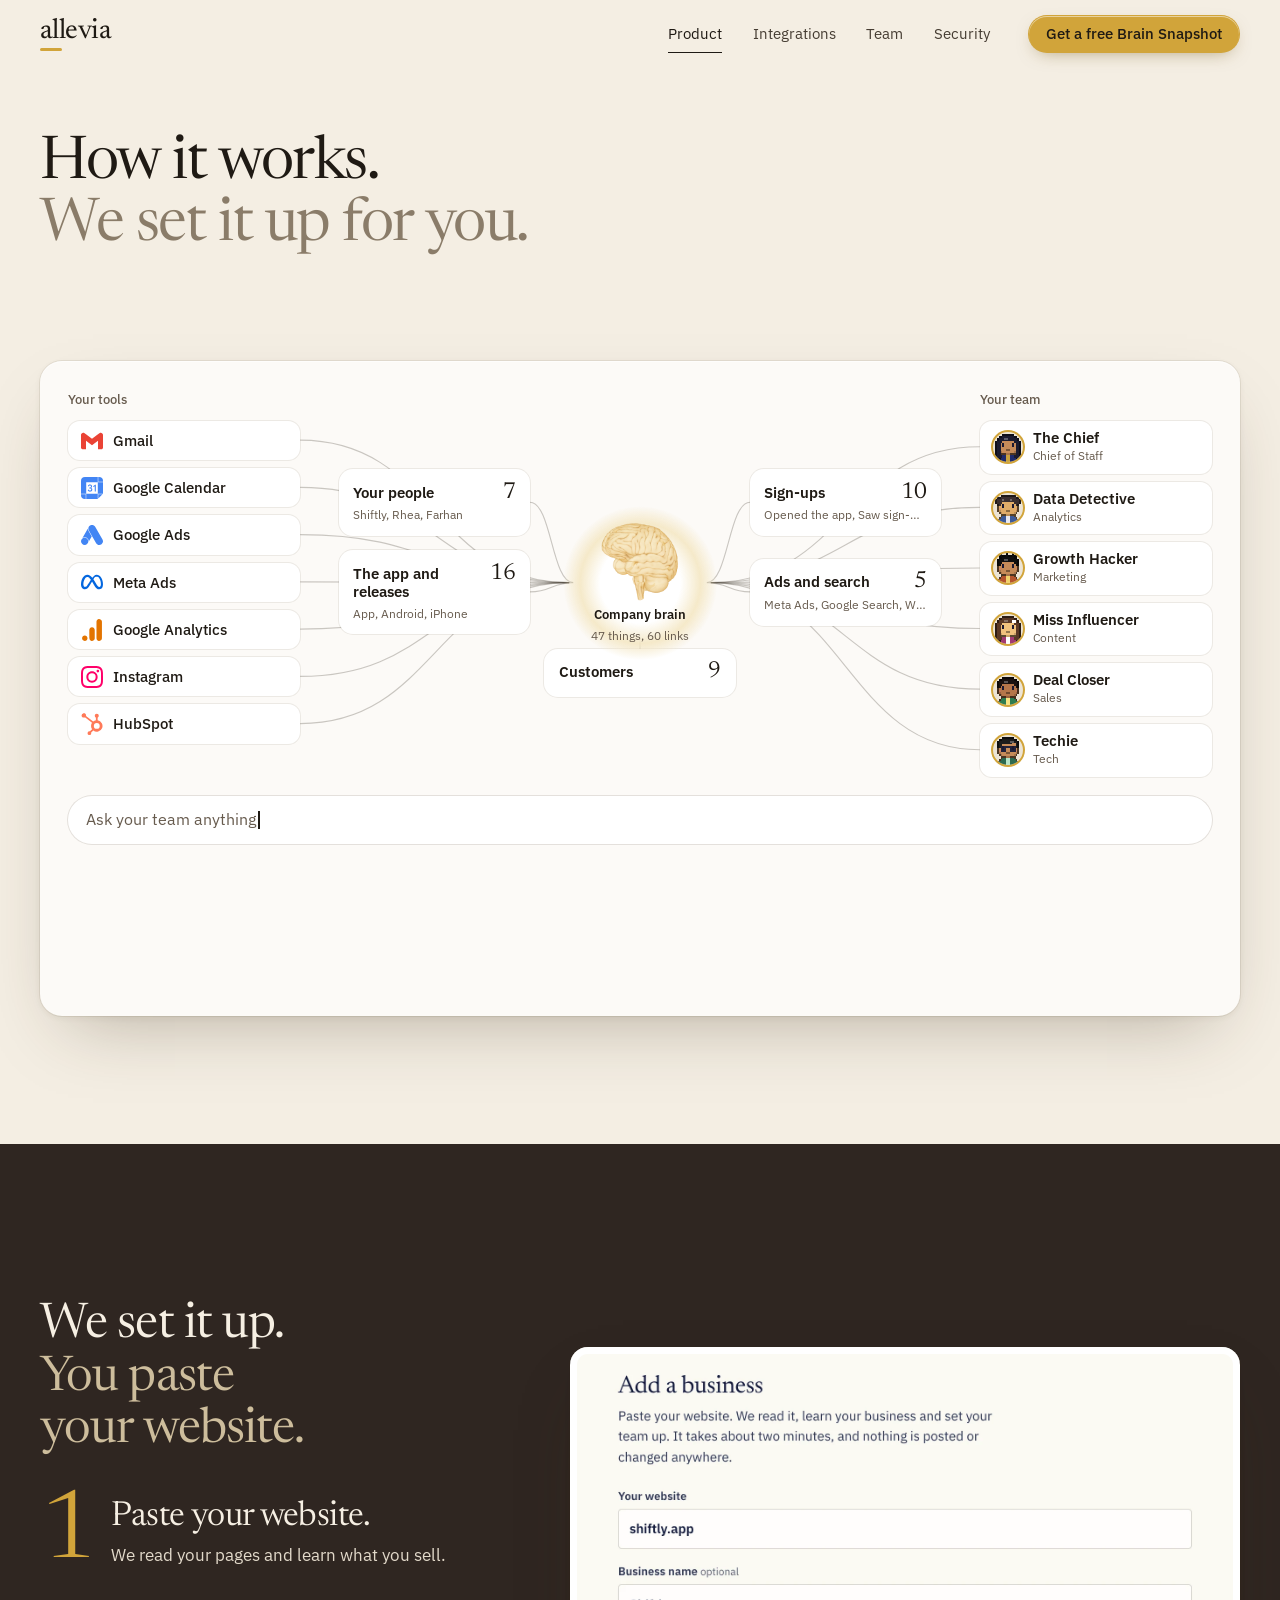
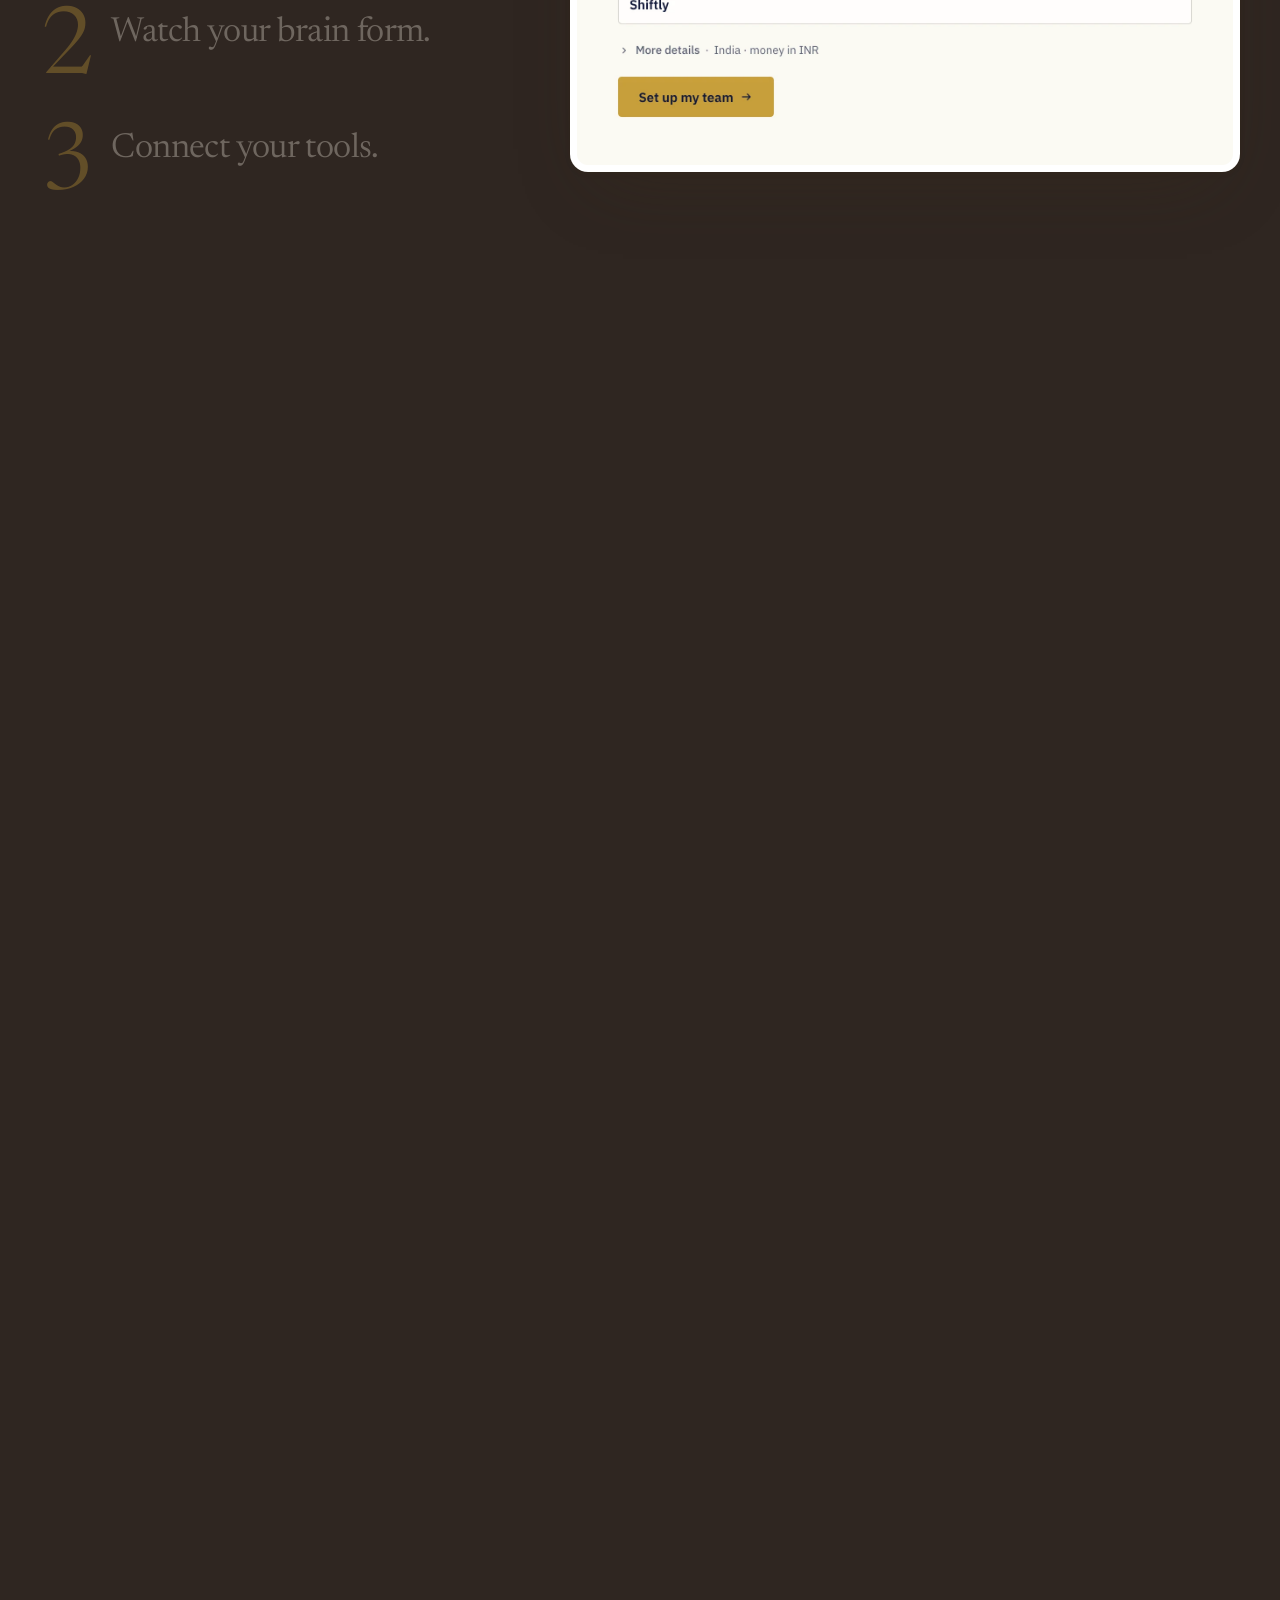
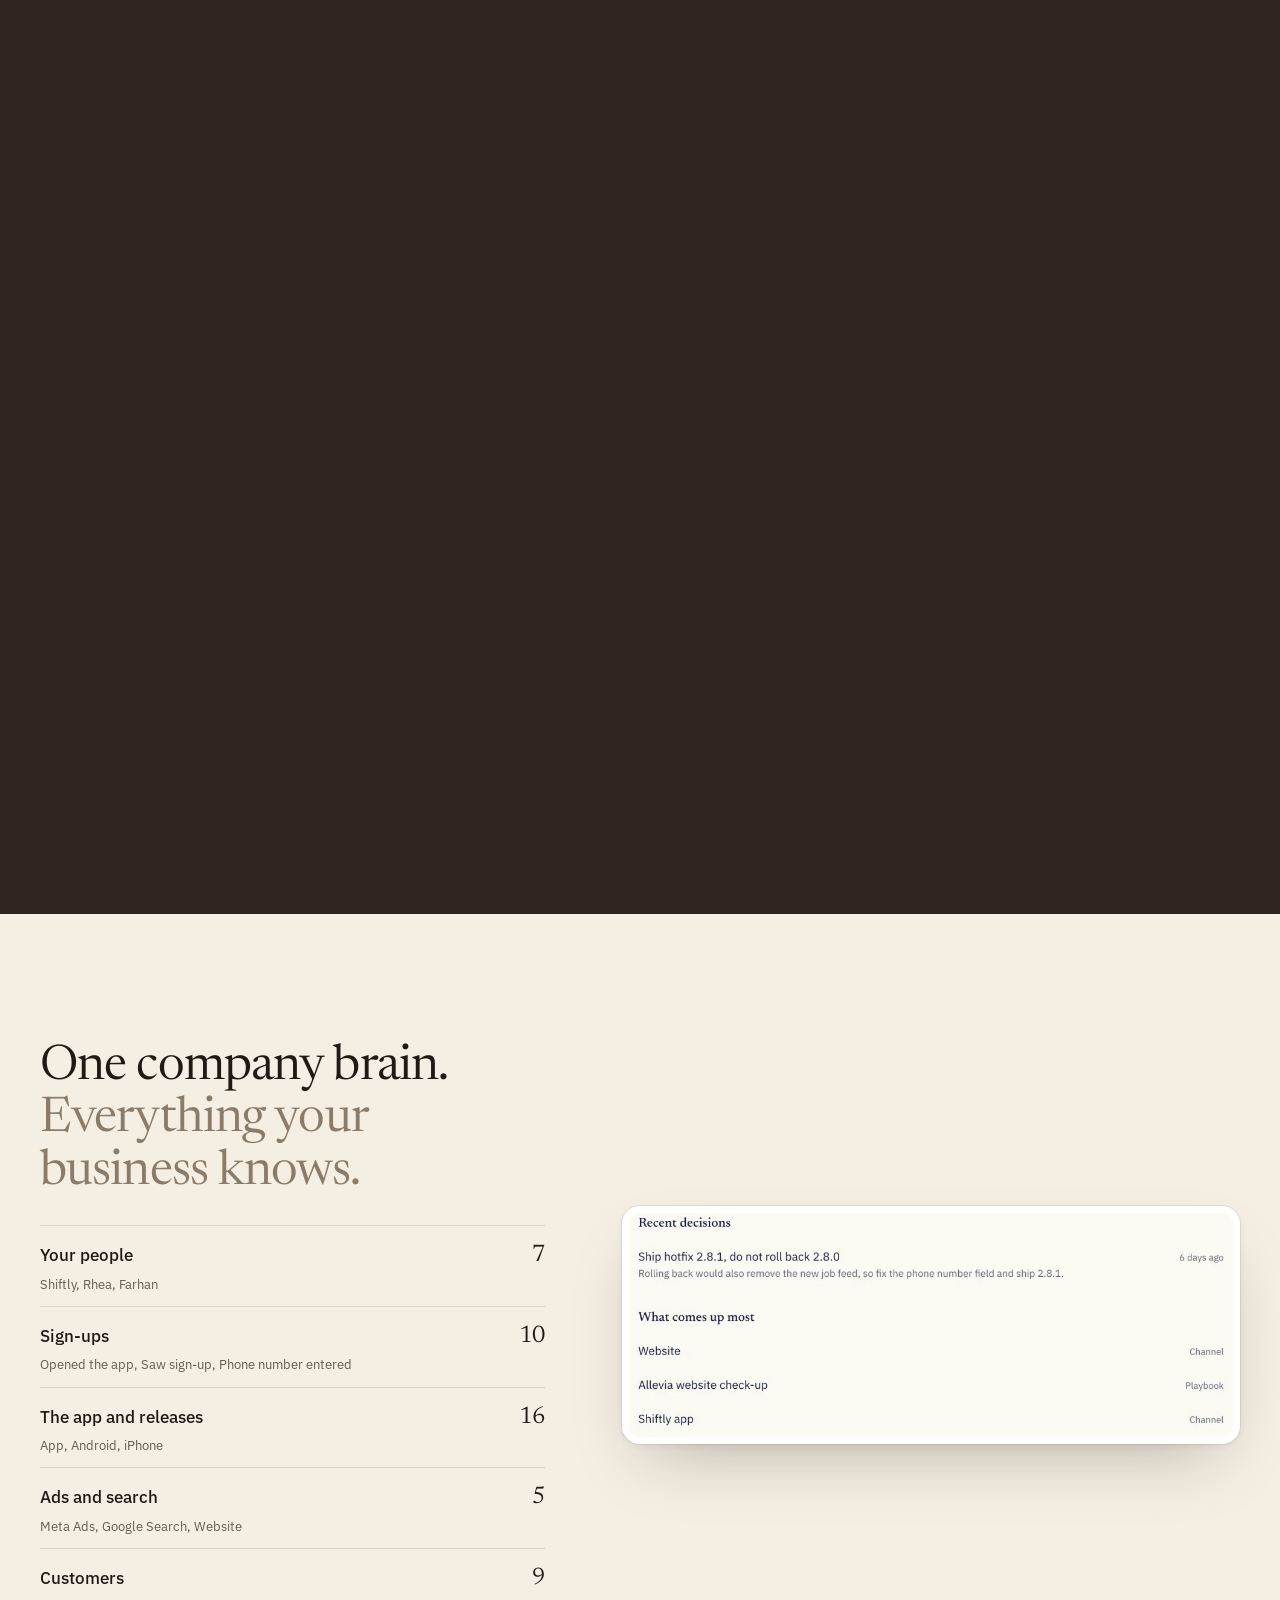
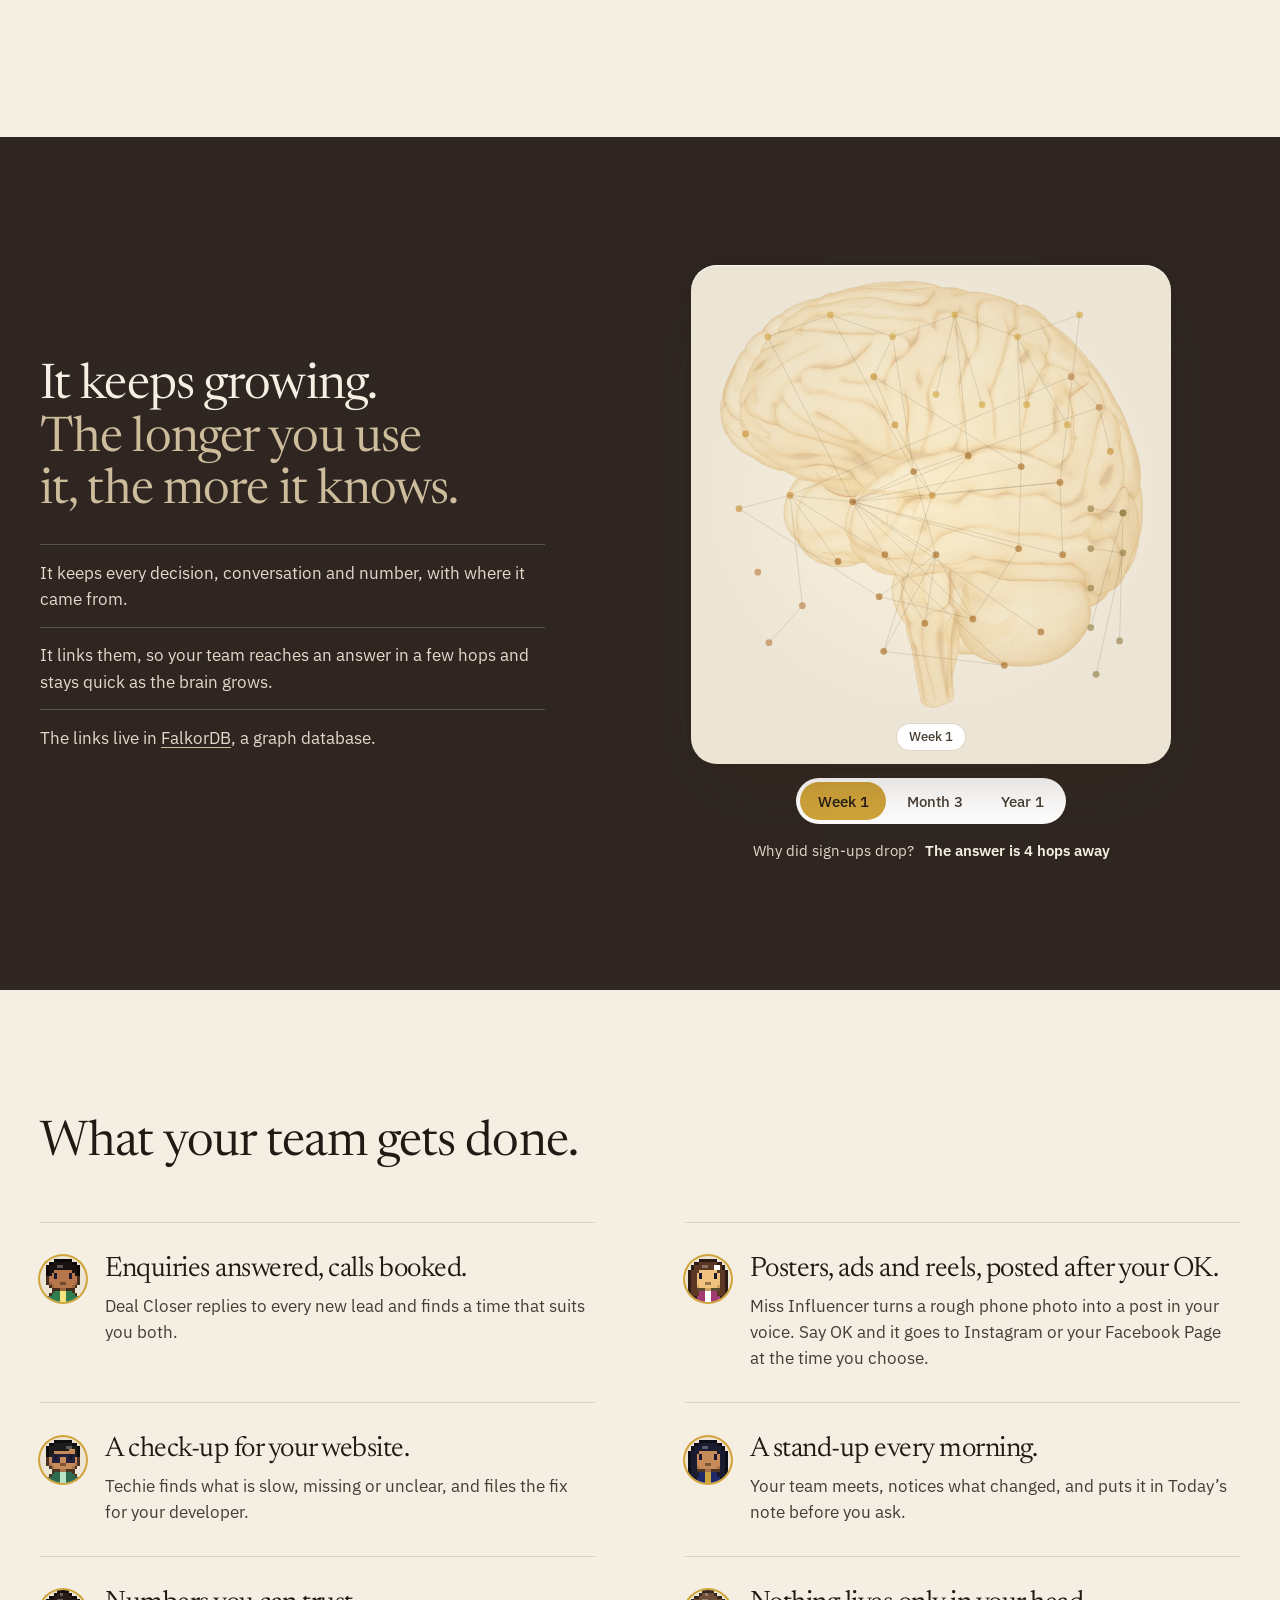
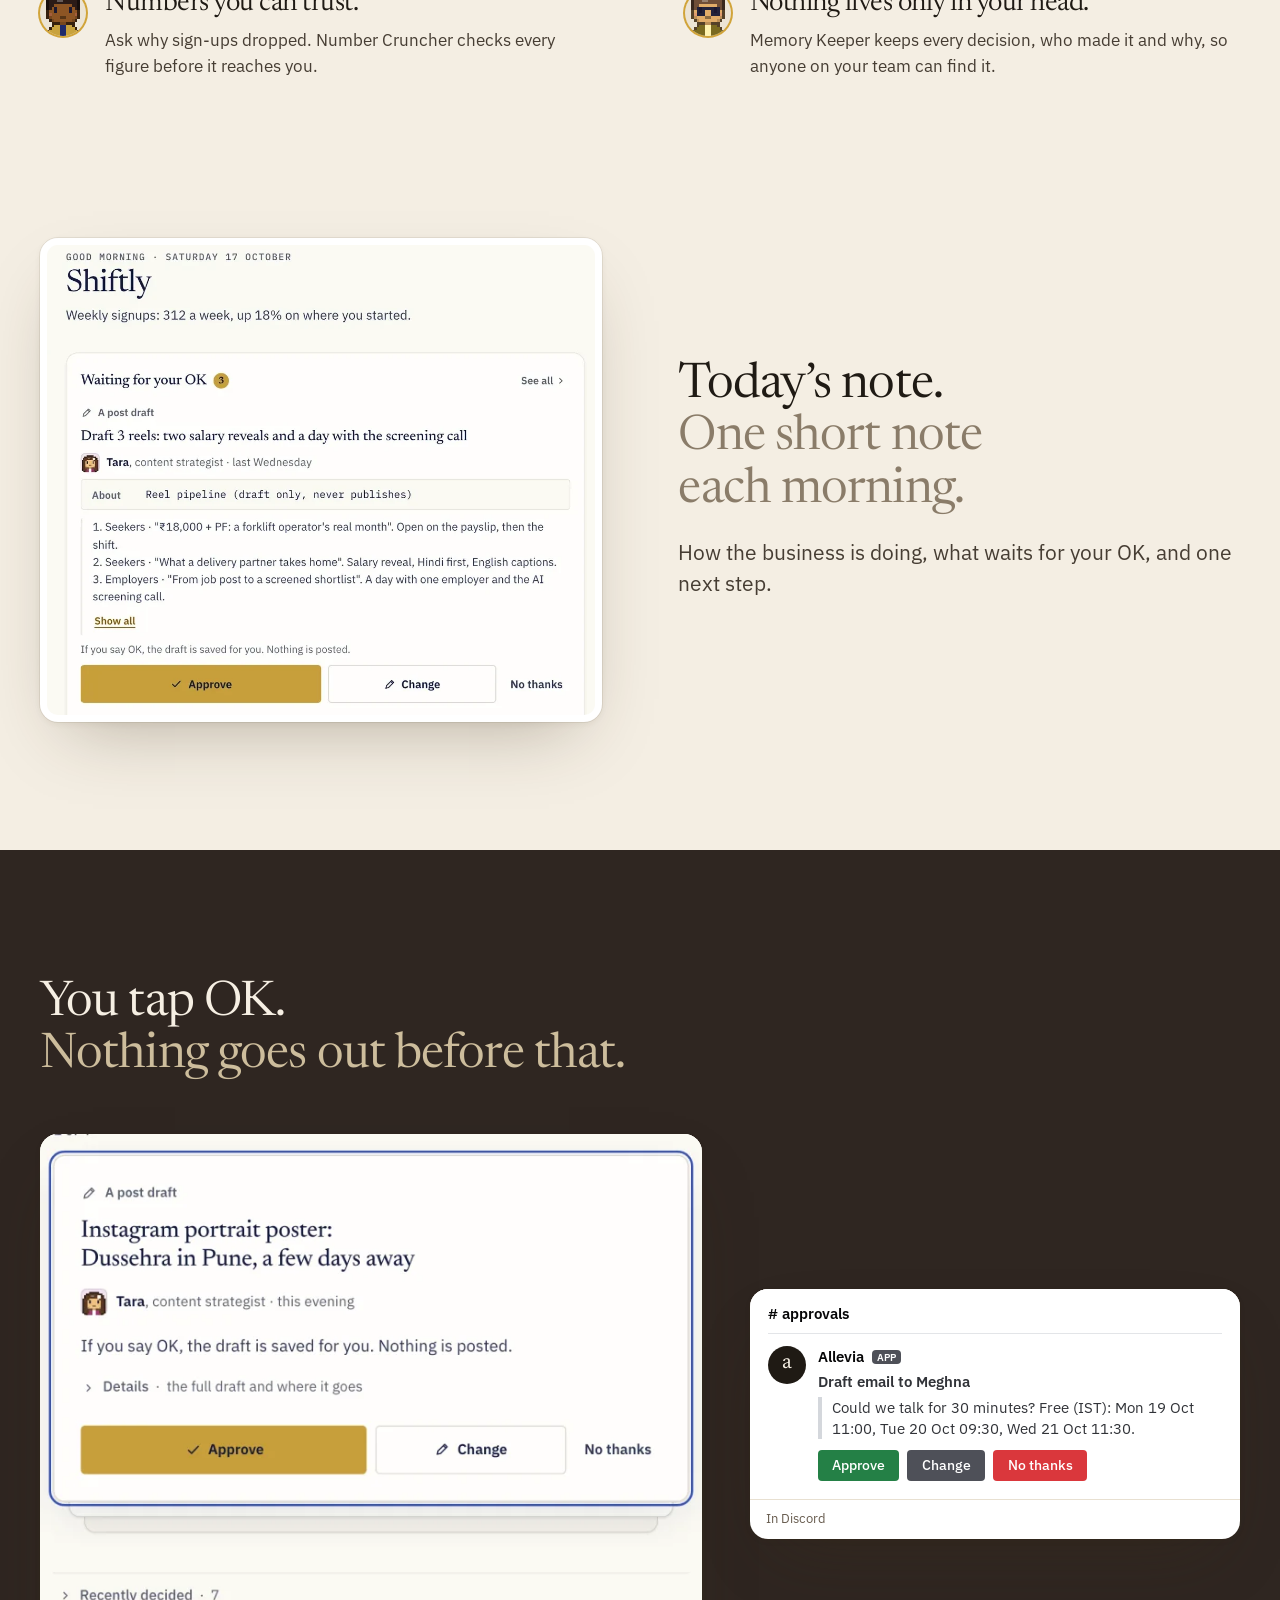
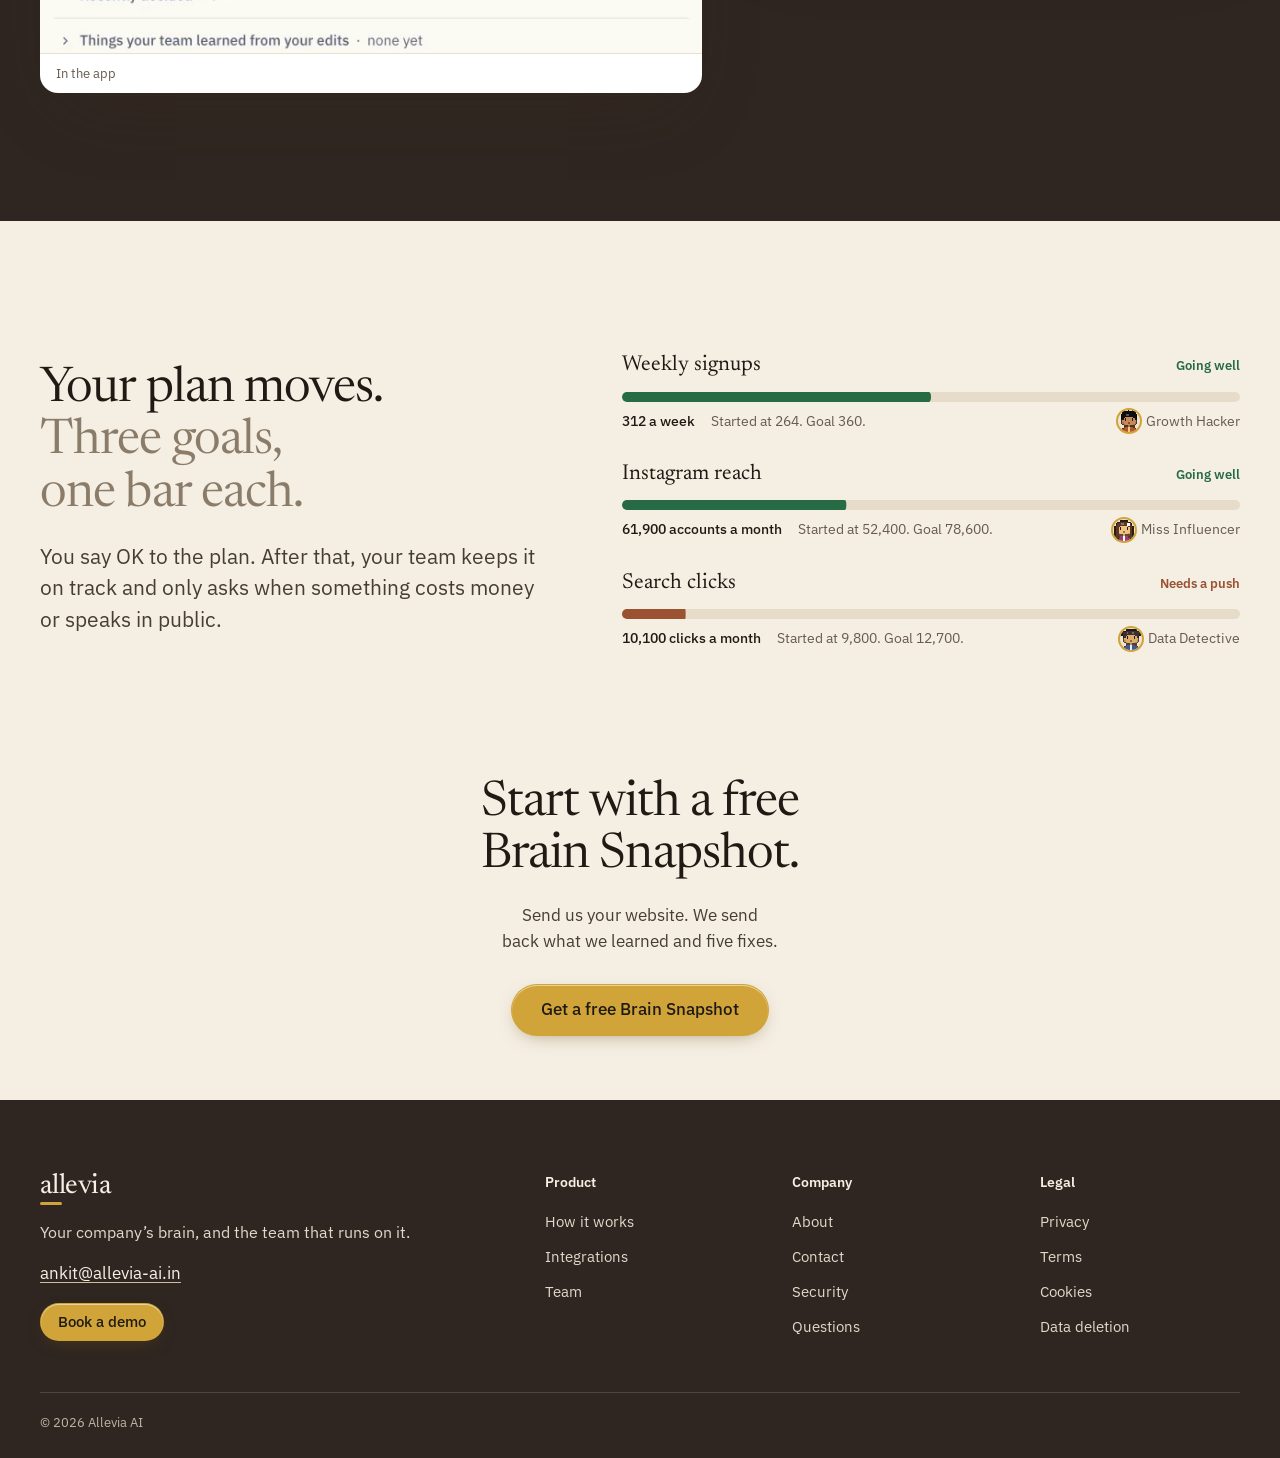
<file: product/index.html>
<!doctype html>
<html lang="en">
<head>
  <meta charset="utf-8">
  <meta name="viewport" content="width=device-width, initial-scale=1">
  <meta name="robots" content="noindex">
  <title>How it works: Allevia</title>
  <meta name="description" content="We set it up from your website. Your company brain forms, your tools connect, you ask in plain words and tap OK.">
  <link rel="icon" href="../favicon.svg" type="image/svg+xml">
  <script type="module" crossorigin src="../assets/entry-caSUvK1j.js"></script>
  <script type="module" crossorigin src="../assets/preload-helper-u68-B8g6.js"></script>
  <script type="module" crossorigin src="../assets/page-Cd-FDW01.js"></script>
  <link rel="stylesheet" crossorigin href="../assets/entry-CpO5kDHT.css">
  <link rel="stylesheet" crossorigin href="../assets/preload-helper-DLw7smXV.css">
</head>
<body>
  <a class="skip" href="#main">Skip to content</a>
<header class="nav" data-nav>
  <div class="wrap nav__in">
    <a class="brand" href="../" aria-label="Allevia, home">allevia</a>
    <nav class="nav__links" id="site-nav" aria-label="Main"><a href="../product/" aria-current="page">Product</a><a href="../integrations/">Integrations</a><a href="../team/">Team</a><a href="../security/">Security</a></nav>
    <a class="btn btn-gold btn-sm nav__cta" href="../contact/#snapshot">Get a free Brain Snapshot</a>
    <button class="nav__menu" type="button" aria-expanded="false" aria-controls="site-nav" aria-label="Menu" data-nav-menu><svg width="18" height="18" viewBox="0 0 18 18" fill="none" stroke="currentColor" stroke-width="1.6" stroke-linecap="round" aria-hidden="true"><path d="M3 5.5h12M3 9h12M3 12.5h12"/></svg></button>
  </div>
</header>
  <main id="main">
    <section class="sec phead" aria-labelledby="ph-h">
  <div class="wrap"><h1 id="ph-h" class="page-h1"><span class="t1">How it works.</span> <span class="t2">We set it up for you.</span></h1></div>
</section>
    <section class="sec bhero bhero--page" data-bhero aria-label="How your tools, your brain and your team work together"><div class="wrap">
    <div class="ws" data-ws role="group" aria-label="The company brain with its tools and its team, answering a founder's questions">
      <svg class="ws__lines" data-lines aria-hidden="true"></svg>
      <div class="ws__col ws__col--tools"><p class="ws__label">Your tools</p><ul><li class="wtool" data-tool="gmail"><svg class="logo" viewBox="0 0 24 24" width="22" height="22" aria-hidden="true" focusable="false"><path fill="#EA4335" d="M24 5.457v13.909c0 .904-.732 1.636-1.636 1.636h-3.819V11.73L12 16.64l-6.545-4.91v9.273H1.636A1.636 1.636 0 0 1 0 19.366V5.457c0-2.023 2.309-3.178 3.927-1.964L5.455 4.64 12 9.548l6.545-4.91 1.528-1.145C21.69 2.28 24 3.434 24 5.457z"/></svg><span>Gmail</span></li><li class="wtool" data-tool="google-calendar"><svg class="logo" viewBox="0 0 24 24" width="22" height="22" aria-hidden="true" focusable="false"><path fill="#4285F4" d="M18.316 5.684H24v12.632h-5.684V5.684zM5.684 24h12.632v-5.684H5.684V24zM18.316 5.684V0H1.895A1.894 1.894 0 0 0 0 1.895v16.421h5.684V5.684h12.632zm-7.207 6.25v-.065c.272-.144.5-.349.687-.617s.279-.595.279-.982c0-.379-.099-.72-.3-1.025a2.05 2.05 0 0 0-.832-.714 2.703 2.703 0 0 0-1.197-.257c-.6 0-1.094.156-1.481.467-.386.311-.65.671-.793 1.078l1.085.452c.086-.249.224-.461.413-.633.189-.172.445-.257.767-.257.33 0 .602.088.816.264a.86.86 0 0 1 .322.703c0 .33-.12.589-.36.778-.24.19-.535.284-.886.284h-.567v1.085h.633c.407 0 .748.109 1.02.327.272.218.407.499.407.843 0 .336-.129.614-.387.832s-.565.327-.924.327c-.351 0-.651-.103-.897-.311-.248-.208-.422-.502-.521-.881l-1.096.452c.178.616.505 1.082.977 1.401.472.319.984.478 1.538.477a2.84 2.84 0 0 0 1.293-.291c.382-.193.684-.458.902-.794.218-.336.327-.72.327-1.149 0-.429-.115-.797-.344-1.105a2.067 2.067 0 0 0-.881-.689zm2.093-1.931l.602.913L15 10.045v5.744h1.187V8.446h-.827l-2.158 1.557zM22.105 0h-3.289v5.184H24V1.895A1.894 1.894 0 0 0 22.105 0zm-3.289 23.5l4.684-4.684h-4.684V23.5zM0 22.105C0 23.152.848 24 1.895 24h3.289v-5.184H0v3.289z"/></svg><span>Google Calendar</span></li><li class="wtool" data-tool="google-ads"><svg class="logo" viewBox="0 0 24 24" width="22" height="22" aria-hidden="true" focusable="false"><path fill="#4285F4" d="M3.9998 22.9291C1.7908 22.9291 0 21.1383 0 18.9293s1.7908-3.9998 3.9998-3.9998 3.9998 1.7908 3.9998 3.9998-1.7908 3.9998-3.9998 3.9998zm19.4643-6.0004L15.4632 3.072C14.3586 1.1587 11.9121.5028 9.9988 1.6074S7.4295 5.1585 8.5341 7.0718l8.0009 13.8567c1.1046 1.9133 3.5511 2.5679 5.4644 1.4646 1.9134-1.1046 2.568-3.5511 1.4647-5.4644zM7.5137 4.8438L1.5645 15.1484A4.5 4.5 0 0 1 4 14.4297c2.5597-.0075 4.6248 2.1585 4.4941 4.7148l3.2168-5.5723-3.6094-6.25c-.4499-.7793-.6322-1.6394-.5878-2.4784z"/></svg><span>Google Ads</span></li><li class="wtool" data-tool="meta-ads"><svg class="logo" viewBox="0 0 24 24" width="22" height="22" aria-hidden="true" focusable="false"><path fill="#0467DF" d="M6.915 4.03c-1.968 0-3.683 1.28-4.871 3.113C.704 9.208 0 11.883 0 14.449c0 .706.07 1.369.21 1.973a6.624 6.624 0 0 0 .265.86 5.297 5.297 0 0 0 .371.761c.696 1.159 1.818 1.927 3.593 1.927 1.497 0 2.633-.671 3.965-2.444.76-1.012 1.144-1.626 2.663-4.32l.756-1.339.186-.325c.061.1.121.196.183.3l2.152 3.595c.724 1.21 1.665 2.556 2.47 3.314 1.046.987 1.992 1.22 3.06 1.22 1.075 0 1.876-.355 2.455-.843a3.743 3.743 0 0 0 .81-.973c.542-.939.861-2.127.861-3.745 0-2.72-.681-5.357-2.084-7.45-1.282-1.912-2.957-2.93-4.716-2.93-1.047 0-2.088.467-3.053 1.308-.652.57-1.257 1.29-1.82 2.05-.69-.875-1.335-1.547-1.958-2.056-1.182-.966-2.315-1.303-3.454-1.303zm10.16 2.053c1.147 0 2.188.758 2.992 1.999 1.132 1.748 1.647 4.195 1.647 6.4 0 1.548-.368 2.9-1.839 2.9-.58 0-1.027-.23-1.664-1.004-.496-.601-1.343-1.878-2.832-4.358l-.617-1.028a44.908 44.908 0 0 0-1.255-1.98c.07-.109.141-.224.211-.327 1.12-1.667 2.118-2.602 3.358-2.602zm-10.201.553c1.265 0 2.058.791 2.675 1.446.307.327.737.871 1.234 1.579l-1.02 1.566c-.757 1.163-1.882 3.017-2.837 4.338-1.191 1.649-1.81 1.817-2.486 1.817-.524 0-1.038-.237-1.383-.794-.263-.426-.464-1.13-.464-2.046 0-2.221.63-4.535 1.66-6.088.454-.687.964-1.226 1.533-1.533a2.264 2.264 0 0 1 1.088-.285z"/></svg><span>Meta Ads</span></li><li class="wtool" data-tool="google-analytics"><svg class="logo" viewBox="0 0 24 24" width="22" height="22" aria-hidden="true" focusable="false"><path fill="#E37400" d="M22.84 2.9982v17.9987c.0086 1.6473-1.3197 2.9897-2.967 2.9984a2.9808 2.9808 0 01-.3677-.0208c-1.528-.226-2.6477-1.5558-2.6105-3.1V3.1204c-.0369-1.5458 1.0856-2.8762 2.6157-3.1 1.6361-.1915 3.1178.9796 3.3093 2.6158.014.1201.0208.241.0202.3619zM4.1326 18.0548c-1.6417 0-2.9726 1.331-2.9726 2.9726C1.16 22.6691 2.4909 24 4.1326 24s2.9726-1.3309 2.9726-2.9726-1.331-2.9726-2.9726-2.9726zm7.8728-9.0098c-.0171 0-.0342 0-.0513.0003-1.6495.0904-2.9293 1.474-2.891 3.1256v7.9846c0 2.167.9535 3.4825 2.3505 3.763 1.6118.3266 3.1832-.7152 3.5098-2.327.04-.1974.06-.3983.0593-.5998v-8.9585c.003-1.6474-1.33-2.9852-2.9773-2.9882z"/></svg><span>Google Analytics</span></li><li class="wtool" data-tool="instagram"><svg class="logo" viewBox="0 0 24 24" width="22" height="22" aria-hidden="true" focusable="false"><path fill="#FF0069" d="M7.0301.084c-1.2768.0602-2.1487.264-2.911.5634-.7888.3075-1.4575.72-2.1228 1.3877-.6652.6677-1.075 1.3368-1.3802 2.127-.2954.7638-.4956 1.6365-.552 2.914-.0564 1.2775-.0689 1.6882-.0626 4.947.0062 3.2586.0206 3.6671.0825 4.9473.061 1.2765.264 2.1482.5635 2.9107.308.7889.72 1.4573 1.388 2.1228.6679.6655 1.3365 1.0743 2.1285 1.38.7632.295 1.6361.4961 2.9134.552 1.2773.056 1.6884.069 4.9462.0627 3.2578-.0062 3.668-.0207 4.9478-.0814 1.28-.0607 2.147-.2652 2.9098-.5633.7889-.3086 1.4578-.72 2.1228-1.3881.665-.6682 1.0745-1.3378 1.3795-2.1284.2957-.7632.4966-1.636.552-2.9124.056-1.2809.0692-1.6898.063-4.948-.0063-3.2583-.021-3.6668-.0817-4.9465-.0607-1.2797-.264-2.1487-.5633-2.9117-.3084-.7889-.72-1.4568-1.3876-2.1228C21.2982 1.33 20.628.9208 19.8378.6165 19.074.321 18.2017.1197 16.9244.0645 15.6471.0093 15.236-.005 11.977.0014 8.718.0076 8.31.0215 7.0301.0839m.1402 21.6932c-1.17-.0509-1.8053-.2453-2.2287-.408-.5606-.216-.96-.4771-1.3819-.895-.422-.4178-.6811-.8186-.9-1.378-.1644-.4234-.3624-1.058-.4171-2.228-.0595-1.2645-.072-1.6442-.079-4.848-.007-3.2037.0053-3.583.0607-4.848.05-1.169.2456-1.805.408-2.2282.216-.5613.4762-.96.895-1.3816.4188-.4217.8184-.6814 1.3783-.9003.423-.1651 1.0575-.3614 2.227-.4171 1.2655-.06 1.6447-.072 4.848-.079 3.2033-.007 3.5835.005 4.8495.0608 1.169.0508 1.8053.2445 2.228.408.5608.216.96.4754 1.3816.895.4217.4194.6816.8176.9005 1.3787.1653.4217.3617 1.056.4169 2.2263.0602 1.2655.0739 1.645.0796 4.848.0058 3.203-.0055 3.5834-.061 4.848-.051 1.17-.245 1.8055-.408 2.2294-.216.5604-.4763.96-.8954 1.3814-.419.4215-.8181.6811-1.3783.9-.4224.1649-1.0577.3617-2.2262.4174-1.2656.0595-1.6448.072-4.8493.079-3.2045.007-3.5825-.006-4.848-.0608M16.953 5.5864A1.44 1.44 0 1 0 18.39 4.144a1.44 1.44 0 0 0-1.437 1.4424M5.8385 12.012c.0067 3.4032 2.7706 6.1557 6.173 6.1493 3.4026-.0065 6.157-2.7701 6.1506-6.1733-.0065-3.4032-2.771-6.1565-6.174-6.1498-3.403.0067-6.156 2.771-6.1496 6.1738M8 12.0077a4 4 0 1 1 4.008 3.9921A3.9996 3.9996 0 0 1 8 12.0077"/></svg><span>Instagram</span></li><li class="wtool" data-tool="hubspot"><svg class="logo" viewBox="0 0 24 24" width="22" height="22" aria-hidden="true" focusable="false"><path fill="#FF7A59" d="M18.164 7.93V5.084a2.198 2.198 0 001.267-1.978v-.067A2.2 2.2 0 0017.238.845h-.067a2.2 2.2 0 00-2.193 2.193v.067a2.196 2.196 0 001.252 1.973l.013.006v2.852a6.22 6.22 0 00-2.969 1.31l.012-.01-7.828-6.095A2.497 2.497 0 104.3 4.656l-.012.006 7.697 5.991a6.176 6.176 0 00-1.038 3.446c0 1.343.425 2.588 1.147 3.607l-.013-.02-2.342 2.343a1.968 1.968 0 00-.58-.095h-.002a2.033 2.033 0 102.033 2.033 1.978 1.978 0 00-.1-.595l.005.014 2.317-2.317a6.247 6.247 0 104.782-11.134l-.036-.005zm-.964 9.378a3.206 3.206 0 113.215-3.207v.002a3.206 3.206 0 01-3.207 3.207z"/></svg><span>HubSpot</span></li></ul></div>
      <div class="ws__brain">
        <ul class="hub"><li class="ccard" data-cluster="people" style="grid-area:p"><b>Your people</b><span class="num">7</span><i>Shiftly, Rhea, Farhan</i></li><li class="ccard" data-cluster="signups" style="grid-area:s"><b>Sign-ups</b><span class="num">10</span><i>Opened the app, Saw sign-up, Phone number entered</i></li><li class="ccard" data-cluster="app" style="grid-area:a"><b>The app and releases</b><span class="num">16</span><i>App, Android, iPhone</i></li><li class="ccard" data-cluster="reach" style="grid-area:r"><b>Ads and search</b><span class="num">5</span><i>Meta Ads, Google Search, Website</i></li><li class="ccard" data-cluster="customers" style="grid-area:c"><b>Customers</b><span class="num">9</span><i></i></li></ul>
        <div class="nucleus" data-nuc><img src="../assets/brain-still-480-C7xgGU3P.webp" width="480" height="480" alt="" decoding="async"><b>Company brain</b><span class="num">47 things, 60 links</span><i class="nucleus__ring" aria-hidden="true"></i></div>
      </div>
      <div class="ws__col ws__col--team"><p class="ws__label">Your team</p><ul><li class="wagent" data-agent="chief-of-staff"><span class="face face--sm" aria-hidden="true"><svg xmlns="http://www.w3.org/2000/svg" viewBox="0 0 16 16" shape-rendering="crispEdges" aria-hidden="true"><rect x="5" y="1" width="6" height="1" fill="#0e0e18"/><rect x="3" y="2" width="2" height="1" fill="#0e0e18"/><rect x="5" y="2" width="6" height="1" fill="#1B1B2F"/><rect x="11" y="2" width="2" height="1" fill="#0e0e18"/><rect x="2" y="3" width="1" height="1" fill="#0e0e18"/><rect x="3" y="3" width="3" height="1" fill="#1B1B2F"/><rect x="6" y="3" width="2" height="1" fill="#5b5b69"/><rect x="8" y="3" width="5" height="1" fill="#1B1B2F"/><rect x="13" y="3" width="1" height="1" fill="#0e0e18"/><rect x="2" y="4" width="1" height="1" fill="#0e0e18"/><rect x="3" y="4" width="10" height="1" fill="#1B1B2F"/><rect x="13" y="4" width="1" height="1" fill="#0e0e18"/><rect x="1" y="5" width="1" height="1" fill="#0e0e18"/><rect x="2" y="5" width="3" height="1" fill="#1B1B2F"/><rect x="5" y="5" width="6" height="1" fill="#C68B59"/><rect x="11" y="5" width="3" height="1" fill="#1B1B2F"/><rect x="14" y="5" width="1" height="1" fill="#0e0e18"/><rect x="1" y="6" width="1" height="1" fill="#0e0e18"/><rect x="2" y="6" width="2" height="1" fill="#1B1B2F"/><rect x="4" y="6" width="1" height="1" fill="#C68B59"/><rect x="5" y="6" width="1" height="1" fill="#1B1830"/><rect x="6" y="6" width="4" height="1" fill="#C68B59"/><rect x="10" y="6" width="1" height="1" fill="#1B1830"/><rect x="11" y="6" width="1" height="1" fill="#C68B59"/><rect x="12" y="6" width="2" height="1" fill="#1B1B2F"/><rect x="14" y="6" width="1" height="1" fill="#0e0e18"/><rect x="1" y="7" width="1" height="1" fill="#0e0e18"/><rect x="2" y="7" width="2" height="1" fill="#1B1B2F"/><rect x="4" y="7" width="1" height="1" fill="#C68B59"/><rect x="5" y="7" width="1" height="1" fill="#1B1830"/><rect x="6" y="7" width="4" height="1" fill="#C68B59"/><rect x="10" y="7" width="1" height="1" fill="#1B1830"/><rect x="11" y="7" width="1" height="1" fill="#C68B59"/><rect x="12" y="7" width="2" height="1" fill="#1B1B2F"/><rect x="14" y="7" width="1" height="1" fill="#0e0e18"/><rect x="1" y="8" width="1" height="1" fill="#0e0e18"/><rect x="2" y="8" width="2" height="1" fill="#1B1B2F"/><rect x="4" y="8" width="8" height="1" fill="#C68B59"/><rect x="12" y="8" width="2" height="1" fill="#1B1B2F"/><rect x="14" y="8" width="1" height="1" fill="#0e0e18"/><rect x="1" y="9" width="1" height="1" fill="#0e0e18"/><rect x="2" y="9" width="2" height="1" fill="#1B1B2F"/><rect x="4" y="9" width="3" height="1" fill="#C68B59"/><rect x="7" y="9" width="2" height="1" fill="#7b5637"/><rect x="9" y="9" width="3" height="1" fill="#C68B59"/><rect x="12" y="9" width="2" height="1" fill="#1B1B2F"/><rect x="14" y="9" width="1" height="1" fill="#0e0e18"/><rect x="1" y="10" width="1" height="1" fill="#0e0e18"/><rect x="2" y="10" width="2" height="1" fill="#1B1B2F"/><rect x="4" y="10" width="1" height="1" fill="#a6754b"/><rect x="5" y="10" width="6" height="1" fill="#C68B59"/><rect x="11" y="10" width="1" height="1" fill="#a6754b"/><rect x="12" y="10" width="2" height="1" fill="#1B1B2F"/><rect x="14" y="10" width="1" height="1" fill="#0e0e18"/><rect x="1" y="11" width="1" height="1" fill="#0e0e18"/><rect x="2" y="11" width="2" height="1" fill="#1B1B2F"/><rect x="4" y="11" width="3" height="1" fill="#4b3522"/><rect x="7" y="11" width="2" height="1" fill="#a6754b"/><rect x="9" y="11" width="3" height="1" fill="#4b3522"/><rect x="12" y="11" width="2" height="1" fill="#1B1B2F"/><rect x="14" y="11" width="1" height="1" fill="#0e0e18"/><rect x="1" y="12" width="1" height="1" fill="#0e0e18"/><rect x="2" y="12" width="3" height="1" fill="#1B1B2F"/><rect x="5" y="12" width="2" height="1" fill="#1F2A6B"/><rect x="7" y="12" width="2" height="1" fill="#C8A23D"/><rect x="9" y="12" width="2" height="1" fill="#1F2A6B"/><rect x="11" y="12" width="3" height="1" fill="#1B1B2F"/><rect x="14" y="12" width="1" height="1" fill="#0e0e18"/><rect x="1" y="13" width="1" height="1" fill="#0e0e18"/><rect x="2" y="13" width="3" height="1" fill="#1B1B2F"/><rect x="5" y="13" width="2" height="1" fill="#1F2A6B"/><rect x="7" y="13" width="2" height="1" fill="#C8A23D"/><rect x="9" y="13" width="2" height="1" fill="#1F2A6B"/><rect x="11" y="13" width="3" height="1" fill="#1B1B2F"/><rect x="14" y="13" width="1" height="1" fill="#0e0e18"/><rect x="2" y="14" width="2" height="1" fill="#0e0e18"/><rect x="4" y="14" width="3" height="1" fill="#1F2A6B"/><rect x="7" y="14" width="2" height="1" fill="#C8A23D"/><rect x="9" y="14" width="3" height="1" fill="#1F2A6B"/><rect x="12" y="14" width="2" height="1" fill="#0e0e18"/><rect x="2" y="15" width="1" height="1" fill="#4b3522"/><rect x="3" y="15" width="1" height="1" fill="#182153"/><rect x="4" y="15" width="3" height="1" fill="#1F2A6B"/><rect x="7" y="15" width="2" height="1" fill="#C8A23D"/><rect x="9" y="15" width="3" height="1" fill="#1F2A6B"/><rect x="12" y="15" width="1" height="1" fill="#182153"/><rect x="13" y="15" width="1" height="1" fill="#4b3522"/></svg></span><span><b>The Chief</b><i>Chief of Staff</i></span></li><li class="wagent" data-agent="data-analyst"><span class="face face--sm" aria-hidden="true"><svg xmlns="http://www.w3.org/2000/svg" viewBox="0 0 16 16" shape-rendering="crispEdges" aria-hidden="true"><rect x="4" y="1" width="8" height="1" fill="#1e1818"/><rect x="2" y="2" width="2" height="1" fill="#1e1818"/><rect x="4" y="2" width="8" height="1" fill="#3B2F2F"/><rect x="12" y="2" width="2" height="1" fill="#1e1818"/><rect x="1" y="3" width="1" height="1" fill="#1e1818"/><rect x="2" y="3" width="3" height="1" fill="#3B2F2F"/><rect x="5" y="3" width="1" height="1" fill="#726969"/><rect x="6" y="3" width="3" height="1" fill="#3B2F2F"/><rect x="9" y="3" width="1" height="1" fill="#726969"/><rect x="10" y="3" width="4" height="1" fill="#3B2F2F"/><rect x="14" y="3" width="1" height="1" fill="#1e1818"/><rect x="1" y="4" width="1" height="1" fill="#1e1818"/><rect x="2" y="4" width="12" height="1" fill="#3B2F2F"/><rect x="14" y="4" width="1" height="1" fill="#1e1818"/><rect x="1" y="5" width="1" height="1" fill="#1e1818"/><rect x="2" y="5" width="3" height="1" fill="#3B2F2F"/><rect x="5" y="5" width="6" height="1" fill="#E0AC69"/><rect x="11" y="5" width="3" height="1" fill="#3B2F2F"/><rect x="14" y="5" width="1" height="1" fill="#1e1818"/><rect x="2" y="6" width="1" height="1" fill="#1e1818"/><rect x="3" y="6" width="1" height="1" fill="#3B2F2F"/><rect x="4" y="6" width="1" height="1" fill="#E0AC69"/><rect x="5" y="6" width="1" height="1" fill="#1B1830"/><rect x="6" y="6" width="4" height="1" fill="#E0AC69"/><rect x="10" y="6" width="1" height="1" fill="#1B1830"/><rect x="11" y="6" width="1" height="1" fill="#E0AC69"/><rect x="12" y="6" width="1" height="1" fill="#3B2F2F"/><rect x="13" y="6" width="1" height="1" fill="#1e1818"/><rect x="2" y="7" width="1" height="1" fill="#554128"/><rect x="3" y="7" width="2" height="1" fill="#E0AC69"/><rect x="5" y="7" width="1" height="1" fill="#1B1830"/><rect x="6" y="7" width="4" height="1" fill="#E0AC69"/><rect x="10" y="7" width="1" height="1" fill="#1B1830"/><rect x="11" y="7" width="2" height="1" fill="#E0AC69"/><rect x="13" y="7" width="1" height="1" fill="#554128"/><rect x="2" y="8" width="1" height="1" fill="#554128"/><rect x="3" y="8" width="1" height="1" fill="#e09b6e"/><rect x="4" y="8" width="8" height="1" fill="#E0AC69"/><rect x="12" y="8" width="1" height="1" fill="#e09b6e"/><rect x="13" y="8" width="1" height="1" fill="#554128"/><rect x="2" y="9" width="1" height="1" fill="#554128"/><rect x="3" y="9" width="1" height="1" fill="#bc9058"/><rect x="4" y="9" width="3" height="1" fill="#E0AC69"/><rect x="7" y="9" width="2" height="1" fill="#8b6b41"/><rect x="9" y="9" width="3" height="1" fill="#E0AC69"/><rect x="12" y="9" width="1" height="1" fill="#bc9058"/><rect x="13" y="9" width="1" height="1" fill="#554128"/><rect x="3" y="10" width="1" height="1" fill="#554128"/><rect x="4" y="10" width="1" height="1" fill="#bc9058"/><rect x="5" y="10" width="6" height="1" fill="#E0AC69"/><rect x="11" y="10" width="1" height="1" fill="#bc9058"/><rect x="12" y="10" width="1" height="1" fill="#554128"/><rect x="4" y="11" width="3" height="1" fill="#554128"/><rect x="7" y="11" width="2" height="1" fill="#bc9058"/><rect x="9" y="11" width="3" height="1" fill="#554128"/><rect x="4" y="12" width="1" height="1" fill="#554128"/><rect x="5" y="12" width="2" height="1" fill="#3D5A98"/><rect x="7" y="12" width="2" height="1" fill="#E8E8F0"/><rect x="9" y="12" width="2" height="1" fill="#3D5A98"/><rect x="11" y="12" width="1" height="1" fill="#554128"/><rect x="3" y="13" width="1" height="1" fill="#554128"/><rect x="4" y="13" width="3" height="1" fill="#3D5A98"/><rect x="7" y="13" width="2" height="1" fill="#E8E8F0"/><rect x="9" y="13" width="3" height="1" fill="#3D5A98"/><rect x="12" y="13" width="1" height="1" fill="#554128"/><rect x="2" y="14" width="1" height="1" fill="#554128"/><rect x="3" y="14" width="4" height="1" fill="#3D5A98"/><rect x="7" y="14" width="2" height="1" fill="#E8E8F0"/><rect x="9" y="14" width="4" height="1" fill="#3D5A98"/><rect x="13" y="14" width="1" height="1" fill="#554128"/><rect x="2" y="15" width="1" height="1" fill="#554128"/><rect x="3" y="15" width="1" height="1" fill="#304677"/><rect x="4" y="15" width="3" height="1" fill="#3D5A98"/><rect x="7" y="15" width="2" height="1" fill="#E8E8F0"/><rect x="9" y="15" width="3" height="1" fill="#3D5A98"/><rect x="12" y="15" width="1" height="1" fill="#304677"/><rect x="13" y="15" width="1" height="1" fill="#554128"/></svg></span><span><b>Data Detective</b><i>Analytics</i></span></li><li class="wagent" data-agent="growth-marketer"><span class="face face--sm" aria-hidden="true"><svg xmlns="http://www.w3.org/2000/svg" viewBox="0 0 16 16" shape-rendering="crispEdges" aria-hidden="true"><rect x="4" y="0" width="1" height="1" fill="#080808"/><rect x="7" y="0" width="1" height="1" fill="#080808"/><rect x="10" y="0" width="1" height="1" fill="#080808"/><rect x="3" y="1" width="1" height="1" fill="#080808"/><rect x="4" y="1" width="1" height="1" fill="#0F0F0F"/><rect x="5" y="1" width="2" height="1" fill="#080808"/><rect x="7" y="1" width="1" height="1" fill="#0F0F0F"/><rect x="8" y="1" width="2" height="1" fill="#080808"/><rect x="10" y="1" width="1" height="1" fill="#0F0F0F"/><rect x="11" y="1" width="2" height="1" fill="#080808"/><rect x="3" y="2" width="2" height="1" fill="#080808"/><rect x="5" y="2" width="6" height="1" fill="#0F0F0F"/><rect x="11" y="2" width="2" height="1" fill="#080808"/><rect x="2" y="3" width="1" height="1" fill="#080808"/><rect x="3" y="3" width="3" height="1" fill="#0F0F0F"/><rect x="6" y="3" width="2" height="1" fill="#525252"/><rect x="8" y="3" width="5" height="1" fill="#0F0F0F"/><rect x="13" y="3" width="1" height="1" fill="#080808"/><rect x="2" y="4" width="1" height="1" fill="#080808"/><rect x="3" y="4" width="10" height="1" fill="#0F0F0F"/><rect x="13" y="4" width="1" height="1" fill="#080808"/><rect x="2" y="5" width="1" height="1" fill="#080808"/><rect x="3" y="5" width="2" height="1" fill="#0F0F0F"/><rect x="5" y="5" width="6" height="1" fill="#C68B59"/><rect x="11" y="5" width="2" height="1" fill="#0F0F0F"/><rect x="13" y="5" width="1" height="1" fill="#080808"/><rect x="2" y="6" width="1" height="1" fill="#080808"/><rect x="3" y="6" width="1" height="1" fill="#0F0F0F"/><rect x="4" y="6" width="1" height="1" fill="#C68B59"/><rect x="5" y="6" width="1" height="1" fill="#1B1830"/><rect x="6" y="6" width="4" height="1" fill="#C68B59"/><rect x="10" y="6" width="1" height="1" fill="#1B1830"/><rect x="11" y="6" width="1" height="1" fill="#C68B59"/><rect x="12" y="6" width="1" height="1" fill="#0F0F0F"/><rect x="13" y="6" width="1" height="1" fill="#080808"/><rect x="2" y="7" width="1" height="1" fill="#4b3522"/><rect x="3" y="7" width="2" height="1" fill="#C68B59"/><rect x="5" y="7" width="1" height="1" fill="#1B1830"/><rect x="6" y="7" width="4" height="1" fill="#C68B59"/><rect x="10" y="7" width="1" height="1" fill="#1B1830"/><rect x="11" y="7" width="2" height="1" fill="#C68B59"/><rect x="13" y="7" width="1" height="1" fill="#4b3522"/><rect x="2" y="8" width="1" height="1" fill="#4b3522"/><rect x="3" y="8" width="1" height="1" fill="#cd8362"/><rect x="4" y="8" width="8" height="1" fill="#C68B59"/><rect x="12" y="8" width="1" height="1" fill="#cd8362"/><rect x="13" y="8" width="1" height="1" fill="#4b3522"/><rect x="2" y="9" width="1" height="1" fill="#4b3522"/><rect x="3" y="9" width="1" height="1" fill="#a6754b"/><rect x="4" y="9" width="3" height="1" fill="#C68B59"/><rect x="7" y="9" width="2" height="1" fill="#7b5637"/><rect x="9" y="9" width="3" height="1" fill="#C68B59"/><rect x="12" y="9" width="1" height="1" fill="#a6754b"/><rect x="13" y="9" width="1" height="1" fill="#4b3522"/><rect x="3" y="10" width="1" height="1" fill="#4b3522"/><rect x="4" y="10" width="1" height="1" fill="#a6754b"/><rect x="5" y="10" width="6" height="1" fill="#C68B59"/><rect x="11" y="10" width="1" height="1" fill="#a6754b"/><rect x="12" y="10" width="1" height="1" fill="#4b3522"/><rect x="4" y="11" width="3" height="1" fill="#4b3522"/><rect x="7" y="11" width="2" height="1" fill="#a6754b"/><rect x="9" y="11" width="3" height="1" fill="#4b3522"/><rect x="4" y="12" width="1" height="1" fill="#4b3522"/><rect x="5" y="12" width="2" height="1" fill="#B5542D"/><rect x="7" y="12" width="2" height="1" fill="#F2D16B"/><rect x="9" y="12" width="2" height="1" fill="#B5542D"/><rect x="11" y="12" width="1" height="1" fill="#4b3522"/><rect x="3" y="13" width="1" height="1" fill="#4b3522"/><rect x="4" y="13" width="3" height="1" fill="#B5542D"/><rect x="7" y="13" width="2" height="1" fill="#F2D16B"/><rect x="9" y="13" width="3" height="1" fill="#B5542D"/><rect x="12" y="13" width="1" height="1" fill="#4b3522"/><rect x="2" y="14" width="1" height="1" fill="#4b3522"/><rect x="3" y="14" width="4" height="1" fill="#B5542D"/><rect x="7" y="14" width="2" height="1" fill="#F2D16B"/><rect x="9" y="14" width="4" height="1" fill="#B5542D"/><rect x="13" y="14" width="1" height="1" fill="#4b3522"/><rect x="2" y="15" width="1" height="1" fill="#4b3522"/><rect x="3" y="15" width="1" height="1" fill="#8d4223"/><rect x="4" y="15" width="3" height="1" fill="#B5542D"/><rect x="7" y="15" width="2" height="1" fill="#F2D16B"/><rect x="9" y="15" width="3" height="1" fill="#B5542D"/><rect x="12" y="15" width="1" height="1" fill="#8d4223"/><rect x="13" y="15" width="1" height="1" fill="#4b3522"/></svg></span><span><b>Growth Hacker</b><i>Marketing</i></span></li><li class="wagent" data-agent="content-strategist"><span class="face face--sm" aria-hidden="true"><svg xmlns="http://www.w3.org/2000/svg" viewBox="0 0 16 16" shape-rendering="crispEdges" aria-hidden="true"><rect x="5" y="1" width="6" height="1" fill="#2d1c13"/><rect x="3" y="2" width="2" height="1" fill="#2d1c13"/><rect x="5" y="2" width="6" height="1" fill="#5A3825"/><rect x="11" y="2" width="2" height="1" fill="#2d1c13"/><rect x="2" y="3" width="1" height="1" fill="#2d1c13"/><rect x="3" y="3" width="3" height="1" fill="#5A3825"/><rect x="6" y="3" width="2" height="1" fill="#887062"/><rect x="8" y="3" width="2" height="1" fill="#5A3825"/><rect x="10" y="3" width="2" height="1" fill="#FFFFFF"/><rect x="12" y="3" width="1" height="1" fill="#5A3825"/><rect x="13" y="3" width="1" height="1" fill="#2d1c13"/><rect x="2" y="4" width="1" height="1" fill="#2d1c13"/><rect x="3" y="4" width="7" height="1" fill="#5A3825"/><rect x="10" y="4" width="2" height="1" fill="#FFFFFF"/><rect x="12" y="4" width="1" height="1" fill="#5A3825"/><rect x="13" y="4" width="1" height="1" fill="#2d1c13"/><rect x="1" y="5" width="1" height="1" fill="#2d1c13"/><rect x="2" y="5" width="3" height="1" fill="#5A3825"/><rect x="5" y="5" width="6" height="1" fill="#F1C27D"/><rect x="11" y="5" width="3" height="1" fill="#5A3825"/><rect x="14" y="5" width="1" height="1" fill="#2d1c13"/><rect x="1" y="6" width="1" height="1" fill="#2d1c13"/><rect x="2" y="6" width="2" height="1" fill="#5A3825"/><rect x="4" y="6" width="1" height="1" fill="#F1C27D"/><rect x="5" y="6" width="1" height="1" fill="#1B1830"/><rect x="6" y="6" width="4" height="1" fill="#F1C27D"/><rect x="10" y="6" width="1" height="1" fill="#1B1830"/><rect x="11" y="6" width="1" height="1" fill="#F1C27D"/><rect x="12" y="6" width="2" height="1" fill="#5A3825"/><rect x="14" y="6" width="1" height="1" fill="#2d1c13"/><rect x="1" y="7" width="1" height="1" fill="#2d1c13"/><rect x="2" y="7" width="2" height="1" fill="#5A3825"/><rect x="4" y="7" width="1" height="1" fill="#F1C27D"/><rect x="5" y="7" width="1" height="1" fill="#1B1830"/><rect x="6" y="7" width="4" height="1" fill="#F1C27D"/><rect x="10" y="7" width="1" height="1" fill="#1B1830"/><rect x="11" y="7" width="1" height="1" fill="#F1C27D"/><rect x="12" y="7" width="2" height="1" fill="#5A3825"/><rect x="14" y="7" width="1" height="1" fill="#2d1c13"/><rect x="1" y="8" width="1" height="1" fill="#2d1c13"/><rect x="2" y="8" width="2" height="1" fill="#5A3825"/><rect x="4" y="8" width="8" height="1" fill="#F1C27D"/><rect x="12" y="8" width="2" height="1" fill="#5A3825"/><rect x="14" y="8" width="1" height="1" fill="#2d1c13"/><rect x="1" y="9" width="1" height="1" fill="#2d1c13"/><rect x="2" y="9" width="2" height="1" fill="#5A3825"/><rect x="4" y="9" width="3" height="1" fill="#F1C27D"/><rect x="7" y="9" width="2" height="1" fill="#95784e"/><rect x="9" y="9" width="3" height="1" fill="#F1C27D"/><rect x="12" y="9" width="2" height="1" fill="#5A3825"/><rect x="14" y="9" width="1" height="1" fill="#2d1c13"/><rect x="1" y="10" width="1" height="1" fill="#2d1c13"/><rect x="2" y="10" width="2" height="1" fill="#5A3825"/><rect x="4" y="10" width="1" height="1" fill="#caa369"/><rect x="5" y="10" width="6" height="1" fill="#F1C27D"/><rect x="11" y="10" width="1" height="1" fill="#caa369"/><rect x="12" y="10" width="2" height="1" fill="#5A3825"/><rect x="14" y="10" width="1" height="1" fill="#2d1c13"/><rect x="1" y="11" width="1" height="1" fill="#2d1c13"/><rect x="2" y="11" width="2" height="1" fill="#5A3825"/><rect x="4" y="11" width="3" height="1" fill="#5c4a30"/><rect x="7" y="11" width="2" height="1" fill="#caa369"/><rect x="9" y="11" width="3" height="1" fill="#5c4a30"/><rect x="12" y="11" width="2" height="1" fill="#5A3825"/><rect x="14" y="11" width="1" height="1" fill="#2d1c13"/><rect x="1" y="12" width="1" height="1" fill="#2d1c13"/><rect x="2" y="12" width="3" height="1" fill="#5A3825"/><rect x="5" y="12" width="2" height="1" fill="#A23B72"/><rect x="7" y="12" width="2" height="1" fill="#FFFFFF"/><rect x="9" y="12" width="2" height="1" fill="#A23B72"/><rect x="11" y="12" width="3" height="1" fill="#5A3825"/><rect x="14" y="12" width="1" height="1" fill="#2d1c13"/><rect x="1" y="13" width="1" height="1" fill="#2d1c13"/><rect x="2" y="13" width="3" height="1" fill="#5A3825"/><rect x="5" y="13" width="2" height="1" fill="#A23B72"/><rect x="7" y="13" width="2" height="1" fill="#FFFFFF"/><rect x="9" y="13" width="2" height="1" fill="#A23B72"/><rect x="11" y="13" width="3" height="1" fill="#5A3825"/><rect x="14" y="13" width="1" height="1" fill="#2d1c13"/><rect x="2" y="14" width="2" height="1" fill="#2d1c13"/><rect x="4" y="14" width="3" height="1" fill="#A23B72"/><rect x="7" y="14" width="2" height="1" fill="#FFFFFF"/><rect x="9" y="14" width="3" height="1" fill="#A23B72"/><rect x="12" y="14" width="2" height="1" fill="#2d1c13"/><rect x="2" y="15" width="1" height="1" fill="#5c4a30"/><rect x="3" y="15" width="1" height="1" fill="#7e2e59"/><rect x="4" y="15" width="3" height="1" fill="#A23B72"/><rect x="7" y="15" width="2" height="1" fill="#FFFFFF"/><rect x="9" y="15" width="3" height="1" fill="#A23B72"/><rect x="12" y="15" width="1" height="1" fill="#7e2e59"/><rect x="13" y="15" width="1" height="1" fill="#5c4a30"/></svg></span><span><b>Miss Influencer</b><i>Content</i></span></li><li class="wagent" data-agent="sales-lead"><span class="face face--sm" aria-hidden="true"><svg xmlns="http://www.w3.org/2000/svg" viewBox="0 0 16 16" shape-rendering="crispEdges" aria-hidden="true"><rect x="5" y="1" width="6" height="1" fill="#0d0908"/><rect x="3" y="2" width="2" height="1" fill="#0d0908"/><rect x="5" y="2" width="6" height="1" fill="#1A1210"/><rect x="11" y="2" width="2" height="1" fill="#0d0908"/><rect x="2" y="3" width="1" height="1" fill="#0d0908"/><rect x="3" y="3" width="3" height="1" fill="#1A1210"/><rect x="6" y="3" width="2" height="1" fill="#5a5453"/><rect x="8" y="3" width="5" height="1" fill="#1A1210"/><rect x="13" y="3" width="1" height="1" fill="#0d0908"/><rect x="2" y="4" width="1" height="1" fill="#0d0908"/><rect x="3" y="4" width="10" height="1" fill="#1A1210"/><rect x="13" y="4" width="1" height="1" fill="#0d0908"/><rect x="2" y="5" width="1" height="1" fill="#0d0908"/><rect x="3" y="5" width="2" height="1" fill="#1A1210"/><rect x="5" y="5" width="6" height="1" fill="#B5764A"/><rect x="11" y="5" width="2" height="1" fill="#1A1210"/><rect x="13" y="5" width="1" height="1" fill="#0d0908"/><rect x="2" y="6" width="1" height="1" fill="#0d0908"/><rect x="3" y="6" width="1" height="1" fill="#1A1210"/><rect x="4" y="6" width="1" height="1" fill="#B5764A"/><rect x="5" y="6" width="1" height="1" fill="#1B1830"/><rect x="6" y="6" width="4" height="1" fill="#B5764A"/><rect x="10" y="6" width="1" height="1" fill="#1B1830"/><rect x="11" y="6" width="1" height="1" fill="#B5764A"/><rect x="12" y="6" width="1" height="1" fill="#1A1210"/><rect x="13" y="6" width="1" height="1" fill="#0d0908"/><rect x="2" y="7" width="1" height="1" fill="#452d1c"/><rect x="3" y="7" width="2" height="1" fill="#B5764A"/><rect x="5" y="7" width="1" height="1" fill="#1B1830"/><rect x="6" y="7" width="4" height="1" fill="#B5764A"/><rect x="10" y="7" width="1" height="1" fill="#1B1830"/><rect x="11" y="7" width="2" height="1" fill="#B5764A"/><rect x="13" y="7" width="1" height="1" fill="#452d1c"/><rect x="2" y="8" width="1" height="1" fill="#452d1c"/><rect x="3" y="8" width="1" height="1" fill="#c17457"/><rect x="4" y="8" width="8" height="1" fill="#B5764A"/><rect x="12" y="8" width="1" height="1" fill="#c17457"/><rect x="13" y="8" width="1" height="1" fill="#452d1c"/><rect x="2" y="9" width="1" height="1" fill="#452d1c"/><rect x="3" y="9" width="1" height="1" fill="#98633e"/><rect x="4" y="9" width="3" height="1" fill="#B5764A"/><rect x="7" y="9" width="2" height="1" fill="#70492e"/><rect x="9" y="9" width="3" height="1" fill="#B5764A"/><rect x="12" y="9" width="1" height="1" fill="#98633e"/><rect x="13" y="9" width="1" height="1" fill="#452d1c"/><rect x="3" y="10" width="1" height="1" fill="#452d1c"/><rect x="4" y="10" width="1" height="1" fill="#98633e"/><rect x="5" y="10" width="6" height="1" fill="#B5764A"/><rect x="11" y="10" width="1" height="1" fill="#98633e"/><rect x="12" y="10" width="1" height="1" fill="#452d1c"/><rect x="4" y="11" width="3" height="1" fill="#452d1c"/><rect x="7" y="11" width="2" height="1" fill="#98633e"/><rect x="9" y="11" width="3" height="1" fill="#452d1c"/><rect x="4" y="12" width="1" height="1" fill="#452d1c"/><rect x="5" y="12" width="2" height="1" fill="#2F7D4F"/><rect x="7" y="12" width="2" height="1" fill="#F6E27F"/><rect x="9" y="12" width="2" height="1" fill="#2F7D4F"/><rect x="11" y="12" width="1" height="1" fill="#452d1c"/><rect x="3" y="13" width="1" height="1" fill="#452d1c"/><rect x="4" y="13" width="3" height="1" fill="#2F7D4F"/><rect x="7" y="13" width="2" height="1" fill="#F6E27F"/><rect x="9" y="13" width="3" height="1" fill="#2F7D4F"/><rect x="12" y="13" width="1" height="1" fill="#452d1c"/><rect x="2" y="14" width="1" height="1" fill="#452d1c"/><rect x="3" y="14" width="4" height="1" fill="#2F7D4F"/><rect x="7" y="14" width="2" height="1" fill="#F6E27F"/><rect x="9" y="14" width="4" height="1" fill="#2F7D4F"/><rect x="13" y="14" width="1" height="1" fill="#452d1c"/><rect x="2" y="15" width="1" height="1" fill="#452d1c"/><rect x="3" y="15" width="1" height="1" fill="#25623e"/><rect x="4" y="15" width="3" height="1" fill="#2F7D4F"/><rect x="7" y="15" width="2" height="1" fill="#F6E27F"/><rect x="9" y="15" width="3" height="1" fill="#2F7D4F"/><rect x="12" y="15" width="1" height="1" fill="#25623e"/><rect x="13" y="15" width="1" height="1" fill="#452d1c"/></svg></span><span><b>Deal Closer</b><i>Sales</i></span></li><li class="wagent" data-agent="tech-lead"><span class="face face--sm" aria-hidden="true"><svg xmlns="http://www.w3.org/2000/svg" viewBox="0 0 16 16" shape-rendering="crispEdges" aria-hidden="true"><rect x="5" y="1" width="6" height="1" fill="#0e0e0e"/><rect x="3" y="2" width="2" height="1" fill="#0e0e0e"/><rect x="5" y="2" width="6" height="1" fill="#1C1C1C"/><rect x="11" y="2" width="2" height="1" fill="#0e0e0e"/><rect x="2" y="3" width="1" height="1" fill="#0e0e0e"/><rect x="3" y="3" width="6" height="1" fill="#1C1C1C"/><rect x="9" y="3" width="2" height="1" fill="#5c5c5c"/><rect x="11" y="3" width="2" height="1" fill="#1C1C1C"/><rect x="13" y="3" width="1" height="1" fill="#0e0e0e"/><rect x="2" y="4" width="1" height="1" fill="#0e0e0e"/><rect x="3" y="4" width="7" height="1" fill="#1C1C1C"/><rect x="10" y="4" width="2" height="1" fill="#C68B59"/><rect x="12" y="4" width="1" height="1" fill="#1C1C1C"/><rect x="13" y="4" width="1" height="1" fill="#0e0e0e"/><rect x="2" y="5" width="1" height="1" fill="#0e0e0e"/><rect x="3" y="5" width="2" height="1" fill="#1C1C1C"/><rect x="5" y="5" width="7" height="1" fill="#C68B59"/><rect x="12" y="5" width="1" height="1" fill="#1C1C1C"/><rect x="13" y="5" width="1" height="1" fill="#0e0e0e"/><rect x="2" y="6" width="1" height="1" fill="#0e0e0e"/><rect x="3" y="6" width="1" height="1" fill="#1C1C1C"/><rect x="4" y="6" width="1" height="1" fill="#22223A"/><rect x="5" y="6" width="1" height="1" fill="#1B1830"/><rect x="6" y="6" width="4" height="1" fill="#22223A"/><rect x="10" y="6" width="1" height="1" fill="#1B1830"/><rect x="11" y="6" width="1" height="1" fill="#22223A"/><rect x="12" y="6" width="1" height="1" fill="#1C1C1C"/><rect x="13" y="6" width="1" height="1" fill="#0e0e0e"/><rect x="2" y="7" width="1" height="1" fill="#4b3522"/><rect x="3" y="7" width="1" height="1" fill="#C68B59"/><rect x="4" y="7" width="1" height="1" fill="#22223A"/><rect x="5" y="7" width="1" height="1" fill="#1B1830"/><rect x="6" y="7" width="1" height="1" fill="#22223A"/><rect x="7" y="7" width="2" height="1" fill="#C68B59"/><rect x="9" y="7" width="1" height="1" fill="#22223A"/><rect x="10" y="7" width="1" height="1" fill="#1B1830"/><rect x="11" y="7" width="1" height="1" fill="#22223A"/><rect x="12" y="7" width="1" height="1" fill="#C68B59"/><rect x="13" y="7" width="1" height="1" fill="#4b3522"/><rect x="2" y="8" width="1" height="1" fill="#4b3522"/><rect x="3" y="8" width="1" height="1" fill="#cd8362"/><rect x="4" y="8" width="3" height="1" fill="#22223A"/><rect x="7" y="8" width="2" height="1" fill="#C68B59"/><rect x="9" y="8" width="3" height="1" fill="#22223A"/><rect x="12" y="8" width="1" height="1" fill="#cd8362"/><rect x="13" y="8" width="1" height="1" fill="#4b3522"/><rect x="2" y="9" width="1" height="1" fill="#4b3522"/><rect x="3" y="9" width="1" height="1" fill="#a6754b"/><rect x="4" y="9" width="3" height="1" fill="#C68B59"/><rect x="7" y="9" width="2" height="1" fill="#7b5637"/><rect x="9" y="9" width="3" height="1" fill="#C68B59"/><rect x="12" y="9" width="1" height="1" fill="#a6754b"/><rect x="13" y="9" width="1" height="1" fill="#4b3522"/><rect x="3" y="10" width="1" height="1" fill="#4b3522"/><rect x="4" y="10" width="1" height="1" fill="#a6754b"/><rect x="5" y="10" width="6" height="1" fill="#C68B59"/><rect x="11" y="10" width="1" height="1" fill="#a6754b"/><rect x="12" y="10" width="1" height="1" fill="#4b3522"/><rect x="4" y="11" width="3" height="1" fill="#4b3522"/><rect x="7" y="11" width="2" height="1" fill="#a6754b"/><rect x="9" y="11" width="3" height="1" fill="#4b3522"/><rect x="4" y="12" width="1" height="1" fill="#4b3522"/><rect x="5" y="12" width="2" height="1" fill="#2D6A4F"/><rect x="7" y="12" width="2" height="1" fill="#B7E4C7"/><rect x="9" y="12" width="2" height="1" fill="#2D6A4F"/><rect x="11" y="12" width="1" height="1" fill="#4b3522"/><rect x="3" y="13" width="1" height="1" fill="#4b3522"/><rect x="4" y="13" width="3" height="1" fill="#2D6A4F"/><rect x="7" y="13" width="2" height="1" fill="#B7E4C7"/><rect x="9" y="13" width="3" height="1" fill="#2D6A4F"/><rect x="12" y="13" width="1" height="1" fill="#4b3522"/><rect x="2" y="14" width="1" height="1" fill="#4b3522"/><rect x="3" y="14" width="4" height="1" fill="#2D6A4F"/><rect x="7" y="14" width="2" height="1" fill="#B7E4C7"/><rect x="9" y="14" width="4" height="1" fill="#2D6A4F"/><rect x="13" y="14" width="1" height="1" fill="#4b3522"/><rect x="2" y="15" width="1" height="1" fill="#4b3522"/><rect x="3" y="15" width="1" height="1" fill="#23533e"/><rect x="4" y="15" width="3" height="1" fill="#2D6A4F"/><rect x="7" y="15" width="2" height="1" fill="#B7E4C7"/><rect x="9" y="15" width="3" height="1" fill="#2D6A4F"/><rect x="12" y="15" width="1" height="1" fill="#23533e"/><rect x="13" y="15" width="1" height="1" fill="#4b3522"/></svg></span><span><b>Techie</b><i>Tech</i></span></li></ul></div>
      <div class="ws__ask">
        <div class="composer" data-composer><span class="composer__ph" data-ph>Ask your team anything</span><span class="composer__typed" data-typed></span><i class="caret" aria-hidden="true"></i></div>
        <article class="wanswer" data-wanswer>
          <header><span class="face face--sm" data-wface></span><b data-wwho></b><span class="wanswer__ok" data-wok>Waiting for your OK</span></header>
          <p data-wtext></p><p class="wanswer__how" data-whow></p>
        </article>
      </div>
    </div>
  </div>
  <button class="hero__next" type="button" data-next hidden>Next question</button>
  <p class="visually-hidden">The brain answers questions founders ask every day. Why did sign-ups drop? The new phone box in release 2.8.0 crashes the sign-up screen. New accounts fell from about 238 to 51 a day on 7 October. Farhan owns the fix. How are my ads doing this week? The Pune ads still send people to the sign-up screen that crashes. Pause the spend until the fix, 2.8.1, is live. It waits for your OK. Who hasn’t replied to our quote? Sana at Sahyadri Hotels has an open quote and no call booked. I drafted a nudge for her. It waits for your OK. Book a call with Sarah next week You are free Tuesday 4 pm and Thursday 11 am. I drafted the invite to Sarah with both. It waits for your OK. What should we post for Diwali? A short reel of three real shift stories from your workers, in Hindi and English. I drafted it. It waits for your OK. Is the website slow on phones? A little. Two big photos on the home page are most of the weight. I filed a fix. It waits for your OK.</p>
  <script type="application/json" id="hero-data">{"questions":[{"id":"signups","agent":"data-analyst","agentName":"Data Detective","q":"Why did sign-ups drop?","tools":["google-analytics"],"toolNames":["Google Analytics"],"regions":["signups","app","people"],"path":["Phone number entered","Sign-up screen","Crash on sign-up","Release 2.8.0","Farhan"],"answer":"The new phone box in release 2.8.0 crashes the sign-up screen. New accounts fell from about 238 to 51 a day on 7 October. Farhan owns the fix.","waits":false},{"id":"ads","agent":"growth-marketer","agentName":"Growth Hacker","q":"How are my ads doing this week?","tools":["meta-ads","google-ads"],"toolNames":["Meta Ads","Google Ads"],"regions":["reach","app"],"path":["Pune ad campaign","Meta Ads","Sign-up screen","Crash on sign-up"],"answer":"The Pune ads still send people to the sign-up screen that crashes. Pause the spend until the fix, 2.8.1, is live. It waits for your OK.","waits":true},{"id":"quote","agent":"sales-lead","agentName":"Deal Closer","q":"Who hasn’t replied to our quote?","tools":["gmail","hubspot"],"toolNames":["Gmail","HubSpot"],"regions":["customers"],"path":["Sana","Deal","Rohit"],"answer":"Sana at Sahyadri Hotels has an open quote and no call booked. I drafted a nudge for her. It waits for your OK.","waits":true},{"id":"call","agent":"chief-of-staff","agentName":"The Chief","q":"Book a call with Sarah next week","tools":["google-calendar","gmail"],"toolNames":["Google Calendar","Gmail"],"regions":["customers"],"path":["Call","Deal","Arjun"],"answer":"You are free Tuesday 4 pm and Thursday 11 am. I drafted the invite to Sarah with both. It waits for your OK.","waits":true},{"id":"diwali","agent":"content-strategist","agentName":"Miss Influencer","q":"What should we post for Diwali?","tools":["instagram"],"toolNames":["Instagram"],"regions":["people","app","signups"],"path":["Job seekers","App","Job alerts"],"answer":"A short reel of three real shift stories from your workers, in Hindi and English. I drafted it. It waits for your OK.","waits":true},{"id":"speed","agent":"tech-lead","agentName":"Techie","q":"Is the website slow on phones?","tools":["google-analytics"],"toolNames":["Google Analytics"],"regions":["reach","app"],"path":["Website","Google Search","Ship the hotfix"],"answer":"A little. Two big photos on the home page are most of the weight. I filed a fix. It waits for your OK.","waits":true}],"counts":{"nodes":47,"edges":60,"readings":108}}</script></section>
    <section class="sec band band--ink steps" id="onboarding" data-steps aria-labelledby="st-h">
  <div class="steps__pin">
    <div class="wrap steps__grid">
      <h2 id="st-h" class="h2 h2--split steps__head on-ink"><span class="t1">We set it up.</span> <span class="t2">You paste your website.</span></h2>
      <div class="steps__rows on-ink"><div class="step" data-step="0"><div class="step__txt"><span class="step__n" aria-hidden="true">1</span><div><h3 class="step__h"><span class="visually-hidden">Step 1: </span>Paste your website.</h3><p>We read your pages and learn what you sell.</p></div></div><div class="step__m"><figure class="device step__dev"><img src="../assets/step-paste-kSRotHlM.webp" width="1500" height="940" alt="Add a business: paste your website and the business name, then Set up my team." loading="lazy" decoding="async"></figure></div></div><div class="step" data-step="1"><div class="step__txt"><span class="step__n" aria-hidden="true">2</span><div><h3 class="step__h"><span class="visually-hidden">Step 2: </span>Watch your brain form.</h3><p>Every fact keeps its source.</p></div></div><div class="step__m"><figure class="device step__dev"><video class="step__video" muted loop playsinline preload="none" poster="../assets/onboard-brain-poster-CJA157b5.webp" src="../assets/onboard-brain-CsX6z_1y.mp4" width="1000" height="770" aria-label="Setting up a business in the app: the steps tick through and the brain graph forms as things are learned."></video></figure></div></div><div class="step" data-step="2"><div class="step__txt"><span class="step__n" aria-hidden="true">3</span><div><h3 class="step__h"><span class="visually-hidden">Step 3: </span>Connect your tools.</h3><p>Reading is instant. Sending and spending wait for your OK.</p></div></div><div class="step__m"><figure class="device step__dev"><img src="../assets/step-connect-BVhhoEqT.webp" width="1500" height="1095" alt="Your tools: Gmail, Google Calendar and Google Analytics, with what each one reads and may do." loading="lazy" decoding="async"></figure></div></div></div>
    </div>
  </div>
</section>
    <section class="sec" id="brain" aria-labelledby="ch2-h"><div class="wrap chapter chapter--split">
  <div class="chapter__copy">
    <h2 id="ch2-h" class="h2 h2--split"><span class="t1">One company brain.</span> <span class="t2">Everything your business knows.</span></h2>
    <ul class="clusters"><li class="cluster"><b>Your people</b><span class="num">7</span><i>Shiftly, Rhea, Farhan</i></li><li class="cluster"><b>Sign-ups</b><span class="num">10</span><i>Opened the app, Saw sign-up, Phone number entered</i></li><li class="cluster"><b>The app and releases</b><span class="num">16</span><i>App, Android, iPhone</i></li><li class="cluster"><b>Ads and search</b><span class="num">5</span><i>Meta Ads, Google Search, Website</i></li><li class="cluster"><b>Customers</b><span class="num">9</span><i></i></li></ul>
  </div>
  <figure class="device chapter__shot"><img src="../assets/brain-knows-crop-CO4RgFFW.webp" width="1000" height="372" alt="What your team knows: the decisions you made and the things that come up most." loading="lazy" decoding="async"></figure>
</div></section>
    <section class="grow sec band band--ink" id="grow" data-grow aria-labelledby="grow-h">
  <div class="wrap grow__in">
  <div class="grow__copy on-ink">
    <h2 id="grow-h" class="h2 h2--split"><span class="t1">It keeps growing.</span> <span class="t2">The longer you use it, the more it knows.</span></h2>
    <ul class="grow__points">
      <li>It keeps every decision, conversation and number, with where it came from.</li>
      <li>It links them, so your team reaches an answer in a few hops and stays quick as the brain grows.</li>
      <li>The links live in <a href="https://www.falkordb.com" rel="noopener">FalkorDB</a>, a graph database.</li>
    </ul>
  </div>
  <div class="grow__viz">
    <div class="gpanel gpanel--grow" role="img" aria-label="The company brain as a graph that gets bigger over a week, three months and a year. The same question lights the same short path through it each time.">
      <img class="gpanel__brain" src="../assets/brain-still-900-Dd5kA89y.webp" width="900" height="900" alt="" loading="lazy" decoding="async">
      <canvas class="gpanel__canvas" data-grow-canvas aria-hidden="true"></canvas>
      <div class="gpanel__labels" data-grow-labels aria-hidden="true"></div>
      <p class="gpanel__cap" data-grow-cap aria-hidden="true">Week 1</p>
    </div>
    <div class="grow__ctl" role="group" aria-label="How long you have used it">
      <button type="button" class="grow__b" data-grow-stage="0" aria-pressed="true">Week 1</button>
      <button type="button" class="grow__b" data-grow-stage="1" aria-pressed="false">Month 3</button>
      <button type="button" class="grow__b" data-grow-stage="2" aria-pressed="false">Year 1</button>
    </div>
    <p class="grow__ask"><span>Why did sign-ups drop?</span> <b>The answer is 4 hops away</b></p>
  </div>
  </div>
  <script type="application/json" id="grow-data">{"nodes":[[0.133,0.502,0,0],[0,0.539,0,0],[0.503,0.502,0,0],[0.351,0.172,0,0],[0.967,0.38,0,0],[0.406,0.306,0,0],[0.296,0.52,2,0],[0.258,0.686,2,0],[0.38,0.667,2,0],[0.865,0.172,3,0],[0.165,0.809,3,0],[0.049,0.716,3,0],[0.017,0.331,0,0],[0.075,0.061,1,0],[0.238,0,1,0],[0.4,0.061,1,0],[0.562,0,1,0],[0.725,0.061,1,0],[0.887,0,1,0],[0.513,0.221,1,0],[0.633,0.25,1,0],[0.749,0.25,1,0],[0.855,0.306,1,0],[0.938,0.257,3,0],[0.455,0.436,2,0],[0.597,0.392,2,0],[0.735,0.422,2,0],[0.836,0.466,2,0],[0.786,0.882,2,0],[0.609,0.846,2,0],[0.484,0.858,2,0],[0.691,0.975,2,0],[0.513,0.667,2,0],[0.728,0.65,2,0],[0.843,0.667,2,0],[0.078,0.912,3,0],[0.365,0.784,2,0],[0.377,0.936,2,0],[0.916,0.539,4,0],[1,0.551,4,0],[0.991,0.907,4,0],[0.916,0.87,4,0],[1,0.551,4,0],[0.916,0.76,4,0],[0.916,0.65,4,0],[1,0.662,4,0],[0.93,1,4,0],[0.667,0.083,1,1],[0.97,0.619,4,1],[0.604,0.702,2,1],[0.594,0.03,1,1],[0.686,0.741,2,1],[0.279,0.643,3,1],[0.957,0.704,4,1],[0.574,0.03,1,1],[0.939,0.81,4,1],[0.97,0.636,4,1],[0.672,0.044,1,1],[0.416,0.416,3,1],[0.324,0.295,0,1],[0.656,0.241,1,1],[0.97,0.784,4,1],[0.44,0.626,3,1],[0.606,0.721,2,1],[0.62,0.663,2,1],[0.321,0.299,0,1],[0.379,0.383,0,1],[0.369,0.398,0,1],[0.498,0.752,2,1],[0.403,0.575,3,1],[0.606,0.169,1,1],[0.454,0.541,3,1],[0.565,0.166,1,1],[0.658,0.619,2,1],[0.97,0.812,4,1],[0.536,0.595,2,1],[0.47,0.083,1,1],[0.28,0.375,0,1],[0.219,0.421,0,1],[0.371,0.397,0,1],[0.939,0.688,4,1],[0.921,0.743,4,1],[0.91,0.743,4,1],[0.627,0.03,1,1],[0.471,0.62,2,1],[0.97,0.847,4,1],[0.97,0.586,4,1],[0.97,0.703,4,1],[0.504,0.712,2,1],[0.51,0.752,2,1],[0.839,0.792,4,1],[0.341,0.631,3,1],[0.506,0.744,2,1],[0.512,0.728,2,1],[0.952,0.627,4,1],[0.639,0.64,2,1],[0.542,0.034,1,1],[0.372,0.406,0,1],[0.567,0.681,3,1],[0.472,0.501,3,1],[0.48,0.635,3,1],[0.214,0.353,0,1],[0.424,0.368,0,1],[0.449,0.52,3,1],[0.546,0.608,3,1],[0.566,0.156,1,1],[0.35,0.342,0,1],[0.564,0.606,2,1],[0.27,0.393,0,1],[0.402,0.601,3,1],[0.51,0.063,1,1],[0.451,0.607,3,1],[0.902,0.583,4,1],[0.877,0.684,4,1],[0.513,0.175,1,1],[0.897,0.717,4,1],[0.97,0.71,4,1],[0.875,0.661,4,1],[0.37,0.371,0,1],[0.517,0.22,1,1],[0.409,0.544,3,1],[0.475,0.175,1,1],[0.486,0.648,2,1],[0.594,0.16,1,1],[0.502,0.792,2,1],[0.924,0.824,4,1],[0.523,0.088,1,1],[0.464,0.64,3,1],[0.53,0.699,2,1],[0.567,0.733,2,1],[0.528,0.154,1,1],[0.56,0.03,1,1],[0.479,0.52,3,1],[0.344,0.476,3,1],[0.339,0.329,0,1],[0.431,0.565,3,1],[0.605,0.611,2,1],[0.394,0.373,0,1],[0.485,0.153,1,1],[0.583,0.148,1,1],[0.598,0.227,1,1],[0.408,0.472,0,1],[0.383,0.27,0,1],[0.235,0.316,0,1],[0.845,0.785,4,1],[0.389,0.574,3,1],[0.305,0.375,0,1],[0.334,0.363,0,1],[0.333,0.603,3,1],[0.289,0.305,0,1],[0.319,0.375,0,1],[0.605,0.12,1,1],[0.392,0.555,3,1],[0.344,0.664,3,1],[0.291,0.404,0,1],[0.432,0.517,3,1],[0.488,0.636,2,1],[0.517,0.108,1,1],[0.491,0.62,3,1],[0.644,0.213,1,1],[0.444,0.511,3,1],[0.58,0.15,1,1],[0.553,0.598,2,1],[0.97,0.807,4,1],[0.522,0.12,1,1],[0.54,0.739,2,1],[0.37,0.41,0,1],[0.561,0.033,1,2],[0.874,0.667,4,2],[0.458,0.537,3,2],[0.607,0.079,1,2],[0.97,0.782,4,2],[0.579,0.135,1,2],[0.582,0.182,1,2],[0.553,0.125,1,2],[0.453,0.357,0,2],[0.612,0.632,2,2],[0.627,0.666,2,2],[0.97,0.735,4,2],[0.897,0.739,4,2],[0.576,0.663,2,2],[0.579,0.72,2,2],[0.319,0.405,0,2],[0.907,0.763,4,2],[0.324,0.596,3,2],[0.586,0.689,2,2],[0.554,0.098,1,2],[0.433,0.648,2,2],[0.474,0.564,3,2],[0.534,0.745,2,2],[0.57,0.179,1,2],[0.97,0.692,4,2],[0.587,0.774,2,2],[0.97,0.662,4,2],[0.502,0.694,2,2],[0.97,0.788,4,2],[0.401,0.558,3,2],[0.428,0.369,0,2],[0.876,0.729,4,2],[0.341,0.407,0,2],[0.252,0.369,0,2],[0.504,0.177,1,2],[0.621,0.174,1,2],[0.255,0.267,0,2],[0.414,0.36,0,2],[0.613,0.66,2,2],[0.566,0.201,1,2],[0.928,0.763,4,2],[0.533,0.033,1,2],[0.634,0.654,2,2],[0.428,0.431,0,2],[0.259,0.343,0,2],[0.97,0.691,4,2],[0.446,0.584,3,2],[0.582,0.785,2,2],[0.97,0.707,4,2],[0.558,0.727,2,2],[0.513,0.064,1,2],[0.829,0.756,4,2],[0.577,0.133,1,2],[0.39,0.579,3,2],[0.568,0.128,1,2],[0.588,0.691,2,2],[0.589,0.059,1,2],[0.386,0.598,3,2],[0.629,0.772,2,2],[0.355,0.363,0,2],[0.579,0.79,2,2],[0.373,0.647,3,2],[0.334,0.286,0,2],[0.475,0.667,2,2],[0.598,0.693,2,2],[0.649,0.058,1,2],[0.282,0.426,0,2],[0.384,0.433,0,2],[0.462,0.699,2,2],[0.965,0.639,4,2],[0.56,0.08,1,2],[0.342,0.357,0,2],[0.97,0.755,4,2],[0.97,0.741,4,2],[0.609,0.697,2,2],[0.347,0.355,0,2],[0.367,0.572,3,2],[0.97,0.725,4,2],[0.97,0.733,4,2],[0.343,0.388,0,2],[0.345,0.48,0,2],[0.384,0.59,3,2],[0.88,0.736,4,2],[0.375,0.352,0,2],[0.376,0.359,0,2],[0.97,0.718,4,2],[0.969,0.696,4,2],[0.428,0.596,3,2],[0.434,0.699,3,2],[0.348,0.529,3,2],[0.592,0.668,2,2],[0.483,0.159,1,2],[0.437,0.463,3,2],[0.56,0.712,2,2],[0.506,0.732,2,2],[0.475,0.523,3,2],[0.442,0.588,3,2],[0.952,0.749,4,2],[0.97,0.702,4,2],[0.55,0.172,1,2],[0.651,0.16,1,2],[0.97,0.722,4,2],[0.526,0.687,2,2],[0.345,0.419,0,2],[0.408,0.6,3,2],[0.97,0.679,4,2],[0.512,0.847,2,2],[0.536,0.106,1,2],[0.399,0.369,0,2],[0.576,0.685,2,2],[0.461,0.608,3,2],[0.968,0.747,4,2],[0.417,0.403,0,2],[0.335,0.555,3,2],[0.412,0.526,3,2],[0.562,0.711,2,2],[0.464,0.608,3,2],[0.392,0.63,3,2],[0.496,0.707,3,2],[0.434,0.574,3,2],[0.496,0.649,2,2],[0.321,0.594,3,2],[0.404,0.422,0,2],[0.399,0.454,0,2],[0.488,0.096,1,2],[0.509,0.154,1,2],[0.553,0.03,1,2],[0.505,0.552,3,2],[0.632,0.704,2,2],[0.476,0.635,2,2],[0.543,0.548,2,2],[0.916,0.723,4,2],[0.97,0.699,4,2],[0.433,0.635,3,2],[0.407,0.618,3,2],[0.49,0.705,2,2],[0.342,0.579,3,2],[0.36,0.397,0,2],[0.705,0.199,1,2],[0.459,0.575,3,2],[0.834,0.833,4,2],[0.523,0.773,2,2],[0.361,0.544,3,2],[0.513,0.149,1,2],[0.452,0.687,3,2],[0.625,0.679,2,2],[0.546,0.208,1,2],[0.568,0.7,2,2],[0.281,0.399,0,2],[0.297,0.47,0,2],[0.626,0.072,1,2],[0.334,0.532,3,2],[0.37,0.395,0,2],[0.536,0.07,1,2],[0.539,0.243,1,2],[0.502,0.676,2,2],[0.575,0.716,2,2],[0.867,0.561,4,2],[0.53,0.626,2,2],[0.509,0.741,2,2],[0.42,0.53,3,2],[0.66,0.707,2,2],[0.945,0.701,4,2],[0.518,0.143,1,2],[0.616,0.763,2,2],[0.64,0.623,2,2],[0.399,0.656,3,2],[0.337,0.413,0,2],[0.481,0.627,3,2],[0.591,0.069,1,2],[0.295,0.573,3,2],[0.529,0.136,1,2],[0.377,0.312,0,2],[0.572,0.108,1,2],[0.53,0.23,1,2],[0.42,0.614,3,2],[0.278,0.343,0,2],[0.364,0.418,0,2],[0.268,0.433,0,2],[0.546,0.124,1,2],[0.489,0.663,2,2],[0.449,0.532,3,2],[0.606,0.11,1,2],[0.317,0.4,0,2],[0.601,0.03,1,2],[0.586,0.651,2,2],[0.537,0.086,1,2],[0.393,0.563,3,2],[0.311,0.44,0,2],[0.97,0.744,4,2],[0.97,0.586,4,2],[0.552,0.11,1,2],[0.443,0.691,3,2],[0.571,0.529,2,2],[0.594,0.668,2,2],[0.383,0.324,0,2],[0.51,0.03,1,2],[0.261,0.383,0,2],[0.526,0.616,2,2],[0.97,0.701,4,2],[0.435,0.445,0,2],[0.295,0.635,3,2],[0.354,0.278,0,2],[0.668,0.145,1,2],[0.379,0.601,3,2],[0.97,0.724,4,2],[0.47,0.619,2,2],[0.97,0.723,4,2],[0.911,0.708,4,2],[0.959,0.841,4,2],[0.63,0.071,1,2],[0.97,0.773,4,2],[0.674,0.082,1,2],[0.28,0.377,0,2],[0.552,0.036,1,2],[0.41,0.354,0,2],[0.56,0.099,1,2],[0.516,0.143,1,2],[0.307,0.451,0,2],[0.97,0.711,4,2],[0.527,0.66,2,2],[0.581,0.072,1,2],[0.373,0.474,0,2],[0.507,0.722,2,2],[0.516,0.694,2,2],[0.433,0.701,3,2],[0.953,0.697,4,2],[0.249,0.354,0,2],[0.898,0.707,4,2],[0.97,0.77,4,2],[0.63,0.147,1,2],[0.365,0.35,0,2],[0.869,0.715,4,2],[0.241,0.32,0,2],[0.436,0.567,3,2],[0.432,0.501,3,2],[0.97,0.675,4,2],[0.554,0.18,1,2],[0.411,0.446,0,2],[0.349,0.52,3,2],[0.616,0.655,2,2],[0.583,0.254,1,2],[0.268,0.425,0,2],[0.52,0.721,2,2],[0.328,0.323,0,2],[0.358,0.63,3,2],[0.437,0.115,1,2],[0.97,0.755,4,2],[0.507,0.763,2,2],[0.597,0.607,2,2],[0.631,0.135,1,2],[0.569,0.169,1,2],[0.502,0.479,3,2],[0.566,0.112,1,2],[0.348,0.433,0,2],[0.389,0.587,3,2],[0.97,0.783,4,2],[0.922,0.687,4,2],[0.921,0.737,4,2],[0.374,0.425,0,2],[0.342,0.363,0,2],[0.49,0.636,2,2],[0.421,0.535,3,2],[0.364,0.514,0,2],[0.449,0.444,0,2],[0.601,0.71,2,2],[0.605,0.091,1,2],[0.386,0.317,0,2],[0.57,0.798,2,2],[0.537,0.754,2,2],[0.465,0.518,3,2],[0.513,0.588,3,2],[0.34,0.371,0,2],[0.543,0.144,1,2],[0.903,0.747,4,2],[0.365,0.441,0,2],[0.919,0.718,4,2],[0.314,0.454,0,2],[0.406,0.381,0,2],[0.686,0.054,1,2],[0.372,0.308,0,2],[0.531,0.043,1,2],[0.4,0.5,3,2],[0.576,0.691,2,2],[0.559,0.215,1,2],[0.863,0.734,4,2],[0.57,0.104,1,2],[0.418,0.562,3,2],[0.864,0.685,4,2],[0.97,0.692,4,2],[0.584,0.667,2,2],[0.458,0.651,2,2],[0.313,0.404,0,2],[0.237,0.351,0,2],[0.56,0.182,1,2],[0.497,0.613,2,2],[0.529,0.596,2,2],[0.374,0.44,0,2],[0.606,0.549,2,2],[0.481,0.594,3,2],[0.554,0.726,2,2],[0.624,0.091,1,2],[0.489,0.675,2,2],[0.388,0.332,0,2],[0.394,0.448,0,2],[0.951,0.766,4,2],[0.523,0.728,2,2],[0.403,0.523,3,2],[0.363,0.624,3,2],[0.56,0.121,1,2],[0.5,0.549,2,2],[0.872,0.793,4,2],[0.55,0.689,2,2],[0.97,0.755,4,2],[0.482,0.124,1,2],[0.954,0.755,4,2],[0.546,0.138,1,2],[0.621,0.662,2,2],[0.535,0.623,2,2],[0.931,0.774,4,2]],"edges":[[1,0,0],[1,36,0],[2,5,0],[2,24,0],[2,25,0],[2,27,0],[2,37,0],[3,5,0],[3,26,0],[3,15,0],[4,23,0],[6,0,0],[7,0,0],[8,0,0],[9,0,0],[10,0,0],[24,6,0],[25,6,0],[26,6,0],[27,6,0],[28,6,0],[29,6,0],[29,32,0],[29,33,0],[30,6,0],[30,32,0],[31,8,0],[31,37,0],[32,6,0],[32,24,0],[33,6,0],[33,26,0],[34,6,0],[34,27,0],[13,6,0],[14,24,0],[14,13,0],[15,24,0],[15,14,0],[16,25,0],[16,15,0],[17,26,0],[17,16,0],[18,27,0],[18,17,0],[23,9,0],[23,24,0],[19,16,0],[20,16,0],[21,17,0],[22,17,0],[35,10,0],[36,29,0],[36,32,0],[37,32,0],[39,38,0],[40,39,0],[42,41,0],[45,44,0],[46,45,0],[17,47,1],[16,47,1],[20,47,1],[45,48,1],[44,48,1],[32,49,1],[33,49,1],[29,49,1],[16,50,1],[47,50,1],[49,51,1],[33,51,1],[7,52,1],[8,52,1],[6,52,1],[45,53,1],[44,53,1],[50,54,1],[16,54,1],[43,55,1],[41,55,1],[53,55,1],[48,56,1],[45,56,1],[47,57,1],[17,57,1],[24,58,1],[5,58,1],[5,59,1],[3,59,1],[20,60,1],[21,60,1],[55,61,1],[43,61,1],[8,62,1],[32,62,1],[2,62,1],[49,63,1],[51,63,1],[49,64,1],[63,64,1],[59,65,1],[5,65,1],[58,66,1],[5,66,1],[66,67,1],[58,67,1],[24,67,1],[32,68,1],[30,68,1],[62,69,1],[8,69,1],[6,69,1],[20,70,1],[60,70,1],[69,71,1],[2,71,1],[70,72,1],[19,72,1],[64,73,1],[33,73,1],[49,73,1],[61,74,1],[55,74,1],[32,75,1],[71,75,1],[2,75,1],[15,76,1],[54,76,1],[65,77,1],[59,77,1],[67,77,1],[77,78,1],[0,78,1],[67,79,1],[66,79,1],[58,79,1],[53,80,1],[44,80,1],[43,81,1],[53,81,1],[81,82,1],[43,82,1],[53,82,1],[50,83,1],[57,83,1],[62,84,1],[32,84,1],[75,84,1],[74,85,1],[55,85,1],[48,86,1],[39,86,1],[53,87,1],[80,87,1],[68,88,1],[32,88,1],[84,88,1],[68,89,1],[88,89,1],[43,90,1],[82,90,1],[8,91,1],[52,91,1],[89,92,1],[68,92,1],[88,92,1],[92,93,1],[88,93,1],[48,94,1],[56,94,1],[73,95,1],[64,95,1],[49,95,1],[54,96,1],[16,96,1],[67,97,1],[79,97,1],[49,98,1],[64,98,1],[63,98,1],[2,99,1],[71,99,1],[84,100,1],[62,100,1],[32,100,1],[78,101,1],[77,101,1],[65,101,1],[66,102,1],[58,102,1],[71,103,1],[99,103,1],[2,103,1],[75,104,1],[32,104,1],[72,105,1],[70,105,1],[19,105,1],[66,106,1],[65,106,1],[59,106,1],[104,107,1],[75,107,1],[98,107,1],[77,108,1],[78,108,1],[101,108,1],[69,109,1],[62,109,1],[91,109,1],[96,110,1],[76,110,1],[62,111,1],[84,111,1],[100,111,1],[38,112,1],[94,112,1],[44,112,1],[34,113,1],[44,113,1],[19,114,1],[72,114,1],[82,115,1],[81,115,1],[113,115,1],[87,116,1],[53,116,1],[113,117,1],[34,117,1],[66,118,1],[79,118,1],[67,118,1],[19,119,1],[114,119,1],[72,119,1],[69,120,1],[71,120,1],[103,120,1],[114,121,1],[19,121,1],[100,122,1],[84,122,1],[32,122,1],[70,123,1],[105,123,1],[68,124,1],[89,124,1],[55,125,1],[41,125,1],[110,126,1],[76,126,1],[100,127,1],[84,127,1],[88,128,1],[93,128,1],[63,129,1],[49,129,1],[114,130,1],[105,130,1],[72,130,1],[54,131,1],[96,131,1],[99,132,1],[103,132,1],[6,133,1],[97,133,1],[106,134,1],[65,134,1],[69,135,1],[120,135,1],[71,135,1],[107,136,1],[95,136,1],[66,137,1],[118,137,1],[121,138,1],[114,138,1],[123,139,1],[105,139,1],[20,140,1],[70,140,1],[58,141,1],[24,141,1],[5,142,1],[59,142,1],[101,143,1],[77,143,1],[90,144,1],[43,144,1],[82,144,1],[69,145,1],[109,145,1],[120,145,1],[77,146,1],[108,146,1],[106,147,1],[146,147,1],[91,148,1],[145,148,1],[65,149,1],[59,149,1],[134,149,1],[146,150,1],[147,150,1],[139,151,1],[123,151,1],[145,152,1],[120,152,1],[91,153,1],[8,153,1],[148,153,1],[108,154,1],[77,154,1],[103,155,1],[71,155,1],[100,156,1],[122,156,1],[84,156,1],[126,157,1],[110,157,1],[156,158,1],[100,158,1],[84,158,1],[60,159,1],[20,159,1],[103,160,1],[155,160,1],[139,161,1],[105,161,1],[104,162,1],[107,162,1],[74,163,1],[61,163,1],[55,163,1],[157,164,1],[126,164,1],[129,165,1],[93,165,1],[97,166,1],[67,166,1],[131,167,2],[54,167,2],[96,167,2],[117,168,2],[113,168,2],[71,169,2],[103,169,2],[151,170,2],[50,170,2],[61,171,2],[163,171,2],[139,172,2],[161,172,2],[72,173,2],[123,173,2],[172,174,2],[164,174,2],[102,175,2],[137,175,2],[136,176,2],[95,176,2],[64,177,2],[95,177,2],[116,178,2],[87,178,2],[82,179,2],[115,179,2],[81,179,2],[98,180,2],[64,180,2],[176,180,2],[129,181,2],[63,181,2],[49,181,2],[154,182,2],[150,182,2],[146,182,2],[43,183,2],[82,183,2],[81,183,2],[148,184,2],[91,184,2],[52,184,2],[98,185,2],[49,185,2],[174,186,2],[126,186,2],[157,186,2],[62,187,2],[127,187,2],[71,188,2],[169,188,2],[135,188,2],[165,189,2],[89,189,2],[93,189,2],[173,190,2],[72,190,2],[87,191,2],[53,191,2],[116,191,2],[129,192,2],[181,192,2],[63,192,2],[56,193,2],[191,193,2],[88,194,2],[128,194,2],[32,194,2],[61,195,2],[171,195,2],[152,196,2],[120,196,2],[102,197,2],[175,197,2],[179,198,2],[115,198,2],[182,199,2],[166,199,2],[77,200,2],[108,200,2],[114,201,2],[121,201,2],[70,202,2],[123,202,2],[173,202,2],[149,203,2],[143,203,2],[65,203,2],[102,204,2],[197,204,2],[64,205,2],[177,205,2],[176,205,2],[190,206,2],[173,206,2],[43,207,2],[183,207,2],[81,207,2],[96,208,2],[131,208,2],[167,208,2],[177,209,2],[95,209,2],[58,210,2],[24,210,2],[200,211,2],[143,211,2],[77,211,2],[191,212,2],[87,212,2],[111,213,2],[135,213,2],[192,214,2],[129,214,2],[116,215,2],[87,215,2],[53,215,2],[129,216,2],[165,216,2],[110,217,2],[126,217,2],[208,217,2],[144,218,2],[90,218,2],[198,218,2],[172,219,2],[139,219,2],[145,220,2],[69,220,2],[196,220,2],[219,221,2],[172,221,2],[174,221,2],[185,222,2],[49,222,2],[170,223,2],[50,223,2],[109,224,2],[220,224,2],[192,225,2],[214,225,2],[63,225,2],[118,226,2],[147,226,2],[106,226,2],[214,227,2],[192,227,2],[8,228,2],[153,228,2],[91,228,2],[59,229,2],[65,229,2],[122,230,2],[127,230,2],[222,231,2],[49,231,2],[185,231,2],[57,232,2],[47,232,2],[83,232,2],[154,233,2],[108,233,2],[182,233,2],[166,234,2],[97,234,2],[58,234,2],[230,235,2],[194,235,2],[56,236,2],[94,236,2],[48,236,2],[186,237,2],[223,237,2],[147,238,2],[226,238,2],[178,239,2],[171,239,2],[178,240,2],[239,240,2],[49,241,2],[231,241,2],[238,242,2],[226,242,2],[145,243,2],[220,243,2],[152,243,2],[178,244,2],[116,244,2],[178,245,2],[244,245,2],[199,246,2],[147,246,2],[133,247,2],[234,247,2],[224,248,2],[220,248,2],[198,249,2],[179,249,2],[118,250,2],[226,250,2],[250,251,2],[118,251,2],[244,252,2],[116,252,2],[215,252,2],[191,253,2],[212,253,2],[87,253,2],[213,254,2],[111,254,2],[235,255,2],[187,255,2],[243,256,2],[247,256,2],[180,257,2],[185,257,2],[138,258,2],[121,258,2],[201,258,2],[141,259,2],[24,259,2],[210,259,2],[216,260,2],[181,260,2],[129,260,2],[93,261,2],[92,261,2],[132,262,2],[169,262,2],[213,263,2],[254,263,2],[111,263,2],[239,264,2],[240,264,2],[178,264,2],[87,265,2],[215,265,2],[72,266,2],[190,266,2],[105,266,2],[202,267,2],[70,267,2],[159,267,2],[244,268,2],[252,268,2],[245,268,2],[128,269,2],[32,269,2],[199,270,2],[166,270,2],[182,270,2],[109,271,2],[254,271,2],[224,271,2],[212,272,2],[191,272,2],[253,272,2],[30,273,2],[124,273,2],[227,273,2],[186,274,2],[157,274,2],[137,275,2],[204,275,2],[66,275,2],[98,276,2],[185,276,2],[111,277,2],[84,277,2],[240,278,2],[239,278,2],[178,278,2],[58,279,2],[210,279,2],[256,280,2],[243,280,2],[184,280,2],[120,281,2],[155,281,2],[260,282,2],[216,282,2],[181,282,2],[277,283,2],[111,283,2],[84,283,2],[228,284,2],[109,284,2],[88,285,2],[194,285,2],[135,286,2],[213,286,2],[122,287,2],[156,287,2],[100,287,2],[184,288,2],[148,288,2],[280,288,2],[58,289,2],[234,289,2],[141,290,2],[234,290,2],[76,291,2],[157,291,2],[130,292,2],[114,292,2],[131,293,2],[167,293,2],[188,294,2],[132,294,2],[241,295,2],[49,295,2],[63,295,2],[100,296,2],[156,296,2],[294,297,2],[75,297,2],[162,297,2],[115,298,2],[81,298,2],[82,298,2],[265,299,2],[253,299,2],[62,300,2],[187,300,2],[127,300,2],[109,301,2],[271,301,2],[284,301,2],[285,302,2],[88,302,2],[184,303,2],[280,303,2],[67,304,2],[79,304,2],[159,305,2],[60,305,2],[213,306,2],[188,306,2],[263,306,2],[90,307,2],[144,307,2],[28,307,2],[89,308,2],[124,308,2],[256,309,2],[280,309,2],[292,310,2],[130,310,2],[114,310,2],[235,311,2],[255,311,2],[177,312,2],[64,312,2],[206,313,2],[119,313,2],[282,314,2],[260,314,2],[154,315,2],[108,315,2],[233,316,2],[133,316,2],[170,317,2],[232,317,2],[256,318,2],[280,318,2],[79,319,2],[67,319,2],[126,320,2],[217,320,2],[237,320,2],[119,321,2],[19,321,2],[313,321,2],[32,322,2],[194,322,2],[269,322,2],[181,323,2],[282,323,2],[260,323,2],[112,324,2],[38,324,2],[104,325,2],[75,325,2],[92,326,2],[261,326,2],[89,326,2],[281,327,2],[155,327,2],[295,328,2],[51,328,2],[53,329,2],[80,329,2],[310,330,2],[292,330,2],[225,331,2],[192,331,2],[95,332,2],[73,332,2],[176,332,2],[8,333,2],[284,333,2],[199,334,2],[270,334,2],[182,334,2],[100,335,2],[296,335,2],[223,336,2],[170,336,2],[288,337,2],[184,337,2],[330,338,2],[164,338,2],[5,339,2],[250,339,2],[106,339,2],[221,340,2],[186,340,2],[321,341,2],[119,341,2],[301,342,2],[271,342,2],[211,343,2],[77,343,2],[200,343,2],[166,344,2],[97,344,2],[270,344,2],[233,345,2],[315,345,2],[154,345,2],[174,346,2],[274,346,2],[338,346,2],[230,347,2],[122,347,2],[71,348,2],[169,348,2],[103,348,2],[151,349,2],[170,349,2],[340,349,2],[182,350,2],[334,350,2],[150,350,2],[50,351,2],[83,351,2],[54,351,2],[180,352,2],[257,352,2],[126,353,2],[320,353,2],[152,354,2],[196,354,2],[145,354,2],[233,355,2],[316,355,2],[182,355,2],[240,356,2],[278,356,2],[86,357,2],[48,357,2],[94,357,2],[186,358,2],[174,358,2],[346,358,2],[311,359,2],[255,359,2],[235,359,2],[297,360,2],[294,360,2],[162,360,2],[257,361,2],[352,361,2],[339,362,2],[250,362,2],[208,363,2],[96,363,2],[110,363,2],[108,364,2],[200,364,2],[77,364,2],[325,365,2],[104,365,2],[265,366,2],[299,366,2],[210,367,2],[259,367,2],[52,368,2],[91,368,2],[229,369,2],[142,369,2],[267,370,2],[202,370,2],[47,370,2],[224,371,2],[248,371,2],[109,371,2],[244,372,2],[268,372,2],[84,373,2],[283,373,2],[335,373,2],[268,374,2],[372,374,2],[298,375,2],[115,375,2],[179,375,2],[85,376,2],[74,376,2],[317,377,2],[232,377,2],[171,378,2],[61,378,2],[47,379,2],[232,379,2],[57,379,2],[77,380,2],[108,380,2],[293,381,2],[167,381,2],[204,382,2],[275,382,2],[186,383,2],[358,383,2],[330,384,2],[310,384,2],[292,384,2],[355,385,2],[316,385,2],[233,385,2],[116,386,2],[215,386,2],[32,387,2],[269,387,2],[336,388,2],[223,388,2],[247,389,2],[133,389,2],[290,389,2],[93,390,2],[88,390,2],[261,390,2],[269,391,2],[194,391,2],[255,392,2],[359,392,2],[53,393,2],[329,393,2],[211,394,2],[200,394,2],[115,395,2],[375,395,2],[378,396,2],[171,396,2],[267,397,2],[202,397,2],[250,398,2],[251,398,2],[226,398,2],[198,399,2],[249,399,2],[115,399,2],[143,400,2],[211,400,2],[394,400,2],[135,401,2],[286,401,2],[213,401,2],[160,402,2],[155,402,2],[272,403,2],[193,403,2],[266,404,2],[190,404,2],[290,405,2],[210,405,2],[367,405,2],[256,406,2],[318,406,2],[205,407,2],[64,407,2],[177,407,2],[140,408,2],[321,408,2],[345,409,2],[233,409,2],[315,409,2],[93,410,2],[390,410,2],[134,411,2],[65,411,2],[59,411,2],[91,412,2],[228,412,2],[76,413,2],[291,413,2],[239,414,2],[278,414,2],[89,415,2],[68,415,2],[308,415,2],[136,416,2],[176,416,2],[397,417,2],[151,417,2],[72,418,2],[190,418,2],[2,419,2],[99,419,2],[132,419,2],[340,420,2],[358,420,2],[270,421,2],[344,421,2],[334,421,2],[248,422,2],[220,422,2],[171,423,2],[61,423,2],[195,423,2],[80,424,2],[375,424,2],[329,424,2],[81,425,2],[82,425,2],[344,426,2],[234,426,2],[166,426,2],[238,427,2],[147,427,2],[156,428,2],[100,428,2],[327,429,2],[281,429,2],[406,430,2],[256,430,2],[24,431,2],[367,431,2],[49,432,2],[63,432,2],[241,432,2],[170,433,2],[349,433,2],[336,433,2],[362,434,2],[339,434,2],[227,435,2],[214,435,2],[192,435,2],[189,436,2],[165,436,2],[262,437,2],[132,437,2],[103,437,2],[75,438,2],[365,438,2],[427,439,2],[147,439,2],[338,440,2],[130,440,2],[82,441,2],[179,441,2],[426,442,2],[421,442,2],[298,443,2],[375,443,2],[385,444,2],[355,444,2],[275,445,2],[137,445,2],[102,445,2],[57,446,2],[379,446,2],[339,447,2],[434,447,2],[208,448,2],[96,448,2],[381,448,2],[281,449,2],[141,449,2],[276,450,2],[185,450,2],[222,450,2],[313,451,2],[206,451,2],[198,452,2],[249,452,2],[399,452,2],[340,453,2],[420,453,2],[135,454,2],[196,454,2],[113,455,2],[168,455,2],[117,455,2],[191,456,2],[212,456,2],[253,456,2],[257,457,2],[180,457,2],[361,457,2],[127,458,2],[230,458,2],[296,458,2],[350,459,2],[182,459,2],[394,460,2],[101,460,2],[211,460,2],[404,461,2],[190,461,2],[158,462,2],[335,462,2],[75,463,2],[438,463,2],[442,464,2],[234,464,2],[360,465,2],[416,465,2],[136,465,2],[283,466,2],[277,466,2],[462,466,2],[216,467,2],[129,467,2],[317,468,2],[433,468,2],[347,469,2],[322,469,2],[230,469,2],[362,470,2],[434,470,2],[290,471,2],[405,471,2],[234,471,2],[264,472,2],[396,472,2],[410,473,2],[93,473,2],[281,474,2],[327,474,2],[412,475,2],[91,475,2],[228,475,2],[174,476,2],[420,476,2],[294,477,2],[188,477,2],[144,478,2],[90,478,2],[183,478,2],[98,479,2],[314,479,2],[128,479,2],[239,480,2],[414,480,2],[291,481,2],[138,481,2],[258,481,2],[264,482,2],[472,482,2],[440,483,2],[346,483,2],[64,484,2],[177,484,2],[205,484,2],[325,485,2],[365,485,2],[207,486,2],[43,486,2]],"path":[15,24,32,29,2],"labels":["Phone number entered","Sign-up screen","Crash on sign-up","Release 2.8.0","Farhan"]}</script>
</section>
    <section class="sec work" id="work" aria-labelledby="work-h"><div class="wrap">
  <h2 id="work-h" class="h2 h2--split"><span class="t1">What your team gets done.</span></h2>
  <ul class="work__list"><li class="work__item" data-reveal><span class="face face--md" role="img" aria-label="Deal Closer"><svg xmlns="http://www.w3.org/2000/svg" viewBox="0 0 16 16" shape-rendering="crispEdges" aria-hidden="true"><rect x="5" y="1" width="6" height="1" fill="#0d0908"/><rect x="3" y="2" width="2" height="1" fill="#0d0908"/><rect x="5" y="2" width="6" height="1" fill="#1A1210"/><rect x="11" y="2" width="2" height="1" fill="#0d0908"/><rect x="2" y="3" width="1" height="1" fill="#0d0908"/><rect x="3" y="3" width="3" height="1" fill="#1A1210"/><rect x="6" y="3" width="2" height="1" fill="#5a5453"/><rect x="8" y="3" width="5" height="1" fill="#1A1210"/><rect x="13" y="3" width="1" height="1" fill="#0d0908"/><rect x="2" y="4" width="1" height="1" fill="#0d0908"/><rect x="3" y="4" width="10" height="1" fill="#1A1210"/><rect x="13" y="4" width="1" height="1" fill="#0d0908"/><rect x="2" y="5" width="1" height="1" fill="#0d0908"/><rect x="3" y="5" width="2" height="1" fill="#1A1210"/><rect x="5" y="5" width="6" height="1" fill="#B5764A"/><rect x="11" y="5" width="2" height="1" fill="#1A1210"/><rect x="13" y="5" width="1" height="1" fill="#0d0908"/><rect x="2" y="6" width="1" height="1" fill="#0d0908"/><rect x="3" y="6" width="1" height="1" fill="#1A1210"/><rect x="4" y="6" width="1" height="1" fill="#B5764A"/><rect x="5" y="6" width="1" height="1" fill="#1B1830"/><rect x="6" y="6" width="4" height="1" fill="#B5764A"/><rect x="10" y="6" width="1" height="1" fill="#1B1830"/><rect x="11" y="6" width="1" height="1" fill="#B5764A"/><rect x="12" y="6" width="1" height="1" fill="#1A1210"/><rect x="13" y="6" width="1" height="1" fill="#0d0908"/><rect x="2" y="7" width="1" height="1" fill="#452d1c"/><rect x="3" y="7" width="2" height="1" fill="#B5764A"/><rect x="5" y="7" width="1" height="1" fill="#1B1830"/><rect x="6" y="7" width="4" height="1" fill="#B5764A"/><rect x="10" y="7" width="1" height="1" fill="#1B1830"/><rect x="11" y="7" width="2" height="1" fill="#B5764A"/><rect x="13" y="7" width="1" height="1" fill="#452d1c"/><rect x="2" y="8" width="1" height="1" fill="#452d1c"/><rect x="3" y="8" width="1" height="1" fill="#c17457"/><rect x="4" y="8" width="8" height="1" fill="#B5764A"/><rect x="12" y="8" width="1" height="1" fill="#c17457"/><rect x="13" y="8" width="1" height="1" fill="#452d1c"/><rect x="2" y="9" width="1" height="1" fill="#452d1c"/><rect x="3" y="9" width="1" height="1" fill="#98633e"/><rect x="4" y="9" width="3" height="1" fill="#B5764A"/><rect x="7" y="9" width="2" height="1" fill="#70492e"/><rect x="9" y="9" width="3" height="1" fill="#B5764A"/><rect x="12" y="9" width="1" height="1" fill="#98633e"/><rect x="13" y="9" width="1" height="1" fill="#452d1c"/><rect x="3" y="10" width="1" height="1" fill="#452d1c"/><rect x="4" y="10" width="1" height="1" fill="#98633e"/><rect x="5" y="10" width="6" height="1" fill="#B5764A"/><rect x="11" y="10" width="1" height="1" fill="#98633e"/><rect x="12" y="10" width="1" height="1" fill="#452d1c"/><rect x="4" y="11" width="3" height="1" fill="#452d1c"/><rect x="7" y="11" width="2" height="1" fill="#98633e"/><rect x="9" y="11" width="3" height="1" fill="#452d1c"/><rect x="4" y="12" width="1" height="1" fill="#452d1c"/><rect x="5" y="12" width="2" height="1" fill="#2F7D4F"/><rect x="7" y="12" width="2" height="1" fill="#F6E27F"/><rect x="9" y="12" width="2" height="1" fill="#2F7D4F"/><rect x="11" y="12" width="1" height="1" fill="#452d1c"/><rect x="3" y="13" width="1" height="1" fill="#452d1c"/><rect x="4" y="13" width="3" height="1" fill="#2F7D4F"/><rect x="7" y="13" width="2" height="1" fill="#F6E27F"/><rect x="9" y="13" width="3" height="1" fill="#2F7D4F"/><rect x="12" y="13" width="1" height="1" fill="#452d1c"/><rect x="2" y="14" width="1" height="1" fill="#452d1c"/><rect x="3" y="14" width="4" height="1" fill="#2F7D4F"/><rect x="7" y="14" width="2" height="1" fill="#F6E27F"/><rect x="9" y="14" width="4" height="1" fill="#2F7D4F"/><rect x="13" y="14" width="1" height="1" fill="#452d1c"/><rect x="2" y="15" width="1" height="1" fill="#452d1c"/><rect x="3" y="15" width="1" height="1" fill="#25623e"/><rect x="4" y="15" width="3" height="1" fill="#2F7D4F"/><rect x="7" y="15" width="2" height="1" fill="#F6E27F"/><rect x="9" y="15" width="3" height="1" fill="#2F7D4F"/><rect x="12" y="15" width="1" height="1" fill="#25623e"/><rect x="13" y="15" width="1" height="1" fill="#452d1c"/></svg></span><div><h3 class="work__h">Enquiries answered, calls booked.</h3><p>Deal Closer replies to every new lead and finds a time that suits you both.</p></div></li><li class="work__item" data-reveal><span class="face face--md" role="img" aria-label="Miss Influencer"><svg xmlns="http://www.w3.org/2000/svg" viewBox="0 0 16 16" shape-rendering="crispEdges" aria-hidden="true"><rect x="5" y="1" width="6" height="1" fill="#2d1c13"/><rect x="3" y="2" width="2" height="1" fill="#2d1c13"/><rect x="5" y="2" width="6" height="1" fill="#5A3825"/><rect x="11" y="2" width="2" height="1" fill="#2d1c13"/><rect x="2" y="3" width="1" height="1" fill="#2d1c13"/><rect x="3" y="3" width="3" height="1" fill="#5A3825"/><rect x="6" y="3" width="2" height="1" fill="#887062"/><rect x="8" y="3" width="2" height="1" fill="#5A3825"/><rect x="10" y="3" width="2" height="1" fill="#FFFFFF"/><rect x="12" y="3" width="1" height="1" fill="#5A3825"/><rect x="13" y="3" width="1" height="1" fill="#2d1c13"/><rect x="2" y="4" width="1" height="1" fill="#2d1c13"/><rect x="3" y="4" width="7" height="1" fill="#5A3825"/><rect x="10" y="4" width="2" height="1" fill="#FFFFFF"/><rect x="12" y="4" width="1" height="1" fill="#5A3825"/><rect x="13" y="4" width="1" height="1" fill="#2d1c13"/><rect x="1" y="5" width="1" height="1" fill="#2d1c13"/><rect x="2" y="5" width="3" height="1" fill="#5A3825"/><rect x="5" y="5" width="6" height="1" fill="#F1C27D"/><rect x="11" y="5" width="3" height="1" fill="#5A3825"/><rect x="14" y="5" width="1" height="1" fill="#2d1c13"/><rect x="1" y="6" width="1" height="1" fill="#2d1c13"/><rect x="2" y="6" width="2" height="1" fill="#5A3825"/><rect x="4" y="6" width="1" height="1" fill="#F1C27D"/><rect x="5" y="6" width="1" height="1" fill="#1B1830"/><rect x="6" y="6" width="4" height="1" fill="#F1C27D"/><rect x="10" y="6" width="1" height="1" fill="#1B1830"/><rect x="11" y="6" width="1" height="1" fill="#F1C27D"/><rect x="12" y="6" width="2" height="1" fill="#5A3825"/><rect x="14" y="6" width="1" height="1" fill="#2d1c13"/><rect x="1" y="7" width="1" height="1" fill="#2d1c13"/><rect x="2" y="7" width="2" height="1" fill="#5A3825"/><rect x="4" y="7" width="1" height="1" fill="#F1C27D"/><rect x="5" y="7" width="1" height="1" fill="#1B1830"/><rect x="6" y="7" width="4" height="1" fill="#F1C27D"/><rect x="10" y="7" width="1" height="1" fill="#1B1830"/><rect x="11" y="7" width="1" height="1" fill="#F1C27D"/><rect x="12" y="7" width="2" height="1" fill="#5A3825"/><rect x="14" y="7" width="1" height="1" fill="#2d1c13"/><rect x="1" y="8" width="1" height="1" fill="#2d1c13"/><rect x="2" y="8" width="2" height="1" fill="#5A3825"/><rect x="4" y="8" width="8" height="1" fill="#F1C27D"/><rect x="12" y="8" width="2" height="1" fill="#5A3825"/><rect x="14" y="8" width="1" height="1" fill="#2d1c13"/><rect x="1" y="9" width="1" height="1" fill="#2d1c13"/><rect x="2" y="9" width="2" height="1" fill="#5A3825"/><rect x="4" y="9" width="3" height="1" fill="#F1C27D"/><rect x="7" y="9" width="2" height="1" fill="#95784e"/><rect x="9" y="9" width="3" height="1" fill="#F1C27D"/><rect x="12" y="9" width="2" height="1" fill="#5A3825"/><rect x="14" y="9" width="1" height="1" fill="#2d1c13"/><rect x="1" y="10" width="1" height="1" fill="#2d1c13"/><rect x="2" y="10" width="2" height="1" fill="#5A3825"/><rect x="4" y="10" width="1" height="1" fill="#caa369"/><rect x="5" y="10" width="6" height="1" fill="#F1C27D"/><rect x="11" y="10" width="1" height="1" fill="#caa369"/><rect x="12" y="10" width="2" height="1" fill="#5A3825"/><rect x="14" y="10" width="1" height="1" fill="#2d1c13"/><rect x="1" y="11" width="1" height="1" fill="#2d1c13"/><rect x="2" y="11" width="2" height="1" fill="#5A3825"/><rect x="4" y="11" width="3" height="1" fill="#5c4a30"/><rect x="7" y="11" width="2" height="1" fill="#caa369"/><rect x="9" y="11" width="3" height="1" fill="#5c4a30"/><rect x="12" y="11" width="2" height="1" fill="#5A3825"/><rect x="14" y="11" width="1" height="1" fill="#2d1c13"/><rect x="1" y="12" width="1" height="1" fill="#2d1c13"/><rect x="2" y="12" width="3" height="1" fill="#5A3825"/><rect x="5" y="12" width="2" height="1" fill="#A23B72"/><rect x="7" y="12" width="2" height="1" fill="#FFFFFF"/><rect x="9" y="12" width="2" height="1" fill="#A23B72"/><rect x="11" y="12" width="3" height="1" fill="#5A3825"/><rect x="14" y="12" width="1" height="1" fill="#2d1c13"/><rect x="1" y="13" width="1" height="1" fill="#2d1c13"/><rect x="2" y="13" width="3" height="1" fill="#5A3825"/><rect x="5" y="13" width="2" height="1" fill="#A23B72"/><rect x="7" y="13" width="2" height="1" fill="#FFFFFF"/><rect x="9" y="13" width="2" height="1" fill="#A23B72"/><rect x="11" y="13" width="3" height="1" fill="#5A3825"/><rect x="14" y="13" width="1" height="1" fill="#2d1c13"/><rect x="2" y="14" width="2" height="1" fill="#2d1c13"/><rect x="4" y="14" width="3" height="1" fill="#A23B72"/><rect x="7" y="14" width="2" height="1" fill="#FFFFFF"/><rect x="9" y="14" width="3" height="1" fill="#A23B72"/><rect x="12" y="14" width="2" height="1" fill="#2d1c13"/><rect x="2" y="15" width="1" height="1" fill="#5c4a30"/><rect x="3" y="15" width="1" height="1" fill="#7e2e59"/><rect x="4" y="15" width="3" height="1" fill="#A23B72"/><rect x="7" y="15" width="2" height="1" fill="#FFFFFF"/><rect x="9" y="15" width="3" height="1" fill="#A23B72"/><rect x="12" y="15" width="1" height="1" fill="#7e2e59"/><rect x="13" y="15" width="1" height="1" fill="#5c4a30"/></svg></span><div><h3 class="work__h">Posters, ads and reels, posted after your OK.</h3><p>Miss Influencer turns a rough phone photo into a post in your voice. Say OK and it goes to Instagram or your Facebook Page at the time you choose.</p></div></li><li class="work__item" data-reveal><span class="face face--md" role="img" aria-label="Techie"><svg xmlns="http://www.w3.org/2000/svg" viewBox="0 0 16 16" shape-rendering="crispEdges" aria-hidden="true"><rect x="5" y="1" width="6" height="1" fill="#0e0e0e"/><rect x="3" y="2" width="2" height="1" fill="#0e0e0e"/><rect x="5" y="2" width="6" height="1" fill="#1C1C1C"/><rect x="11" y="2" width="2" height="1" fill="#0e0e0e"/><rect x="2" y="3" width="1" height="1" fill="#0e0e0e"/><rect x="3" y="3" width="6" height="1" fill="#1C1C1C"/><rect x="9" y="3" width="2" height="1" fill="#5c5c5c"/><rect x="11" y="3" width="2" height="1" fill="#1C1C1C"/><rect x="13" y="3" width="1" height="1" fill="#0e0e0e"/><rect x="2" y="4" width="1" height="1" fill="#0e0e0e"/><rect x="3" y="4" width="7" height="1" fill="#1C1C1C"/><rect x="10" y="4" width="2" height="1" fill="#C68B59"/><rect x="12" y="4" width="1" height="1" fill="#1C1C1C"/><rect x="13" y="4" width="1" height="1" fill="#0e0e0e"/><rect x="2" y="5" width="1" height="1" fill="#0e0e0e"/><rect x="3" y="5" width="2" height="1" fill="#1C1C1C"/><rect x="5" y="5" width="7" height="1" fill="#C68B59"/><rect x="12" y="5" width="1" height="1" fill="#1C1C1C"/><rect x="13" y="5" width="1" height="1" fill="#0e0e0e"/><rect x="2" y="6" width="1" height="1" fill="#0e0e0e"/><rect x="3" y="6" width="1" height="1" fill="#1C1C1C"/><rect x="4" y="6" width="1" height="1" fill="#22223A"/><rect x="5" y="6" width="1" height="1" fill="#1B1830"/><rect x="6" y="6" width="4" height="1" fill="#22223A"/><rect x="10" y="6" width="1" height="1" fill="#1B1830"/><rect x="11" y="6" width="1" height="1" fill="#22223A"/><rect x="12" y="6" width="1" height="1" fill="#1C1C1C"/><rect x="13" y="6" width="1" height="1" fill="#0e0e0e"/><rect x="2" y="7" width="1" height="1" fill="#4b3522"/><rect x="3" y="7" width="1" height="1" fill="#C68B59"/><rect x="4" y="7" width="1" height="1" fill="#22223A"/><rect x="5" y="7" width="1" height="1" fill="#1B1830"/><rect x="6" y="7" width="1" height="1" fill="#22223A"/><rect x="7" y="7" width="2" height="1" fill="#C68B59"/><rect x="9" y="7" width="1" height="1" fill="#22223A"/><rect x="10" y="7" width="1" height="1" fill="#1B1830"/><rect x="11" y="7" width="1" height="1" fill="#22223A"/><rect x="12" y="7" width="1" height="1" fill="#C68B59"/><rect x="13" y="7" width="1" height="1" fill="#4b3522"/><rect x="2" y="8" width="1" height="1" fill="#4b3522"/><rect x="3" y="8" width="1" height="1" fill="#cd8362"/><rect x="4" y="8" width="3" height="1" fill="#22223A"/><rect x="7" y="8" width="2" height="1" fill="#C68B59"/><rect x="9" y="8" width="3" height="1" fill="#22223A"/><rect x="12" y="8" width="1" height="1" fill="#cd8362"/><rect x="13" y="8" width="1" height="1" fill="#4b3522"/><rect x="2" y="9" width="1" height="1" fill="#4b3522"/><rect x="3" y="9" width="1" height="1" fill="#a6754b"/><rect x="4" y="9" width="3" height="1" fill="#C68B59"/><rect x="7" y="9" width="2" height="1" fill="#7b5637"/><rect x="9" y="9" width="3" height="1" fill="#C68B59"/><rect x="12" y="9" width="1" height="1" fill="#a6754b"/><rect x="13" y="9" width="1" height="1" fill="#4b3522"/><rect x="3" y="10" width="1" height="1" fill="#4b3522"/><rect x="4" y="10" width="1" height="1" fill="#a6754b"/><rect x="5" y="10" width="6" height="1" fill="#C68B59"/><rect x="11" y="10" width="1" height="1" fill="#a6754b"/><rect x="12" y="10" width="1" height="1" fill="#4b3522"/><rect x="4" y="11" width="3" height="1" fill="#4b3522"/><rect x="7" y="11" width="2" height="1" fill="#a6754b"/><rect x="9" y="11" width="3" height="1" fill="#4b3522"/><rect x="4" y="12" width="1" height="1" fill="#4b3522"/><rect x="5" y="12" width="2" height="1" fill="#2D6A4F"/><rect x="7" y="12" width="2" height="1" fill="#B7E4C7"/><rect x="9" y="12" width="2" height="1" fill="#2D6A4F"/><rect x="11" y="12" width="1" height="1" fill="#4b3522"/><rect x="3" y="13" width="1" height="1" fill="#4b3522"/><rect x="4" y="13" width="3" height="1" fill="#2D6A4F"/><rect x="7" y="13" width="2" height="1" fill="#B7E4C7"/><rect x="9" y="13" width="3" height="1" fill="#2D6A4F"/><rect x="12" y="13" width="1" height="1" fill="#4b3522"/><rect x="2" y="14" width="1" height="1" fill="#4b3522"/><rect x="3" y="14" width="4" height="1" fill="#2D6A4F"/><rect x="7" y="14" width="2" height="1" fill="#B7E4C7"/><rect x="9" y="14" width="4" height="1" fill="#2D6A4F"/><rect x="13" y="14" width="1" height="1" fill="#4b3522"/><rect x="2" y="15" width="1" height="1" fill="#4b3522"/><rect x="3" y="15" width="1" height="1" fill="#23533e"/><rect x="4" y="15" width="3" height="1" fill="#2D6A4F"/><rect x="7" y="15" width="2" height="1" fill="#B7E4C7"/><rect x="9" y="15" width="3" height="1" fill="#2D6A4F"/><rect x="12" y="15" width="1" height="1" fill="#23533e"/><rect x="13" y="15" width="1" height="1" fill="#4b3522"/></svg></span><div><h3 class="work__h">A check-up for your website.</h3><p>Techie finds what is slow, missing or unclear, and files the fix for your developer.</p></div></li><li class="work__item" data-reveal><span class="face face--md" role="img" aria-label="The Chief"><svg xmlns="http://www.w3.org/2000/svg" viewBox="0 0 16 16" shape-rendering="crispEdges" aria-hidden="true"><rect x="5" y="1" width="6" height="1" fill="#0e0e18"/><rect x="3" y="2" width="2" height="1" fill="#0e0e18"/><rect x="5" y="2" width="6" height="1" fill="#1B1B2F"/><rect x="11" y="2" width="2" height="1" fill="#0e0e18"/><rect x="2" y="3" width="1" height="1" fill="#0e0e18"/><rect x="3" y="3" width="3" height="1" fill="#1B1B2F"/><rect x="6" y="3" width="2" height="1" fill="#5b5b69"/><rect x="8" y="3" width="5" height="1" fill="#1B1B2F"/><rect x="13" y="3" width="1" height="1" fill="#0e0e18"/><rect x="2" y="4" width="1" height="1" fill="#0e0e18"/><rect x="3" y="4" width="10" height="1" fill="#1B1B2F"/><rect x="13" y="4" width="1" height="1" fill="#0e0e18"/><rect x="1" y="5" width="1" height="1" fill="#0e0e18"/><rect x="2" y="5" width="3" height="1" fill="#1B1B2F"/><rect x="5" y="5" width="6" height="1" fill="#C68B59"/><rect x="11" y="5" width="3" height="1" fill="#1B1B2F"/><rect x="14" y="5" width="1" height="1" fill="#0e0e18"/><rect x="1" y="6" width="1" height="1" fill="#0e0e18"/><rect x="2" y="6" width="2" height="1" fill="#1B1B2F"/><rect x="4" y="6" width="1" height="1" fill="#C68B59"/><rect x="5" y="6" width="1" height="1" fill="#1B1830"/><rect x="6" y="6" width="4" height="1" fill="#C68B59"/><rect x="10" y="6" width="1" height="1" fill="#1B1830"/><rect x="11" y="6" width="1" height="1" fill="#C68B59"/><rect x="12" y="6" width="2" height="1" fill="#1B1B2F"/><rect x="14" y="6" width="1" height="1" fill="#0e0e18"/><rect x="1" y="7" width="1" height="1" fill="#0e0e18"/><rect x="2" y="7" width="2" height="1" fill="#1B1B2F"/><rect x="4" y="7" width="1" height="1" fill="#C68B59"/><rect x="5" y="7" width="1" height="1" fill="#1B1830"/><rect x="6" y="7" width="4" height="1" fill="#C68B59"/><rect x="10" y="7" width="1" height="1" fill="#1B1830"/><rect x="11" y="7" width="1" height="1" fill="#C68B59"/><rect x="12" y="7" width="2" height="1" fill="#1B1B2F"/><rect x="14" y="7" width="1" height="1" fill="#0e0e18"/><rect x="1" y="8" width="1" height="1" fill="#0e0e18"/><rect x="2" y="8" width="2" height="1" fill="#1B1B2F"/><rect x="4" y="8" width="8" height="1" fill="#C68B59"/><rect x="12" y="8" width="2" height="1" fill="#1B1B2F"/><rect x="14" y="8" width="1" height="1" fill="#0e0e18"/><rect x="1" y="9" width="1" height="1" fill="#0e0e18"/><rect x="2" y="9" width="2" height="1" fill="#1B1B2F"/><rect x="4" y="9" width="3" height="1" fill="#C68B59"/><rect x="7" y="9" width="2" height="1" fill="#7b5637"/><rect x="9" y="9" width="3" height="1" fill="#C68B59"/><rect x="12" y="9" width="2" height="1" fill="#1B1B2F"/><rect x="14" y="9" width="1" height="1" fill="#0e0e18"/><rect x="1" y="10" width="1" height="1" fill="#0e0e18"/><rect x="2" y="10" width="2" height="1" fill="#1B1B2F"/><rect x="4" y="10" width="1" height="1" fill="#a6754b"/><rect x="5" y="10" width="6" height="1" fill="#C68B59"/><rect x="11" y="10" width="1" height="1" fill="#a6754b"/><rect x="12" y="10" width="2" height="1" fill="#1B1B2F"/><rect x="14" y="10" width="1" height="1" fill="#0e0e18"/><rect x="1" y="11" width="1" height="1" fill="#0e0e18"/><rect x="2" y="11" width="2" height="1" fill="#1B1B2F"/><rect x="4" y="11" width="3" height="1" fill="#4b3522"/><rect x="7" y="11" width="2" height="1" fill="#a6754b"/><rect x="9" y="11" width="3" height="1" fill="#4b3522"/><rect x="12" y="11" width="2" height="1" fill="#1B1B2F"/><rect x="14" y="11" width="1" height="1" fill="#0e0e18"/><rect x="1" y="12" width="1" height="1" fill="#0e0e18"/><rect x="2" y="12" width="3" height="1" fill="#1B1B2F"/><rect x="5" y="12" width="2" height="1" fill="#1F2A6B"/><rect x="7" y="12" width="2" height="1" fill="#C8A23D"/><rect x="9" y="12" width="2" height="1" fill="#1F2A6B"/><rect x="11" y="12" width="3" height="1" fill="#1B1B2F"/><rect x="14" y="12" width="1" height="1" fill="#0e0e18"/><rect x="1" y="13" width="1" height="1" fill="#0e0e18"/><rect x="2" y="13" width="3" height="1" fill="#1B1B2F"/><rect x="5" y="13" width="2" height="1" fill="#1F2A6B"/><rect x="7" y="13" width="2" height="1" fill="#C8A23D"/><rect x="9" y="13" width="2" height="1" fill="#1F2A6B"/><rect x="11" y="13" width="3" height="1" fill="#1B1B2F"/><rect x="14" y="13" width="1" height="1" fill="#0e0e18"/><rect x="2" y="14" width="2" height="1" fill="#0e0e18"/><rect x="4" y="14" width="3" height="1" fill="#1F2A6B"/><rect x="7" y="14" width="2" height="1" fill="#C8A23D"/><rect x="9" y="14" width="3" height="1" fill="#1F2A6B"/><rect x="12" y="14" width="2" height="1" fill="#0e0e18"/><rect x="2" y="15" width="1" height="1" fill="#4b3522"/><rect x="3" y="15" width="1" height="1" fill="#182153"/><rect x="4" y="15" width="3" height="1" fill="#1F2A6B"/><rect x="7" y="15" width="2" height="1" fill="#C8A23D"/><rect x="9" y="15" width="3" height="1" fill="#1F2A6B"/><rect x="12" y="15" width="1" height="1" fill="#182153"/><rect x="13" y="15" width="1" height="1" fill="#4b3522"/></svg></span><div><h3 class="work__h">A stand-up every morning.</h3><p>Your team meets, notices what changed, and puts it in Today’s note before you ask.</p></div></li><li class="work__item" data-reveal><span class="face face--md" role="img" aria-label="Number Cruncher"><svg xmlns="http://www.w3.org/2000/svg" viewBox="0 0 16 16" shape-rendering="crispEdges" aria-hidden="true"><rect x="6" y="0" width="4" height="1" fill="#160e0c"/><rect x="5" y="1" width="1" height="1" fill="#160e0c"/><rect x="6" y="1" width="1" height="1" fill="#2B1B17"/><rect x="7" y="1" width="1" height="1" fill="#665b58"/><rect x="8" y="1" width="2" height="1" fill="#2B1B17"/><rect x="10" y="1" width="1" height="1" fill="#160e0c"/><rect x="3" y="2" width="2" height="1" fill="#160e0c"/><rect x="5" y="2" width="6" height="1" fill="#2B1B17"/><rect x="11" y="2" width="2" height="1" fill="#160e0c"/><rect x="2" y="3" width="1" height="1" fill="#160e0c"/><rect x="3" y="3" width="3" height="1" fill="#2B1B17"/><rect x="6" y="3" width="2" height="1" fill="#665b58"/><rect x="8" y="3" width="5" height="1" fill="#2B1B17"/><rect x="13" y="3" width="1" height="1" fill="#160e0c"/><rect x="2" y="4" width="1" height="1" fill="#160e0c"/><rect x="3" y="4" width="10" height="1" fill="#2B1B17"/><rect x="13" y="4" width="1" height="1" fill="#160e0c"/><rect x="2" y="5" width="1" height="1" fill="#160e0c"/><rect x="3" y="5" width="2" height="1" fill="#2B1B17"/><rect x="5" y="5" width="6" height="1" fill="#8D5524"/><rect x="11" y="5" width="2" height="1" fill="#2B1B17"/><rect x="13" y="5" width="1" height="1" fill="#160e0c"/><rect x="2" y="6" width="1" height="1" fill="#160e0c"/><rect x="3" y="6" width="1" height="1" fill="#2B1B17"/><rect x="4" y="6" width="1" height="1" fill="#8D5524"/><rect x="5" y="6" width="1" height="1" fill="#1B1830"/><rect x="6" y="6" width="4" height="1" fill="#8D5524"/><rect x="10" y="6" width="1" height="1" fill="#1B1830"/><rect x="11" y="6" width="1" height="1" fill="#8D5524"/><rect x="12" y="6" width="1" height="1" fill="#2B1B17"/><rect x="13" y="6" width="1" height="1" fill="#160e0c"/><rect x="2" y="7" width="1" height="1" fill="#36200e"/><rect x="3" y="7" width="2" height="1" fill="#8D5524"/><rect x="5" y="7" width="1" height="1" fill="#1B1830"/><rect x="6" y="7" width="4" height="1" fill="#8D5524"/><rect x="10" y="7" width="1" height="1" fill="#1B1830"/><rect x="11" y="7" width="2" height="1" fill="#8D5524"/><rect x="13" y="7" width="1" height="1" fill="#36200e"/><rect x="2" y="8" width="1" height="1" fill="#36200e"/><rect x="3" y="8" width="1" height="1" fill="#a45d3c"/><rect x="4" y="8" width="8" height="1" fill="#8D5524"/><rect x="12" y="8" width="1" height="1" fill="#a45d3c"/><rect x="13" y="8" width="1" height="1" fill="#36200e"/><rect x="2" y="9" width="1" height="1" fill="#36200e"/><rect x="3" y="9" width="1" height="1" fill="#76471e"/><rect x="4" y="9" width="3" height="1" fill="#8D5524"/><rect x="7" y="9" width="2" height="1" fill="#573516"/><rect x="9" y="9" width="3" height="1" fill="#8D5524"/><rect x="12" y="9" width="1" height="1" fill="#76471e"/><rect x="13" y="9" width="1" height="1" fill="#36200e"/><rect x="3" y="10" width="1" height="1" fill="#36200e"/><rect x="4" y="10" width="1" height="1" fill="#76471e"/><rect x="5" y="10" width="6" height="1" fill="#8D5524"/><rect x="11" y="10" width="1" height="1" fill="#76471e"/><rect x="12" y="10" width="1" height="1" fill="#36200e"/><rect x="4" y="11" width="3" height="1" fill="#36200e"/><rect x="7" y="11" width="2" height="1" fill="#76471e"/><rect x="9" y="11" width="3" height="1" fill="#36200e"/><rect x="4" y="12" width="1" height="1" fill="#36200e"/><rect x="5" y="12" width="2" height="1" fill="#C8A23D"/><rect x="7" y="12" width="2" height="1" fill="#1F2A6B"/><rect x="9" y="12" width="2" height="1" fill="#C8A23D"/><rect x="11" y="12" width="1" height="1" fill="#36200e"/><rect x="3" y="13" width="1" height="1" fill="#36200e"/><rect x="4" y="13" width="3" height="1" fill="#C8A23D"/><rect x="7" y="13" width="2" height="1" fill="#1F2A6B"/><rect x="9" y="13" width="3" height="1" fill="#C8A23D"/><rect x="12" y="13" width="1" height="1" fill="#36200e"/><rect x="2" y="14" width="1" height="1" fill="#36200e"/><rect x="3" y="14" width="4" height="1" fill="#C8A23D"/><rect x="7" y="14" width="2" height="1" fill="#1F2A6B"/><rect x="9" y="14" width="4" height="1" fill="#C8A23D"/><rect x="13" y="14" width="1" height="1" fill="#36200e"/><rect x="2" y="15" width="1" height="1" fill="#36200e"/><rect x="3" y="15" width="1" height="1" fill="#9c7e30"/><rect x="4" y="15" width="3" height="1" fill="#C8A23D"/><rect x="7" y="15" width="2" height="1" fill="#1F2A6B"/><rect x="9" y="15" width="3" height="1" fill="#C8A23D"/><rect x="12" y="15" width="1" height="1" fill="#9c7e30"/><rect x="13" y="15" width="1" height="1" fill="#36200e"/></svg></span><div><h3 class="work__h">Numbers you can trust.</h3><p>Ask why sign-ups dropped. Number Cruncher checks every figure before it reaches you.</p></div></li><li class="work__item" data-reveal><span class="face face--md" role="img" aria-label="Memory Keeper"><svg xmlns="http://www.w3.org/2000/svg" viewBox="0 0 16 16" shape-rendering="crispEdges" aria-hidden="true"><rect x="6" y="0" width="4" height="1" fill="#38271c"/><rect x="5" y="1" width="1" height="1" fill="#38271c"/><rect x="6" y="1" width="1" height="1" fill="#6F4E37"/><rect x="7" y="1" width="1" height="1" fill="#97806f"/><rect x="8" y="1" width="2" height="1" fill="#6F4E37"/><rect x="10" y="1" width="1" height="1" fill="#38271c"/><rect x="3" y="2" width="2" height="1" fill="#38271c"/><rect x="5" y="2" width="6" height="1" fill="#6F4E37"/><rect x="11" y="2" width="2" height="1" fill="#38271c"/><rect x="2" y="3" width="1" height="1" fill="#38271c"/><rect x="3" y="3" width="3" height="1" fill="#6F4E37"/><rect x="6" y="3" width="2" height="1" fill="#97806f"/><rect x="8" y="3" width="5" height="1" fill="#6F4E37"/><rect x="13" y="3" width="1" height="1" fill="#38271c"/><rect x="2" y="4" width="1" height="1" fill="#38271c"/><rect x="3" y="4" width="10" height="1" fill="#6F4E37"/><rect x="13" y="4" width="1" height="1" fill="#38271c"/><rect x="2" y="5" width="1" height="1" fill="#38271c"/><rect x="3" y="5" width="2" height="1" fill="#6F4E37"/><rect x="5" y="5" width="6" height="1" fill="#E0AC69"/><rect x="11" y="5" width="2" height="1" fill="#6F4E37"/><rect x="13" y="5" width="1" height="1" fill="#38271c"/><rect x="2" y="6" width="1" height="1" fill="#38271c"/><rect x="3" y="6" width="1" height="1" fill="#6F4E37"/><rect x="4" y="6" width="1" height="1" fill="#22223A"/><rect x="5" y="6" width="1" height="1" fill="#1B1830"/><rect x="6" y="6" width="4" height="1" fill="#22223A"/><rect x="10" y="6" width="1" height="1" fill="#1B1830"/><rect x="11" y="6" width="1" height="1" fill="#22223A"/><rect x="12" y="6" width="1" height="1" fill="#6F4E37"/><rect x="13" y="6" width="1" height="1" fill="#38271c"/><rect x="2" y="7" width="1" height="1" fill="#554128"/><rect x="3" y="7" width="1" height="1" fill="#E0AC69"/><rect x="4" y="7" width="1" height="1" fill="#22223A"/><rect x="5" y="7" width="1" height="1" fill="#1B1830"/><rect x="6" y="7" width="1" height="1" fill="#22223A"/><rect x="7" y="7" width="2" height="1" fill="#E0AC69"/><rect x="9" y="7" width="1" height="1" fill="#22223A"/><rect x="10" y="7" width="1" height="1" fill="#1B1830"/><rect x="11" y="7" width="1" height="1" fill="#22223A"/><rect x="12" y="7" width="1" height="1" fill="#E0AC69"/><rect x="13" y="7" width="1" height="1" fill="#554128"/><rect x="2" y="8" width="1" height="1" fill="#554128"/><rect x="3" y="8" width="1" height="1" fill="#e09b6e"/><rect x="4" y="8" width="3" height="1" fill="#22223A"/><rect x="7" y="8" width="2" height="1" fill="#E0AC69"/><rect x="9" y="8" width="3" height="1" fill="#22223A"/><rect x="12" y="8" width="1" height="1" fill="#e09b6e"/><rect x="13" y="8" width="1" height="1" fill="#554128"/><rect x="2" y="9" width="1" height="1" fill="#554128"/><rect x="3" y="9" width="1" height="1" fill="#bc9058"/><rect x="4" y="9" width="3" height="1" fill="#E0AC69"/><rect x="7" y="9" width="2" height="1" fill="#8b6b41"/><rect x="9" y="9" width="3" height="1" fill="#E0AC69"/><rect x="12" y="9" width="1" height="1" fill="#bc9058"/><rect x="13" y="9" width="1" height="1" fill="#554128"/><rect x="3" y="10" width="1" height="1" fill="#554128"/><rect x="4" y="10" width="1" height="1" fill="#bc9058"/><rect x="5" y="10" width="6" height="1" fill="#E0AC69"/><rect x="11" y="10" width="1" height="1" fill="#bc9058"/><rect x="12" y="10" width="1" height="1" fill="#554128"/><rect x="4" y="11" width="3" height="1" fill="#554128"/><rect x="7" y="11" width="2" height="1" fill="#bc9058"/><rect x="9" y="11" width="3" height="1" fill="#554128"/><rect x="4" y="12" width="1" height="1" fill="#554128"/><rect x="5" y="12" width="2" height="1" fill="#7A6A1F"/><rect x="7" y="12" width="2" height="1" fill="#FFF3B0"/><rect x="9" y="12" width="2" height="1" fill="#7A6A1F"/><rect x="11" y="12" width="1" height="1" fill="#554128"/><rect x="3" y="13" width="1" height="1" fill="#554128"/><rect x="4" y="13" width="3" height="1" fill="#7A6A1F"/><rect x="7" y="13" width="2" height="1" fill="#FFF3B0"/><rect x="9" y="13" width="3" height="1" fill="#7A6A1F"/><rect x="12" y="13" width="1" height="1" fill="#554128"/><rect x="2" y="14" width="1" height="1" fill="#554128"/><rect x="3" y="14" width="4" height="1" fill="#7A6A1F"/><rect x="7" y="14" width="2" height="1" fill="#FFF3B0"/><rect x="9" y="14" width="4" height="1" fill="#7A6A1F"/><rect x="13" y="14" width="1" height="1" fill="#554128"/><rect x="2" y="15" width="1" height="1" fill="#554128"/><rect x="3" y="15" width="1" height="1" fill="#5f5318"/><rect x="4" y="15" width="3" height="1" fill="#7A6A1F"/><rect x="7" y="15" width="2" height="1" fill="#FFF3B0"/><rect x="9" y="15" width="3" height="1" fill="#7A6A1F"/><rect x="12" y="15" width="1" height="1" fill="#5f5318"/><rect x="13" y="15" width="1" height="1" fill="#554128"/></svg></span><div><h3 class="work__h">Nothing lives only in your head.</h3><p>Memory Keeper keeps every decision, who made it and why, so anyone on your team can find it.</p></div></li></ul>
</div></section>
    <section class="sec" id="note" aria-labelledby="ch4-h"><div class="wrap chapter chapter--split">
  <figure class="device chapter__shot"><img src="../assets/app-home-note-sfvUiB7P.webp" width="1040" height="893" alt="The app's home in the morning: a line on how the business is doing and the first draft waiting for your OK, with Approve, Change and No thanks." loading="lazy" decoding="async"></figure>
  <div class="chapter__copy">
    <h2 id="ch4-h" class="h2 h2--split"><span class="t1">Today’s note.</span> <span class="t2">One short note each morning.</span></h2>
    <p class="lede">How the business is doing, what waits for your OK, and one next step.</p>
  </div>
</div></section>
    <section class="sec band band--ink okd" id="ok" aria-labelledby="ok-h" data-ok>
  <div class="wrap">
    <h2 id="ok-h" class="h2 h2--split on-ink"><span class="t1">You tap OK.</span> <span class="t2">Nothing goes out before that.</span></h2>
    <div class="pair">
      <figure class="frame ok__web">
        <div class="ok__stack" data-ok-stack>
          <img class="ok__img ok__img--before" src="../media/shot-ok-before.webp" width="720" height="564" loading="lazy" decoding="async" alt="A card waiting for your OK: an Instagram poster draft by Miss Influencer, with Approve, Change and No thanks.">
          <img class="ok__img ok__img--after" src="../media/shot-ok-after.webp" width="720" height="564" loading="lazy" decoding="async" alt="After one tap: Approved. Draft saved. Nothing was posted.">
          <span class="ok__tap" aria-hidden="true"></span>
        </div>
        <figcaption class="frame__cap">In the app</figcaption>
      </figure>
      <div><figure class="frame">
  <div class="dc" role="img" aria-label="The same kind of card in Discord with the buttons Approve, Change and No thanks."><p class="dc__chan"># approvals</p><div class="dc__msg"><span class="dc__av" aria-hidden="true">a</span><div class="dc__body"><p class="dc__who">Allevia <span class="dc__bot">APP</span></p><p><b>Draft email to Meghna</b></p><p class="dc__q">Could we talk for 30 minutes? Free (IST): Mon 19 Oct 11:00, Tue 20 Oct 09:30, Wed 21 Oct 11:30.</p><p class="dc__btns"><span class="dc__b dc__b--ok" data-ok-dc>Approve</span><span class="dc__b">Change</span><span class="dc__b dc__b--no">No thanks</span></p></div></div></div>
  <figcaption class="frame__cap">In Discord</figcaption>
</figure></div>
    </div>
  </div>
</section>
    <section class="sec" id="plan" aria-labelledby="ch6-h" data-plan><div class="wrap chapter chapter--split">
  <div class="chapter__copy">
    <h2 id="ch6-h" class="h2 h2--split"><span class="t1">Your plan moves.</span> <span class="t2">Three goals, one bar each.</span></h2>
    <p class="lede">You say OK to the plan. After that, your team keeps it on track and only asks when something costs money or speaks in public.</p>
  </div>
  <ul class="goals"><li class="goal ">
      <div class="goal__top"><span class="goal__name">Weekly signups</span><span class="goal__status">Going well</span></div>
      <div class="goal__bar"><span class="goal__fill" style="--to:0.500"></span></div>
      <p class="goal__nums"><span class="goal__now num">312 a week</span><span>Started at 264. Goal 360.</span><span class="goal__who"><span class="face face--sm" role="img" aria-label="Growth Hacker"><svg xmlns="http://www.w3.org/2000/svg" viewBox="0 0 16 16" shape-rendering="crispEdges" aria-hidden="true"><rect x="4" y="0" width="1" height="1" fill="#080808"/><rect x="7" y="0" width="1" height="1" fill="#080808"/><rect x="10" y="0" width="1" height="1" fill="#080808"/><rect x="3" y="1" width="1" height="1" fill="#080808"/><rect x="4" y="1" width="1" height="1" fill="#0F0F0F"/><rect x="5" y="1" width="2" height="1" fill="#080808"/><rect x="7" y="1" width="1" height="1" fill="#0F0F0F"/><rect x="8" y="1" width="2" height="1" fill="#080808"/><rect x="10" y="1" width="1" height="1" fill="#0F0F0F"/><rect x="11" y="1" width="2" height="1" fill="#080808"/><rect x="3" y="2" width="2" height="1" fill="#080808"/><rect x="5" y="2" width="6" height="1" fill="#0F0F0F"/><rect x="11" y="2" width="2" height="1" fill="#080808"/><rect x="2" y="3" width="1" height="1" fill="#080808"/><rect x="3" y="3" width="3" height="1" fill="#0F0F0F"/><rect x="6" y="3" width="2" height="1" fill="#525252"/><rect x="8" y="3" width="5" height="1" fill="#0F0F0F"/><rect x="13" y="3" width="1" height="1" fill="#080808"/><rect x="2" y="4" width="1" height="1" fill="#080808"/><rect x="3" y="4" width="10" height="1" fill="#0F0F0F"/><rect x="13" y="4" width="1" height="1" fill="#080808"/><rect x="2" y="5" width="1" height="1" fill="#080808"/><rect x="3" y="5" width="2" height="1" fill="#0F0F0F"/><rect x="5" y="5" width="6" height="1" fill="#C68B59"/><rect x="11" y="5" width="2" height="1" fill="#0F0F0F"/><rect x="13" y="5" width="1" height="1" fill="#080808"/><rect x="2" y="6" width="1" height="1" fill="#080808"/><rect x="3" y="6" width="1" height="1" fill="#0F0F0F"/><rect x="4" y="6" width="1" height="1" fill="#C68B59"/><rect x="5" y="6" width="1" height="1" fill="#1B1830"/><rect x="6" y="6" width="4" height="1" fill="#C68B59"/><rect x="10" y="6" width="1" height="1" fill="#1B1830"/><rect x="11" y="6" width="1" height="1" fill="#C68B59"/><rect x="12" y="6" width="1" height="1" fill="#0F0F0F"/><rect x="13" y="6" width="1" height="1" fill="#080808"/><rect x="2" y="7" width="1" height="1" fill="#4b3522"/><rect x="3" y="7" width="2" height="1" fill="#C68B59"/><rect x="5" y="7" width="1" height="1" fill="#1B1830"/><rect x="6" y="7" width="4" height="1" fill="#C68B59"/><rect x="10" y="7" width="1" height="1" fill="#1B1830"/><rect x="11" y="7" width="2" height="1" fill="#C68B59"/><rect x="13" y="7" width="1" height="1" fill="#4b3522"/><rect x="2" y="8" width="1" height="1" fill="#4b3522"/><rect x="3" y="8" width="1" height="1" fill="#cd8362"/><rect x="4" y="8" width="8" height="1" fill="#C68B59"/><rect x="12" y="8" width="1" height="1" fill="#cd8362"/><rect x="13" y="8" width="1" height="1" fill="#4b3522"/><rect x="2" y="9" width="1" height="1" fill="#4b3522"/><rect x="3" y="9" width="1" height="1" fill="#a6754b"/><rect x="4" y="9" width="3" height="1" fill="#C68B59"/><rect x="7" y="9" width="2" height="1" fill="#7b5637"/><rect x="9" y="9" width="3" height="1" fill="#C68B59"/><rect x="12" y="9" width="1" height="1" fill="#a6754b"/><rect x="13" y="9" width="1" height="1" fill="#4b3522"/><rect x="3" y="10" width="1" height="1" fill="#4b3522"/><rect x="4" y="10" width="1" height="1" fill="#a6754b"/><rect x="5" y="10" width="6" height="1" fill="#C68B59"/><rect x="11" y="10" width="1" height="1" fill="#a6754b"/><rect x="12" y="10" width="1" height="1" fill="#4b3522"/><rect x="4" y="11" width="3" height="1" fill="#4b3522"/><rect x="7" y="11" width="2" height="1" fill="#a6754b"/><rect x="9" y="11" width="3" height="1" fill="#4b3522"/><rect x="4" y="12" width="1" height="1" fill="#4b3522"/><rect x="5" y="12" width="2" height="1" fill="#B5542D"/><rect x="7" y="12" width="2" height="1" fill="#F2D16B"/><rect x="9" y="12" width="2" height="1" fill="#B5542D"/><rect x="11" y="12" width="1" height="1" fill="#4b3522"/><rect x="3" y="13" width="1" height="1" fill="#4b3522"/><rect x="4" y="13" width="3" height="1" fill="#B5542D"/><rect x="7" y="13" width="2" height="1" fill="#F2D16B"/><rect x="9" y="13" width="3" height="1" fill="#B5542D"/><rect x="12" y="13" width="1" height="1" fill="#4b3522"/><rect x="2" y="14" width="1" height="1" fill="#4b3522"/><rect x="3" y="14" width="4" height="1" fill="#B5542D"/><rect x="7" y="14" width="2" height="1" fill="#F2D16B"/><rect x="9" y="14" width="4" height="1" fill="#B5542D"/><rect x="13" y="14" width="1" height="1" fill="#4b3522"/><rect x="2" y="15" width="1" height="1" fill="#4b3522"/><rect x="3" y="15" width="1" height="1" fill="#8d4223"/><rect x="4" y="15" width="3" height="1" fill="#B5542D"/><rect x="7" y="15" width="2" height="1" fill="#F2D16B"/><rect x="9" y="15" width="3" height="1" fill="#B5542D"/><rect x="12" y="15" width="1" height="1" fill="#8d4223"/><rect x="13" y="15" width="1" height="1" fill="#4b3522"/></svg></span>Growth Hacker</span></p>
    </li><li class="goal ">
      <div class="goal__top"><span class="goal__name">Instagram reach</span><span class="goal__status">Going well</span></div>
      <div class="goal__bar"><span class="goal__fill" style="--to:0.363"></span></div>
      <p class="goal__nums"><span class="goal__now num">61,900 accounts a month</span><span>Started at 52,400. Goal 78,600.</span><span class="goal__who"><span class="face face--sm" role="img" aria-label="Miss Influencer"><svg xmlns="http://www.w3.org/2000/svg" viewBox="0 0 16 16" shape-rendering="crispEdges" aria-hidden="true"><rect x="5" y="1" width="6" height="1" fill="#2d1c13"/><rect x="3" y="2" width="2" height="1" fill="#2d1c13"/><rect x="5" y="2" width="6" height="1" fill="#5A3825"/><rect x="11" y="2" width="2" height="1" fill="#2d1c13"/><rect x="2" y="3" width="1" height="1" fill="#2d1c13"/><rect x="3" y="3" width="3" height="1" fill="#5A3825"/><rect x="6" y="3" width="2" height="1" fill="#887062"/><rect x="8" y="3" width="2" height="1" fill="#5A3825"/><rect x="10" y="3" width="2" height="1" fill="#FFFFFF"/><rect x="12" y="3" width="1" height="1" fill="#5A3825"/><rect x="13" y="3" width="1" height="1" fill="#2d1c13"/><rect x="2" y="4" width="1" height="1" fill="#2d1c13"/><rect x="3" y="4" width="7" height="1" fill="#5A3825"/><rect x="10" y="4" width="2" height="1" fill="#FFFFFF"/><rect x="12" y="4" width="1" height="1" fill="#5A3825"/><rect x="13" y="4" width="1" height="1" fill="#2d1c13"/><rect x="1" y="5" width="1" height="1" fill="#2d1c13"/><rect x="2" y="5" width="3" height="1" fill="#5A3825"/><rect x="5" y="5" width="6" height="1" fill="#F1C27D"/><rect x="11" y="5" width="3" height="1" fill="#5A3825"/><rect x="14" y="5" width="1" height="1" fill="#2d1c13"/><rect x="1" y="6" width="1" height="1" fill="#2d1c13"/><rect x="2" y="6" width="2" height="1" fill="#5A3825"/><rect x="4" y="6" width="1" height="1" fill="#F1C27D"/><rect x="5" y="6" width="1" height="1" fill="#1B1830"/><rect x="6" y="6" width="4" height="1" fill="#F1C27D"/><rect x="10" y="6" width="1" height="1" fill="#1B1830"/><rect x="11" y="6" width="1" height="1" fill="#F1C27D"/><rect x="12" y="6" width="2" height="1" fill="#5A3825"/><rect x="14" y="6" width="1" height="1" fill="#2d1c13"/><rect x="1" y="7" width="1" height="1" fill="#2d1c13"/><rect x="2" y="7" width="2" height="1" fill="#5A3825"/><rect x="4" y="7" width="1" height="1" fill="#F1C27D"/><rect x="5" y="7" width="1" height="1" fill="#1B1830"/><rect x="6" y="7" width="4" height="1" fill="#F1C27D"/><rect x="10" y="7" width="1" height="1" fill="#1B1830"/><rect x="11" y="7" width="1" height="1" fill="#F1C27D"/><rect x="12" y="7" width="2" height="1" fill="#5A3825"/><rect x="14" y="7" width="1" height="1" fill="#2d1c13"/><rect x="1" y="8" width="1" height="1" fill="#2d1c13"/><rect x="2" y="8" width="2" height="1" fill="#5A3825"/><rect x="4" y="8" width="8" height="1" fill="#F1C27D"/><rect x="12" y="8" width="2" height="1" fill="#5A3825"/><rect x="14" y="8" width="1" height="1" fill="#2d1c13"/><rect x="1" y="9" width="1" height="1" fill="#2d1c13"/><rect x="2" y="9" width="2" height="1" fill="#5A3825"/><rect x="4" y="9" width="3" height="1" fill="#F1C27D"/><rect x="7" y="9" width="2" height="1" fill="#95784e"/><rect x="9" y="9" width="3" height="1" fill="#F1C27D"/><rect x="12" y="9" width="2" height="1" fill="#5A3825"/><rect x="14" y="9" width="1" height="1" fill="#2d1c13"/><rect x="1" y="10" width="1" height="1" fill="#2d1c13"/><rect x="2" y="10" width="2" height="1" fill="#5A3825"/><rect x="4" y="10" width="1" height="1" fill="#caa369"/><rect x="5" y="10" width="6" height="1" fill="#F1C27D"/><rect x="11" y="10" width="1" height="1" fill="#caa369"/><rect x="12" y="10" width="2" height="1" fill="#5A3825"/><rect x="14" y="10" width="1" height="1" fill="#2d1c13"/><rect x="1" y="11" width="1" height="1" fill="#2d1c13"/><rect x="2" y="11" width="2" height="1" fill="#5A3825"/><rect x="4" y="11" width="3" height="1" fill="#5c4a30"/><rect x="7" y="11" width="2" height="1" fill="#caa369"/><rect x="9" y="11" width="3" height="1" fill="#5c4a30"/><rect x="12" y="11" width="2" height="1" fill="#5A3825"/><rect x="14" y="11" width="1" height="1" fill="#2d1c13"/><rect x="1" y="12" width="1" height="1" fill="#2d1c13"/><rect x="2" y="12" width="3" height="1" fill="#5A3825"/><rect x="5" y="12" width="2" height="1" fill="#A23B72"/><rect x="7" y="12" width="2" height="1" fill="#FFFFFF"/><rect x="9" y="12" width="2" height="1" fill="#A23B72"/><rect x="11" y="12" width="3" height="1" fill="#5A3825"/><rect x="14" y="12" width="1" height="1" fill="#2d1c13"/><rect x="1" y="13" width="1" height="1" fill="#2d1c13"/><rect x="2" y="13" width="3" height="1" fill="#5A3825"/><rect x="5" y="13" width="2" height="1" fill="#A23B72"/><rect x="7" y="13" width="2" height="1" fill="#FFFFFF"/><rect x="9" y="13" width="2" height="1" fill="#A23B72"/><rect x="11" y="13" width="3" height="1" fill="#5A3825"/><rect x="14" y="13" width="1" height="1" fill="#2d1c13"/><rect x="2" y="14" width="2" height="1" fill="#2d1c13"/><rect x="4" y="14" width="3" height="1" fill="#A23B72"/><rect x="7" y="14" width="2" height="1" fill="#FFFFFF"/><rect x="9" y="14" width="3" height="1" fill="#A23B72"/><rect x="12" y="14" width="2" height="1" fill="#2d1c13"/><rect x="2" y="15" width="1" height="1" fill="#5c4a30"/><rect x="3" y="15" width="1" height="1" fill="#7e2e59"/><rect x="4" y="15" width="3" height="1" fill="#A23B72"/><rect x="7" y="15" width="2" height="1" fill="#FFFFFF"/><rect x="9" y="15" width="3" height="1" fill="#A23B72"/><rect x="12" y="15" width="1" height="1" fill="#7e2e59"/><rect x="13" y="15" width="1" height="1" fill="#5c4a30"/></svg></span>Miss Influencer</span></p>
    </li><li class="goal goal--push">
      <div class="goal__top"><span class="goal__name">Search clicks</span><span class="goal__status">Needs a push</span></div>
      <div class="goal__bar"><span class="goal__fill" style="--to:0.103"></span></div>
      <p class="goal__nums"><span class="goal__now num">10,100 clicks a month</span><span>Started at 9,800. Goal 12,700.</span><span class="goal__who"><span class="face face--sm" role="img" aria-label="Data Detective"><svg xmlns="http://www.w3.org/2000/svg" viewBox="0 0 16 16" shape-rendering="crispEdges" aria-hidden="true"><rect x="4" y="1" width="8" height="1" fill="#1e1818"/><rect x="2" y="2" width="2" height="1" fill="#1e1818"/><rect x="4" y="2" width="8" height="1" fill="#3B2F2F"/><rect x="12" y="2" width="2" height="1" fill="#1e1818"/><rect x="1" y="3" width="1" height="1" fill="#1e1818"/><rect x="2" y="3" width="3" height="1" fill="#3B2F2F"/><rect x="5" y="3" width="1" height="1" fill="#726969"/><rect x="6" y="3" width="3" height="1" fill="#3B2F2F"/><rect x="9" y="3" width="1" height="1" fill="#726969"/><rect x="10" y="3" width="4" height="1" fill="#3B2F2F"/><rect x="14" y="3" width="1" height="1" fill="#1e1818"/><rect x="1" y="4" width="1" height="1" fill="#1e1818"/><rect x="2" y="4" width="12" height="1" fill="#3B2F2F"/><rect x="14" y="4" width="1" height="1" fill="#1e1818"/><rect x="1" y="5" width="1" height="1" fill="#1e1818"/><rect x="2" y="5" width="3" height="1" fill="#3B2F2F"/><rect x="5" y="5" width="6" height="1" fill="#E0AC69"/><rect x="11" y="5" width="3" height="1" fill="#3B2F2F"/><rect x="14" y="5" width="1" height="1" fill="#1e1818"/><rect x="2" y="6" width="1" height="1" fill="#1e1818"/><rect x="3" y="6" width="1" height="1" fill="#3B2F2F"/><rect x="4" y="6" width="1" height="1" fill="#E0AC69"/><rect x="5" y="6" width="1" height="1" fill="#1B1830"/><rect x="6" y="6" width="4" height="1" fill="#E0AC69"/><rect x="10" y="6" width="1" height="1" fill="#1B1830"/><rect x="11" y="6" width="1" height="1" fill="#E0AC69"/><rect x="12" y="6" width="1" height="1" fill="#3B2F2F"/><rect x="13" y="6" width="1" height="1" fill="#1e1818"/><rect x="2" y="7" width="1" height="1" fill="#554128"/><rect x="3" y="7" width="2" height="1" fill="#E0AC69"/><rect x="5" y="7" width="1" height="1" fill="#1B1830"/><rect x="6" y="7" width="4" height="1" fill="#E0AC69"/><rect x="10" y="7" width="1" height="1" fill="#1B1830"/><rect x="11" y="7" width="2" height="1" fill="#E0AC69"/><rect x="13" y="7" width="1" height="1" fill="#554128"/><rect x="2" y="8" width="1" height="1" fill="#554128"/><rect x="3" y="8" width="1" height="1" fill="#e09b6e"/><rect x="4" y="8" width="8" height="1" fill="#E0AC69"/><rect x="12" y="8" width="1" height="1" fill="#e09b6e"/><rect x="13" y="8" width="1" height="1" fill="#554128"/><rect x="2" y="9" width="1" height="1" fill="#554128"/><rect x="3" y="9" width="1" height="1" fill="#bc9058"/><rect x="4" y="9" width="3" height="1" fill="#E0AC69"/><rect x="7" y="9" width="2" height="1" fill="#8b6b41"/><rect x="9" y="9" width="3" height="1" fill="#E0AC69"/><rect x="12" y="9" width="1" height="1" fill="#bc9058"/><rect x="13" y="9" width="1" height="1" fill="#554128"/><rect x="3" y="10" width="1" height="1" fill="#554128"/><rect x="4" y="10" width="1" height="1" fill="#bc9058"/><rect x="5" y="10" width="6" height="1" fill="#E0AC69"/><rect x="11" y="10" width="1" height="1" fill="#bc9058"/><rect x="12" y="10" width="1" height="1" fill="#554128"/><rect x="4" y="11" width="3" height="1" fill="#554128"/><rect x="7" y="11" width="2" height="1" fill="#bc9058"/><rect x="9" y="11" width="3" height="1" fill="#554128"/><rect x="4" y="12" width="1" height="1" fill="#554128"/><rect x="5" y="12" width="2" height="1" fill="#3D5A98"/><rect x="7" y="12" width="2" height="1" fill="#E8E8F0"/><rect x="9" y="12" width="2" height="1" fill="#3D5A98"/><rect x="11" y="12" width="1" height="1" fill="#554128"/><rect x="3" y="13" width="1" height="1" fill="#554128"/><rect x="4" y="13" width="3" height="1" fill="#3D5A98"/><rect x="7" y="13" width="2" height="1" fill="#E8E8F0"/><rect x="9" y="13" width="3" height="1" fill="#3D5A98"/><rect x="12" y="13" width="1" height="1" fill="#554128"/><rect x="2" y="14" width="1" height="1" fill="#554128"/><rect x="3" y="14" width="4" height="1" fill="#3D5A98"/><rect x="7" y="14" width="2" height="1" fill="#E8E8F0"/><rect x="9" y="14" width="4" height="1" fill="#3D5A98"/><rect x="13" y="14" width="1" height="1" fill="#554128"/><rect x="2" y="15" width="1" height="1" fill="#554128"/><rect x="3" y="15" width="1" height="1" fill="#304677"/><rect x="4" y="15" width="3" height="1" fill="#3D5A98"/><rect x="7" y="15" width="2" height="1" fill="#E8E8F0"/><rect x="9" y="15" width="3" height="1" fill="#3D5A98"/><rect x="12" y="15" width="1" height="1" fill="#304677"/><rect x="13" y="15" width="1" height="1" fill="#554128"/></svg></span>Data Detective</span></p>
    </li></ul>
</div></section>
    <section class="cta sec" aria-labelledby="close-h">
  <div class="wrap cta__in">
    <h2 id="close-h" class="h2">Start with a free Brain Snapshot.</h2>
    <p class="cta__sub">Send us your website. We send back what we learned and five fixes.</p>
    <p><a class="btn btn-gold btn-lg" href="../contact/#snapshot">Get a free Brain Snapshot</a></p>
  </div>
</section>
  </main>
  <footer class="foot band band--ink on-ink">
  <div class="wrap foot__grid">
    <div class="foot__about">
      <a class="brand" href="../" aria-label="Allevia, home">allevia</a>
      <p class="foot__line">Your company’s brain, and the team that runs on it.</p>
      <p class="foot__mail"><a href="mailto:ankit@allevia-ai.in">ankit@allevia-ai.in</a></p>
      <p><a class="btn btn-gold btn-sm" href="../contact/#demo">Book a demo</a></p>
    </div>
    <nav class="foot__col" aria-label="Product"><h2 class="foot__h">Product</h2><ul><li><a href="../product/">How it works</a></li><li><a href="../integrations/">Integrations</a></li><li><a href="../team/">Team</a></li></ul></nav>
    <nav class="foot__col" aria-label="Company"><h2 class="foot__h">Company</h2><ul><li><a href="../about/">About</a></li><li><a href="../contact/">Contact</a></li><li><a href="../security/">Security</a></li><li><a href="../faq/">Questions</a></li></ul></nav>
    <nav class="foot__col" aria-label="Legal"><h2 class="foot__h">Legal</h2><ul><li><a href="../privacy/">Privacy</a></li><li><a href="../terms/">Terms</a></li><li><a href="../cookies/">Cookies</a></li><li><a href="../data-deletion/">Data deletion</a></li></ul></nav>
  </div>
  <div class="wrap foot__base"><p>© 2026 Allevia AI</p></div>
</footer>
</body>
</html>
</file>
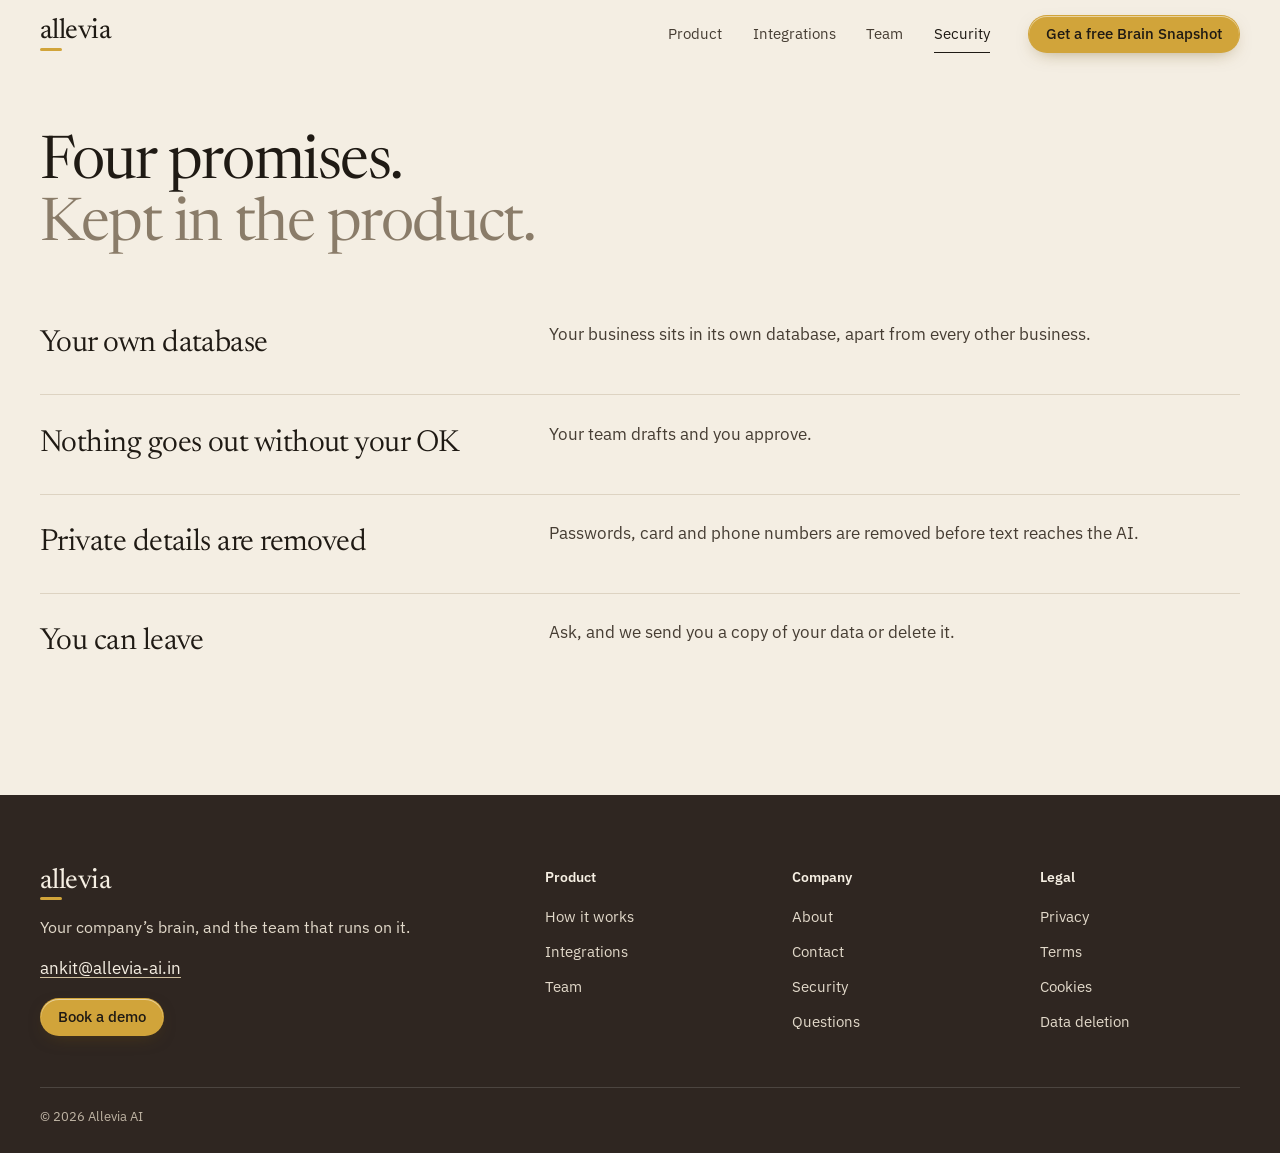
<file: security/index.html>
<!doctype html>
<html lang="en">
<head>
  <meta charset="utf-8">
  <meta name="viewport" content="width=device-width, initial-scale=1">
  <meta name="robots" content="noindex">
  <title>Security: Allevia</title>
  <meta name="description" content="Your own database, nothing goes out without your OK, private details removed, and you can leave.">
  <link rel="icon" href="../favicon.svg" type="image/svg+xml">
  <script type="module" crossorigin src="../assets/entry-caSUvK1j.js"></script>
  <script type="module" crossorigin src="../assets/preload-helper-u68-B8g6.js"></script>
  <script type="module" crossorigin src="../assets/page-Cd-FDW01.js"></script>
  <link rel="stylesheet" crossorigin href="../assets/entry-CpO5kDHT.css">
  <link rel="stylesheet" crossorigin href="../assets/preload-helper-DLw7smXV.css">
</head>
<body>
  <a class="skip" href="#main">Skip to content</a>
<header class="nav" data-nav>
  <div class="wrap nav__in">
    <a class="brand" href="../" aria-label="Allevia, home">allevia</a>
    <nav class="nav__links" id="site-nav" aria-label="Main"><a href="../product/">Product</a><a href="../integrations/">Integrations</a><a href="../team/">Team</a><a href="../security/" aria-current="page">Security</a></nav>
    <a class="btn btn-gold btn-sm nav__cta" href="../contact/#snapshot">Get a free Brain Snapshot</a>
    <button class="nav__menu" type="button" aria-expanded="false" aria-controls="site-nav" aria-label="Menu" data-nav-menu><svg width="18" height="18" viewBox="0 0 18 18" fill="none" stroke="currentColor" stroke-width="1.6" stroke-linecap="round" aria-hidden="true"><path d="M3 5.5h12M3 9h12M3 12.5h12"/></svg></button>
  </div>
</header>
  <main id="main">
    <section class="sec phead" aria-labelledby="sec-h"><div class="wrap"><h1 id="sec-h" class="page-h1"><span class="t1">Four promises.</span> <span class="t2">Kept in the product.</span></h1></div></section>
  <section class="sec promises"><div class="wrap"><ul><li data-reveal><h2 class="h3">Your own database</h2><p>Your business sits in its own database, apart from every other business.</p></li><li data-reveal><h2 class="h3">Nothing goes out without your OK</h2><p>Your team drafts and you approve.</p></li><li data-reveal><h2 class="h3">Private details are removed</h2><p>Passwords, card and phone numbers are removed before text reaches the AI.</p></li><li data-reveal><h2 class="h3">You can leave</h2><p>Ask, and we send you a copy of your data or delete it.</p></li></ul></div></section>
  </main>
  <footer class="foot band band--ink on-ink">
  <div class="wrap foot__grid">
    <div class="foot__about">
      <a class="brand" href="../" aria-label="Allevia, home">allevia</a>
      <p class="foot__line">Your company’s brain, and the team that runs on it.</p>
      <p class="foot__mail"><a href="mailto:ankit@allevia-ai.in">ankit@allevia-ai.in</a></p>
      <p><a class="btn btn-gold btn-sm" href="../contact/#demo">Book a demo</a></p>
    </div>
    <nav class="foot__col" aria-label="Product"><h2 class="foot__h">Product</h2><ul><li><a href="../product/">How it works</a></li><li><a href="../integrations/">Integrations</a></li><li><a href="../team/">Team</a></li></ul></nav>
    <nav class="foot__col" aria-label="Company"><h2 class="foot__h">Company</h2><ul><li><a href="../about/">About</a></li><li><a href="../contact/">Contact</a></li><li><a href="../security/">Security</a></li><li><a href="../faq/">Questions</a></li></ul></nav>
    <nav class="foot__col" aria-label="Legal"><h2 class="foot__h">Legal</h2><ul><li><a href="../privacy/">Privacy</a></li><li><a href="../terms/">Terms</a></li><li><a href="../cookies/">Cookies</a></li><li><a href="../data-deletion/">Data deletion</a></li></ul></nav>
  </div>
  <div class="wrap foot__base"><p>© 2026 Allevia AI</p></div>
</footer>
</body>
</html>
</file>
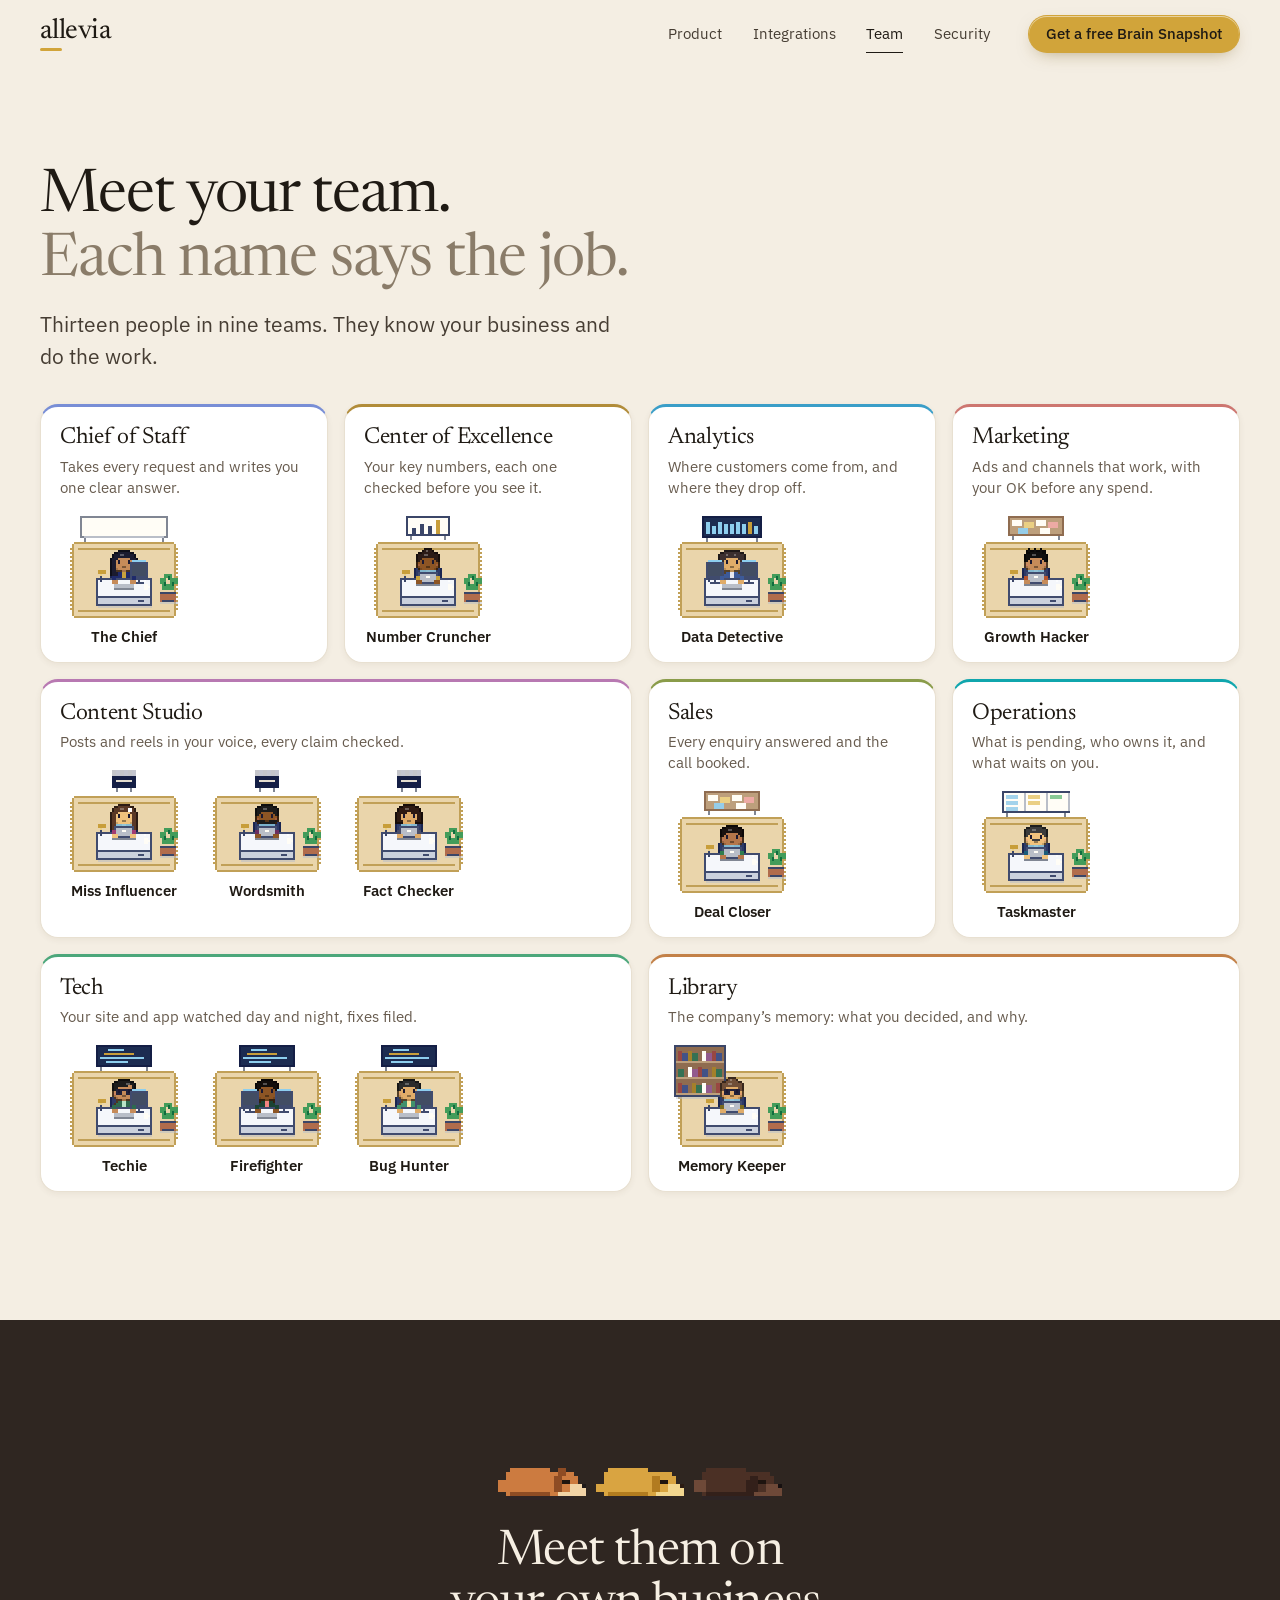
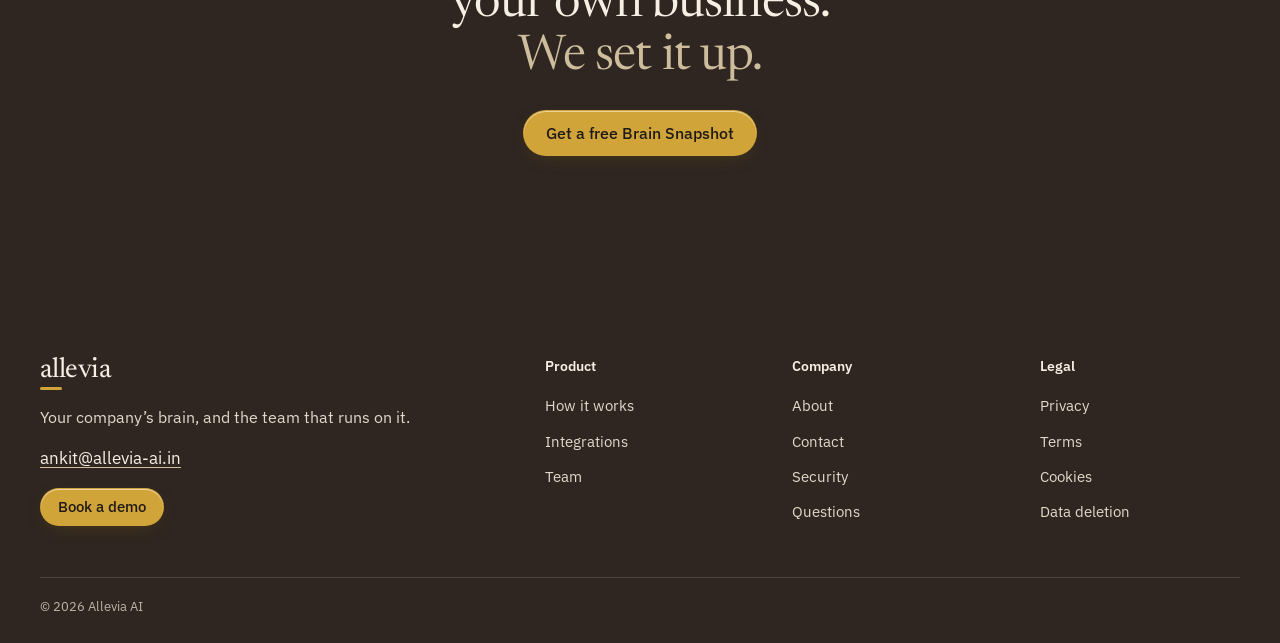
<file: team/index.html>
<!doctype html>
<html lang="en">
<head>
  <meta charset="utf-8">
  <meta name="viewport" content="width=device-width, initial-scale=1">
  <meta name="robots" content="noindex">
  <title>Meet your team, Allevia</title>
  <meta name="description" content="Thirteen people in nine teams, each named for the job they do: the Data Detective in Analytics, Miss Influencer in the Content Studio, the Techie in Tech.">
  <link rel="icon" href="../favicon.svg" type="image/svg+xml">
  <script type="module" crossorigin src="../assets/entry-caSUvK1j.js"></script>
  <link rel="stylesheet" crossorigin href="../assets/entry-CpO5kDHT.css">
  <link rel="stylesheet" crossorigin href="../assets/team-d-_jBrmR.css">
</head>
<body>
  <a class="skip" href="#main">Skip to content</a>
<header class="nav" data-nav>
  <div class="wrap nav__in">
    <a class="brand" href="../" aria-label="Allevia, home">allevia</a>
    <nav class="nav__links" id="site-nav" aria-label="Main"><a href="../product/">Product</a><a href="../integrations/">Integrations</a><a href="../team/" aria-current="page">Team</a><a href="../security/">Security</a></nav>
    <a class="btn btn-gold btn-sm nav__cta" href="../contact/#snapshot">Get a free Brain Snapshot</a>
    <button class="nav__menu" type="button" aria-expanded="false" aria-controls="site-nav" aria-label="Menu" data-nav-menu><svg width="18" height="18" viewBox="0 0 18 18" fill="none" stroke="currentColor" stroke-width="1.6" stroke-linecap="round" aria-hidden="true"><path d="M3 5.5h12M3 9h12M3 12.5h12"/></svg></button>
  </div>
</header>
  <main id="main">
    <div class="team-page">
  <header class="team__head wrap">
    <h1 class="h2 h2--wide h2--split"><span class="t1">Meet your team.</span> <span class="t2">Each name says the job.</span></h1>
    <p class="lede">Thirteen people in nine teams. They know your business and do the work.</p>
  </header>
  <div class="wrap depts">
    <section class="dept" data-team="leadership" aria-labelledby="team-leadership" style="--hue:270">
    <h2 class="dept__name" id="team-leadership">Chief of Staff</h2>
    <p class="dept__line">Takes every request and writes you one clear answer.</p>
    <ul class="dept__people" aria-label="Chief of Staff: The Chief">
    <li class="member" style="--skin:#C68B59;--shirt:#1F2A6B">
      <div class="art" aria-hidden="true"><img class="art__back" src="data:image/svg+xml,%3csvg%20xmlns='http://www.w3.org/2000/svg'%20viewBox='0%200%2064%2058'%20width='64'%20height='58'%20shape-rendering='crispEdges'%3e%3cpath%20fill='%23808693'%20d='M10%203h44v1h-44zM10%204h1v9h-1zM53%204h1v9h-1zM10%2013h2v1h-2zM52%2013h2v1h-2zM12%2014h1v2h-1zM51%2014h1v2h-1z'/%3e%3cpath%20fill='%23fffdf6'%20d='M11%204h42v9h-42z'/%3e%3cpath%20fill='%23b9bec8'%20d='M12%2013h40v1h-40z'/%3e%3cpath%20fill='%23c1a057'%20d='M7%2016h50v1h-50zM6%2017h1v2h-1zM57%2017h1v2h-1zM5%2019h2v1h-2zM9%2019h46v1h-46zM57%2019h2v1h-2zM6%2020h1v1h-1zM57%2020h1v1h-1zM5%2021h2v1h-2zM57%2021h2v1h-2zM6%2022h1v1h-1zM57%2022h1v1h-1zM5%2023h2v1h-2zM57%2023h2v1h-2zM6%2024h1v1h-1zM57%2024h1v1h-1zM5%2025h2v1h-2zM57%2025h2v1h-2zM6%2026h1v1h-1zM57%2026h1v1h-1zM5%2027h2v1h-2zM57%2027h2v1h-2zM6%2028h1v1h-1zM57%2028h1v1h-1zM5%2029h2v1h-2zM57%2029h2v1h-2zM6%2030h1v1h-1zM57%2030h1v1h-1zM5%2031h2v1h-2zM57%2031h2v1h-2zM6%2032h1v1h-1zM57%2032h1v1h-1zM5%2033h2v1h-2zM57%2033h2v1h-2zM6%2034h1v1h-1zM5%2035h2v1h-2zM6%2036h1v1h-1zM5%2037h2v1h-2zM57%2037h2v1h-2zM6%2038h1v1h-1zM57%2038h1v1h-1zM5%2039h2v1h-2zM57%2039h2v1h-2zM6%2040h1v1h-1zM57%2040h1v1h-1zM5%2041h2v1h-2zM58%2041h1v1h-1zM6%2042h1v1h-1zM5%2043h2v1h-2zM58%2043h1v1h-1zM6%2044h1v1h-1zM5%2045h2v1h-2zM58%2045h1v1h-1zM6%2046h1v1h-1zM5%2047h2v1h-2zM57%2047h2v1h-2zM6%2048h1v1h-1zM57%2048h1v1h-1zM5%2049h2v1h-2zM57%2049h2v1h-2zM9%2050h46v1h-46zM6%2050h1v3h-1zM57%2050h1v3h-1zM7%2053h50v1h-50z'/%3e%3cpath%20fill='%23ead5ab'%20d='M7%2017h50v2h-50zM7%2019h2v1h-2zM55%2019h2v1h-2zM7%2020h50v8h-50zM7%2028h19v1h-19zM38%2028h19v1h-19zM39%2029h18v3h-18zM39%2032h13v2h-13zM56%2032h1v2h-1zM53%2034h1v1h-1zM7%2029h18v8h-18zM39%2034h11v3h-11zM53%2035h2v2h-2zM7%2037h44v3h-44zM7%2040h50v1h-50zM7%2041h43v6h-43zM7%2047h50v3h-50zM7%2050h2v1h-2zM55%2050h2v1h-2zM7%2051h50v2h-50z'/%3e%3cpath%20fill='%23429c5a'%20d='M52%2032h4v1h-4zM52%2033h2v1h-2zM55%2033h1v1h-1zM50%2034h3v2h-3zM55%2034h4v2h-4zM50%2036h2v1h-2zM55%2036h1v1h-1zM57%2036h2v1h-2zM51%2037h1v1h-1zM53%2037h3v1h-3zM51%2038h6v2h-6z'/%3e%3cpath%20fill='%23106c3e'%20d='M54%2033h1v2h-1zM52%2036h1v2h-1zM56%2036h1v2h-1z'/%3e%3cpath%20fill='%231a2550'%20d='M25%2029h1v8h-1zM38%2029h1v8h-1z'/%3e%3cpath%20fill='%232d3a67'%20d='M26%2028h12v9h-12z'/%3e%3cpath%20fill='%233b4668'%20d='M50%2041h8v1h-8zM51%2045h6v1h-6z'/%3e%3cpath%20fill='%23b16c4c'%20d='M50%2042h8v3h-8zM50%2045h1v1h-1zM57%2045h1v1h-1z'/%3e%3cpath%20fill='%23d0cabb'%20d='M50%2046h7v1h-7z'/%3e%3cpath%20fill='%23bcaf91'%20d='M57%2046h1v1h-1z'/%3e%3cpath%20fill='%23b7becb'%20fill-opacity='0.50'%20d='M58%2046h1v1h-1z'/%3e%3c/svg%3e" alt="" width="64" height="58" decoding="async"><div class="who"><svg class="fig" viewBox="0 0 16 20" shape-rendering="crispEdges" aria-hidden="true" focusable="false"><rect x="5" y="1" width="6" height="1" fill="#0e0e18"/><rect x="3" y="2" width="2" height="1" fill="#0e0e18"/><rect x="5" y="2" width="6" height="1" fill="#1B1B2F"/><rect x="11" y="2" width="2" height="1" fill="#0e0e18"/><rect x="2" y="3" width="1" height="1" fill="#0e0e18"/><rect x="3" y="3" width="3" height="1" fill="#1B1B2F"/><rect x="6" y="3" width="2" height="1" fill="#5b5b69"/><rect x="8" y="3" width="5" height="1" fill="#1B1B2F"/><rect x="13" y="3" width="1" height="1" fill="#0e0e18"/><rect x="2" y="4" width="1" height="1" fill="#0e0e18"/><rect x="3" y="4" width="10" height="1" fill="#1B1B2F"/><rect x="13" y="4" width="1" height="1" fill="#0e0e18"/><rect x="1" y="5" width="1" height="1" fill="#0e0e18"/><rect x="2" y="5" width="3" height="1" fill="#1B1B2F"/><rect x="5" y="5" width="6" height="1" fill="#C68B59"/><rect x="11" y="5" width="3" height="1" fill="#1B1B2F"/><rect x="14" y="5" width="1" height="1" fill="#0e0e18"/><rect x="1" y="6" width="1" height="1" fill="#0e0e18"/><rect x="2" y="6" width="2" height="1" fill="#1B1B2F"/><rect x="4" y="6" width="1" height="1" fill="#C68B59"/><rect x="5" y="6" width="1" height="1" fill="#1B1830"/><rect x="6" y="6" width="4" height="1" fill="#C68B59"/><rect x="10" y="6" width="1" height="1" fill="#1B1830"/><rect x="11" y="6" width="1" height="1" fill="#C68B59"/><rect x="12" y="6" width="2" height="1" fill="#1B1B2F"/><rect x="14" y="6" width="1" height="1" fill="#0e0e18"/><rect x="1" y="7" width="1" height="1" fill="#0e0e18"/><rect x="2" y="7" width="2" height="1" fill="#1B1B2F"/><rect x="4" y="7" width="1" height="1" fill="#C68B59"/><rect x="5" y="7" width="1" height="1" fill="#1B1830"/><rect x="6" y="7" width="4" height="1" fill="#C68B59"/><rect x="10" y="7" width="1" height="1" fill="#1B1830"/><rect x="11" y="7" width="1" height="1" fill="#C68B59"/><rect x="12" y="7" width="2" height="1" fill="#1B1B2F"/><rect x="14" y="7" width="1" height="1" fill="#0e0e18"/><rect x="1" y="8" width="1" height="1" fill="#0e0e18"/><rect x="2" y="8" width="2" height="1" fill="#1B1B2F"/><rect x="4" y="8" width="8" height="1" fill="#C68B59"/><rect x="12" y="8" width="2" height="1" fill="#1B1B2F"/><rect x="14" y="8" width="1" height="1" fill="#0e0e18"/><rect x="1" y="9" width="1" height="1" fill="#0e0e18"/><rect x="2" y="9" width="2" height="1" fill="#1B1B2F"/><rect x="4" y="9" width="3" height="1" fill="#C68B59"/><rect x="7" y="9" width="2" height="1" fill="#7b5637"/><rect x="9" y="9" width="3" height="1" fill="#C68B59"/><rect x="12" y="9" width="2" height="1" fill="#1B1B2F"/><rect x="14" y="9" width="1" height="1" fill="#0e0e18"/><rect x="1" y="10" width="1" height="1" fill="#0e0e18"/><rect x="2" y="10" width="2" height="1" fill="#1B1B2F"/><rect x="4" y="10" width="1" height="1" fill="#a6754b"/><rect x="5" y="10" width="6" height="1" fill="#C68B59"/><rect x="11" y="10" width="1" height="1" fill="#a6754b"/><rect x="12" y="10" width="2" height="1" fill="#1B1B2F"/><rect x="14" y="10" width="1" height="1" fill="#0e0e18"/><rect x="1" y="11" width="1" height="1" fill="#0e0e18"/><rect x="2" y="11" width="2" height="1" fill="#1B1B2F"/><rect x="4" y="11" width="3" height="1" fill="#4b3522"/><rect x="7" y="11" width="2" height="1" fill="#a6754b"/><rect x="9" y="11" width="3" height="1" fill="#4b3522"/><rect x="12" y="11" width="2" height="1" fill="#1B1B2F"/><rect x="14" y="11" width="1" height="1" fill="#0e0e18"/><rect x="1" y="12" width="1" height="1" fill="#0e0e18"/><rect x="2" y="12" width="3" height="1" fill="#1B1B2F"/><rect x="5" y="12" width="2" height="1" fill="#1F2A6B"/><rect x="7" y="12" width="2" height="1" fill="#C8A23D"/><rect x="9" y="12" width="2" height="1" fill="#1F2A6B"/><rect x="11" y="12" width="3" height="1" fill="#1B1B2F"/><rect x="14" y="12" width="1" height="1" fill="#0e0e18"/><rect x="1" y="13" width="1" height="1" fill="#0e0e18"/><rect x="2" y="13" width="3" height="1" fill="#1B1B2F"/><rect x="5" y="13" width="2" height="1" fill="#1F2A6B"/><rect x="7" y="13" width="2" height="1" fill="#C8A23D"/><rect x="9" y="13" width="2" height="1" fill="#1F2A6B"/><rect x="11" y="13" width="3" height="1" fill="#1B1B2F"/><rect x="14" y="13" width="1" height="1" fill="#0e0e18"/><rect x="2" y="14" width="2" height="1" fill="#0e0e18"/><rect x="4" y="14" width="3" height="1" fill="#1F2A6B"/><rect x="7" y="14" width="2" height="1" fill="#C8A23D"/><rect x="9" y="14" width="3" height="1" fill="#1F2A6B"/><rect x="12" y="14" width="2" height="1" fill="#0e0e18"/><rect x="2" y="15" width="1" height="1" fill="#4b3522"/><rect x="3" y="15" width="1" height="1" fill="#182153"/><rect x="4" y="15" width="3" height="1" fill="#1F2A6B"/><rect x="7" y="15" width="2" height="1" fill="#C8A23D"/><rect x="9" y="15" width="3" height="1" fill="#1F2A6B"/><rect x="12" y="15" width="1" height="1" fill="#182153"/><rect x="13" y="15" width="1" height="1" fill="#4b3522"/><rect x="2" y="16" width="1" height="1" fill="#4b3522"/><rect x="3" y="16" width="1" height="1" fill="#182153"/><rect x="4" y="16" width="3" height="1" fill="#1F2A6B"/><rect x="7" y="16" width="2" height="1" fill="#C8A23D"/><rect x="9" y="16" width="3" height="1" fill="#1F2A6B"/><rect x="12" y="16" width="1" height="1" fill="#182153"/><rect x="13" y="16" width="1" height="1" fill="#4b3522"/><rect x="2" y="17" width="1" height="1" fill="#4b3522"/><rect x="3" y="17" width="1" height="1" fill="#182153"/><rect x="4" y="17" width="3" height="1" fill="#1F2A6B"/><rect x="7" y="17" width="2" height="1" fill="#C8A23D"/><rect x="9" y="17" width="3" height="1" fill="#1F2A6B"/><rect x="12" y="17" width="1" height="1" fill="#182153"/><rect x="13" y="17" width="1" height="1" fill="#4b3522"/><rect x="2" y="18" width="1" height="1" fill="#4b3522"/><rect x="3" y="18" width="1" height="1" fill="#182153"/><rect x="4" y="18" width="3" height="1" fill="#1F2A6B"/><rect x="7" y="18" width="2" height="1" fill="#C8A23D"/><rect x="9" y="18" width="3" height="1" fill="#1F2A6B"/><rect x="12" y="18" width="1" height="1" fill="#182153"/><rect x="13" y="18" width="1" height="1" fill="#4b3522"/><rect x="2" y="19" width="1" height="1" fill="#4b3522"/><rect x="3" y="19" width="1" height="1" fill="#182153"/><rect x="4" y="19" width="3" height="1" fill="#1F2A6B"/><rect x="7" y="19" width="2" height="1" fill="#C8A23D"/><rect x="9" y="19" width="3" height="1" fill="#1F2A6B"/><rect x="12" y="19" width="1" height="1" fill="#182153"/><rect x="13" y="19" width="1" height="1" fill="#4b3522"/></svg></div><img class="art__front" src="data:image/svg+xml,%3csvg%20xmlns='http://www.w3.org/2000/svg'%20viewBox='0%200%2064%2058'%20width='64'%20height='58'%20shape-rendering='crispEdges'%3e%3cpath%20fill='%238dceee'%20d='M36%2025h7v1h-7z'/%3e%3cpath%20fill='%23404b6e'%20d='M35%2026h9v1h-9zM35%2027h1v6h-1zM43%2027h1v6h-1zM35%2033h9v1h-9zM18%2034h2v1h-2zM21%2034h25v1h-25zM39%2035h1v1h-1zM37%2036h5v1h-5zM18%2035h1v8h-1zM45%2035h1v8h-1zM18%2043h28v1h-28zM39%2045h3v1h-3zM18%2044h1v3h-1zM45%2044h1v3h-1zM18%2047h28v1h-28z'/%3e%3cpath%20fill='%23c89e3a'%20d='M19%2030h4v2h-4z'/%3e%3cpath%20fill='%23eacf83'%20d='M20%2032h1v1h-1z'/%3e%3cpath%20fill='%23424d63'%20d='M36%2027h7v6h-7z'/%3e%3cpath%20fill='%23f5f7fb'%20d='M19%2035h1v1h-1zM21%2035h18v1h-18zM40%2035h2v1h-2zM43%2035h2v1h-2zM19%2036h18v1h-18zM42%2036h3v1h-3zM44%2037h1v1h-1zM19%2037h8v3h-8zM37%2037h5v3h-5zM44%2039h1v1h-1zM19%2040h26v3h-26z'/%3e%3cpath%20fill='%233b4668'%20d='M20%2033h1v3h-1z'/%3e%3cpath%20fill='%23fcfdfe'%20d='M42%2035h1v1h-1z'/%3e%3cpath%20fill='%23fffdf6'%20d='M42%2037h2v1h-2zM42%2038h3v1h-3zM42%2039h2v1h-2z'/%3e%3cpath%20fill='%23b9bec8'%20d='M27%2037h10v2h-10z'/%3e%3cpath%20fill='%23808693'%20d='M27%2039h10v1h-10z'/%3e%3cpath%20fill='%23cbd1dd'%20d='M19%2044h26v1h-26zM19%2045h20v1h-20zM42%2045h3v1h-3zM19%2046h26v1h-26z'/%3e%3cpath%20fill='%23b7becb'%20fill-opacity='0.50'%20d='M19%2048h27v1h-27z'/%3e%3c/svg%3e" alt="" width="64" height="58" decoding="async"><div class="who who--hands"><svg class="hands" viewBox="0 0 16 20" shape-rendering="crispEdges" aria-hidden="true" focusable="false"><g class="hands__arm-r"><rect x="12" y="14" width="2" height="2" fill="#1F2A6B"/></g><g class="hands__rest"><rect x="2" y="16" width="3" height="2" fill="#C68B59"/><rect x="2" y="14" width="2" height="2" fill="#1F2A6B"/></g><g class="hands__tap"><rect x="11" y="16" width="3" height="2" fill="#C68B59"/></g><g class="hands__wave"><rect x="14" y="8" width="2" height="6" fill="#1F2A6B"/><rect x="14" y="5" width="3" height="3" fill="#C68B59"/><rect x="15" y="4" width="1" height="1" fill="#C68B59"/></g></svg></div></div>
      <span class="member__name">The Chief</span>
    </li>
    </ul>
  </section>
    <section class="dept" data-team="coe" aria-labelledby="team-coe" style="--hue:85">
    <h2 class="dept__name" id="team-coe">Center of Excellence</h2>
    <p class="dept__line">Your key numbers, each one checked before you see it.</p>
    <ul class="dept__people" aria-label="Center of Excellence: Number Cruncher">
    <li class="member" style="--skin:#8D5524;--shirt:#C8A23D">
      <div class="art" aria-hidden="true"><img class="art__back" src="data:image/svg+xml,%3csvg%20xmlns='http://www.w3.org/2000/svg'%20viewBox='0%200%2064%2058'%20width='64'%20height='58'%20shape-rendering='crispEdges'%3e%3cpath%20fill='%233b4668'%20d='M21%203h22v1h-22zM21%204h1v8h-1zM24%209h2v3h-2zM28%207h2v5h-2zM32%208h2v4h-2zM42%204h1v8h-1zM21%2012h22v1h-22zM50%2041h8v1h-8zM51%2045h6v1h-6z'/%3e%3cpath%20fill='%23fffdf6'%20d='M22%204h20v1h-20zM22%205h14v2h-14zM30%207h6v1h-6zM22%207h6v2h-6zM22%209h2v3h-2zM26%209h2v3h-2zM30%208h2v4h-2zM34%208h2v4h-2zM38%205h4v7h-4z'/%3e%3cpath%20fill='%23c89e3a'%20d='M36%205h2v7h-2z'/%3e%3cpath%20fill='%23808693'%20d='M23%2013h1v2h-1zM40%2013h1v2h-1z'/%3e%3cpath%20fill='%23c1a057'%20d='M7%2016h50v1h-50zM6%2017h1v2h-1zM57%2017h1v2h-1zM5%2019h2v1h-2zM9%2019h46v1h-46zM57%2019h2v1h-2zM6%2020h1v1h-1zM57%2020h1v1h-1zM5%2021h2v1h-2zM57%2021h2v1h-2zM6%2022h1v1h-1zM57%2022h1v1h-1zM5%2023h2v1h-2zM57%2023h2v1h-2zM6%2024h1v1h-1zM57%2024h1v1h-1zM5%2025h2v1h-2zM57%2025h2v1h-2zM6%2026h1v1h-1zM57%2026h1v1h-1zM5%2027h2v1h-2zM57%2027h2v1h-2zM6%2028h1v1h-1zM57%2028h1v1h-1zM5%2029h2v1h-2zM57%2029h2v1h-2zM6%2030h1v1h-1zM57%2030h1v1h-1zM5%2031h2v1h-2zM57%2031h2v1h-2zM6%2032h1v1h-1zM57%2032h1v1h-1zM5%2033h2v1h-2zM57%2033h2v1h-2zM6%2034h1v1h-1zM5%2035h2v1h-2zM6%2036h1v1h-1zM5%2037h2v1h-2zM57%2037h2v1h-2zM6%2038h1v1h-1zM57%2038h1v1h-1zM5%2039h2v1h-2zM57%2039h2v1h-2zM6%2040h1v1h-1zM57%2040h1v1h-1zM5%2041h2v1h-2zM58%2041h1v1h-1zM6%2042h1v1h-1zM5%2043h2v1h-2zM58%2043h1v1h-1zM6%2044h1v1h-1zM5%2045h2v1h-2zM58%2045h1v1h-1zM6%2046h1v1h-1zM5%2047h2v1h-2zM57%2047h2v1h-2zM6%2048h1v1h-1zM57%2048h1v1h-1zM5%2049h2v1h-2zM57%2049h2v1h-2zM9%2050h46v1h-46zM6%2050h1v3h-1zM57%2050h1v3h-1zM7%2053h50v1h-50z'/%3e%3cpath%20fill='%23ead5ab'%20d='M7%2017h50v2h-50zM7%2019h2v1h-2zM55%2019h2v1h-2zM7%2020h50v8h-50zM7%2028h19v1h-19zM38%2028h19v1h-19zM39%2029h18v3h-18zM39%2032h13v2h-13zM56%2032h1v2h-1zM53%2034h1v1h-1zM7%2029h18v8h-18zM39%2034h11v3h-11zM53%2035h2v2h-2zM7%2037h44v3h-44zM7%2040h50v1h-50zM7%2041h43v6h-43zM7%2047h50v3h-50zM7%2050h2v1h-2zM55%2050h2v1h-2zM7%2051h50v2h-50z'/%3e%3cpath%20fill='%23429c5a'%20d='M52%2032h4v1h-4zM52%2033h2v1h-2zM55%2033h1v1h-1zM50%2034h3v2h-3zM55%2034h4v2h-4zM50%2036h2v1h-2zM55%2036h1v1h-1zM57%2036h2v1h-2zM51%2037h1v1h-1zM53%2037h3v1h-3zM51%2038h6v2h-6z'/%3e%3cpath%20fill='%23106c3e'%20d='M54%2033h1v2h-1zM52%2036h1v2h-1zM56%2036h1v2h-1z'/%3e%3cpath%20fill='%231a2550'%20d='M25%2029h1v8h-1zM38%2029h1v8h-1z'/%3e%3cpath%20fill='%232d3a67'%20d='M26%2028h12v9h-12z'/%3e%3cpath%20fill='%23b16c4c'%20d='M50%2042h8v3h-8zM50%2045h1v1h-1zM57%2045h1v1h-1z'/%3e%3cpath%20fill='%23d0cabb'%20d='M50%2046h7v1h-7z'/%3e%3cpath%20fill='%23bcaf91'%20d='M57%2046h1v1h-1z'/%3e%3cpath%20fill='%23b7becb'%20fill-opacity='0.50'%20d='M58%2046h1v1h-1z'/%3e%3c/svg%3e" alt="" width="64" height="58" decoding="async"><div class="who"><svg class="fig" viewBox="0 0 16 20" shape-rendering="crispEdges" aria-hidden="true" focusable="false"><rect x="6" y="0" width="4" height="1" fill="#160e0c"/><rect x="5" y="1" width="1" height="1" fill="#160e0c"/><rect x="6" y="1" width="1" height="1" fill="#2B1B17"/><rect x="7" y="1" width="1" height="1" fill="#665b58"/><rect x="8" y="1" width="2" height="1" fill="#2B1B17"/><rect x="10" y="1" width="1" height="1" fill="#160e0c"/><rect x="3" y="2" width="2" height="1" fill="#160e0c"/><rect x="5" y="2" width="6" height="1" fill="#2B1B17"/><rect x="11" y="2" width="2" height="1" fill="#160e0c"/><rect x="2" y="3" width="1" height="1" fill="#160e0c"/><rect x="3" y="3" width="3" height="1" fill="#2B1B17"/><rect x="6" y="3" width="2" height="1" fill="#665b58"/><rect x="8" y="3" width="5" height="1" fill="#2B1B17"/><rect x="13" y="3" width="1" height="1" fill="#160e0c"/><rect x="2" y="4" width="1" height="1" fill="#160e0c"/><rect x="3" y="4" width="10" height="1" fill="#2B1B17"/><rect x="13" y="4" width="1" height="1" fill="#160e0c"/><rect x="2" y="5" width="1" height="1" fill="#160e0c"/><rect x="3" y="5" width="2" height="1" fill="#2B1B17"/><rect x="5" y="5" width="6" height="1" fill="#8D5524"/><rect x="11" y="5" width="2" height="1" fill="#2B1B17"/><rect x="13" y="5" width="1" height="1" fill="#160e0c"/><rect x="2" y="6" width="1" height="1" fill="#160e0c"/><rect x="3" y="6" width="1" height="1" fill="#2B1B17"/><rect x="4" y="6" width="1" height="1" fill="#8D5524"/><rect x="5" y="6" width="1" height="1" fill="#1B1830"/><rect x="6" y="6" width="4" height="1" fill="#8D5524"/><rect x="10" y="6" width="1" height="1" fill="#1B1830"/><rect x="11" y="6" width="1" height="1" fill="#8D5524"/><rect x="12" y="6" width="1" height="1" fill="#2B1B17"/><rect x="13" y="6" width="1" height="1" fill="#160e0c"/><rect x="2" y="7" width="1" height="1" fill="#36200e"/><rect x="3" y="7" width="2" height="1" fill="#8D5524"/><rect x="5" y="7" width="1" height="1" fill="#1B1830"/><rect x="6" y="7" width="4" height="1" fill="#8D5524"/><rect x="10" y="7" width="1" height="1" fill="#1B1830"/><rect x="11" y="7" width="2" height="1" fill="#8D5524"/><rect x="13" y="7" width="1" height="1" fill="#36200e"/><rect x="2" y="8" width="1" height="1" fill="#36200e"/><rect x="3" y="8" width="1" height="1" fill="#a45d3c"/><rect x="4" y="8" width="8" height="1" fill="#8D5524"/><rect x="12" y="8" width="1" height="1" fill="#a45d3c"/><rect x="13" y="8" width="1" height="1" fill="#36200e"/><rect x="2" y="9" width="1" height="1" fill="#36200e"/><rect x="3" y="9" width="1" height="1" fill="#76471e"/><rect x="4" y="9" width="3" height="1" fill="#8D5524"/><rect x="7" y="9" width="2" height="1" fill="#573516"/><rect x="9" y="9" width="3" height="1" fill="#8D5524"/><rect x="12" y="9" width="1" height="1" fill="#76471e"/><rect x="13" y="9" width="1" height="1" fill="#36200e"/><rect x="3" y="10" width="1" height="1" fill="#36200e"/><rect x="4" y="10" width="1" height="1" fill="#76471e"/><rect x="5" y="10" width="6" height="1" fill="#8D5524"/><rect x="11" y="10" width="1" height="1" fill="#76471e"/><rect x="12" y="10" width="1" height="1" fill="#36200e"/><rect x="4" y="11" width="3" height="1" fill="#36200e"/><rect x="7" y="11" width="2" height="1" fill="#76471e"/><rect x="9" y="11" width="3" height="1" fill="#36200e"/><rect x="4" y="12" width="1" height="1" fill="#36200e"/><rect x="5" y="12" width="2" height="1" fill="#C8A23D"/><rect x="7" y="12" width="2" height="1" fill="#1F2A6B"/><rect x="9" y="12" width="2" height="1" fill="#C8A23D"/><rect x="11" y="12" width="1" height="1" fill="#36200e"/><rect x="3" y="13" width="1" height="1" fill="#36200e"/><rect x="4" y="13" width="3" height="1" fill="#C8A23D"/><rect x="7" y="13" width="2" height="1" fill="#1F2A6B"/><rect x="9" y="13" width="3" height="1" fill="#C8A23D"/><rect x="12" y="13" width="1" height="1" fill="#36200e"/><rect x="2" y="14" width="1" height="1" fill="#36200e"/><rect x="3" y="14" width="4" height="1" fill="#C8A23D"/><rect x="7" y="14" width="2" height="1" fill="#1F2A6B"/><rect x="9" y="14" width="4" height="1" fill="#C8A23D"/><rect x="13" y="14" width="1" height="1" fill="#36200e"/><rect x="2" y="15" width="1" height="1" fill="#36200e"/><rect x="3" y="15" width="1" height="1" fill="#9c7e30"/><rect x="4" y="15" width="3" height="1" fill="#C8A23D"/><rect x="7" y="15" width="2" height="1" fill="#1F2A6B"/><rect x="9" y="15" width="3" height="1" fill="#C8A23D"/><rect x="12" y="15" width="1" height="1" fill="#9c7e30"/><rect x="13" y="15" width="1" height="1" fill="#36200e"/><rect x="2" y="16" width="1" height="1" fill="#36200e"/><rect x="3" y="16" width="1" height="1" fill="#9c7e30"/><rect x="4" y="16" width="3" height="1" fill="#C8A23D"/><rect x="7" y="16" width="2" height="1" fill="#1F2A6B"/><rect x="9" y="16" width="3" height="1" fill="#C8A23D"/><rect x="12" y="16" width="1" height="1" fill="#9c7e30"/><rect x="13" y="16" width="1" height="1" fill="#36200e"/><rect x="2" y="17" width="1" height="1" fill="#36200e"/><rect x="3" y="17" width="1" height="1" fill="#9c7e30"/><rect x="4" y="17" width="3" height="1" fill="#C8A23D"/><rect x="7" y="17" width="2" height="1" fill="#1F2A6B"/><rect x="9" y="17" width="3" height="1" fill="#C8A23D"/><rect x="12" y="17" width="1" height="1" fill="#9c7e30"/><rect x="13" y="17" width="1" height="1" fill="#36200e"/><rect x="2" y="18" width="1" height="1" fill="#36200e"/><rect x="3" y="18" width="1" height="1" fill="#9c7e30"/><rect x="4" y="18" width="3" height="1" fill="#C8A23D"/><rect x="7" y="18" width="2" height="1" fill="#1F2A6B"/><rect x="9" y="18" width="3" height="1" fill="#C8A23D"/><rect x="12" y="18" width="1" height="1" fill="#9c7e30"/><rect x="13" y="18" width="1" height="1" fill="#36200e"/><rect x="2" y="19" width="1" height="1" fill="#36200e"/><rect x="3" y="19" width="1" height="1" fill="#9c7e30"/><rect x="4" y="19" width="3" height="1" fill="#C8A23D"/><rect x="7" y="19" width="2" height="1" fill="#1F2A6B"/><rect x="9" y="19" width="3" height="1" fill="#C8A23D"/><rect x="12" y="19" width="1" height="1" fill="#9c7e30"/><rect x="13" y="19" width="1" height="1" fill="#36200e"/></svg></div><img class="art__front" src="data:image/svg+xml,%3csvg%20xmlns='http://www.w3.org/2000/svg'%20viewBox='0%200%2064%2058'%20width='64'%20height='58'%20shape-rendering='crispEdges'%3e%3cpath%20fill='%238dceee'%20fill-opacity='0.85'%20d='M28%2030h8v1h-8z'/%3e%3cpath%20fill='%23c89e3a'%20d='M19%2030h4v2h-4z'/%3e%3cpath%20fill='%23404b6e'%20d='M27%2031h10v1h-10zM27%2032h1v2h-1zM36%2032h1v2h-1zM18%2034h2v1h-2zM21%2034h7v1h-7zM36%2034h10v1h-10zM27%2035h1v1h-1zM36%2035h1v1h-1zM27%2036h10v1h-10zM18%2035h1v8h-1zM45%2035h1v8h-1zM18%2043h28v1h-28zM39%2045h3v1h-3zM18%2044h1v3h-1zM45%2044h1v3h-1zM18%2047h28v1h-28z'/%3e%3cpath%20fill='%23eacf83'%20d='M20%2032h1v1h-1z'/%3e%3cpath%20fill='%23b9bec8'%20d='M28%2032h8v1h-8zM28%2033h3v1h-3zM33%2033h3v1h-3zM28%2034h8v2h-8z'/%3e%3cpath%20fill='%23fffdf6'%20d='M31%2033h2v1h-2zM42%2037h2v1h-2zM42%2038h3v1h-3zM42%2039h2v1h-2z'/%3e%3cpath%20fill='%23f5f7fb'%20d='M19%2035h1v1h-1zM21%2035h6v1h-6zM37%2035h5v1h-5zM43%2035h2v1h-2zM19%2036h8v1h-8zM37%2036h8v1h-8zM19%2037h7v1h-7zM38%2037h4v1h-4zM44%2037h1v1h-1zM19%2038h23v2h-23zM44%2039h1v1h-1zM19%2040h26v3h-26z'/%3e%3cpath%20fill='%233b4668'%20d='M20%2033h1v3h-1z'/%3e%3cpath%20fill='%23fcfdfe'%20d='M42%2035h1v1h-1z'/%3e%3cpath%20fill='%23808693'%20d='M26%2037h12v1h-12z'/%3e%3cpath%20fill='%23cbd1dd'%20d='M19%2044h26v1h-26zM19%2045h20v1h-20zM42%2045h3v1h-3zM19%2046h26v1h-26z'/%3e%3cpath%20fill='%23b7becb'%20fill-opacity='0.50'%20d='M19%2048h27v1h-27z'/%3e%3c/svg%3e" alt="" width="64" height="58" decoding="async"><div class="who who--hands"><svg class="hands" viewBox="0 0 16 20" shape-rendering="crispEdges" aria-hidden="true" focusable="false"><g class="hands__arm-r"><rect x="12" y="14" width="2" height="2" fill="#C8A23D"/></g><g class="hands__rest"><rect x="2" y="16" width="3" height="2" fill="#8D5524"/><rect x="2" y="14" width="2" height="2" fill="#C8A23D"/></g><g class="hands__tap"><rect x="11" y="16" width="3" height="2" fill="#8D5524"/></g><g class="hands__wave"><rect x="14" y="8" width="2" height="6" fill="#C8A23D"/><rect x="14" y="5" width="3" height="3" fill="#8D5524"/><rect x="15" y="4" width="1" height="1" fill="#8D5524"/></g></svg></div></div>
      <span class="member__name">Number Cruncher</span>
    </li>
    </ul>
  </section>
    <section class="dept" data-team="analytics" aria-labelledby="team-analytics" style="--hue:230">
    <h2 class="dept__name" id="team-analytics">Analytics</h2>
    <p class="dept__line">Where customers come from, and where they drop off.</p>
    <ul class="dept__people" aria-label="Analytics: Data Detective">
    <li class="member" style="--skin:#E0AC69;--shirt:#3D5A98">
      <div class="art" aria-hidden="true"><img class="art__back" src="data:image/svg+xml,%3csvg%20xmlns='http://www.w3.org/2000/svg'%20viewBox='0%200%2064%2058'%20width='64'%20height='58'%20shape-rendering='crispEdges'%3e%3cpath%20fill='%23141e45'%20d='M17%203h30v1h-30zM17%204h1v9h-1zM46%204h1v9h-1zM17%2013h30v1h-30z'/%3e%3cpath%20fill='%231c2c51'%20d='M18%204h28v2h-28zM27%206h7v1h-7zM36%206h4v1h-4zM21%206h4v2h-4zM42%206h4v2h-4zM18%206h1v6h-1zM21%208h1v4h-1zM24%208h1v4h-1zM27%207h1v5h-1zM30%207h1v5h-1zM33%207h1v5h-1zM36%207h1v5h-1zM39%207h1v5h-1zM42%208h1v4h-1zM45%208h1v4h-1zM18%2012h28v1h-28z'/%3e%3cpath%20fill='%238dceee'%20d='M19%206h2v6h-2zM22%208h2v4h-2zM25%206h2v6h-2zM28%207h2v5h-2zM31%207h2v5h-2zM34%206h2v6h-2zM37%207h2v5h-2zM43%208h2v4h-2z'/%3e%3cpath%20fill='%23c89e3a'%20d='M40%206h2v6h-2z'/%3e%3cpath%20fill='%23808693'%20d='M19%2014h1v2h-1zM44%2014h1v2h-1z'/%3e%3cpath%20fill='%23c1a057'%20d='M7%2016h50v1h-50zM6%2017h1v2h-1zM57%2017h1v2h-1zM5%2019h2v1h-2zM9%2019h46v1h-46zM57%2019h2v1h-2zM6%2020h1v1h-1zM57%2020h1v1h-1zM5%2021h2v1h-2zM57%2021h2v1h-2zM6%2022h1v1h-1zM57%2022h1v1h-1zM5%2023h2v1h-2zM57%2023h2v1h-2zM6%2024h1v1h-1zM57%2024h1v1h-1zM5%2025h2v1h-2zM57%2025h2v1h-2zM6%2026h1v1h-1zM57%2026h1v1h-1zM5%2027h2v1h-2zM57%2027h2v1h-2zM6%2028h1v1h-1zM57%2028h1v1h-1zM5%2029h2v1h-2zM57%2029h2v1h-2zM6%2030h1v1h-1zM57%2030h1v1h-1zM5%2031h2v1h-2zM57%2031h2v1h-2zM6%2032h1v1h-1zM57%2032h1v1h-1zM5%2033h2v1h-2zM57%2033h2v1h-2zM6%2034h1v1h-1zM5%2035h2v1h-2zM6%2036h1v1h-1zM5%2037h2v1h-2zM57%2037h2v1h-2zM6%2038h1v1h-1zM57%2038h1v1h-1zM5%2039h2v1h-2zM57%2039h2v1h-2zM6%2040h1v1h-1zM57%2040h1v1h-1zM5%2041h2v1h-2zM58%2041h1v1h-1zM6%2042h1v1h-1zM5%2043h2v1h-2zM58%2043h1v1h-1zM6%2044h1v1h-1zM5%2045h2v1h-2zM58%2045h1v1h-1zM6%2046h1v1h-1zM5%2047h2v1h-2zM57%2047h2v1h-2zM6%2048h1v1h-1zM57%2048h1v1h-1zM5%2049h2v1h-2zM57%2049h2v1h-2zM9%2050h46v1h-46zM6%2050h1v3h-1zM57%2050h1v3h-1zM7%2053h50v1h-50z'/%3e%3cpath%20fill='%23ead5ab'%20d='M7%2017h50v2h-50zM7%2019h2v1h-2zM55%2019h2v1h-2zM7%2020h50v8h-50zM7%2028h19v1h-19zM38%2028h19v1h-19zM39%2029h18v3h-18zM39%2032h13v2h-13zM56%2032h1v2h-1zM53%2034h1v1h-1zM7%2029h18v8h-18zM39%2034h11v3h-11zM53%2035h2v2h-2zM7%2037h44v3h-44zM7%2040h50v1h-50zM7%2041h43v6h-43zM7%2047h50v3h-50zM7%2050h2v1h-2zM55%2050h2v1h-2zM7%2051h50v2h-50z'/%3e%3cpath%20fill='%23429c5a'%20d='M52%2032h4v1h-4zM52%2033h2v1h-2zM55%2033h1v1h-1zM50%2034h3v2h-3zM55%2034h4v2h-4zM50%2036h2v1h-2zM55%2036h1v1h-1zM57%2036h2v1h-2zM51%2037h1v1h-1zM53%2037h3v1h-3zM51%2038h6v2h-6z'/%3e%3cpath%20fill='%23106c3e'%20d='M54%2033h1v2h-1zM52%2036h1v2h-1zM56%2036h1v2h-1z'/%3e%3cpath%20fill='%231a2550'%20d='M25%2029h1v8h-1zM38%2029h1v8h-1z'/%3e%3cpath%20fill='%232d3a67'%20d='M26%2028h12v9h-12z'/%3e%3cpath%20fill='%233b4668'%20d='M50%2041h8v1h-8zM51%2045h6v1h-6z'/%3e%3cpath%20fill='%23b16c4c'%20d='M50%2042h8v3h-8zM50%2045h1v1h-1zM57%2045h1v1h-1z'/%3e%3cpath%20fill='%23d0cabb'%20d='M50%2046h7v1h-7z'/%3e%3cpath%20fill='%23bcaf91'%20d='M57%2046h1v1h-1z'/%3e%3cpath%20fill='%23b7becb'%20fill-opacity='0.50'%20d='M58%2046h1v1h-1z'/%3e%3c/svg%3e" alt="" width="64" height="58" decoding="async"><div class="who"><svg class="fig" viewBox="0 0 16 20" shape-rendering="crispEdges" aria-hidden="true" focusable="false"><rect x="4" y="1" width="8" height="1" fill="#1e1818"/><rect x="2" y="2" width="2" height="1" fill="#1e1818"/><rect x="4" y="2" width="8" height="1" fill="#3B2F2F"/><rect x="12" y="2" width="2" height="1" fill="#1e1818"/><rect x="1" y="3" width="1" height="1" fill="#1e1818"/><rect x="2" y="3" width="3" height="1" fill="#3B2F2F"/><rect x="5" y="3" width="1" height="1" fill="#726969"/><rect x="6" y="3" width="3" height="1" fill="#3B2F2F"/><rect x="9" y="3" width="1" height="1" fill="#726969"/><rect x="10" y="3" width="4" height="1" fill="#3B2F2F"/><rect x="14" y="3" width="1" height="1" fill="#1e1818"/><rect x="1" y="4" width="1" height="1" fill="#1e1818"/><rect x="2" y="4" width="12" height="1" fill="#3B2F2F"/><rect x="14" y="4" width="1" height="1" fill="#1e1818"/><rect x="1" y="5" width="1" height="1" fill="#1e1818"/><rect x="2" y="5" width="3" height="1" fill="#3B2F2F"/><rect x="5" y="5" width="6" height="1" fill="#E0AC69"/><rect x="11" y="5" width="3" height="1" fill="#3B2F2F"/><rect x="14" y="5" width="1" height="1" fill="#1e1818"/><rect x="2" y="6" width="1" height="1" fill="#1e1818"/><rect x="3" y="6" width="1" height="1" fill="#3B2F2F"/><rect x="4" y="6" width="1" height="1" fill="#E0AC69"/><rect x="5" y="6" width="1" height="1" fill="#1B1830"/><rect x="6" y="6" width="4" height="1" fill="#E0AC69"/><rect x="10" y="6" width="1" height="1" fill="#1B1830"/><rect x="11" y="6" width="1" height="1" fill="#E0AC69"/><rect x="12" y="6" width="1" height="1" fill="#3B2F2F"/><rect x="13" y="6" width="1" height="1" fill="#1e1818"/><rect x="2" y="7" width="1" height="1" fill="#554128"/><rect x="3" y="7" width="2" height="1" fill="#E0AC69"/><rect x="5" y="7" width="1" height="1" fill="#1B1830"/><rect x="6" y="7" width="4" height="1" fill="#E0AC69"/><rect x="10" y="7" width="1" height="1" fill="#1B1830"/><rect x="11" y="7" width="2" height="1" fill="#E0AC69"/><rect x="13" y="7" width="1" height="1" fill="#554128"/><rect x="2" y="8" width="1" height="1" fill="#554128"/><rect x="3" y="8" width="1" height="1" fill="#e09b6e"/><rect x="4" y="8" width="8" height="1" fill="#E0AC69"/><rect x="12" y="8" width="1" height="1" fill="#e09b6e"/><rect x="13" y="8" width="1" height="1" fill="#554128"/><rect x="2" y="9" width="1" height="1" fill="#554128"/><rect x="3" y="9" width="1" height="1" fill="#bc9058"/><rect x="4" y="9" width="3" height="1" fill="#E0AC69"/><rect x="7" y="9" width="2" height="1" fill="#8b6b41"/><rect x="9" y="9" width="3" height="1" fill="#E0AC69"/><rect x="12" y="9" width="1" height="1" fill="#bc9058"/><rect x="13" y="9" width="1" height="1" fill="#554128"/><rect x="3" y="10" width="1" height="1" fill="#554128"/><rect x="4" y="10" width="1" height="1" fill="#bc9058"/><rect x="5" y="10" width="6" height="1" fill="#E0AC69"/><rect x="11" y="10" width="1" height="1" fill="#bc9058"/><rect x="12" y="10" width="1" height="1" fill="#554128"/><rect x="4" y="11" width="3" height="1" fill="#554128"/><rect x="7" y="11" width="2" height="1" fill="#bc9058"/><rect x="9" y="11" width="3" height="1" fill="#554128"/><rect x="4" y="12" width="1" height="1" fill="#554128"/><rect x="5" y="12" width="2" height="1" fill="#3D5A98"/><rect x="7" y="12" width="2" height="1" fill="#E8E8F0"/><rect x="9" y="12" width="2" height="1" fill="#3D5A98"/><rect x="11" y="12" width="1" height="1" fill="#554128"/><rect x="3" y="13" width="1" height="1" fill="#554128"/><rect x="4" y="13" width="3" height="1" fill="#3D5A98"/><rect x="7" y="13" width="2" height="1" fill="#E8E8F0"/><rect x="9" y="13" width="3" height="1" fill="#3D5A98"/><rect x="12" y="13" width="1" height="1" fill="#554128"/><rect x="2" y="14" width="1" height="1" fill="#554128"/><rect x="3" y="14" width="4" height="1" fill="#3D5A98"/><rect x="7" y="14" width="2" height="1" fill="#E8E8F0"/><rect x="9" y="14" width="4" height="1" fill="#3D5A98"/><rect x="13" y="14" width="1" height="1" fill="#554128"/><rect x="2" y="15" width="1" height="1" fill="#554128"/><rect x="3" y="15" width="1" height="1" fill="#304677"/><rect x="4" y="15" width="3" height="1" fill="#3D5A98"/><rect x="7" y="15" width="2" height="1" fill="#E8E8F0"/><rect x="9" y="15" width="3" height="1" fill="#3D5A98"/><rect x="12" y="15" width="1" height="1" fill="#304677"/><rect x="13" y="15" width="1" height="1" fill="#554128"/><rect x="2" y="16" width="1" height="1" fill="#554128"/><rect x="3" y="16" width="1" height="1" fill="#304677"/><rect x="4" y="16" width="3" height="1" fill="#3D5A98"/><rect x="7" y="16" width="2" height="1" fill="#E8E8F0"/><rect x="9" y="16" width="3" height="1" fill="#3D5A98"/><rect x="12" y="16" width="1" height="1" fill="#304677"/><rect x="13" y="16" width="1" height="1" fill="#554128"/><rect x="2" y="17" width="1" height="1" fill="#554128"/><rect x="3" y="17" width="1" height="1" fill="#304677"/><rect x="4" y="17" width="3" height="1" fill="#3D5A98"/><rect x="7" y="17" width="2" height="1" fill="#E8E8F0"/><rect x="9" y="17" width="3" height="1" fill="#3D5A98"/><rect x="12" y="17" width="1" height="1" fill="#304677"/><rect x="13" y="17" width="1" height="1" fill="#554128"/><rect x="2" y="18" width="1" height="1" fill="#554128"/><rect x="3" y="18" width="1" height="1" fill="#304677"/><rect x="4" y="18" width="3" height="1" fill="#3D5A98"/><rect x="7" y="18" width="2" height="1" fill="#E8E8F0"/><rect x="9" y="18" width="3" height="1" fill="#3D5A98"/><rect x="12" y="18" width="1" height="1" fill="#304677"/><rect x="13" y="18" width="1" height="1" fill="#554128"/><rect x="2" y="19" width="1" height="1" fill="#554128"/><rect x="3" y="19" width="1" height="1" fill="#304677"/><rect x="4" y="19" width="3" height="1" fill="#3D5A98"/><rect x="7" y="19" width="2" height="1" fill="#E8E8F0"/><rect x="9" y="19" width="3" height="1" fill="#3D5A98"/><rect x="12" y="19" width="1" height="1" fill="#304677"/><rect x="13" y="19" width="1" height="1" fill="#554128"/></svg></div><img class="art__front" src="data:image/svg+xml,%3csvg%20xmlns='http://www.w3.org/2000/svg'%20viewBox='0%200%2064%2058'%20width='64'%20height='58'%20shape-rendering='crispEdges'%3e%3cpath%20fill='%238dceee'%20d='M20%2025h7v1h-7zM37%2025h7v1h-7z'/%3e%3cpath%20fill='%23404b6e'%20d='M19%2026h9v1h-9zM36%2026h9v1h-9zM19%2027h1v6h-1zM27%2027h1v6h-1zM36%2027h1v6h-1zM44%2027h1v6h-1zM19%2033h9v1h-9zM36%2033h9v1h-9zM18%2034h2v1h-2zM21%2034h25v1h-25zM23%2035h1v1h-1zM40%2035h1v1h-1zM21%2036h5v1h-5zM38%2036h5v1h-5zM18%2035h1v8h-1zM45%2035h1v8h-1zM18%2043h28v1h-28zM39%2045h3v1h-3zM18%2044h1v3h-1zM45%2044h1v3h-1zM18%2047h28v1h-28z'/%3e%3cpath%20fill='%23424d63'%20d='M20%2027h7v6h-7zM37%2027h7v6h-7z'/%3e%3cpath%20fill='%23f5f7fb'%20d='M19%2035h1v1h-1zM21%2035h2v1h-2zM24%2035h16v1h-16zM41%2035h4v1h-4zM19%2036h2v1h-2zM26%2036h12v1h-12zM43%2036h2v1h-2zM19%2037h8v3h-8zM37%2037h8v3h-8zM19%2040h26v3h-26z'/%3e%3cpath%20fill='%233b4668'%20d='M20%2034h1v2h-1z'/%3e%3cpath%20fill='%23b9bec8'%20d='M27%2037h10v2h-10z'/%3e%3cpath%20fill='%23808693'%20d='M27%2039h10v1h-10z'/%3e%3cpath%20fill='%23cbd1dd'%20d='M19%2044h26v1h-26zM19%2045h20v1h-20zM42%2045h3v1h-3zM19%2046h26v1h-26z'/%3e%3cpath%20fill='%23b7becb'%20fill-opacity='0.50'%20d='M19%2048h27v1h-27z'/%3e%3c/svg%3e" alt="" width="64" height="58" decoding="async"><div class="who who--hands"><svg class="hands" viewBox="0 0 16 20" shape-rendering="crispEdges" aria-hidden="true" focusable="false"><g class="hands__arm-r"><rect x="12" y="14" width="2" height="2" fill="#3D5A98"/></g><g class="hands__rest"><rect x="2" y="16" width="3" height="2" fill="#E0AC69"/><rect x="2" y="14" width="2" height="2" fill="#3D5A98"/></g><g class="hands__tap"><rect x="11" y="16" width="3" height="2" fill="#E0AC69"/></g><g class="hands__wave"><rect x="14" y="8" width="2" height="6" fill="#3D5A98"/><rect x="14" y="5" width="3" height="3" fill="#E0AC69"/><rect x="15" y="4" width="1" height="1" fill="#E0AC69"/></g></svg></div></div>
      <span class="member__name">Data Detective</span>
    </li>
    </ul>
  </section>
    <section class="dept" data-team="marketing" aria-labelledby="team-marketing" style="--hue:25">
    <h2 class="dept__name" id="team-marketing">Marketing</h2>
    <p class="dept__line">Ads and channels that work, with your OK before any spend.</p>
    <ul class="dept__people" aria-label="Marketing: Growth Hacker">
    <li class="member" style="--skin:#C68B59;--shirt:#B5542D">
      <div class="art" aria-hidden="true"><img class="art__back" src="data:image/svg+xml,%3csvg%20xmlns='http://www.w3.org/2000/svg'%20viewBox='0%200%2064%2058'%20width='64'%20height='58'%20shape-rendering='crispEdges'%3e%3cpath%20fill='%238f6c50'%20d='M18%203h28v1h-28zM18%204h1v8h-1zM45%204h1v8h-1zM18%2012h28v1h-28z'/%3e%3cpath%20fill='%23bd9f7c'%20d='M19%204h26v1h-26zM25%205h7v1h-7zM37%205h8v1h-8zM19%205h1v3h-1zM25%206h1v2h-1zM31%206h1v2h-1zM37%206h1v2h-1zM19%208h7v1h-7zM31%208h7v1h-7zM43%206h2v3h-2zM19%209h4v3h-4zM28%209h6v3h-6zM39%209h6v3h-6z'/%3e%3cpath%20fill='%23fffdf6'%20d='M20%205h5v3h-5zM32%205h5v3h-5zM34%209h5v3h-5z'/%3e%3cpath%20fill='%23eacf83'%20d='M26%206h5v3h-5z'/%3e%3cpath%20fill='%23edaaa4'%20d='M38%206h5v3h-5z'/%3e%3cpath%20fill='%2395cde9'%20d='M23%209h5v3h-5z'/%3e%3cpath%20fill='%23808693'%20d='M20%2013h1v2h-1zM43%2013h1v2h-1z'/%3e%3cpath%20fill='%23c1a057'%20d='M7%2016h50v1h-50zM6%2017h1v2h-1zM57%2017h1v2h-1zM5%2019h2v1h-2zM9%2019h46v1h-46zM57%2019h2v1h-2zM6%2020h1v1h-1zM57%2020h1v1h-1zM5%2021h2v1h-2zM57%2021h2v1h-2zM6%2022h1v1h-1zM57%2022h1v1h-1zM5%2023h2v1h-2zM57%2023h2v1h-2zM6%2024h1v1h-1zM57%2024h1v1h-1zM5%2025h2v1h-2zM57%2025h2v1h-2zM6%2026h1v1h-1zM57%2026h1v1h-1zM5%2027h2v1h-2zM57%2027h2v1h-2zM6%2028h1v1h-1zM57%2028h1v1h-1zM5%2029h2v1h-2zM57%2029h2v1h-2zM6%2030h1v1h-1zM57%2030h1v1h-1zM5%2031h2v1h-2zM57%2031h2v1h-2zM6%2032h1v1h-1zM57%2032h1v1h-1zM5%2033h2v1h-2zM57%2033h2v1h-2zM6%2034h1v1h-1zM5%2035h2v1h-2zM6%2036h1v1h-1zM5%2037h2v1h-2zM57%2037h2v1h-2zM6%2038h1v1h-1zM57%2038h1v1h-1zM5%2039h2v1h-2zM57%2039h2v1h-2zM6%2040h1v1h-1zM57%2040h1v1h-1zM5%2041h2v1h-2zM58%2041h1v1h-1zM6%2042h1v1h-1zM5%2043h2v1h-2zM58%2043h1v1h-1zM6%2044h1v1h-1zM5%2045h2v1h-2zM58%2045h1v1h-1zM6%2046h1v1h-1zM5%2047h2v1h-2zM57%2047h2v1h-2zM6%2048h1v1h-1zM57%2048h1v1h-1zM5%2049h2v1h-2zM57%2049h2v1h-2zM9%2050h46v1h-46zM6%2050h1v3h-1zM57%2050h1v3h-1zM7%2053h50v1h-50z'/%3e%3cpath%20fill='%23ead5ab'%20d='M7%2017h50v2h-50zM7%2019h2v1h-2zM55%2019h2v1h-2zM7%2020h50v8h-50zM7%2028h19v1h-19zM38%2028h19v1h-19zM39%2029h18v3h-18zM39%2032h13v2h-13zM56%2032h1v2h-1zM53%2034h1v1h-1zM7%2029h18v8h-18zM39%2034h11v3h-11zM53%2035h2v2h-2zM7%2037h44v3h-44zM7%2040h50v1h-50zM7%2041h43v6h-43zM7%2047h50v3h-50zM7%2050h2v1h-2zM55%2050h2v1h-2zM7%2051h50v2h-50z'/%3e%3cpath%20fill='%23429c5a'%20d='M52%2032h4v1h-4zM52%2033h2v1h-2zM55%2033h1v1h-1zM50%2034h3v2h-3zM55%2034h4v2h-4zM50%2036h2v1h-2zM55%2036h1v1h-1zM57%2036h2v1h-2zM51%2037h1v1h-1zM53%2037h3v1h-3zM51%2038h6v2h-6z'/%3e%3cpath%20fill='%23106c3e'%20d='M54%2033h1v2h-1zM52%2036h1v2h-1zM56%2036h1v2h-1z'/%3e%3cpath%20fill='%231a2550'%20d='M25%2029h1v8h-1zM38%2029h1v8h-1z'/%3e%3cpath%20fill='%232d3a67'%20d='M26%2028h12v9h-12z'/%3e%3cpath%20fill='%233b4668'%20d='M50%2041h8v1h-8zM51%2045h6v1h-6z'/%3e%3cpath%20fill='%23b16c4c'%20d='M50%2042h8v3h-8zM50%2045h1v1h-1zM57%2045h1v1h-1z'/%3e%3cpath%20fill='%23d0cabb'%20d='M50%2046h7v1h-7z'/%3e%3cpath%20fill='%23bcaf91'%20d='M57%2046h1v1h-1z'/%3e%3cpath%20fill='%23b7becb'%20fill-opacity='0.50'%20d='M58%2046h1v1h-1z'/%3e%3c/svg%3e" alt="" width="64" height="58" decoding="async"><div class="who"><svg class="fig" viewBox="0 0 16 20" shape-rendering="crispEdges" aria-hidden="true" focusable="false"><rect x="4" y="0" width="1" height="1" fill="#080808"/><rect x="7" y="0" width="1" height="1" fill="#080808"/><rect x="10" y="0" width="1" height="1" fill="#080808"/><rect x="3" y="1" width="1" height="1" fill="#080808"/><rect x="4" y="1" width="1" height="1" fill="#0F0F0F"/><rect x="5" y="1" width="2" height="1" fill="#080808"/><rect x="7" y="1" width="1" height="1" fill="#0F0F0F"/><rect x="8" y="1" width="2" height="1" fill="#080808"/><rect x="10" y="1" width="1" height="1" fill="#0F0F0F"/><rect x="11" y="1" width="2" height="1" fill="#080808"/><rect x="3" y="2" width="2" height="1" fill="#080808"/><rect x="5" y="2" width="6" height="1" fill="#0F0F0F"/><rect x="11" y="2" width="2" height="1" fill="#080808"/><rect x="2" y="3" width="1" height="1" fill="#080808"/><rect x="3" y="3" width="3" height="1" fill="#0F0F0F"/><rect x="6" y="3" width="2" height="1" fill="#525252"/><rect x="8" y="3" width="5" height="1" fill="#0F0F0F"/><rect x="13" y="3" width="1" height="1" fill="#080808"/><rect x="2" y="4" width="1" height="1" fill="#080808"/><rect x="3" y="4" width="10" height="1" fill="#0F0F0F"/><rect x="13" y="4" width="1" height="1" fill="#080808"/><rect x="2" y="5" width="1" height="1" fill="#080808"/><rect x="3" y="5" width="2" height="1" fill="#0F0F0F"/><rect x="5" y="5" width="6" height="1" fill="#C68B59"/><rect x="11" y="5" width="2" height="1" fill="#0F0F0F"/><rect x="13" y="5" width="1" height="1" fill="#080808"/><rect x="2" y="6" width="1" height="1" fill="#080808"/><rect x="3" y="6" width="1" height="1" fill="#0F0F0F"/><rect x="4" y="6" width="1" height="1" fill="#C68B59"/><rect x="5" y="6" width="1" height="1" fill="#1B1830"/><rect x="6" y="6" width="4" height="1" fill="#C68B59"/><rect x="10" y="6" width="1" height="1" fill="#1B1830"/><rect x="11" y="6" width="1" height="1" fill="#C68B59"/><rect x="12" y="6" width="1" height="1" fill="#0F0F0F"/><rect x="13" y="6" width="1" height="1" fill="#080808"/><rect x="2" y="7" width="1" height="1" fill="#4b3522"/><rect x="3" y="7" width="2" height="1" fill="#C68B59"/><rect x="5" y="7" width="1" height="1" fill="#1B1830"/><rect x="6" y="7" width="4" height="1" fill="#C68B59"/><rect x="10" y="7" width="1" height="1" fill="#1B1830"/><rect x="11" y="7" width="2" height="1" fill="#C68B59"/><rect x="13" y="7" width="1" height="1" fill="#4b3522"/><rect x="2" y="8" width="1" height="1" fill="#4b3522"/><rect x="3" y="8" width="1" height="1" fill="#cd8362"/><rect x="4" y="8" width="8" height="1" fill="#C68B59"/><rect x="12" y="8" width="1" height="1" fill="#cd8362"/><rect x="13" y="8" width="1" height="1" fill="#4b3522"/><rect x="2" y="9" width="1" height="1" fill="#4b3522"/><rect x="3" y="9" width="1" height="1" fill="#a6754b"/><rect x="4" y="9" width="3" height="1" fill="#C68B59"/><rect x="7" y="9" width="2" height="1" fill="#7b5637"/><rect x="9" y="9" width="3" height="1" fill="#C68B59"/><rect x="12" y="9" width="1" height="1" fill="#a6754b"/><rect x="13" y="9" width="1" height="1" fill="#4b3522"/><rect x="3" y="10" width="1" height="1" fill="#4b3522"/><rect x="4" y="10" width="1" height="1" fill="#a6754b"/><rect x="5" y="10" width="6" height="1" fill="#C68B59"/><rect x="11" y="10" width="1" height="1" fill="#a6754b"/><rect x="12" y="10" width="1" height="1" fill="#4b3522"/><rect x="4" y="11" width="3" height="1" fill="#4b3522"/><rect x="7" y="11" width="2" height="1" fill="#a6754b"/><rect x="9" y="11" width="3" height="1" fill="#4b3522"/><rect x="4" y="12" width="1" height="1" fill="#4b3522"/><rect x="5" y="12" width="2" height="1" fill="#B5542D"/><rect x="7" y="12" width="2" height="1" fill="#F2D16B"/><rect x="9" y="12" width="2" height="1" fill="#B5542D"/><rect x="11" y="12" width="1" height="1" fill="#4b3522"/><rect x="3" y="13" width="1" height="1" fill="#4b3522"/><rect x="4" y="13" width="3" height="1" fill="#B5542D"/><rect x="7" y="13" width="2" height="1" fill="#F2D16B"/><rect x="9" y="13" width="3" height="1" fill="#B5542D"/><rect x="12" y="13" width="1" height="1" fill="#4b3522"/><rect x="2" y="14" width="1" height="1" fill="#4b3522"/><rect x="3" y="14" width="4" height="1" fill="#B5542D"/><rect x="7" y="14" width="2" height="1" fill="#F2D16B"/><rect x="9" y="14" width="4" height="1" fill="#B5542D"/><rect x="13" y="14" width="1" height="1" fill="#4b3522"/><rect x="2" y="15" width="1" height="1" fill="#4b3522"/><rect x="3" y="15" width="1" height="1" fill="#8d4223"/><rect x="4" y="15" width="3" height="1" fill="#B5542D"/><rect x="7" y="15" width="2" height="1" fill="#F2D16B"/><rect x="9" y="15" width="3" height="1" fill="#B5542D"/><rect x="12" y="15" width="1" height="1" fill="#8d4223"/><rect x="13" y="15" width="1" height="1" fill="#4b3522"/><rect x="2" y="16" width="1" height="1" fill="#4b3522"/><rect x="3" y="16" width="1" height="1" fill="#8d4223"/><rect x="4" y="16" width="3" height="1" fill="#B5542D"/><rect x="7" y="16" width="2" height="1" fill="#F2D16B"/><rect x="9" y="16" width="3" height="1" fill="#B5542D"/><rect x="12" y="16" width="1" height="1" fill="#8d4223"/><rect x="13" y="16" width="1" height="1" fill="#4b3522"/><rect x="2" y="17" width="1" height="1" fill="#4b3522"/><rect x="3" y="17" width="1" height="1" fill="#8d4223"/><rect x="4" y="17" width="3" height="1" fill="#B5542D"/><rect x="7" y="17" width="2" height="1" fill="#F2D16B"/><rect x="9" y="17" width="3" height="1" fill="#B5542D"/><rect x="12" y="17" width="1" height="1" fill="#8d4223"/><rect x="13" y="17" width="1" height="1" fill="#4b3522"/><rect x="2" y="18" width="1" height="1" fill="#4b3522"/><rect x="3" y="18" width="1" height="1" fill="#8d4223"/><rect x="4" y="18" width="3" height="1" fill="#B5542D"/><rect x="7" y="18" width="2" height="1" fill="#F2D16B"/><rect x="9" y="18" width="3" height="1" fill="#B5542D"/><rect x="12" y="18" width="1" height="1" fill="#8d4223"/><rect x="13" y="18" width="1" height="1" fill="#4b3522"/><rect x="2" y="19" width="1" height="1" fill="#4b3522"/><rect x="3" y="19" width="1" height="1" fill="#8d4223"/><rect x="4" y="19" width="3" height="1" fill="#B5542D"/><rect x="7" y="19" width="2" height="1" fill="#F2D16B"/><rect x="9" y="19" width="3" height="1" fill="#B5542D"/><rect x="12" y="19" width="1" height="1" fill="#8d4223"/><rect x="13" y="19" width="1" height="1" fill="#4b3522"/></svg></div><img class="art__front" src="data:image/svg+xml,%3csvg%20xmlns='http://www.w3.org/2000/svg'%20viewBox='0%200%2064%2058'%20width='64'%20height='58'%20shape-rendering='crispEdges'%3e%3cpath%20fill='%238dceee'%20fill-opacity='0.85'%20d='M28%2030h8v1h-8z'/%3e%3cpath%20fill='%23c89e3a'%20d='M19%2030h4v2h-4z'/%3e%3cpath%20fill='%23404b6e'%20d='M27%2031h10v1h-10zM27%2032h1v2h-1zM36%2032h1v2h-1zM18%2034h2v1h-2zM21%2034h7v1h-7zM36%2034h10v1h-10zM27%2035h1v1h-1zM36%2035h1v1h-1zM27%2036h10v1h-10zM18%2035h1v8h-1zM45%2035h1v8h-1zM18%2043h28v1h-28zM39%2045h3v1h-3zM18%2044h1v3h-1zM45%2044h1v3h-1zM18%2047h28v1h-28z'/%3e%3cpath%20fill='%23eacf83'%20d='M20%2032h1v1h-1z'/%3e%3cpath%20fill='%23b9bec8'%20d='M28%2032h8v1h-8zM28%2033h3v1h-3zM33%2033h3v1h-3zM28%2034h8v2h-8z'/%3e%3cpath%20fill='%23fffdf6'%20d='M31%2033h2v1h-2zM42%2037h2v1h-2zM42%2038h3v1h-3zM42%2039h2v1h-2z'/%3e%3cpath%20fill='%23f5f7fb'%20d='M19%2035h1v1h-1zM21%2035h6v1h-6zM37%2035h5v1h-5zM43%2035h2v1h-2zM19%2036h8v1h-8zM37%2036h8v1h-8zM19%2037h7v1h-7zM38%2037h4v1h-4zM44%2037h1v1h-1zM19%2038h23v2h-23zM44%2039h1v1h-1zM19%2040h26v3h-26z'/%3e%3cpath%20fill='%233b4668'%20d='M20%2033h1v3h-1z'/%3e%3cpath%20fill='%23fcfdfe'%20d='M42%2035h1v1h-1z'/%3e%3cpath%20fill='%23808693'%20d='M26%2037h12v1h-12z'/%3e%3cpath%20fill='%23cbd1dd'%20d='M19%2044h26v1h-26zM19%2045h20v1h-20zM42%2045h3v1h-3zM19%2046h26v1h-26z'/%3e%3cpath%20fill='%23b7becb'%20fill-opacity='0.50'%20d='M19%2048h27v1h-27z'/%3e%3c/svg%3e" alt="" width="64" height="58" decoding="async"><div class="who who--hands"><svg class="hands" viewBox="0 0 16 20" shape-rendering="crispEdges" aria-hidden="true" focusable="false"><g class="hands__arm-r"><rect x="12" y="14" width="2" height="2" fill="#B5542D"/></g><g class="hands__rest"><rect x="2" y="16" width="3" height="2" fill="#C68B59"/><rect x="2" y="14" width="2" height="2" fill="#B5542D"/></g><g class="hands__tap"><rect x="11" y="16" width="3" height="2" fill="#C68B59"/></g><g class="hands__wave"><rect x="14" y="8" width="2" height="6" fill="#B5542D"/><rect x="14" y="5" width="3" height="3" fill="#C68B59"/><rect x="15" y="4" width="1" height="1" fill="#C68B59"/></g></svg></div></div>
      <span class="member__name">Growth Hacker</span>
    </li>
    </ul>
  </section>
    <section class="dept dept--wide" data-team="content" aria-labelledby="team-content" style="--hue:330">
    <h2 class="dept__name" id="team-content">Content Studio</h2>
    <p class="dept__line">Posts and reels in your voice, every claim checked.</p>
    <ul class="dept__people" aria-label="Content Studio: Miss Influencer, Wordsmith, Fact Checker">
    <li class="member" style="--skin:#F1C27D;--shirt:#A23B72">
      <div class="art" aria-hidden="true"><img class="art__back" src="data:image/svg+xml,%3csvg%20xmlns='http://www.w3.org/2000/svg'%20viewBox='0%200%2064%2058'%20width='64'%20height='58'%20shape-rendering='crispEdges'%3e%3cpath%20fill='%23c4c5ca'%20d='M26%203h2v3h-2zM30%203h2v3h-2zM34%203h2v3h-2z'/%3e%3cpath%20fill='%23141e45'%20fill-opacity='0.25'%20d='M28%203h2v3h-2zM32%203h2v3h-2zM36%203h2v3h-2z'/%3e%3cpath%20fill='%23141e45'%20d='M26%206h12v2h-12zM26%208h2v1h-2zM36%208h2v1h-2zM26%209h12v3h-12z'/%3e%3cpath%20fill='%23e4ddcf'%20d='M28%208h8v1h-8z'/%3e%3cpath%20fill='%23808693'%20d='M28%2012h1v2h-1zM35%2012h1v2h-1z'/%3e%3cpath%20fill='%23c1a057'%20d='M7%2016h50v1h-50zM6%2017h1v2h-1zM57%2017h1v2h-1zM5%2019h2v1h-2zM9%2019h46v1h-46zM57%2019h2v1h-2zM6%2020h1v1h-1zM57%2020h1v1h-1zM5%2021h2v1h-2zM57%2021h2v1h-2zM6%2022h1v1h-1zM57%2022h1v1h-1zM5%2023h2v1h-2zM57%2023h2v1h-2zM6%2024h1v1h-1zM57%2024h1v1h-1zM5%2025h2v1h-2zM57%2025h2v1h-2zM6%2026h1v1h-1zM57%2026h1v1h-1zM5%2027h2v1h-2zM57%2027h2v1h-2zM6%2028h1v1h-1zM57%2028h1v1h-1zM5%2029h2v1h-2zM57%2029h2v1h-2zM6%2030h1v1h-1zM57%2030h1v1h-1zM5%2031h2v1h-2zM57%2031h2v1h-2zM6%2032h1v1h-1zM57%2032h1v1h-1zM5%2033h2v1h-2zM57%2033h2v1h-2zM6%2034h1v1h-1zM5%2035h2v1h-2zM6%2036h1v1h-1zM5%2037h2v1h-2zM57%2037h2v1h-2zM6%2038h1v1h-1zM57%2038h1v1h-1zM5%2039h2v1h-2zM57%2039h2v1h-2zM6%2040h1v1h-1zM57%2040h1v1h-1zM5%2041h2v1h-2zM58%2041h1v1h-1zM6%2042h1v1h-1zM5%2043h2v1h-2zM58%2043h1v1h-1zM6%2044h1v1h-1zM5%2045h2v1h-2zM58%2045h1v1h-1zM6%2046h1v1h-1zM5%2047h2v1h-2zM57%2047h2v1h-2zM6%2048h1v1h-1zM57%2048h1v1h-1zM5%2049h2v1h-2zM57%2049h2v1h-2zM9%2050h46v1h-46zM6%2050h1v3h-1zM57%2050h1v3h-1zM7%2053h50v1h-50z'/%3e%3cpath%20fill='%23ead5ab'%20d='M7%2017h50v2h-50zM7%2019h2v1h-2zM55%2019h2v1h-2zM7%2020h50v8h-50zM7%2028h19v1h-19zM38%2028h19v1h-19zM39%2029h18v3h-18zM39%2032h13v2h-13zM56%2032h1v2h-1zM53%2034h1v1h-1zM7%2029h18v8h-18zM39%2034h11v3h-11zM53%2035h2v2h-2zM7%2037h44v3h-44zM7%2040h50v1h-50zM7%2041h43v6h-43zM7%2047h50v3h-50zM7%2050h2v1h-2zM55%2050h2v1h-2zM7%2051h50v2h-50z'/%3e%3cpath%20fill='%23429c5a'%20d='M52%2032h4v1h-4zM52%2033h2v1h-2zM55%2033h1v1h-1zM50%2034h3v2h-3zM55%2034h4v2h-4zM50%2036h2v1h-2zM55%2036h1v1h-1zM57%2036h2v1h-2zM51%2037h1v1h-1zM53%2037h3v1h-3zM51%2038h6v2h-6z'/%3e%3cpath%20fill='%23106c3e'%20d='M54%2033h1v2h-1zM52%2036h1v2h-1zM56%2036h1v2h-1z'/%3e%3cpath%20fill='%231a2550'%20d='M25%2029h1v8h-1zM38%2029h1v8h-1z'/%3e%3cpath%20fill='%232d3a67'%20d='M26%2028h12v9h-12z'/%3e%3cpath%20fill='%233b4668'%20d='M50%2041h8v1h-8zM51%2045h6v1h-6z'/%3e%3cpath%20fill='%23b16c4c'%20d='M50%2042h8v3h-8zM50%2045h1v1h-1zM57%2045h1v1h-1z'/%3e%3cpath%20fill='%23d0cabb'%20d='M50%2046h7v1h-7z'/%3e%3cpath%20fill='%23bcaf91'%20d='M57%2046h1v1h-1z'/%3e%3cpath%20fill='%23b7becb'%20fill-opacity='0.50'%20d='M58%2046h1v1h-1z'/%3e%3c/svg%3e" alt="" width="64" height="58" decoding="async"><div class="who"><svg class="fig" viewBox="0 0 16 20" shape-rendering="crispEdges" aria-hidden="true" focusable="false"><rect x="5" y="1" width="6" height="1" fill="#2d1c13"/><rect x="3" y="2" width="2" height="1" fill="#2d1c13"/><rect x="5" y="2" width="6" height="1" fill="#5A3825"/><rect x="11" y="2" width="2" height="1" fill="#2d1c13"/><rect x="2" y="3" width="1" height="1" fill="#2d1c13"/><rect x="3" y="3" width="3" height="1" fill="#5A3825"/><rect x="6" y="3" width="2" height="1" fill="#887062"/><rect x="8" y="3" width="2" height="1" fill="#5A3825"/><rect x="10" y="3" width="2" height="1" fill="#FFFFFF"/><rect x="12" y="3" width="1" height="1" fill="#5A3825"/><rect x="13" y="3" width="1" height="1" fill="#2d1c13"/><rect x="2" y="4" width="1" height="1" fill="#2d1c13"/><rect x="3" y="4" width="7" height="1" fill="#5A3825"/><rect x="10" y="4" width="2" height="1" fill="#FFFFFF"/><rect x="12" y="4" width="1" height="1" fill="#5A3825"/><rect x="13" y="4" width="1" height="1" fill="#2d1c13"/><rect x="1" y="5" width="1" height="1" fill="#2d1c13"/><rect x="2" y="5" width="3" height="1" fill="#5A3825"/><rect x="5" y="5" width="6" height="1" fill="#F1C27D"/><rect x="11" y="5" width="3" height="1" fill="#5A3825"/><rect x="14" y="5" width="1" height="1" fill="#2d1c13"/><rect x="1" y="6" width="1" height="1" fill="#2d1c13"/><rect x="2" y="6" width="2" height="1" fill="#5A3825"/><rect x="4" y="6" width="1" height="1" fill="#F1C27D"/><rect x="5" y="6" width="1" height="1" fill="#1B1830"/><rect x="6" y="6" width="4" height="1" fill="#F1C27D"/><rect x="10" y="6" width="1" height="1" fill="#1B1830"/><rect x="11" y="6" width="1" height="1" fill="#F1C27D"/><rect x="12" y="6" width="2" height="1" fill="#5A3825"/><rect x="14" y="6" width="1" height="1" fill="#2d1c13"/><rect x="1" y="7" width="1" height="1" fill="#2d1c13"/><rect x="2" y="7" width="2" height="1" fill="#5A3825"/><rect x="4" y="7" width="1" height="1" fill="#F1C27D"/><rect x="5" y="7" width="1" height="1" fill="#1B1830"/><rect x="6" y="7" width="4" height="1" fill="#F1C27D"/><rect x="10" y="7" width="1" height="1" fill="#1B1830"/><rect x="11" y="7" width="1" height="1" fill="#F1C27D"/><rect x="12" y="7" width="2" height="1" fill="#5A3825"/><rect x="14" y="7" width="1" height="1" fill="#2d1c13"/><rect x="1" y="8" width="1" height="1" fill="#2d1c13"/><rect x="2" y="8" width="2" height="1" fill="#5A3825"/><rect x="4" y="8" width="8" height="1" fill="#F1C27D"/><rect x="12" y="8" width="2" height="1" fill="#5A3825"/><rect x="14" y="8" width="1" height="1" fill="#2d1c13"/><rect x="1" y="9" width="1" height="1" fill="#2d1c13"/><rect x="2" y="9" width="2" height="1" fill="#5A3825"/><rect x="4" y="9" width="3" height="1" fill="#F1C27D"/><rect x="7" y="9" width="2" height="1" fill="#95784e"/><rect x="9" y="9" width="3" height="1" fill="#F1C27D"/><rect x="12" y="9" width="2" height="1" fill="#5A3825"/><rect x="14" y="9" width="1" height="1" fill="#2d1c13"/><rect x="1" y="10" width="1" height="1" fill="#2d1c13"/><rect x="2" y="10" width="2" height="1" fill="#5A3825"/><rect x="4" y="10" width="1" height="1" fill="#caa369"/><rect x="5" y="10" width="6" height="1" fill="#F1C27D"/><rect x="11" y="10" width="1" height="1" fill="#caa369"/><rect x="12" y="10" width="2" height="1" fill="#5A3825"/><rect x="14" y="10" width="1" height="1" fill="#2d1c13"/><rect x="1" y="11" width="1" height="1" fill="#2d1c13"/><rect x="2" y="11" width="2" height="1" fill="#5A3825"/><rect x="4" y="11" width="3" height="1" fill="#5c4a30"/><rect x="7" y="11" width="2" height="1" fill="#caa369"/><rect x="9" y="11" width="3" height="1" fill="#5c4a30"/><rect x="12" y="11" width="2" height="1" fill="#5A3825"/><rect x="14" y="11" width="1" height="1" fill="#2d1c13"/><rect x="1" y="12" width="1" height="1" fill="#2d1c13"/><rect x="2" y="12" width="3" height="1" fill="#5A3825"/><rect x="5" y="12" width="2" height="1" fill="#A23B72"/><rect x="7" y="12" width="2" height="1" fill="#FFFFFF"/><rect x="9" y="12" width="2" height="1" fill="#A23B72"/><rect x="11" y="12" width="3" height="1" fill="#5A3825"/><rect x="14" y="12" width="1" height="1" fill="#2d1c13"/><rect x="1" y="13" width="1" height="1" fill="#2d1c13"/><rect x="2" y="13" width="3" height="1" fill="#5A3825"/><rect x="5" y="13" width="2" height="1" fill="#A23B72"/><rect x="7" y="13" width="2" height="1" fill="#FFFFFF"/><rect x="9" y="13" width="2" height="1" fill="#A23B72"/><rect x="11" y="13" width="3" height="1" fill="#5A3825"/><rect x="14" y="13" width="1" height="1" fill="#2d1c13"/><rect x="2" y="14" width="2" height="1" fill="#2d1c13"/><rect x="4" y="14" width="3" height="1" fill="#A23B72"/><rect x="7" y="14" width="2" height="1" fill="#FFFFFF"/><rect x="9" y="14" width="3" height="1" fill="#A23B72"/><rect x="12" y="14" width="2" height="1" fill="#2d1c13"/><rect x="2" y="15" width="1" height="1" fill="#5c4a30"/><rect x="3" y="15" width="1" height="1" fill="#7e2e59"/><rect x="4" y="15" width="3" height="1" fill="#A23B72"/><rect x="7" y="15" width="2" height="1" fill="#FFFFFF"/><rect x="9" y="15" width="3" height="1" fill="#A23B72"/><rect x="12" y="15" width="1" height="1" fill="#7e2e59"/><rect x="13" y="15" width="1" height="1" fill="#5c4a30"/><rect x="2" y="16" width="1" height="1" fill="#5c4a30"/><rect x="3" y="16" width="1" height="1" fill="#7e2e59"/><rect x="4" y="16" width="3" height="1" fill="#A23B72"/><rect x="7" y="16" width="2" height="1" fill="#FFFFFF"/><rect x="9" y="16" width="3" height="1" fill="#A23B72"/><rect x="12" y="16" width="1" height="1" fill="#7e2e59"/><rect x="13" y="16" width="1" height="1" fill="#5c4a30"/><rect x="2" y="17" width="1" height="1" fill="#5c4a30"/><rect x="3" y="17" width="1" height="1" fill="#7e2e59"/><rect x="4" y="17" width="3" height="1" fill="#A23B72"/><rect x="7" y="17" width="2" height="1" fill="#FFFFFF"/><rect x="9" y="17" width="3" height="1" fill="#A23B72"/><rect x="12" y="17" width="1" height="1" fill="#7e2e59"/><rect x="13" y="17" width="1" height="1" fill="#5c4a30"/><rect x="2" y="18" width="1" height="1" fill="#5c4a30"/><rect x="3" y="18" width="1" height="1" fill="#7e2e59"/><rect x="4" y="18" width="3" height="1" fill="#A23B72"/><rect x="7" y="18" width="2" height="1" fill="#FFFFFF"/><rect x="9" y="18" width="3" height="1" fill="#A23B72"/><rect x="12" y="18" width="1" height="1" fill="#7e2e59"/><rect x="13" y="18" width="1" height="1" fill="#5c4a30"/><rect x="2" y="19" width="1" height="1" fill="#5c4a30"/><rect x="3" y="19" width="1" height="1" fill="#7e2e59"/><rect x="4" y="19" width="3" height="1" fill="#A23B72"/><rect x="7" y="19" width="2" height="1" fill="#FFFFFF"/><rect x="9" y="19" width="3" height="1" fill="#A23B72"/><rect x="12" y="19" width="1" height="1" fill="#7e2e59"/><rect x="13" y="19" width="1" height="1" fill="#5c4a30"/></svg></div><img class="art__front" src="data:image/svg+xml,%3csvg%20xmlns='http://www.w3.org/2000/svg'%20viewBox='0%200%2064%2058'%20width='64'%20height='58'%20shape-rendering='crispEdges'%3e%3cpath%20fill='%238dceee'%20fill-opacity='0.85'%20d='M28%2030h8v1h-8z'/%3e%3cpath%20fill='%23c89e3a'%20d='M19%2030h4v2h-4z'/%3e%3cpath%20fill='%23404b6e'%20d='M27%2031h10v1h-10zM27%2032h1v2h-1zM36%2032h1v2h-1zM18%2034h2v1h-2zM21%2034h7v1h-7zM36%2034h10v1h-10zM27%2035h1v1h-1zM36%2035h1v1h-1zM27%2036h10v1h-10zM18%2035h1v8h-1zM45%2035h1v8h-1zM18%2043h28v1h-28zM39%2045h3v1h-3zM18%2044h1v3h-1zM45%2044h1v3h-1zM18%2047h28v1h-28z'/%3e%3cpath%20fill='%23eacf83'%20d='M20%2032h1v1h-1z'/%3e%3cpath%20fill='%23b9bec8'%20d='M28%2032h8v1h-8zM28%2033h3v1h-3zM33%2033h3v1h-3zM28%2034h8v2h-8z'/%3e%3cpath%20fill='%23fffdf6'%20d='M31%2033h2v1h-2zM42%2037h2v1h-2zM42%2038h3v1h-3zM42%2039h2v1h-2z'/%3e%3cpath%20fill='%23f5f7fb'%20d='M19%2035h1v1h-1zM21%2035h6v1h-6zM37%2035h5v1h-5zM43%2035h2v1h-2zM19%2036h8v1h-8zM37%2036h8v1h-8zM19%2037h7v1h-7zM38%2037h4v1h-4zM44%2037h1v1h-1zM19%2038h23v2h-23zM44%2039h1v1h-1zM19%2040h26v3h-26z'/%3e%3cpath%20fill='%233b4668'%20d='M20%2033h1v3h-1z'/%3e%3cpath%20fill='%23fcfdfe'%20d='M42%2035h1v1h-1z'/%3e%3cpath%20fill='%23808693'%20d='M26%2037h12v1h-12z'/%3e%3cpath%20fill='%23cbd1dd'%20d='M19%2044h26v1h-26zM19%2045h20v1h-20zM42%2045h3v1h-3zM19%2046h26v1h-26z'/%3e%3cpath%20fill='%23b7becb'%20fill-opacity='0.50'%20d='M19%2048h27v1h-27z'/%3e%3c/svg%3e" alt="" width="64" height="58" decoding="async"><div class="who who--hands"><svg class="hands" viewBox="0 0 16 20" shape-rendering="crispEdges" aria-hidden="true" focusable="false"><g class="hands__arm-r"><rect x="12" y="14" width="2" height="2" fill="#A23B72"/></g><g class="hands__rest"><rect x="2" y="16" width="3" height="2" fill="#F1C27D"/><rect x="2" y="14" width="2" height="2" fill="#A23B72"/></g><g class="hands__tap"><rect x="11" y="16" width="3" height="2" fill="#F1C27D"/></g><g class="hands__wave"><rect x="14" y="8" width="2" height="6" fill="#A23B72"/><rect x="14" y="5" width="3" height="3" fill="#F1C27D"/><rect x="15" y="4" width="1" height="1" fill="#F1C27D"/></g></svg></div></div>
      <span class="member__name">Miss Influencer</span>
    </li><li class="member" style="--skin:#8D5524;--shirt:#6B2E5F">
      <div class="art" aria-hidden="true"><img class="art__back" src="data:image/svg+xml,%3csvg%20xmlns='http://www.w3.org/2000/svg'%20viewBox='0%200%2064%2058'%20width='64'%20height='58'%20shape-rendering='crispEdges'%3e%3cpath%20fill='%23c4c5ca'%20d='M26%203h2v3h-2zM30%203h2v3h-2zM34%203h2v3h-2z'/%3e%3cpath%20fill='%23141e45'%20fill-opacity='0.25'%20d='M28%203h2v3h-2zM32%203h2v3h-2zM36%203h2v3h-2z'/%3e%3cpath%20fill='%23141e45'%20d='M26%206h12v2h-12zM26%208h2v1h-2zM36%208h2v1h-2zM26%209h12v3h-12z'/%3e%3cpath%20fill='%23e4ddcf'%20d='M28%208h8v1h-8z'/%3e%3cpath%20fill='%23808693'%20d='M28%2012h1v2h-1zM35%2012h1v2h-1z'/%3e%3cpath%20fill='%23c1a057'%20d='M7%2016h50v1h-50zM6%2017h1v2h-1zM57%2017h1v2h-1zM5%2019h2v1h-2zM9%2019h46v1h-46zM57%2019h2v1h-2zM6%2020h1v1h-1zM57%2020h1v1h-1zM5%2021h2v1h-2zM57%2021h2v1h-2zM6%2022h1v1h-1zM57%2022h1v1h-1zM5%2023h2v1h-2zM57%2023h2v1h-2zM6%2024h1v1h-1zM57%2024h1v1h-1zM5%2025h2v1h-2zM57%2025h2v1h-2zM6%2026h1v1h-1zM57%2026h1v1h-1zM5%2027h2v1h-2zM57%2027h2v1h-2zM6%2028h1v1h-1zM57%2028h1v1h-1zM5%2029h2v1h-2zM57%2029h2v1h-2zM6%2030h1v1h-1zM57%2030h1v1h-1zM5%2031h2v1h-2zM57%2031h2v1h-2zM6%2032h1v1h-1zM57%2032h1v1h-1zM5%2033h2v1h-2zM57%2033h2v1h-2zM6%2034h1v1h-1zM5%2035h2v1h-2zM6%2036h1v1h-1zM5%2037h2v1h-2zM57%2037h2v1h-2zM6%2038h1v1h-1zM57%2038h1v1h-1zM5%2039h2v1h-2zM57%2039h2v1h-2zM6%2040h1v1h-1zM57%2040h1v1h-1zM5%2041h2v1h-2zM58%2041h1v1h-1zM6%2042h1v1h-1zM5%2043h2v1h-2zM58%2043h1v1h-1zM6%2044h1v1h-1zM5%2045h2v1h-2zM58%2045h1v1h-1zM6%2046h1v1h-1zM5%2047h2v1h-2zM57%2047h2v1h-2zM6%2048h1v1h-1zM57%2048h1v1h-1zM5%2049h2v1h-2zM57%2049h2v1h-2zM9%2050h46v1h-46zM6%2050h1v3h-1zM57%2050h1v3h-1zM7%2053h50v1h-50z'/%3e%3cpath%20fill='%23ead5ab'%20d='M7%2017h50v2h-50zM7%2019h2v1h-2zM55%2019h2v1h-2zM7%2020h50v8h-50zM7%2028h19v1h-19zM38%2028h19v1h-19zM39%2029h18v3h-18zM39%2032h13v2h-13zM56%2032h1v2h-1zM53%2034h1v1h-1zM7%2029h18v8h-18zM39%2034h11v3h-11zM53%2035h2v2h-2zM7%2037h44v3h-44zM7%2040h50v1h-50zM7%2041h43v6h-43zM7%2047h50v3h-50zM7%2050h2v1h-2zM55%2050h2v1h-2zM7%2051h50v2h-50z'/%3e%3cpath%20fill='%23429c5a'%20d='M52%2032h4v1h-4zM52%2033h2v1h-2zM55%2033h1v1h-1zM50%2034h3v2h-3zM55%2034h4v2h-4zM50%2036h2v1h-2zM55%2036h1v1h-1zM57%2036h2v1h-2zM51%2037h1v1h-1zM53%2037h3v1h-3zM51%2038h6v2h-6z'/%3e%3cpath%20fill='%23106c3e'%20d='M54%2033h1v2h-1zM52%2036h1v2h-1zM56%2036h1v2h-1z'/%3e%3cpath%20fill='%231a2550'%20d='M25%2029h1v8h-1zM38%2029h1v8h-1z'/%3e%3cpath%20fill='%232d3a67'%20d='M26%2028h12v9h-12z'/%3e%3cpath%20fill='%233b4668'%20d='M50%2041h8v1h-8zM51%2045h6v1h-6z'/%3e%3cpath%20fill='%23b16c4c'%20d='M50%2042h8v3h-8zM50%2045h1v1h-1zM57%2045h1v1h-1z'/%3e%3cpath%20fill='%23d0cabb'%20d='M50%2046h7v1h-7z'/%3e%3cpath%20fill='%23bcaf91'%20d='M57%2046h1v1h-1z'/%3e%3cpath%20fill='%23b7becb'%20fill-opacity='0.50'%20d='M58%2046h1v1h-1z'/%3e%3c/svg%3e" alt="" width="64" height="58" decoding="async"><div class="who"><svg class="fig" viewBox="0 0 16 20" shape-rendering="crispEdges" aria-hidden="true" focusable="false"><rect x="5" y="1" width="6" height="1" fill="#0e0e0e"/><rect x="3" y="2" width="2" height="1" fill="#0e0e0e"/><rect x="5" y="2" width="6" height="1" fill="#1B1B1B"/><rect x="11" y="2" width="2" height="1" fill="#0e0e0e"/><rect x="2" y="3" width="1" height="1" fill="#0e0e0e"/><rect x="3" y="3" width="3" height="1" fill="#1B1B1B"/><rect x="6" y="3" width="2" height="1" fill="#5b5b5b"/><rect x="8" y="3" width="5" height="1" fill="#1B1B1B"/><rect x="13" y="3" width="1" height="1" fill="#0e0e0e"/><rect x="2" y="4" width="1" height="1" fill="#0e0e0e"/><rect x="3" y="4" width="10" height="1" fill="#1B1B1B"/><rect x="13" y="4" width="1" height="1" fill="#0e0e0e"/><rect x="2" y="5" width="1" height="1" fill="#0e0e0e"/><rect x="3" y="5" width="2" height="1" fill="#1B1B1B"/><rect x="5" y="5" width="6" height="1" fill="#8D5524"/><rect x="11" y="5" width="2" height="1" fill="#1B1B1B"/><rect x="13" y="5" width="1" height="1" fill="#0e0e0e"/><rect x="2" y="6" width="1" height="1" fill="#0e0e0e"/><rect x="3" y="6" width="1" height="1" fill="#1B1B1B"/><rect x="4" y="6" width="1" height="1" fill="#8D5524"/><rect x="5" y="6" width="1" height="1" fill="#1B1830"/><rect x="6" y="6" width="4" height="1" fill="#8D5524"/><rect x="10" y="6" width="1" height="1" fill="#1B1830"/><rect x="11" y="6" width="1" height="1" fill="#8D5524"/><rect x="12" y="6" width="1" height="1" fill="#1B1B1B"/><rect x="13" y="6" width="1" height="1" fill="#0e0e0e"/><rect x="2" y="7" width="1" height="1" fill="#36200e"/><rect x="3" y="7" width="2" height="1" fill="#8D5524"/><rect x="5" y="7" width="1" height="1" fill="#1B1830"/><rect x="6" y="7" width="4" height="1" fill="#8D5524"/><rect x="10" y="7" width="1" height="1" fill="#1B1830"/><rect x="11" y="7" width="2" height="1" fill="#8D5524"/><rect x="13" y="7" width="1" height="1" fill="#36200e"/><rect x="2" y="8" width="1" height="1" fill="#36200e"/><rect x="3" y="8" width="1" height="1" fill="#a45d3c"/><rect x="4" y="8" width="8" height="1" fill="#8D5524"/><rect x="12" y="8" width="1" height="1" fill="#a45d3c"/><rect x="13" y="8" width="1" height="1" fill="#36200e"/><rect x="2" y="9" width="1" height="1" fill="#36200e"/><rect x="3" y="9" width="4" height="1" fill="#1B1B1B"/><rect x="7" y="9" width="2" height="1" fill="#573516"/><rect x="9" y="9" width="4" height="1" fill="#1B1B1B"/><rect x="13" y="9" width="1" height="1" fill="#36200e"/><rect x="3" y="10" width="1" height="1" fill="#36200e"/><rect x="4" y="10" width="8" height="1" fill="#1B1B1B"/><rect x="12" y="10" width="1" height="1" fill="#36200e"/><rect x="4" y="11" width="1" height="1" fill="#36200e"/><rect x="5" y="11" width="6" height="1" fill="#0e0e0e"/><rect x="11" y="11" width="1" height="1" fill="#36200e"/><rect x="4" y="12" width="1" height="1" fill="#36200e"/><rect x="5" y="12" width="2" height="1" fill="#6B2E5F"/><rect x="7" y="12" width="2" height="1" fill="#C8A23D"/><rect x="9" y="12" width="2" height="1" fill="#6B2E5F"/><rect x="11" y="12" width="1" height="1" fill="#36200e"/><rect x="3" y="13" width="1" height="1" fill="#36200e"/><rect x="4" y="13" width="3" height="1" fill="#6B2E5F"/><rect x="7" y="13" width="2" height="1" fill="#C8A23D"/><rect x="9" y="13" width="3" height="1" fill="#6B2E5F"/><rect x="12" y="13" width="1" height="1" fill="#36200e"/><rect x="2" y="14" width="1" height="1" fill="#36200e"/><rect x="3" y="14" width="4" height="1" fill="#6B2E5F"/><rect x="7" y="14" width="2" height="1" fill="#C8A23D"/><rect x="9" y="14" width="4" height="1" fill="#6B2E5F"/><rect x="13" y="14" width="1" height="1" fill="#36200e"/><rect x="2" y="15" width="1" height="1" fill="#36200e"/><rect x="3" y="15" width="1" height="1" fill="#53244a"/><rect x="4" y="15" width="3" height="1" fill="#6B2E5F"/><rect x="7" y="15" width="2" height="1" fill="#C8A23D"/><rect x="9" y="15" width="3" height="1" fill="#6B2E5F"/><rect x="12" y="15" width="1" height="1" fill="#53244a"/><rect x="13" y="15" width="1" height="1" fill="#36200e"/><rect x="2" y="16" width="1" height="1" fill="#36200e"/><rect x="3" y="16" width="1" height="1" fill="#53244a"/><rect x="4" y="16" width="3" height="1" fill="#6B2E5F"/><rect x="7" y="16" width="2" height="1" fill="#C8A23D"/><rect x="9" y="16" width="3" height="1" fill="#6B2E5F"/><rect x="12" y="16" width="1" height="1" fill="#53244a"/><rect x="13" y="16" width="1" height="1" fill="#36200e"/><rect x="2" y="17" width="1" height="1" fill="#36200e"/><rect x="3" y="17" width="1" height="1" fill="#53244a"/><rect x="4" y="17" width="3" height="1" fill="#6B2E5F"/><rect x="7" y="17" width="2" height="1" fill="#C8A23D"/><rect x="9" y="17" width="3" height="1" fill="#6B2E5F"/><rect x="12" y="17" width="1" height="1" fill="#53244a"/><rect x="13" y="17" width="1" height="1" fill="#36200e"/><rect x="2" y="18" width="1" height="1" fill="#36200e"/><rect x="3" y="18" width="1" height="1" fill="#53244a"/><rect x="4" y="18" width="3" height="1" fill="#6B2E5F"/><rect x="7" y="18" width="2" height="1" fill="#C8A23D"/><rect x="9" y="18" width="3" height="1" fill="#6B2E5F"/><rect x="12" y="18" width="1" height="1" fill="#53244a"/><rect x="13" y="18" width="1" height="1" fill="#36200e"/><rect x="2" y="19" width="1" height="1" fill="#36200e"/><rect x="3" y="19" width="1" height="1" fill="#53244a"/><rect x="4" y="19" width="3" height="1" fill="#6B2E5F"/><rect x="7" y="19" width="2" height="1" fill="#C8A23D"/><rect x="9" y="19" width="3" height="1" fill="#6B2E5F"/><rect x="12" y="19" width="1" height="1" fill="#53244a"/><rect x="13" y="19" width="1" height="1" fill="#36200e"/></svg></div><img class="art__front" src="data:image/svg+xml,%3csvg%20xmlns='http://www.w3.org/2000/svg'%20viewBox='0%200%2064%2058'%20width='64'%20height='58'%20shape-rendering='crispEdges'%3e%3cpath%20fill='%238dceee'%20fill-opacity='0.85'%20d='M28%2030h8v1h-8z'/%3e%3cpath%20fill='%23c89e3a'%20d='M19%2030h4v2h-4z'/%3e%3cpath%20fill='%23404b6e'%20d='M27%2031h10v1h-10zM27%2032h1v2h-1zM36%2032h1v2h-1zM18%2034h2v1h-2zM21%2034h7v1h-7zM36%2034h10v1h-10zM27%2035h1v1h-1zM36%2035h1v1h-1zM27%2036h10v1h-10zM18%2035h1v8h-1zM45%2035h1v8h-1zM18%2043h28v1h-28zM39%2045h3v1h-3zM18%2044h1v3h-1zM45%2044h1v3h-1zM18%2047h28v1h-28z'/%3e%3cpath%20fill='%23eacf83'%20d='M20%2032h1v1h-1z'/%3e%3cpath%20fill='%23b9bec8'%20d='M28%2032h8v1h-8zM28%2033h3v1h-3zM33%2033h3v1h-3zM28%2034h8v2h-8z'/%3e%3cpath%20fill='%23fffdf6'%20d='M31%2033h2v1h-2zM42%2037h2v1h-2zM42%2038h3v1h-3zM42%2039h2v1h-2z'/%3e%3cpath%20fill='%23f5f7fb'%20d='M19%2035h1v1h-1zM21%2035h6v1h-6zM37%2035h5v1h-5zM43%2035h2v1h-2zM19%2036h8v1h-8zM37%2036h8v1h-8zM19%2037h7v1h-7zM38%2037h4v1h-4zM44%2037h1v1h-1zM19%2038h23v2h-23zM44%2039h1v1h-1zM19%2040h26v3h-26z'/%3e%3cpath%20fill='%233b4668'%20d='M20%2033h1v3h-1z'/%3e%3cpath%20fill='%23fcfdfe'%20d='M42%2035h1v1h-1z'/%3e%3cpath%20fill='%23808693'%20d='M26%2037h12v1h-12z'/%3e%3cpath%20fill='%23cbd1dd'%20d='M19%2044h26v1h-26zM19%2045h20v1h-20zM42%2045h3v1h-3zM19%2046h26v1h-26z'/%3e%3cpath%20fill='%23b7becb'%20fill-opacity='0.50'%20d='M19%2048h27v1h-27z'/%3e%3c/svg%3e" alt="" width="64" height="58" decoding="async"><div class="who who--hands"><svg class="hands" viewBox="0 0 16 20" shape-rendering="crispEdges" aria-hidden="true" focusable="false"><g class="hands__arm-r"><rect x="12" y="14" width="2" height="2" fill="#6B2E5F"/></g><g class="hands__rest"><rect x="2" y="16" width="3" height="2" fill="#8D5524"/><rect x="2" y="14" width="2" height="2" fill="#6B2E5F"/></g><g class="hands__tap"><rect x="11" y="16" width="3" height="2" fill="#8D5524"/></g><g class="hands__wave"><rect x="14" y="8" width="2" height="6" fill="#6B2E5F"/><rect x="14" y="5" width="3" height="3" fill="#8D5524"/><rect x="15" y="4" width="1" height="1" fill="#8D5524"/></g></svg></div></div>
      <span class="member__name">Wordsmith</span>
    </li><li class="member" style="--skin:#E0AC69;--shirt:#4A4E69">
      <div class="art" aria-hidden="true"><img class="art__back" src="data:image/svg+xml,%3csvg%20xmlns='http://www.w3.org/2000/svg'%20viewBox='0%200%2064%2058'%20width='64'%20height='58'%20shape-rendering='crispEdges'%3e%3cpath%20fill='%23c4c5ca'%20d='M26%203h2v3h-2zM30%203h2v3h-2zM34%203h2v3h-2z'/%3e%3cpath%20fill='%23141e45'%20fill-opacity='0.25'%20d='M28%203h2v3h-2zM32%203h2v3h-2zM36%203h2v3h-2z'/%3e%3cpath%20fill='%23141e45'%20d='M26%206h12v2h-12zM26%208h2v1h-2zM36%208h2v1h-2zM26%209h12v3h-12z'/%3e%3cpath%20fill='%23e4ddcf'%20d='M28%208h8v1h-8z'/%3e%3cpath%20fill='%23808693'%20d='M28%2012h1v2h-1zM35%2012h1v2h-1z'/%3e%3cpath%20fill='%23c1a057'%20d='M7%2016h50v1h-50zM6%2017h1v2h-1zM57%2017h1v2h-1zM5%2019h2v1h-2zM9%2019h46v1h-46zM57%2019h2v1h-2zM6%2020h1v1h-1zM57%2020h1v1h-1zM5%2021h2v1h-2zM57%2021h2v1h-2zM6%2022h1v1h-1zM57%2022h1v1h-1zM5%2023h2v1h-2zM57%2023h2v1h-2zM6%2024h1v1h-1zM57%2024h1v1h-1zM5%2025h2v1h-2zM57%2025h2v1h-2zM6%2026h1v1h-1zM57%2026h1v1h-1zM5%2027h2v1h-2zM57%2027h2v1h-2zM6%2028h1v1h-1zM57%2028h1v1h-1zM5%2029h2v1h-2zM57%2029h2v1h-2zM6%2030h1v1h-1zM57%2030h1v1h-1zM5%2031h2v1h-2zM57%2031h2v1h-2zM6%2032h1v1h-1zM57%2032h1v1h-1zM5%2033h2v1h-2zM57%2033h2v1h-2zM6%2034h1v1h-1zM5%2035h2v1h-2zM6%2036h1v1h-1zM5%2037h2v1h-2zM57%2037h2v1h-2zM6%2038h1v1h-1zM57%2038h1v1h-1zM5%2039h2v1h-2zM57%2039h2v1h-2zM6%2040h1v1h-1zM57%2040h1v1h-1zM5%2041h2v1h-2zM58%2041h1v1h-1zM6%2042h1v1h-1zM5%2043h2v1h-2zM58%2043h1v1h-1zM6%2044h1v1h-1zM5%2045h2v1h-2zM58%2045h1v1h-1zM6%2046h1v1h-1zM5%2047h2v1h-2zM57%2047h2v1h-2zM6%2048h1v1h-1zM57%2048h1v1h-1zM5%2049h2v1h-2zM57%2049h2v1h-2zM9%2050h46v1h-46zM6%2050h1v3h-1zM57%2050h1v3h-1zM7%2053h50v1h-50z'/%3e%3cpath%20fill='%23ead5ab'%20d='M7%2017h50v2h-50zM7%2019h2v1h-2zM55%2019h2v1h-2zM7%2020h50v8h-50zM7%2028h19v1h-19zM38%2028h19v1h-19zM39%2029h18v3h-18zM39%2032h13v2h-13zM56%2032h1v2h-1zM53%2034h1v1h-1zM7%2029h18v8h-18zM39%2034h11v3h-11zM53%2035h2v2h-2zM7%2037h44v3h-44zM7%2040h50v1h-50zM7%2041h43v6h-43zM7%2047h50v3h-50zM7%2050h2v1h-2zM55%2050h2v1h-2zM7%2051h50v2h-50z'/%3e%3cpath%20fill='%23429c5a'%20d='M52%2032h4v1h-4zM52%2033h2v1h-2zM55%2033h1v1h-1zM50%2034h3v2h-3zM55%2034h4v2h-4zM50%2036h2v1h-2zM55%2036h1v1h-1zM57%2036h2v1h-2zM51%2037h1v1h-1zM53%2037h3v1h-3zM51%2038h6v2h-6z'/%3e%3cpath%20fill='%23106c3e'%20d='M54%2033h1v2h-1zM52%2036h1v2h-1zM56%2036h1v2h-1z'/%3e%3cpath%20fill='%231a2550'%20d='M25%2029h1v8h-1zM38%2029h1v8h-1z'/%3e%3cpath%20fill='%232d3a67'%20d='M26%2028h12v9h-12z'/%3e%3cpath%20fill='%233b4668'%20d='M50%2041h8v1h-8zM51%2045h6v1h-6z'/%3e%3cpath%20fill='%23b16c4c'%20d='M50%2042h8v3h-8zM50%2045h1v1h-1zM57%2045h1v1h-1z'/%3e%3cpath%20fill='%23d0cabb'%20d='M50%2046h7v1h-7z'/%3e%3cpath%20fill='%23bcaf91'%20d='M57%2046h1v1h-1z'/%3e%3cpath%20fill='%23b7becb'%20fill-opacity='0.50'%20d='M58%2046h1v1h-1z'/%3e%3c/svg%3e" alt="" width="64" height="58" decoding="async"><div class="who"><svg class="fig" viewBox="0 0 16 20" shape-rendering="crispEdges" aria-hidden="true" focusable="false"><rect x="5" y="1" width="6" height="1" fill="#170d09"/><rect x="3" y="2" width="2" height="1" fill="#170d09"/><rect x="5" y="2" width="6" height="1" fill="#2E1A12"/><rect x="11" y="2" width="2" height="1" fill="#170d09"/><rect x="2" y="3" width="1" height="1" fill="#170d09"/><rect x="3" y="3" width="3" height="1" fill="#2E1A12"/><rect x="6" y="3" width="2" height="1" fill="#695a54"/><rect x="8" y="3" width="5" height="1" fill="#2E1A12"/><rect x="13" y="3" width="1" height="1" fill="#170d09"/><rect x="2" y="4" width="1" height="1" fill="#170d09"/><rect x="3" y="4" width="10" height="1" fill="#2E1A12"/><rect x="13" y="4" width="1" height="1" fill="#170d09"/><rect x="1" y="5" width="1" height="1" fill="#170d09"/><rect x="2" y="5" width="5" height="1" fill="#2E1A12"/><rect x="7" y="5" width="2" height="1" fill="#E0AC69"/><rect x="9" y="5" width="5" height="1" fill="#2E1A12"/><rect x="14" y="5" width="1" height="1" fill="#170d09"/><rect x="1" y="6" width="1" height="1" fill="#170d09"/><rect x="2" y="6" width="2" height="1" fill="#2E1A12"/><rect x="4" y="6" width="1" height="1" fill="#E0AC69"/><rect x="5" y="6" width="1" height="1" fill="#1B1830"/><rect x="6" y="6" width="4" height="1" fill="#E0AC69"/><rect x="10" y="6" width="1" height="1" fill="#1B1830"/><rect x="11" y="6" width="1" height="1" fill="#E0AC69"/><rect x="12" y="6" width="2" height="1" fill="#2E1A12"/><rect x="14" y="6" width="1" height="1" fill="#170d09"/><rect x="1" y="7" width="1" height="1" fill="#170d09"/><rect x="2" y="7" width="2" height="1" fill="#2E1A12"/><rect x="4" y="7" width="1" height="1" fill="#E0AC69"/><rect x="5" y="7" width="1" height="1" fill="#1B1830"/><rect x="6" y="7" width="4" height="1" fill="#E0AC69"/><rect x="10" y="7" width="1" height="1" fill="#1B1830"/><rect x="11" y="7" width="1" height="1" fill="#E0AC69"/><rect x="12" y="7" width="2" height="1" fill="#2E1A12"/><rect x="14" y="7" width="1" height="1" fill="#170d09"/><rect x="1" y="8" width="1" height="1" fill="#170d09"/><rect x="2" y="8" width="2" height="1" fill="#2E1A12"/><rect x="4" y="8" width="8" height="1" fill="#E0AC69"/><rect x="12" y="8" width="2" height="1" fill="#2E1A12"/><rect x="14" y="8" width="1" height="1" fill="#170d09"/><rect x="1" y="9" width="1" height="1" fill="#170d09"/><rect x="2" y="9" width="3" height="1" fill="#2E1A12"/><rect x="5" y="9" width="2" height="1" fill="#E0AC69"/><rect x="7" y="9" width="2" height="1" fill="#8b6b41"/><rect x="9" y="9" width="2" height="1" fill="#E0AC69"/><rect x="11" y="9" width="3" height="1" fill="#2E1A12"/><rect x="14" y="9" width="1" height="1" fill="#170d09"/><rect x="1" y="10" width="4" height="1" fill="#170d09"/><rect x="5" y="10" width="6" height="1" fill="#E0AC69"/><rect x="11" y="10" width="4" height="1" fill="#170d09"/><rect x="4" y="11" width="3" height="1" fill="#554128"/><rect x="7" y="11" width="2" height="1" fill="#bc9058"/><rect x="9" y="11" width="3" height="1" fill="#554128"/><rect x="4" y="12" width="1" height="1" fill="#554128"/><rect x="5" y="12" width="2" height="1" fill="#4A4E69"/><rect x="7" y="12" width="2" height="1" fill="#F2E9E4"/><rect x="9" y="12" width="2" height="1" fill="#4A4E69"/><rect x="11" y="12" width="1" height="1" fill="#554128"/><rect x="3" y="13" width="1" height="1" fill="#554128"/><rect x="4" y="13" width="3" height="1" fill="#4A4E69"/><rect x="7" y="13" width="2" height="1" fill="#F2E9E4"/><rect x="9" y="13" width="3" height="1" fill="#4A4E69"/><rect x="12" y="13" width="1" height="1" fill="#554128"/><rect x="2" y="14" width="1" height="1" fill="#554128"/><rect x="3" y="14" width="4" height="1" fill="#4A4E69"/><rect x="7" y="14" width="2" height="1" fill="#F2E9E4"/><rect x="9" y="14" width="4" height="1" fill="#4A4E69"/><rect x="13" y="14" width="1" height="1" fill="#554128"/><rect x="2" y="15" width="1" height="1" fill="#554128"/><rect x="3" y="15" width="1" height="1" fill="#3a3d52"/><rect x="4" y="15" width="3" height="1" fill="#4A4E69"/><rect x="7" y="15" width="2" height="1" fill="#F2E9E4"/><rect x="9" y="15" width="3" height="1" fill="#4A4E69"/><rect x="12" y="15" width="1" height="1" fill="#3a3d52"/><rect x="13" y="15" width="1" height="1" fill="#554128"/><rect x="2" y="16" width="1" height="1" fill="#554128"/><rect x="3" y="16" width="1" height="1" fill="#3a3d52"/><rect x="4" y="16" width="3" height="1" fill="#4A4E69"/><rect x="7" y="16" width="2" height="1" fill="#F2E9E4"/><rect x="9" y="16" width="3" height="1" fill="#4A4E69"/><rect x="12" y="16" width="1" height="1" fill="#3a3d52"/><rect x="13" y="16" width="1" height="1" fill="#554128"/><rect x="2" y="17" width="1" height="1" fill="#554128"/><rect x="3" y="17" width="1" height="1" fill="#3a3d52"/><rect x="4" y="17" width="3" height="1" fill="#4A4E69"/><rect x="7" y="17" width="2" height="1" fill="#F2E9E4"/><rect x="9" y="17" width="3" height="1" fill="#4A4E69"/><rect x="12" y="17" width="1" height="1" fill="#3a3d52"/><rect x="13" y="17" width="1" height="1" fill="#554128"/><rect x="2" y="18" width="1" height="1" fill="#554128"/><rect x="3" y="18" width="1" height="1" fill="#3a3d52"/><rect x="4" y="18" width="3" height="1" fill="#4A4E69"/><rect x="7" y="18" width="2" height="1" fill="#F2E9E4"/><rect x="9" y="18" width="3" height="1" fill="#4A4E69"/><rect x="12" y="18" width="1" height="1" fill="#3a3d52"/><rect x="13" y="18" width="1" height="1" fill="#554128"/><rect x="2" y="19" width="1" height="1" fill="#554128"/><rect x="3" y="19" width="1" height="1" fill="#3a3d52"/><rect x="4" y="19" width="3" height="1" fill="#4A4E69"/><rect x="7" y="19" width="2" height="1" fill="#F2E9E4"/><rect x="9" y="19" width="3" height="1" fill="#4A4E69"/><rect x="12" y="19" width="1" height="1" fill="#3a3d52"/><rect x="13" y="19" width="1" height="1" fill="#554128"/></svg></div><img class="art__front" src="data:image/svg+xml,%3csvg%20xmlns='http://www.w3.org/2000/svg'%20viewBox='0%200%2064%2058'%20width='64'%20height='58'%20shape-rendering='crispEdges'%3e%3cpath%20fill='%238dceee'%20fill-opacity='0.85'%20d='M28%2030h8v1h-8z'/%3e%3cpath%20fill='%23c89e3a'%20d='M19%2030h4v2h-4z'/%3e%3cpath%20fill='%23404b6e'%20d='M27%2031h10v1h-10zM27%2032h1v2h-1zM36%2032h1v2h-1zM18%2034h2v1h-2zM21%2034h7v1h-7zM36%2034h10v1h-10zM27%2035h1v1h-1zM36%2035h1v1h-1zM27%2036h10v1h-10zM18%2035h1v8h-1zM45%2035h1v8h-1zM18%2043h28v1h-28zM39%2045h3v1h-3zM18%2044h1v3h-1zM45%2044h1v3h-1zM18%2047h28v1h-28z'/%3e%3cpath%20fill='%23eacf83'%20d='M20%2032h1v1h-1z'/%3e%3cpath%20fill='%23b9bec8'%20d='M28%2032h8v1h-8zM28%2033h3v1h-3zM33%2033h3v1h-3zM28%2034h8v2h-8z'/%3e%3cpath%20fill='%23fffdf6'%20d='M31%2033h2v1h-2zM42%2037h2v1h-2zM42%2038h3v1h-3zM42%2039h2v1h-2z'/%3e%3cpath%20fill='%23f5f7fb'%20d='M19%2035h1v1h-1zM21%2035h6v1h-6zM37%2035h5v1h-5zM43%2035h2v1h-2zM19%2036h8v1h-8zM37%2036h8v1h-8zM19%2037h7v1h-7zM38%2037h4v1h-4zM44%2037h1v1h-1zM19%2038h23v2h-23zM44%2039h1v1h-1zM19%2040h26v3h-26z'/%3e%3cpath%20fill='%233b4668'%20d='M20%2033h1v3h-1z'/%3e%3cpath%20fill='%23fcfdfe'%20d='M42%2035h1v1h-1z'/%3e%3cpath%20fill='%23808693'%20d='M26%2037h12v1h-12z'/%3e%3cpath%20fill='%23cbd1dd'%20d='M19%2044h26v1h-26zM19%2045h20v1h-20zM42%2045h3v1h-3zM19%2046h26v1h-26z'/%3e%3cpath%20fill='%23b7becb'%20fill-opacity='0.50'%20d='M19%2048h27v1h-27z'/%3e%3c/svg%3e" alt="" width="64" height="58" decoding="async"><div class="who who--hands"><svg class="hands" viewBox="0 0 16 20" shape-rendering="crispEdges" aria-hidden="true" focusable="false"><g class="hands__arm-r"><rect x="12" y="14" width="2" height="2" fill="#4A4E69"/></g><g class="hands__rest"><rect x="2" y="16" width="3" height="2" fill="#E0AC69"/><rect x="2" y="14" width="2" height="2" fill="#4A4E69"/></g><g class="hands__tap"><rect x="11" y="16" width="3" height="2" fill="#E0AC69"/></g><g class="hands__wave"><rect x="14" y="8" width="2" height="6" fill="#4A4E69"/><rect x="14" y="5" width="3" height="3" fill="#E0AC69"/><rect x="15" y="4" width="1" height="1" fill="#E0AC69"/></g></svg></div></div>
      <span class="member__name">Fact Checker</span>
    </li>
    </ul>
  </section>
    <section class="dept" data-team="sales" aria-labelledby="team-sales" style="--hue:120">
    <h2 class="dept__name" id="team-sales">Sales</h2>
    <p class="dept__line">Every enquiry answered and the call booked.</p>
    <ul class="dept__people" aria-label="Sales: Deal Closer">
    <li class="member" style="--skin:#B5764A;--shirt:#2F7D4F">
      <div class="art" aria-hidden="true"><img class="art__back" src="data:image/svg+xml,%3csvg%20xmlns='http://www.w3.org/2000/svg'%20viewBox='0%200%2064%2058'%20width='64'%20height='58'%20shape-rendering='crispEdges'%3e%3cpath%20fill='%238f6c50'%20d='M18%203h28v1h-28zM18%204h1v8h-1zM45%204h1v8h-1zM18%2012h28v1h-28z'/%3e%3cpath%20fill='%23bd9f7c'%20d='M19%204h26v1h-26zM25%205h7v1h-7zM37%205h8v1h-8zM19%205h1v3h-1zM25%206h1v2h-1zM31%206h1v2h-1zM37%206h1v2h-1zM19%208h7v1h-7zM31%208h7v1h-7zM43%206h2v3h-2zM19%209h4v3h-4zM28%209h6v3h-6zM39%209h6v3h-6z'/%3e%3cpath%20fill='%23fffdf6'%20d='M20%205h5v3h-5zM32%205h5v3h-5zM34%209h5v3h-5z'/%3e%3cpath%20fill='%23eacf83'%20d='M26%206h5v3h-5z'/%3e%3cpath%20fill='%23edaaa4'%20d='M38%206h5v3h-5z'/%3e%3cpath%20fill='%2395cde9'%20d='M23%209h5v3h-5z'/%3e%3cpath%20fill='%23808693'%20d='M20%2013h1v2h-1zM43%2013h1v2h-1z'/%3e%3cpath%20fill='%23c1a057'%20d='M7%2016h50v1h-50zM6%2017h1v2h-1zM57%2017h1v2h-1zM5%2019h2v1h-2zM9%2019h46v1h-46zM57%2019h2v1h-2zM6%2020h1v1h-1zM57%2020h1v1h-1zM5%2021h2v1h-2zM57%2021h2v1h-2zM6%2022h1v1h-1zM57%2022h1v1h-1zM5%2023h2v1h-2zM57%2023h2v1h-2zM6%2024h1v1h-1zM57%2024h1v1h-1zM5%2025h2v1h-2zM57%2025h2v1h-2zM6%2026h1v1h-1zM57%2026h1v1h-1zM5%2027h2v1h-2zM57%2027h2v1h-2zM6%2028h1v1h-1zM57%2028h1v1h-1zM5%2029h2v1h-2zM57%2029h2v1h-2zM6%2030h1v1h-1zM57%2030h1v1h-1zM5%2031h2v1h-2zM57%2031h2v1h-2zM6%2032h1v1h-1zM57%2032h1v1h-1zM5%2033h2v1h-2zM57%2033h2v1h-2zM6%2034h1v1h-1zM5%2035h2v1h-2zM6%2036h1v1h-1zM5%2037h2v1h-2zM57%2037h2v1h-2zM6%2038h1v1h-1zM57%2038h1v1h-1zM5%2039h2v1h-2zM57%2039h2v1h-2zM6%2040h1v1h-1zM57%2040h1v1h-1zM5%2041h2v1h-2zM58%2041h1v1h-1zM6%2042h1v1h-1zM5%2043h2v1h-2zM58%2043h1v1h-1zM6%2044h1v1h-1zM5%2045h2v1h-2zM58%2045h1v1h-1zM6%2046h1v1h-1zM5%2047h2v1h-2zM57%2047h2v1h-2zM6%2048h1v1h-1zM57%2048h1v1h-1zM5%2049h2v1h-2zM57%2049h2v1h-2zM9%2050h46v1h-46zM6%2050h1v3h-1zM57%2050h1v3h-1zM7%2053h50v1h-50z'/%3e%3cpath%20fill='%23ead5ab'%20d='M7%2017h50v2h-50zM7%2019h2v1h-2zM55%2019h2v1h-2zM7%2020h50v8h-50zM7%2028h19v1h-19zM38%2028h19v1h-19zM39%2029h18v3h-18zM39%2032h13v2h-13zM56%2032h1v2h-1zM53%2034h1v1h-1zM7%2029h18v8h-18zM39%2034h11v3h-11zM53%2035h2v2h-2zM7%2037h44v3h-44zM7%2040h50v1h-50zM7%2041h43v6h-43zM7%2047h50v3h-50zM7%2050h2v1h-2zM55%2050h2v1h-2zM7%2051h50v2h-50z'/%3e%3cpath%20fill='%23429c5a'%20d='M52%2032h4v1h-4zM52%2033h2v1h-2zM55%2033h1v1h-1zM50%2034h3v2h-3zM55%2034h4v2h-4zM50%2036h2v1h-2zM55%2036h1v1h-1zM57%2036h2v1h-2zM51%2037h1v1h-1zM53%2037h3v1h-3zM51%2038h6v2h-6z'/%3e%3cpath%20fill='%23106c3e'%20d='M54%2033h1v2h-1zM52%2036h1v2h-1zM56%2036h1v2h-1z'/%3e%3cpath%20fill='%231a2550'%20d='M25%2029h1v8h-1zM38%2029h1v8h-1z'/%3e%3cpath%20fill='%232d3a67'%20d='M26%2028h12v9h-12z'/%3e%3cpath%20fill='%233b4668'%20d='M50%2041h8v1h-8zM51%2045h6v1h-6z'/%3e%3cpath%20fill='%23b16c4c'%20d='M50%2042h8v3h-8zM50%2045h1v1h-1zM57%2045h1v1h-1z'/%3e%3cpath%20fill='%23d0cabb'%20d='M50%2046h7v1h-7z'/%3e%3cpath%20fill='%23bcaf91'%20d='M57%2046h1v1h-1z'/%3e%3cpath%20fill='%23b7becb'%20fill-opacity='0.50'%20d='M58%2046h1v1h-1z'/%3e%3c/svg%3e" alt="" width="64" height="58" decoding="async"><div class="who"><svg class="fig" viewBox="0 0 16 20" shape-rendering="crispEdges" aria-hidden="true" focusable="false"><rect x="5" y="1" width="6" height="1" fill="#0d0908"/><rect x="3" y="2" width="2" height="1" fill="#0d0908"/><rect x="5" y="2" width="6" height="1" fill="#1A1210"/><rect x="11" y="2" width="2" height="1" fill="#0d0908"/><rect x="2" y="3" width="1" height="1" fill="#0d0908"/><rect x="3" y="3" width="3" height="1" fill="#1A1210"/><rect x="6" y="3" width="2" height="1" fill="#5a5453"/><rect x="8" y="3" width="5" height="1" fill="#1A1210"/><rect x="13" y="3" width="1" height="1" fill="#0d0908"/><rect x="2" y="4" width="1" height="1" fill="#0d0908"/><rect x="3" y="4" width="10" height="1" fill="#1A1210"/><rect x="13" y="4" width="1" height="1" fill="#0d0908"/><rect x="2" y="5" width="1" height="1" fill="#0d0908"/><rect x="3" y="5" width="2" height="1" fill="#1A1210"/><rect x="5" y="5" width="6" height="1" fill="#B5764A"/><rect x="11" y="5" width="2" height="1" fill="#1A1210"/><rect x="13" y="5" width="1" height="1" fill="#0d0908"/><rect x="2" y="6" width="1" height="1" fill="#0d0908"/><rect x="3" y="6" width="1" height="1" fill="#1A1210"/><rect x="4" y="6" width="1" height="1" fill="#B5764A"/><rect x="5" y="6" width="1" height="1" fill="#1B1830"/><rect x="6" y="6" width="4" height="1" fill="#B5764A"/><rect x="10" y="6" width="1" height="1" fill="#1B1830"/><rect x="11" y="6" width="1" height="1" fill="#B5764A"/><rect x="12" y="6" width="1" height="1" fill="#1A1210"/><rect x="13" y="6" width="1" height="1" fill="#0d0908"/><rect x="2" y="7" width="1" height="1" fill="#452d1c"/><rect x="3" y="7" width="2" height="1" fill="#B5764A"/><rect x="5" y="7" width="1" height="1" fill="#1B1830"/><rect x="6" y="7" width="4" height="1" fill="#B5764A"/><rect x="10" y="7" width="1" height="1" fill="#1B1830"/><rect x="11" y="7" width="2" height="1" fill="#B5764A"/><rect x="13" y="7" width="1" height="1" fill="#452d1c"/><rect x="2" y="8" width="1" height="1" fill="#452d1c"/><rect x="3" y="8" width="1" height="1" fill="#c17457"/><rect x="4" y="8" width="8" height="1" fill="#B5764A"/><rect x="12" y="8" width="1" height="1" fill="#c17457"/><rect x="13" y="8" width="1" height="1" fill="#452d1c"/><rect x="2" y="9" width="1" height="1" fill="#452d1c"/><rect x="3" y="9" width="1" height="1" fill="#98633e"/><rect x="4" y="9" width="3" height="1" fill="#B5764A"/><rect x="7" y="9" width="2" height="1" fill="#70492e"/><rect x="9" y="9" width="3" height="1" fill="#B5764A"/><rect x="12" y="9" width="1" height="1" fill="#98633e"/><rect x="13" y="9" width="1" height="1" fill="#452d1c"/><rect x="3" y="10" width="1" height="1" fill="#452d1c"/><rect x="4" y="10" width="1" height="1" fill="#98633e"/><rect x="5" y="10" width="6" height="1" fill="#B5764A"/><rect x="11" y="10" width="1" height="1" fill="#98633e"/><rect x="12" y="10" width="1" height="1" fill="#452d1c"/><rect x="4" y="11" width="3" height="1" fill="#452d1c"/><rect x="7" y="11" width="2" height="1" fill="#98633e"/><rect x="9" y="11" width="3" height="1" fill="#452d1c"/><rect x="4" y="12" width="1" height="1" fill="#452d1c"/><rect x="5" y="12" width="2" height="1" fill="#2F7D4F"/><rect x="7" y="12" width="2" height="1" fill="#F6E27F"/><rect x="9" y="12" width="2" height="1" fill="#2F7D4F"/><rect x="11" y="12" width="1" height="1" fill="#452d1c"/><rect x="3" y="13" width="1" height="1" fill="#452d1c"/><rect x="4" y="13" width="3" height="1" fill="#2F7D4F"/><rect x="7" y="13" width="2" height="1" fill="#F6E27F"/><rect x="9" y="13" width="3" height="1" fill="#2F7D4F"/><rect x="12" y="13" width="1" height="1" fill="#452d1c"/><rect x="2" y="14" width="1" height="1" fill="#452d1c"/><rect x="3" y="14" width="4" height="1" fill="#2F7D4F"/><rect x="7" y="14" width="2" height="1" fill="#F6E27F"/><rect x="9" y="14" width="4" height="1" fill="#2F7D4F"/><rect x="13" y="14" width="1" height="1" fill="#452d1c"/><rect x="2" y="15" width="1" height="1" fill="#452d1c"/><rect x="3" y="15" width="1" height="1" fill="#25623e"/><rect x="4" y="15" width="3" height="1" fill="#2F7D4F"/><rect x="7" y="15" width="2" height="1" fill="#F6E27F"/><rect x="9" y="15" width="3" height="1" fill="#2F7D4F"/><rect x="12" y="15" width="1" height="1" fill="#25623e"/><rect x="13" y="15" width="1" height="1" fill="#452d1c"/><rect x="2" y="16" width="1" height="1" fill="#452d1c"/><rect x="3" y="16" width="1" height="1" fill="#25623e"/><rect x="4" y="16" width="3" height="1" fill="#2F7D4F"/><rect x="7" y="16" width="2" height="1" fill="#F6E27F"/><rect x="9" y="16" width="3" height="1" fill="#2F7D4F"/><rect x="12" y="16" width="1" height="1" fill="#25623e"/><rect x="13" y="16" width="1" height="1" fill="#452d1c"/><rect x="2" y="17" width="1" height="1" fill="#452d1c"/><rect x="3" y="17" width="1" height="1" fill="#25623e"/><rect x="4" y="17" width="3" height="1" fill="#2F7D4F"/><rect x="7" y="17" width="2" height="1" fill="#F6E27F"/><rect x="9" y="17" width="3" height="1" fill="#2F7D4F"/><rect x="12" y="17" width="1" height="1" fill="#25623e"/><rect x="13" y="17" width="1" height="1" fill="#452d1c"/><rect x="2" y="18" width="1" height="1" fill="#452d1c"/><rect x="3" y="18" width="1" height="1" fill="#25623e"/><rect x="4" y="18" width="3" height="1" fill="#2F7D4F"/><rect x="7" y="18" width="2" height="1" fill="#F6E27F"/><rect x="9" y="18" width="3" height="1" fill="#2F7D4F"/><rect x="12" y="18" width="1" height="1" fill="#25623e"/><rect x="13" y="18" width="1" height="1" fill="#452d1c"/><rect x="2" y="19" width="1" height="1" fill="#452d1c"/><rect x="3" y="19" width="1" height="1" fill="#25623e"/><rect x="4" y="19" width="3" height="1" fill="#2F7D4F"/><rect x="7" y="19" width="2" height="1" fill="#F6E27F"/><rect x="9" y="19" width="3" height="1" fill="#2F7D4F"/><rect x="12" y="19" width="1" height="1" fill="#25623e"/><rect x="13" y="19" width="1" height="1" fill="#452d1c"/></svg></div><img class="art__front" src="data:image/svg+xml,%3csvg%20xmlns='http://www.w3.org/2000/svg'%20viewBox='0%200%2064%2058'%20width='64'%20height='58'%20shape-rendering='crispEdges'%3e%3cpath%20fill='%238dceee'%20fill-opacity='0.85'%20d='M28%2030h8v1h-8z'/%3e%3cpath%20fill='%23c89e3a'%20d='M19%2030h4v2h-4z'/%3e%3cpath%20fill='%23404b6e'%20d='M27%2031h10v1h-10zM27%2032h1v2h-1zM36%2032h1v2h-1zM18%2034h2v1h-2zM21%2034h7v1h-7zM36%2034h10v1h-10zM27%2035h1v1h-1zM36%2035h1v1h-1zM27%2036h10v1h-10zM18%2035h1v8h-1zM45%2035h1v8h-1zM18%2043h28v1h-28zM39%2045h3v1h-3zM18%2044h1v3h-1zM45%2044h1v3h-1zM18%2047h28v1h-28z'/%3e%3cpath%20fill='%23eacf83'%20d='M20%2032h1v1h-1z'/%3e%3cpath%20fill='%23b9bec8'%20d='M28%2032h8v1h-8zM28%2033h3v1h-3zM33%2033h3v1h-3zM28%2034h8v2h-8z'/%3e%3cpath%20fill='%23fffdf6'%20d='M31%2033h2v1h-2zM42%2037h2v1h-2zM42%2038h3v1h-3zM42%2039h2v1h-2z'/%3e%3cpath%20fill='%23f5f7fb'%20d='M19%2035h1v1h-1zM21%2035h6v1h-6zM37%2035h5v1h-5zM43%2035h2v1h-2zM19%2036h8v1h-8zM37%2036h8v1h-8zM19%2037h7v1h-7zM38%2037h4v1h-4zM44%2037h1v1h-1zM19%2038h23v2h-23zM44%2039h1v1h-1zM19%2040h26v3h-26z'/%3e%3cpath%20fill='%233b4668'%20d='M20%2033h1v3h-1z'/%3e%3cpath%20fill='%23fcfdfe'%20d='M42%2035h1v1h-1z'/%3e%3cpath%20fill='%23808693'%20d='M26%2037h12v1h-12z'/%3e%3cpath%20fill='%23cbd1dd'%20d='M19%2044h26v1h-26zM19%2045h20v1h-20zM42%2045h3v1h-3zM19%2046h26v1h-26z'/%3e%3cpath%20fill='%23b7becb'%20fill-opacity='0.50'%20d='M19%2048h27v1h-27z'/%3e%3c/svg%3e" alt="" width="64" height="58" decoding="async"><div class="who who--hands"><svg class="hands" viewBox="0 0 16 20" shape-rendering="crispEdges" aria-hidden="true" focusable="false"><g class="hands__arm-r"><rect x="12" y="14" width="2" height="2" fill="#2F7D4F"/></g><g class="hands__rest"><rect x="2" y="16" width="3" height="2" fill="#B5764A"/><rect x="2" y="14" width="2" height="2" fill="#2F7D4F"/></g><g class="hands__tap"><rect x="11" y="16" width="3" height="2" fill="#B5764A"/></g><g class="hands__wave"><rect x="14" y="8" width="2" height="6" fill="#2F7D4F"/><rect x="14" y="5" width="3" height="3" fill="#B5764A"/><rect x="15" y="4" width="1" height="1" fill="#B5764A"/></g></svg></div></div>
      <span class="member__name">Deal Closer</span>
    </li>
    </ul>
  </section>
    <section class="dept" data-team="ops" aria-labelledby="team-ops" style="--hue:200">
    <h2 class="dept__name" id="team-ops">Operations</h2>
    <p class="dept__line">What is pending, who owns it, and what waits on you.</p>
    <ul class="dept__people" aria-label="Operations: Taskmaster">
    <li class="member" style="--skin:#F1C27D;--shirt:#1D5C7A">
      <div class="art" aria-hidden="true"><img class="art__back" src="data:image/svg+xml,%3csvg%20xmlns='http://www.w3.org/2000/svg'%20viewBox='0%200%2064%2058'%20width='64'%20height='58'%20shape-rendering='crispEdges'%3e%3cpath%20fill='%233b4668'%20d='M15%203h34v1h-34zM15%204h1v9h-1zM15%2013h34v1h-34zM50%2041h8v1h-8zM51%2045h6v1h-6z'/%3e%3cpath%20fill='%23fffdf6'%20d='M16%204h10v1h-10zM27%204h10v1h-10zM38%204h10v1h-10zM16%205h1v2h-1zM23%205h3v2h-3zM27%205h1v2h-1zM34%205h3v2h-3zM38%205h1v2h-1zM45%205h3v2h-3zM16%207h10v1h-10zM27%207h10v1h-10zM16%208h1v2h-1zM23%208h3v2h-3zM27%208h1v2h-1zM34%208h3v2h-3zM16%2010h10v1h-10zM16%2011h1v2h-1zM23%2011h3v2h-3zM27%2010h10v3h-10zM38%207h10v6h-10z'/%3e%3cpath%20fill='%23a3d3eb'%20d='M17%205h6v2h-6zM17%208h6v2h-6zM17%2011h6v2h-6z'/%3e%3cpath%20fill='%23eacf83'%20d='M28%205h6v2h-6zM28%208h6v2h-6z'/%3e%3cpath%20fill='%2388ca95'%20d='M39%205h6v2h-6z'/%3e%3cpath%20fill='%23b9bec8'%20d='M26%204h1v9h-1zM37%204h1v9h-1zM48%204h1v9h-1z'/%3e%3cpath%20fill='%23808693'%20d='M17%2014h1v2h-1zM46%2014h1v2h-1z'/%3e%3cpath%20fill='%23c1a057'%20d='M7%2016h50v1h-50zM6%2017h1v2h-1zM57%2017h1v2h-1zM5%2019h2v1h-2zM9%2019h46v1h-46zM57%2019h2v1h-2zM6%2020h1v1h-1zM57%2020h1v1h-1zM5%2021h2v1h-2zM57%2021h2v1h-2zM6%2022h1v1h-1zM57%2022h1v1h-1zM5%2023h2v1h-2zM57%2023h2v1h-2zM6%2024h1v1h-1zM57%2024h1v1h-1zM5%2025h2v1h-2zM57%2025h2v1h-2zM6%2026h1v1h-1zM57%2026h1v1h-1zM5%2027h2v1h-2zM57%2027h2v1h-2zM6%2028h1v1h-1zM57%2028h1v1h-1zM5%2029h2v1h-2zM57%2029h2v1h-2zM6%2030h1v1h-1zM57%2030h1v1h-1zM5%2031h2v1h-2zM57%2031h2v1h-2zM6%2032h1v1h-1zM57%2032h1v1h-1zM5%2033h2v1h-2zM57%2033h2v1h-2zM6%2034h1v1h-1zM5%2035h2v1h-2zM6%2036h1v1h-1zM5%2037h2v1h-2zM57%2037h2v1h-2zM6%2038h1v1h-1zM57%2038h1v1h-1zM5%2039h2v1h-2zM57%2039h2v1h-2zM6%2040h1v1h-1zM57%2040h1v1h-1zM5%2041h2v1h-2zM58%2041h1v1h-1zM6%2042h1v1h-1zM5%2043h2v1h-2zM58%2043h1v1h-1zM6%2044h1v1h-1zM5%2045h2v1h-2zM58%2045h1v1h-1zM6%2046h1v1h-1zM5%2047h2v1h-2zM57%2047h2v1h-2zM6%2048h1v1h-1zM57%2048h1v1h-1zM5%2049h2v1h-2zM57%2049h2v1h-2zM9%2050h46v1h-46zM6%2050h1v3h-1zM57%2050h1v3h-1zM7%2053h50v1h-50z'/%3e%3cpath%20fill='%23ead5ab'%20d='M7%2017h50v2h-50zM7%2019h2v1h-2zM55%2019h2v1h-2zM7%2020h50v8h-50zM7%2028h19v1h-19zM38%2028h19v1h-19zM39%2029h18v3h-18zM39%2032h13v2h-13zM56%2032h1v2h-1zM53%2034h1v1h-1zM7%2029h18v8h-18zM39%2034h11v3h-11zM53%2035h2v2h-2zM7%2037h44v3h-44zM7%2040h50v1h-50zM7%2041h43v6h-43zM7%2047h50v3h-50zM7%2050h2v1h-2zM55%2050h2v1h-2zM7%2051h50v2h-50z'/%3e%3cpath%20fill='%23429c5a'%20d='M52%2032h4v1h-4zM52%2033h2v1h-2zM55%2033h1v1h-1zM50%2034h3v2h-3zM55%2034h4v2h-4zM50%2036h2v1h-2zM55%2036h1v1h-1zM57%2036h2v1h-2zM51%2037h1v1h-1zM53%2037h3v1h-3zM51%2038h6v2h-6z'/%3e%3cpath%20fill='%23106c3e'%20d='M54%2033h1v2h-1zM52%2036h1v2h-1zM56%2036h1v2h-1z'/%3e%3cpath%20fill='%231a2550'%20d='M25%2029h1v8h-1zM38%2029h1v8h-1z'/%3e%3cpath%20fill='%232d3a67'%20d='M26%2028h12v9h-12z'/%3e%3cpath%20fill='%23b16c4c'%20d='M50%2042h8v3h-8zM50%2045h1v1h-1zM57%2045h1v1h-1z'/%3e%3cpath%20fill='%23d0cabb'%20d='M50%2046h7v1h-7z'/%3e%3cpath%20fill='%23bcaf91'%20d='M57%2046h1v1h-1z'/%3e%3cpath%20fill='%23b7becb'%20fill-opacity='0.50'%20d='M58%2046h1v1h-1z'/%3e%3c/svg%3e" alt="" width="64" height="58" decoding="async"><div class="who"><svg class="fig" viewBox="0 0 16 20" shape-rendering="crispEdges" aria-hidden="true" focusable="false"><rect x="5" y="1" width="6" height="1" fill="#1e1e1e"/><rect x="3" y="2" width="2" height="1" fill="#1e1e1e"/><rect x="5" y="2" width="6" height="1" fill="#3B3B3B"/><rect x="11" y="2" width="2" height="1" fill="#1e1e1e"/><rect x="2" y="3" width="1" height="1" fill="#1e1e1e"/><rect x="3" y="3" width="3" height="1" fill="#3B3B3B"/><rect x="6" y="3" width="2" height="1" fill="#727272"/><rect x="8" y="3" width="5" height="1" fill="#3B3B3B"/><rect x="13" y="3" width="1" height="1" fill="#1e1e1e"/><rect x="2" y="4" width="1" height="1" fill="#1e1e1e"/><rect x="3" y="4" width="10" height="1" fill="#3B3B3B"/><rect x="13" y="4" width="1" height="1" fill="#1e1e1e"/><rect x="2" y="5" width="1" height="1" fill="#1e1e1e"/><rect x="3" y="5" width="2" height="1" fill="#3B3B3B"/><rect x="5" y="5" width="6" height="1" fill="#F1C27D"/><rect x="11" y="5" width="2" height="1" fill="#3B3B3B"/><rect x="13" y="5" width="1" height="1" fill="#1e1e1e"/><rect x="2" y="6" width="1" height="1" fill="#1e1e1e"/><rect x="3" y="6" width="1" height="1" fill="#3B3B3B"/><rect x="4" y="6" width="1" height="1" fill="#F1C27D"/><rect x="5" y="6" width="1" height="1" fill="#1B1830"/><rect x="6" y="6" width="4" height="1" fill="#F1C27D"/><rect x="10" y="6" width="1" height="1" fill="#1B1830"/><rect x="11" y="6" width="1" height="1" fill="#F1C27D"/><rect x="12" y="6" width="1" height="1" fill="#3B3B3B"/><rect x="13" y="6" width="1" height="1" fill="#1e1e1e"/><rect x="2" y="7" width="1" height="1" fill="#5c4a30"/><rect x="3" y="7" width="2" height="1" fill="#F1C27D"/><rect x="5" y="7" width="1" height="1" fill="#1B1830"/><rect x="6" y="7" width="4" height="1" fill="#F1C27D"/><rect x="10" y="7" width="1" height="1" fill="#1B1830"/><rect x="11" y="7" width="2" height="1" fill="#F1C27D"/><rect x="13" y="7" width="1" height="1" fill="#5c4a30"/><rect x="2" y="8" width="1" height="1" fill="#5c4a30"/><rect x="3" y="8" width="1" height="1" fill="#ecab7c"/><rect x="4" y="8" width="2" height="1" fill="#F1C27D"/><rect x="6" y="8" width="4" height="1" fill="#3B3B3B"/><rect x="10" y="8" width="2" height="1" fill="#F1C27D"/><rect x="12" y="8" width="1" height="1" fill="#ecab7c"/><rect x="13" y="8" width="1" height="1" fill="#5c4a30"/><rect x="2" y="9" width="1" height="1" fill="#5c4a30"/><rect x="3" y="9" width="1" height="1" fill="#caa369"/><rect x="4" y="9" width="3" height="1" fill="#F1C27D"/><rect x="7" y="9" width="2" height="1" fill="#95784e"/><rect x="9" y="9" width="3" height="1" fill="#F1C27D"/><rect x="12" y="9" width="1" height="1" fill="#caa369"/><rect x="13" y="9" width="1" height="1" fill="#5c4a30"/><rect x="3" y="10" width="1" height="1" fill="#5c4a30"/><rect x="4" y="10" width="1" height="1" fill="#caa369"/><rect x="5" y="10" width="6" height="1" fill="#F1C27D"/><rect x="11" y="10" width="1" height="1" fill="#caa369"/><rect x="12" y="10" width="1" height="1" fill="#5c4a30"/><rect x="4" y="11" width="3" height="1" fill="#5c4a30"/><rect x="7" y="11" width="2" height="1" fill="#caa369"/><rect x="9" y="11" width="3" height="1" fill="#5c4a30"/><rect x="4" y="12" width="1" height="1" fill="#5c4a30"/><rect x="5" y="12" width="2" height="1" fill="#1D5C7A"/><rect x="7" y="12" width="2" height="1" fill="#E0E1DD"/><rect x="9" y="12" width="2" height="1" fill="#1D5C7A"/><rect x="11" y="12" width="1" height="1" fill="#5c4a30"/><rect x="3" y="13" width="1" height="1" fill="#5c4a30"/><rect x="4" y="13" width="3" height="1" fill="#1D5C7A"/><rect x="7" y="13" width="2" height="1" fill="#E0E1DD"/><rect x="9" y="13" width="3" height="1" fill="#1D5C7A"/><rect x="12" y="13" width="1" height="1" fill="#5c4a30"/><rect x="2" y="14" width="1" height="1" fill="#5c4a30"/><rect x="3" y="14" width="4" height="1" fill="#1D5C7A"/><rect x="7" y="14" width="2" height="1" fill="#E0E1DD"/><rect x="9" y="14" width="4" height="1" fill="#1D5C7A"/><rect x="13" y="14" width="1" height="1" fill="#5c4a30"/><rect x="2" y="15" width="1" height="1" fill="#5c4a30"/><rect x="3" y="15" width="1" height="1" fill="#17485f"/><rect x="4" y="15" width="3" height="1" fill="#1D5C7A"/><rect x="7" y="15" width="2" height="1" fill="#E0E1DD"/><rect x="9" y="15" width="3" height="1" fill="#1D5C7A"/><rect x="12" y="15" width="1" height="1" fill="#17485f"/><rect x="13" y="15" width="1" height="1" fill="#5c4a30"/><rect x="2" y="16" width="1" height="1" fill="#5c4a30"/><rect x="3" y="16" width="1" height="1" fill="#17485f"/><rect x="4" y="16" width="3" height="1" fill="#1D5C7A"/><rect x="7" y="16" width="2" height="1" fill="#E0E1DD"/><rect x="9" y="16" width="3" height="1" fill="#1D5C7A"/><rect x="12" y="16" width="1" height="1" fill="#17485f"/><rect x="13" y="16" width="1" height="1" fill="#5c4a30"/><rect x="2" y="17" width="1" height="1" fill="#5c4a30"/><rect x="3" y="17" width="1" height="1" fill="#17485f"/><rect x="4" y="17" width="3" height="1" fill="#1D5C7A"/><rect x="7" y="17" width="2" height="1" fill="#E0E1DD"/><rect x="9" y="17" width="3" height="1" fill="#1D5C7A"/><rect x="12" y="17" width="1" height="1" fill="#17485f"/><rect x="13" y="17" width="1" height="1" fill="#5c4a30"/><rect x="2" y="18" width="1" height="1" fill="#5c4a30"/><rect x="3" y="18" width="1" height="1" fill="#17485f"/><rect x="4" y="18" width="3" height="1" fill="#1D5C7A"/><rect x="7" y="18" width="2" height="1" fill="#E0E1DD"/><rect x="9" y="18" width="3" height="1" fill="#1D5C7A"/><rect x="12" y="18" width="1" height="1" fill="#17485f"/><rect x="13" y="18" width="1" height="1" fill="#5c4a30"/><rect x="2" y="19" width="1" height="1" fill="#5c4a30"/><rect x="3" y="19" width="1" height="1" fill="#17485f"/><rect x="4" y="19" width="3" height="1" fill="#1D5C7A"/><rect x="7" y="19" width="2" height="1" fill="#E0E1DD"/><rect x="9" y="19" width="3" height="1" fill="#1D5C7A"/><rect x="12" y="19" width="1" height="1" fill="#17485f"/><rect x="13" y="19" width="1" height="1" fill="#5c4a30"/></svg></div><img class="art__front" src="data:image/svg+xml,%3csvg%20xmlns='http://www.w3.org/2000/svg'%20viewBox='0%200%2064%2058'%20width='64'%20height='58'%20shape-rendering='crispEdges'%3e%3cpath%20fill='%238dceee'%20fill-opacity='0.85'%20d='M28%2030h8v1h-8z'/%3e%3cpath%20fill='%23c89e3a'%20d='M19%2030h4v2h-4z'/%3e%3cpath%20fill='%23404b6e'%20d='M27%2031h10v1h-10zM27%2032h1v2h-1zM36%2032h1v2h-1zM18%2034h2v1h-2zM21%2034h7v1h-7zM36%2034h10v1h-10zM27%2035h1v1h-1zM36%2035h1v1h-1zM27%2036h10v1h-10zM18%2035h1v8h-1zM45%2035h1v8h-1zM18%2043h28v1h-28zM39%2045h3v1h-3zM18%2044h1v3h-1zM45%2044h1v3h-1zM18%2047h28v1h-28z'/%3e%3cpath%20fill='%23eacf83'%20d='M20%2032h1v1h-1z'/%3e%3cpath%20fill='%23b9bec8'%20d='M28%2032h8v1h-8zM28%2033h3v1h-3zM33%2033h3v1h-3zM28%2034h8v2h-8z'/%3e%3cpath%20fill='%23fffdf6'%20d='M31%2033h2v1h-2zM42%2037h2v1h-2zM42%2038h3v1h-3zM42%2039h2v1h-2z'/%3e%3cpath%20fill='%23f5f7fb'%20d='M19%2035h1v1h-1zM21%2035h6v1h-6zM37%2035h5v1h-5zM43%2035h2v1h-2zM19%2036h8v1h-8zM37%2036h8v1h-8zM19%2037h7v1h-7zM38%2037h4v1h-4zM44%2037h1v1h-1zM19%2038h23v2h-23zM44%2039h1v1h-1zM19%2040h26v3h-26z'/%3e%3cpath%20fill='%233b4668'%20d='M20%2033h1v3h-1z'/%3e%3cpath%20fill='%23fcfdfe'%20d='M42%2035h1v1h-1z'/%3e%3cpath%20fill='%23808693'%20d='M26%2037h12v1h-12z'/%3e%3cpath%20fill='%23cbd1dd'%20d='M19%2044h26v1h-26zM19%2045h20v1h-20zM42%2045h3v1h-3zM19%2046h26v1h-26z'/%3e%3cpath%20fill='%23b7becb'%20fill-opacity='0.50'%20d='M19%2048h27v1h-27z'/%3e%3c/svg%3e" alt="" width="64" height="58" decoding="async"><div class="who who--hands"><svg class="hands" viewBox="0 0 16 20" shape-rendering="crispEdges" aria-hidden="true" focusable="false"><g class="hands__arm-r"><rect x="12" y="14" width="2" height="2" fill="#1D5C7A"/></g><g class="hands__rest"><rect x="2" y="16" width="3" height="2" fill="#F1C27D"/><rect x="2" y="14" width="2" height="2" fill="#1D5C7A"/></g><g class="hands__tap"><rect x="11" y="16" width="3" height="2" fill="#F1C27D"/></g><g class="hands__wave"><rect x="14" y="8" width="2" height="6" fill="#1D5C7A"/><rect x="14" y="5" width="3" height="3" fill="#F1C27D"/><rect x="15" y="4" width="1" height="1" fill="#F1C27D"/></g></svg></div></div>
      <span class="member__name">Taskmaster</span>
    </li>
    </ul>
  </section>
    <section class="dept dept--wide" data-team="tech" aria-labelledby="team-tech" style="--hue:160">
    <h2 class="dept__name" id="team-tech">Tech</h2>
    <p class="dept__line">Your site and app watched day and night, fixes filed.</p>
    <ul class="dept__people" aria-label="Tech: Techie, Firefighter, Bug Hunter">
    <li class="member" style="--skin:#C68B59;--shirt:#2D6A4F">
      <div class="art" aria-hidden="true"><img class="art__back" src="data:image/svg+xml,%3csvg%20xmlns='http://www.w3.org/2000/svg'%20viewBox='0%200%2064%2058'%20width='64'%20height='58'%20shape-rendering='crispEdges'%3e%3cpath%20fill='%23141e45'%20d='M18%203h28v1h-28zM18%204h1v9h-1zM45%204h1v9h-1zM18%2013h28v1h-28z'/%3e%3cpath%20fill='%231c2c51'%20d='M19%204h26v1h-26zM19%205h5v1h-5zM32%205h13v1h-13zM19%206h26v1h-26zM19%207h3v1h-3zM37%207h8v1h-8zM19%208h26v1h-26zM19%209h1v1h-1zM42%209h3v1h-3zM19%2010h26v1h-26zM19%2011h4v1h-4zM34%2011h11v1h-11zM19%2012h26v1h-26z'/%3e%3cpath%20fill='%238dceee'%20d='M24%205h8v1h-8zM20%209h22v1h-22zM23%2011h11v1h-11z'/%3e%3cpath%20fill='%23c89e3a'%20d='M22%207h15v1h-15z'/%3e%3cpath%20fill='%23808693'%20d='M20%2014h1v2h-1zM43%2014h1v2h-1z'/%3e%3cpath%20fill='%23c1a057'%20d='M7%2016h50v1h-50zM6%2017h1v2h-1zM57%2017h1v2h-1zM5%2019h2v1h-2zM9%2019h46v1h-46zM57%2019h2v1h-2zM6%2020h1v1h-1zM57%2020h1v1h-1zM5%2021h2v1h-2zM57%2021h2v1h-2zM6%2022h1v1h-1zM57%2022h1v1h-1zM5%2023h2v1h-2zM57%2023h2v1h-2zM6%2024h1v1h-1zM57%2024h1v1h-1zM5%2025h2v1h-2zM57%2025h2v1h-2zM6%2026h1v1h-1zM57%2026h1v1h-1zM5%2027h2v1h-2zM57%2027h2v1h-2zM6%2028h1v1h-1zM57%2028h1v1h-1zM5%2029h2v1h-2zM57%2029h2v1h-2zM6%2030h1v1h-1zM57%2030h1v1h-1zM5%2031h2v1h-2zM57%2031h2v1h-2zM6%2032h1v1h-1zM57%2032h1v1h-1zM5%2033h2v1h-2zM57%2033h2v1h-2zM6%2034h1v1h-1zM5%2035h2v1h-2zM6%2036h1v1h-1zM5%2037h2v1h-2zM57%2037h2v1h-2zM6%2038h1v1h-1zM57%2038h1v1h-1zM5%2039h2v1h-2zM57%2039h2v1h-2zM6%2040h1v1h-1zM57%2040h1v1h-1zM5%2041h2v1h-2zM58%2041h1v1h-1zM6%2042h1v1h-1zM5%2043h2v1h-2zM58%2043h1v1h-1zM6%2044h1v1h-1zM5%2045h2v1h-2zM58%2045h1v1h-1zM6%2046h1v1h-1zM5%2047h2v1h-2zM57%2047h2v1h-2zM6%2048h1v1h-1zM57%2048h1v1h-1zM5%2049h2v1h-2zM57%2049h2v1h-2zM9%2050h46v1h-46zM6%2050h1v3h-1zM57%2050h1v3h-1zM7%2053h50v1h-50z'/%3e%3cpath%20fill='%23ead5ab'%20d='M7%2017h50v2h-50zM7%2019h2v1h-2zM55%2019h2v1h-2zM7%2020h50v8h-50zM7%2028h19v1h-19zM38%2028h19v1h-19zM39%2029h18v3h-18zM39%2032h13v2h-13zM56%2032h1v2h-1zM53%2034h1v1h-1zM7%2029h18v8h-18zM39%2034h11v3h-11zM53%2035h2v2h-2zM7%2037h44v3h-44zM7%2040h50v1h-50zM7%2041h43v6h-43zM7%2047h50v3h-50zM7%2050h2v1h-2zM55%2050h2v1h-2zM7%2051h50v2h-50z'/%3e%3cpath%20fill='%23429c5a'%20d='M52%2032h4v1h-4zM52%2033h2v1h-2zM55%2033h1v1h-1zM50%2034h3v2h-3zM55%2034h4v2h-4zM50%2036h2v1h-2zM55%2036h1v1h-1zM57%2036h2v1h-2zM51%2037h1v1h-1zM53%2037h3v1h-3zM51%2038h6v2h-6z'/%3e%3cpath%20fill='%23106c3e'%20d='M54%2033h1v2h-1zM52%2036h1v2h-1zM56%2036h1v2h-1z'/%3e%3cpath%20fill='%231a2550'%20d='M25%2029h1v8h-1zM38%2029h1v8h-1z'/%3e%3cpath%20fill='%232d3a67'%20d='M26%2028h12v9h-12z'/%3e%3cpath%20fill='%233b4668'%20d='M50%2041h8v1h-8zM51%2045h6v1h-6z'/%3e%3cpath%20fill='%23b16c4c'%20d='M50%2042h8v3h-8zM50%2045h1v1h-1zM57%2045h1v1h-1z'/%3e%3cpath%20fill='%23d0cabb'%20d='M50%2046h7v1h-7z'/%3e%3cpath%20fill='%23bcaf91'%20d='M57%2046h1v1h-1z'/%3e%3cpath%20fill='%23b7becb'%20fill-opacity='0.50'%20d='M58%2046h1v1h-1z'/%3e%3c/svg%3e" alt="" width="64" height="58" decoding="async"><div class="who"><svg class="fig" viewBox="0 0 16 20" shape-rendering="crispEdges" aria-hidden="true" focusable="false"><rect x="5" y="1" width="6" height="1" fill="#0e0e0e"/><rect x="3" y="2" width="2" height="1" fill="#0e0e0e"/><rect x="5" y="2" width="6" height="1" fill="#1C1C1C"/><rect x="11" y="2" width="2" height="1" fill="#0e0e0e"/><rect x="2" y="3" width="1" height="1" fill="#0e0e0e"/><rect x="3" y="3" width="6" height="1" fill="#1C1C1C"/><rect x="9" y="3" width="2" height="1" fill="#5c5c5c"/><rect x="11" y="3" width="2" height="1" fill="#1C1C1C"/><rect x="13" y="3" width="1" height="1" fill="#0e0e0e"/><rect x="2" y="4" width="1" height="1" fill="#0e0e0e"/><rect x="3" y="4" width="7" height="1" fill="#1C1C1C"/><rect x="10" y="4" width="2" height="1" fill="#C68B59"/><rect x="12" y="4" width="1" height="1" fill="#1C1C1C"/><rect x="13" y="4" width="1" height="1" fill="#0e0e0e"/><rect x="2" y="5" width="1" height="1" fill="#0e0e0e"/><rect x="3" y="5" width="2" height="1" fill="#1C1C1C"/><rect x="5" y="5" width="7" height="1" fill="#C68B59"/><rect x="12" y="5" width="1" height="1" fill="#1C1C1C"/><rect x="13" y="5" width="1" height="1" fill="#0e0e0e"/><rect x="2" y="6" width="1" height="1" fill="#0e0e0e"/><rect x="3" y="6" width="1" height="1" fill="#1C1C1C"/><rect x="4" y="6" width="1" height="1" fill="#22223A"/><rect x="5" y="6" width="1" height="1" fill="#1B1830"/><rect x="6" y="6" width="4" height="1" fill="#22223A"/><rect x="10" y="6" width="1" height="1" fill="#1B1830"/><rect x="11" y="6" width="1" height="1" fill="#22223A"/><rect x="12" y="6" width="1" height="1" fill="#1C1C1C"/><rect x="13" y="6" width="1" height="1" fill="#0e0e0e"/><rect x="2" y="7" width="1" height="1" fill="#4b3522"/><rect x="3" y="7" width="1" height="1" fill="#C68B59"/><rect x="4" y="7" width="1" height="1" fill="#22223A"/><rect x="5" y="7" width="1" height="1" fill="#1B1830"/><rect x="6" y="7" width="1" height="1" fill="#22223A"/><rect x="7" y="7" width="2" height="1" fill="#C68B59"/><rect x="9" y="7" width="1" height="1" fill="#22223A"/><rect x="10" y="7" width="1" height="1" fill="#1B1830"/><rect x="11" y="7" width="1" height="1" fill="#22223A"/><rect x="12" y="7" width="1" height="1" fill="#C68B59"/><rect x="13" y="7" width="1" height="1" fill="#4b3522"/><rect x="2" y="8" width="1" height="1" fill="#4b3522"/><rect x="3" y="8" width="1" height="1" fill="#cd8362"/><rect x="4" y="8" width="3" height="1" fill="#22223A"/><rect x="7" y="8" width="2" height="1" fill="#C68B59"/><rect x="9" y="8" width="3" height="1" fill="#22223A"/><rect x="12" y="8" width="1" height="1" fill="#cd8362"/><rect x="13" y="8" width="1" height="1" fill="#4b3522"/><rect x="2" y="9" width="1" height="1" fill="#4b3522"/><rect x="3" y="9" width="1" height="1" fill="#a6754b"/><rect x="4" y="9" width="3" height="1" fill="#C68B59"/><rect x="7" y="9" width="2" height="1" fill="#7b5637"/><rect x="9" y="9" width="3" height="1" fill="#C68B59"/><rect x="12" y="9" width="1" height="1" fill="#a6754b"/><rect x="13" y="9" width="1" height="1" fill="#4b3522"/><rect x="3" y="10" width="1" height="1" fill="#4b3522"/><rect x="4" y="10" width="1" height="1" fill="#a6754b"/><rect x="5" y="10" width="6" height="1" fill="#C68B59"/><rect x="11" y="10" width="1" height="1" fill="#a6754b"/><rect x="12" y="10" width="1" height="1" fill="#4b3522"/><rect x="4" y="11" width="3" height="1" fill="#4b3522"/><rect x="7" y="11" width="2" height="1" fill="#a6754b"/><rect x="9" y="11" width="3" height="1" fill="#4b3522"/><rect x="4" y="12" width="1" height="1" fill="#4b3522"/><rect x="5" y="12" width="2" height="1" fill="#2D6A4F"/><rect x="7" y="12" width="2" height="1" fill="#B7E4C7"/><rect x="9" y="12" width="2" height="1" fill="#2D6A4F"/><rect x="11" y="12" width="1" height="1" fill="#4b3522"/><rect x="3" y="13" width="1" height="1" fill="#4b3522"/><rect x="4" y="13" width="3" height="1" fill="#2D6A4F"/><rect x="7" y="13" width="2" height="1" fill="#B7E4C7"/><rect x="9" y="13" width="3" height="1" fill="#2D6A4F"/><rect x="12" y="13" width="1" height="1" fill="#4b3522"/><rect x="2" y="14" width="1" height="1" fill="#4b3522"/><rect x="3" y="14" width="4" height="1" fill="#2D6A4F"/><rect x="7" y="14" width="2" height="1" fill="#B7E4C7"/><rect x="9" y="14" width="4" height="1" fill="#2D6A4F"/><rect x="13" y="14" width="1" height="1" fill="#4b3522"/><rect x="2" y="15" width="1" height="1" fill="#4b3522"/><rect x="3" y="15" width="1" height="1" fill="#23533e"/><rect x="4" y="15" width="3" height="1" fill="#2D6A4F"/><rect x="7" y="15" width="2" height="1" fill="#B7E4C7"/><rect x="9" y="15" width="3" height="1" fill="#2D6A4F"/><rect x="12" y="15" width="1" height="1" fill="#23533e"/><rect x="13" y="15" width="1" height="1" fill="#4b3522"/><rect x="2" y="16" width="1" height="1" fill="#4b3522"/><rect x="3" y="16" width="1" height="1" fill="#23533e"/><rect x="4" y="16" width="3" height="1" fill="#2D6A4F"/><rect x="7" y="16" width="2" height="1" fill="#B7E4C7"/><rect x="9" y="16" width="3" height="1" fill="#2D6A4F"/><rect x="12" y="16" width="1" height="1" fill="#23533e"/><rect x="13" y="16" width="1" height="1" fill="#4b3522"/><rect x="2" y="17" width="1" height="1" fill="#4b3522"/><rect x="3" y="17" width="1" height="1" fill="#23533e"/><rect x="4" y="17" width="3" height="1" fill="#2D6A4F"/><rect x="7" y="17" width="2" height="1" fill="#B7E4C7"/><rect x="9" y="17" width="3" height="1" fill="#2D6A4F"/><rect x="12" y="17" width="1" height="1" fill="#23533e"/><rect x="13" y="17" width="1" height="1" fill="#4b3522"/><rect x="2" y="18" width="1" height="1" fill="#4b3522"/><rect x="3" y="18" width="1" height="1" fill="#23533e"/><rect x="4" y="18" width="3" height="1" fill="#2D6A4F"/><rect x="7" y="18" width="2" height="1" fill="#B7E4C7"/><rect x="9" y="18" width="3" height="1" fill="#2D6A4F"/><rect x="12" y="18" width="1" height="1" fill="#23533e"/><rect x="13" y="18" width="1" height="1" fill="#4b3522"/><rect x="2" y="19" width="1" height="1" fill="#4b3522"/><rect x="3" y="19" width="1" height="1" fill="#23533e"/><rect x="4" y="19" width="3" height="1" fill="#2D6A4F"/><rect x="7" y="19" width="2" height="1" fill="#B7E4C7"/><rect x="9" y="19" width="3" height="1" fill="#2D6A4F"/><rect x="12" y="19" width="1" height="1" fill="#23533e"/><rect x="13" y="19" width="1" height="1" fill="#4b3522"/></svg></div><img class="art__front" src="data:image/svg+xml,%3csvg%20xmlns='http://www.w3.org/2000/svg'%20viewBox='0%200%2064%2058'%20width='64'%20height='58'%20shape-rendering='crispEdges'%3e%3cpath%20fill='%238dceee'%20d='M36%2025h7v1h-7z'/%3e%3cpath%20fill='%23404b6e'%20d='M35%2026h9v1h-9zM35%2027h1v6h-1zM43%2027h1v6h-1zM35%2033h9v1h-9zM18%2034h2v1h-2zM21%2034h25v1h-25zM39%2035h1v1h-1zM37%2036h5v1h-5zM18%2035h1v8h-1zM45%2035h1v8h-1zM18%2043h28v1h-28zM39%2045h3v1h-3zM18%2044h1v3h-1zM45%2044h1v3h-1zM18%2047h28v1h-28z'/%3e%3cpath%20fill='%23c89e3a'%20d='M19%2030h4v2h-4z'/%3e%3cpath%20fill='%23eacf83'%20d='M20%2032h1v1h-1z'/%3e%3cpath%20fill='%23424d63'%20d='M36%2027h7v6h-7z'/%3e%3cpath%20fill='%23f5f7fb'%20d='M19%2035h1v1h-1zM21%2035h18v1h-18zM40%2035h2v1h-2zM43%2035h2v1h-2zM19%2036h18v1h-18zM42%2036h3v1h-3zM44%2037h1v1h-1zM19%2037h8v3h-8zM37%2037h5v3h-5zM44%2039h1v1h-1zM19%2040h26v3h-26z'/%3e%3cpath%20fill='%233b4668'%20d='M20%2033h1v3h-1z'/%3e%3cpath%20fill='%23fcfdfe'%20d='M42%2035h1v1h-1z'/%3e%3cpath%20fill='%23fffdf6'%20d='M42%2037h2v1h-2zM42%2038h3v1h-3zM42%2039h2v1h-2z'/%3e%3cpath%20fill='%23b9bec8'%20d='M27%2037h10v2h-10z'/%3e%3cpath%20fill='%23808693'%20d='M27%2039h10v1h-10z'/%3e%3cpath%20fill='%23cbd1dd'%20d='M19%2044h26v1h-26zM19%2045h20v1h-20zM42%2045h3v1h-3zM19%2046h26v1h-26z'/%3e%3cpath%20fill='%23b7becb'%20fill-opacity='0.50'%20d='M19%2048h27v1h-27z'/%3e%3c/svg%3e" alt="" width="64" height="58" decoding="async"><div class="who who--hands"><svg class="hands" viewBox="0 0 16 20" shape-rendering="crispEdges" aria-hidden="true" focusable="false"><g class="hands__arm-r"><rect x="12" y="14" width="2" height="2" fill="#2D6A4F"/></g><g class="hands__rest"><rect x="2" y="16" width="3" height="2" fill="#C68B59"/><rect x="2" y="14" width="2" height="2" fill="#2D6A4F"/></g><g class="hands__tap"><rect x="11" y="16" width="3" height="2" fill="#C68B59"/></g><g class="hands__wave"><rect x="14" y="8" width="2" height="6" fill="#2D6A4F"/><rect x="14" y="5" width="3" height="3" fill="#C68B59"/><rect x="15" y="4" width="1" height="1" fill="#C68B59"/></g></svg></div></div>
      <span class="member__name">Techie</span>
    </li><li class="member" style="--skin:#8D5524;--shirt:#1B4332">
      <div class="art" aria-hidden="true"><img class="art__back" src="data:image/svg+xml,%3csvg%20xmlns='http://www.w3.org/2000/svg'%20viewBox='0%200%2064%2058'%20width='64'%20height='58'%20shape-rendering='crispEdges'%3e%3cpath%20fill='%23141e45'%20d='M18%203h28v1h-28zM18%204h1v9h-1zM45%204h1v9h-1zM18%2013h28v1h-28z'/%3e%3cpath%20fill='%231c2c51'%20d='M19%204h26v1h-26zM19%205h5v1h-5zM32%205h13v1h-13zM19%206h26v1h-26zM19%207h3v1h-3zM37%207h8v1h-8zM19%208h26v1h-26zM19%209h1v1h-1zM42%209h3v1h-3zM19%2010h26v1h-26zM19%2011h4v1h-4zM34%2011h11v1h-11zM19%2012h26v1h-26z'/%3e%3cpath%20fill='%238dceee'%20d='M24%205h8v1h-8zM20%209h22v1h-22zM23%2011h11v1h-11z'/%3e%3cpath%20fill='%23c89e3a'%20d='M22%207h15v1h-15z'/%3e%3cpath%20fill='%23808693'%20d='M20%2014h1v2h-1zM43%2014h1v2h-1z'/%3e%3cpath%20fill='%23c1a057'%20d='M7%2016h50v1h-50zM6%2017h1v2h-1zM57%2017h1v2h-1zM5%2019h2v1h-2zM9%2019h46v1h-46zM57%2019h2v1h-2zM6%2020h1v1h-1zM57%2020h1v1h-1zM5%2021h2v1h-2zM57%2021h2v1h-2zM6%2022h1v1h-1zM57%2022h1v1h-1zM5%2023h2v1h-2zM57%2023h2v1h-2zM6%2024h1v1h-1zM57%2024h1v1h-1zM5%2025h2v1h-2zM57%2025h2v1h-2zM6%2026h1v1h-1zM57%2026h1v1h-1zM5%2027h2v1h-2zM57%2027h2v1h-2zM6%2028h1v1h-1zM57%2028h1v1h-1zM5%2029h2v1h-2zM57%2029h2v1h-2zM6%2030h1v1h-1zM57%2030h1v1h-1zM5%2031h2v1h-2zM57%2031h2v1h-2zM6%2032h1v1h-1zM57%2032h1v1h-1zM5%2033h2v1h-2zM57%2033h2v1h-2zM6%2034h1v1h-1zM5%2035h2v1h-2zM6%2036h1v1h-1zM5%2037h2v1h-2zM57%2037h2v1h-2zM6%2038h1v1h-1zM57%2038h1v1h-1zM5%2039h2v1h-2zM57%2039h2v1h-2zM6%2040h1v1h-1zM57%2040h1v1h-1zM5%2041h2v1h-2zM58%2041h1v1h-1zM6%2042h1v1h-1zM5%2043h2v1h-2zM58%2043h1v1h-1zM6%2044h1v1h-1zM5%2045h2v1h-2zM58%2045h1v1h-1zM6%2046h1v1h-1zM5%2047h2v1h-2zM57%2047h2v1h-2zM6%2048h1v1h-1zM57%2048h1v1h-1zM5%2049h2v1h-2zM57%2049h2v1h-2zM9%2050h46v1h-46zM6%2050h1v3h-1zM57%2050h1v3h-1zM7%2053h50v1h-50z'/%3e%3cpath%20fill='%23ead5ab'%20d='M7%2017h50v2h-50zM7%2019h2v1h-2zM55%2019h2v1h-2zM7%2020h50v8h-50zM7%2028h19v1h-19zM38%2028h19v1h-19zM39%2029h18v3h-18zM39%2032h13v2h-13zM56%2032h1v2h-1zM53%2034h1v1h-1zM7%2029h18v8h-18zM39%2034h11v3h-11zM53%2035h2v2h-2zM7%2037h44v3h-44zM7%2040h50v1h-50zM7%2041h43v6h-43zM7%2047h50v3h-50zM7%2050h2v1h-2zM55%2050h2v1h-2zM7%2051h50v2h-50z'/%3e%3cpath%20fill='%23429c5a'%20d='M52%2032h4v1h-4zM52%2033h2v1h-2zM55%2033h1v1h-1zM50%2034h3v2h-3zM55%2034h4v2h-4zM50%2036h2v1h-2zM55%2036h1v1h-1zM57%2036h2v1h-2zM51%2037h1v1h-1zM53%2037h3v1h-3zM51%2038h6v2h-6z'/%3e%3cpath%20fill='%23106c3e'%20d='M54%2033h1v2h-1zM52%2036h1v2h-1zM56%2036h1v2h-1z'/%3e%3cpath%20fill='%231a2550'%20d='M25%2029h1v8h-1zM38%2029h1v8h-1z'/%3e%3cpath%20fill='%232d3a67'%20d='M26%2028h12v9h-12z'/%3e%3cpath%20fill='%233b4668'%20d='M50%2041h8v1h-8zM51%2045h6v1h-6z'/%3e%3cpath%20fill='%23b16c4c'%20d='M50%2042h8v3h-8zM50%2045h1v1h-1zM57%2045h1v1h-1z'/%3e%3cpath%20fill='%23d0cabb'%20d='M50%2046h7v1h-7z'/%3e%3cpath%20fill='%23bcaf91'%20d='M57%2046h1v1h-1z'/%3e%3cpath%20fill='%23b7becb'%20fill-opacity='0.50'%20d='M58%2046h1v1h-1z'/%3e%3c/svg%3e" alt="" width="64" height="58" decoding="async"><div class="who"><svg class="fig" viewBox="0 0 16 20" shape-rendering="crispEdges" aria-hidden="true" focusable="false"><rect x="5" y="1" width="6" height="1" fill="#090706"/><rect x="3" y="2" width="2" height="1" fill="#090706"/><rect x="5" y="2" width="6" height="1" fill="#120E0B"/><rect x="11" y="2" width="2" height="1" fill="#090706"/><rect x="2" y="3" width="1" height="1" fill="#090706"/><rect x="3" y="3" width="3" height="1" fill="#120E0B"/><rect x="6" y="3" width="2" height="1" fill="#54514f"/><rect x="8" y="3" width="5" height="1" fill="#120E0B"/><rect x="13" y="3" width="1" height="1" fill="#090706"/><rect x="2" y="4" width="1" height="1" fill="#090706"/><rect x="3" y="4" width="10" height="1" fill="#120E0B"/><rect x="13" y="4" width="1" height="1" fill="#090706"/><rect x="2" y="5" width="1" height="1" fill="#090706"/><rect x="3" y="5" width="2" height="1" fill="#120E0B"/><rect x="5" y="5" width="6" height="1" fill="#8D5524"/><rect x="11" y="5" width="2" height="1" fill="#120E0B"/><rect x="13" y="5" width="1" height="1" fill="#090706"/><rect x="2" y="6" width="1" height="1" fill="#090706"/><rect x="3" y="6" width="1" height="1" fill="#120E0B"/><rect x="4" y="6" width="1" height="1" fill="#8D5524"/><rect x="5" y="6" width="1" height="1" fill="#1B1830"/><rect x="6" y="6" width="4" height="1" fill="#8D5524"/><rect x="10" y="6" width="1" height="1" fill="#1B1830"/><rect x="11" y="6" width="1" height="1" fill="#8D5524"/><rect x="12" y="6" width="1" height="1" fill="#120E0B"/><rect x="13" y="6" width="1" height="1" fill="#090706"/><rect x="2" y="7" width="1" height="1" fill="#36200e"/><rect x="3" y="7" width="2" height="1" fill="#8D5524"/><rect x="5" y="7" width="1" height="1" fill="#1B1830"/><rect x="6" y="7" width="4" height="1" fill="#8D5524"/><rect x="10" y="7" width="1" height="1" fill="#1B1830"/><rect x="11" y="7" width="2" height="1" fill="#8D5524"/><rect x="13" y="7" width="1" height="1" fill="#36200e"/><rect x="2" y="8" width="1" height="1" fill="#36200e"/><rect x="3" y="8" width="1" height="1" fill="#a45d3c"/><rect x="4" y="8" width="8" height="1" fill="#8D5524"/><rect x="12" y="8" width="1" height="1" fill="#a45d3c"/><rect x="13" y="8" width="1" height="1" fill="#36200e"/><rect x="2" y="9" width="1" height="1" fill="#36200e"/><rect x="3" y="9" width="1" height="1" fill="#76471e"/><rect x="4" y="9" width="3" height="1" fill="#8D5524"/><rect x="7" y="9" width="2" height="1" fill="#573516"/><rect x="9" y="9" width="3" height="1" fill="#8D5524"/><rect x="12" y="9" width="1" height="1" fill="#76471e"/><rect x="13" y="9" width="1" height="1" fill="#36200e"/><rect x="3" y="10" width="1" height="1" fill="#36200e"/><rect x="4" y="10" width="1" height="1" fill="#76471e"/><rect x="5" y="10" width="6" height="1" fill="#8D5524"/><rect x="11" y="10" width="1" height="1" fill="#76471e"/><rect x="12" y="10" width="1" height="1" fill="#36200e"/><rect x="4" y="11" width="3" height="1" fill="#36200e"/><rect x="7" y="11" width="2" height="1" fill="#76471e"/><rect x="9" y="11" width="3" height="1" fill="#36200e"/><rect x="4" y="12" width="1" height="1" fill="#36200e"/><rect x="5" y="12" width="2" height="1" fill="#1B4332"/><rect x="7" y="12" width="2" height="1" fill="#F28482"/><rect x="9" y="12" width="2" height="1" fill="#1B4332"/><rect x="11" y="12" width="1" height="1" fill="#36200e"/><rect x="3" y="13" width="1" height="1" fill="#36200e"/><rect x="4" y="13" width="3" height="1" fill="#1B4332"/><rect x="7" y="13" width="2" height="1" fill="#F28482"/><rect x="9" y="13" width="3" height="1" fill="#1B4332"/><rect x="12" y="13" width="1" height="1" fill="#36200e"/><rect x="2" y="14" width="1" height="1" fill="#36200e"/><rect x="3" y="14" width="4" height="1" fill="#1B4332"/><rect x="7" y="14" width="2" height="1" fill="#F28482"/><rect x="9" y="14" width="4" height="1" fill="#1B4332"/><rect x="13" y="14" width="1" height="1" fill="#36200e"/><rect x="2" y="15" width="1" height="1" fill="#36200e"/><rect x="3" y="15" width="1" height="1" fill="#153427"/><rect x="4" y="15" width="3" height="1" fill="#1B4332"/><rect x="7" y="15" width="2" height="1" fill="#F28482"/><rect x="9" y="15" width="3" height="1" fill="#1B4332"/><rect x="12" y="15" width="1" height="1" fill="#153427"/><rect x="13" y="15" width="1" height="1" fill="#36200e"/><rect x="2" y="16" width="1" height="1" fill="#36200e"/><rect x="3" y="16" width="1" height="1" fill="#153427"/><rect x="4" y="16" width="3" height="1" fill="#1B4332"/><rect x="7" y="16" width="2" height="1" fill="#F28482"/><rect x="9" y="16" width="3" height="1" fill="#1B4332"/><rect x="12" y="16" width="1" height="1" fill="#153427"/><rect x="13" y="16" width="1" height="1" fill="#36200e"/><rect x="2" y="17" width="1" height="1" fill="#36200e"/><rect x="3" y="17" width="1" height="1" fill="#153427"/><rect x="4" y="17" width="3" height="1" fill="#1B4332"/><rect x="7" y="17" width="2" height="1" fill="#F28482"/><rect x="9" y="17" width="3" height="1" fill="#1B4332"/><rect x="12" y="17" width="1" height="1" fill="#153427"/><rect x="13" y="17" width="1" height="1" fill="#36200e"/><rect x="2" y="18" width="1" height="1" fill="#36200e"/><rect x="3" y="18" width="1" height="1" fill="#153427"/><rect x="4" y="18" width="3" height="1" fill="#1B4332"/><rect x="7" y="18" width="2" height="1" fill="#F28482"/><rect x="9" y="18" width="3" height="1" fill="#1B4332"/><rect x="12" y="18" width="1" height="1" fill="#153427"/><rect x="13" y="18" width="1" height="1" fill="#36200e"/><rect x="2" y="19" width="1" height="1" fill="#36200e"/><rect x="3" y="19" width="1" height="1" fill="#153427"/><rect x="4" y="19" width="3" height="1" fill="#1B4332"/><rect x="7" y="19" width="2" height="1" fill="#F28482"/><rect x="9" y="19" width="3" height="1" fill="#1B4332"/><rect x="12" y="19" width="1" height="1" fill="#153427"/><rect x="13" y="19" width="1" height="1" fill="#36200e"/></svg></div><img class="art__front" src="data:image/svg+xml,%3csvg%20xmlns='http://www.w3.org/2000/svg'%20viewBox='0%200%2064%2058'%20width='64'%20height='58'%20shape-rendering='crispEdges'%3e%3cpath%20fill='%238dceee'%20d='M20%2025h7v1h-7zM37%2025h7v1h-7z'/%3e%3cpath%20fill='%23404b6e'%20d='M19%2026h9v1h-9zM36%2026h9v1h-9zM19%2027h1v6h-1zM27%2027h1v6h-1zM36%2027h1v6h-1zM44%2027h1v6h-1zM19%2033h9v1h-9zM36%2033h9v1h-9zM18%2034h2v1h-2zM21%2034h25v1h-25zM23%2035h1v1h-1zM40%2035h1v1h-1zM21%2036h5v1h-5zM38%2036h5v1h-5zM18%2035h1v8h-1zM45%2035h1v8h-1zM18%2043h28v1h-28zM39%2045h3v1h-3zM18%2044h1v3h-1zM45%2044h1v3h-1zM18%2047h28v1h-28z'/%3e%3cpath%20fill='%23424d63'%20d='M20%2027h7v6h-7zM37%2027h7v6h-7z'/%3e%3cpath%20fill='%23f5f7fb'%20d='M19%2035h1v1h-1zM21%2035h2v1h-2zM24%2035h16v1h-16zM41%2035h4v1h-4zM19%2036h2v1h-2zM26%2036h12v1h-12zM43%2036h2v1h-2zM19%2037h8v3h-8zM37%2037h8v3h-8zM19%2040h26v3h-26z'/%3e%3cpath%20fill='%233b4668'%20d='M20%2034h1v2h-1z'/%3e%3cpath%20fill='%23b9bec8'%20d='M27%2037h10v2h-10z'/%3e%3cpath%20fill='%23808693'%20d='M27%2039h10v1h-10z'/%3e%3cpath%20fill='%23cbd1dd'%20d='M19%2044h26v1h-26zM19%2045h20v1h-20zM42%2045h3v1h-3zM19%2046h26v1h-26z'/%3e%3cpath%20fill='%23b7becb'%20fill-opacity='0.50'%20d='M19%2048h27v1h-27z'/%3e%3c/svg%3e" alt="" width="64" height="58" decoding="async"><div class="who who--hands"><svg class="hands" viewBox="0 0 16 20" shape-rendering="crispEdges" aria-hidden="true" focusable="false"><g class="hands__arm-r"><rect x="12" y="14" width="2" height="2" fill="#1B4332"/></g><g class="hands__rest"><rect x="2" y="16" width="3" height="2" fill="#8D5524"/><rect x="2" y="14" width="2" height="2" fill="#1B4332"/></g><g class="hands__tap"><rect x="11" y="16" width="3" height="2" fill="#8D5524"/></g><g class="hands__wave"><rect x="14" y="8" width="2" height="6" fill="#1B4332"/><rect x="14" y="5" width="3" height="3" fill="#8D5524"/><rect x="15" y="4" width="1" height="1" fill="#8D5524"/></g></svg></div></div>
      <span class="member__name">Firefighter</span>
    </li><li class="member" style="--skin:#E0AC69;--shirt:#40916C">
      <div class="art" aria-hidden="true"><img class="art__back" src="data:image/svg+xml,%3csvg%20xmlns='http://www.w3.org/2000/svg'%20viewBox='0%200%2064%2058'%20width='64'%20height='58'%20shape-rendering='crispEdges'%3e%3cpath%20fill='%23141e45'%20d='M18%203h28v1h-28zM18%204h1v9h-1zM45%204h1v9h-1zM18%2013h28v1h-28z'/%3e%3cpath%20fill='%231c2c51'%20d='M19%204h26v1h-26zM19%205h5v1h-5zM32%205h13v1h-13zM19%206h26v1h-26zM19%207h3v1h-3zM37%207h8v1h-8zM19%208h26v1h-26zM19%209h1v1h-1zM42%209h3v1h-3zM19%2010h26v1h-26zM19%2011h4v1h-4zM34%2011h11v1h-11zM19%2012h26v1h-26z'/%3e%3cpath%20fill='%238dceee'%20d='M24%205h8v1h-8zM20%209h22v1h-22zM23%2011h11v1h-11z'/%3e%3cpath%20fill='%23c89e3a'%20d='M22%207h15v1h-15z'/%3e%3cpath%20fill='%23808693'%20d='M20%2014h1v2h-1zM43%2014h1v2h-1z'/%3e%3cpath%20fill='%23c1a057'%20d='M7%2016h50v1h-50zM6%2017h1v2h-1zM57%2017h1v2h-1zM5%2019h2v1h-2zM9%2019h46v1h-46zM57%2019h2v1h-2zM6%2020h1v1h-1zM57%2020h1v1h-1zM5%2021h2v1h-2zM57%2021h2v1h-2zM6%2022h1v1h-1zM57%2022h1v1h-1zM5%2023h2v1h-2zM57%2023h2v1h-2zM6%2024h1v1h-1zM57%2024h1v1h-1zM5%2025h2v1h-2zM57%2025h2v1h-2zM6%2026h1v1h-1zM57%2026h1v1h-1zM5%2027h2v1h-2zM57%2027h2v1h-2zM6%2028h1v1h-1zM57%2028h1v1h-1zM5%2029h2v1h-2zM57%2029h2v1h-2zM6%2030h1v1h-1zM57%2030h1v1h-1zM5%2031h2v1h-2zM57%2031h2v1h-2zM6%2032h1v1h-1zM57%2032h1v1h-1zM5%2033h2v1h-2zM57%2033h2v1h-2zM6%2034h1v1h-1zM5%2035h2v1h-2zM6%2036h1v1h-1zM5%2037h2v1h-2zM57%2037h2v1h-2zM6%2038h1v1h-1zM57%2038h1v1h-1zM5%2039h2v1h-2zM57%2039h2v1h-2zM6%2040h1v1h-1zM57%2040h1v1h-1zM5%2041h2v1h-2zM58%2041h1v1h-1zM6%2042h1v1h-1zM5%2043h2v1h-2zM58%2043h1v1h-1zM6%2044h1v1h-1zM5%2045h2v1h-2zM58%2045h1v1h-1zM6%2046h1v1h-1zM5%2047h2v1h-2zM57%2047h2v1h-2zM6%2048h1v1h-1zM57%2048h1v1h-1zM5%2049h2v1h-2zM57%2049h2v1h-2zM9%2050h46v1h-46zM6%2050h1v3h-1zM57%2050h1v3h-1zM7%2053h50v1h-50z'/%3e%3cpath%20fill='%23ead5ab'%20d='M7%2017h50v2h-50zM7%2019h2v1h-2zM55%2019h2v1h-2zM7%2020h50v8h-50zM7%2028h19v1h-19zM38%2028h19v1h-19zM39%2029h18v3h-18zM39%2032h13v2h-13zM56%2032h1v2h-1zM53%2034h1v1h-1zM7%2029h18v8h-18zM39%2034h11v3h-11zM53%2035h2v2h-2zM7%2037h44v3h-44zM7%2040h50v1h-50zM7%2041h43v6h-43zM7%2047h50v3h-50zM7%2050h2v1h-2zM55%2050h2v1h-2zM7%2051h50v2h-50z'/%3e%3cpath%20fill='%23429c5a'%20d='M52%2032h4v1h-4zM52%2033h2v1h-2zM55%2033h1v1h-1zM50%2034h3v2h-3zM55%2034h4v2h-4zM50%2036h2v1h-2zM55%2036h1v1h-1zM57%2036h2v1h-2zM51%2037h1v1h-1zM53%2037h3v1h-3zM51%2038h6v2h-6z'/%3e%3cpath%20fill='%23106c3e'%20d='M54%2033h1v2h-1zM52%2036h1v2h-1zM56%2036h1v2h-1z'/%3e%3cpath%20fill='%231a2550'%20d='M25%2029h1v8h-1zM38%2029h1v8h-1z'/%3e%3cpath%20fill='%232d3a67'%20d='M26%2028h12v9h-12z'/%3e%3cpath%20fill='%233b4668'%20d='M50%2041h8v1h-8zM51%2045h6v1h-6z'/%3e%3cpath%20fill='%23b16c4c'%20d='M50%2042h8v3h-8zM50%2045h1v1h-1zM57%2045h1v1h-1z'/%3e%3cpath%20fill='%23d0cabb'%20d='M50%2046h7v1h-7z'/%3e%3cpath%20fill='%23bcaf91'%20d='M57%2046h1v1h-1z'/%3e%3cpath%20fill='%23b7becb'%20fill-opacity='0.50'%20d='M58%2046h1v1h-1z'/%3e%3c/svg%3e" alt="" width="64" height="58" decoding="async"><div class="who"><svg class="fig" viewBox="0 0 16 20" shape-rendering="crispEdges" aria-hidden="true" focusable="false"><rect x="5" y="1" width="6" height="1" fill="#161616"/><rect x="3" y="2" width="2" height="1" fill="#161616"/><rect x="5" y="2" width="6" height="1" fill="#2B2B2B"/><rect x="11" y="2" width="2" height="1" fill="#161616"/><rect x="2" y="3" width="1" height="1" fill="#161616"/><rect x="3" y="3" width="3" height="1" fill="#2B2B2B"/><rect x="6" y="3" width="2" height="1" fill="#666666"/><rect x="8" y="3" width="5" height="1" fill="#2B2B2B"/><rect x="13" y="3" width="1" height="1" fill="#161616"/><rect x="2" y="4" width="1" height="1" fill="#161616"/><rect x="3" y="4" width="10" height="1" fill="#2B2B2B"/><rect x="13" y="4" width="1" height="1" fill="#161616"/><rect x="2" y="5" width="1" height="1" fill="#161616"/><rect x="3" y="5" width="2" height="1" fill="#2B2B2B"/><rect x="5" y="5" width="6" height="1" fill="#E0AC69"/><rect x="11" y="5" width="2" height="1" fill="#2B2B2B"/><rect x="13" y="5" width="1" height="1" fill="#161616"/><rect x="2" y="6" width="1" height="1" fill="#161616"/><rect x="3" y="6" width="1" height="1" fill="#2B2B2B"/><rect x="4" y="6" width="1" height="1" fill="#E0AC69"/><rect x="5" y="6" width="1" height="1" fill="#1B1830"/><rect x="6" y="6" width="4" height="1" fill="#E0AC69"/><rect x="10" y="6" width="1" height="1" fill="#1B1830"/><rect x="11" y="6" width="1" height="1" fill="#E0AC69"/><rect x="12" y="6" width="1" height="1" fill="#2B2B2B"/><rect x="13" y="6" width="1" height="1" fill="#161616"/><rect x="2" y="7" width="1" height="1" fill="#554128"/><rect x="3" y="7" width="2" height="1" fill="#E0AC69"/><rect x="5" y="7" width="1" height="1" fill="#1B1830"/><rect x="6" y="7" width="4" height="1" fill="#E0AC69"/><rect x="10" y="7" width="1" height="1" fill="#1B1830"/><rect x="11" y="7" width="2" height="1" fill="#E0AC69"/><rect x="13" y="7" width="1" height="1" fill="#554128"/><rect x="2" y="8" width="1" height="1" fill="#554128"/><rect x="3" y="8" width="1" height="1" fill="#e09b6e"/><rect x="4" y="8" width="8" height="1" fill="#E0AC69"/><rect x="12" y="8" width="1" height="1" fill="#e09b6e"/><rect x="13" y="8" width="1" height="1" fill="#554128"/><rect x="2" y="9" width="1" height="1" fill="#554128"/><rect x="3" y="9" width="1" height="1" fill="#bc9058"/><rect x="4" y="9" width="3" height="1" fill="#E0AC69"/><rect x="7" y="9" width="2" height="1" fill="#8b6b41"/><rect x="9" y="9" width="3" height="1" fill="#E0AC69"/><rect x="12" y="9" width="1" height="1" fill="#bc9058"/><rect x="13" y="9" width="1" height="1" fill="#554128"/><rect x="3" y="10" width="1" height="1" fill="#554128"/><rect x="4" y="10" width="1" height="1" fill="#bc9058"/><rect x="5" y="10" width="6" height="1" fill="#E0AC69"/><rect x="11" y="10" width="1" height="1" fill="#bc9058"/><rect x="12" y="10" width="1" height="1" fill="#554128"/><rect x="4" y="11" width="3" height="1" fill="#554128"/><rect x="7" y="11" width="2" height="1" fill="#bc9058"/><rect x="9" y="11" width="3" height="1" fill="#554128"/><rect x="4" y="12" width="1" height="1" fill="#554128"/><rect x="5" y="12" width="2" height="1" fill="#40916C"/><rect x="7" y="12" width="2" height="1" fill="#FFE8A3"/><rect x="9" y="12" width="2" height="1" fill="#40916C"/><rect x="11" y="12" width="1" height="1" fill="#554128"/><rect x="3" y="13" width="1" height="1" fill="#554128"/><rect x="4" y="13" width="3" height="1" fill="#40916C"/><rect x="7" y="13" width="2" height="1" fill="#FFE8A3"/><rect x="9" y="13" width="3" height="1" fill="#40916C"/><rect x="12" y="13" width="1" height="1" fill="#554128"/><rect x="2" y="14" width="1" height="1" fill="#554128"/><rect x="3" y="14" width="4" height="1" fill="#40916C"/><rect x="7" y="14" width="2" height="1" fill="#FFE8A3"/><rect x="9" y="14" width="4" height="1" fill="#40916C"/><rect x="13" y="14" width="1" height="1" fill="#554128"/><rect x="2" y="15" width="1" height="1" fill="#554128"/><rect x="3" y="15" width="1" height="1" fill="#327154"/><rect x="4" y="15" width="3" height="1" fill="#40916C"/><rect x="7" y="15" width="2" height="1" fill="#FFE8A3"/><rect x="9" y="15" width="3" height="1" fill="#40916C"/><rect x="12" y="15" width="1" height="1" fill="#327154"/><rect x="13" y="15" width="1" height="1" fill="#554128"/><rect x="2" y="16" width="1" height="1" fill="#554128"/><rect x="3" y="16" width="1" height="1" fill="#327154"/><rect x="4" y="16" width="3" height="1" fill="#40916C"/><rect x="7" y="16" width="2" height="1" fill="#FFE8A3"/><rect x="9" y="16" width="3" height="1" fill="#40916C"/><rect x="12" y="16" width="1" height="1" fill="#327154"/><rect x="13" y="16" width="1" height="1" fill="#554128"/><rect x="2" y="17" width="1" height="1" fill="#554128"/><rect x="3" y="17" width="1" height="1" fill="#327154"/><rect x="4" y="17" width="3" height="1" fill="#40916C"/><rect x="7" y="17" width="2" height="1" fill="#FFE8A3"/><rect x="9" y="17" width="3" height="1" fill="#40916C"/><rect x="12" y="17" width="1" height="1" fill="#327154"/><rect x="13" y="17" width="1" height="1" fill="#554128"/><rect x="2" y="18" width="1" height="1" fill="#554128"/><rect x="3" y="18" width="1" height="1" fill="#327154"/><rect x="4" y="18" width="3" height="1" fill="#40916C"/><rect x="7" y="18" width="2" height="1" fill="#FFE8A3"/><rect x="9" y="18" width="3" height="1" fill="#40916C"/><rect x="12" y="18" width="1" height="1" fill="#327154"/><rect x="13" y="18" width="1" height="1" fill="#554128"/><rect x="2" y="19" width="1" height="1" fill="#554128"/><rect x="3" y="19" width="1" height="1" fill="#327154"/><rect x="4" y="19" width="3" height="1" fill="#40916C"/><rect x="7" y="19" width="2" height="1" fill="#FFE8A3"/><rect x="9" y="19" width="3" height="1" fill="#40916C"/><rect x="12" y="19" width="1" height="1" fill="#327154"/><rect x="13" y="19" width="1" height="1" fill="#554128"/></svg></div><img class="art__front" src="data:image/svg+xml,%3csvg%20xmlns='http://www.w3.org/2000/svg'%20viewBox='0%200%2064%2058'%20width='64'%20height='58'%20shape-rendering='crispEdges'%3e%3cpath%20fill='%238dceee'%20d='M36%2025h7v1h-7z'/%3e%3cpath%20fill='%23404b6e'%20d='M35%2026h9v1h-9zM35%2027h1v6h-1zM43%2027h1v6h-1zM35%2033h9v1h-9zM18%2034h2v1h-2zM21%2034h25v1h-25zM39%2035h1v1h-1zM37%2036h5v1h-5zM18%2035h1v8h-1zM45%2035h1v8h-1zM18%2043h28v1h-28zM39%2045h3v1h-3zM18%2044h1v3h-1zM45%2044h1v3h-1zM18%2047h28v1h-28z'/%3e%3cpath%20fill='%23c89e3a'%20d='M19%2030h4v2h-4z'/%3e%3cpath%20fill='%23eacf83'%20d='M20%2032h1v1h-1z'/%3e%3cpath%20fill='%23424d63'%20d='M36%2027h7v6h-7z'/%3e%3cpath%20fill='%23f5f7fb'%20d='M19%2035h1v1h-1zM21%2035h18v1h-18zM40%2035h2v1h-2zM43%2035h2v1h-2zM19%2036h18v1h-18zM42%2036h3v1h-3zM44%2037h1v1h-1zM19%2037h8v3h-8zM37%2037h5v3h-5zM44%2039h1v1h-1zM19%2040h26v3h-26z'/%3e%3cpath%20fill='%233b4668'%20d='M20%2033h1v3h-1z'/%3e%3cpath%20fill='%23fcfdfe'%20d='M42%2035h1v1h-1z'/%3e%3cpath%20fill='%23fffdf6'%20d='M42%2037h2v1h-2zM42%2038h3v1h-3zM42%2039h2v1h-2z'/%3e%3cpath%20fill='%23b9bec8'%20d='M27%2037h10v2h-10z'/%3e%3cpath%20fill='%23808693'%20d='M27%2039h10v1h-10z'/%3e%3cpath%20fill='%23cbd1dd'%20d='M19%2044h26v1h-26zM19%2045h20v1h-20zM42%2045h3v1h-3zM19%2046h26v1h-26z'/%3e%3cpath%20fill='%23b7becb'%20fill-opacity='0.50'%20d='M19%2048h27v1h-27z'/%3e%3c/svg%3e" alt="" width="64" height="58" decoding="async"><div class="who who--hands"><svg class="hands" viewBox="0 0 16 20" shape-rendering="crispEdges" aria-hidden="true" focusable="false"><g class="hands__arm-r"><rect x="12" y="14" width="2" height="2" fill="#40916C"/></g><g class="hands__rest"><rect x="2" y="16" width="3" height="2" fill="#E0AC69"/><rect x="2" y="14" width="2" height="2" fill="#40916C"/></g><g class="hands__tap"><rect x="11" y="16" width="3" height="2" fill="#E0AC69"/></g><g class="hands__wave"><rect x="14" y="8" width="2" height="6" fill="#40916C"/><rect x="14" y="5" width="3" height="3" fill="#E0AC69"/><rect x="15" y="4" width="1" height="1" fill="#E0AC69"/></g></svg></div></div>
      <span class="member__name">Bug Hunter</span>
    </li>
    </ul>
  </section>
    <section class="dept" data-team="knowledge" aria-labelledby="team-knowledge" style="--hue:60">
    <h2 class="dept__name" id="team-knowledge">Library</h2>
    <p class="dept__line">The company’s memory: what you decided, and why.</p>
    <ul class="dept__people" aria-label="Library: Memory Keeper">
    <li class="member" style="--skin:#E0AC69;--shirt:#7A6A1F">
      <div class="art" aria-hidden="true"><img class="art__back" src="data:image/svg+xml,%3csvg%20xmlns='http://www.w3.org/2000/svg'%20viewBox='0%200%2064%2058'%20width='64'%20height='58'%20shape-rendering='crispEdges'%3e%3cpath%20fill='%233b4668'%20d='M3%203h26v1h-26zM3%204h1v24h-1zM28%204h1v24h-1zM3%2028h23v1h-23zM50%2041h8v1h-8zM51%2045h6v1h-6z'/%3e%3cpath%20fill='%238f6c50'%20d='M4%204h24v2h-24zM7%206h3v1h-3zM12%206h5v1h-5zM19%206h3v1h-3zM24%206h4v1h-4zM4%206h1v5h-1zM15%207h2v4h-2zM27%207h1v4h-1zM4%2012h24v2h-24zM4%2014h6v1h-6zM12%2014h3v1h-3zM17%2014h5v1h-5zM24%2014h4v1h-4zM4%2015h1v4h-1zM8%2015h2v4h-2zM20%2015h2v4h-2zM27%2015h1v4h-1zM4%2020h24v2h-24zM7%2022h5v1h-5zM14%2022h3v1h-3zM19%2022h5v1h-5zM4%2022h1v5h-1zM10%2023h2v4h-2zM22%2023h2v4h-2zM26%2022h2v5h-2z'/%3e%3cpath%20fill='%23984742'%20d='M5%206h2v5h-2zM22%206h2v5h-2zM15%2014h2v5h-2zM5%2022h2v5h-2zM24%2022h2v5h-2z'/%3e%3cpath%20fill='%23425287'%20d='M7%207h3v4h-3zM24%207h3v4h-3zM17%2015h3v4h-3zM7%2023h3v4h-3z'/%3e%3cpath%20fill='%23a4802b'%20d='M10%206h2v5h-2zM22%2014h2v5h-2zM12%2022h2v5h-2z'/%3e%3cpath%20fill='%23357153'%20d='M12%207h3v4h-3zM5%2015h3v4h-3zM24%2015h3v4h-3zM14%2023h3v4h-3z'/%3e%3cpath%20fill='%23fffdf6'%20d='M17%206h2v5h-2zM10%2014h2v5h-2zM17%2022h2v5h-2z'/%3e%3cpath%20fill='%23925b8d'%20d='M19%207h3v4h-3zM12%2015h3v4h-3zM19%2023h3v4h-3z'/%3e%3cpath%20fill='%23bd9f7c'%20d='M4%2011h24v1h-24zM4%2019h24v1h-24zM4%2027h24v1h-24z'/%3e%3cpath%20fill='%23c1a057'%20d='M29%2016h28v1h-28zM57%2017h1v2h-1zM29%2019h26v1h-26zM57%2019h2v1h-2zM57%2020h1v1h-1zM57%2021h2v1h-2zM57%2022h1v1h-1zM57%2023h2v1h-2zM57%2024h1v1h-1zM57%2025h2v1h-2zM57%2026h1v1h-1zM57%2027h2v1h-2zM57%2028h1v1h-1zM57%2029h2v1h-2zM6%2030h1v1h-1zM57%2030h1v1h-1zM5%2031h2v1h-2zM57%2031h2v1h-2zM6%2032h1v1h-1zM57%2032h1v1h-1zM5%2033h2v1h-2zM57%2033h2v1h-2zM6%2034h1v1h-1zM5%2035h2v1h-2zM6%2036h1v1h-1zM5%2037h2v1h-2zM57%2037h2v1h-2zM6%2038h1v1h-1zM57%2038h1v1h-1zM5%2039h2v1h-2zM57%2039h2v1h-2zM6%2040h1v1h-1zM57%2040h1v1h-1zM5%2041h2v1h-2zM58%2041h1v1h-1zM6%2042h1v1h-1zM5%2043h2v1h-2zM58%2043h1v1h-1zM6%2044h1v1h-1zM5%2045h2v1h-2zM58%2045h1v1h-1zM6%2046h1v1h-1zM5%2047h2v1h-2zM57%2047h2v1h-2zM6%2048h1v1h-1zM57%2048h1v1h-1zM5%2049h2v1h-2zM57%2049h2v1h-2zM9%2050h46v1h-46zM6%2050h1v3h-1zM57%2050h1v3h-1zM7%2053h50v1h-50z'/%3e%3cpath%20fill='%23ead5ab'%20d='M29%2017h28v2h-28zM55%2019h2v1h-2zM29%2020h28v8h-28zM38%2028h19v1h-19zM39%2029h18v3h-18zM39%2032h13v2h-13zM56%2032h1v2h-1zM53%2034h1v1h-1zM7%2030h18v7h-18zM39%2034h11v3h-11zM53%2035h2v2h-2zM7%2037h44v3h-44zM7%2040h50v1h-50zM7%2041h43v6h-43zM7%2047h50v3h-50zM7%2050h2v1h-2zM55%2050h2v1h-2zM7%2051h50v2h-50z'/%3e%3cpath%20fill='%23b7becb'%20fill-opacity='0.50'%20d='M4%2029h1v1h-1zM58%2046h1v1h-1z'/%3e%3cpath%20fill='%23bcaf91'%20d='M5%2029h2v1h-2zM57%2046h1v1h-1z'/%3e%3cpath%20fill='%23d0cabb'%20d='M7%2029h18v1h-18zM50%2046h7v1h-7z'/%3e%3cpath%20fill='%23429c5a'%20d='M52%2032h4v1h-4zM52%2033h2v1h-2zM55%2033h1v1h-1zM50%2034h3v2h-3zM55%2034h4v2h-4zM50%2036h2v1h-2zM55%2036h1v1h-1zM57%2036h2v1h-2zM51%2037h1v1h-1zM53%2037h3v1h-3zM51%2038h6v2h-6z'/%3e%3cpath%20fill='%23106c3e'%20d='M54%2033h1v2h-1zM52%2036h1v2h-1zM56%2036h1v2h-1z'/%3e%3cpath%20fill='%231a2550'%20d='M25%2029h1v8h-1zM38%2029h1v8h-1z'/%3e%3cpath%20fill='%232d3a67'%20d='M26%2028h12v9h-12z'/%3e%3cpath%20fill='%23b16c4c'%20d='M50%2042h8v3h-8zM50%2045h1v1h-1zM57%2045h1v1h-1z'/%3e%3c/svg%3e" alt="" width="64" height="58" decoding="async"><div class="who"><svg class="fig" viewBox="0 0 16 20" shape-rendering="crispEdges" aria-hidden="true" focusable="false"><rect x="6" y="0" width="4" height="1" fill="#38271c"/><rect x="5" y="1" width="1" height="1" fill="#38271c"/><rect x="6" y="1" width="1" height="1" fill="#6F4E37"/><rect x="7" y="1" width="1" height="1" fill="#97806f"/><rect x="8" y="1" width="2" height="1" fill="#6F4E37"/><rect x="10" y="1" width="1" height="1" fill="#38271c"/><rect x="3" y="2" width="2" height="1" fill="#38271c"/><rect x="5" y="2" width="6" height="1" fill="#6F4E37"/><rect x="11" y="2" width="2" height="1" fill="#38271c"/><rect x="2" y="3" width="1" height="1" fill="#38271c"/><rect x="3" y="3" width="3" height="1" fill="#6F4E37"/><rect x="6" y="3" width="2" height="1" fill="#97806f"/><rect x="8" y="3" width="5" height="1" fill="#6F4E37"/><rect x="13" y="3" width="1" height="1" fill="#38271c"/><rect x="2" y="4" width="1" height="1" fill="#38271c"/><rect x="3" y="4" width="10" height="1" fill="#6F4E37"/><rect x="13" y="4" width="1" height="1" fill="#38271c"/><rect x="2" y="5" width="1" height="1" fill="#38271c"/><rect x="3" y="5" width="2" height="1" fill="#6F4E37"/><rect x="5" y="5" width="6" height="1" fill="#E0AC69"/><rect x="11" y="5" width="2" height="1" fill="#6F4E37"/><rect x="13" y="5" width="1" height="1" fill="#38271c"/><rect x="2" y="6" width="1" height="1" fill="#38271c"/><rect x="3" y="6" width="1" height="1" fill="#6F4E37"/><rect x="4" y="6" width="1" height="1" fill="#22223A"/><rect x="5" y="6" width="1" height="1" fill="#1B1830"/><rect x="6" y="6" width="4" height="1" fill="#22223A"/><rect x="10" y="6" width="1" height="1" fill="#1B1830"/><rect x="11" y="6" width="1" height="1" fill="#22223A"/><rect x="12" y="6" width="1" height="1" fill="#6F4E37"/><rect x="13" y="6" width="1" height="1" fill="#38271c"/><rect x="2" y="7" width="1" height="1" fill="#554128"/><rect x="3" y="7" width="1" height="1" fill="#E0AC69"/><rect x="4" y="7" width="1" height="1" fill="#22223A"/><rect x="5" y="7" width="1" height="1" fill="#1B1830"/><rect x="6" y="7" width="1" height="1" fill="#22223A"/><rect x="7" y="7" width="2" height="1" fill="#E0AC69"/><rect x="9" y="7" width="1" height="1" fill="#22223A"/><rect x="10" y="7" width="1" height="1" fill="#1B1830"/><rect x="11" y="7" width="1" height="1" fill="#22223A"/><rect x="12" y="7" width="1" height="1" fill="#E0AC69"/><rect x="13" y="7" width="1" height="1" fill="#554128"/><rect x="2" y="8" width="1" height="1" fill="#554128"/><rect x="3" y="8" width="1" height="1" fill="#e09b6e"/><rect x="4" y="8" width="3" height="1" fill="#22223A"/><rect x="7" y="8" width="2" height="1" fill="#E0AC69"/><rect x="9" y="8" width="3" height="1" fill="#22223A"/><rect x="12" y="8" width="1" height="1" fill="#e09b6e"/><rect x="13" y="8" width="1" height="1" fill="#554128"/><rect x="2" y="9" width="1" height="1" fill="#554128"/><rect x="3" y="9" width="1" height="1" fill="#bc9058"/><rect x="4" y="9" width="3" height="1" fill="#E0AC69"/><rect x="7" y="9" width="2" height="1" fill="#8b6b41"/><rect x="9" y="9" width="3" height="1" fill="#E0AC69"/><rect x="12" y="9" width="1" height="1" fill="#bc9058"/><rect x="13" y="9" width="1" height="1" fill="#554128"/><rect x="3" y="10" width="1" height="1" fill="#554128"/><rect x="4" y="10" width="1" height="1" fill="#bc9058"/><rect x="5" y="10" width="6" height="1" fill="#E0AC69"/><rect x="11" y="10" width="1" height="1" fill="#bc9058"/><rect x="12" y="10" width="1" height="1" fill="#554128"/><rect x="4" y="11" width="3" height="1" fill="#554128"/><rect x="7" y="11" width="2" height="1" fill="#bc9058"/><rect x="9" y="11" width="3" height="1" fill="#554128"/><rect x="4" y="12" width="1" height="1" fill="#554128"/><rect x="5" y="12" width="2" height="1" fill="#7A6A1F"/><rect x="7" y="12" width="2" height="1" fill="#FFF3B0"/><rect x="9" y="12" width="2" height="1" fill="#7A6A1F"/><rect x="11" y="12" width="1" height="1" fill="#554128"/><rect x="3" y="13" width="1" height="1" fill="#554128"/><rect x="4" y="13" width="3" height="1" fill="#7A6A1F"/><rect x="7" y="13" width="2" height="1" fill="#FFF3B0"/><rect x="9" y="13" width="3" height="1" fill="#7A6A1F"/><rect x="12" y="13" width="1" height="1" fill="#554128"/><rect x="2" y="14" width="1" height="1" fill="#554128"/><rect x="3" y="14" width="4" height="1" fill="#7A6A1F"/><rect x="7" y="14" width="2" height="1" fill="#FFF3B0"/><rect x="9" y="14" width="4" height="1" fill="#7A6A1F"/><rect x="13" y="14" width="1" height="1" fill="#554128"/><rect x="2" y="15" width="1" height="1" fill="#554128"/><rect x="3" y="15" width="1" height="1" fill="#5f5318"/><rect x="4" y="15" width="3" height="1" fill="#7A6A1F"/><rect x="7" y="15" width="2" height="1" fill="#FFF3B0"/><rect x="9" y="15" width="3" height="1" fill="#7A6A1F"/><rect x="12" y="15" width="1" height="1" fill="#5f5318"/><rect x="13" y="15" width="1" height="1" fill="#554128"/><rect x="2" y="16" width="1" height="1" fill="#554128"/><rect x="3" y="16" width="1" height="1" fill="#5f5318"/><rect x="4" y="16" width="3" height="1" fill="#7A6A1F"/><rect x="7" y="16" width="2" height="1" fill="#FFF3B0"/><rect x="9" y="16" width="3" height="1" fill="#7A6A1F"/><rect x="12" y="16" width="1" height="1" fill="#5f5318"/><rect x="13" y="16" width="1" height="1" fill="#554128"/><rect x="2" y="17" width="1" height="1" fill="#554128"/><rect x="3" y="17" width="1" height="1" fill="#5f5318"/><rect x="4" y="17" width="3" height="1" fill="#7A6A1F"/><rect x="7" y="17" width="2" height="1" fill="#FFF3B0"/><rect x="9" y="17" width="3" height="1" fill="#7A6A1F"/><rect x="12" y="17" width="1" height="1" fill="#5f5318"/><rect x="13" y="17" width="1" height="1" fill="#554128"/><rect x="2" y="18" width="1" height="1" fill="#554128"/><rect x="3" y="18" width="1" height="1" fill="#5f5318"/><rect x="4" y="18" width="3" height="1" fill="#7A6A1F"/><rect x="7" y="18" width="2" height="1" fill="#FFF3B0"/><rect x="9" y="18" width="3" height="1" fill="#7A6A1F"/><rect x="12" y="18" width="1" height="1" fill="#5f5318"/><rect x="13" y="18" width="1" height="1" fill="#554128"/><rect x="2" y="19" width="1" height="1" fill="#554128"/><rect x="3" y="19" width="1" height="1" fill="#5f5318"/><rect x="4" y="19" width="3" height="1" fill="#7A6A1F"/><rect x="7" y="19" width="2" height="1" fill="#FFF3B0"/><rect x="9" y="19" width="3" height="1" fill="#7A6A1F"/><rect x="12" y="19" width="1" height="1" fill="#5f5318"/><rect x="13" y="19" width="1" height="1" fill="#554128"/></svg></div><img class="art__front" src="data:image/svg+xml,%3csvg%20xmlns='http://www.w3.org/2000/svg'%20viewBox='0%200%2064%2058'%20width='64'%20height='58'%20shape-rendering='crispEdges'%3e%3cpath%20fill='%238dceee'%20fill-opacity='0.85'%20d='M28%2030h8v1h-8z'/%3e%3cpath%20fill='%23c89e3a'%20d='M19%2030h4v2h-4z'/%3e%3cpath%20fill='%23404b6e'%20d='M27%2031h10v1h-10zM27%2032h1v2h-1zM36%2032h1v2h-1zM18%2034h2v1h-2zM21%2034h7v1h-7zM36%2034h10v1h-10zM27%2035h1v1h-1zM36%2035h1v1h-1zM27%2036h10v1h-10zM18%2035h1v8h-1zM45%2035h1v8h-1zM18%2043h28v1h-28zM39%2045h3v1h-3zM18%2044h1v3h-1zM45%2044h1v3h-1zM18%2047h28v1h-28z'/%3e%3cpath%20fill='%23eacf83'%20d='M20%2032h1v1h-1z'/%3e%3cpath%20fill='%23b9bec8'%20d='M28%2032h8v1h-8zM28%2033h3v1h-3zM33%2033h3v1h-3zM28%2034h8v2h-8z'/%3e%3cpath%20fill='%23fffdf6'%20d='M31%2033h2v1h-2zM42%2037h2v1h-2zM42%2038h3v1h-3zM42%2039h2v1h-2z'/%3e%3cpath%20fill='%23f5f7fb'%20d='M19%2035h1v1h-1zM21%2035h6v1h-6zM37%2035h5v1h-5zM43%2035h2v1h-2zM19%2036h8v1h-8zM37%2036h8v1h-8zM19%2037h7v1h-7zM38%2037h4v1h-4zM44%2037h1v1h-1zM19%2038h23v2h-23zM44%2039h1v1h-1zM19%2040h26v3h-26z'/%3e%3cpath%20fill='%233b4668'%20d='M20%2033h1v3h-1z'/%3e%3cpath%20fill='%23fcfdfe'%20d='M42%2035h1v1h-1z'/%3e%3cpath%20fill='%23808693'%20d='M26%2037h12v1h-12z'/%3e%3cpath%20fill='%23cbd1dd'%20d='M19%2044h26v1h-26zM19%2045h20v1h-20zM42%2045h3v1h-3zM19%2046h26v1h-26z'/%3e%3cpath%20fill='%23b7becb'%20fill-opacity='0.50'%20d='M19%2048h27v1h-27z'/%3e%3c/svg%3e" alt="" width="64" height="58" decoding="async"><div class="who who--hands"><svg class="hands" viewBox="0 0 16 20" shape-rendering="crispEdges" aria-hidden="true" focusable="false"><g class="hands__arm-r"><rect x="12" y="14" width="2" height="2" fill="#7A6A1F"/></g><g class="hands__rest"><rect x="2" y="16" width="3" height="2" fill="#E0AC69"/><rect x="2" y="14" width="2" height="2" fill="#7A6A1F"/></g><g class="hands__tap"><rect x="11" y="16" width="3" height="2" fill="#E0AC69"/></g><g class="hands__wave"><rect x="14" y="8" width="2" height="6" fill="#7A6A1F"/><rect x="14" y="5" width="3" height="3" fill="#E0AC69"/><rect x="15" y="4" width="1" height="1" fill="#E0AC69"/></g></svg></div></div>
      <span class="member__name">Memory Keeper</span>
    </li>
    </ul>
  </section>
  </div>
  <section class="band band--ink on-ink team--end" aria-labelledby="close-h">
    <div class="wrap team__close">
      <div class="dogs" aria-hidden="true"><svg class="dog dog--jj" viewBox="0 0 22 14" shape-rendering="crispEdges" aria-hidden="true" focusable="false"><rect x="2" y="12" width="17" height="1" fill="rgba(40,30,60,0.16)"/><rect x="2" y="6" width="13" height="6" fill="#CC7B40"/><rect x="3" y="5" width="10" height="1" fill="#CC7B40"/><rect x="3" y="11" width="10" height="1" fill="#8E4C24"/><rect x="14" y="7" width="6" height="5" fill="#CC7B40"/><rect x="15" y="6" width="4" height="1" fill="#CC7B40"/><rect x="14" y="7" width="2" height="4" fill="#8E4C24"/><rect x="18" y="9" width="4" height="3" fill="#F1D3A6"/><rect x="21" y="9" width="1" height="1" fill="#1E1919"/><rect x="17" y="8" width="1" height="1" fill="#1E140F"/><rect x="16" y="8" width="2" height="1" fill="#1E140F"/><rect x="15" y="11" width="5" height="1" fill="#F1D3A6"/><rect x="0" y="8" width="3" height="3" fill="#CC7B40"/><rect x="15" y="5" width="2" height="2" fill="#8E4C24"/></svg><svg class="dog dog--fluffy" viewBox="0 0 22 14" shape-rendering="crispEdges" aria-hidden="true" focusable="false"><rect x="2" y="12" width="17" height="1" fill="rgba(40,30,60,0.16)"/><rect x="2" y="6" width="13" height="6" fill="#D9A441"/><rect x="3" y="5" width="10" height="1" fill="#D9A441"/><rect x="3" y="11" width="10" height="1" fill="#B27B20"/><rect x="14" y="7" width="6" height="5" fill="#D9A441"/><rect x="15" y="6" width="4" height="1" fill="#D9A441"/><rect x="14" y="7" width="2" height="4" fill="#B27B20"/><rect x="18" y="9" width="4" height="3" fill="#F2D68F"/><rect x="21" y="9" width="1" height="1" fill="#2B1B12"/><rect x="17" y="8" width="1" height="1" fill="#1E140F"/><rect x="16" y="8" width="2" height="1" fill="#1E140F"/><rect x="15" y="11" width="5" height="1" fill="#F2D68F"/><rect x="0" y="9" width="3" height="2" fill="#D9A441"/></svg><svg class="dog dog--zoe" viewBox="0 0 22 14" shape-rendering="crispEdges" aria-hidden="true" focusable="false"><rect x="2" y="12" width="17" height="1" fill="rgba(40,30,60,0.16)"/><rect x="2" y="6" width="13" height="6" fill="#4B3025"/><rect x="3" y="5" width="10" height="1" fill="#4B3025"/><rect x="3" y="11" width="10" height="1" fill="#33201A"/><rect x="14" y="7" width="6" height="5" fill="#4B3025"/><rect x="15" y="6" width="4" height="1" fill="#4B3025"/><rect x="14" y="7" width="2" height="4" fill="#33201A"/><rect x="18" y="9" width="4" height="3" fill="#6E4938"/><rect x="21" y="9" width="1" height="1" fill="#161010"/><rect x="17" y="8" width="1" height="1" fill="#1E140F"/><rect x="16" y="8" width="2" height="1" fill="#1E140F"/><rect x="15" y="11" width="5" height="1" fill="#6E4938"/><rect x="0" y="8" width="3" height="3" fill="#6E4938"/><rect x="13" y="8" width="2" height="4" fill="#33201A"/></svg></div>
      <h2 class="h2 h2--split" id="close-h"><span class="t1">Meet them on your own business.</span> <span class="t2">We set it up.</span></h2>
      <p class="team__cta"><a class="btn btn-gold" href="../contact/#snapshot">Get a free Brain Snapshot</a></p>
    </div>
  </section>
</div>
  </main>
  <footer class="foot band band--ink on-ink">
  <div class="wrap foot__grid">
    <div class="foot__about">
      <a class="brand" href="../" aria-label="Allevia, home">allevia</a>
      <p class="foot__line">Your company’s brain, and the team that runs on it.</p>
      <p class="foot__mail"><a href="mailto:ankit@allevia-ai.in">ankit@allevia-ai.in</a></p>
      <p><a class="btn btn-gold btn-sm" href="../contact/#demo">Book a demo</a></p>
    </div>
    <nav class="foot__col" aria-label="Product"><h2 class="foot__h">Product</h2><ul><li><a href="../product/">How it works</a></li><li><a href="../integrations/">Integrations</a></li><li><a href="../team/">Team</a></li></ul></nav>
    <nav class="foot__col" aria-label="Company"><h2 class="foot__h">Company</h2><ul><li><a href="../about/">About</a></li><li><a href="../contact/">Contact</a></li><li><a href="../security/">Security</a></li><li><a href="../faq/">Questions</a></li></ul></nav>
    <nav class="foot__col" aria-label="Legal"><h2 class="foot__h">Legal</h2><ul><li><a href="../privacy/">Privacy</a></li><li><a href="../terms/">Terms</a></li><li><a href="../cookies/">Cookies</a></li><li><a href="../data-deletion/">Data deletion</a></li></ul></nav>
  </div>
  <div class="wrap foot__base"><p>© 2026 Allevia AI</p></div>
</footer>
</body>
</html>
</file>
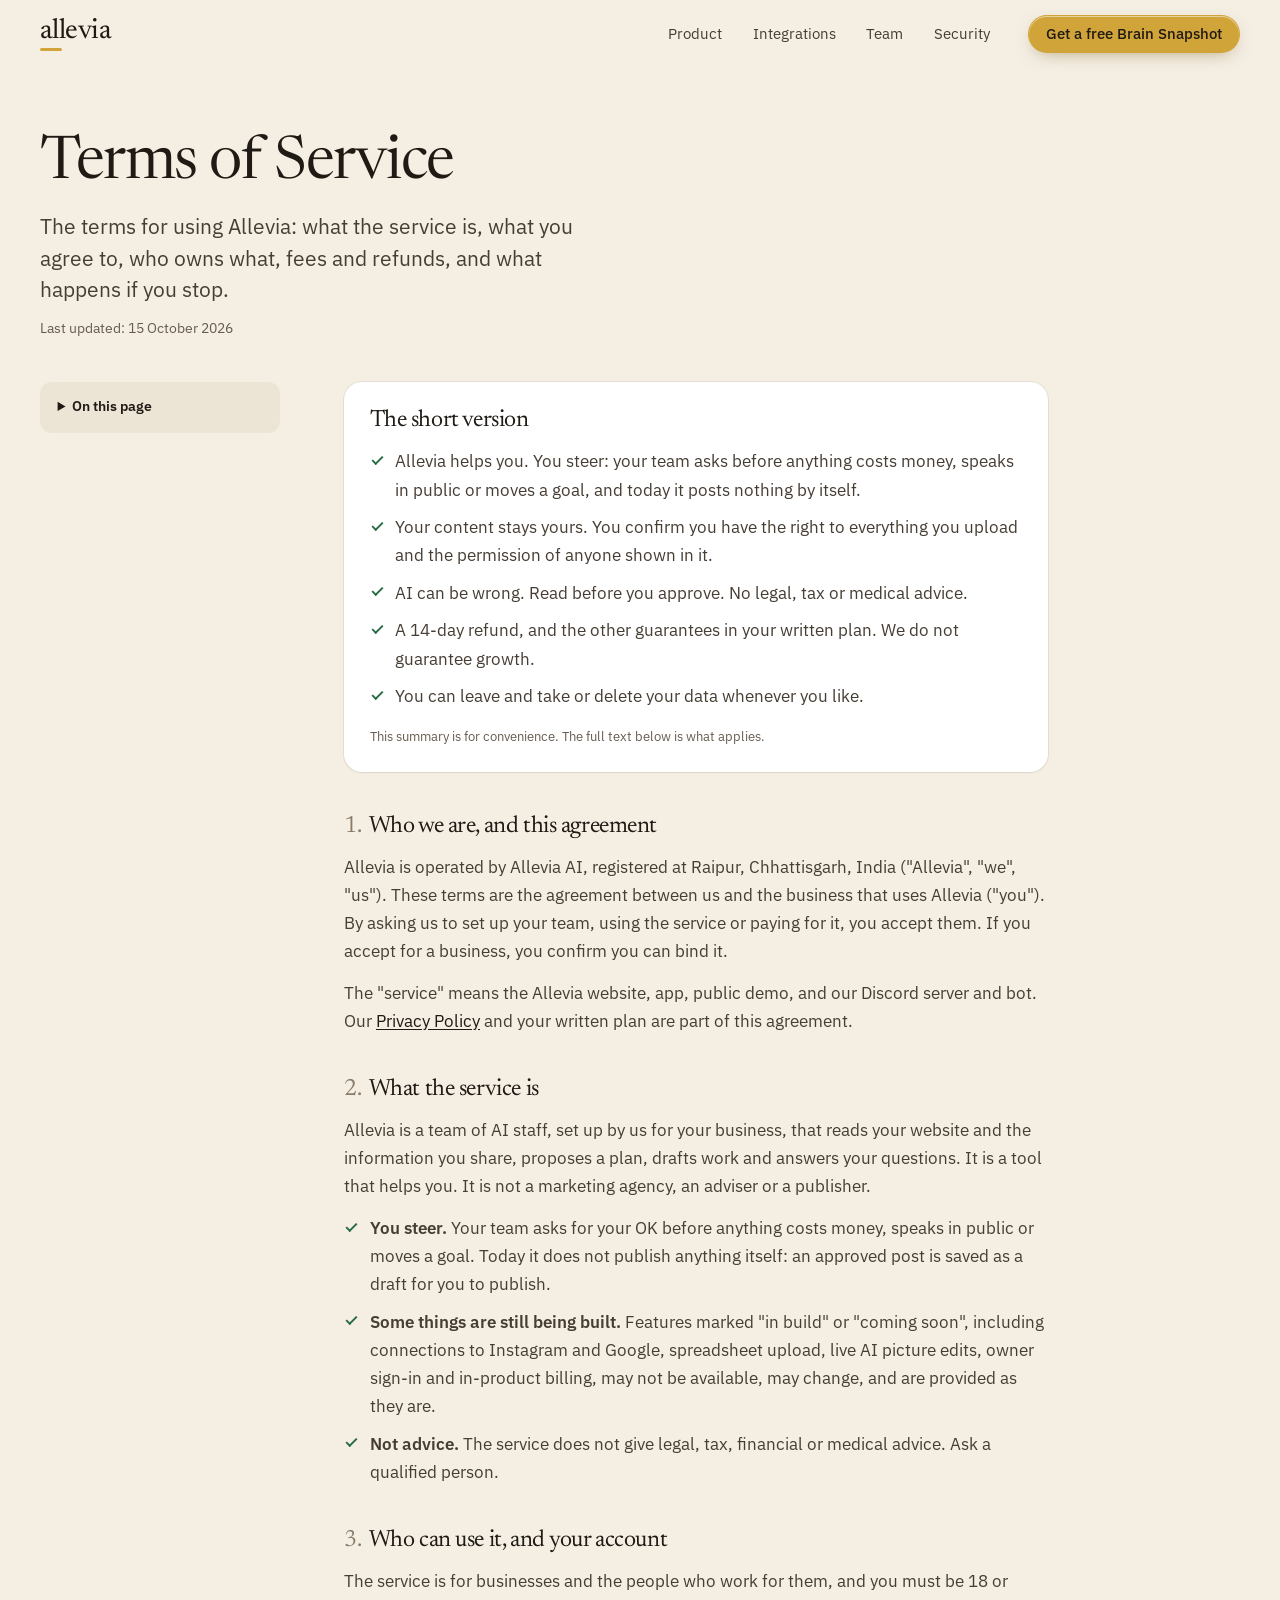
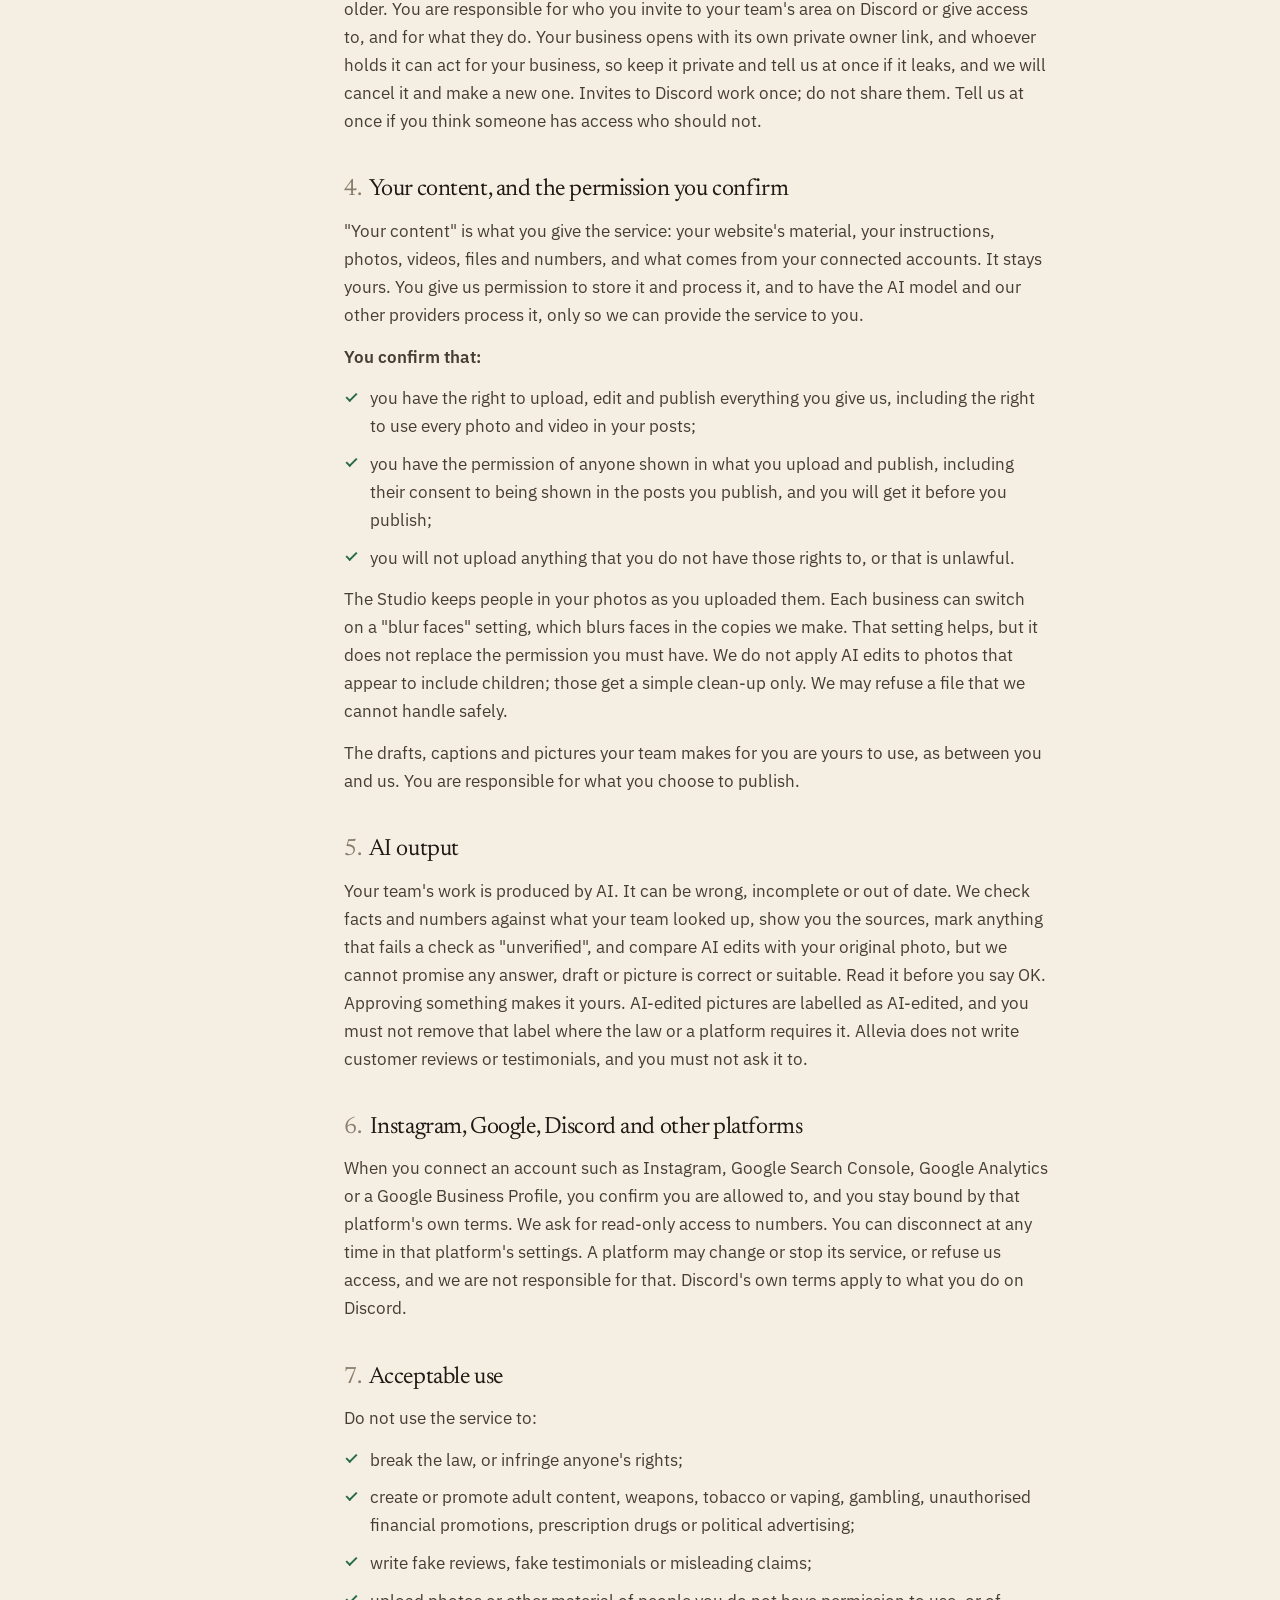
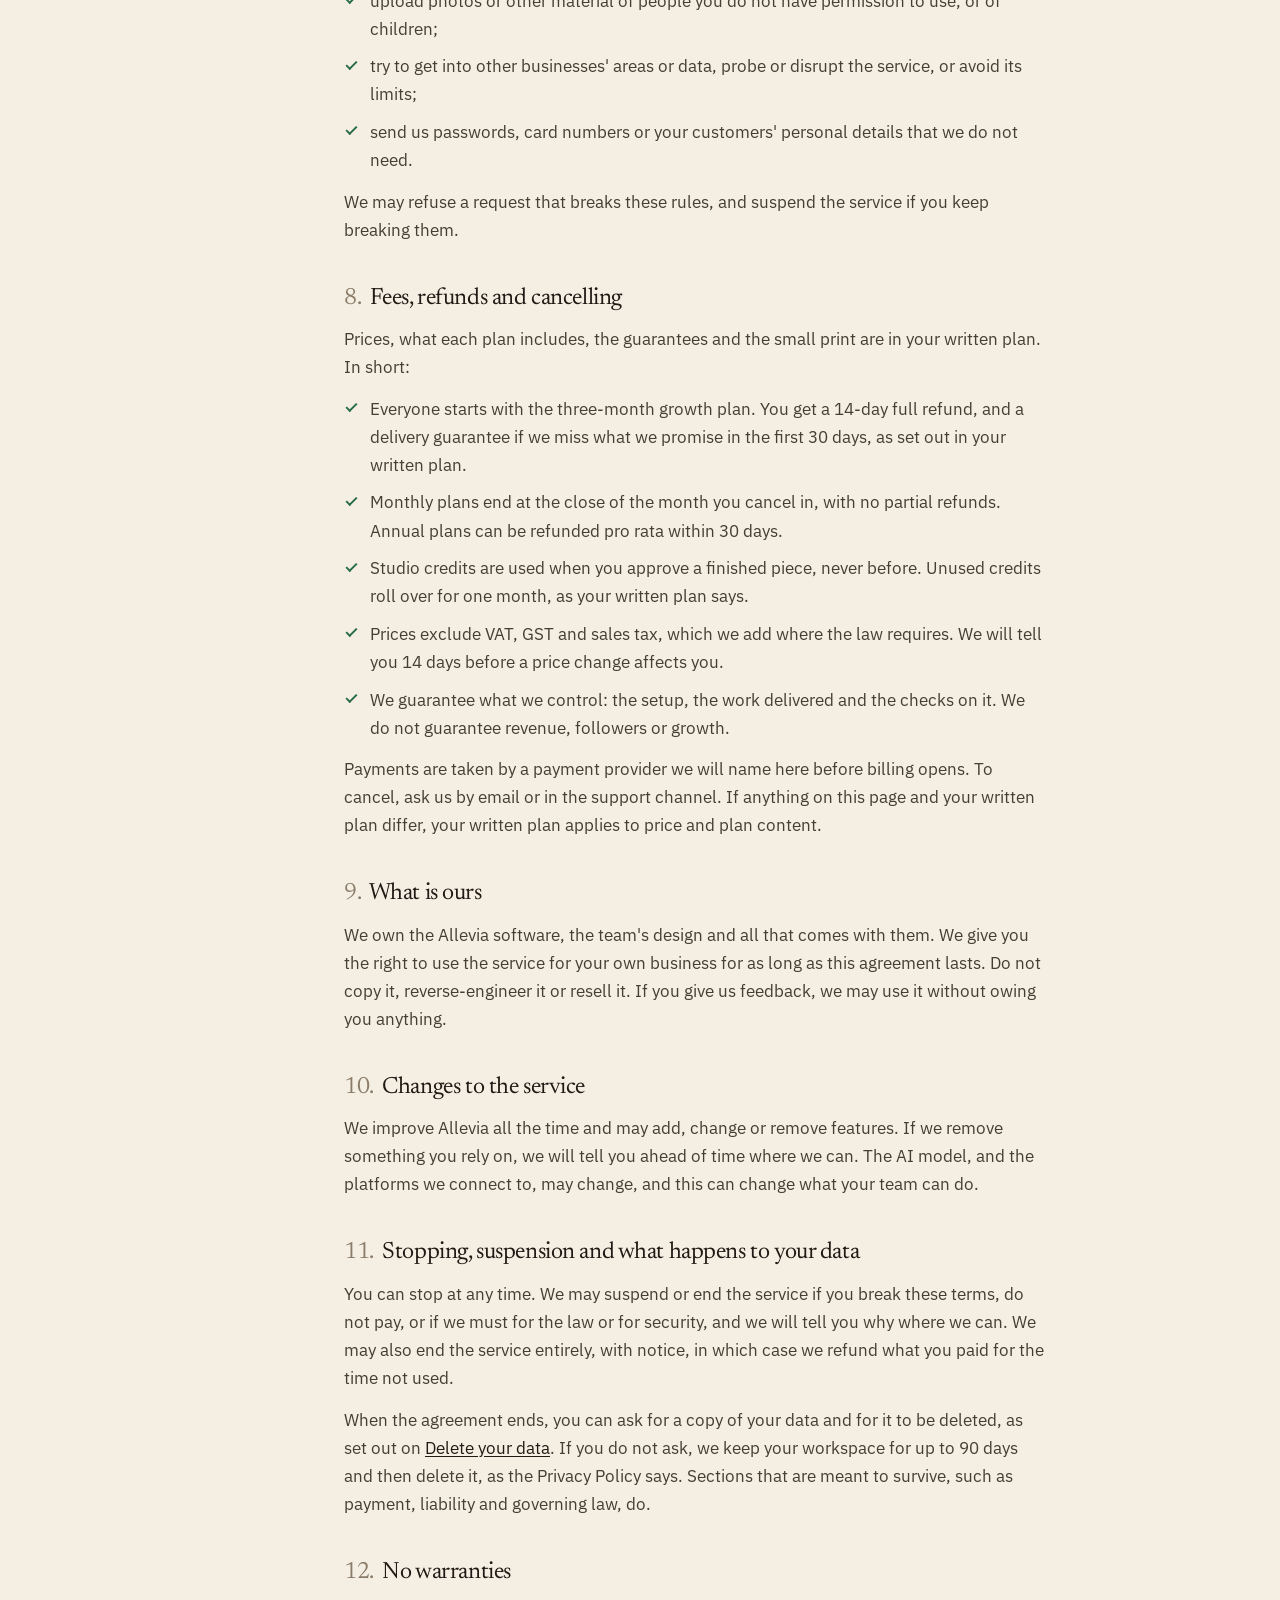
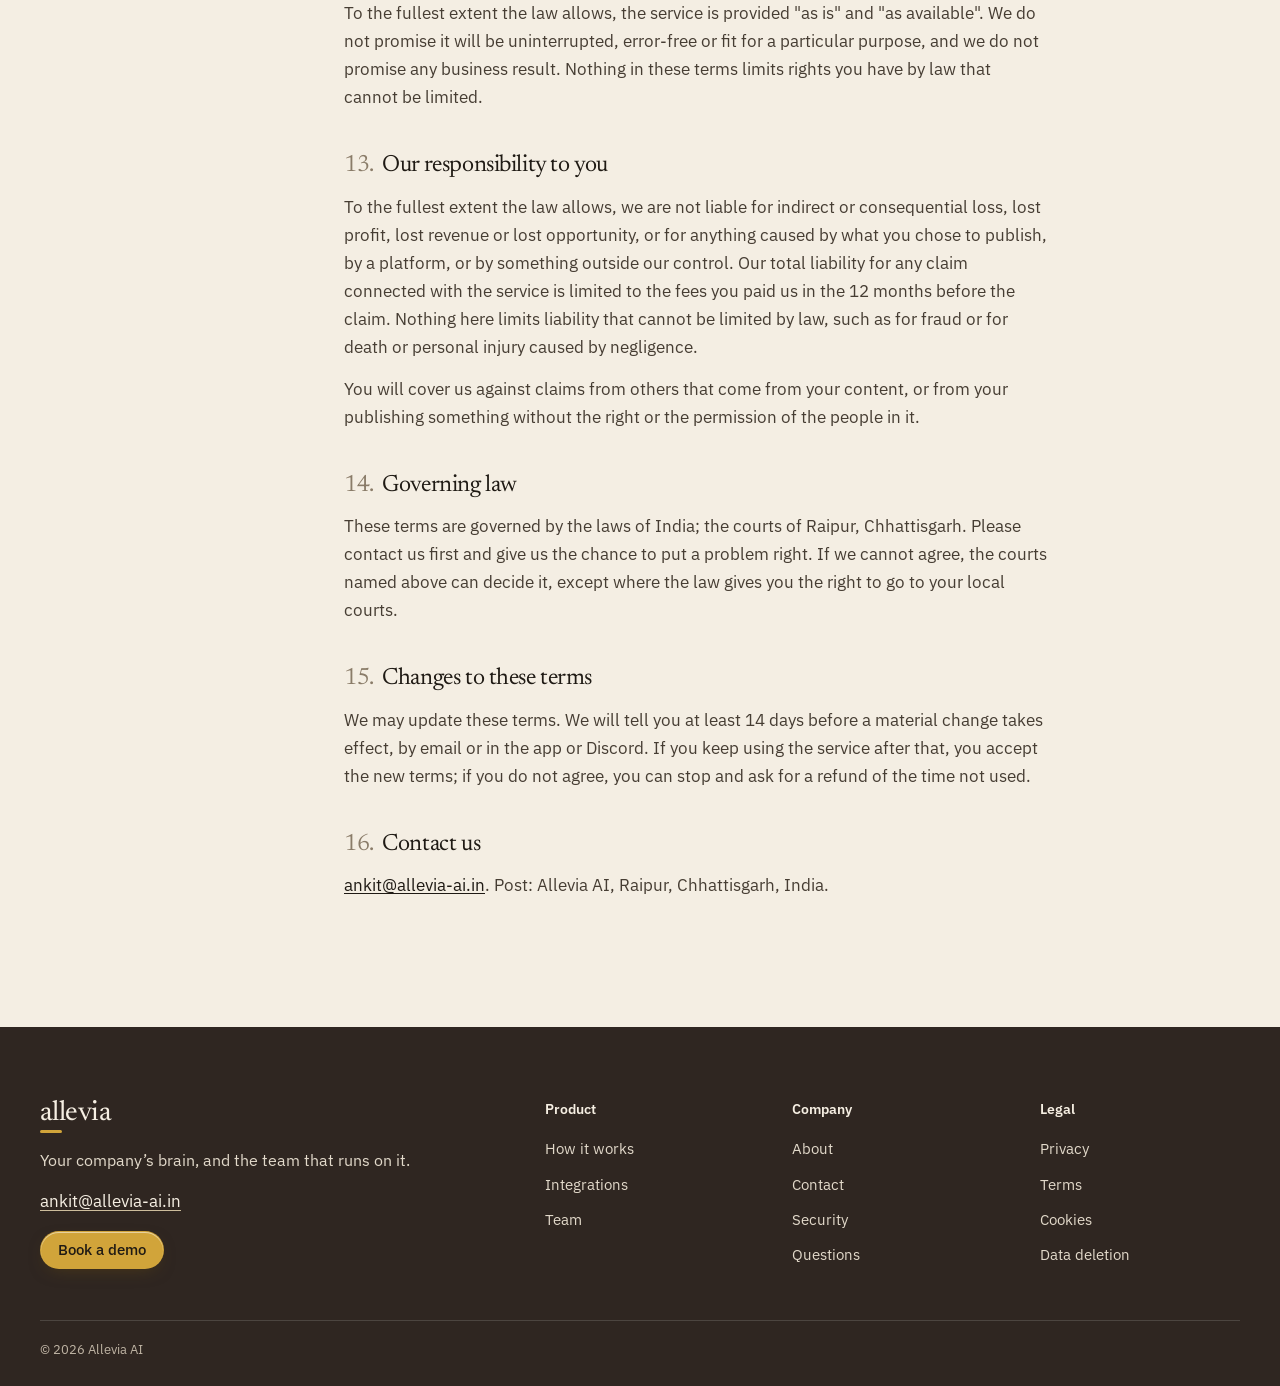
<file: terms/index.html>
<!doctype html>
<html lang="en">
<head>
  <meta charset="utf-8">
  <meta name="viewport" content="width=device-width, initial-scale=1">
  <meta name="robots" content="noindex">
  <title>Terms of Service: Allevia</title>
  <meta name="description" content="The terms for using Allevia: what the service is, what you agree to, who owns what, fees and refunds, and what happens if you stop.">
  <link rel="icon" href="../favicon.svg" type="image/svg+xml">
  <script type="module" crossorigin src="../assets/entry-caSUvK1j.js"></script>
  <script type="module" crossorigin src="../assets/preload-helper-u68-B8g6.js"></script>
  <script type="module" crossorigin src="../assets/page-Cd-FDW01.js"></script>
  <link rel="stylesheet" crossorigin href="../assets/entry-CpO5kDHT.css">
  <link rel="stylesheet" crossorigin href="../assets/preload-helper-DLw7smXV.css">
</head>
<body>
  <a class="skip" href="#main">Skip to content</a>
<header class="nav" data-nav>
  <div class="wrap nav__in">
    <a class="brand" href="../" aria-label="Allevia, home">allevia</a>
    <nav class="nav__links" id="site-nav" aria-label="Main"><a href="../product/">Product</a><a href="../integrations/">Integrations</a><a href="../team/">Team</a><a href="../security/">Security</a></nav>
    <a class="btn btn-gold btn-sm nav__cta" href="../contact/#snapshot">Get a free Brain Snapshot</a>
    <button class="nav__menu" type="button" aria-expanded="false" aria-controls="site-nav" aria-label="Menu" data-nav-menu><svg width="18" height="18" viewBox="0 0 18 18" fill="none" stroke="currentColor" stroke-width="1.6" stroke-linecap="round" aria-hidden="true"><path d="M3 5.5h12M3 9h12M3 12.5h12"/></svg></button>
  </div>
</header>
  <main id="main">
    <section class="page-head" aria-labelledby="h1"><div class="wrap page-head__in page-head__in--one"><div><h1 id="h1" class="page-head__h page-head__h--legal">Terms of Service</h1><p class="lede">The terms for using Allevia: what the service is, what you agree to, who owns what, fees and refunds, and what happens if you stop.</p><p class="legal__date">Last updated: 15 October 2026</p></div></div></section>
<section class="section legal"><div class="wrap legal__in"><nav aria-label="On this page"><details class="legal__toc" data-toc><summary class="legal__toc-h">On this page</summary><ol><li><a href="#agreement">1. Who we are, and this agreement</a></li><li><a href="#service">2. What the service is</a></li><li><a href="#account">3. Who can use it, and your account</a></li><li><a href="#content">4. Your content, and the permission you confirm</a></li><li><a href="#ai">5. AI output</a></li><li><a href="#platforms">6. Instagram, Google, Discord and other platforms</a></li><li><a href="#use">7. Acceptable use</a></li><li><a href="#fees">8. Fees, refunds and cancelling</a></li><li><a href="#ours">9. What is ours</a></li><li><a href="#changes">10. Changes to the service</a></li><li><a href="#end">11. Stopping, suspension and what happens to your data</a></li><li><a href="#warranty">12. No warranties</a></li><li><a href="#liability">13. Our responsibility to you</a></li><li><a href="#law">14. Governing law</a></li><li><a href="#terms-changes">15. Changes to these terms</a></li><li><a href="#contact">16. Contact us</a></li></ol></details></nav><div class="legal__body"><section class="legal__short" aria-labelledby="short-h"><h2 id="short-h">The short version</h2><ul class="ticks"><li>Allevia helps you. You steer: your team asks before anything costs money, speaks in public or moves a goal, and today it posts nothing by itself.</li><li>Your content stays yours. You confirm you have the right to everything you upload and the permission of anyone shown in it.</li><li>AI can be wrong. Read before you approve. No legal, tax or medical advice.</li><li>A 14-day refund, and the other guarantees in your written plan. We do not guarantee growth.</li><li>You can leave and take or delete your data whenever you like.</li></ul><p class="fine">This summary is for convenience. The full text below is what applies.</p></section><section class="legal__sec" id="agreement" aria-labelledby="agreement-h"><h2 id="agreement-h"><span class="legal__n">1.</span> Who we are, and this agreement</h2><p>Allevia is operated by Allevia AI, registered at Raipur, Chhattisgarh, India ("Allevia", "we", "us"). These terms are the agreement between us and the business that uses Allevia ("you"). By asking us to set up your team, using the service or paying for it, you accept them. If you accept for a business, you confirm you can bind it.</p>
<p>The "service" means the Allevia website, app, public demo, and our Discord server and bot. Our <a href="../privacy/">Privacy Policy</a> and your written plan are part of this agreement.</p></section><section class="legal__sec" id="service" aria-labelledby="service-h"><h2 id="service-h"><span class="legal__n">2.</span> What the service is</h2><p>Allevia is a team of AI staff, set up by us for your business, that reads your website and the information you share, proposes a plan, drafts work and answers your questions. It is a tool that helps you. It is not a marketing agency, an adviser or a publisher.</p>
<ul class="ticks">
<li><strong>You steer.</strong> Your team asks for your OK before anything costs money, speaks in public or moves a goal. Today it does not publish anything itself: an approved post is saved as a draft for you to publish.</li>
<li><strong>Some things are still being built.</strong> Features marked "in build" or "coming soon", including connections to Instagram and Google, spreadsheet upload, live AI picture edits, owner sign-in and in-product billing, may not be available, may change, and are provided as they are.</li>
<li><strong>Not advice.</strong> The service does not give legal, tax, financial or medical advice. Ask a qualified person.</li>
</ul></section><section class="legal__sec" id="account" aria-labelledby="account-h"><h2 id="account-h"><span class="legal__n">3.</span> Who can use it, and your account</h2><p>The service is for businesses and the people who work for them, and you must be 18 or older. You are responsible for who you invite to your team's area on Discord or give access to, and for what they do. Your business opens with its own private owner link, and whoever holds it can act for your business, so keep it private and tell us at once if it leaks, and we will cancel it and make a new one. Invites to Discord work once; do not share them. Tell us at once if you think someone has access who should not.</p></section><section class="legal__sec" id="content" aria-labelledby="content-h"><h2 id="content-h"><span class="legal__n">4.</span> Your content, and the permission you confirm</h2><p>"Your content" is what you give the service: your website's material, your instructions, photos, videos, files and numbers, and what comes from your connected accounts. It stays yours. You give us permission to store it and process it, and to have the AI model and our other providers process it, only so we can provide the service to you.</p>
<p><strong>You confirm that:</strong></p>
<ul class="ticks">
<li>you have the right to upload, edit and publish everything you give us, including the right to use every photo and video in your posts;</li>
<li>you have the permission of anyone shown in what you upload and publish, including their consent to being shown in the posts you publish, and you will get it before you publish;</li>
<li>you will not upload anything that you do not have those rights to, or that is unlawful.</li>
</ul>
<p>The Studio keeps people in your photos as you uploaded them. Each business can switch on a "blur faces" setting, which blurs faces in the copies we make. That setting helps, but it does not replace the permission you must have. We do not apply AI edits to photos that appear to include children; those get a simple clean-up only. We may refuse a file that we cannot handle safely.</p>
<p>The drafts, captions and pictures your team makes for you are yours to use, as between you and us. You are responsible for what you choose to publish.</p></section><section class="legal__sec" id="ai" aria-labelledby="ai-h"><h2 id="ai-h"><span class="legal__n">5.</span> AI output</h2><p>Your team's work is produced by AI. It can be wrong, incomplete or out of date. We check facts and numbers against what your team looked up, show you the sources, mark anything that fails a check as "unverified", and compare AI edits with your original photo, but we cannot promise any answer, draft or picture is correct or suitable. Read it before you say OK. Approving something makes it yours. AI-edited pictures are labelled as AI-edited, and you must not remove that label where the law or a platform requires it. Allevia does not write customer reviews or testimonials, and you must not ask it to.</p></section><section class="legal__sec" id="platforms" aria-labelledby="platforms-h"><h2 id="platforms-h"><span class="legal__n">6.</span> Instagram, Google, Discord and other platforms</h2><p>When you connect an account such as Instagram, Google Search Console, Google Analytics or a Google Business Profile, you confirm you are allowed to, and you stay bound by that platform's own terms. We ask for read-only access to numbers. You can disconnect at any time in that platform's settings. A platform may change or stop its service, or refuse us access, and we are not responsible for that. Discord's own terms apply to what you do on Discord.</p></section><section class="legal__sec" id="use" aria-labelledby="use-h"><h2 id="use-h"><span class="legal__n">7.</span> Acceptable use</h2><p>Do not use the service to:</p>
<ul class="ticks">
<li>break the law, or infringe anyone's rights;</li>
<li>create or promote adult content, weapons, tobacco or vaping, gambling, unauthorised financial promotions, prescription drugs or political advertising;</li>
<li>write fake reviews, fake testimonials or misleading claims;</li>
<li>upload photos or other material of people you do not have permission to use, or of children;</li>
<li>try to get into other businesses' areas or data, probe or disrupt the service, or avoid its limits;</li>
<li>send us passwords, card numbers or your customers' personal details that we do not need.</li>
</ul>
<p>We may refuse a request that breaks these rules, and suspend the service if you keep breaking them.</p></section><section class="legal__sec" id="fees" aria-labelledby="fees-h"><h2 id="fees-h"><span class="legal__n">8.</span> Fees, refunds and cancelling</h2><p>Prices, what each plan includes, the guarantees and the small print are in your written plan. In short:</p>
<ul class="ticks">
<li>Everyone starts with the three-month growth plan. You get a 14-day full refund, and a delivery guarantee if we miss what we promise in the first 30 days, as set out in your written plan.</li>
<li>Monthly plans end at the close of the month you cancel in, with no partial refunds. Annual plans can be refunded pro rata within 30 days.</li>
<li>Studio credits are used when you approve a finished piece, never before. Unused credits roll over for one month, as your written plan says.</li>
<li>Prices exclude VAT, GST and sales tax, which we add where the law requires. We will tell you 14 days before a price change affects you.</li>
<li>We guarantee what we control: the setup, the work delivered and the checks on it. We do not guarantee revenue, followers or growth.</li>
</ul>
<p>Payments are taken by a payment provider we will name here before billing opens. To cancel, ask us by email or in the support channel. If anything on this page and your written plan differ, your written plan applies to price and plan content.</p></section><section class="legal__sec" id="ours" aria-labelledby="ours-h"><h2 id="ours-h"><span class="legal__n">9.</span> What is ours</h2><p>We own the Allevia software, the team's design and all that comes with them. We give you the right to use the service for your own business for as long as this agreement lasts. Do not copy it, reverse-engineer it or resell it. If you give us feedback, we may use it without owing you anything.</p></section><section class="legal__sec" id="changes" aria-labelledby="changes-h"><h2 id="changes-h"><span class="legal__n">10.</span> Changes to the service</h2><p>We improve Allevia all the time and may add, change or remove features. If we remove something you rely on, we will tell you ahead of time where we can. The AI model, and the platforms we connect to, may change, and this can change what your team can do.</p></section><section class="legal__sec" id="end" aria-labelledby="end-h"><h2 id="end-h"><span class="legal__n">11.</span> Stopping, suspension and what happens to your data</h2><p>You can stop at any time. We may suspend or end the service if you break these terms, do not pay, or if we must for the law or for security, and we will tell you why where we can. We may also end the service entirely, with notice, in which case we refund what you paid for the time not used.</p>
<p>When the agreement ends, you can ask for a copy of your data and for it to be deleted, as set out on <a href="../data-deletion/">Delete your data</a>. If you do not ask, we keep your workspace for up to 90 days and then delete it, as the Privacy Policy says. Sections that are meant to survive, such as payment, liability and governing law, do.</p></section><section class="legal__sec" id="warranty" aria-labelledby="warranty-h"><h2 id="warranty-h"><span class="legal__n">12.</span> No warranties</h2><p>To the fullest extent the law allows, the service is provided "as is" and "as available". We do not promise it will be uninterrupted, error-free or fit for a particular purpose, and we do not promise any business result. Nothing in these terms limits rights you have by law that cannot be limited.</p></section><section class="legal__sec" id="liability" aria-labelledby="liability-h"><h2 id="liability-h"><span class="legal__n">13.</span> Our responsibility to you</h2><p>To the fullest extent the law allows, we are not liable for indirect or consequential loss, lost profit, lost revenue or lost opportunity, or for anything caused by what you chose to publish, by a platform, or by something outside our control. Our total liability for any claim connected with the service is limited to the fees you paid us in the 12 months before the claim. Nothing here limits liability that cannot be limited by law, such as for fraud or for death or personal injury caused by negligence.</p>
<p>You will cover us against claims from others that come from your content, or from your publishing something without the right or the permission of the people in it.</p></section><section class="legal__sec" id="law" aria-labelledby="law-h"><h2 id="law-h"><span class="legal__n">14.</span> Governing law</h2><p>These terms are governed by the laws of India; the courts of Raipur, Chhattisgarh. Please contact us first and give us the chance to put a problem right. If we cannot agree, the courts named above can decide it, except where the law gives you the right to go to your local courts.</p></section><section class="legal__sec" id="terms-changes" aria-labelledby="terms-changes-h"><h2 id="terms-changes-h"><span class="legal__n">15.</span> Changes to these terms</h2><p>We may update these terms. We will tell you at least 14 days before a material change takes effect, by email or in the app or Discord. If you keep using the service after that, you accept the new terms; if you do not agree, you can stop and ask for a refund of the time not used.</p></section><section class="legal__sec" id="contact" aria-labelledby="contact-h"><h2 id="contact-h"><span class="legal__n">16.</span> Contact us</h2><p><a href="mailto:ankit@allevia-ai.in">ankit@allevia-ai.in</a>. Post: Allevia AI, Raipur, Chhattisgarh, India.</p></section></div></div></section>
  </main>
  <footer class="foot band band--ink on-ink">
  <div class="wrap foot__grid">
    <div class="foot__about">
      <a class="brand" href="../" aria-label="Allevia, home">allevia</a>
      <p class="foot__line">Your company’s brain, and the team that runs on it.</p>
      <p class="foot__mail"><a href="mailto:ankit@allevia-ai.in">ankit@allevia-ai.in</a></p>
      <p><a class="btn btn-gold btn-sm" href="../contact/#demo">Book a demo</a></p>
    </div>
    <nav class="foot__col" aria-label="Product"><h2 class="foot__h">Product</h2><ul><li><a href="../product/">How it works</a></li><li><a href="../integrations/">Integrations</a></li><li><a href="../team/">Team</a></li></ul></nav>
    <nav class="foot__col" aria-label="Company"><h2 class="foot__h">Company</h2><ul><li><a href="../about/">About</a></li><li><a href="../contact/">Contact</a></li><li><a href="../security/">Security</a></li><li><a href="../faq/">Questions</a></li></ul></nav>
    <nav class="foot__col" aria-label="Legal"><h2 class="foot__h">Legal</h2><ul><li><a href="../privacy/">Privacy</a></li><li><a href="../terms/">Terms</a></li><li><a href="../cookies/">Cookies</a></li><li><a href="../data-deletion/">Data deletion</a></li></ul></nav>
  </div>
  <div class="wrap foot__base"><p>© 2026 Allevia AI</p></div>
</footer>
</body>
</html>
</file>
<file: assets/entry-CpO5kDHT.css>
@font-face{font-family:Newsreader Variable;font-style:normal;font-display:swap;font-weight:200 800;src:url(./newsreader-vietnamese-opsz-normal-BjhtXyW2.woff2)format("woff2-variations");unicode-range:U+102-103,U+110-111,U+128-129,U+168-169,U+1A0-1A1,U+1AF-1B0,U+300-301,U+303-304,U+308-309,U+323,U+329,U+1EA0-1EF9,U+20AB}@font-face{font-family:Newsreader Variable;font-style:normal;font-display:swap;font-weight:200 800;src:url(./newsreader-latin-ext-opsz-normal-BQn1nviT.woff2)format("woff2-variations");unicode-range:U+100-2BA,U+2BD-2C5,U+2C7-2CC,U+2CE-2D7,U+2DD-2FF,U+304,U+308,U+329,U+1D00-1DBF,U+1E00-1E9F,U+1EF2-1EFF,U+2020,U+20A0-20AB,U+20AD-20C0,U+2113,U+2C60-2C7F,U+A720-A7FF}@font-face{font-family:Newsreader Variable;font-style:normal;font-display:swap;font-weight:200 800;src:url(./newsreader-latin-opsz-normal-s-izfB6B.woff2)format("woff2-variations");unicode-range:U+??,U+131,U+152-153,U+2BB-2BC,U+2C6,U+2DA,U+2DC,U+304,U+308,U+329,U+2000-206F,U+20AC,U+2122,U+2191,U+2193,U+2212,U+2215,U+FEFF,U+FFFD}@font-face{font-family:IBM Plex Sans;font-style:normal;font-display:swap;font-weight:400;src:url(./ibm-plex-sans-latin-400-normal-CDDApCn2.woff2)format("woff2"),url(./ibm-plex-sans-latin-400-normal-CYLoc0-x.woff)format("woff")}@font-face{font-family:IBM Plex Sans;font-style:normal;font-display:swap;font-weight:500;src:url(./ibm-plex-sans-latin-500-normal-6ng42L7E.woff2)format("woff2"),url(./ibm-plex-sans-latin-500-normal-BgVn5rGT.woff)format("woff")}@font-face{font-family:IBM Plex Sans;font-style:normal;font-display:swap;font-weight:600;src:url(./ibm-plex-sans-latin-600-normal-CuJfVYMP.woff2)format("woff2"),url(./ibm-plex-sans-latin-600-normal-Cu4Hd6ag.woff)format("woff")}:root{--lightningcss-light:initial;--lightningcss-dark: ;color-scheme:light;--color-paper:#fbf9f4;--color-paper-2:#f4f1ea;--color-card:#fffefb;--color-rule:#ddd8d0;--color-rule-2:#ece8e2;--color-muted:#596072;--color-ink:#11193d;--color-ink-2:#2d3655;--color-band:#fdfbf8;--color-band-ink:#11193d;--color-band-muted:#4d5569;--color-band-rule:#e5e1da;--color-accent:#c89e3a;--color-accent-soft:#f8eccf;--color-accent-ink:#845a00;--color-focus:#3853b6;--color-ok:#217541;--color-ok-soft:#e0f5e4;--color-warn:#a75b00;--color-warn-soft:#ffebd2;--color-bad:#af342f;--color-bad-soft:#ffe8e5;--room-l:93.5%;--room-c:.028;--font-display:"Newsreader Variable", "Newsreader", "Iowan Old Style", Georgia, serif;--font-body:"IBM Plex Sans", "Segoe UI", system-ui, sans-serif;--font-mono:"IBM Plex Mono", ui-monospace, "SFMono-Regular", monospace;--text-2xs:.6875rem;--text-xs:.75rem;--text-sm:.8125rem;--text-base:.9375rem;--text-md:1.0625rem;--text-lg:1.375rem;--text-xl:1.75rem;--text-2xl:2.25rem;--space-3xs:.125rem;--space-2xs:.25rem;--space-xs:.5rem;--space-sm:.75rem;--space-md:1rem;--space-lg:1.5rem;--space-xl:2.5rem;--space-2xl:4rem;--radius-sm:4px;--radius-md:10px;--rule:1px solid var(--color-rule);--shadow-whisper:0 1px 2px #3b2a1712;--shadow-lift:0 2px 4px #3b2a170d, 0 14px 36px -10px #18203a2e;--ease-out:cubic-bezier(.16, 1, .3, 1);--ease-in:cubic-bezier(.7, 0, .84, 0);--dur-micro:.12s;--dur-short:.22s;--dur-long:.52s;--topbar-h:56px}@supports (color:lab(0% 0 0)){:root{--color-paper:lab(97.9385% .17938 2.47407);--color-paper-2:lab(95.2821% .27138 3.62191);--color-card:lab(99.5484% .079602 1.13984);--color-rule:lab(86.6938% .707567 4.53479);--color-rule-2:lab(92.1379% .520378 3.39427);--color-muted:lab(40.662% .311479 -11.1361);--color-ink:lab(9.87759% 7.08959 -24.8902);--color-ink-2:lab(22.9826% 2.94387 -19.906);--color-band:lab(98.7445% .13575 1.90164);--color-band-ink:lab(9.87759% 7.08959 -24.8902);--color-band-muted:lab(35.9817% .542849 -12.9232);--color-band-rule:lab(89.5886% .582129 3.77401);--color-accent:lab(67.7061% 8.99774 55.8193);--color-accent-soft:lab(93.7859% .801116 15.5716);--color-accent-ink:lab(41.9284% 13.5086 54.3831);--color-focus:lab(37.8077% 16.2369 -56.7512);--color-ok:lab(43.4635% -35.639 21.3778);--color-ok-soft:lab(94.6302% -9.6544 5.65941);--color-warn:lab(47.1545% 30.4528 65.1933);--color-warn-soft:lab(94.2484% 3.83502 15.0783);--color-bad:lab(41.5889% 50.1288 33.2996);--color-bad-soft:lab(93.9512% 8.44216 4.96463);--shadow-whisper:0 1px 2px lab(18.752% 5.85869 15.8328/.07);--shadow-lift:0 2px 4px lab(18.752% 5.85869 15.8328/.05), 0 14px 36px -10px lab(12.5445% 3.302 -17.9791/.18)}}:root[data-theme=dark]{--lightningcss-light: ;--lightningcss-dark:initial;color-scheme:dark;--color-paper:#0c1126;--color-paper-2:#131934;--color-card:#10162f;--color-rule:#2f3957;--color-rule-2:#1f2742;--color-muted:#a0abc2;--color-ink:#eaeff8;--color-ink-2:#cad1e0;--color-band:#05081b;--color-band-ink:#eaeff7;--color-band-muted:#a8b1c5;--color-band-rule:#242c47;--color-accent:#e1b34d;--color-accent-soft:#432f07;--color-accent-ink:#eac266;--color-focus:#90aefe;--color-ok:#72cf8e;--color-ok-soft:#193521;--color-warn:#f3ae58;--color-warn-soft:#462d0b;--color-bad:#f6857a;--color-bad-soft:#47211d;--room-l:27%;--room-c:.045;--shadow-whisper:0 1px 2px #00000280;--shadow-lift:0 2px 4px #00000259, 0 16px 40px -8px #00000299}@supports (color:lab(0% 0 0)){:root[data-theme=dark]{--color-paper:lab(5.35017% 3.26607 -15.4565);--color-paper-2:lab(9.56853% 4.51192 -18.6089);--color-card:lab(7.84229% 4.44835 -17.8765);--color-rule:lab(24.1478% 2.86159 -19.9238);--color-rule-2:lab(16.0469% 2.94976 -18.0414);--color-muted:lab(69.6569% -.193834 -13.0345);--color-ink:lab(94.1379% -.297934 -5.27573);--color-ink-2:lab(83.6584% -.396401 -8.25223);--color-band:lab(2.53898% 2.00059 -10.5094);--color-band-ink:lab(94.1472% -.262916 -4.52627);--color-band-muted:lab(72.0141% -.413597 -11.1911);--color-band-rule:lab(18.3792% 2.75573 -18.0798);--color-accent:lab(75.8503% 9.07603 57.1319);--color-accent-soft:lab(21.1326% 6.26041 26.7484);--color-accent-ink:lab(80.535% 7.07686 51.2291);--color-focus:lab(71.2254% 4.94632 -43.4389);--color-ok:lab(76.1631% -39.8824 23.7036);--color-ok-soft:lab(19.4474% -15.3394 9.11675);--color-warn:lab(76.5943% 19.8977 53.4593);--color-warn-soft:lab(21.0059% 9.50742 25.4963);--color-bad:lab(68.5213% 43.2546 26.5766);--color-bad-soft:lab(18.2327% 18.563 11.4603);--shadow-whisper:0 1px 2px lab(.0974484% .159241 -.723398/.5);--shadow-lift:0 2px 4px lab(.0974484% .159241 -.723398/.35), 0 16px 40px -8px lab(.0974484% .159241 -.723398/.6)}}:root[data-dusk="1"]:not([data-theme=dark]){--color-paper:#f5efe6;--color-paper-2:#eee6db;--color-card:#faf6ef;--color-band:#f8f2ea;--color-rule:#d8d0c6;--color-rule-2:#e6ded6}@supports (color:lab(0% 0 0)){:root[data-dusk="1"]:not([data-theme=dark]){--color-paper:lab(94.6869% 1.23385 5.19606);--color-paper-2:lab(91.6748% 1.51604 6.32165);--color-card:lab(97.008% .696182 3.74821);--color-band:lab(95.8455% 1.14131 4.82193);--color-rule:lab(83.774% 1.69948 5.86154);--color-rule-2:lab(88.9929% 1.47465 5.12043)}}:root{--color-paper:#f4eee3;--color-paper-2:#ece4d5;--color-card:#fff;--color-rule:#ddd3c2;--color-rule-2:#e8e0d1;--color-ink:#1f1a14;--color-ink-2:#463d33;--color-muted:#675b4e;--color-taupe:#8a7c69;--color-accent:#d1a43a;--color-accent-soft:#f4e7c4;--color-accent-ink:#6f520f;--color-focus:#3f4a2a;--color-sand:#e7dbc6;--color-ok:#276b45;--shadow-whisper:0 1px 2px #3c2c180f;--shadow-lift:0 2px 4px #3c2c180d, 0 18px 40px -16px #3c2c1838;--shadow-frame:0 1px 0 #ffffffb3 inset, 0 2px 6px #3c2c180f, 0 30px 70px -28px #3c2c1857;--band-ink:#2f2621;--band-ink-2:#3a2e26;--surface:#fff;--action:var(--color-accent);--highlight:#e0961e;--success:#276b45;--alert:#9a5232;--on-ink:#f6efe3;--on-ink-2:#e2d9ca;--on-ink-muted:#bfb4a4;--on-ink-tone2:#cdbd9c;--r-pill:999px;--r-frame:18px;--r-card:12px;--site-max:78rem;--gutter:clamp(1rem, .5rem + 2.5vw, 2.5rem);--space-section:4rem;--section-gap:var(--space-section);--ease-out:cubic-bezier(.23, 1, .32, 1);--ease-in-out:cubic-bezier(.77, 0, .175, 1);--fs-body:1.0625rem;--fs-lede:clamp(1.125rem, 1.05rem + .35vw, 1.3125rem);--fs-small:.875rem;--fs-h1:clamp(2.3rem, 1.1rem + 3.3vw, 4rem);--fs-h2:clamp(1.9rem, 1.15rem + 2.4vw, 3.1rem);--fs-h3:clamp(1.25rem, 1.15rem + .4vw, 1.5rem)}@media (min-width:52rem){:root{--space-section:6rem}}@media (min-width:80rem){:root{--space-section:8rem}}*,:before,:after{box-sizing:border-box}html{-webkit-text-size-adjust:100%;background:var(--color-paper);scroll-padding-top:5rem;overflow-x:clip}body{background:var(--color-paper);color:var(--color-ink);font-family:var(--font-body);font-size:var(--fs-body);-webkit-font-smoothing:antialiased;text-rendering:optimizelegibility;margin:0;line-height:1.55;overflow-x:clip}h1,h2,h3,h4{font-family:var(--font-display);font-optical-sizing:auto;letter-spacing:-.018em;text-wrap:balance;overflow-wrap:anywhere;min-width:0;margin:0;font-style:normal;font-weight:380}p,ul,ol,dl,dd,figure,blockquote{margin:0}ul,ol{padding:0;list-style:none}img,svg,video,canvas{max-width:100%;display:block}img,video{height:auto}a{color:inherit;text-underline-offset:.2em;text-decoration-thickness:1px}::selection{background:var(--color-accent);color:var(--color-ink)}:focus-visible{outline:2px solid var(--color-focus);outline-offset:3px;border-radius:4px}.visually-hidden{clip:rect(0 0 0 0);white-space:nowrap;border:0;width:1px;height:1px;margin:-1px;padding:0;position:absolute;overflow:hidden}.wrap{width:min(100% - 2 * var(--gutter), var(--site-max));margin-inline:auto}.num{font-variant-numeric:tabular-nums}.sec{padding-block:var(--space-section)}.sec:not(.band)+.sec:not(.band){padding-top:0}.band{isolation:isolate;position:relative}.band:before{content:"";z-index:-1;background:var(--band,transparent);position:absolute;inset:0 calc(50% - 50vw)}.band--ink{--band:var(--band-ink)}.on-ink{--color-ink:var(--on-ink);--color-ink-2:var(--on-ink-2);--color-muted:var(--on-ink-muted);--color-taupe:var(--on-ink-tone2);--color-rule:#fff3;--color-rule-2:#ffffff1f;color:var(--on-ink)}.on-ink .btn-ghost{border-color:#f5f0e466}.on-ink .link{-webkit-text-decoration-color:var(--on-ink-tone2);text-decoration-color:var(--on-ink-tone2)}.h2{font-size:var(--fs-h2);max-width:21ch;line-height:1.07}.h2--wide{max-width:26ch}.h2--split .t2{display:block}.t1{color:var(--color-ink)}.t2{color:var(--color-taupe)}.lede{font-size:var(--fs-lede);color:var(--color-ink-2);text-wrap:pretty;max-width:36rem;line-height:1.5}.btn{border-radius:var(--r-pill);min-height:2.9rem;font:500 1rem / 1 var(--font-body);white-space:nowrap;cursor:pointer;transition:transform .16s var(--ease-out), background-color .16s ease, border-color .16s ease;border:1px solid #0000;justify-content:center;align-items:center;gap:.5rem;padding:.55rem 1.4rem;text-decoration:none;display:inline-flex}.btn:active{transform:scale(.97)}.btn-gold{background:var(--color-accent);color:var(--color-ink);box-shadow:inset 0 1px #ffffff80,0 6px 18px -8px #6f520f8c}.btn-ghost{color:var(--color-ink);background:0 0;border-color:#1f1a1447}.btn-gold{color:#1f1a14}.btn-sm{min-height:2.4rem;padding:.4rem 1.05rem;font-size:.9375rem}@media (hover:hover) and (pointer:fine){.btn-gold:hover{background:#dbb04a}.btn-ghost:hover{border-color:var(--color-ink);background:#ffffff80}}.skip{z-index:80;border-radius:var(--r-pill);background:var(--color-ink);color:var(--color-paper);padding:.55rem 1rem;font-size:.9375rem;text-decoration:none;position:absolute;top:.6rem;left:1rem;transform:translateY(-300%)}.skip:focus{transform:none}.nav{z-index:40;background:var(--color-paper);border-bottom:1px solid #0000;transition:border-color .2s,box-shadow .2s;position:sticky;top:0}.nav.is-stuck{border-bottom-color:var(--color-rule);box-shadow:0 8px 20px -16px #3c2c1873}.nav__in{align-items:center;gap:clamp(1rem,3vw,2.5rem);height:4.25rem;display:flex}.brand{font-family:var(--font-display);letter-spacing:-.02em;padding-bottom:.35rem;font-size:1.75rem;font-weight:420;line-height:1;text-decoration:none;position:relative}.brand:after{content:"";background:var(--color-accent);border-radius:2px;width:1.35rem;height:3px;position:absolute;bottom:0;left:0}.nav__links{gap:clamp(1rem,2.4vw,2rem);margin-left:auto;display:flex}.nav__links a{color:var(--color-ink-2);border-bottom:1px solid #0000;padding:.4rem 0;font-size:.9375rem;text-decoration:none}.nav__links a[aria-current=page]{border-bottom-color:var(--color-ink);color:var(--color-ink)}@media (hover:hover) and (pointer:fine){.nav__links a:hover{color:var(--color-ink);border-bottom-color:var(--color-rule)}}.nav__cta{margin-left:0}.nav__menu{display:none}@media (max-width:52rem){.nav__in{height:3.75rem}.nav__links{padding:.75rem var(--gutter) 1.25rem;background:var(--color-paper);border-bottom:1px solid var(--color-rule);transform-origin:top;opacity:0;visibility:hidden;transition:opacity .16s var(--ease-out), transform .16s var(--ease-out), visibility 0s linear .16s;flex-direction:column;gap:.2rem;margin:0;position:absolute;top:100%;left:0;right:0;transform:translateY(-8px)}.nav__links a{padding:.7rem 0;font-size:1.0625rem}.nav.is-open .nav__links{opacity:1;visibility:visible;transition-delay:0s;transform:none}.nav__cta{margin-left:auto}.nav__menu{border-radius:var(--r-pill);border:1px solid var(--color-rule);width:2.75rem;height:2.75rem;color:var(--color-ink);cursor:pointer;background:0 0;place-items:center;display:inline-grid}}.foot{margin:0;padding-block:clamp(3rem,6vw,4.5rem) 1.6rem}.foot.band{padding-bottom:1.6rem}.foot__grid{grid-template-columns:repeat(2,minmax(0,1fr));gap:2.4rem 2rem;display:grid}.foot__about{grid-column:1/-1;justify-items:start;gap:1rem;max-width:28rem;display:grid}.foot__line{color:var(--on-ink-2);font-size:.96875rem;line-height:1.5}.foot__mail a{color:var(--on-ink);-webkit-text-decoration-color:var(--on-ink-tone2);text-decoration-color:var(--on-ink-tone2)}.foot__h{font-family:var(--font-body);letter-spacing:0;color:var(--on-ink);margin-bottom:.9rem;font-size:.875rem;font-weight:600}.foot__col ul{gap:.55rem;display:grid}.foot__col a{color:var(--on-ink-2);font-size:.9375rem;text-decoration:none}.foot__col a:hover,.foot__mail a:hover{color:var(--on-ink);text-decoration:underline}.foot__base{color:var(--on-ink-muted);border-top:1px solid #ffffff24;flex-wrap:wrap;justify-content:space-between;gap:.4rem 2rem;margin-top:clamp(2rem,5vw,3.2rem);padding-top:1.2rem;font-size:.8125rem;display:flex}.foot__base a{color:var(--on-ink-muted)}@media (min-width:52rem){.foot__grid{grid-template-columns:minmax(0,1.6fr) repeat(3,minmax(0,.7fr));gap:2rem 3rem}.foot__about{grid-column:auto}}.todo{color:#5b4a1d;background:#fff3b0;border-radius:4px;padding:.05rem .4rem;font-size:.875em}@media (prefers-reduced-motion:reduce){*,:before,:after{scroll-behavior:auto!important}}
</file>
<file: assets/preload-helper-DLw7smXV.css>
.btn-lg{min-height:3.25rem;padding:.7rem 1.8rem;font-size:1.0625rem}.link{text-decoration-line:underline;-webkit-text-decoration-color:var(--color-taupe);text-decoration-color:var(--color-taupe);text-underline-offset:.25em;font-weight:500}@media (hover:hover) and (pointer:fine){.link:hover{-webkit-text-decoration-color:var(--color-ink);text-decoration-color:var(--color-ink)}}.face{background:var(--color-paper-2);width:32px;height:32px;box-shadow:0 0 0 2px var(--color-accent);border-radius:50%;flex:none;display:inline-block;overflow:hidden}.face svg{width:100%;height:100%}.face--sm{width:30px;height:30px}.face--md{width:46px;height:46px}.logo{display:block}.device{border-radius:var(--r-frame);box-shadow:var(--shadow-frame);background:#fff;outline:1px solid #3c2c1814;margin:0;padding:7px}.device img,.device video{border-radius:11px;width:100%}.problem__pin{width:min(100% - 2 * var(--gutter), var(--site-max));gap:2.5rem;margin-inline:auto;display:grid}.beats{gap:.9rem;display:grid}.beat{color:var(--color-ink-2);font-size:1.0625rem;line-height:1.4}.beat b{font-family:var(--font-display);letter-spacing:-.015em;color:var(--color-ink);font-size:clamp(1.5rem,1.2rem + 1.2vw,2.1rem);font-weight:380;line-height:1.15;display:block}.beat span{color:var(--color-muted);font-size:.9375rem}.problem__head{margin-top:2.2rem}.problem__stage{--sw:600px;--sh:520px;place-items:center;min-height:23rem;display:grid;position:relative}.problem__brain{z-index:2;width:min(78vw,22rem);height:auto;position:relative}.problem__halo{z-index:0;aspect-ratio:1;background:radial-gradient(closest-side,#edba5280,#edba5226 50%,#0000 74%);border-radius:50%;width:min(120vw,34rem);position:absolute}.nz,.problem__links,.founder{display:none}.calm{z-index:3;gap:.7rem;width:100%;margin-top:1.4rem;display:grid;position:relative}.calm__card{background:#fff;border-radius:14px;align-items:flex-start;gap:.75rem;padding:.8rem 1rem;display:flex;box-shadow:0 0 0 1px #3c2c1812,0 16px 34px -18px #0009}.calm__card b{font-size:.96875rem;font-weight:600;display:block}.calm__card span{color:var(--color-ink-2);font-size:.875rem}@media (min-width:40rem) and (max-width:52rem){.problem__stage{grid-template-columns:1fr 1fr;align-items:center}.calm{margin-top:0}}@media (min-width:52.01rem){.problem.is-scrub{height:380vh;padding-block:0}.is-scrub .problem__pin{grid-template-columns:minmax(0,26rem) minmax(0,1fr);align-items:center;gap:1rem;height:calc(100svh - 4.25rem);position:sticky;top:4.25rem;overflow:clip}.is-scrub .problem__text{align-content:center;height:100%;display:grid;position:relative}.is-scrub .beats{opacity:calc(1 - var(--head,0));transform:translateY(calc(var(--head,0) * -10px));grid-area:1/1}.is-scrub .problem__head{opacity:var(--head,0);transform:translateY(calc((1 - var(--head,0)) * 14px));pointer-events:none;grid-area:1/1;margin:0}.is-scrub .beat{opacity:.34;transition:opacity .24s var(--ease-out), grid-template-rows .26s var(--ease-out);grid-template-rows:auto 0fr;display:grid}.is-scrub .beat.is-on{opacity:1;grid-template-rows:auto 1fr}.is-scrub .beat span{opacity:0;min-height:0;transition:opacity .2s var(--ease-out);display:block;overflow:hidden}.is-scrub .beat.is-on span{opacity:1}.is-scrub .problem__stage{height:100%;min-height:0;display:block}.is-scrub .problem__links,.is-scrub .nz,.is-scrub .founder{display:flex}.is-scrub .problem__links{width:100%;height:100%;opacity:calc(var(--links,0) * (1 - var(--pull-all,0)));display:block;position:absolute;inset:0}.is-scrub .problem__links line{stroke:#d9b48a;stroke-width:1.2px;stroke-dasharray:3 7;vector-effect:non-scaling-stroke;opacity:.55}.is-scrub .problem__halo{translate:calc(-50% - var(--calm,0) * var(--sw) * .2) -50%;opacity:var(--brain,0);scale:calc(.85 + .15 * var(--brain,0));position:absolute;top:50%;left:50%}.is-scrub .problem__brain{translate:calc(-50% - var(--calm,0) * var(--sw) * .2) -50%;width:min(24vw,22rem);opacity:var(--brain,0);scale:calc(.8 + .2 * var(--brain,0));position:absolute;top:50%;left:50%}.is-scrub .founder{z-index:4;translate:calc(-50% + var(--calm,0) * var(--sw) * .3) calc(-50% + var(--calm,0) * var(--sh) * .36);scale:calc(1 + var(--stress,0) * .1 - var(--calm,0) * .3);flex-direction:column;align-items:center;gap:.35rem;position:absolute;top:50%;left:50%}.founder__badge{background:var(--color-paper);color:#1f1a14;width:4.1rem;height:4.1rem;font-family:var(--font-display);box-shadow:0 0 0 3px var(--color-accent), 0 0 0 calc(3px + var(--stress,0) * 12px) rgb(224 150 30/calc(var(--stress,0) * .3));border-radius:50%;place-items:center;padding-bottom:.15rem;font-size:2rem;line-height:1;display:grid}.founder__label{color:#463d33;border-radius:var(--r-pill);background:#fff;padding:.1rem .55rem;font-size:.8125rem;font-weight:500;box-shadow:0 2px 8px -3px #00000080}.is-scrub .nz{z-index:3;color:#463d33;will-change:transform, opacity;--in:clamp(0, (var(--p,0) - var(--in-s)) / .07, 1);--pull:clamp(0, (var(--p,0) - var(--pull-s)) / .1, 1);--gk:1;max-width:15rem;translate:calc(-50% + var(--x) * var(--sw) * (1 - var(--pull))) calc(-50% + var(--y) * var(--sh) * (1 - var(--pull)));scale:calc((.9 + .1 * var(--in)) * (1 - .84 * var(--pull)));opacity:calc(var(--in) * var(--gk) * (1 - var(--pull) * var(--pull)));rotate:var(--r);background:#fff;border-radius:12px;align-items:center;gap:.45rem;padding:.45rem .7rem;font-size:.8125rem;line-height:1.25;position:absolute;top:50%;left:50%;box-shadow:0 0 0 1px #3c2c1814,0 8px 18px -10px #0000008c}.is-scrub .nz--people{--gk:var(--g-people,1)}.is-scrub .nz--tools{--gk:var(--g-tools,1)}.is-scrub .nz--memory{--gk:var(--g-memory,1)}.is-scrub .nz--alerts{--gk:var(--g-alerts,1)}.is-scrub .calm{z-index:5;width:min(23rem,46%);margin:0;position:absolute;top:50%;right:0;translate:0 -50%}.is-scrub .calm__card{opacity:clamp(0, (var(--p,0) - (.78 + var(--ci) * .03)) / .04, 1);translate:calc((1 - clamp(0, (var(--p,0) - (.78 + var(--ci) * .03)) / .04, 1)) * 24px) 0}.is-scrub .problem__head{font-size:clamp(1.9rem,1.1rem + 2vw,2.9rem)}}.nz__dot{background:var(--c,var(--alert));color:#fff;border-radius:50%;flex:none;place-items:center;width:1.3rem;height:1.3rem;font-size:.6875rem;font-weight:600;display:grid}.nz--tools{border-radius:10px 10px 4px 4px;font-weight:500}.nz__badge{border-radius:var(--r-pill);background:var(--alert);color:#fff;text-align:center;min-width:1.15rem;padding:.02rem .35rem;font-size:.6875rem;font-weight:600}.nz--memory{color:#5b4a1d;border-radius:3px;max-width:11rem;padding:.65rem .8rem;font-weight:500;background:var(--color-accent-soft)!important;box-shadow:0 10px 18px -10px #0009!important}.nz--alerts{color:var(--alert);border-radius:var(--r-pill);font-weight:600;box-shadow:inset 0 0 0 1.5px var(--alert), 0 8px 18px -10px #0000008c!important;background:#fff!important}.grow__in{align-items:center;gap:2.5rem;display:grid}.grow__copy{align-content:center;gap:1.6rem;display:grid}.grow__points{gap:0;max-width:32rem;display:grid}.grow__points li{border-top:1px solid var(--color-rule);color:var(--color-ink-2);padding-block:.9rem}.grow__points b{color:var(--color-ink);font-weight:600}.grow__points a{-webkit-text-decoration-color:var(--color-taupe);text-decoration-color:var(--color-taupe)}.grow__viz{justify-items:center;gap:.9rem;display:grid}.gpanel--grow{aspect-ratio:1/.9;width:min(100%,30rem)}.grow__ctl{border-radius:var(--r-pill);background:#fff;gap:.2rem;padding:.25rem;display:inline-flex;box-shadow:0 0 0 1px #3c2c181a}.grow__b{border-radius:var(--r-pill);min-height:2.4rem;font:500 .9375rem var(--font-body);color:#463d33;cursor:pointer;transition:background-color .18s ease, color .18s ease, transform .16s var(--ease-out);background:0 0;border:0;padding:0 1.1rem}.grow__b:active{transform:scale(.97)}.grow__b[aria-pressed=true]{background:var(--color-accent);color:#1f1a14}.grow__ask{color:var(--on-ink-2);flex-wrap:wrap;justify-content:center;align-items:baseline;gap:.7rem;font-size:.9375rem;display:flex}.grow__ask b{color:var(--on-ink);font-weight:600}@media (min-width:52.01rem){.grow__in{grid-template-columns:minmax(0,.9fr) minmax(0,1.1fr);gap:clamp(2rem,6vw,5rem)}}.gpanel--dark{background:radial-gradient(closest-side at 50% 46%,#4b3a2d,#382c23 72%,#2c231c);outline:1px solid #ffffff1a;box-shadow:0 30px 70px -30px #0009}.gpanel--dark .gpanel__brain{opacity:.42}.gpanel--dark .gpanel__cap{color:var(--on-ink);background:#ffffff1a;box-shadow:0 0 0 1px #ffffff29}.office__in{grid-template-columns:minmax(0,1fr);gap:clamp(1.6rem,4vw,3rem);display:grid}.office__frame{background:linear-gradient(160deg,#ffffff29,#ffffff0a);border-radius:22px;margin:0;padding:6px;box-shadow:0 0 0 1px #ffffff29,0 40px 90px -36px #000000bf}.office__scroll{border-radius:17px;overflow:hidden}.office__stage{position:relative;container-type:inline-size}.office__video{aspect-ratio:2236/932;object-fit:cover;background:var(--color-paper-2);image-rendering:auto;width:100%;display:block}.office__zones{pointer-events:none;position:absolute;inset:0}.office__zone{left:calc(var(--x) * 100%);top:calc(var(--y) * 100%);border-radius:var(--r-pill);color:var(--on-ink);white-space:nowrap;background:#2f2621eb;padding:.22em .75em .26em;font-size:clamp(11px,1.06cqw,14px);font-weight:500;line-height:1.2;position:absolute;translate:-50% -50%;box-shadow:0 0 0 1px #ffffff24,0 6px 14px -6px #00000080}@media (max-width:40rem){.office__scroll{overscroll-behavior-x:contain;-webkit-overflow-scrolling:touch;scrollbar-width:thin;overflow-x:auto}.office__stage{width:1000px}}.makes__in{align-items:center;gap:clamp(2rem,5vw,3.5rem);display:grid}.makes__media{justify-items:center;gap:1.6rem;display:grid}.pframe{--ph:min(19rem, 100%);width:var(--ph);box-shadow:var(--shadow-frame);background:#fff;border-radius:34px;outline:1px solid #3c2c1814;margin:0;padding:7px}.ba__view{aspect-ratio:9/16;background:var(--color-paper-2);isolation:isolate;border-radius:27px;position:relative;overflow:hidden}.ba__img,.clip__video{object-fit:cover;border-radius:0;width:100%;height:100%;position:absolute;inset:0}.ba__img--after{clip-path:inset(0 0 0 var(--pos,50%))}.ba__tag{z-index:2;border-radius:var(--r-pill);color:#f6efe3;-webkit-backdrop-filter:blur(6px);backdrop-filter:blur(6px);pointer-events:none;background:#1f1a149e;padding:.2rem .65rem;font-size:.75rem;font-weight:500;position:absolute;top:.75rem}.ba__tag--l{left:.75rem}.ba__tag--r{right:.75rem}.ba__bar{z-index:3;top:0;bottom:0;left:var(--pos,50%);pointer-events:none;background:#fff;width:2px;margin-left:-1px;position:absolute;box-shadow:0 0 0 1px #1f1a141f}.ba__knob{background:#fff;border-radius:50%;width:2.6rem;height:2.6rem;margin:-1.3rem 0 0 -1.3rem;position:absolute;top:50%;left:50%;box-shadow:0 6px 18px -4px #1f1a1480}.ba__knob:before,.ba__knob:after{content:"";border:0 solid #1f1a14;border-width:0 0 2px 2px;width:.45rem;height:.45rem;margin-top:-.225rem;position:absolute;top:50%}.ba__knob:before{left:.7rem;transform:rotate(45deg)}.ba__knob:after{right:.7rem;transform:rotate(-135deg)}.ba__range{z-index:4;opacity:0;cursor:ew-resize;touch-action:pan-y;appearance:none;width:100%;height:100%;margin:0;position:absolute;inset:0}.ba:focus-within .ba__knob{box-shadow:0 0 0 3px var(--color-focus), 0 6px 18px -4px #1f1a1480}@media (min-width:52.01rem){.makes__in{grid-template-columns:minmax(0,1fr) auto;gap:clamp(2rem,6vw,6rem)}.makes__media{grid-auto-flow:column;gap:1.5rem}.pframe{--ph:min(19rem, 28vw)}}.okd .h2{margin-bottom:clamp(2rem,4vw,3.2rem)}.okd .pair{align-items:center}.okd__more{margin-top:clamp(1.6rem,3vw,2.4rem)}.flow__stage{gap:1.5rem;margin-top:clamp(2rem,4vw,3.5rem);display:grid;position:relative}.flow__canvas{z-index:0;pointer-events:none;width:100%;height:100%;display:none;position:absolute;inset:0}.flow__col{z-index:1;align-content:center;gap:.6rem;display:grid;position:relative}.fcard{box-shadow:0 0 0 1px #3c2c1812, var(--shadow-whisper);transition:box-shadow .24s var(--ease-out), opacity .24s var(--ease-out), translate .3s var(--ease-out);background:#fff;border-radius:12px;align-items:center;gap:.7rem;padding:.7rem .95rem;font-size:.9375rem;line-height:1.3;display:flex}.fcard__dot{background:var(--color-taupe);border-radius:50%;flex:none;width:8px;height:8px;transition:background-color .2s}.fcard--in.is-on{box-shadow:0 0 0 2px var(--color-accent), var(--shadow-lift)}.fcard--in.is-on .fcard__dot{background:var(--color-accent)}.fcard--out{opacity:.6;align-items:flex-start;translate:10px}.fcard--out.is-lit{opacity:1;box-shadow:0 0 0 1px #3c2c1812, var(--shadow-lift);translate:0}.fcard__logo{background:var(--color-paper-2);border-radius:8px;flex:none;place-items:center;width:1.9rem;height:1.9rem;display:grid}.fcard__t b{font-size:.9375rem;font-weight:600;display:block}.fcard__t span{color:var(--color-muted);font-size:.8125rem}.fcard__ok{background:var(--success);opacity:0;border-radius:50%;flex:none;align-self:center;width:1.15rem;height:1.15rem;margin-left:auto;transition:opacity .24s;position:relative}.fcard__ok:after{content:"";border:2px solid #fff;border-width:0 2px 2px 0;width:.28rem;height:.55rem;position:absolute;top:.2rem;left:.38rem;transform:rotate(45deg)}.fcard--out.is-lit .fcard__ok{opacity:1}.flow__app{z-index:1;align-self:center;position:relative}.gpanel{aspect-ratio:1/1.04;background:radial-gradient(closest-side at 50% 46%, #fcf4de, var(--color-paper-2));box-shadow:var(--shadow-frame);border-radius:26px;outline:1px solid #3c2c1814;position:relative;overflow:hidden}.gpanel__brain{opacity:.5;width:96%;position:absolute;top:46%;left:50%;translate:-50% -50%}.gpanel__canvas{width:100%;height:100%;position:absolute;inset:0}.gpanel__labels{pointer-events:none;position:absolute;inset:0}.gpanel__lab{border-radius:var(--r-pill);color:#1f1a14;white-space:nowrap;opacity:0;will-change:transform, opacity;background:#fff;padding:.18rem .6rem;font-size:.75rem;font-weight:500;position:absolute;top:0;left:0;box-shadow:0 0 0 1px #3c2c1814,0 6px 14px -8px #3c2c1880}.gpanel__cap{border-radius:var(--r-pill);color:#463d33;background:#fff;padding:.2rem .75rem;font-size:.8125rem;font-weight:500;position:absolute;bottom:.85rem;left:50%;translate:-50%;box-shadow:0 0 0 1px #3c2c1812}.flow__ring{border:2px solid var(--color-accent);opacity:0;pointer-events:none;border-radius:24px;position:absolute;inset:-6px}.flow__ring.is-pulse{animation:ring .9s var(--ease-out)}@keyframes ring{0%{opacity:.8;scale:1}to{opacity:0;scale:1.05}}@media (min-width:52.01rem){.flow__stage{grid-template-columns:minmax(0,.85fr) minmax(0,1.2fr) minmax(0,1fr);gap:clamp(3rem,7vw,7rem);min-height:34rem}.flow__canvas{display:block}}@media (max-width:52rem){.flow__col--in{grid-template-columns:repeat(2,minmax(0,1fr))}.fcard--out{opacity:1;translate:0}}.pmini-row{gap:1rem;margin-top:clamp(2rem,4vw,3rem);display:grid}.pmini{border-radius:var(--r-frame);box-shadow:0 0 0 1px #3c2c1814, var(--shadow-whisper);background:#fff;align-content:start;gap:.25rem;padding:1.3rem 1.4rem 1.4rem;display:grid}.pmini--lead{box-shadow:0 0 0 2px var(--color-accent), var(--shadow-lift)}.pmini__name{font-size:1.5rem}.pmini__note{color:var(--color-muted);font-size:.9375rem}.pmini__price{margin-top:.7rem}.pmini .money{font-size:clamp(2.2rem,1.9rem + 1.2vw,2.8rem)}.ptease__more{color:var(--color-ink-2);flex-wrap:wrap;align-items:center;gap:.5rem .8rem;margin-top:1.4rem;font-size:.9375rem;display:flex}@media (min-width:52.01rem){.pmini-row{grid-template-columns:repeat(3,minmax(0,1fr))}}.sec.cta{padding-bottom:calc(var(--space-section) / 2)}.cta__in{text-align:center;justify-items:center;gap:1.2rem;display:grid}.cta .h2{max-width:22ch}.cta__sub{color:var(--color-ink-2);text-wrap:balance;max-width:30rem}.cta__in p:last-child{margin-top:.6rem}@media (prefers-reduced-motion:reduce){.flow__ring.is-pulse{animation:none}}.watch__frame{background:#2f2621;border-radius:18px;margin:clamp(1.5rem,3vw,2.4rem) 0 0;overflow:hidden;box-shadow:0 2px 6px #281c1214,0 40px 90px -30px #281c1273}.watch__video{aspect-ratio:16/9;width:100%;height:auto;display:block}.watch__more{flex-wrap:wrap;gap:.6rem;margin-top:1.2rem;display:flex}.page-h1{font-family:var(--font-display);font-weight:380;font-size:var(--fs-h1);letter-spacing:-.024em;text-wrap:balance;max-width:18ch;line-height:1.04}.page-h1 .t2{display:block}.sec.phead{padding-block:calc(var(--space-section) / 2)}.sec.phead+.sec:not(.band){padding-top:0}.phead .page-h1{max-width:20ch}.fine{color:var(--color-muted);font-size:.8125rem}.tag{border-radius:var(--r-pill);background:var(--color-paper-2);color:var(--color-ink-2);padding:.1rem .6rem;font-size:.75rem;font-weight:500;display:inline-block}.tag--act{background:var(--color-accent-soft);color:var(--color-accent-ink)}[data-reveal]{opacity:0;translate:0 14px}[data-reveal].is-in{opacity:1;transition:opacity .6s var(--ease-out), translate .6s var(--ease-out);translate:0}.no-motion [data-reveal],html:not(.js) [data-reveal]{opacity:1;translate:0}.sec.int-hero{padding-top:calc(var(--space-section) / 2);overflow:clip}.int-hero__head{text-align:center;justify-items:center;gap:1.5rem;display:grid}.int-hero .page-h1{max-width:none}.rows{gap:.75rem;margin-top:clamp(2.5rem,6vw,4.5rem);display:grid;-webkit-mask-image:linear-gradient(90deg,#0000,#000 10% 90%,#0000);mask-image:linear-gradient(90deg,#0000,#000 10% 90%,#0000)}.row{overflow:hidden}.row__track{width:max-content;animation:drift var(--dur,70s) linear infinite;animation-direction:var(--dir,normal);will-change:transform;display:flex}.row__set{gap:.75rem;padding-right:.75rem;display:flex}@keyframes drift{0%{transform:translate(0,0)}to{transform:translate(-25%)}}@media (hover:hover) and (pointer:fine){.rows:hover .row__track{animation-play-state:paused}}.chip{border-radius:var(--r-pill);white-space:nowrap;background:#fff;align-items:center;gap:.7rem;min-height:3.4rem;padding:.5rem 1.25rem .5rem .9rem;font-size:1.0625rem;font-weight:500;display:inline-flex;box-shadow:0 0 0 1px #3c2c1814,0 10px 22px -14px #3c2c1880}.chip .logo{object-fit:contain;border-radius:5px;width:26px;height:26px}.tools-wrap__in{gap:3rem;display:grid}.tools-group{gap:1.2rem;display:grid}.tools{grid-template-columns:repeat(auto-fill,minmax(min(100%,19rem),1fr));gap:.9rem;display:grid}.tool{border-radius:var(--r-frame);box-shadow:0 0 0 1px #3c2c1812, var(--shadow-whisper);background:#fff;align-content:start;gap:.6rem;padding:1.1rem 1.2rem 1.2rem;display:grid}.tool__top{align-items:center;gap:.8rem;display:flex}.tool__top h3{font-family:var(--font-body);letter-spacing:0;margin-bottom:.15rem;font-size:1.0625rem;font-weight:600}.tool__logo{background:var(--color-paper-2);border-radius:12px;flex:none;place-items:center;width:2.6rem;height:2.6rem;display:grid}.tool__logo .logo{object-fit:contain;border-radius:5px;width:28px;height:28px}.tool>p{color:var(--color-ink-2);font-size:.9375rem;line-height:1.45}.tool__more summary{cursor:pointer;color:var(--color-ink-2);align-items:center;gap:.45rem;font-size:.875rem;font-weight:500;list-style:none;display:inline-flex}.tool__more summary::-webkit-details-marker{display:none}.tool__more summary:after{content:"";border-right:1.5px solid var(--color-taupe);border-bottom:1.5px solid var(--color-taupe);width:.45rem;height:.45rem;transition:transform .2s var(--ease-out);transform:rotate(45deg)translateY(-2px)}.tool__more[open] summary:after{transform:rotate(225deg)translateY(-2px)}.tool__more dl{margin-top:.7rem}.tool dl{color:var(--color-muted);grid-template-columns:auto 1fr;gap:.2rem .7rem;font-size:.8125rem;display:grid}.tool dt{color:var(--color-ink-2);font-weight:600}.tool dd{margin:0}.access{align-items:center;gap:2.5rem;display:grid}.access__list{gap:.9rem;max-width:32rem;margin-top:1.6rem;display:grid}.access__list li{border-top:1px solid var(--color-rule);color:var(--color-ink-2);padding-top:.9rem}.access__list b{color:var(--color-ink)}@media (min-width:52.01rem){.access{grid-template-columns:minmax(0,.9fr) minmax(0,1.1fr);gap:clamp(2rem,6vw,5rem)}}.chapter{gap:2.5rem;display:grid}.chapter__copy{align-content:center;gap:1.2rem;display:grid}@media (min-width:52.01rem){.chapter--split{grid-template-columns:minmax(0,.9fr) minmax(0,1.1fr);align-items:center;gap:clamp(2rem,6vw,5rem)}#note .chapter--split{grid-template-columns:minmax(0,1fr) minmax(0,1fr)}}.work__list{margin-top:clamp(2rem,4vw,3.2rem);display:grid}.work__item{border-top:1px solid var(--color-rule);grid-template-columns:auto minmax(0,1fr);align-items:start;gap:0 1.2rem;padding-block:1.6rem;display:grid}.work__item .face{margin-top:.2rem}.work__h{margin-bottom:.45rem;font-size:clamp(1.4rem,1.2rem + .7vw,1.75rem);line-height:1.15}.work__item p{color:var(--color-ink-2);max-width:30rem}@media (min-width:52.01rem){.work__list{grid-template-columns:repeat(2,minmax(0,1fr));column-gap:clamp(2.5rem,7vw,6rem)}.work__item{padding-block:1.9rem}}.steps__grid{gap:clamp(2rem,5vw,3.5rem);display:grid}.steps__rows{gap:clamp(2.6rem,6vw,4rem);display:grid}.step{gap:1.4rem;display:grid}.step__txt{grid-template-columns:auto minmax(0,1fr);align-items:start;gap:.4rem 1.2rem;display:grid}.step__n{font-family:var(--font-display);letter-spacing:-.04em;color:var(--color-accent);font-variant-numeric:lining-nums;font-size:clamp(3.6rem,2.6rem + 4vw,6.4rem);font-weight:340;line-height:.82}.step__h{margin-bottom:.35rem;font-size:clamp(1.5rem,1.2rem + 1.2vw,2.2rem);line-height:1.12}.step__txt p{color:var(--color-ink-2);max-width:28rem}.step__m{max-width:38rem}.step__dev{width:100%}@media (min-width:52.01rem){.steps:not(.is-pinned) .steps__rows{gap:clamp(3.5rem,7vw,6rem)}.steps:not(.is-pinned) .step{grid-template-columns:minmax(0,.82fr) minmax(0,1.18fr);align-items:center;column-gap:clamp(2rem,5vw,5rem)}.steps:not(.is-pinned) .step__m{max-width:none}}.step__dev img,.step__dev video{width:100%;height:auto;display:block}@media (min-width:52.01rem){.steps.is-pinned{height:330vh;padding-block:0}.is-pinned .steps__pin{align-items:center;height:calc(100svh - 4.25rem);display:grid;position:sticky;top:4.25rem;overflow:clip}.is-pinned .steps__grid{grid-template-rows:repeat(4,auto);grid-template-columns:minmax(0,.82fr) minmax(0,1.18fr);align-content:center;align-items:start;gap:clamp(1.6rem,3vh,2.6rem) clamp(2rem,5vw,5rem)}.is-pinned .steps__head{grid-area:1/1}.is-pinned .steps__rows,.is-pinned .step{display:contents}.is-pinned .step__txt{opacity:.32;transition:opacity .26s var(--ease-out);grid-column:1;align-self:start}.is-pinned .step[data-step="0"] .step__txt{grid-row:2}.is-pinned .step[data-step="1"] .step__txt{grid-row:3}.is-pinned .step[data-step="2"] .step__txt{grid-row:4}.is-pinned .step__m{opacity:0;max-width:none;transition:opacity .28s var(--ease-out), translate .32s var(--ease-out);pointer-events:none;grid-area:1/2/span 4;align-self:center;translate:0 16px}.is-pinned[data-active="0"] .step[data-step="0"] .step__txt,.is-pinned[data-active="1"] .step[data-step="1"] .step__txt,.is-pinned[data-active="2"] .step[data-step="2"] .step__txt{opacity:1}.is-pinned[data-active="0"] .step[data-step="0"] .step__m,.is-pinned[data-active="1"] .step[data-step="1"] .step__m,.is-pinned[data-active="2"] .step[data-step="2"] .step__m{opacity:1;pointer-events:auto;translate:0}.is-pinned .step__txt>div{transition:grid-template-rows .26s var(--ease-out);grid-template-rows:auto 0fr;display:grid}.is-pinned .step__txt p{opacity:0;min-height:0;transition:opacity .22s var(--ease-out);overflow:hidden}.is-pinned[data-active="0"] .step[data-step="0"] .step__txt>div,.is-pinned[data-active="1"] .step[data-step="1"] .step__txt>div,.is-pinned[data-active="2"] .step[data-step="2"] .step__txt>div{grid-template-rows:auto 1fr}.is-pinned[data-active="0"] .step[data-step="0"] .step__txt p,.is-pinned[data-active="1"] .step[data-step="1"] .step__txt p,.is-pinned[data-active="2"] .step[data-step="2"] .step__txt p{opacity:1}}.clusters{gap:0;margin-top:.4rem;display:grid}.cluster{border-top:1px solid var(--color-rule);grid-template-columns:minmax(0,1fr) auto;align-items:baseline;gap:0 1rem;padding:.7rem 0;display:grid}.cluster b{font-weight:500}.cluster .num{font-family:var(--font-display);font-size:1.5rem}.cluster i{color:var(--color-muted);grid-column:1/-1;font-size:.8125rem;font-style:normal}.pair{align-items:start;gap:1.5rem;display:grid}@media (min-width:52.01rem){.pair{grid-template-columns:minmax(0,1.15fr) minmax(0,.85fr);gap:clamp(1.5rem,4vw,3rem)}}.frame{border-radius:var(--r-frame);box-shadow:var(--shadow-frame);background:#fff;outline:1px solid #3c2c1814;margin:0;overflow:hidden}.frame>.device{box-shadow:none;border-radius:0;outline:0;padding:0}.frame>.device img{border-radius:0}.frame__cap{color:var(--color-muted);border-top:1px solid var(--color-rule-2);padding:.6rem 1rem;font-size:.8125rem}.dc{font:400 .9375rem / 1.4 "gg sans", var(--font-body);color:#313338;background:#fff;padding:.9rem 1.1rem 1.1rem}.dc__chan{color:#060607;border-bottom:1px solid #e3e5e8;margin-bottom:.7rem;padding-bottom:.6rem;font-weight:600}.dc__msg{grid-template-columns:2.4rem minmax(0,1fr);gap:.7rem;display:grid}.dc__av{background:var(--color-ink);width:2.4rem;height:2.4rem;color:var(--color-paper);font-family:var(--font-display);border-radius:50%;place-items:center;padding-bottom:.2rem;font-size:1.4rem;line-height:1;display:grid}.dc__body>*+*{margin-top:.3rem}.dc__who{color:#060607;font-weight:600}.dc__bot{color:#fff;vertical-align:.1em;background:#4e5058;border-radius:4px;margin-left:.3rem;padding:.05rem .3rem;font-size:.625rem;font-weight:600}.dc__dim{color:#5c5e66;font-size:.8125rem}.dc__q{color:#313338;border-left:4px solid #d4d7dc;padding-left:.65rem}.dc__btns{flex-wrap:wrap;gap:.5rem;display:flex;margin-top:.7rem!important}.dc__b{color:#fff;transition:transform .12s var(--ease-out), filter .12s ease;background:#4e5058;border-radius:4px;padding:.35rem .9rem;font-size:.875rem;font-weight:500}.dc__b--ok{background:#248046}.dc__b--no{background:#da373c}.dc__b.is-press{filter:brightness(.9);transform:scale(.94)}.ok__stack{position:relative}.ok__stack .ok__img{width:100%}.ok__img{transition:opacity .24s var(--ease-out), filter .24s var(--ease-out)}.ok__img--after{opacity:0;filter:blur(3px);position:absolute;inset:0}.ok__stack.is-after .ok__img--after{opacity:1;filter:blur()}.ok__stack.is-after .ok__img--before{opacity:0;filter:blur(3px)}.ok__tap{border:2px solid var(--color-ink);opacity:0;pointer-events:none;background:#d1a43a66;border-radius:50%;width:3.4rem;height:3.4rem;margin:-1.7rem 0 0 -1.7rem;position:absolute;top:74%;left:26%}.ok__stack.is-tap .ok__tap{animation:tap .7s var(--ease-out)}@keyframes tap{0%{opacity:0;scale:1.6}25%{opacity:1;scale:1}70%{opacity:1;scale:.9}to{opacity:0;scale:1.5}}.goals{gap:1.6rem;display:grid}.goal__top{justify-content:space-between;align-items:baseline;gap:1rem;display:flex}.goal__name{font-family:var(--font-display);font-size:1.35rem}.goal__status{color:var(--success);font-size:.8125rem;font-weight:600}.goal--push .goal__status{color:var(--alert)}.goal__bar{border-radius:var(--r-pill);background:#e6dcc9;height:10px;margin-top:.55rem;position:relative;overflow:hidden}.goal__fill{background:var(--success);border-radius:var(--r-pill);transform-origin:0;width:100%;position:absolute;inset:0;transform:scaleX(0)}.goal--push .goal__fill{background:var(--alert)}.is-in .goal__fill,.no-motion .goal__fill{transform:scaleX(var(--to));transition:transform 1.1s var(--ease-out)}.goal:nth-child(2) .goal__fill{transition-delay:.12s}.goal:nth-child(3) .goal__fill{transition-delay:.24s}.goal__nums{color:var(--color-muted);flex-wrap:wrap;align-items:center;gap:.2rem 1rem;margin-top:.55rem;font-size:.875rem;display:flex}.goal__now{color:var(--color-ink);font-weight:500}.goal__who{align-items:center;gap:.4rem;margin-left:auto;display:inline-flex}.goal__who .face{width:22px;height:22px}.pricing .wrap{gap:1.6rem;display:grid}.sec.pricing{padding-top:calc(var(--space-section) / 2)}.draft{color:var(--color-ink-2);flex-wrap:wrap;align-items:center;gap:.7rem;font-size:.9375rem;display:flex}.plans{gap:1rem;margin-top:.8rem;display:grid}.plan{border-radius:var(--r-frame);box-shadow:0 0 0 1px #3c2c1814, var(--shadow-whisper);background:#fff;align-content:start;gap:.5rem;padding:1.5rem 1.5rem 1.7rem;display:grid}.plan--lead{box-shadow:0 0 0 2px var(--color-accent), var(--shadow-lift)}.plan__name{font-size:1.7rem}.plan__note{color:var(--color-muted);min-height:1.4em;font-size:.9375rem}.plan__price{margin-top:.8rem}.money{font-family:var(--font-display);letter-spacing:-.02em;font-size:clamp(2.4rem,2rem + 1.5vw,3.2rem)}.per{color:var(--color-muted);font-size:.9375rem}.plan__lines{gap:.55rem;margin:.8rem 0 1.2rem;display:grid}.plan__lines li{color:var(--color-ink-2);padding-left:1.2rem;font-size:.96875rem;position:relative}.plan__lines li:before{content:"";background:var(--color-accent);border-radius:50%;width:7px;height:7px;position:absolute;top:.55em;left:0}.plan .btn{justify-self:start}@media (min-width:52.01rem){.plans{grid-template-columns:repeat(3,minmax(0,1fr));align-items:stretch}}.promises ul{gap:0;display:grid}.promises .h3{font-size:clamp(1.4rem,1.2rem + .9vw,1.9rem)}.promises li{border-top:1px solid var(--color-rule);gap:.5rem;padding-block:1.6rem;display:grid}.promises li:first-child{border-top:0;padding-top:0}.promises li:last-child{padding-bottom:0}.promises p{color:var(--color-ink-2);max-width:40rem}@media (min-width:52.01rem){.promises li{grid-template-columns:minmax(0,.8fr) minmax(0,1.2fr);gap:3rem}}.faq details{border-top:1px solid var(--color-rule);max-width:52rem;padding-block:1.1rem}.faq summary{cursor:pointer;justify-content:space-between;gap:1rem;list-style:none;display:flex}.faq summary::-webkit-details-marker{display:none}.faq summary:after{content:"";border-right:1.5px solid var(--color-taupe);border-bottom:1.5px solid var(--color-taupe);width:.6rem;height:.6rem;transition:transform .2s var(--ease-out);flex:none;margin-top:.5rem;transform:rotate(45deg)}.faq details[open] summary:after{transform:rotate(225deg)}.faq p{color:var(--color-ink-2);max-width:40rem;margin-top:.7rem}.contact__grid{align-items:start;gap:1.4rem;display:grid}.cbox-row{gap:1rem;display:grid}.cbox,.snap{border-radius:var(--r-frame);box-shadow:0 0 0 1px #3c2c1814, var(--shadow-whisper);background:#fff;align-content:start;gap:.7rem;padding:1.5rem 1.5rem 1.7rem;scroll-margin-top:6rem;display:grid}.cbox p{color:var(--color-ink-2)}.cbox .btn{justify-self:start;margin-top:.4rem}.snap{box-shadow:0 0 0 2px var(--color-accent), var(--shadow-lift);gap:1.1rem;padding:clamp(1.5rem,3vw,2.2rem)}.snap .h3{max-width:24ch;line-height:1.25}.field{gap:.4rem;display:grid}.field label{color:var(--color-ink);font-size:.9375rem;font-weight:500}.field input{width:100%;min-height:3.1rem;font:400 1rem / 1.3 var(--font-body);color:var(--color-ink);background:var(--color-paper);border:1px solid var(--color-taupe);border-radius:var(--r-card);padding:.6rem .9rem}.field input::placeholder{color:#6b5f52;opacity:1}.field input:focus-visible{outline:2px solid var(--color-focus);outline-offset:2px;border-color:var(--color-focus)}.snap .btn{justify-self:start}.snap__note{color:var(--color-muted);margin-top:-.3rem;font-size:.875rem}@media (min-width:52.01rem){.contact__grid{grid-template-columns:minmax(0,1.15fr) minmax(0,.85fr);gap:clamp(1.4rem,4vw,3rem)}}@media (prefers-reduced-motion:reduce){.row__track{animation:none}.rows{-webkit-mask-image:none;mask-image:none}.row{overflow:visible}.row__track{flex-wrap:wrap;justify-content:center;width:auto}.row__set[aria-hidden=true]{display:none}[data-reveal]{opacity:1;translate:0}.goal__fill{transform:scaleX(var(--to))}.ok__stack.is-tap .ok__tap{animation:none}}.page-head{padding-block:calc(var(--space-section) / 2) calc(var(--space-section) / 3)}.page-head__in{gap:1rem;display:grid}.page-head__h{font-family:var(--font-display);font-weight:380;font-size:var(--fs-h1);letter-spacing:-.024em;text-wrap:balance;max-width:18ch;line-height:1.04}.page-head .lede{margin-top:1rem}.legal__date{font-size:var(--fs-small);color:var(--color-muted);margin-top:.75rem}.legal{padding-bottom:var(--space-section)}.legal__in{gap:2rem;display:grid}@media (min-width:60rem){.legal__in{grid-template-columns:15rem minmax(0,44rem);align-items:start;gap:4rem}.legal__in>nav{position:sticky;top:5.5rem}}.legal__toc{background:var(--color-paper-2);border-radius:var(--r-card);font-size:var(--fs-small);padding:.9rem 1.1rem}.legal__toc-h{cursor:pointer;color:var(--color-ink);font-weight:600}.legal__toc ol{gap:.4rem;margin-top:.75rem;padding:0;list-style:none;display:grid}.legal__toc a{color:var(--color-ink-2);text-decoration:none}.legal__toc a:hover{color:var(--color-ink);text-decoration:underline}.legal__body{color:var(--color-ink-2);gap:2.5rem;line-height:1.65;display:grid}.legal__body h2,.about__h{font-family:var(--font-display);font-weight:400;font-size:var(--fs-h3);color:var(--color-ink);margin-bottom:.75rem;line-height:1.25}.legal__n{color:var(--color-taupe);margin-right:.25rem}.legal__body p+p,.legal__body p+ul,.legal__body ul+p,.legal__body .table-wrap+p,.legal__body p+.table-wrap{margin-top:.85rem}.legal__body ul:not(.ticks){gap:.4rem;padding-left:1.2rem;display:grid}.legal__body a,.about__grid a{color:var(--color-ink);text-underline-offset:2px;text-decoration:underline}.legal__short{border-radius:var(--r-frame);box-shadow:0 0 0 1px #3c2c1812, var(--shadow-whisper);background:#fff;padding:1.5rem 1.6rem}.legal__short .fine{margin-top:1rem}.ticks{gap:.6rem;padding:0;list-style:none;display:grid}.ticks li{padding-left:1.6rem;position:relative}.ticks li:before{content:"";border-left:2px solid var(--color-ok);border-bottom:2px solid var(--color-ok);width:.7rem;height:.38rem;position:absolute;top:.5em;left:.15rem;transform:rotate(-45deg)}.table-wrap{overflow-x:auto}.ledger{border-collapse:collapse;width:100%;font-size:var(--fs-small);line-height:1.55}.ledger thead th{text-align:left;color:var(--color-ink);border-bottom:1px solid var(--color-rule);padding:0 1rem .6rem 0;font-weight:600}.ledger td,.ledger tbody th{text-align:left;vertical-align:top;border-bottom:1px solid var(--color-rule-2);padding:.85rem 1rem .85rem 0}.ledger tbody th{color:var(--color-ink);font-weight:600}@media (max-width:40rem){.ledger thead{clip:rect(0 0 0 0);width:1px;height:1px;position:absolute;overflow:hidden}.ledger,.ledger tbody,.ledger tr,.ledger td,.ledger tbody th{width:100%;display:block}.ledger tr{border-bottom:1px solid var(--color-rule);padding-block:.75rem}.ledger td,.ledger tbody th{border:0;padding:.15rem 0}.ledger td[data-label]:before{content:attr(data-label) ": ";color:var(--color-ink);font-weight:600}}.blog__h1{max-width:22ch}.blog__byline{margin-top:.9rem}.blog__cover{margin:2rem 0 0}.blog__cover img{border-radius:var(--r-frame);width:100%;height:auto;box-shadow:var(--shadow-frame);display:block}.blog__in{gap:1.5rem;display:grid}.blog__toc{display:none}.blog__toc-m summary{list-style-position:inside}@media (min-width:64rem){.blog__in{grid-template-columns:14rem minmax(0,1fr);align-items:start;gap:3.5rem}.blog__nav{max-height:calc(100vh - 7rem);position:sticky;top:5.5rem;overflow-y:auto}.blog__toc{display:block}.blog__toc-m{display:none}}.blog__toc li,.blog__toc-m li{line-height:1.35}.blog__body{gap:1.1rem;min-width:0}.blog__body>*{min-width:0;max-width:44rem}.blog__body>.blog__fig,.blog__body>.table-wrap,.blog__body>.blog__code{max-width:56rem}.blog__body h2{margin-top:2.4rem;margin-bottom:0;scroll-margin-top:5.5rem;font-size:clamp(1.5rem,1.25rem + .9vw,1.9rem);line-height:1.2}.blog__body h3{font-family:var(--font-display);color:var(--color-ink);margin-top:1rem;font-size:1.2rem;font-weight:420}.blog__body p,.blog__body ul,.blog__body ol{margin:0}.blog__body p+p,.blog__body p+ul,.blog__body ul+p,.blog__body p+ol,.blog__body ol+p{margin-top:0}.blog__body ol{gap:.5rem;padding-left:1.3rem;display:grid}.blog__body ul:not(.ticks){padding-left:1.3rem;list-style:outside}.blog__body ol{list-style:decimal}.blog__body li::marker{color:var(--color-taupe)}.blog__body code{font-family:var(--font-mono,ui-monospace, monospace);background:var(--color-paper-2);overflow-wrap:anywhere;border-radius:4px;padding:.05em .3em;font-size:.86em}.blog__code{color:#efe5d3;border-radius:var(--r-card);box-shadow:var(--shadow-whisper);background:#1f1a15;padding:1.1rem 1.25rem;font-size:.8125rem;line-height:1.6;overflow-x:auto}.blog__code code{color:inherit;font-size:inherit;overflow-wrap:normal;white-space:pre;background:0 0;padding:0}.blog__code .tk-k{color:#e3b04f}.blog__code .tk-s{color:#e9a77f}.blog__code .tk-n{color:#d98b6a}.blog__code .tk-c{color:#958670;font-style:italic}.blog__fig{margin:.9rem 0}.blog__fig img{border-radius:var(--r-frame);width:100%;height:auto;box-shadow:0 0 0 1px #3c2c1812, var(--shadow-whisper);display:block}.blog__fig figcaption{font-size:var(--fs-small);color:var(--color-muted);max-width:44rem;margin-top:.55rem}.blog__callout{border-radius:var(--r-frame);box-shadow:0 0 0 1px #3c2c1812, var(--shadow-whisper);border-left:4px solid var(--color-accent);background:#fff;grid-template-columns:auto 1fr;align-items:center;gap:.4rem 1.25rem;margin:.6rem 0;padding:1.2rem 1.4rem;display:grid}.blog__callout-n{font-family:var(--font-display);color:var(--color-ink);letter-spacing:-.02em;font-size:clamp(2.6rem,2rem + 2.5vw,3.6rem);line-height:1}.blog__callout-t{color:var(--color-ink-2);line-height:1.45}@media (max-width:30rem){.blog__callout{grid-template-columns:1fr}}.blog__table{font-size:.875rem}.blog__table td:first-child{color:var(--color-ink);font-weight:600}.about__grid{gap:2rem;display:grid}@media (min-width:48rem){.about__grid{grid-template-columns:1fr 1fr;gap:2rem 4rem}}.about__col{border-radius:var(--r-frame);box-shadow:0 0 0 1px #3c2c1812, var(--shadow-whisper);color:var(--color-ink-2);background:#fff;padding:1.5rem 1.6rem}.about__col--wide{box-shadow:none;background:0 0;grid-column:1/-1;gap:.6rem;padding:0;display:grid}
</file>
<file: assets/index-D7O67yxi.css>
.hero{--chip:46px;isolation:isolate;min-height:min(100svh - 4.25rem,54rem);position:relative;overflow:clip}.hero__stage{z-index:0;--bx:66vw;--by:calc(50svh - 2.1rem);--k:1.7;opacity:0;transition:opacity .32s ease-out;animation:.32s ease-out 2.4s forwards stage-in;position:absolute;inset:0}.hero__stage.is-placed{opacity:1;animation:none}@keyframes stage-in{to{opacity:1}}.hero__canvas{z-index:2;opacity:0;width:100%;height:100%;transition:opacity .5s ease-out;position:absolute;inset:0}.is-live .hero__canvas{opacity:1}.hero__glow{width:100px;height:100px;translate:calc(var(--bx) - 50px) calc(var(--by) - 50px);scale:calc(var(--k) * 5.6);z-index:0;pointer-events:none;background:radial-gradient(closest-side,#edba5280,#edba522b 46%,#0000 74%);border-radius:50%;animation:6.5s ease-in-out infinite breathe;position:absolute;top:0;left:0}@keyframes breathe{0%,to{opacity:.72;transform:scale(.97)}50%{opacity:1;transform:scale(1.03)}}.hero__floor{width:320px;height:50px;translate:calc(var(--bx) - 160px) calc(var(--by) + var(--k) * 205px - 25px);scale:var(--k);z-index:0;pointer-events:none;background:radial-gradient(closest-side,#46341c21,#0000);position:absolute;top:0;left:0}.hero__still{width:220px;height:220px;translate:calc(var(--bx) - 110px) calc(var(--by) - 110px);scale:var(--k);z-index:1;transition:opacity .5s ease-out;position:absolute;top:0;left:0}.hero__still.is-gone,.hero--nogl .hero__still{opacity:1}.hero__still.is-gone{opacity:0}.hero__chips{z-index:3;pointer-events:none;position:absolute;inset:0}.orb-chip{width:var(--chip);height:var(--chip);opacity:0;will-change:transform, opacity;place-items:center;display:grid;position:absolute;top:0;left:0;transform:translate(-100px,-100px)}.orb-chip--tool{background:#fff;border-radius:15px;box-shadow:0 0 0 1px #3c2c1814,0 8px 18px -8px #3c2c1861}.orb-chip__logo{place-items:center;display:grid}.orb-chip__logo .logo{width:calc(var(--chip) * .56);height:calc(var(--chip) * .56);object-fit:contain;border-radius:4px}.orb-chip--agent{background:var(--color-paper);box-shadow:0 0 0 2px var(--color-accent), 0 8px 18px -8px #3c2c1866;border-radius:50%}.orb-chip__face{background:var(--color-paper-2);border-radius:50%;width:100%;height:100%;display:block;overflow:hidden}.orb-chip__face svg{width:100%;height:100%}.orb-chip__name{border-radius:var(--r-pill);white-space:nowrap;color:var(--color-ink);opacity:0;pointer-events:none;background:#fff;padding:.2rem .55rem;font-size:.75rem;font-weight:500;line-height:1.2;transition:opacity .16s ease-out;position:absolute;top:calc(100% + 6px);left:50%;translate:-50%;box-shadow:0 4px 12px -4px #3c2c1859}.orb-chip.is-on .orb-chip__name{opacity:1}.orb-chip.is-on.orb-chip--tool{box-shadow:0 0 0 2px var(--color-accent), 0 0 0 7px #d1a43a47, 0 8px 18px -8px #3c2c1861}.orb-chip.is-on.orb-chip--agent{box-shadow:0 0 0 2px var(--color-accent), 0 0 0 7px #d1a43a4d, 0 8px 18px -8px #3c2c1866}.hero__bubble{z-index:30;opacity:0;transform-origin:0 100%;max-width:15.5rem;transition:opacity .18s var(--ease-out), scale .18s var(--ease-out);pointer-events:none;background:#fff;border-radius:14px;gap:.1rem;padding:.6rem .85rem .65rem;display:grid;position:absolute;top:0;left:0;scale:.96;box-shadow:0 0 0 1px #3c2c1812,0 14px 30px -12px #3c2c1873}.hero__bubble.is-left{transform-origin:100% 100%}.hero__bubble.is-on{opacity:1;scale:1}.hero__bubble:after{content:"";background:#fff;border-radius:2px;width:12px;height:12px;position:absolute;bottom:-5px;left:14px;transform:rotate(45deg)}.hero__bubble.is-left:after{left:auto;right:14px}.hero__bubble-name{color:var(--color-ink);font-size:.8125rem;font-weight:600}.hero__bubble-text{color:var(--color-ink-2);font-size:.9375rem;line-height:1.35}.hero__answer{z-index:20;left:clamp(14.5rem, var(--bx), calc(100% - 14.5rem));opacity:0;width:min(26rem,100% - 1.5rem);transition:opacity .22s var(--ease-out), scale .22s var(--ease-out);pointer-events:none;background:#fff;border-radius:16px;padding:.95rem 1.1rem 1rem;position:absolute;bottom:clamp(1rem,4vh,2.4rem);translate:-50%;scale:.98;box-shadow:0 0 0 1px #3c2c1812,0 20px 44px -16px #3c2c1880}.hero__answer.is-on{opacity:1;scale:1}.hero__answer-head{align-items:center;gap:.55rem;margin-bottom:.5rem;display:flex}.hero__answer-face{width:28px;height:28px;box-shadow:0 0 0 2px var(--color-accent);background:var(--color-paper-2);border-radius:50%;flex:none;overflow:hidden}.hero__answer-face svg{width:100%;height:100%}.hero__answer-who{font-size:.875rem;font-weight:600}.hero__answer-ok{border-radius:var(--r-pill);background:var(--color-accent-soft);color:var(--color-accent-ink);margin-left:auto;padding:.15rem .6rem;font-size:.75rem;font-weight:500}.hero__answer-text{color:var(--color-ink);font-size:.96875rem;line-height:1.45}.hero__answer-text .w{opacity:0;transition:opacity .22s ease-out}.hero__answer-text.is-in .w{opacity:1}.hero__answer-how{color:var(--color-muted);flex-wrap:wrap;align-items:center;gap:.3rem .35rem;margin-top:.7rem;font-size:.75rem;display:flex}.how__lab{margin-right:.2rem}.how__pill{border-radius:var(--r-pill);background:var(--color-paper-2);color:var(--color-ink-2);padding:.12rem .55rem}.how__arrow{border-top:1px solid var(--color-taupe);border-right:1px solid var(--color-taupe);width:5px;height:5px;margin-inline:.1rem;transform:rotate(45deg)}.hero__copy{z-index:10;width:min(100% - 2 * var(--gutter), var(--site-max));min-height:inherit;pointer-events:none;flex-direction:column;justify-content:center;margin-inline:auto;padding-block:3rem 3.5rem;display:flex;position:relative}.hero__copy>*{pointer-events:auto;max-width:34rem}.hero__h1{letter-spacing:-.024em;font-size:clamp(2.3rem,1.1rem + 3.1vw,3.75rem);line-height:1.04}.hero__cta{flex-wrap:wrap;gap:.75rem;margin-top:2rem;display:flex}.hero__sub{font-size:var(--fs-lede);color:var(--color-ink-2);max-width:30rem;margin-top:1.4rem;line-height:1.5}.hero__next{z-index:25;left:var(--gutter);border-radius:var(--r-pill);font:500 .9375rem var(--font-body);cursor:pointer;background:#fff;border:1px solid #1f1a1447;padding:.55rem 1.1rem;position:absolute;bottom:1rem}.hero__next[hidden]{display:none}@media (min-width:52.01rem) and (max-width:71.99rem){.hero__copy>*,.hero__sub{max-width:26rem}}@media (max-width:52rem){.hero{--chip:38px;flex-direction:column;min-height:0;display:flex}.hero__copy{order:1;min-height:0;padding-block:1.6rem .4rem}.hero__h1{font-size:2.15rem}.hero__sub{margin-top:1rem;font-size:1.0625rem}.hero__cta{gap:.6rem;margin-top:1.3rem}.hero__cta .btn{min-height:2.7rem;padding-inline:1.1rem;font-size:.9375rem}.hero__stage{--bx:50vw;--by:min(59vw, 18rem);--k:.7;order:2;height:min(118vw,36rem);position:relative;inset:auto}.hero__answer{width:calc(100% - 1.5rem);bottom:.4rem;left:50%}.hero__bubble{max-width:12.5rem}.hero__next{bottom:.4rem;left:50%;translate:-50%}}.is-bare,.is-bare body{background:0 0!important}.is-bare .nav,.is-bare .foot,.is-bare .hero__copy,.is-bare .hero__chips,.is-bare .hero__bubble,.is-bare .hero__answer,.is-bare .hero__glow,.is-bare .hero__floor,.is-bare .hero__still{display:none!important}@media (prefers-reduced-motion:reduce){.hero__stage{transition:none}.hero__glow{animation:none}.hero__answer-text .w{transition:none}}
</file>
<file: assets/team-d-_jBrmR.css>
.team__head{padding-block:calc(var(--space-section) * .75) 2rem}.team__head .h2{font-size:var(--fs-h1);max-width:20ch}.team__head .lede{max-width:36rem;margin-top:1rem}.depts{--px:1.5px;padding-bottom:var(--space-section);gap:.9rem;display:grid}.dept{background:var(--surface);border:1px solid var(--color-rule-2);border-radius:var(--r-frame);border-top:3px solid oklch(66% .11 var(--hue));padding:1rem 1rem .85rem;box-shadow:inset 0 1px #ffffffb3,0 2px 6px #3c2c180f}.dept__name{font-family:var(--font-display);letter-spacing:-.015em;color:var(--color-ink);font-size:1.45rem;font-weight:400;line-height:1.1}.dept__line{color:var(--color-muted);text-wrap:pretty;margin-top:.3rem;font-size:.9375rem;line-height:1.4}.dept__people{flex-wrap:wrap;gap:.25rem .9rem;margin-top:.75rem;display:flex}@media (max-width:39.99rem){.dept:not(.dept--wide){grid-template-columns:minmax(0,1fr) auto;align-items:center;column-gap:.75rem;display:grid}.dept:not(.dept--wide) .dept__name,.dept:not(.dept--wide) .dept__line{grid-column:1;align-self:end}.dept:not(.dept--wide) .dept__line{align-self:start}.dept:not(.dept--wide) .dept__people{grid-area:1/2/span 2;margin-top:0}.dept--wide .dept__people{flex-wrap:nowrap;gap:.4rem}.dept--wide .member{flex:1 1 0;min-width:0}.dept--wide .member__name{font-size:.875rem}}.member{justify-items:center;gap:.15rem;display:grid}.member__name{color:var(--color-ink);text-align:center;font-size:.9375rem;font-weight:600;line-height:1.2}.art{width:calc(64 * var(--px));height:calc(58 * var(--px));position:relative}.art__back,.art__front{width:100%;max-width:none;height:100%;position:absolute;top:0;left:0}.art__back{z-index:0}.art__front{z-index:2}.who{z-index:1;left:calc(24 * var(--px));top:calc(19 * var(--px));width:calc(16 * var(--px));height:calc(20 * var(--px));position:absolute}.who--hands{z-index:3}.fig,.hands{width:100%;height:100%;overflow:visible}.fig{transform-origin:8px 20px;transform-box:view-box}.hands__wave{opacity:0;transform-origin:14px 13px;transform-box:view-box}@media (hover:hover) and (prefers-reduced-motion:no-preference){.member:hover .fig{animation:notice .26s var(--ease-out) forwards}.member:hover .hands__arm-r,.member:hover .hands__tap{opacity:0}.member:hover .hands__wave{opacity:1;animation:.56s ease-in-out .12s 2 wave}}@keyframes notice{0%{transform:none}40%{transform:translateY(-.2rem)}to{transform:rotate(-3deg)}}@keyframes wave{0%,to{transform:rotate(-14deg)}50%{transform:rotate(16deg)}}@media (min-width:40rem){.depts{--px:2px;grid-template-columns:repeat(2,minmax(0,1fr));gap:1rem}.dept--wide,.dept:last-child{grid-column:span 2}.dept{padding:1.15rem 1.2rem 1rem}}@media (min-width:64rem){.depts{grid-template-columns:repeat(4,minmax(0,1fr))}}.team--end{padding-block:var(--space-section)}.team__close{text-align:center;justify-items:center;display:grid}.team__close .h2{font-size:var(--fs-h2);max-width:20ch}.dogs{align-items:flex-end;gap:.6rem;margin-bottom:1.4rem;display:flex}.dog{width:88px;height:56px}.team__cta{margin-top:1.6rem}
</file>
